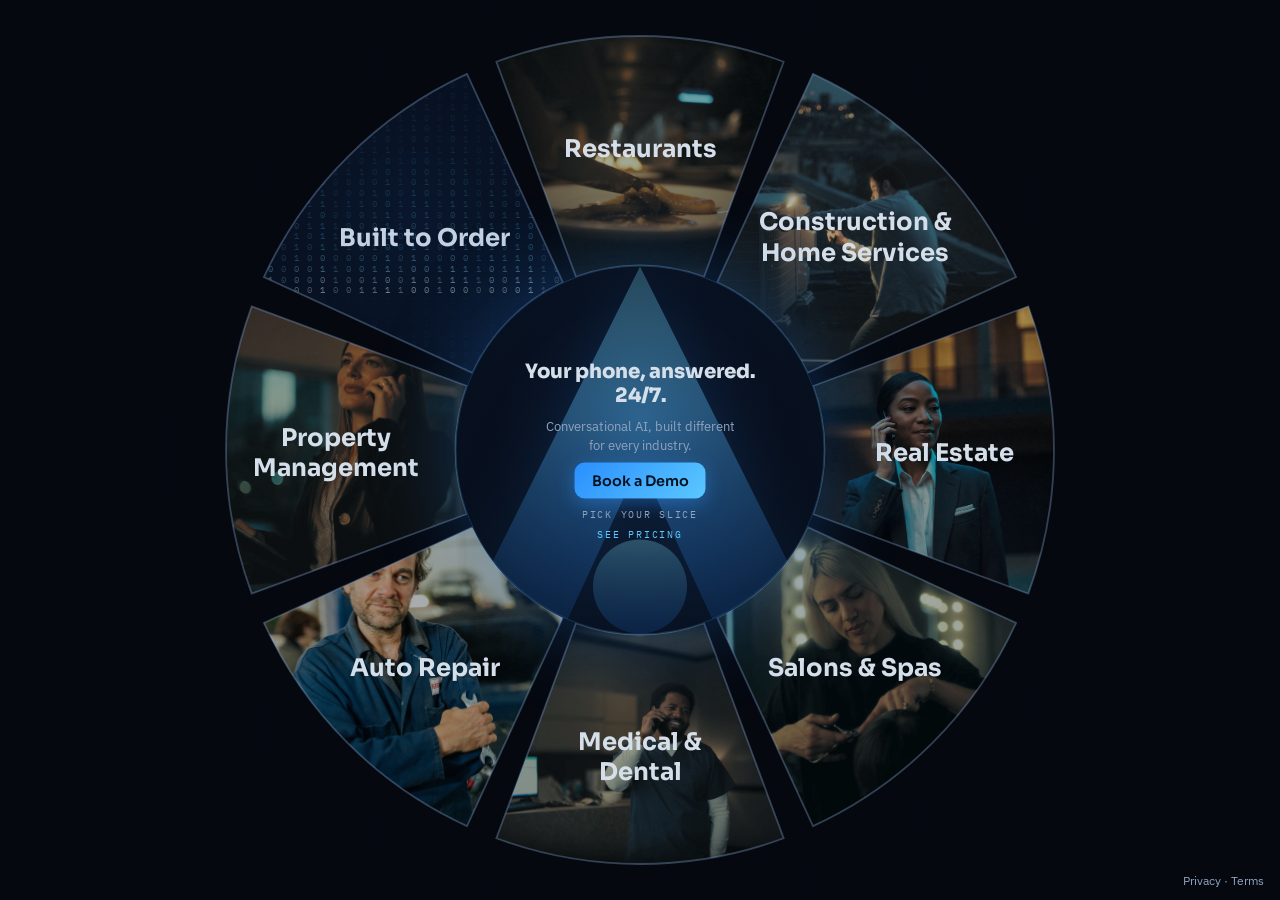
<file: index.html>
<!DOCTYPE html>
<html lang="en">
<head>
<meta charset="UTF-8">
<meta name="viewport" content="width=device-width, initial-scale=1.0">
<title>ReceptionAide · The power behind the powerhouse</title>
<meta name="description" content="ReceptionAide is the 24/7 Conversational AI front office. It answers your calls, books your jobs, and follows up while you work. Built different for every industry. Pick yours.">
<meta property="og:title" content="ReceptionAide · The power behind the powerhouse">
<meta property="og:description" content="The 24/7 Conversational AI front office. Answers your calls, books your jobs, and follows up. Built different for every industry.">
<meta property="og:type" content="website">
<meta property="og:url" content="https://receptionaide.com/">
<meta property="og:image" content="https://receptionaide.com/img/hands-smartphone-glowing-incoming-call-waveform.jpg">
<meta name="theme-color" content="#05080F">
<link rel="icon" href="data:image/svg+xml,<svg xmlns='http://www.w3.org/2000/svg' viewBox='0 0 40 40'><path d='M20 5 L34 33 H26 L20 20 L14 33 H6 Z' fill='%235BC8FF'/><circle cx='20' cy='27' r='3.4' fill='%235BC8FF'/></svg>">
<link rel="preconnect" href="https://fonts.googleapis.com">
<link rel="preconnect" href="https://fonts.gstatic.com" crossorigin>
<link href="https://fonts.googleapis.com/css2?family=Sora:wght@400;600;700;800&family=IBM+Plex+Sans:wght@400;500;600&family=IBM+Plex+Mono:wght@500;600&display=swap" rel="stylesheet">
<style>
  :root{--ink:#05080F;--panel:#0D1E36;--line:rgba(91,200,255,.16);--line-soft:rgba(120,150,190,.14);
    --cyan:#5BC8FF;--blue:#2A8FFF;--silver:#C3D1E2;--white:#D5DFEA;--muted:#90A3BE;
    --grad:linear-gradient(135deg,#2A8FFF 0%,#5BC8FF 100%)}
  *{box-sizing:border-box;margin:0;padding:0}
  body{background:var(--ink);color:var(--white);font-family:"IBM Plex Sans",system-ui,sans-serif;min-height:100vh;overflow:hidden}
  a{color:inherit;text-decoration:none}
  .tag-concept{position:fixed;top:14px;left:14px;font-family:"IBM Plex Mono",monospace;font-size:.66rem;letter-spacing:.14em;text-transform:uppercase;color:#04111f;background:var(--grad);padding:7px 12px;border-radius:999px;z-index:50}
  .grid-bg{position:fixed;inset:0;opacity:.35;background-image:linear-gradient(rgba(91,200,255,.05) 1px,transparent 1px),linear-gradient(90deg,rgba(91,200,255,.05) 1px,transparent 1px);background-size:54px 54px;mask-image:radial-gradient(circle at 50% 50%,#000,transparent 76%);pointer-events:none}
  .stage{position:fixed;inset:0}
  svg.pie{width:100%;height:100%;display:block}
  .wedge{cursor:pointer}
  .wedge .tint{fill:rgba(6,12,24,.34);transition:fill .25s}
  .wedge .outline{fill:none;stroke:rgba(120,150,190,.4);stroke-width:2;transition:stroke .25s,filter .25s}
  .wedge:hover .tint{fill:rgba(6,12,24,.08)}
  .wedge:hover .outline{stroke:var(--cyan);stroke-width:2.6;filter:drop-shadow(0 0 8px rgba(91,200,255,.55))}
  .wedge-open .w-name{fill:var(--silver)}
  .wedge-open .tint{fill:rgba(6,12,24,.5)}
  .wedge-open:hover .tint{fill:rgba(6,12,24,.22)}
  .rain{font-family:"IBM Plex Mono",monospace;font-size:10px;fill:url(#trailGrad);text-anchor:middle;animation:rainfall linear infinite;pointer-events:none}
  @keyframes rainfall{to{transform:translateY(332px)}}
  .w-name{font-family:"Sora",sans-serif;font-size:27px;font-weight:700;fill:var(--white);text-anchor:middle;pointer-events:none}
  .hub{position:fixed;top:50%;left:50%;transform:translate(-50%,-50%);z-index:10;width:clamp(320px,41vmin,460px);height:clamp(320px,41vmin,460px);border-radius:50%;background:radial-gradient(circle at 50% 38%,#0E2244,#0A1628 82%);border:1px solid var(--line);box-shadow:0 0 90px rgba(42,143,255,.3),inset 0 0 46px rgba(42,143,255,.1)}
  .hub-bg{position:absolute;inset:0;border-radius:50%;overflow:hidden}
  .hub-bg svg{position:absolute;inset:0;width:100%;height:100%;filter:drop-shadow(0 0 30px rgba(42,143,255,.35))}
  .hub-bg::after{content:"";position:absolute;inset:0;background:radial-gradient(circle at 50% 42%,rgba(5,8,15,.45),rgba(6,11,22,.8) 78%)}
  .hub-fg{position:relative;z-index:2;height:100%;width:100%;display:flex;flex-direction:column;align-items:center;justify-content:center;gap:9px;text-align:center;padding:26px 4%}
  .hub h1{font-family:"Sora",sans-serif;font-size:clamp(.98rem,2.2vmin,1.3rem);font-weight:800;line-height:1.22;white-space:nowrap}
  .hub h1 small{display:block;font-size:1em}
  .hub p{color:var(--muted);font-size:clamp(.68rem,1.5vmin,.84rem);line-height:1.4;max-width:24ch}
  .hub .btn{font-family:"Sora",sans-serif;font-weight:600;font-size:clamp(.76rem,1.6vmin,.9rem);padding:9px 17px;border-radius:10px;border:none;cursor:pointer;background:var(--grad);color:#04111f;box-shadow:0 5px 18px rgba(42,143,255,.4);white-space:nowrap}
  .hub .pick{font-family:"IBM Plex Mono",monospace;font-size:.6rem;letter-spacing:.18em;text-transform:uppercase;color:var(--muted);white-space:nowrap}
  .hub .hub-pricing{color:var(--cyan);margin-top:-2px}
  .m-head .m-pricing{font-family:"IBM Plex Mono",monospace;font-size:.68rem;letter-spacing:.16em;text-transform:uppercase;color:var(--cyan)}
  .halo{position:fixed;top:50%;left:50%;transform:translate(-50%,-50%);border:2px solid rgba(91,200,255,.5);border-radius:50%;z-index:1;box-shadow:0 0 26px rgba(91,200,255,.3),inset 0 0 18px rgba(91,200,255,.18);animation:pulse 4.5s ease-out infinite;pointer-events:none}
  @keyframes pulse{0%{width:40vmin;height:40vmin;opacity:.95}100%{width:100vmin;height:100vmin;opacity:0}}
  .halo.h2{animation-delay:2.25s}
  .m-head,.m-grid,.m-note{display:none}
  @media(max-width:700px){
    body{overflow:auto}
    .stage,.halo,.hub,.foot-note{display:none}
    .m-head{display:block;text-align:center;padding:70px 20px 22px}
    .m-head img{height:30px;filter:drop-shadow(0 0 10px rgba(91,200,255,.4))}
    .m-head h1{font-family:"Sora",sans-serif;font-size:1.35rem;font-weight:800;margin-top:14px}
    .m-head h1 span{background:var(--grad);-webkit-background-clip:text;background-clip:text;color:transparent}
    .m-head p{color:var(--muted);font-size:.82rem;margin-top:6px}
    .m-grid{display:grid;grid-template-columns:repeat(3,1fr);gap:9px;padding:0 14px;max-width:520px;margin:0 auto}
    .m-tile{position:relative;aspect-ratio:1/1;border-radius:13px;overflow:hidden;border:1px solid var(--line-soft);background-size:cover;background-position:center;display:flex;align-items:flex-end}
    .m-tile .nm{font-family:"Sora",sans-serif;font-size:.76rem;font-weight:700;line-height:1.18;padding:8px 9px}
    .m-hub{background:radial-gradient(circle at 50% 40%,#10254a,#0A1628 85%);border:1px solid var(--line);display:flex;flex-direction:column;align-items:center;justify-content:center;gap:7px;text-align:center;box-shadow:inset 0 0 26px rgba(42,143,255,.14),0 0 22px rgba(42,143,255,.18)}
    .m-hub{position:relative;overflow:hidden}
    .m-hub .mark{position:absolute;inset:0;width:100%;height:100%;filter:drop-shadow(0 0 14px rgba(42,143,255,.4))}
    .m-hub::after{content:"";position:absolute;inset:0;background:radial-gradient(circle at 50% 45%,rgba(5,8,15,.35),rgba(6,11,22,.72) 82%)}
    .m-hub .b{position:relative;z-index:2}
    .m-other{background:var(--panel);display:flex;align-items:center;justify-content:center;text-align:center;padding:10px}
    .m-other .nm{color:var(--silver);padding:0}
    .m-hub .b{font-family:"Sora",sans-serif;font-weight:600;font-size:.64rem;padding:6px 10px;border-radius:8px;border:none;cursor:pointer;background:var(--grad);color:#04111f;white-space:nowrap}
    .m-note{display:block;text-align:center;color:var(--muted);font-size:.8rem;padding:18px 20px 40px}
    .m-note a{color:var(--cyan)}
  }
</style>
</head>
<body>
<div class="halo"></div><div class="halo h2"></div>

<div class="grid-bg"></div>
<div class="stage">
<svg class="pie" viewBox="0 0 1000 1000" preserveAspectRatio="xMidYMid meet" aria-hidden="false">
  <defs>
    <clipPath id="w0"><path d="M 428.9 307.7 L 340.4 68.6 A 460 460 0 0 1 659.6 68.6 L 571.1 307.7 A 205 205 0 0 0 428.9 307.7 Z"/></clipPath>
<clipPath id="w1"><path d="M 585.7 313.8 L 692.2 82.1 A 460 460 0 0 1 917.9 307.8 L 686.2 414.3 A 205 205 0 0 0 585.7 313.8 Z"/></clipPath>
<clipPath id="w2"><path d="M 692.3 428.9 L 931.4 340.4 A 460 460 0 0 1 931.4 659.6 L 692.3 571.1 A 205 205 0 0 0 692.3 428.9 Z"/></clipPath>
<clipPath id="w3"><path d="M 686.2 585.7 L 917.9 692.2 A 460 460 0 0 1 692.2 917.9 L 585.7 686.2 A 205 205 0 0 0 686.2 585.7 Z"/></clipPath>
<clipPath id="w4"><path d="M 571.1 692.3 L 659.6 931.4 A 460 460 0 0 1 340.4 931.4 L 428.9 692.3 A 205 205 0 0 0 571.1 692.3 Z"/></clipPath>
<clipPath id="w5"><path d="M 414.3 686.2 L 307.8 917.9 A 460 460 0 0 1 82.1 692.2 L 313.8 585.7 A 205 205 0 0 0 414.3 686.2 Z"/></clipPath>
<clipPath id="w6"><path d="M 307.7 571.1 L 68.6 659.6 A 460 460 0 0 1 68.6 340.4 L 307.7 428.9 A 205 205 0 0 0 307.7 571.1 Z"/></clipPath>
<clipPath id="w7"><path d="M 313.8 414.3 L 82.1 307.8 A 460 460 0 0 1 307.8 82.1 L 414.3 313.8 A 205 205 0 0 0 313.8 414.3 Z"/></clipPath>
<linearGradient id="trailGrad" gradientUnits="userSpaceOnUse" x1="0" y1="0" x2="0" y2="332" spreadMethod="repeat"><stop offset="0" stop-color="#5BC8FF" stop-opacity=".04"/><stop offset=".5" stop-color="#5BC8FF" stop-opacity=".22"/><stop offset=".84" stop-color="#5BC8FF" stop-opacity=".6"/><stop offset=".955" stop-color="#B9EBFF" stop-opacity=".95"/><stop offset=".985" stop-color="#F4FDFF" stop-opacity="1"/><stop offset="1" stop-color="#5BC8FF" stop-opacity=".04"/></linearGradient>
    <radialGradient id="panelGrad" cx="50%" cy="50%" r="75%">
      <stop offset="0%" stop-color="#0D2140"/>
      <stop offset="100%" stop-color="#07101F"/>
    </radialGradient>
  </defs>
  <a class="wedge" href="/restaurants/" aria-label="Restaurants">
    <image href="/img/restaurant-chef-plating-evening-service.jpg" x="340" y="40" width="319" height="268" preserveAspectRatio="xMidYMid slice" clip-path="url(#w0)"/>
    <path class="tint" d="M 428.9 307.7 L 340.4 68.6 A 460 460 0 0 1 659.6 68.6 L 571.1 307.7 A 205 205 0 0 0 428.9 307.7 Z"/>
    <path class="outline" d="M 428.9 307.7 L 340.4 68.6 A 460 460 0 0 1 659.6 68.6 L 571.1 307.7 A 205 205 0 0 0 428.9 307.7 Z"/>
    <text class="w-name" x="500" y="174"><tspan x="500" dy="0">Restaurants</tspan></text>
  </a>
  <a class="wedge" href="/hvac/" aria-label="Construction and">
    <image href="/img/hvac-tech-rooftop-condenser-wrench-dusk.jpg" x="586" y="82" width="332" height="332" preserveAspectRatio="xMidYMid slice" clip-path="url(#w1)"/>
    <path class="tint" d="M 585.7 313.8 L 692.2 82.1 A 460 460 0 0 1 917.9 307.8 L 686.2 414.3 A 205 205 0 0 0 585.7 313.8 Z"/>
    <path class="outline" d="M 585.7 313.8 L 692.2 82.1 A 460 460 0 0 1 917.9 307.8 L 686.2 414.3 A 205 205 0 0 0 585.7 313.8 Z"/>
    <text class="w-name" x="739" y="256"><tspan x="739" dy="0">Construction &amp;</tspan><tspan x="739" dy="34">Home Services</tspan></text>
  </a>
  <a class="wedge" href="/real-estate/" aria-label="Real Estate">
    <image href="/img/real-estate-agent-modern-home-dusk-phone-call.jpg" x="692" y="340" width="268" height="319" preserveAspectRatio="xMidYMid slice" clip-path="url(#w2)"/>
    <path class="tint" d="M 692.3 428.9 L 931.4 340.4 A 460 460 0 0 1 931.4 659.6 L 692.3 571.1 A 205 205 0 0 0 692.3 428.9 Z"/>
    <path class="outline" d="M 692.3 428.9 L 931.4 340.4 A 460 460 0 0 1 931.4 659.6 L 692.3 571.1 A 205 205 0 0 0 692.3 428.9 Z"/>
    <text class="w-name" x="838" y="512"><tspan x="838" dy="0">Real Estate</tspan></text>
  </a>
  <a class="wedge" href="/salons/" aria-label="Salons and Spas">
    <image href="/img/salon-stylist-cutting-hair-warm-light.jpg" x="586" y="586" width="332" height="332" preserveAspectRatio="xMidYMid slice" clip-path="url(#w3)"/>
    <path class="tint" d="M 686.2 585.7 L 917.9 692.2 A 460 460 0 0 1 692.2 917.9 L 585.7 686.2 A 205 205 0 0 0 686.2 585.7 Z"/>
    <path class="outline" d="M 686.2 585.7 L 917.9 692.2 A 460 460 0 0 1 692.2 917.9 L 585.7 686.2 A 205 205 0 0 0 686.2 585.7 Z"/>
    <text class="w-name" x="739" y="751"><tspan x="739" dy="0">Salons &amp; Spas</tspan></text>
  </a>
  <a class="wedge" href="/medical-dental/" aria-label="Medical and">
    <image href="/img/dental-office-front-desk-evening-phone-call.jpg" x="340" y="692" width="319" height="268" preserveAspectRatio="xMidYMid slice" clip-path="url(#w4)"/>
    <path class="tint" d="M 571.1 692.3 L 659.6 931.4 A 460 460 0 0 1 340.4 931.4 L 428.9 692.3 A 205 205 0 0 0 571.1 692.3 Z"/>
    <path class="outline" d="M 571.1 692.3 L 659.6 931.4 A 460 460 0 0 1 340.4 931.4 L 428.9 692.3 A 205 205 0 0 0 571.1 692.3 Z"/>
    <text class="w-name" x="500" y="833"><tspan x="500" dy="0">Medical &amp;</tspan><tspan x="500" dy="34">Dental</tspan></text>
  </a>
  <a class="wedge" href="/auto-repair/" aria-label="Auto Repair">
    <image href="/img/auto-mechanic-shop-bay-wrench-cars-on-lifts.jpg" x="82" y="586" width="332" height="332" preserveAspectRatio="xMidYMid slice" clip-path="url(#w5)"/>
    <path class="tint" d="M 414.3 686.2 L 307.8 917.9 A 460 460 0 0 1 82.1 692.2 L 313.8 585.7 A 205 205 0 0 0 414.3 686.2 Z"/>
    <path class="outline" d="M 414.3 686.2 L 307.8 917.9 A 460 460 0 0 1 82.1 692.2 L 313.8 585.7 A 205 205 0 0 0 414.3 686.2 Z"/>
    <text class="w-name" x="261" y="751"><tspan x="261" dy="0">Auto Repair</tspan></text>
  </a>
  <a class="wedge" href="/property-management/" aria-label="Property">
    <image href="/img/property-manager-apartment-lobby-phone-call.jpg" x="40" y="340" width="268" height="319" preserveAspectRatio="xMidYMid slice" clip-path="url(#w6)"/>
    <path class="tint" d="M 307.7 571.1 L 68.6 659.6 A 460 460 0 0 1 68.6 340.4 L 307.7 428.9 A 205 205 0 0 0 307.7 571.1 Z"/>
    <path class="outline" d="M 307.7 571.1 L 68.6 659.6 A 460 460 0 0 1 68.6 340.4 L 307.7 428.9 A 205 205 0 0 0 307.7 571.1 Z"/>
    <text class="w-name" x="162" y="495"><tspan x="162" dy="0">Property</tspan><tspan x="162" dy="34">Management</tspan></text>
  </a>
  <a class="wedge wedge-open" href="#" onclick="book();return false" aria-label="Built to Order">
    <path d="M 313.8 414.3 L 82.1 307.8 A 460 460 0 0 1 307.8 82.1 L 414.3 313.8 A 205 205 0 0 0 313.8 414.3 Z" fill="url(#panelGrad)"/><g clip-path="url(#w7)"><text class="rain" y="-250" style="animation-duration:6.6s;animation-delay:-1.0s;opacity:0.81"><tspan x="89.3" dy="12">0</tspan><tspan x="89.3" dy="12">0</tspan><tspan x="89.3" dy="12">1</tspan><tspan x="89.3" dy="12">0</tspan><tspan x="89.3" dy="12">0</tspan><tspan x="89.3" dy="12">0</tspan><tspan x="89.3" dy="12">0</tspan><tspan x="89.3" dy="12">1</tspan><tspan x="89.3" dy="12">1</tspan><tspan x="89.3" dy="12">0</tspan><tspan x="89.3" dy="12">0</tspan><tspan x="89.3" dy="12">0</tspan><tspan x="89.3" dy="12">1</tspan><tspan x="89.3" dy="12">0</tspan><tspan x="89.3" dy="12">0</tspan><tspan x="89.3" dy="12">0</tspan><tspan x="89.3" dy="12">0</tspan><tspan x="89.3" dy="12">1</tspan><tspan x="89.3" dy="12">0</tspan><tspan x="89.3" dy="12">0</tspan><tspan x="89.3" dy="12">0</tspan><tspan x="89.3" dy="12">0</tspan><tspan x="89.3" dy="12">1</tspan><tspan x="89.3" dy="12">1</tspan><tspan x="89.3" dy="12">0</tspan><tspan x="89.3" dy="12">0</tspan><tspan x="89.3" dy="12">1</tspan><tspan x="89.3" dy="12">0</tspan><tspan x="89.3" dy="12">0</tspan><tspan x="89.3" dy="12">0</tspan><tspan x="89.3" dy="12">1</tspan><tspan x="89.3" dy="12">0</tspan><tspan x="89.3" dy="12">0</tspan><tspan x="89.3" dy="12">0</tspan><tspan x="89.3" dy="12">0</tspan><tspan x="89.3" dy="12">1</tspan><tspan x="89.3" dy="12">1</tspan><tspan x="89.3" dy="12">1</tspan><tspan x="89.3" dy="12">1</tspan><tspan x="89.3" dy="12">1</tspan><tspan x="89.3" dy="12">1</tspan><tspan x="89.3" dy="12">1</tspan><tspan x="89.3" dy="12">0</tspan><tspan x="89.3" dy="12">0</tspan><tspan x="89.3" dy="12">0</tspan><tspan x="89.3" dy="12">0</tspan><tspan x="89.3" dy="12">1</tspan><tspan x="89.3" dy="12">1</tspan><tspan x="89.3" dy="12">1</tspan><tspan x="89.3" dy="12">1</tspan><tspan x="89.3" dy="12">1</tspan><tspan x="89.3" dy="12">0</tspan><tspan x="89.3" dy="12">0</tspan><tspan x="89.3" dy="12">1</tspan><tspan x="89.3" dy="12">0</tspan><tspan x="89.3" dy="12">1</tspan><tspan x="89.3" dy="12">0</tspan><tspan x="89.3" dy="12">1</tspan></text><text class="rain" y="-250" style="animation-duration:7.2s;animation-delay:-7.0s;opacity:0.49"><tspan x="103.8" dy="12">1</tspan><tspan x="103.8" dy="12">1</tspan><tspan x="103.8" dy="12">1</tspan><tspan x="103.8" dy="12">1</tspan><tspan x="103.8" dy="12">1</tspan><tspan x="103.8" dy="12">0</tspan><tspan x="103.8" dy="12">0</tspan><tspan x="103.8" dy="12">1</tspan><tspan x="103.8" dy="12">1</tspan><tspan x="103.8" dy="12">0</tspan><tspan x="103.8" dy="12">0</tspan><tspan x="103.8" dy="12">1</tspan><tspan x="103.8" dy="12">1</tspan><tspan x="103.8" dy="12">1</tspan><tspan x="103.8" dy="12">1</tspan><tspan x="103.8" dy="12">1</tspan><tspan x="103.8" dy="12">0</tspan><tspan x="103.8" dy="12">1</tspan><tspan x="103.8" dy="12">1</tspan><tspan x="103.8" dy="12">0</tspan><tspan x="103.8" dy="12">0</tspan><tspan x="103.8" dy="12">1</tspan><tspan x="103.8" dy="12">0</tspan><tspan x="103.8" dy="12">0</tspan><tspan x="103.8" dy="12">1</tspan><tspan x="103.8" dy="12">0</tspan><tspan x="103.8" dy="12">0</tspan><tspan x="103.8" dy="12">1</tspan><tspan x="103.8" dy="12">1</tspan><tspan x="103.8" dy="12">1</tspan><tspan x="103.8" dy="12">0</tspan><tspan x="103.8" dy="12">0</tspan><tspan x="103.8" dy="12">1</tspan><tspan x="103.8" dy="12">1</tspan><tspan x="103.8" dy="12">1</tspan><tspan x="103.8" dy="12">0</tspan><tspan x="103.8" dy="12">1</tspan><tspan x="103.8" dy="12">1</tspan><tspan x="103.8" dy="12">1</tspan><tspan x="103.8" dy="12">1</tspan><tspan x="103.8" dy="12">1</tspan><tspan x="103.8" dy="12">0</tspan><tspan x="103.8" dy="12">0</tspan><tspan x="103.8" dy="12">0</tspan><tspan x="103.8" dy="12">0</tspan><tspan x="103.8" dy="12">0</tspan><tspan x="103.8" dy="12">0</tspan><tspan x="103.8" dy="12">0</tspan><tspan x="103.8" dy="12">0</tspan><tspan x="103.8" dy="12">1</tspan><tspan x="103.8" dy="12">0</tspan><tspan x="103.8" dy="12">1</tspan><tspan x="103.8" dy="12">1</tspan><tspan x="103.8" dy="12">0</tspan><tspan x="103.8" dy="12">0</tspan><tspan x="103.8" dy="12">1</tspan><tspan x="103.8" dy="12">1</tspan><tspan x="103.8" dy="12">1</tspan></text><text class="rain" y="-250" style="animation-duration:10.7s;animation-delay:-7.4s;opacity:0.73"><tspan x="118.2" dy="12">0</tspan><tspan x="118.2" dy="12">1</tspan><tspan x="118.2" dy="12">1</tspan><tspan x="118.2" dy="12">1</tspan><tspan x="118.2" dy="12">1</tspan><tspan x="118.2" dy="12">1</tspan><tspan x="118.2" dy="12">0</tspan><tspan x="118.2" dy="12">1</tspan><tspan x="118.2" dy="12">1</tspan><tspan x="118.2" dy="12">0</tspan><tspan x="118.2" dy="12">0</tspan><tspan x="118.2" dy="12">0</tspan><tspan x="118.2" dy="12">0</tspan><tspan x="118.2" dy="12">1</tspan><tspan x="118.2" dy="12">0</tspan><tspan x="118.2" dy="12">0</tspan><tspan x="118.2" dy="12">1</tspan><tspan x="118.2" dy="12">0</tspan><tspan x="118.2" dy="12">0</tspan><tspan x="118.2" dy="12">0</tspan><tspan x="118.2" dy="12">0</tspan><tspan x="118.2" dy="12">0</tspan><tspan x="118.2" dy="12">1</tspan><tspan x="118.2" dy="12">0</tspan><tspan x="118.2" dy="12">0</tspan><tspan x="118.2" dy="12">0</tspan><tspan x="118.2" dy="12">1</tspan><tspan x="118.2" dy="12">0</tspan><tspan x="118.2" dy="12">1</tspan><tspan x="118.2" dy="12">1</tspan><tspan x="118.2" dy="12">1</tspan><tspan x="118.2" dy="12">1</tspan><tspan x="118.2" dy="12">0</tspan><tspan x="118.2" dy="12">0</tspan><tspan x="118.2" dy="12">1</tspan><tspan x="118.2" dy="12">1</tspan><tspan x="118.2" dy="12">1</tspan><tspan x="118.2" dy="12">1</tspan><tspan x="118.2" dy="12">1</tspan><tspan x="118.2" dy="12">0</tspan><tspan x="118.2" dy="12">0</tspan><tspan x="118.2" dy="12">0</tspan><tspan x="118.2" dy="12">1</tspan><tspan x="118.2" dy="12">1</tspan><tspan x="118.2" dy="12">1</tspan><tspan x="118.2" dy="12">0</tspan><tspan x="118.2" dy="12">0</tspan><tspan x="118.2" dy="12">0</tspan><tspan x="118.2" dy="12">1</tspan><tspan x="118.2" dy="12">0</tspan><tspan x="118.2" dy="12">0</tspan><tspan x="118.2" dy="12">1</tspan><tspan x="118.2" dy="12">0</tspan><tspan x="118.2" dy="12">1</tspan><tspan x="118.2" dy="12">1</tspan><tspan x="118.2" dy="12">0</tspan><tspan x="118.2" dy="12">1</tspan><tspan x="118.2" dy="12">0</tspan></text><text class="rain" y="-250" style="animation-duration:8.0s;animation-delay:-6.2s;opacity:0.63"><tspan x="132.6" dy="12">0</tspan><tspan x="132.6" dy="12">0</tspan><tspan x="132.6" dy="12">0</tspan><tspan x="132.6" dy="12">1</tspan><tspan x="132.6" dy="12">0</tspan><tspan x="132.6" dy="12">0</tspan><tspan x="132.6" dy="12">1</tspan><tspan x="132.6" dy="12">1</tspan><tspan x="132.6" dy="12">0</tspan><tspan x="132.6" dy="12">0</tspan><tspan x="132.6" dy="12">1</tspan><tspan x="132.6" dy="12">1</tspan><tspan x="132.6" dy="12">1</tspan><tspan x="132.6" dy="12">0</tspan><tspan x="132.6" dy="12">1</tspan><tspan x="132.6" dy="12">1</tspan><tspan x="132.6" dy="12">1</tspan><tspan x="132.6" dy="12">1</tspan><tspan x="132.6" dy="12">0</tspan><tspan x="132.6" dy="12">0</tspan><tspan x="132.6" dy="12">0</tspan><tspan x="132.6" dy="12">0</tspan><tspan x="132.6" dy="12">1</tspan><tspan x="132.6" dy="12">0</tspan><tspan x="132.6" dy="12">1</tspan><tspan x="132.6" dy="12">0</tspan><tspan x="132.6" dy="12">1</tspan><tspan x="132.6" dy="12">0</tspan><tspan x="132.6" dy="12">1</tspan><tspan x="132.6" dy="12">1</tspan><tspan x="132.6" dy="12">0</tspan><tspan x="132.6" dy="12">0</tspan><tspan x="132.6" dy="12">1</tspan><tspan x="132.6" dy="12">0</tspan><tspan x="132.6" dy="12">1</tspan><tspan x="132.6" dy="12">0</tspan><tspan x="132.6" dy="12">1</tspan><tspan x="132.6" dy="12">1</tspan><tspan x="132.6" dy="12">0</tspan><tspan x="132.6" dy="12">1</tspan><tspan x="132.6" dy="12">1</tspan><tspan x="132.6" dy="12">1</tspan><tspan x="132.6" dy="12">0</tspan><tspan x="132.6" dy="12">0</tspan><tspan x="132.6" dy="12">0</tspan><tspan x="132.6" dy="12">0</tspan><tspan x="132.6" dy="12">0</tspan><tspan x="132.6" dy="12">0</tspan><tspan x="132.6" dy="12">1</tspan><tspan x="132.6" dy="12">0</tspan><tspan x="132.6" dy="12">1</tspan><tspan x="132.6" dy="12">1</tspan><tspan x="132.6" dy="12">0</tspan><tspan x="132.6" dy="12">0</tspan><tspan x="132.6" dy="12">0</tspan><tspan x="132.6" dy="12">0</tspan><tspan x="132.6" dy="12">0</tspan><tspan x="132.6" dy="12">0</tspan></text><text class="rain" y="-250" style="animation-duration:7.3s;animation-delay:-6.4s;opacity:0.90"><tspan x="147.1" dy="12">0</tspan><tspan x="147.1" dy="12">0</tspan><tspan x="147.1" dy="12">1</tspan><tspan x="147.1" dy="12">0</tspan><tspan x="147.1" dy="12">1</tspan><tspan x="147.1" dy="12">0</tspan><tspan x="147.1" dy="12">1</tspan><tspan x="147.1" dy="12">1</tspan><tspan x="147.1" dy="12">1</tspan><tspan x="147.1" dy="12">0</tspan><tspan x="147.1" dy="12">0</tspan><tspan x="147.1" dy="12">1</tspan><tspan x="147.1" dy="12">1</tspan><tspan x="147.1" dy="12">1</tspan><tspan x="147.1" dy="12">0</tspan><tspan x="147.1" dy="12">0</tspan><tspan x="147.1" dy="12">0</tspan><tspan x="147.1" dy="12">1</tspan><tspan x="147.1" dy="12">0</tspan><tspan x="147.1" dy="12">0</tspan><tspan x="147.1" dy="12">0</tspan><tspan x="147.1" dy="12">0</tspan><tspan x="147.1" dy="12">0</tspan><tspan x="147.1" dy="12">1</tspan><tspan x="147.1" dy="12">0</tspan><tspan x="147.1" dy="12">0</tspan><tspan x="147.1" dy="12">1</tspan><tspan x="147.1" dy="12">1</tspan><tspan x="147.1" dy="12">0</tspan><tspan x="147.1" dy="12">0</tspan><tspan x="147.1" dy="12">0</tspan><tspan x="147.1" dy="12">0</tspan><tspan x="147.1" dy="12">1</tspan><tspan x="147.1" dy="12">0</tspan><tspan x="147.1" dy="12">0</tspan><tspan x="147.1" dy="12">1</tspan><tspan x="147.1" dy="12">0</tspan><tspan x="147.1" dy="12">0</tspan><tspan x="147.1" dy="12">1</tspan><tspan x="147.1" dy="12">1</tspan><tspan x="147.1" dy="12">0</tspan><tspan x="147.1" dy="12">1</tspan><tspan x="147.1" dy="12">1</tspan><tspan x="147.1" dy="12">1</tspan><tspan x="147.1" dy="12">0</tspan><tspan x="147.1" dy="12">1</tspan><tspan x="147.1" dy="12">0</tspan><tspan x="147.1" dy="12">1</tspan><tspan x="147.1" dy="12">0</tspan><tspan x="147.1" dy="12">1</tspan><tspan x="147.1" dy="12">0</tspan><tspan x="147.1" dy="12">1</tspan><tspan x="147.1" dy="12">1</tspan><tspan x="147.1" dy="12">1</tspan><tspan x="147.1" dy="12">0</tspan><tspan x="147.1" dy="12">0</tspan><tspan x="147.1" dy="12">1</tspan><tspan x="147.1" dy="12">0</tspan></text><text class="rain" y="-250" style="animation-duration:5.9s;animation-delay:-1.8s;opacity:0.52"><tspan x="161.5" dy="12">0</tspan><tspan x="161.5" dy="12">1</tspan><tspan x="161.5" dy="12">0</tspan><tspan x="161.5" dy="12">1</tspan><tspan x="161.5" dy="12">0</tspan><tspan x="161.5" dy="12">1</tspan><tspan x="161.5" dy="12">0</tspan><tspan x="161.5" dy="12">0</tspan><tspan x="161.5" dy="12">1</tspan><tspan x="161.5" dy="12">1</tspan><tspan x="161.5" dy="12">0</tspan><tspan x="161.5" dy="12">0</tspan><tspan x="161.5" dy="12">0</tspan><tspan x="161.5" dy="12">1</tspan><tspan x="161.5" dy="12">1</tspan><tspan x="161.5" dy="12">1</tspan><tspan x="161.5" dy="12">1</tspan><tspan x="161.5" dy="12">0</tspan><tspan x="161.5" dy="12">1</tspan><tspan x="161.5" dy="12">1</tspan><tspan x="161.5" dy="12">0</tspan><tspan x="161.5" dy="12">1</tspan><tspan x="161.5" dy="12">0</tspan><tspan x="161.5" dy="12">1</tspan><tspan x="161.5" dy="12">1</tspan><tspan x="161.5" dy="12">1</tspan><tspan x="161.5" dy="12">0</tspan><tspan x="161.5" dy="12">1</tspan><tspan x="161.5" dy="12">1</tspan><tspan x="161.5" dy="12">1</tspan><tspan x="161.5" dy="12">0</tspan><tspan x="161.5" dy="12">0</tspan><tspan x="161.5" dy="12">0</tspan><tspan x="161.5" dy="12">0</tspan><tspan x="161.5" dy="12">0</tspan><tspan x="161.5" dy="12">1</tspan><tspan x="161.5" dy="12">1</tspan><tspan x="161.5" dy="12">0</tspan><tspan x="161.5" dy="12">0</tspan><tspan x="161.5" dy="12">1</tspan><tspan x="161.5" dy="12">0</tspan><tspan x="161.5" dy="12">1</tspan><tspan x="161.5" dy="12">1</tspan><tspan x="161.5" dy="12">1</tspan><tspan x="161.5" dy="12">0</tspan><tspan x="161.5" dy="12">1</tspan><tspan x="161.5" dy="12">1</tspan><tspan x="161.5" dy="12">0</tspan><tspan x="161.5" dy="12">1</tspan><tspan x="161.5" dy="12">0</tspan><tspan x="161.5" dy="12">0</tspan><tspan x="161.5" dy="12">1</tspan><tspan x="161.5" dy="12">0</tspan><tspan x="161.5" dy="12">1</tspan><tspan x="161.5" dy="12">0</tspan><tspan x="161.5" dy="12">0</tspan><tspan x="161.5" dy="12">1</tspan><tspan x="161.5" dy="12">0</tspan></text><text class="rain" y="-250" style="animation-duration:8.5s;animation-delay:-1.9s;opacity:0.60"><tspan x="176.0" dy="12">0</tspan><tspan x="176.0" dy="12">1</tspan><tspan x="176.0" dy="12">0</tspan><tspan x="176.0" dy="12">1</tspan><tspan x="176.0" dy="12">1</tspan><tspan x="176.0" dy="12">1</tspan><tspan x="176.0" dy="12">0</tspan><tspan x="176.0" dy="12">0</tspan><tspan x="176.0" dy="12">0</tspan><tspan x="176.0" dy="12">0</tspan><tspan x="176.0" dy="12">0</tspan><tspan x="176.0" dy="12">1</tspan><tspan x="176.0" dy="12">0</tspan><tspan x="176.0" dy="12">0</tspan><tspan x="176.0" dy="12">0</tspan><tspan x="176.0" dy="12">1</tspan><tspan x="176.0" dy="12">1</tspan><tspan x="176.0" dy="12">0</tspan><tspan x="176.0" dy="12">1</tspan><tspan x="176.0" dy="12">1</tspan><tspan x="176.0" dy="12">0</tspan><tspan x="176.0" dy="12">1</tspan><tspan x="176.0" dy="12">1</tspan><tspan x="176.0" dy="12">0</tspan><tspan x="176.0" dy="12">1</tspan><tspan x="176.0" dy="12">0</tspan><tspan x="176.0" dy="12">0</tspan><tspan x="176.0" dy="12">0</tspan><tspan x="176.0" dy="12">0</tspan><tspan x="176.0" dy="12">1</tspan><tspan x="176.0" dy="12">0</tspan><tspan x="176.0" dy="12">1</tspan><tspan x="176.0" dy="12">0</tspan><tspan x="176.0" dy="12">1</tspan><tspan x="176.0" dy="12">1</tspan><tspan x="176.0" dy="12">1</tspan><tspan x="176.0" dy="12">1</tspan><tspan x="176.0" dy="12">0</tspan><tspan x="176.0" dy="12">0</tspan><tspan x="176.0" dy="12">1</tspan><tspan x="176.0" dy="12">0</tspan><tspan x="176.0" dy="12">0</tspan><tspan x="176.0" dy="12">1</tspan><tspan x="176.0" dy="12">1</tspan><tspan x="176.0" dy="12">0</tspan><tspan x="176.0" dy="12">0</tspan><tspan x="176.0" dy="12">0</tspan><tspan x="176.0" dy="12">0</tspan><tspan x="176.0" dy="12">1</tspan><tspan x="176.0" dy="12">1</tspan><tspan x="176.0" dy="12">0</tspan><tspan x="176.0" dy="12">0</tspan><tspan x="176.0" dy="12">0</tspan><tspan x="176.0" dy="12">1</tspan><tspan x="176.0" dy="12">1</tspan><tspan x="176.0" dy="12">0</tspan><tspan x="176.0" dy="12">1</tspan><tspan x="176.0" dy="12">0</tspan></text><text class="rain" y="-250" style="animation-duration:7.5s;animation-delay:-1.2s;opacity:0.70"><tspan x="190.4" dy="12">1</tspan><tspan x="190.4" dy="12">1</tspan><tspan x="190.4" dy="12">1</tspan><tspan x="190.4" dy="12">1</tspan><tspan x="190.4" dy="12">0</tspan><tspan x="190.4" dy="12">0</tspan><tspan x="190.4" dy="12">1</tspan><tspan x="190.4" dy="12">0</tspan><tspan x="190.4" dy="12">1</tspan><tspan x="190.4" dy="12">0</tspan><tspan x="190.4" dy="12">0</tspan><tspan x="190.4" dy="12">1</tspan><tspan x="190.4" dy="12">1</tspan><tspan x="190.4" dy="12">0</tspan><tspan x="190.4" dy="12">1</tspan><tspan x="190.4" dy="12">1</tspan><tspan x="190.4" dy="12">0</tspan><tspan x="190.4" dy="12">0</tspan><tspan x="190.4" dy="12">0</tspan><tspan x="190.4" dy="12">0</tspan><tspan x="190.4" dy="12">1</tspan><tspan x="190.4" dy="12">0</tspan><tspan x="190.4" dy="12">0</tspan><tspan x="190.4" dy="12">1</tspan><tspan x="190.4" dy="12">0</tspan><tspan x="190.4" dy="12">1</tspan><tspan x="190.4" dy="12">0</tspan><tspan x="190.4" dy="12">1</tspan><tspan x="190.4" dy="12">1</tspan><tspan x="190.4" dy="12">0</tspan><tspan x="190.4" dy="12">0</tspan><tspan x="190.4" dy="12">0</tspan><tspan x="190.4" dy="12">1</tspan><tspan x="190.4" dy="12">1</tspan><tspan x="190.4" dy="12">1</tspan><tspan x="190.4" dy="12">0</tspan><tspan x="190.4" dy="12">1</tspan><tspan x="190.4" dy="12">0</tspan><tspan x="190.4" dy="12">0</tspan><tspan x="190.4" dy="12">1</tspan><tspan x="190.4" dy="12">0</tspan><tspan x="190.4" dy="12">0</tspan><tspan x="190.4" dy="12">0</tspan><tspan x="190.4" dy="12">0</tspan><tspan x="190.4" dy="12">0</tspan><tspan x="190.4" dy="12">0</tspan><tspan x="190.4" dy="12">0</tspan><tspan x="190.4" dy="12">1</tspan><tspan x="190.4" dy="12">0</tspan><tspan x="190.4" dy="12">1</tspan><tspan x="190.4" dy="12">1</tspan><tspan x="190.4" dy="12">0</tspan><tspan x="190.4" dy="12">0</tspan><tspan x="190.4" dy="12">0</tspan><tspan x="190.4" dy="12">1</tspan><tspan x="190.4" dy="12">1</tspan><tspan x="190.4" dy="12">0</tspan><tspan x="190.4" dy="12">1</tspan></text><text class="rain" y="-250" style="animation-duration:9.7s;animation-delay:-7.2s;opacity:0.73"><tspan x="204.9" dy="12">0</tspan><tspan x="204.9" dy="12">0</tspan><tspan x="204.9" dy="12">1</tspan><tspan x="204.9" dy="12">1</tspan><tspan x="204.9" dy="12">0</tspan><tspan x="204.9" dy="12">1</tspan><tspan x="204.9" dy="12">0</tspan><tspan x="204.9" dy="12">0</tspan><tspan x="204.9" dy="12">0</tspan><tspan x="204.9" dy="12">1</tspan><tspan x="204.9" dy="12">1</tspan><tspan x="204.9" dy="12">1</tspan><tspan x="204.9" dy="12">0</tspan><tspan x="204.9" dy="12">1</tspan><tspan x="204.9" dy="12">1</tspan><tspan x="204.9" dy="12">0</tspan><tspan x="204.9" dy="12">0</tspan><tspan x="204.9" dy="12">0</tspan><tspan x="204.9" dy="12">0</tspan><tspan x="204.9" dy="12">1</tspan><tspan x="204.9" dy="12">1</tspan><tspan x="204.9" dy="12">1</tspan><tspan x="204.9" dy="12">0</tspan><tspan x="204.9" dy="12">0</tspan><tspan x="204.9" dy="12">1</tspan><tspan x="204.9" dy="12">0</tspan><tspan x="204.9" dy="12">1</tspan><tspan x="204.9" dy="12">1</tspan><tspan x="204.9" dy="12">0</tspan><tspan x="204.9" dy="12">0</tspan><tspan x="204.9" dy="12">1</tspan><tspan x="204.9" dy="12">1</tspan><tspan x="204.9" dy="12">1</tspan><tspan x="204.9" dy="12">1</tspan><tspan x="204.9" dy="12">1</tspan><tspan x="204.9" dy="12">1</tspan><tspan x="204.9" dy="12">0</tspan><tspan x="204.9" dy="12">0</tspan><tspan x="204.9" dy="12">1</tspan><tspan x="204.9" dy="12">0</tspan><tspan x="204.9" dy="12">1</tspan><tspan x="204.9" dy="12">0</tspan><tspan x="204.9" dy="12">1</tspan><tspan x="204.9" dy="12">1</tspan><tspan x="204.9" dy="12">0</tspan><tspan x="204.9" dy="12">1</tspan><tspan x="204.9" dy="12">1</tspan><tspan x="204.9" dy="12">1</tspan><tspan x="204.9" dy="12">0</tspan><tspan x="204.9" dy="12">0</tspan><tspan x="204.9" dy="12">0</tspan><tspan x="204.9" dy="12">0</tspan><tspan x="204.9" dy="12">0</tspan><tspan x="204.9" dy="12">1</tspan><tspan x="204.9" dy="12">1</tspan><tspan x="204.9" dy="12">0</tspan><tspan x="204.9" dy="12">1</tspan><tspan x="204.9" dy="12">0</tspan></text><text class="rain" y="-250" style="animation-duration:9.1s;animation-delay:-2.1s;opacity:0.94"><tspan x="219.3" dy="12">1</tspan><tspan x="219.3" dy="12">1</tspan><tspan x="219.3" dy="12">0</tspan><tspan x="219.3" dy="12">0</tspan><tspan x="219.3" dy="12">0</tspan><tspan x="219.3" dy="12">1</tspan><tspan x="219.3" dy="12">1</tspan><tspan x="219.3" dy="12">1</tspan><tspan x="219.3" dy="12">1</tspan><tspan x="219.3" dy="12">0</tspan><tspan x="219.3" dy="12">1</tspan><tspan x="219.3" dy="12">1</tspan><tspan x="219.3" dy="12">1</tspan><tspan x="219.3" dy="12">1</tspan><tspan x="219.3" dy="12">0</tspan><tspan x="219.3" dy="12">1</tspan><tspan x="219.3" dy="12">0</tspan><tspan x="219.3" dy="12">1</tspan><tspan x="219.3" dy="12">1</tspan><tspan x="219.3" dy="12">1</tspan><tspan x="219.3" dy="12">0</tspan><tspan x="219.3" dy="12">0</tspan><tspan x="219.3" dy="12">0</tspan><tspan x="219.3" dy="12">1</tspan><tspan x="219.3" dy="12">1</tspan><tspan x="219.3" dy="12">1</tspan><tspan x="219.3" dy="12">0</tspan><tspan x="219.3" dy="12">1</tspan><tspan x="219.3" dy="12">1</tspan><tspan x="219.3" dy="12">0</tspan><tspan x="219.3" dy="12">1</tspan><tspan x="219.3" dy="12">1</tspan><tspan x="219.3" dy="12">1</tspan><tspan x="219.3" dy="12">0</tspan><tspan x="219.3" dy="12">1</tspan><tspan x="219.3" dy="12">0</tspan><tspan x="219.3" dy="12">0</tspan><tspan x="219.3" dy="12">1</tspan><tspan x="219.3" dy="12">0</tspan><tspan x="219.3" dy="12">0</tspan><tspan x="219.3" dy="12">1</tspan><tspan x="219.3" dy="12">1</tspan><tspan x="219.3" dy="12">1</tspan><tspan x="219.3" dy="12">0</tspan><tspan x="219.3" dy="12">1</tspan><tspan x="219.3" dy="12">1</tspan><tspan x="219.3" dy="12">0</tspan><tspan x="219.3" dy="12">1</tspan><tspan x="219.3" dy="12">0</tspan><tspan x="219.3" dy="12">0</tspan><tspan x="219.3" dy="12">0</tspan><tspan x="219.3" dy="12">1</tspan><tspan x="219.3" dy="12">1</tspan><tspan x="219.3" dy="12">0</tspan><tspan x="219.3" dy="12">1</tspan><tspan x="219.3" dy="12">1</tspan><tspan x="219.3" dy="12">0</tspan><tspan x="219.3" dy="12">0</tspan></text><text class="rain" y="-250" style="animation-duration:5.6s;animation-delay:-2.3s;opacity:0.60"><tspan x="233.8" dy="12">1</tspan><tspan x="233.8" dy="12">1</tspan><tspan x="233.8" dy="12">1</tspan><tspan x="233.8" dy="12">0</tspan><tspan x="233.8" dy="12">1</tspan><tspan x="233.8" dy="12">1</tspan><tspan x="233.8" dy="12">1</tspan><tspan x="233.8" dy="12">0</tspan><tspan x="233.8" dy="12">0</tspan><tspan x="233.8" dy="12">0</tspan><tspan x="233.8" dy="12">0</tspan><tspan x="233.8" dy="12">0</tspan><tspan x="233.8" dy="12">1</tspan><tspan x="233.8" dy="12">0</tspan><tspan x="233.8" dy="12">1</tspan><tspan x="233.8" dy="12">1</tspan><tspan x="233.8" dy="12">1</tspan><tspan x="233.8" dy="12">1</tspan><tspan x="233.8" dy="12">0</tspan><tspan x="233.8" dy="12">0</tspan><tspan x="233.8" dy="12">0</tspan><tspan x="233.8" dy="12">0</tspan><tspan x="233.8" dy="12">0</tspan><tspan x="233.8" dy="12">1</tspan><tspan x="233.8" dy="12">0</tspan><tspan x="233.8" dy="12">1</tspan><tspan x="233.8" dy="12">0</tspan><tspan x="233.8" dy="12">1</tspan><tspan x="233.8" dy="12">1</tspan><tspan x="233.8" dy="12">0</tspan><tspan x="233.8" dy="12">0</tspan><tspan x="233.8" dy="12">1</tspan><tspan x="233.8" dy="12">1</tspan><tspan x="233.8" dy="12">1</tspan><tspan x="233.8" dy="12">0</tspan><tspan x="233.8" dy="12">1</tspan><tspan x="233.8" dy="12">1</tspan><tspan x="233.8" dy="12">1</tspan><tspan x="233.8" dy="12">0</tspan><tspan x="233.8" dy="12">1</tspan><tspan x="233.8" dy="12">1</tspan><tspan x="233.8" dy="12">1</tspan><tspan x="233.8" dy="12">0</tspan><tspan x="233.8" dy="12">0</tspan><tspan x="233.8" dy="12">0</tspan><tspan x="233.8" dy="12">1</tspan><tspan x="233.8" dy="12">0</tspan><tspan x="233.8" dy="12">1</tspan><tspan x="233.8" dy="12">1</tspan><tspan x="233.8" dy="12">1</tspan><tspan x="233.8" dy="12">1</tspan><tspan x="233.8" dy="12">1</tspan><tspan x="233.8" dy="12">0</tspan><tspan x="233.8" dy="12">0</tspan><tspan x="233.8" dy="12">0</tspan><tspan x="233.8" dy="12">1</tspan><tspan x="233.8" dy="12">1</tspan><tspan x="233.8" dy="12">1</tspan></text><text class="rain" y="-250" style="animation-duration:4.5s;animation-delay:-1.8s;opacity:0.96"><tspan x="248.2" dy="12">1</tspan><tspan x="248.2" dy="12">1</tspan><tspan x="248.2" dy="12">0</tspan><tspan x="248.2" dy="12">0</tspan><tspan x="248.2" dy="12">0</tspan><tspan x="248.2" dy="12">0</tspan><tspan x="248.2" dy="12">0</tspan><tspan x="248.2" dy="12">0</tspan><tspan x="248.2" dy="12">1</tspan><tspan x="248.2" dy="12">0</tspan><tspan x="248.2" dy="12">0</tspan><tspan x="248.2" dy="12">0</tspan><tspan x="248.2" dy="12">0</tspan><tspan x="248.2" dy="12">0</tspan><tspan x="248.2" dy="12">0</tspan><tspan x="248.2" dy="12">1</tspan><tspan x="248.2" dy="12">0</tspan><tspan x="248.2" dy="12">1</tspan><tspan x="248.2" dy="12">1</tspan><tspan x="248.2" dy="12">0</tspan><tspan x="248.2" dy="12">0</tspan><tspan x="248.2" dy="12">0</tspan><tspan x="248.2" dy="12">1</tspan><tspan x="248.2" dy="12">0</tspan><tspan x="248.2" dy="12">1</tspan><tspan x="248.2" dy="12">1</tspan><tspan x="248.2" dy="12">0</tspan><tspan x="248.2" dy="12">0</tspan><tspan x="248.2" dy="12">0</tspan><tspan x="248.2" dy="12">1</tspan><tspan x="248.2" dy="12">1</tspan><tspan x="248.2" dy="12">1</tspan><tspan x="248.2" dy="12">1</tspan><tspan x="248.2" dy="12">0</tspan><tspan x="248.2" dy="12">1</tspan><tspan x="248.2" dy="12">0</tspan><tspan x="248.2" dy="12">0</tspan><tspan x="248.2" dy="12">0</tspan><tspan x="248.2" dy="12">1</tspan><tspan x="248.2" dy="12">1</tspan><tspan x="248.2" dy="12">0</tspan><tspan x="248.2" dy="12">0</tspan><tspan x="248.2" dy="12">0</tspan><tspan x="248.2" dy="12">1</tspan><tspan x="248.2" dy="12">1</tspan><tspan x="248.2" dy="12">0</tspan><tspan x="248.2" dy="12">1</tspan><tspan x="248.2" dy="12">0</tspan><tspan x="248.2" dy="12">1</tspan><tspan x="248.2" dy="12">1</tspan><tspan x="248.2" dy="12">0</tspan><tspan x="248.2" dy="12">1</tspan><tspan x="248.2" dy="12">0</tspan><tspan x="248.2" dy="12">1</tspan><tspan x="248.2" dy="12">1</tspan><tspan x="248.2" dy="12">1</tspan><tspan x="248.2" dy="12">1</tspan><tspan x="248.2" dy="12">0</tspan></text><text class="rain" y="-250" style="animation-duration:4.5s;animation-delay:-1.3s;opacity:0.91"><tspan x="262.7" dy="12">0</tspan><tspan x="262.7" dy="12">0</tspan><tspan x="262.7" dy="12">1</tspan><tspan x="262.7" dy="12">0</tspan><tspan x="262.7" dy="12">1</tspan><tspan x="262.7" dy="12">0</tspan><tspan x="262.7" dy="12">0</tspan><tspan x="262.7" dy="12">1</tspan><tspan x="262.7" dy="12">0</tspan><tspan x="262.7" dy="12">1</tspan><tspan x="262.7" dy="12">1</tspan><tspan x="262.7" dy="12">0</tspan><tspan x="262.7" dy="12">1</tspan><tspan x="262.7" dy="12">0</tspan><tspan x="262.7" dy="12">0</tspan><tspan x="262.7" dy="12">1</tspan><tspan x="262.7" dy="12">1</tspan><tspan x="262.7" dy="12">0</tspan><tspan x="262.7" dy="12">0</tspan><tspan x="262.7" dy="12">1</tspan><tspan x="262.7" dy="12">0</tspan><tspan x="262.7" dy="12">0</tspan><tspan x="262.7" dy="12">0</tspan><tspan x="262.7" dy="12">0</tspan><tspan x="262.7" dy="12">1</tspan><tspan x="262.7" dy="12">0</tspan><tspan x="262.7" dy="12">0</tspan><tspan x="262.7" dy="12">0</tspan><tspan x="262.7" dy="12">1</tspan><tspan x="262.7" dy="12">1</tspan><tspan x="262.7" dy="12">1</tspan><tspan x="262.7" dy="12">0</tspan><tspan x="262.7" dy="12">0</tspan><tspan x="262.7" dy="12">0</tspan><tspan x="262.7" dy="12">1</tspan><tspan x="262.7" dy="12">0</tspan><tspan x="262.7" dy="12">0</tspan><tspan x="262.7" dy="12">1</tspan><tspan x="262.7" dy="12">0</tspan><tspan x="262.7" dy="12">1</tspan><tspan x="262.7" dy="12">1</tspan><tspan x="262.7" dy="12">1</tspan><tspan x="262.7" dy="12">1</tspan><tspan x="262.7" dy="12">1</tspan><tspan x="262.7" dy="12">0</tspan><tspan x="262.7" dy="12">0</tspan><tspan x="262.7" dy="12">0</tspan><tspan x="262.7" dy="12">0</tspan><tspan x="262.7" dy="12">1</tspan><tspan x="262.7" dy="12">0</tspan><tspan x="262.7" dy="12">1</tspan><tspan x="262.7" dy="12">1</tspan><tspan x="262.7" dy="12">0</tspan><tspan x="262.7" dy="12">0</tspan><tspan x="262.7" dy="12">1</tspan><tspan x="262.7" dy="12">1</tspan><tspan x="262.7" dy="12">1</tspan><tspan x="262.7" dy="12">1</tspan></text><text class="rain" y="-250" style="animation-duration:5.1s;animation-delay:-3.6s;opacity:0.56"><tspan x="277.1" dy="12">1</tspan><tspan x="277.1" dy="12">0</tspan><tspan x="277.1" dy="12">1</tspan><tspan x="277.1" dy="12">1</tspan><tspan x="277.1" dy="12">1</tspan><tspan x="277.1" dy="12">0</tspan><tspan x="277.1" dy="12">1</tspan><tspan x="277.1" dy="12">0</tspan><tspan x="277.1" dy="12">1</tspan><tspan x="277.1" dy="12">0</tspan><tspan x="277.1" dy="12">1</tspan><tspan x="277.1" dy="12">0</tspan><tspan x="277.1" dy="12">1</tspan><tspan x="277.1" dy="12">0</tspan><tspan x="277.1" dy="12">0</tspan><tspan x="277.1" dy="12">1</tspan><tspan x="277.1" dy="12">0</tspan><tspan x="277.1" dy="12">0</tspan><tspan x="277.1" dy="12">1</tspan><tspan x="277.1" dy="12">1</tspan><tspan x="277.1" dy="12">1</tspan><tspan x="277.1" dy="12">1</tspan><tspan x="277.1" dy="12">0</tspan><tspan x="277.1" dy="12">1</tspan><tspan x="277.1" dy="12">1</tspan><tspan x="277.1" dy="12">1</tspan><tspan x="277.1" dy="12">1</tspan><tspan x="277.1" dy="12">0</tspan><tspan x="277.1" dy="12">0</tspan><tspan x="277.1" dy="12">0</tspan><tspan x="277.1" dy="12">0</tspan><tspan x="277.1" dy="12">0</tspan><tspan x="277.1" dy="12">1</tspan><tspan x="277.1" dy="12">1</tspan><tspan x="277.1" dy="12">1</tspan><tspan x="277.1" dy="12">1</tspan><tspan x="277.1" dy="12">1</tspan><tspan x="277.1" dy="12">1</tspan><tspan x="277.1" dy="12">0</tspan><tspan x="277.1" dy="12">1</tspan><tspan x="277.1" dy="12">0</tspan><tspan x="277.1" dy="12">0</tspan><tspan x="277.1" dy="12">1</tspan><tspan x="277.1" dy="12">0</tspan><tspan x="277.1" dy="12">0</tspan><tspan x="277.1" dy="12">1</tspan><tspan x="277.1" dy="12">1</tspan><tspan x="277.1" dy="12">1</tspan><tspan x="277.1" dy="12">1</tspan><tspan x="277.1" dy="12">0</tspan><tspan x="277.1" dy="12">0</tspan><tspan x="277.1" dy="12">1</tspan><tspan x="277.1" dy="12">0</tspan><tspan x="277.1" dy="12">0</tspan><tspan x="277.1" dy="12">1</tspan><tspan x="277.1" dy="12">0</tspan><tspan x="277.1" dy="12">0</tspan><tspan x="277.1" dy="12">1</tspan></text><text class="rain" y="-250" style="animation-duration:8.1s;animation-delay:-2.6s;opacity:0.99"><tspan x="291.5" dy="12">0</tspan><tspan x="291.5" dy="12">0</tspan><tspan x="291.5" dy="12">1</tspan><tspan x="291.5" dy="12">0</tspan><tspan x="291.5" dy="12">0</tspan><tspan x="291.5" dy="12">0</tspan><tspan x="291.5" dy="12">1</tspan><tspan x="291.5" dy="12">1</tspan><tspan x="291.5" dy="12">1</tspan><tspan x="291.5" dy="12">0</tspan><tspan x="291.5" dy="12">0</tspan><tspan x="291.5" dy="12">0</tspan><tspan x="291.5" dy="12">1</tspan><tspan x="291.5" dy="12">1</tspan><tspan x="291.5" dy="12">0</tspan><tspan x="291.5" dy="12">0</tspan><tspan x="291.5" dy="12">1</tspan><tspan x="291.5" dy="12">1</tspan><tspan x="291.5" dy="12">1</tspan><tspan x="291.5" dy="12">1</tspan><tspan x="291.5" dy="12">1</tspan><tspan x="291.5" dy="12">1</tspan><tspan x="291.5" dy="12">1</tspan><tspan x="291.5" dy="12">0</tspan><tspan x="291.5" dy="12">1</tspan><tspan x="291.5" dy="12">0</tspan><tspan x="291.5" dy="12">0</tspan><tspan x="291.5" dy="12">0</tspan><tspan x="291.5" dy="12">0</tspan><tspan x="291.5" dy="12">0</tspan><tspan x="291.5" dy="12">1</tspan><tspan x="291.5" dy="12">0</tspan><tspan x="291.5" dy="12">1</tspan><tspan x="291.5" dy="12">0</tspan><tspan x="291.5" dy="12">1</tspan><tspan x="291.5" dy="12">1</tspan><tspan x="291.5" dy="12">0</tspan><tspan x="291.5" dy="12">0</tspan><tspan x="291.5" dy="12">0</tspan><tspan x="291.5" dy="12">1</tspan><tspan x="291.5" dy="12">0</tspan><tspan x="291.5" dy="12">0</tspan><tspan x="291.5" dy="12">0</tspan><tspan x="291.5" dy="12">1</tspan><tspan x="291.5" dy="12">0</tspan><tspan x="291.5" dy="12">1</tspan><tspan x="291.5" dy="12">1</tspan><tspan x="291.5" dy="12">0</tspan><tspan x="291.5" dy="12">1</tspan><tspan x="291.5" dy="12">0</tspan><tspan x="291.5" dy="12">0</tspan><tspan x="291.5" dy="12">0</tspan><tspan x="291.5" dy="12">0</tspan><tspan x="291.5" dy="12">0</tspan><tspan x="291.5" dy="12">0</tspan><tspan x="291.5" dy="12">1</tspan><tspan x="291.5" dy="12">0</tspan><tspan x="291.5" dy="12">1</tspan></text><text class="rain" y="-250" style="animation-duration:8.4s;animation-delay:-6.5s;opacity:0.82"><tspan x="306.0" dy="12">0</tspan><tspan x="306.0" dy="12">0</tspan><tspan x="306.0" dy="12">1</tspan><tspan x="306.0" dy="12">0</tspan><tspan x="306.0" dy="12">0</tspan><tspan x="306.0" dy="12">1</tspan><tspan x="306.0" dy="12">1</tspan><tspan x="306.0" dy="12">0</tspan><tspan x="306.0" dy="12">0</tspan><tspan x="306.0" dy="12">0</tspan><tspan x="306.0" dy="12">1</tspan><tspan x="306.0" dy="12">0</tspan><tspan x="306.0" dy="12">0</tspan><tspan x="306.0" dy="12">0</tspan><tspan x="306.0" dy="12">1</tspan><tspan x="306.0" dy="12">1</tspan><tspan x="306.0" dy="12">1</tspan><tspan x="306.0" dy="12">0</tspan><tspan x="306.0" dy="12">1</tspan><tspan x="306.0" dy="12">0</tspan><tspan x="306.0" dy="12">0</tspan><tspan x="306.0" dy="12">0</tspan><tspan x="306.0" dy="12">1</tspan><tspan x="306.0" dy="12">1</tspan><tspan x="306.0" dy="12">0</tspan><tspan x="306.0" dy="12">1</tspan><tspan x="306.0" dy="12">0</tspan><tspan x="306.0" dy="12">1</tspan><tspan x="306.0" dy="12">0</tspan><tspan x="306.0" dy="12">0</tspan><tspan x="306.0" dy="12">0</tspan><tspan x="306.0" dy="12">1</tspan><tspan x="306.0" dy="12">1</tspan><tspan x="306.0" dy="12">1</tspan><tspan x="306.0" dy="12">1</tspan><tspan x="306.0" dy="12">1</tspan><tspan x="306.0" dy="12">1</tspan><tspan x="306.0" dy="12">0</tspan><tspan x="306.0" dy="12">1</tspan><tspan x="306.0" dy="12">1</tspan><tspan x="306.0" dy="12">1</tspan><tspan x="306.0" dy="12">1</tspan><tspan x="306.0" dy="12">0</tspan><tspan x="306.0" dy="12">1</tspan><tspan x="306.0" dy="12">0</tspan><tspan x="306.0" dy="12">1</tspan><tspan x="306.0" dy="12">1</tspan><tspan x="306.0" dy="12">0</tspan><tspan x="306.0" dy="12">0</tspan><tspan x="306.0" dy="12">1</tspan><tspan x="306.0" dy="12">0</tspan><tspan x="306.0" dy="12">1</tspan><tspan x="306.0" dy="12">0</tspan><tspan x="306.0" dy="12">0</tspan><tspan x="306.0" dy="12">1</tspan><tspan x="306.0" dy="12">1</tspan><tspan x="306.0" dy="12">1</tspan><tspan x="306.0" dy="12">0</tspan></text><text class="rain" y="-250" style="animation-duration:5.3s;animation-delay:-0.3s;opacity:0.53"><tspan x="320.4" dy="12">1</tspan><tspan x="320.4" dy="12">0</tspan><tspan x="320.4" dy="12">1</tspan><tspan x="320.4" dy="12">0</tspan><tspan x="320.4" dy="12">0</tspan><tspan x="320.4" dy="12">1</tspan><tspan x="320.4" dy="12">1</tspan><tspan x="320.4" dy="12">0</tspan><tspan x="320.4" dy="12">0</tspan><tspan x="320.4" dy="12">0</tspan><tspan x="320.4" dy="12">0</tspan><tspan x="320.4" dy="12">1</tspan><tspan x="320.4" dy="12">1</tspan><tspan x="320.4" dy="12">0</tspan><tspan x="320.4" dy="12">1</tspan><tspan x="320.4" dy="12">0</tspan><tspan x="320.4" dy="12">0</tspan><tspan x="320.4" dy="12">1</tspan><tspan x="320.4" dy="12">1</tspan><tspan x="320.4" dy="12">0</tspan><tspan x="320.4" dy="12">1</tspan><tspan x="320.4" dy="12">0</tspan><tspan x="320.4" dy="12">0</tspan><tspan x="320.4" dy="12">0</tspan><tspan x="320.4" dy="12">1</tspan><tspan x="320.4" dy="12">0</tspan><tspan x="320.4" dy="12">1</tspan><tspan x="320.4" dy="12">0</tspan><tspan x="320.4" dy="12">0</tspan><tspan x="320.4" dy="12">0</tspan><tspan x="320.4" dy="12">1</tspan><tspan x="320.4" dy="12">0</tspan><tspan x="320.4" dy="12">1</tspan><tspan x="320.4" dy="12">1</tspan><tspan x="320.4" dy="12">0</tspan><tspan x="320.4" dy="12">0</tspan><tspan x="320.4" dy="12">0</tspan><tspan x="320.4" dy="12">0</tspan><tspan x="320.4" dy="12">0</tspan><tspan x="320.4" dy="12">0</tspan><tspan x="320.4" dy="12">1</tspan><tspan x="320.4" dy="12">0</tspan><tspan x="320.4" dy="12">1</tspan><tspan x="320.4" dy="12">1</tspan><tspan x="320.4" dy="12">1</tspan><tspan x="320.4" dy="12">1</tspan><tspan x="320.4" dy="12">1</tspan><tspan x="320.4" dy="12">0</tspan><tspan x="320.4" dy="12">1</tspan><tspan x="320.4" dy="12">1</tspan><tspan x="320.4" dy="12">1</tspan><tspan x="320.4" dy="12">1</tspan><tspan x="320.4" dy="12">1</tspan><tspan x="320.4" dy="12">0</tspan><tspan x="320.4" dy="12">0</tspan><tspan x="320.4" dy="12">0</tspan><tspan x="320.4" dy="12">1</tspan><tspan x="320.4" dy="12">1</tspan></text><text class="rain" y="-250" style="animation-duration:6.0s;animation-delay:-4.6s;opacity:0.88"><tspan x="334.9" dy="12">1</tspan><tspan x="334.9" dy="12">0</tspan><tspan x="334.9" dy="12">1</tspan><tspan x="334.9" dy="12">1</tspan><tspan x="334.9" dy="12">0</tspan><tspan x="334.9" dy="12">0</tspan><tspan x="334.9" dy="12">0</tspan><tspan x="334.9" dy="12">1</tspan><tspan x="334.9" dy="12">1</tspan><tspan x="334.9" dy="12">1</tspan><tspan x="334.9" dy="12">0</tspan><tspan x="334.9" dy="12">1</tspan><tspan x="334.9" dy="12">0</tspan><tspan x="334.9" dy="12">0</tspan><tspan x="334.9" dy="12">0</tspan><tspan x="334.9" dy="12">0</tspan><tspan x="334.9" dy="12">1</tspan><tspan x="334.9" dy="12">0</tspan><tspan x="334.9" dy="12">0</tspan><tspan x="334.9" dy="12">1</tspan><tspan x="334.9" dy="12">0</tspan><tspan x="334.9" dy="12">0</tspan><tspan x="334.9" dy="12">0</tspan><tspan x="334.9" dy="12">0</tspan><tspan x="334.9" dy="12">0</tspan><tspan x="334.9" dy="12">0</tspan><tspan x="334.9" dy="12">1</tspan><tspan x="334.9" dy="12">1</tspan><tspan x="334.9" dy="12">0</tspan><tspan x="334.9" dy="12">0</tspan><tspan x="334.9" dy="12">0</tspan><tspan x="334.9" dy="12">1</tspan><tspan x="334.9" dy="12">1</tspan><tspan x="334.9" dy="12">0</tspan><tspan x="334.9" dy="12">1</tspan><tspan x="334.9" dy="12">1</tspan><tspan x="334.9" dy="12">1</tspan><tspan x="334.9" dy="12">0</tspan><tspan x="334.9" dy="12">1</tspan><tspan x="334.9" dy="12">1</tspan><tspan x="334.9" dy="12">0</tspan><tspan x="334.9" dy="12">1</tspan><tspan x="334.9" dy="12">0</tspan><tspan x="334.9" dy="12">1</tspan><tspan x="334.9" dy="12">1</tspan><tspan x="334.9" dy="12">0</tspan><tspan x="334.9" dy="12">0</tspan><tspan x="334.9" dy="12">0</tspan><tspan x="334.9" dy="12">1</tspan><tspan x="334.9" dy="12">0</tspan><tspan x="334.9" dy="12">1</tspan><tspan x="334.9" dy="12">1</tspan><tspan x="334.9" dy="12">1</tspan><tspan x="334.9" dy="12">0</tspan><tspan x="334.9" dy="12">1</tspan><tspan x="334.9" dy="12">0</tspan><tspan x="334.9" dy="12">0</tspan><tspan x="334.9" dy="12">1</tspan></text><text class="rain" y="-250" style="animation-duration:10.8s;animation-delay:-4.9s;opacity:0.74"><tspan x="349.3" dy="12">0</tspan><tspan x="349.3" dy="12">1</tspan><tspan x="349.3" dy="12">1</tspan><tspan x="349.3" dy="12">1</tspan><tspan x="349.3" dy="12">1</tspan><tspan x="349.3" dy="12">1</tspan><tspan x="349.3" dy="12">1</tspan><tspan x="349.3" dy="12">0</tspan><tspan x="349.3" dy="12">1</tspan><tspan x="349.3" dy="12">1</tspan><tspan x="349.3" dy="12">0</tspan><tspan x="349.3" dy="12">1</tspan><tspan x="349.3" dy="12">0</tspan><tspan x="349.3" dy="12">0</tspan><tspan x="349.3" dy="12">0</tspan><tspan x="349.3" dy="12">1</tspan><tspan x="349.3" dy="12">1</tspan><tspan x="349.3" dy="12">1</tspan><tspan x="349.3" dy="12">1</tspan><tspan x="349.3" dy="12">0</tspan><tspan x="349.3" dy="12">0</tspan><tspan x="349.3" dy="12">0</tspan><tspan x="349.3" dy="12">0</tspan><tspan x="349.3" dy="12">1</tspan><tspan x="349.3" dy="12">1</tspan><tspan x="349.3" dy="12">1</tspan><tspan x="349.3" dy="12">1</tspan><tspan x="349.3" dy="12">0</tspan><tspan x="349.3" dy="12">0</tspan><tspan x="349.3" dy="12">1</tspan><tspan x="349.3" dy="12">0</tspan><tspan x="349.3" dy="12">0</tspan><tspan x="349.3" dy="12">0</tspan><tspan x="349.3" dy="12">0</tspan><tspan x="349.3" dy="12">0</tspan><tspan x="349.3" dy="12">1</tspan><tspan x="349.3" dy="12">1</tspan><tspan x="349.3" dy="12">0</tspan><tspan x="349.3" dy="12">1</tspan><tspan x="349.3" dy="12">0</tspan><tspan x="349.3" dy="12">1</tspan><tspan x="349.3" dy="12">1</tspan><tspan x="349.3" dy="12">0</tspan><tspan x="349.3" dy="12">0</tspan><tspan x="349.3" dy="12">1</tspan><tspan x="349.3" dy="12">1</tspan><tspan x="349.3" dy="12">0</tspan><tspan x="349.3" dy="12">0</tspan><tspan x="349.3" dy="12">0</tspan><tspan x="349.3" dy="12">0</tspan><tspan x="349.3" dy="12">0</tspan><tspan x="349.3" dy="12">1</tspan><tspan x="349.3" dy="12">0</tspan><tspan x="349.3" dy="12">0</tspan><tspan x="349.3" dy="12">0</tspan><tspan x="349.3" dy="12">1</tspan><tspan x="349.3" dy="12">1</tspan><tspan x="349.3" dy="12">1</tspan></text><text class="rain" y="-250" style="animation-duration:10.8s;animation-delay:-0.6s;opacity:0.90"><tspan x="363.8" dy="12">1</tspan><tspan x="363.8" dy="12">1</tspan><tspan x="363.8" dy="12">1</tspan><tspan x="363.8" dy="12">0</tspan><tspan x="363.8" dy="12">0</tspan><tspan x="363.8" dy="12">0</tspan><tspan x="363.8" dy="12">0</tspan><tspan x="363.8" dy="12">0</tspan><tspan x="363.8" dy="12">0</tspan><tspan x="363.8" dy="12">1</tspan><tspan x="363.8" dy="12">0</tspan><tspan x="363.8" dy="12">0</tspan><tspan x="363.8" dy="12">0</tspan><tspan x="363.8" dy="12">0</tspan><tspan x="363.8" dy="12">0</tspan><tspan x="363.8" dy="12">0</tspan><tspan x="363.8" dy="12">0</tspan><tspan x="363.8" dy="12">0</tspan><tspan x="363.8" dy="12">1</tspan><tspan x="363.8" dy="12">0</tspan><tspan x="363.8" dy="12">1</tspan><tspan x="363.8" dy="12">0</tspan><tspan x="363.8" dy="12">1</tspan><tspan x="363.8" dy="12">0</tspan><tspan x="363.8" dy="12">1</tspan><tspan x="363.8" dy="12">0</tspan><tspan x="363.8" dy="12">1</tspan><tspan x="363.8" dy="12">0</tspan><tspan x="363.8" dy="12">1</tspan><tspan x="363.8" dy="12">1</tspan><tspan x="363.8" dy="12">1</tspan><tspan x="363.8" dy="12">0</tspan><tspan x="363.8" dy="12">1</tspan><tspan x="363.8" dy="12">0</tspan><tspan x="363.8" dy="12">0</tspan><tspan x="363.8" dy="12">0</tspan><tspan x="363.8" dy="12">1</tspan><tspan x="363.8" dy="12">0</tspan><tspan x="363.8" dy="12">0</tspan><tspan x="363.8" dy="12">0</tspan><tspan x="363.8" dy="12">1</tspan><tspan x="363.8" dy="12">1</tspan><tspan x="363.8" dy="12">0</tspan><tspan x="363.8" dy="12">1</tspan><tspan x="363.8" dy="12">1</tspan><tspan x="363.8" dy="12">1</tspan><tspan x="363.8" dy="12">1</tspan><tspan x="363.8" dy="12">0</tspan><tspan x="363.8" dy="12">0</tspan><tspan x="363.8" dy="12">0</tspan><tspan x="363.8" dy="12">0</tspan><tspan x="363.8" dy="12">1</tspan><tspan x="363.8" dy="12">0</tspan><tspan x="363.8" dy="12">0</tspan><tspan x="363.8" dy="12">0</tspan><tspan x="363.8" dy="12">1</tspan><tspan x="363.8" dy="12">0</tspan><tspan x="363.8" dy="12">1</tspan></text><text class="rain" y="-250" style="animation-duration:6.6s;animation-delay:-1.6s;opacity:0.95"><tspan x="378.2" dy="12">1</tspan><tspan x="378.2" dy="12">1</tspan><tspan x="378.2" dy="12">0</tspan><tspan x="378.2" dy="12">0</tspan><tspan x="378.2" dy="12">1</tspan><tspan x="378.2" dy="12">0</tspan><tspan x="378.2" dy="12">1</tspan><tspan x="378.2" dy="12">0</tspan><tspan x="378.2" dy="12">1</tspan><tspan x="378.2" dy="12">0</tspan><tspan x="378.2" dy="12">0</tspan><tspan x="378.2" dy="12">0</tspan><tspan x="378.2" dy="12">0</tspan><tspan x="378.2" dy="12">0</tspan><tspan x="378.2" dy="12">0</tspan><tspan x="378.2" dy="12">0</tspan><tspan x="378.2" dy="12">0</tspan><tspan x="378.2" dy="12">1</tspan><tspan x="378.2" dy="12">0</tspan><tspan x="378.2" dy="12">0</tspan><tspan x="378.2" dy="12">0</tspan><tspan x="378.2" dy="12">0</tspan><tspan x="378.2" dy="12">0</tspan><tspan x="378.2" dy="12">0</tspan><tspan x="378.2" dy="12">0</tspan><tspan x="378.2" dy="12">0</tspan><tspan x="378.2" dy="12">0</tspan><tspan x="378.2" dy="12">1</tspan><tspan x="378.2" dy="12">0</tspan><tspan x="378.2" dy="12">0</tspan><tspan x="378.2" dy="12">1</tspan><tspan x="378.2" dy="12">0</tspan><tspan x="378.2" dy="12">0</tspan><tspan x="378.2" dy="12">0</tspan><tspan x="378.2" dy="12">0</tspan><tspan x="378.2" dy="12">0</tspan><tspan x="378.2" dy="12">0</tspan><tspan x="378.2" dy="12">0</tspan><tspan x="378.2" dy="12">0</tspan><tspan x="378.2" dy="12">1</tspan><tspan x="378.2" dy="12">1</tspan><tspan x="378.2" dy="12">0</tspan><tspan x="378.2" dy="12">0</tspan><tspan x="378.2" dy="12">0</tspan><tspan x="378.2" dy="12">0</tspan><tspan x="378.2" dy="12">1</tspan><tspan x="378.2" dy="12">1</tspan><tspan x="378.2" dy="12">1</tspan><tspan x="378.2" dy="12">1</tspan><tspan x="378.2" dy="12">1</tspan><tspan x="378.2" dy="12">0</tspan><tspan x="378.2" dy="12">1</tspan><tspan x="378.2" dy="12">1</tspan><tspan x="378.2" dy="12">1</tspan><tspan x="378.2" dy="12">0</tspan><tspan x="378.2" dy="12">1</tspan><tspan x="378.2" dy="12">1</tspan><tspan x="378.2" dy="12">1</tspan></text><text class="rain" y="-250" style="animation-duration:10.0s;animation-delay:-6.2s;opacity:0.47"><tspan x="392.7" dy="12">1</tspan><tspan x="392.7" dy="12">0</tspan><tspan x="392.7" dy="12">1</tspan><tspan x="392.7" dy="12">0</tspan><tspan x="392.7" dy="12">1</tspan><tspan x="392.7" dy="12">1</tspan><tspan x="392.7" dy="12">0</tspan><tspan x="392.7" dy="12">0</tspan><tspan x="392.7" dy="12">0</tspan><tspan x="392.7" dy="12">1</tspan><tspan x="392.7" dy="12">0</tspan><tspan x="392.7" dy="12">1</tspan><tspan x="392.7" dy="12">0</tspan><tspan x="392.7" dy="12">0</tspan><tspan x="392.7" dy="12">1</tspan><tspan x="392.7" dy="12">0</tspan><tspan x="392.7" dy="12">0</tspan><tspan x="392.7" dy="12">1</tspan><tspan x="392.7" dy="12">1</tspan><tspan x="392.7" dy="12">0</tspan><tspan x="392.7" dy="12">1</tspan><tspan x="392.7" dy="12">0</tspan><tspan x="392.7" dy="12">1</tspan><tspan x="392.7" dy="12">1</tspan><tspan x="392.7" dy="12">1</tspan><tspan x="392.7" dy="12">0</tspan><tspan x="392.7" dy="12">1</tspan><tspan x="392.7" dy="12">0</tspan><tspan x="392.7" dy="12">0</tspan><tspan x="392.7" dy="12">1</tspan><tspan x="392.7" dy="12">0</tspan><tspan x="392.7" dy="12">0</tspan><tspan x="392.7" dy="12">0</tspan><tspan x="392.7" dy="12">1</tspan><tspan x="392.7" dy="12">0</tspan><tspan x="392.7" dy="12">1</tspan><tspan x="392.7" dy="12">1</tspan><tspan x="392.7" dy="12">0</tspan><tspan x="392.7" dy="12">1</tspan><tspan x="392.7" dy="12">1</tspan><tspan x="392.7" dy="12">0</tspan><tspan x="392.7" dy="12">1</tspan><tspan x="392.7" dy="12">0</tspan><tspan x="392.7" dy="12">1</tspan><tspan x="392.7" dy="12">0</tspan><tspan x="392.7" dy="12">1</tspan><tspan x="392.7" dy="12">1</tspan><tspan x="392.7" dy="12">1</tspan><tspan x="392.7" dy="12">0</tspan><tspan x="392.7" dy="12">1</tspan><tspan x="392.7" dy="12">0</tspan><tspan x="392.7" dy="12">1</tspan><tspan x="392.7" dy="12">0</tspan><tspan x="392.7" dy="12">0</tspan><tspan x="392.7" dy="12">1</tspan><tspan x="392.7" dy="12">1</tspan><tspan x="392.7" dy="12">0</tspan><tspan x="392.7" dy="12">1</tspan></text><text class="rain" y="-250" style="animation-duration:8.8s;animation-delay:-6.5s;opacity:0.54"><tspan x="407.1" dy="12">1</tspan><tspan x="407.1" dy="12">1</tspan><tspan x="407.1" dy="12">0</tspan><tspan x="407.1" dy="12">0</tspan><tspan x="407.1" dy="12">1</tspan><tspan x="407.1" dy="12">1</tspan><tspan x="407.1" dy="12">0</tspan><tspan x="407.1" dy="12">0</tspan><tspan x="407.1" dy="12">1</tspan><tspan x="407.1" dy="12">1</tspan><tspan x="407.1" dy="12">0</tspan><tspan x="407.1" dy="12">0</tspan><tspan x="407.1" dy="12">0</tspan><tspan x="407.1" dy="12">1</tspan><tspan x="407.1" dy="12">1</tspan><tspan x="407.1" dy="12">0</tspan><tspan x="407.1" dy="12">0</tspan><tspan x="407.1" dy="12">1</tspan><tspan x="407.1" dy="12">0</tspan><tspan x="407.1" dy="12">1</tspan><tspan x="407.1" dy="12">0</tspan><tspan x="407.1" dy="12">0</tspan><tspan x="407.1" dy="12">0</tspan><tspan x="407.1" dy="12">0</tspan><tspan x="407.1" dy="12">1</tspan><tspan x="407.1" dy="12">0</tspan><tspan x="407.1" dy="12">0</tspan><tspan x="407.1" dy="12">1</tspan><tspan x="407.1" dy="12">1</tspan><tspan x="407.1" dy="12">1</tspan><tspan x="407.1" dy="12">1</tspan><tspan x="407.1" dy="12">0</tspan><tspan x="407.1" dy="12">0</tspan><tspan x="407.1" dy="12">0</tspan><tspan x="407.1" dy="12">1</tspan><tspan x="407.1" dy="12">0</tspan><tspan x="407.1" dy="12">1</tspan><tspan x="407.1" dy="12">1</tspan><tspan x="407.1" dy="12">0</tspan><tspan x="407.1" dy="12">0</tspan><tspan x="407.1" dy="12">1</tspan><tspan x="407.1" dy="12">1</tspan><tspan x="407.1" dy="12">0</tspan><tspan x="407.1" dy="12">1</tspan><tspan x="407.1" dy="12">1</tspan><tspan x="407.1" dy="12">0</tspan><tspan x="407.1" dy="12">0</tspan><tspan x="407.1" dy="12">1</tspan><tspan x="407.1" dy="12">1</tspan><tspan x="407.1" dy="12">0</tspan><tspan x="407.1" dy="12">0</tspan><tspan x="407.1" dy="12">1</tspan><tspan x="407.1" dy="12">1</tspan><tspan x="407.1" dy="12">0</tspan><tspan x="407.1" dy="12">0</tspan><tspan x="407.1" dy="12">0</tspan><tspan x="407.1" dy="12">0</tspan><tspan x="407.1" dy="12">1</tspan></text></g>
    <path class="tint" d="M 313.8 414.3 L 82.1 307.8 A 460 460 0 0 1 307.8 82.1 L 414.3 313.8 A 205 205 0 0 0 313.8 414.3 Z"/>
    <path class="outline" d="M 313.8 414.3 L 82.1 307.8 A 460 460 0 0 1 307.8 82.1 L 414.3 313.8 A 205 205 0 0 0 313.8 414.3 Z"/>
    <text class="w-name" x="261" y="273"><tspan x="261" dy="0">Built to Order</tspan></text>
  </a>
</svg>
</div>

<div class="hub">
  <div class="hub-bg" aria-hidden="true"><svg viewBox="6 5 28 28.1" preserveAspectRatio="xMidYMid meet"><defs><linearGradient id="markGrad" x1="0" y1="0" x2="0" y2="1"><stop offset="0" stop-color="#6FD3FF"/><stop offset="1" stop-color="#1F7BF0"/></linearGradient></defs><path d="M20 5 L34 33 H26 L20 20 L14 33 H6 Z" fill="url(#markGrad)"/><circle cx="20" cy="29.5" r="3.6" fill="url(#markGrad)"/></svg></div>
  <div class="hub-fg">
    <h1>Your phone, answered.<small>24/7.</small></h1>
    <p>Conversational AI, built different for every industry.</p>
    <button class="btn" onclick="book()">Book a Demo</button>
    <div class="pick">Pick your slice</div>
    <a class="pick hub-pricing" href="/pricing/">See pricing</a>
  </div>
</div>

<div class="m-head">
  <img src="/img/receptionaide-logo.png" alt="ReceptionAide">
  <h1>Your phone, answered. <span>24/7.</span></h1>
  <p>Built different for every industry. Pick yours.</p>
  <p><a class="m-pricing" href="/pricing/">See pricing</a></p>
</div>
<div class="m-grid">
  <a class="m-tile" href="/restaurants/" style="background-image:linear-gradient(0deg,rgba(5,8,15,.85) 16%,rgba(5,8,15,.12) 62%),url('/img/restaurant-chef-plating-evening-service.jpg')"><span class="nm">Restaurants</span></a>
  <a class="m-tile" href="/hvac/" style="background-image:linear-gradient(0deg,rgba(5,8,15,.85) 16%,rgba(5,8,15,.12) 62%),url('/img/hvac-tech-rooftop-condenser-wrench-dusk.jpg')"><span class="nm">Construction &amp; Home Services</span></a>
  <a class="m-tile" href="/real-estate/" style="background-image:linear-gradient(0deg,rgba(5,8,15,.85) 16%,rgba(5,8,15,.12) 62%),url('/img/real-estate-agent-modern-home-dusk-phone-call.jpg')"><span class="nm">Real Estate</span></a>
  <a class="m-tile" href="/salons/" style="background-image:linear-gradient(0deg,rgba(5,8,15,.85) 16%,rgba(5,8,15,.12) 62%),url('/img/salon-stylist-cutting-hair-warm-light.jpg')"><span class="nm">Salons &amp; Spas</span></a>
  <div class="m-tile m-hub"><svg class="mark" viewBox="6 5 28 28.1" preserveAspectRatio="xMidYMid meet" aria-hidden="true"><defs><linearGradient id="markGradM" x1="0" y1="0" x2="0" y2="1"><stop offset="0" stop-color="#6FD3FF"/><stop offset="1" stop-color="#1F7BF0"/></linearGradient></defs><path d="M20 5 L34 33 H26 L20 20 L14 33 H6 Z" fill="url(#markGradM)"/><circle cx="20" cy="29.5" r="3.6" fill="url(#markGradM)"/></svg><button class="b" onclick="book()">Book a Demo</button></div>
  <a class="m-tile" href="/medical-dental/" style="background-image:linear-gradient(0deg,rgba(5,8,15,.85) 16%,rgba(5,8,15,.12) 62%),url('/img/dental-office-front-desk-evening-phone-call.jpg')"><span class="nm">Medical &amp; Dental</span></a>
  <a class="m-tile" href="/auto-repair/" style="background-image:linear-gradient(0deg,rgba(5,8,15,.85) 16%,rgba(5,8,15,.12) 62%),url('/img/auto-mechanic-shop-bay-wrench-cars-on-lifts.jpg')"><span class="nm">Auto Repair</span></a>
  <a class="m-tile" href="/property-management/" style="background-image:linear-gradient(0deg,rgba(5,8,15,.85) 16%,rgba(5,8,15,.12) 62%),url('/img/property-manager-apartment-lobby-phone-call.jpg')"><span class="nm">Property Management</span></a>
  <a class="m-tile m-other" href="#" onclick="book();return false"><span class="nm">Built to Order. We'll build Yours →</span></a>
</div>

<div class="legal"><a href="/privacy.html">Privacy</a> · <a href="/terms.html">Terms</a></div>
<style>.legal{position:fixed;bottom:12px;right:16px;z-index:40;font-size:.72rem;color:var(--muted)}.legal a:hover{color:var(--white)}@media(max-width:700px){.legal{position:static;text-align:center;padding:14px 0 30px}}</style>
<script>function book(){window.open('https://api.leadconnectorhq.com/widget/booking/zF5lnnLqKPt5QJeqKkJN','_blank','noopener');}</script>
</body>
</html>
</file>
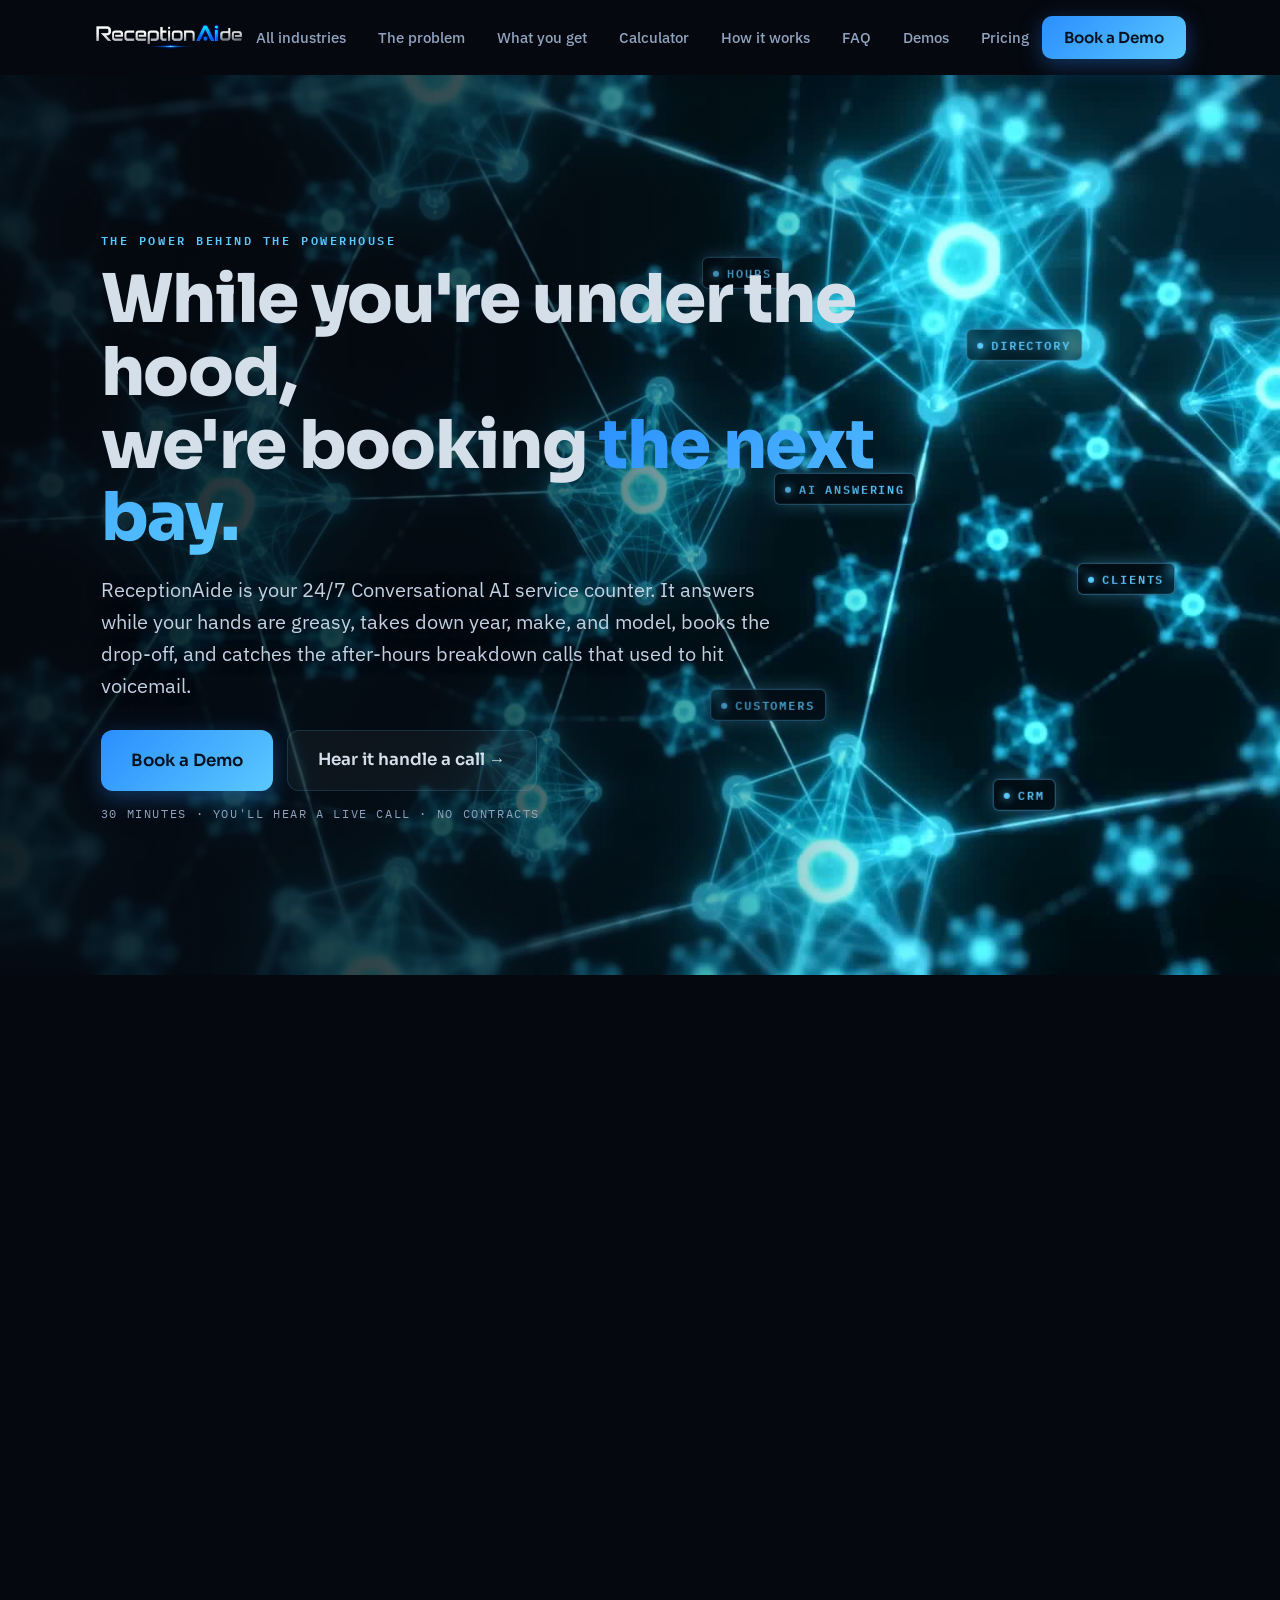
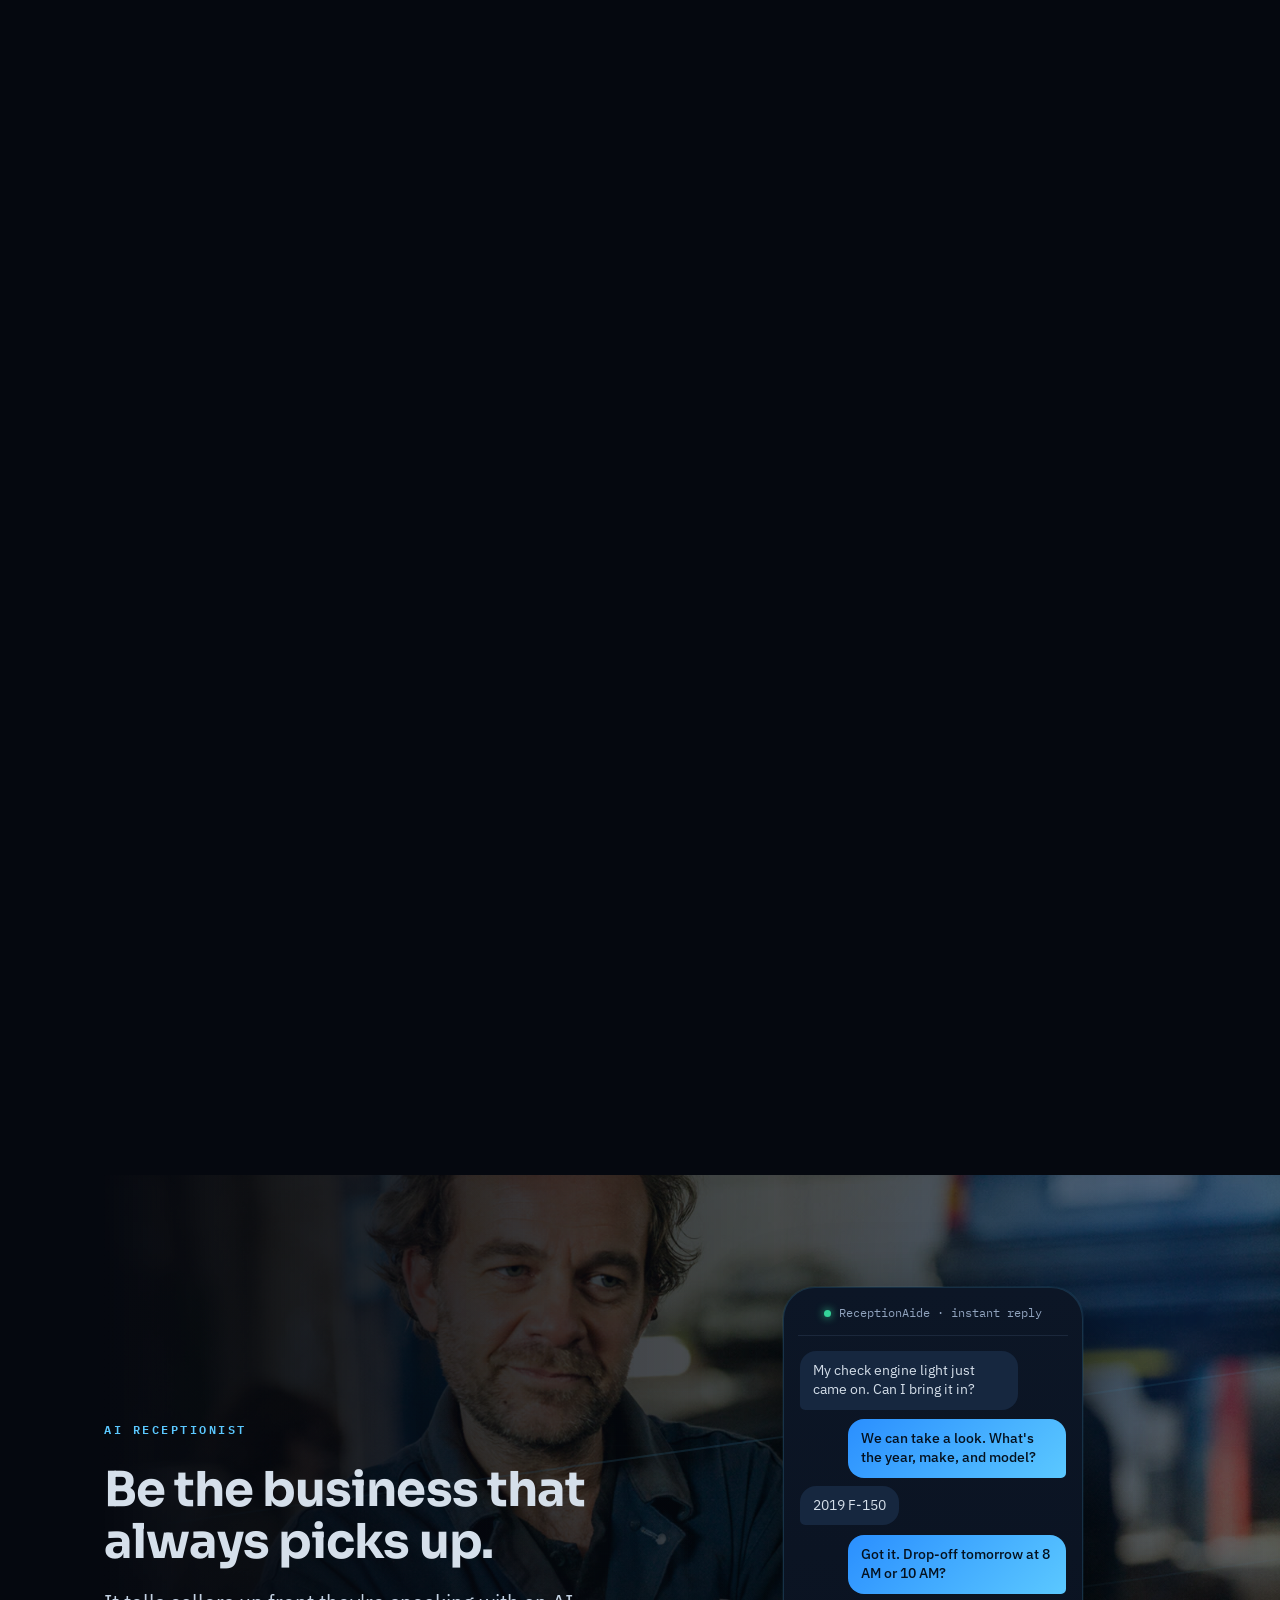
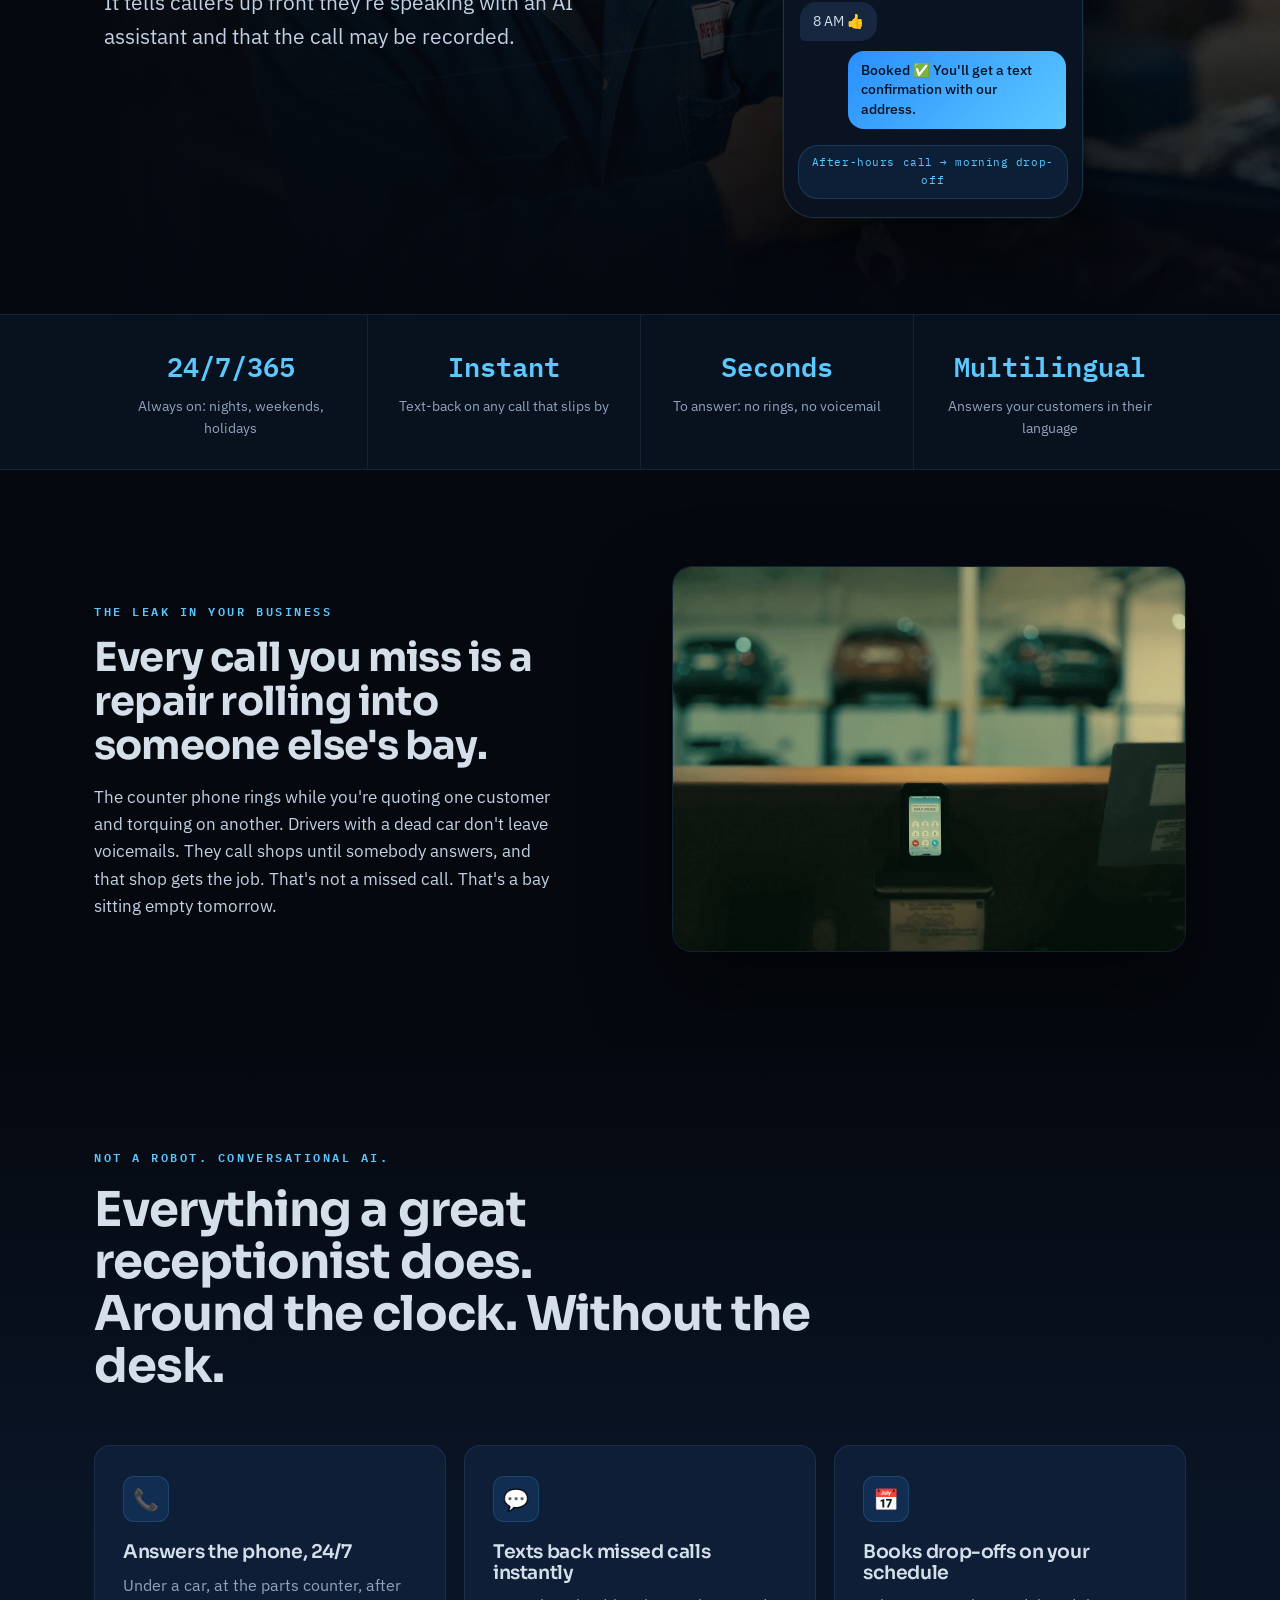
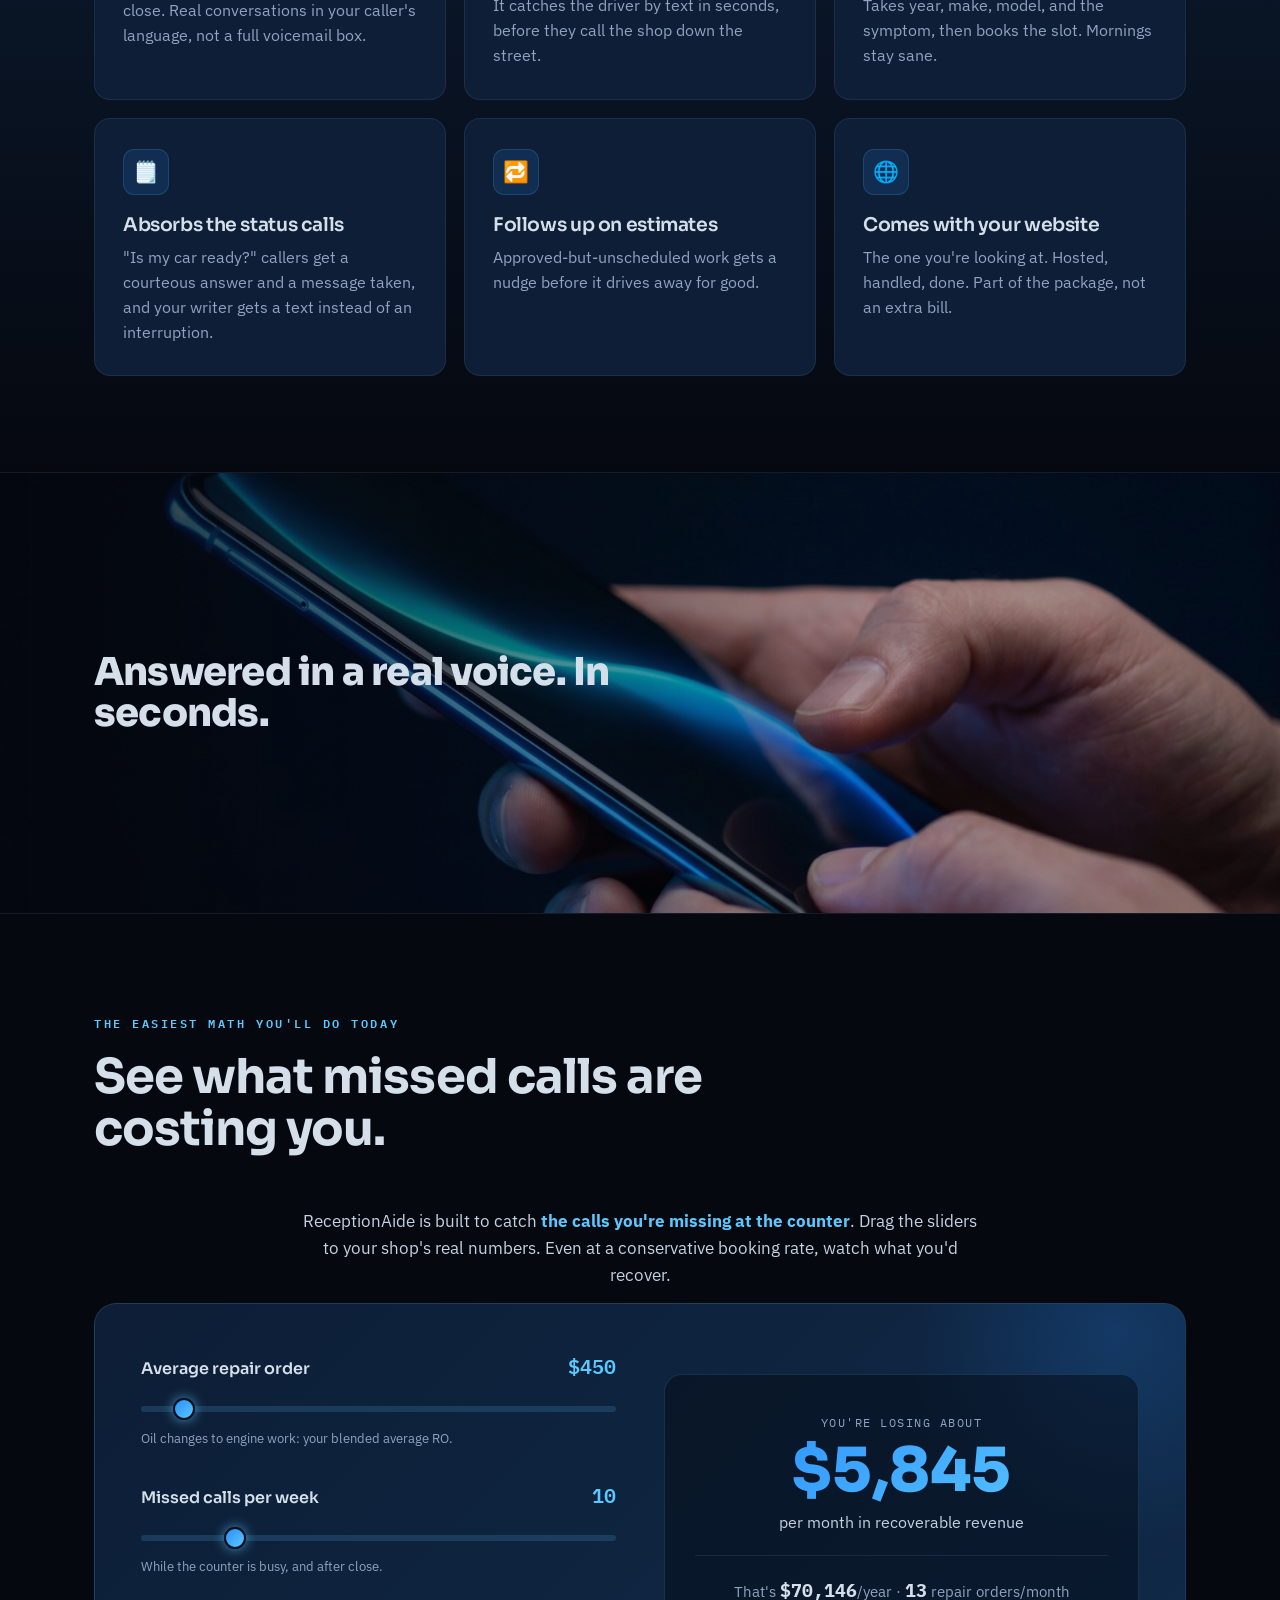
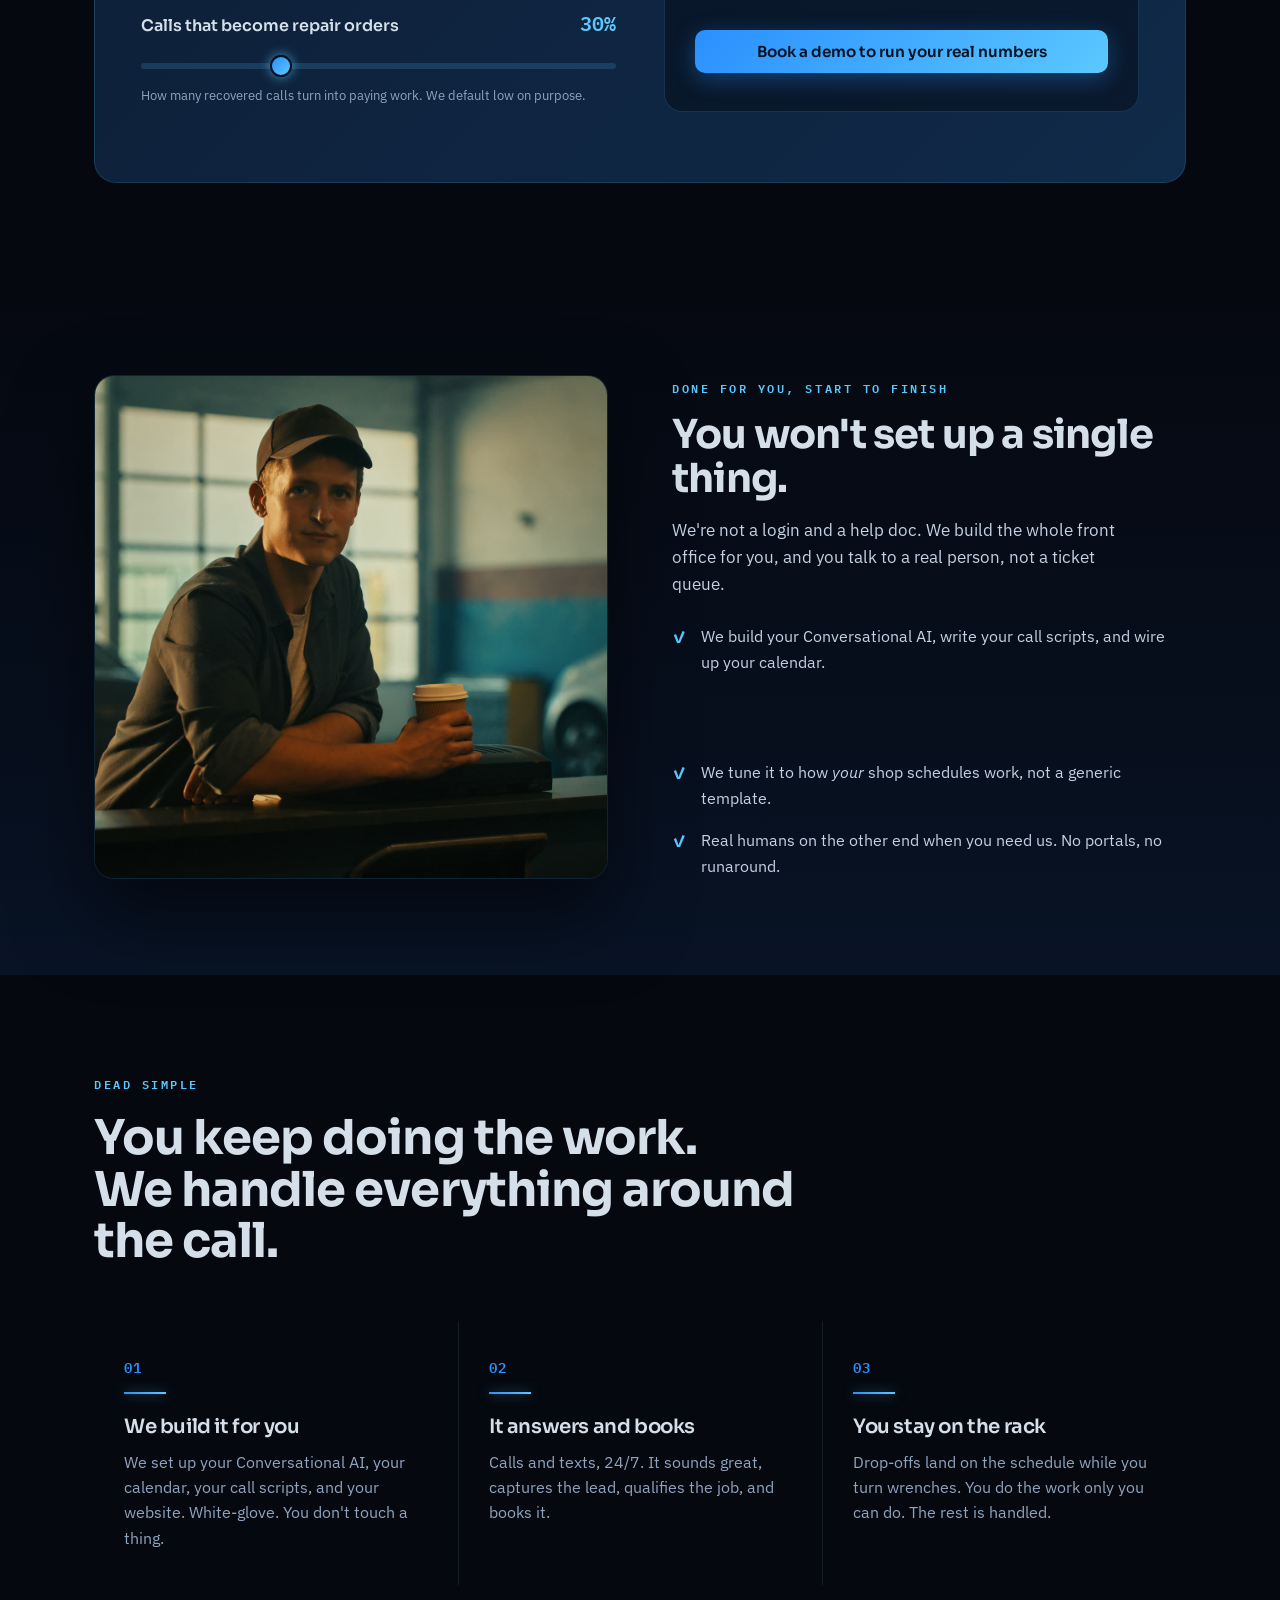
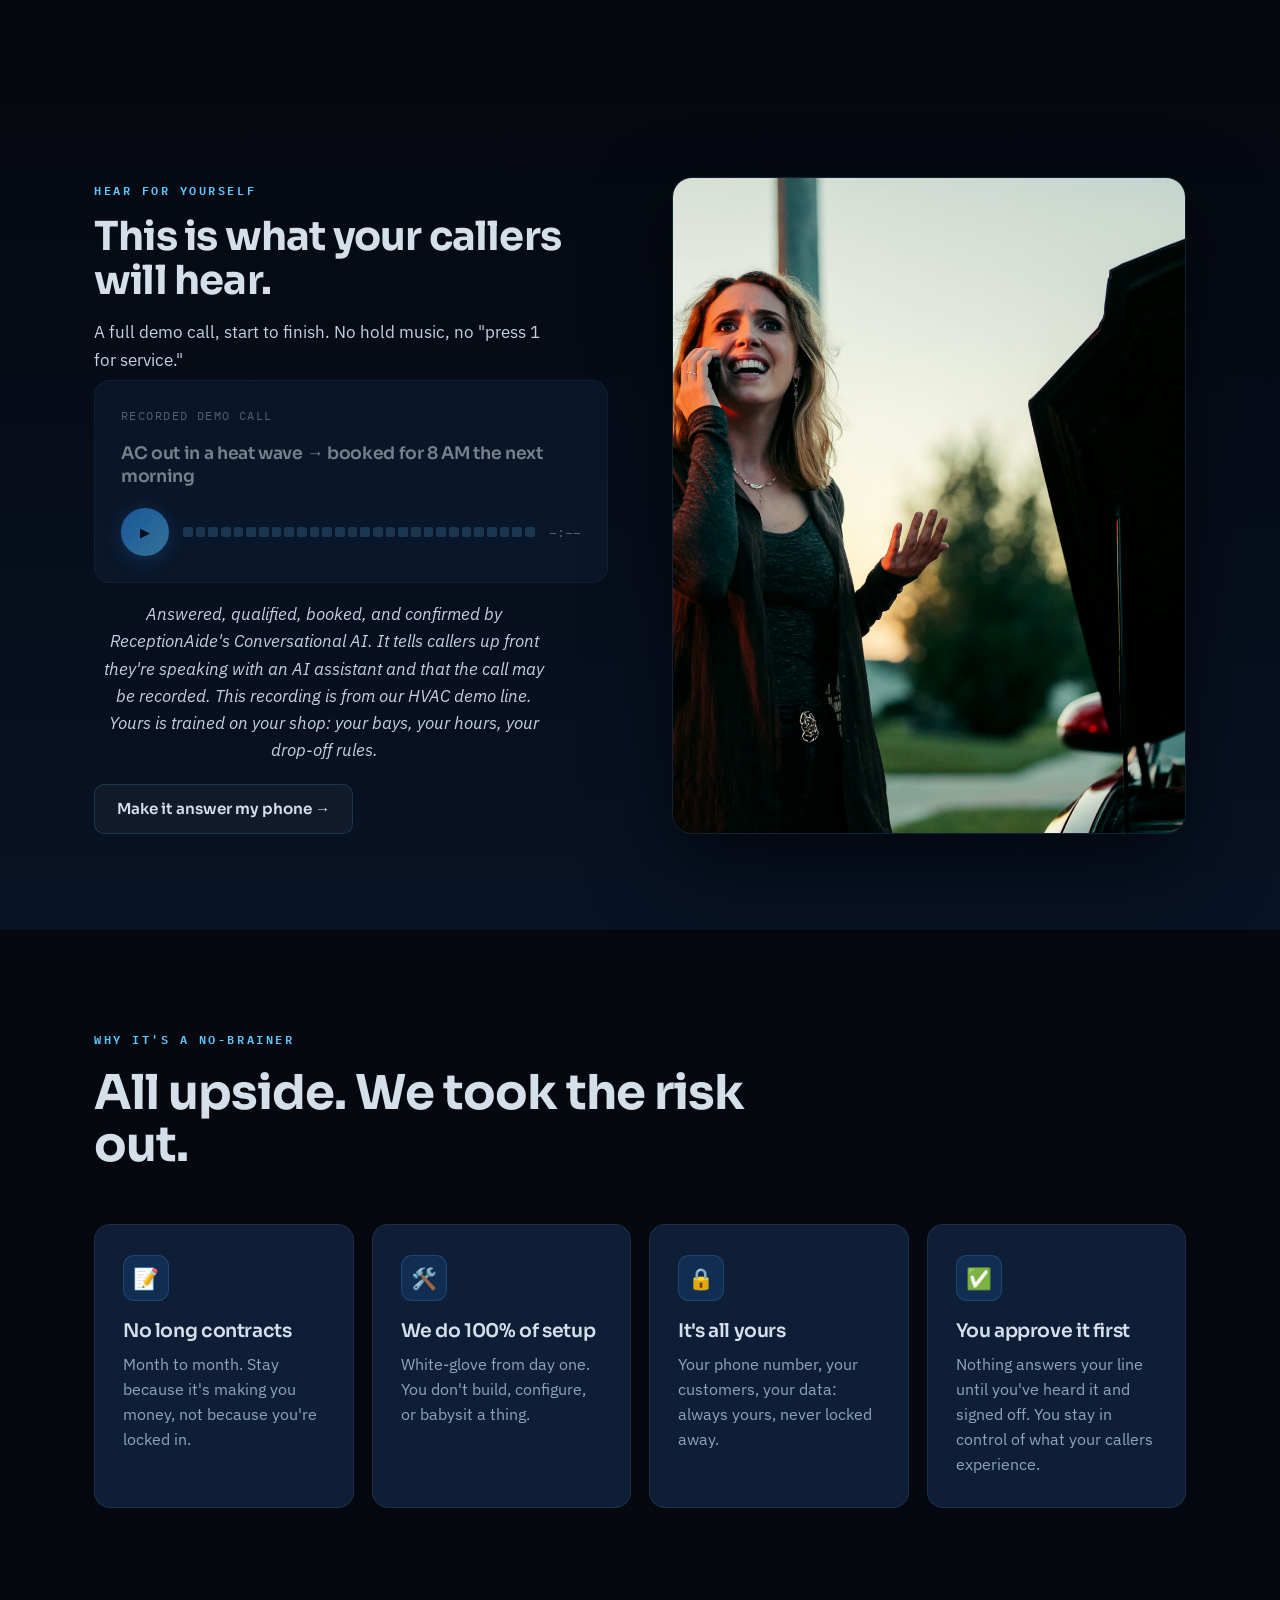
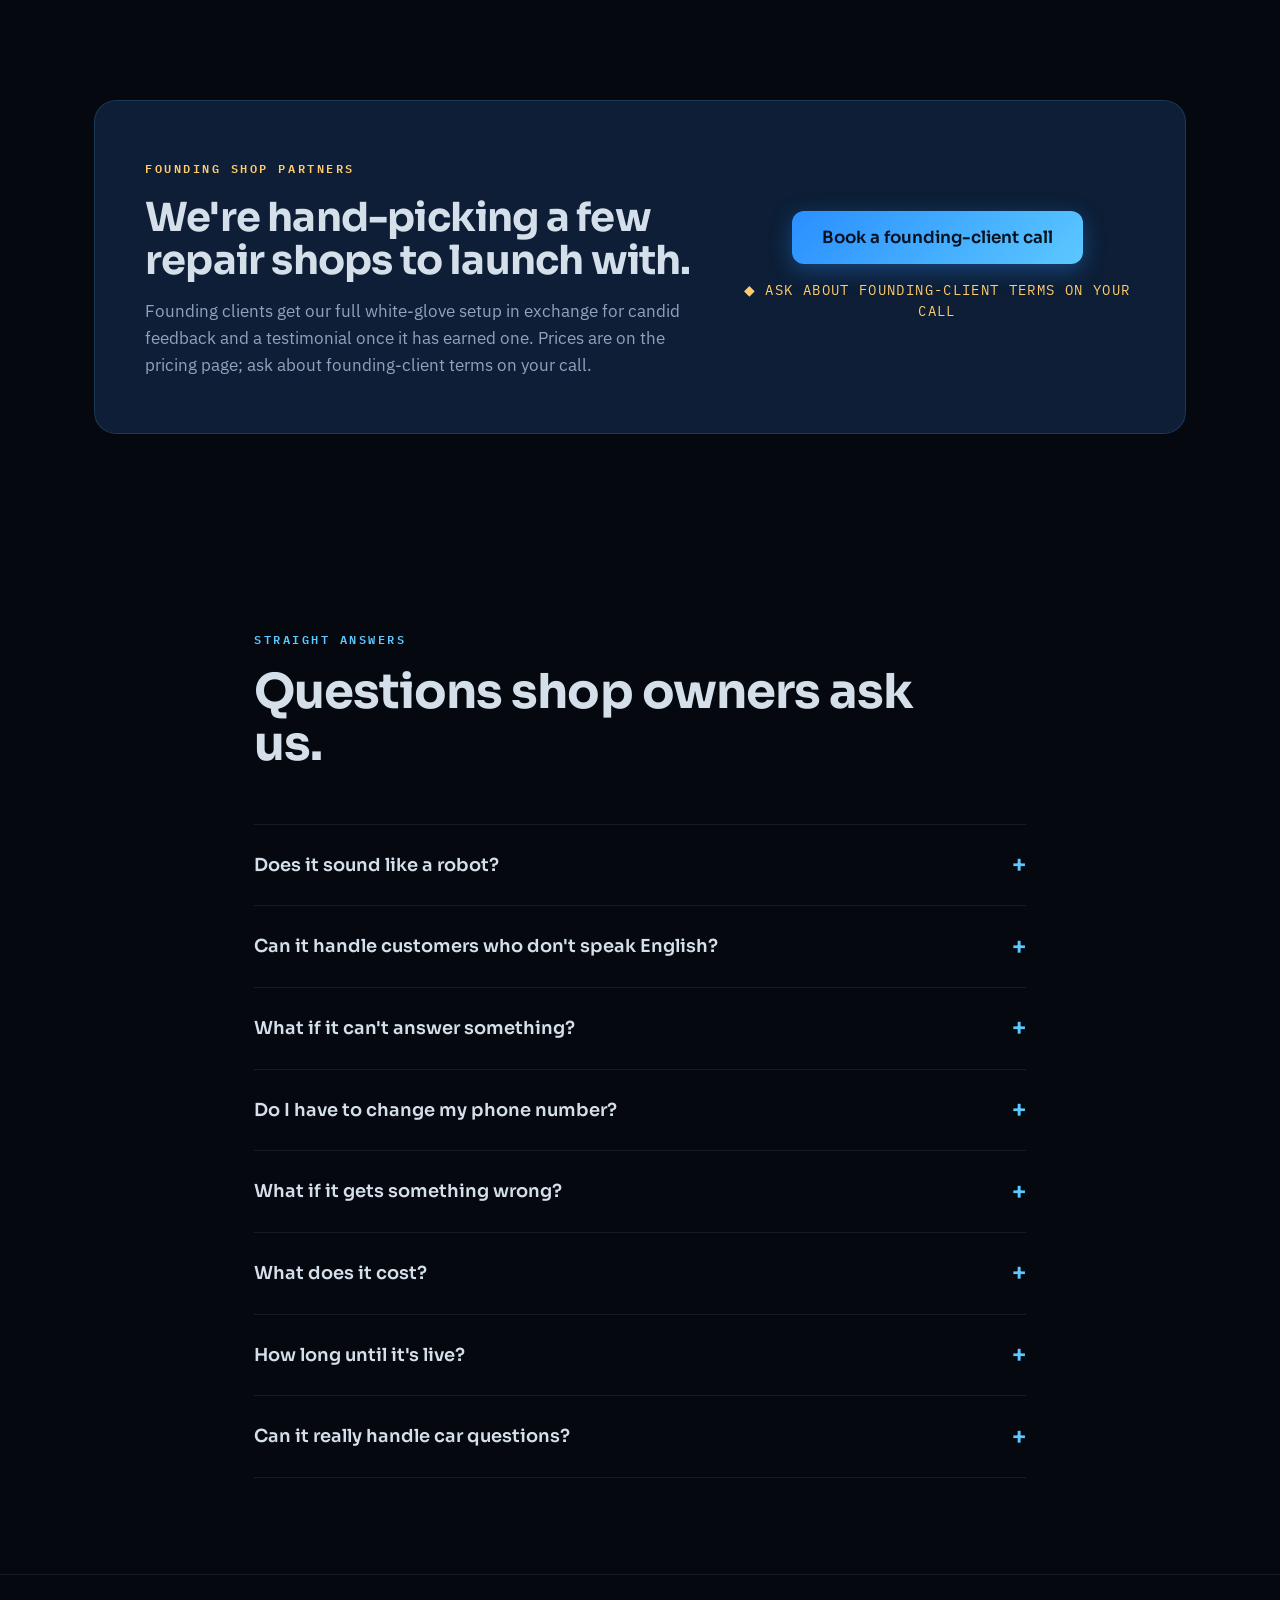
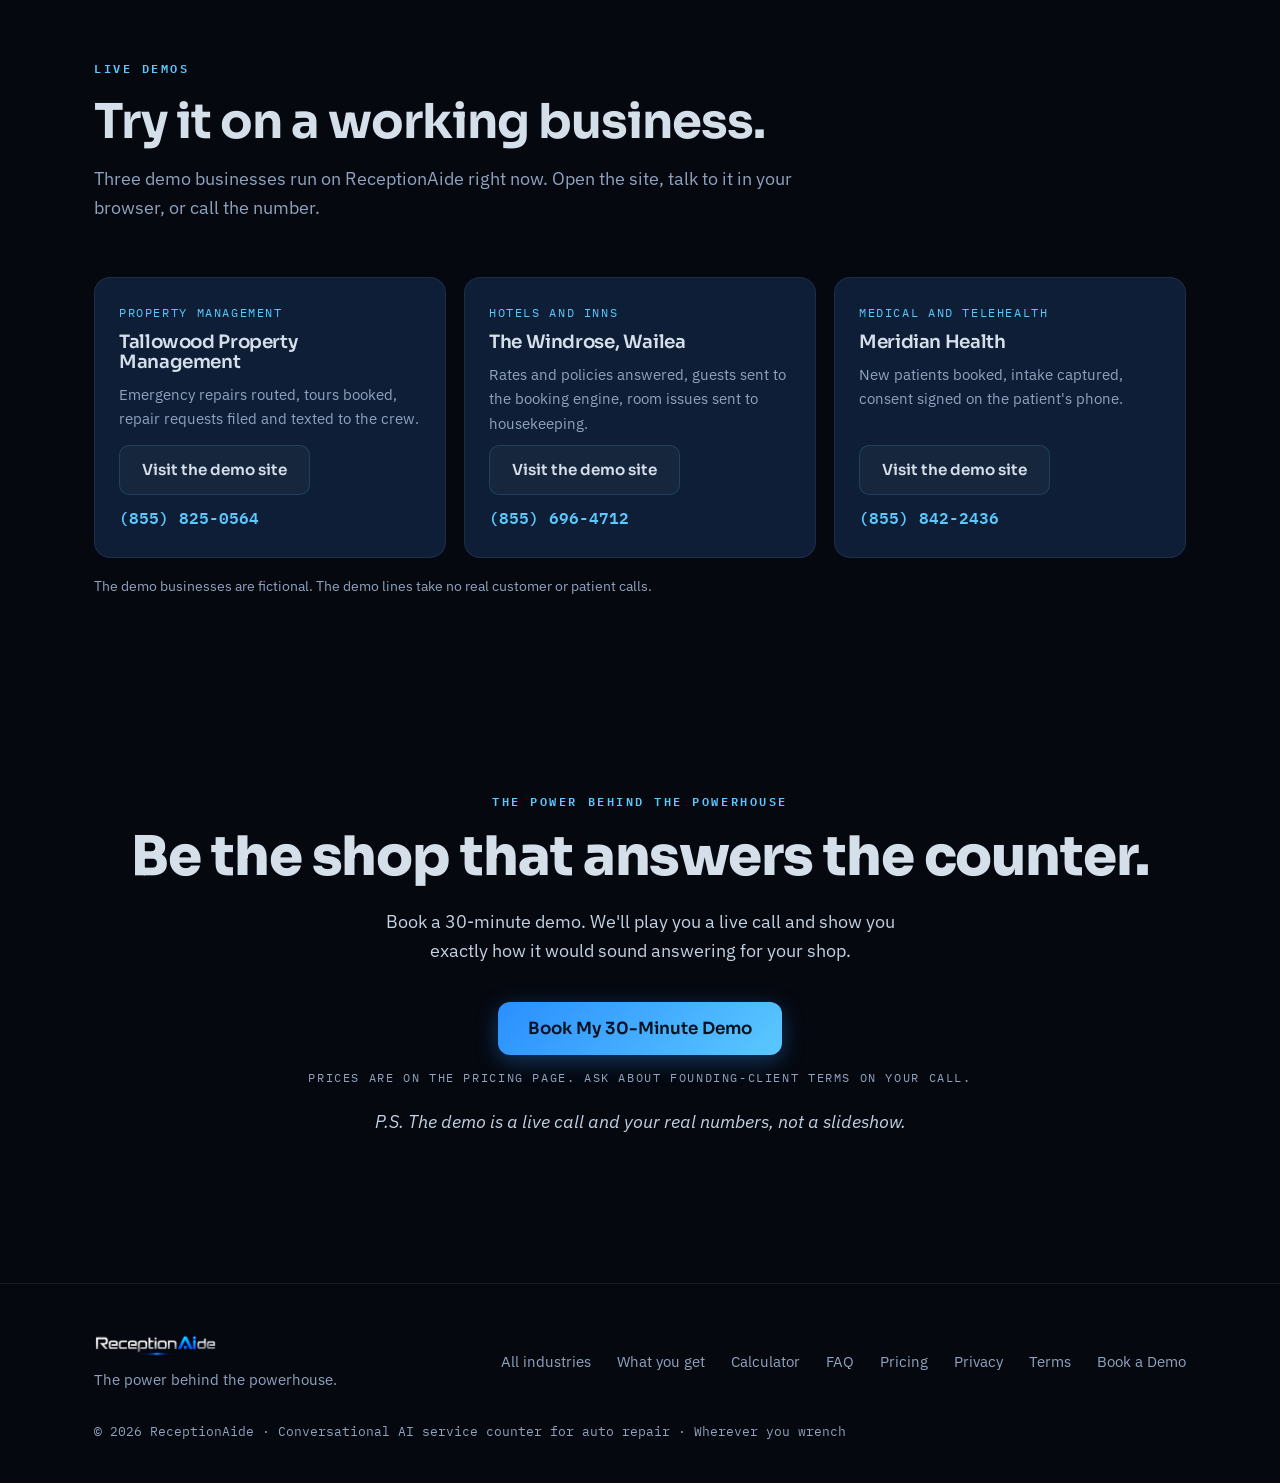
<file: auto-repair/index.html>
<!DOCTYPE html>
<html lang="en">
<head>
<meta charset="UTF-8">
<meta name="viewport" content="width=device-width, initial-scale=1.0">
<title>ReceptionAide for Auto Repair · The power behind the powerhouse</title>
<meta name="description" content="ReceptionAide is the 24/7 Conversational AI service counter for auto repair shops. It answers while your hands are greasy, books drop-offs with year, make, and model, and catches after-hours breakdown calls. Book a demo.">
<meta property="og:title" content="ReceptionAide for Auto Repair · The power behind the powerhouse">
<meta property="og:description" content="The 24/7 Conversational AI service counter for auto shops. Answers while you wrench, books drop-offs, catches after-hours breakdowns.">
<meta property="og:type" content="website">
<meta property="og:url" content="https://receptionaide.com/auto-repair/">
<meta property="og:image" content="https://receptionaide.com/img/auto-mechanic-shop-bay-wrench-cars-on-lifts.jpg">
<meta name="theme-color" content="#05080F">
<link rel="icon" href="data:image/svg+xml,<svg xmlns='http://www.w3.org/2000/svg' viewBox='0 0 40 40'><path d='M20 5 L34 33 H26 L20 20 L14 33 H6 Z' fill='%235BC8FF'/><circle cx='20' cy='27' r='3.4' fill='%235BC8FF'/></svg>">
<link rel="preconnect" href="https://fonts.googleapis.com">
<link rel="preconnect" href="https://fonts.gstatic.com" crossorigin>
<link href="https://fonts.googleapis.com/css2?family=Sora:wght@400;600;700;800&family=IBM+Plex+Sans:wght@400;500;600&family=IBM+Plex+Mono:wght@500;600&display=swap" rel="stylesheet">
<link rel="stylesheet" href="/scroll-story.css">
<script src="/scroll-story.js" defer></script>
<style>
  :root{
    --ink:#05080F;--navy:#0A1628;--panel:#0D1E36;--panel-2:#102A49;
    --line:rgba(91,200,255,.16);--line-soft:rgba(120,150,190,.14);
    --blue:#2A8FFF;--cyan:#5BC8FF;--silver:#C3D1E2;--white:#D5DFEA;--muted:#90A3BE;
    --grad:linear-gradient(135deg,#2A8FFF 0%,#5BC8FF 100%);--maxw:1140px;
  }
  *{box-sizing:border-box;margin:0;padding:0}
  html{scroll-behavior:smooth}
  body{background:var(--ink);color:var(--white);font-family:"IBM Plex Sans",system-ui,sans-serif;line-height:1.6;-webkit-font-smoothing:antialiased;overflow-x:hidden;overflow-x:clip}
  a{color:inherit;text-decoration:none}
  .wrap{max-width:var(--maxw);margin:0 auto;padding:0 24px}
  .eyebrow{font-family:"IBM Plex Mono",monospace;font-size:.72rem;font-weight:600;letter-spacing:.22em;text-transform:uppercase;color:var(--cyan);display:inline-block;margin-bottom:18px}
  h1,h2,h3{font-family:"Sora",sans-serif;line-height:1.08;letter-spacing:-.02em}
  .section{padding:96px 0;position:relative}
  .section-head{max-width:720px;margin-bottom:54px}
  .section-head h2{font-size:clamp(1.9rem,4.4vw,3rem);font-weight:700}
  .section-head p{color:var(--muted);font-size:1.12rem;margin-top:18px}

  #power{position:fixed;top:0;left:0;height:3px;width:0;z-index:120;background:var(--grad);box-shadow:0 0 14px rgba(91,200,255,.8);transition:width .1s linear}

  header{position:sticky;top:0;z-index:100;transition:background .3s,border-color .3s;border-bottom:1px solid transparent}
  header.scrolled{background:rgba(7,12,22,.82);backdrop-filter:blur(14px);border-bottom:1px solid var(--line-soft)}
  .nav{display:flex;align-items:center;justify-content:space-between;height:74px}
  .brand{display:flex;align-items:center;gap:11px;font-family:"Sora",sans-serif;font-weight:700;font-size:1.32rem}
  .brand .mark{width:30px;height:30px;flex:0 0 auto}
  .logo-img{height:34px;width:auto;display:block;animation:logoGlow 3.6s ease-in-out infinite}
  .foot .logo-img{height:28px}
  @keyframes logoGlow{0%,100%{filter:drop-shadow(0 0 3px rgba(91,200,255,.12))}50%{filter:drop-shadow(0 0 11px rgba(91,200,255,.42))}}
  .wordmark .r{color:var(--white)}
  .wordmark .ai{background:var(--grad);-webkit-background-clip:text;background-clip:text;color:transparent;animation:glow 3.4s ease-in-out infinite}
  .wordmark .de{color:var(--silver)}
  @keyframes glow{0%,100%{filter:drop-shadow(0 0 4px rgba(91,200,255,.25))}50%{filter:drop-shadow(0 0 12px rgba(91,200,255,.7))}}
  .nav-links{display:flex;align-items:center;gap:32px}
  .nav-links a{color:var(--muted);font-size:.95rem;font-weight:500;transition:color .2s}
  .nav-links a:hover{color:var(--white)}
  .btn{font-family:"Sora",sans-serif;font-weight:600;font-size:.95rem;padding:12px 22px;border-radius:10px;cursor:pointer;border:none;display:inline-flex;align-items:center;gap:9px;transition:transform .2s,box-shadow .2s,background .2s}
  .btn-primary{background:var(--grad);color:#04111f;box-shadow:0 6px 22px rgba(42,143,255,.35)}
  .btn-primary:hover{transform:translateY(-2px);box-shadow:0 10px 32px rgba(42,143,255,.55)}
  .btn-ghost{background:rgba(255,255,255,.04);color:var(--white);border:1px solid var(--line)}
  .btn-ghost:hover{background:rgba(91,200,255,.1);border-color:var(--cyan)}
  .btn-lg{padding:16px 30px;font-size:1.05rem;border-radius:12px}

  .hero{position:relative;padding:112px 0 96px;overflow:hidden}
  .hero-bg{position:absolute;inset:0;z-index:0;overflow:hidden}
  .blob{position:absolute;border-radius:50%;filter:blur(90px);opacity:.55}
  .blob.b1{width:620px;height:620px;background:radial-gradient(circle,#1559b8,transparent 70%);top:-200px;right:-160px;animation:drift1 16s ease-in-out infinite}
  .blob.b2{width:520px;height:520px;background:radial-gradient(circle,#0b3f7a,transparent 70%);bottom:-220px;left:-140px;animation:drift2 19s ease-in-out infinite}
  .streak{position:absolute;height:2px;width:140%;left:-20%;background:linear-gradient(90deg,transparent,rgba(91,200,255,.55),transparent);opacity:.5}
  .streak.s1{top:38%;transform:rotate(-8deg);animation:slide 9s linear infinite}
  .streak.s2{top:64%;transform:rotate(-8deg);animation:slide 13s linear infinite;animation-delay:-4s;opacity:.3}
  @keyframes slide{0%{transform:translateX(-30%) rotate(-8deg)}100%{transform:translateX(30%) rotate(-8deg)}}
  @keyframes drift1{0%,100%{transform:translate(0,0)}50%{transform:translate(-40px,40px)}}
  @keyframes drift2{0%,100%{transform:translate(0,0)}50%{transform:translate(40px,-30px)}}
  .hero-grid{position:absolute;inset:0;z-index:0;opacity:.4;background-image:linear-gradient(rgba(91,200,255,.05) 1px,transparent 1px),linear-gradient(90deg,rgba(91,200,255,.05) 1px,transparent 1px);background-size:54px 54px;mask-image:radial-gradient(ellipse 80% 60% at 50% 30%,#000,transparent 75%)}
  .hero-inner{position:relative;z-index:2;max-width:880px}
  .hero h1{font-size:clamp(2.4rem,6vw,4.5rem);font-weight:800;margin:8px 0 24px}
  .hero h1 .hl{background:var(--grad);-webkit-background-clip:text;background-clip:text;color:transparent}
  .hero p.sub{font-size:clamp(1.08rem,2.2vw,1.32rem);color:var(--silver);max-width:660px;margin-bottom:36px}
  .hero-cta{display:flex;gap:14px;flex-wrap:wrap;margin-bottom:0}

  /* stat band */
  .stats{border-top:1px solid var(--line-soft);border-bottom:1px solid var(--line-soft);background:rgba(13,30,54,.4)}
  .stat-row{display:grid;grid-template-columns:repeat(4,1fr);gap:0}
  .stat{padding:30px 20px;text-align:center;border-left:1px solid var(--line-soft)}
  .stat:first-child{border-left:none}
  .stat .v{font-family:"IBM Plex Mono",monospace;font-size:1.7rem;font-weight:600;color:var(--cyan)}
  .stat .l{color:var(--muted);font-size:.86rem;margin-top:6px}

  .problem .section-head h2{font-size:clamp(1.9rem,4.6vw,3.1rem)}
  .lead-line{color:var(--white)}

  .features{background:linear-gradient(180deg,var(--ink),var(--navy) 50%,var(--ink))}
  .grid3{display:grid;grid-template-columns:repeat(3,1fr);gap:18px}
  .card{background:var(--panel);border:1px solid var(--line-soft);border-radius:16px;padding:30px 28px;transition:transform .22s,border-color .22s,box-shadow .22s}
  .card:hover{transform:translateY(-4px);border-color:var(--line);box-shadow:0 14px 40px rgba(3,12,26,.6)}
  .card .ico{width:46px;height:46px;border-radius:11px;background:rgba(42,143,255,.14);border:1px solid var(--line);display:flex;align-items:center;justify-content:center;margin-bottom:20px;font-size:1.3rem}
  .card h3{font-size:1.18rem;font-weight:600;margin-bottom:10px}
  .card p{color:var(--muted);font-size:.98rem}
  .close-line{text-align:center;font-family:"Sora",sans-serif;font-weight:600;font-size:clamp(1.2rem,2.6vw,1.6rem);margin-top:48px;color:var(--silver)}
  .close-line b{color:var(--cyan)}

  .steps{display:grid;grid-template-columns:repeat(3,1fr);gap:0}
  .step{padding:34px 30px;position:relative;border-left:1px solid var(--line-soft)}
  .step:first-child{border-left:none}
  .step .n{font-family:"IBM Plex Mono",monospace;font-size:.9rem;font-weight:600;color:var(--blue);letter-spacing:.1em}
  .step .bar{height:2px;width:42px;background:var(--grad);margin:14px 0 22px;box-shadow:0 0 12px rgba(91,200,255,.6)}
  .step h3{font-size:1.24rem;font-weight:600;margin-bottom:12px}
  .step p{color:var(--muted);font-size:.99rem}

  /* trust block */
  .trust{background:linear-gradient(180deg,var(--ink),#081325)}
  .trust-inner{display:grid;grid-template-columns:1fr 1fr;gap:46px;align-items:center}
  .trust-inner h2{font-size:clamp(1.8rem,4vw,2.7rem);font-weight:700}
  .trust-inner p{color:var(--muted);font-size:1.1rem;margin-top:18px}
  .trust-list{list-style:none;display:flex;flex-direction:column;gap:16px}
  .trust-list li{display:flex;gap:14px;align-items:flex-start;font-size:1.02rem;color:var(--silver)}
  .trust-list .ck{color:var(--cyan);font-weight:700;flex:0 0 auto;margin-top:1px}

  /* calculator */
  .calc-box{background:linear-gradient(135deg,var(--panel),var(--panel-2));border:1px solid var(--line);border-radius:22px;padding:46px;display:grid;grid-template-columns:1fr 1fr;gap:48px;align-items:center;position:relative;overflow:hidden}
  .calc-box::before{content:"";position:absolute;width:420px;height:420px;border-radius:50%;background:radial-gradient(circle,rgba(42,143,255,.18),transparent 70%);top:-180px;right:-140px}
  .calc-controls{position:relative;z-index:2}
  .slider-group{margin-bottom:30px}
  .slider-top{display:flex;justify-content:space-between;align-items:baseline;margin-bottom:12px}
  .slider-top label{font-family:"Sora",sans-serif;font-weight:600;font-size:1rem}
  .slider-top .val{font-family:"IBM Plex Mono",monospace;font-size:1.25rem;font-weight:600;color:var(--cyan)}
  input[type=range]{-webkit-appearance:none;appearance:none;width:100%;height:6px;border-radius:5px;background:rgba(91,200,255,.16);outline:none}
  input[type=range]::-webkit-slider-thumb{-webkit-appearance:none;appearance:none;width:22px;height:22px;border-radius:50%;background:var(--grad);cursor:pointer;box-shadow:0 0 12px rgba(91,200,255,.7);border:2px solid #08111f}
  input[type=range]::-moz-range-thumb{width:22px;height:22px;border:2px solid #08111f;border-radius:50%;background:#3da0ff;cursor:pointer;box-shadow:0 0 12px rgba(91,200,255,.7)}
  .slider-sub{color:var(--muted);font-size:.82rem;margin-top:8px}
  .calc-out{position:relative;z-index:2;text-align:center;background:rgba(5,10,20,.5);border:1px solid var(--line);border-radius:18px;padding:38px 30px}
  .calc-out .pre{font-family:"IBM Plex Mono",monospace;font-size:.78rem;letter-spacing:.12em;text-transform:uppercase;color:var(--muted)}
  .calc-out .big{font-family:"Sora",sans-serif;font-weight:800;font-size:clamp(2.6rem,6vw,3.8rem);background:var(--grad);-webkit-background-clip:text;background-clip:text;color:transparent;margin:8px 0;line-height:1}
  .calc-out .big-sub{color:var(--silver);font-size:1rem}
  .calc-out .yr{margin-top:20px;padding-top:20px;border-top:1px solid var(--line-soft);color:var(--muted);font-size:.95rem}
  .calc-out .yr b{font-family:"IBM Plex Mono",monospace;color:var(--white);font-size:1.15rem}
  .calc-out .btn{margin-top:24px;width:100%;justify-content:center}
  .calc-frame{text-align:center;max-width:680px;margin:0 auto 14px;color:var(--silver);font-size:1.05rem}
  .calc-frame b{color:var(--cyan)}

  .founding-box{background:var(--panel);border:1px solid var(--line);border-radius:22px;padding:54px 50px;display:grid;grid-template-columns:1.4fr 1fr;gap:40px;align-items:center}
  .founding-box .eyebrow{color:#FFCB6B}
  .founding-box h2{font-size:clamp(1.7rem,3.6vw,2.5rem);font-weight:700}
  .founding-box p{color:var(--muted);margin-top:16px;font-size:1.05rem}
  .founding-cta{text-align:center}
  .spots{font-family:"IBM Plex Mono",monospace;color:#FFCB6B;font-size:.85rem;letter-spacing:.1em;margin-top:16px}

  .audio{background:linear-gradient(180deg,var(--ink),#081325)}
  .audio-grid{display:grid;grid-template-columns:repeat(3,1fr);gap:18px}
  .player{background:var(--panel);border:1px solid var(--line-soft);border-radius:16px;padding:26px;transition:border-color .2s;cursor:pointer}
  .player:hover{border-color:var(--line)}
  .player .tag{font-family:"IBM Plex Mono",monospace;font-size:.74rem;letter-spacing:.12em;text-transform:uppercase;color:var(--muted);margin-bottom:16px}
  .player h3{font-size:1.08rem;font-weight:600;margin-bottom:20px;line-height:1.35}
  .player-ctrl{display:flex;align-items:center;gap:14px}
  .play{width:48px;height:48px;flex:0 0 auto;border-radius:50%;border:none;cursor:pointer;background:var(--grad);display:flex;align-items:center;justify-content:center;box-shadow:0 4px 16px rgba(42,143,255,.4);transition:transform .15s;color:#04111f}
  .play:hover{transform:scale(1.07)}
  .wave{display:flex;align-items:center;gap:3px;height:34px;flex:1;cursor:pointer}
  .wave i{flex:1;background:rgba(91,200,255,.35);border-radius:2px;height:30%;transition:background .15s,height .15s}
  .wave i.done{background:var(--cyan);height:70%}
  .player.playing .wave i{animation:bounce 1s ease-in-out infinite}
  .player.unavailable{opacity:.55;pointer-events:none}
  .wave i:nth-child(2n){animation-delay:.15s}.wave i:nth-child(3n){animation-delay:.3s}.wave i:nth-child(4n){animation-delay:.45s}
  @keyframes bounce{0%,100%{height:25%}50%{height:90%}}
  .dur{font-family:"IBM Plex Mono",monospace;font-size:.82rem;color:var(--muted)}
  .audio-note{text-align:center;color:var(--muted);font-size:.88rem;margin-top:26px;font-style:italic}

  .faq-item{border-top:1px solid var(--line-soft);padding:26px 0;cursor:pointer}
  .faq-item:last-child{border-bottom:1px solid var(--line-soft)}
  .faq-q{display:flex;justify-content:space-between;align-items:center;gap:20px;font-family:"Sora",sans-serif;font-weight:600;font-size:1.12rem}
  .faq-q .plus{color:var(--cyan);font-size:1.5rem;flex:0 0 auto;transition:transform .25s;line-height:1}
  .faq-item.open .plus{transform:rotate(45deg)}
  .faq-a{max-height:0;overflow:hidden;transition:max-height .3s ease;color:var(--muted)}
  .faq-a p{padding-top:14px;font-size:1.02rem}

  .final{text-align:center;padding:110px 0}
  .final h2{font-size:clamp(2.1rem,5vw,3.4rem);font-weight:800}
  .final p{color:var(--silver);font-size:1.15rem;max-width:560px;margin:20px auto 36px}
  .cta-note{margin-top:14px;font-family:"IBM Plex Mono",monospace;font-size:.72rem;letter-spacing:.14em;text-transform:uppercase;color:var(--muted)}
  .ps-line{margin-top:22px;color:var(--muted);font-size:.92rem;font-style:italic}

  footer{border-top:1px solid var(--line-soft);padding:48px 0 40px}
  .foot{display:flex;justify-content:space-between;align-items:center;gap:24px;flex-wrap:wrap}
  .foot .tag{color:var(--muted);font-size:.92rem;margin-top:8px}
  .foot-links{display:flex;flex-wrap:wrap;gap:10px 26px;color:var(--muted);font-size:.92rem}
  .foot-links a:hover{color:var(--white)}
  .copy{color:var(--muted);font-size:.84rem;margin-top:30px;font-family:"IBM Plex Mono",monospace}


  /* hero 2-col + phone */
  .hero-inner{display:grid;grid-template-columns:1.05fr .95fr;gap:48px;align-items:center;max-width:1120px}
  .hero-visual{display:flex;justify-content:center;position:relative;z-index:2}
  .phone{width:300px;max-width:100%;background:linear-gradient(180deg,#0c1626,#0a1220);border:1px solid var(--line);border-radius:32px;padding:16px 14px 18px;box-shadow:0 30px 80px rgba(0,0,0,.6),0 0 0 1px rgba(91,200,255,.08);position:relative}
  .phone-top{display:flex;align-items:center;gap:8px;justify-content:center;font-size:.72rem;color:var(--muted);font-family:"IBM Plex Mono",monospace;padding-bottom:13px;border-bottom:1px solid var(--line-soft);margin-bottom:13px}
  .pdot{width:7px;height:7px;border-radius:50%;background:#34d399;box-shadow:0 0 8px #34d399}
  .thread{display:flex;flex-direction:column;gap:9px;padding:2px}
  .msg{max-width:82%;padding:10px 13px;border-radius:16px;font-size:.86rem;line-height:1.4;opacity:0;animation:pop .5s ease forwards;animation-delay:var(--d)}
  .msg.in{align-self:flex-start;background:#16273f;color:var(--white);border-bottom-left-radius:5px}
  .msg.out{align-self:flex-end;background:var(--grad);color:#04111f;border-bottom-right-radius:5px;font-weight:500}
  @keyframes pop{from{opacity:0;transform:translateY(8px) scale(.96)}to{opacity:1;transform:none}}
  .phone-badge{margin-top:15px;text-align:center;font-family:"IBM Plex Mono",monospace;font-size:.7rem;letter-spacing:.05em;color:var(--cyan);background:rgba(42,143,255,.1);border:1px solid var(--line);border-radius:20px;padding:8px 12px}

  /* risk grid */
  .grid4{display:grid;grid-template-columns:repeat(4,1fr);gap:18px}
  .card.guarantee{border-color:rgba(91,200,255,.4);border-style:dashed}

  /* scroll motion: /scroll-story (shared pair at /scroll-story.css and /scroll-story.js); theme only, no overrides of the pair */
  :root{--ss-chapter-color:rgba(213,223,234,.45);--ss-chapter-active:var(--cyan);--ss-chapter-left:20px}
  @media(max-width:1359px){.ss-chapters{display:none!important}}
  .ss-js .card.ss-reveal.is-in:hover{transform:translateY(-4px)}
  /* the clip runs 104 frames (ends on the logo), so the scene holds longer and the copy timing is scaled to keep pace */
  .scene{--ss-scrub-height:300vh;--ss-copy-fade:.2}
  .scene .ss-scrub-pin{background:var(--ink)}
  .scene .ss-scrub-copy .wrap{width:100%}
  .scene .ss-scrub-copy .eyebrow{margin-bottom:14px}
  .scene .ss-scrub-copy h1{font-size:clamp(2.2rem,5.6vw,4.2rem);font-weight:800;margin:0 0 20px;max-width:15ch}
  .scene .ss-scrub-copy h1 .hl{background:var(--grad);-webkit-background-clip:text;background-clip:text;color:transparent}
  .scene .ss-scrub-copy p.sub{color:var(--silver);font-size:clamp(1rem,1.9vw,1.25rem);max-width:56ch;margin:0 0 28px;text-shadow:0 1px 14px rgba(0,0,0,.8)}
  .scene .ss-scrub-copy .cta-note{margin-top:14px}
  /* opener: the copy sits mid-screen at the start and fades as the clip plays; faded buttons stop taking clicks */
  .ss-js .scene.ss-scrub:not(.is-static) .ss-scrub-copy{justify-content:center;padding-bottom:0}
  .scene.copy-gone .ss-scrub-copy a,.scene.copy-gone .ss-scrub-copy button{pointer-events:none}
  .ss-js .scene .ss-scrub-copy{z-index:2}
  /* scrim behind the opener copy so it reads over the bright network; it fades with the copy */
  .ss-js .scene:not(.is-static) .ss-scrub-copy{background:linear-gradient(90deg,rgba(5,8,15,.9) 0%,rgba(5,8,15,.7) 38%,rgba(5,8,15,0) 70%)}
  @media(max-width:767px){.ss-js .scene:not(.is-static) .ss-scrub-copy{background:rgba(5,8,15,.72)}}
  /* knowledge-base labels: tags on the network that pull toward the center and fade as the camera pulls back */
  .ss-labels{display:none}
  .ss-js .scene:not(.is-static) .ss-labels{display:block;position:absolute;inset:0;z-index:1;pointer-events:none;
    opacity:calc(1 - min(1, var(--ss-p, 0) / .23))}
  .ss-labels span{position:absolute;left:calc(50% + (var(--x) - 50%) * (1 - min(1, var(--ss-p, 0) / .23) * .7));top:calc(50% + (var(--y) - 50%) * (1 - min(1, var(--ss-p, 0) / .23) * .7));
    transform:translate(-50%,-50%) scale(calc(1 - min(1, var(--ss-p, 0) / .23) * .5));
    font-family:"IBM Plex Mono",monospace;font-size:.72rem;font-weight:600;letter-spacing:.16em;text-transform:uppercase;color:var(--cyan);
    background:rgba(5,8,15,.55);border:1px solid rgba(91,200,255,.45);border-radius:6px;padding:6px 10px;white-space:nowrap;
    box-shadow:0 0 18px rgba(91,200,255,.35);backdrop-filter:blur(4px)}
  .ss-labels span::before{content:"";display:inline-block;width:6px;height:6px;border-radius:50%;background:var(--cyan);box-shadow:0 0 8px var(--cyan);margin-right:8px;vertical-align:1px}
  @media(max-width:767px){.ss-js .scene:not(.is-static) .ss-labels{display:none}}
  .hero h2{font-size:clamp(1.9rem,4.4vw,3rem);font-weight:700;margin:8px 0 18px}

  @media(max-width:860px){
    .nav-links{display:none}
    .logo-img{height:28px}
    .grid3,.grid4,.steps,.audio-grid,.calc-box,.trust-inner,.hero-inner{grid-template-columns:1fr}
    .hero-inner{gap:40px}
    .hero-visual{order:2}
    .stat-row{grid-template-columns:1fr 1fr}
    .stat:nth-child(3){border-left:none}
    .stat{min-width:0;padding:26px 10px}
    .stat .v{font-size:1.2rem}
    .step{border-left:none;border-top:1px solid var(--line-soft);padding:28px 4px}
    .step:first-child{border-top:none}
    .founding-box{grid-template-columns:1fr;text-align:center;padding:40px 28px}
    .calc-box{padding:32px 24px;gap:34px}.section{padding:72px 0}
  }
  @media(prefers-reduced-motion:reduce){*{animation:none!important;scroll-behavior:auto!important;transition:none!important}.msg,.ss-reveal{opacity:1!important;transform:none!important}}

  /* ---- IMAGE INTEGRATION (test build) ---- */
  /* hero photographic backdrop — figure sits in the gap between copy and the phone card */
  .hero-photo{position:absolute;inset:0;z-index:0;background-size:cover;background-position:65% 28%;background-repeat:no-repeat;opacity:.6}
  @media(max-width:860px){.hero-photo{background-size:cover;background-position:70% 30%}}
  .hero-scrim{position:absolute;inset:0;z-index:1;background:linear-gradient(90deg,var(--ink) 8%,rgba(5,8,15,.62) 44%,rgba(5,8,15,.20) 100%),linear-gradient(0deg,var(--ink),transparent 58%)}
  .hero .hero-inner{z-index:2}

  /* modern split section: crisp full-strength image one side, clean copy the other; stacks on mobile */
  .split > .wrap{display:grid;grid-template-columns:1fr 1fr;gap:clamp(34px,5vw,76px);align-items:stretch}
  .split-copy{align-self:center}
  .split-copy .eyebrow{margin-bottom:16px}
  .split-copy h2{font-family:"Sora",sans-serif;font-size:clamp(1.7rem,3.2vw,2.5rem);font-weight:700;line-height:1.1;letter-spacing:-.02em;margin-bottom:16px}
  .split-copy > p,.split-copy .lead-line{color:var(--silver);font-size:1.06rem;max-width:46ch}
  .split-media{position:relative;border-radius:20px;overflow:hidden;border:1px solid var(--line);box-shadow:0 34px 80px rgba(0,0,0,.55);min-height:360px;background:#02040a}
  .split-media img{width:100%;height:100%;object-fit:cover;display:block}
  .split-media .split-tag{position:absolute;left:16px;bottom:16px;z-index:2;font-family:"IBM Plex Mono",monospace;font-size:.6rem;font-weight:600;letter-spacing:.16em;text-transform:uppercase;color:var(--cyan);background:rgba(5,8,15,.55);backdrop-filter:blur(8px);padding:7px 12px;border-radius:9px;border:1px solid var(--line)}
  .split .audio-grid{grid-template-columns:1fr;gap:14px;margin-top:6px}
  .split .trust-list{margin-top:24px}
  .split .audio-note{margin-top:18px}
  @media(max-width:860px){.split > .wrap{grid-template-columns:1fr;gap:30px}.split-media{min-height:250px}}
  /* framed section shot */
  .shot{margin:0;border:1px solid var(--line);border-radius:16px;overflow:hidden;line-height:0;box-shadow:0 20px 60px rgba(0,0,0,.5);position:relative}
  .shot img{width:100%;height:auto;display:block}
  .shot.tall img{aspect-ratio:16/9;object-fit:cover}
  .shot figcaption{position:absolute;left:0;right:0;bottom:0;z-index:2;padding:22px 24px;font-family:"IBM Plex Mono",monospace;font-size:.72rem;font-weight:600;letter-spacing:.16em;text-transform:uppercase;color:var(--cyan);background:linear-gradient(0deg,rgba(5,8,15,.9),transparent);line-height:1.4}
  .shot::after{content:"";position:absolute;inset:0;z-index:1;background:linear-gradient(120deg,transparent 55%,rgba(42,143,255,.12));pointer-events:none}
  .shot-wrap{margin-top:44px}
  /* two-up: copy beside image */
  .media-2{display:grid;grid-template-columns:1fr 1fr;gap:40px;align-items:center}
  .media-2.rev .shot{order:-1}
  @media(max-width:820px){.media-2{grid-template-columns:1fr;gap:28px}.media-2.rev .shot{order:0}}
  /* full-bleed band image */
  .band{position:relative;margin:0;line-height:0;border-top:1px solid var(--line-soft);border-bottom:1px solid var(--line-soft)}
  .band img{width:100%;height:auto;display:block;max-height:440px;object-fit:cover}
  .band .band-cap{position:absolute;inset:0;display:flex;align-items:center;z-index:2}
  .band .band-cap .wrap{width:100%}
  .band .band-cap h3{font-family:"Sora",sans-serif;font-weight:800;font-size:clamp(1.5rem,3.4vw,2.4rem);max-width:520px;letter-spacing:-.02em}
  .band::before{content:"";position:absolute;inset:0;z-index:1;background:linear-gradient(90deg,rgba(5,8,15,.86),rgba(5,8,15,.20) 70%)}
</style>
</head>
<body>

<div id="power"></div>

<header id="hdr">
  <div class="wrap nav">
    <a class="brand" href="/">
      <img class="logo-img" src="/img/receptionaide-logo.png" alt="ReceptionAide">
    </a>
    <nav class="nav-links">
      <a href="/">All industries</a><a href="#problem">The problem</a><a href="#what">What you get</a><a href="#calc">Calculator</a><a href="#how">How it works</a><a href="#faq">FAQ</a><a href="#demos">Demos</a><a href="/pricing/">Pricing</a>
    </nav>
    <button class="btn btn-primary" onclick="book()">Book a Demo</button>
  </div>
</header>

<main id="top">

  <!-- Pinned scrub scene, the page opener: shared with /property-management/, brief in ../campaigns/content/02-brief/scroll-property-management-call-path.md. Assets from make-scrub-assets.sh. -->
  <section class="ss-scrub scene" id="start" data-ss-chapter="Start" data-ss-base="/media/scenes/call-path" data-ss-frames="104" data-ss-mode="auto">
    <div class="ss-scrub-pin">
      <img class="ss-scrub-poster" src="/media/scenes/call-path/poster.jpg" alt="A glowing network of connected nodes in cyan and blue on near-black, the opening frame of a camera move that pulls back through a tunnel of light to a phone showing an incoming ReceptionAide call on a dark floor, which collapses into a streak of light and opens into the ReceptionAide logo." width="1920" height="1080" loading="eager" fetchpriority="high" decoding="async">
      <div class="ss-labels" aria-hidden="true">
        <span style="--x:58%;--y:22%">Hours</span>
        <span style="--x:80%;--y:30%">Directory</span>
        <span style="--x:66%;--y:46%">AI answering</span>
        <span style="--x:88%;--y:56%">Clients</span>
        <span style="--x:60%;--y:70%">Customers</span>
        <span style="--x:80%;--y:80%">CRM</span>
      </div>
      <div class="ss-scrub-copy">
        <div class="wrap">
          <span class="eyebrow">The power behind the powerhouse</span>
          <h1>While you're under the hood,<br>we're booking <span class="hl">the next bay.</span></h1>
          <p class="sub">ReceptionAide is your 24/7 Conversational AI service counter. It answers while your hands are greasy, takes down year, make, and model, books the drop-off, and catches the after-hours breakdown calls that used to hit voicemail.</p>
          <div class="hero-cta">
            <button class="btn btn-primary btn-lg" onclick="book()">Book a Demo</button>
            <a class="btn btn-ghost btn-lg" href="#audio">Hear it handle a call →</a>
          </div>
          <div class="cta-note">30 minutes · You'll hear a live call · No contracts</div>
        </div>
      </div>
    </div>
  </section>

  <section class="hero" id="demo-call" data-ss-chapter="The call">
    <div class="hero-bg" aria-hidden="true">
      <div class="hero-photo" style="background-image:url('/img/auto-mechanic-shop-bay-wrench-cars-on-lifts.jpg');background-size:cover;background-position:60% 25%"></div>
      <div class="hero-scrim"></div>
      <div class="hero-grid"></div><div class="blob b1"></div><div class="blob b2"></div><div class="streak s1"></div><div class="streak s2"></div>
    </div>
    <div class="wrap hero-inner">
      <div class="hero-copy ss-reveal">
        <span class="eyebrow">AI receptionist</span>
        <h2>Be the business that always picks up.</h2>
        <p class="sub">It tells callers up front they're speaking with an AI assistant and that the call may be recorded.</p>
      </div>
      <div class="hero-visual ss-reveal">
        <div class="phone">
          <div class="phone-top"><span class="pdot"></span>ReceptionAide · instant reply</div>
          <div class="thread">
            <div class="msg in" style="--d:.3s">My check engine light just came on. Can I bring it in?</div>
            <div class="msg out" style="--d:1.0s">We can take a look. What's the year, make, and model?</div>
            <div class="msg in" style="--d:1.9s">2019 F-150</div>
            <div class="msg out" style="--d:2.7s">Got it. Drop-off tomorrow at 8 AM or 10 AM?</div>
            <div class="msg in" style="--d:3.5s">8 AM 👍</div>
            <div class="msg out" style="--d:4.3s">Booked ✅ You'll get a text confirmation with our address.</div>
          </div>
          <div class="phone-badge">After-hours call → morning drop-off</div>
        </div>
      </div>
    </div>
  </section>

  <section class="stats">
    <div class="wrap"><div class="stat-row ss-stagger">
      <div class="stat ss-reveal"><div class="v">24/7/365</div><div class="l">Always on: nights, weekends, holidays</div></div>
      <div class="stat ss-reveal"><div class="v">Instant</div><div class="l">Text-back on any call that slips by</div></div>
      <div class="stat ss-reveal"><div class="v">Seconds</div><div class="l">To answer: no rings, no voicemail</div></div>
      <div class="stat ss-reveal"><div class="v">Multilingual</div><div class="l">Answers your customers in their language</div></div>
    </div></div>
  </section>

  <section class="section problem split" id="problem" data-ss-chapter="The problem">
    <div class="wrap">
      <div class="split-copy ss-reveal">
        <span class="eyebrow">The leak in your business</span>
        <h2>Every call you miss is a repair rolling into someone else's bay.</h2>
        <p class="lead-line">The counter phone rings while you're quoting one customer and torquing on another. Drivers with a dead car don't leave voicemails. They call shops until somebody answers, and that shop gets the job. That's not a missed call. That's a bay sitting empty tomorrow.</p>
      </div>
      <figure class="split-media ss-reveal">
        <img src="/img/auto-shop-counter-phone-ringing-unmanned.jpg" alt="An auto shop service counter with a phone glowing with an incoming call, nobody there to answer it.">
      </figure>
    </div>
  </section>

  <section class="section features" id="what" data-ss-chapter="What you get">
    <div class="wrap">
      <div class="section-head ss-reveal">
        <span class="eyebrow">Not a robot. Conversational AI.</span>
        <h2>Everything a great receptionist does.<br>Around the clock. Without the desk.</h2>
      </div>
      <div class="grid3 ss-stagger">
        <div class="card ss-reveal"><div class="ico">📞</div><h3>Answers the phone, 24/7</h3><p>Under a car, at the parts counter, after close. Real conversations in your caller's language, not a full voicemail box.</p></div>
        <div class="card ss-reveal"><div class="ico">💬</div><h3>Texts back missed calls instantly</h3><p>It catches the driver by text in seconds, before they call the shop down the street.</p></div>
        <div class="card ss-reveal"><div class="ico">📅</div><h3>Books drop-offs on your schedule</h3><p>Takes year, make, model, and the symptom, then books the slot. Mornings stay sane.</p></div>
        <div class="card ss-reveal"><div class="ico">🗒️</div><h3>Absorbs the status calls</h3><p>"Is my car ready?" callers get a courteous answer and a message taken, and your writer gets a text instead of an interruption.</p></div>
        <div class="card ss-reveal"><div class="ico">🔁</div><h3>Follows up on estimates</h3><p>Approved-but-unscheduled work gets a nudge before it drives away for good.</p></div>
        <div class="card ss-reveal"><div class="ico">🌐</div><h3>Comes with your website</h3><p>The one you're looking at. Hosted, handled, done. Part of the package, not an extra bill.</p></div>
      </div>
    </div>
  </section>

  <figure class="band ss-reveal">
    <img src="/img/hands-smartphone-glowing-incoming-call-waveform.jpg" alt="Two hands holding a phone in the dark, the screen glowing with a cyan-blue voice waveform.">
    <div class="band-cap"><div class="wrap"><h3>Answered in a real voice. In seconds.</h3></div></div>
  </figure>

  <!-- CALCULATOR -->
  <section class="section" id="calc" data-ss-chapter="Calculator">
    <div class="wrap">
      <div class="section-head ss-reveal" style="max-width:780px">
        <span class="eyebrow">The easiest math you'll do today</span>
        <h2>See what missed calls are costing you.</h2>
      </div>
      <p class="calc-frame ss-reveal">ReceptionAide is built to catch <b>the calls you're missing at the counter</b>. Drag the sliders to your shop's real numbers. Even at a conservative booking rate, watch what you'd recover.</p>
      <div class="calc-box ss-reveal">
        <div class="calc-controls">
          <div class="slider-group">
            <div class="slider-top"><label for="avg">Average repair order</label><span class="val" id="avgV">$450</span></div>
            <input type="range" id="avg" min="100" max="5000" step="25" value="450">
            <div class="slider-sub">Oil changes to engine work: your blended average RO.</div>
          </div>
          <div class="slider-group">
            <div class="slider-top"><label for="calls">Missed calls per week</label><span class="val" id="callsV">10</span></div>
            <input type="range" id="calls" min="1" max="50" step="1" value="10">
            <div class="slider-sub">While the counter is busy, and after close.</div>
          </div>
          <div class="slider-group">
            <div class="slider-top"><label for="close">Calls that become repair orders</label><span class="val" id="closeV">30%</span></div>
            <input type="range" id="close" min="10" max="80" step="5" value="30">
            <div class="slider-sub">How many recovered calls turn into paying work. We default low on purpose.</div>
          </div>
        </div>
        <div class="calc-out">
          <div class="pre">You're losing about</div>
          <div class="big" id="revMo">$5,846</div>
          <div class="big-sub">per month in recoverable revenue</div>
          <div class="yr">That's <b id="revYr">$70,148</b>/year · <b id="jobsMo">13</b> repair orders/month</div>
          <button class="btn btn-primary" onclick="book()">Book a demo to run your real numbers</button>
        </div>
      </div>
    </div>
  </section>

  <!-- TRUST / DONE-FOR-YOU -->
  <section class="section trust split">
    <div class="wrap">
      <figure class="split-media ss-reveal">
        <img src="/img/shop-owner-counter-morning-coffee.jpg" alt="A shop owner leans on his service counter with a morning coffee, calm, the garage bay behind him.">
      </figure>
      <div class="split-copy ss-reveal">
        <span class="eyebrow">Done for you, start to finish</span>
        <h2>You won't set up a single thing.</h2>
        <p>We're not a login and a help doc. We build the whole front office for you, and you talk to a real person, not a ticket queue.</p>
        <ul class="trust-list ss-stagger">
          <li class="ss-reveal"><span class="ck">✓</span><span>We build your Conversational AI, write your call scripts, and wire up your calendar.</span></li>
          <li class="ss-reveal"><span class="ck">✓</span><span>We stand up your website and connect your existing phone number.</span></li>
          <li class="ss-reveal"><span class="ck">✓</span><span>We tune it to how <em>your</em> shop schedules work, not a generic template.</span></li>
          <li class="ss-reveal"><span class="ck">✓</span><span>Real humans on the other end when you need us. No portals, no runaround.</span></li>
        </ul>
      </div>
    </div>
  </section>

  <section class="section" id="how" data-ss-chapter="How it works">
    <div class="wrap">
      <div class="section-head ss-reveal">
        <span class="eyebrow">Dead simple</span>
        <h2>You keep doing the work.<br>We handle everything around the call.</h2>
      </div>
      <div class="steps ss-stagger">
        <div class="step ss-reveal"><div class="n">01</div><div class="bar"></div><h3>We build it for you</h3><p>We set up your Conversational AI, your calendar, your call scripts, and your website. White-glove. You don't touch a thing.</p></div>
        <div class="step ss-reveal"><div class="n">02</div><div class="bar"></div><h3>It answers and books</h3><p>Calls and texts, 24/7. It sounds great, captures the lead, qualifies the job, and books it.</p></div>
        <div class="step ss-reveal"><div class="n">03</div><div class="bar"></div><h3>You stay on the rack</h3><p>Drop-offs land on the schedule while you turn wrenches. You do the work only you can do. The rest is handled.</p></div>
      </div>
    </div>
  </section>

  <section class="section audio split" id="audio" data-ss-chapter="Hear it">
    <div class="wrap">
      <div class="split-copy ss-reveal">
        <span class="eyebrow">Hear for yourself</span>
        <h2>This is what your callers will hear.</h2>
        <p>A full demo call, start to finish. No hold music, no "press 1 for service."</p>
        <div class="audio-grid">
        <div class="player" id="demoPlayer"><div class="tag">Recorded demo call</div><h3>AC out in a heat wave → booked for 8 AM the next morning</h3><div class="player-ctrl"><button class="play" aria-label="Play demo call">▶</button><div class="wave" id="demoWave"><i></i><i></i><i></i><i></i><i></i><i></i><i></i><i></i><i></i><i></i><i></i><i></i><i></i><i></i><i></i><i></i><i></i><i></i><i></i><i></i><i></i><i></i><i></i><i></i><i></i><i></i><i></i><i></i></div><span class="dur" id="demoTime">2:39</span></div><audio id="demoAudio" src="/audio/receptionaide-demo-call.m4a" preload="metadata"></audio></div>
        </div>
        <p class="audio-note">Answered, qualified, booked, and confirmed by ReceptionAide's Conversational AI. It tells callers up front they're speaking with an AI assistant and that the call may be recorded. This recording is from our HVAC demo line. Yours is trained on your shop: your bays, your hours, your drop-off rules.</p>
        <a class="btn btn-ghost" href="#" onclick="book();return false" style="margin-top:20px">Make it answer my phone →</a>
      </div>
      <figure class="split-media ss-reveal">
        <img src="/img/driver-roadside-relieved-phone-dusk.jpg" alt="A driver beside her car at dusk looks relieved as her call gets answered and a drop-off gets booked.">
      </figure>
    </div>
  </section>

  <section class="section" id="why">
    <div class="wrap">
      <div class="section-head ss-reveal">
        <span class="eyebrow">Why it's a no-brainer</span>
        <h2>All upside. We took the risk out.</h2>
      </div>
      <div class="grid4 ss-stagger">
        <div class="card ss-reveal"><div class="ico">📝</div><h3>No long contracts</h3><p>Month to month. Stay because it's making you money, not because you're locked in.</p></div>
        <div class="card ss-reveal"><div class="ico">🛠️</div><h3>We do 100% of setup</h3><p>White-glove from day one. You don't build, configure, or babysit a thing.</p></div>
        <div class="card ss-reveal"><div class="ico">🔒</div><h3>It's all yours</h3><p>Your phone number, your customers, your data: always yours, never locked away.</p></div>
        <div class="card ss-reveal"><div class="ico">✅</div><h3>You approve it first</h3><p>Nothing answers your line until you've heard it and signed off. You stay in control of what your callers experience.</p></div>
      </div>
    </div>
  </section>

  <section class="section" id="founding">
    <div class="wrap">
      <div class="founding-box ss-reveal">
        <div>
          <span class="eyebrow">Founding shop partners</span>
          <h2>We're hand-picking a few repair shops to launch with.</h2>
          <p>Founding clients get our full white-glove setup in exchange for candid feedback and a testimonial once it has earned one. Prices are on the <a href="/pricing/">pricing page</a>; ask about founding-client terms on your call.</p>
        </div>
        <div class="founding-cta">
          <button class="btn btn-primary btn-lg" onclick="book()">Book a founding-client call</button>
          <div class="spots">◆ ASK ABOUT FOUNDING-CLIENT TERMS ON YOUR CALL</div>
        </div>
      </div>
    </div>
  </section>

  <section class="section" id="faq" data-ss-chapter="FAQ">
    <div class="wrap" style="max-width:820px">
      <div class="section-head ss-reveal"><span class="eyebrow">Straight answers</span><h2>Questions shop owners ask us.</h2></div>
      <div class="faq-item ss-reveal" onclick="fq(this)"><div class="faq-q">Does it sound like a robot?<span class="plus">+</span></div><div class="faq-a"><p>No. Callers hear a natural, friendly voice and have a real back-and-forth. It introduces itself as an AI assistant up front, then simply takes care of the caller: answers their questions, books the appointment, confirms the details.</p></div></div>
      <div class="faq-item ss-reveal" onclick="fq(this)"><div class="faq-q">Can it handle customers who don't speak English?<span class="plus">+</span></div><div class="faq-a"><p>Yes. It's multilingual. It answers in English, Spanish, and other languages, so a language barrier doesn't cost you the job.</p></div></div>
      <div class="faq-item ss-reveal" onclick="fq(this)"><div class="faq-q">What if it can't answer something?<span class="plus">+</span></div><div class="faq-a"><p>It takes a detailed message or routes the call to you, and texts you a full summary either way. Nothing gets buried in a voicemail box.</p></div></div>
      <div class="faq-item ss-reveal" onclick="fq(this)"><div class="faq-q">Do I have to change my phone number?<span class="plus">+</span></div><div class="faq-a"><p>No. We forward your existing number, so your customers call the same number they always have. Nothing changes on your trucks or your signs.</p></div></div>
      <div class="faq-item ss-reveal" onclick="fq(this)"><div class="faq-q">What if it gets something wrong?<span class="plus">+</span></div><div class="faq-a"><p>It works from your playbook only: your services, your prices, your rules. Anything outside the playbook becomes a message or a transfer to you, never a guess. And nothing answers your line until you've heard it and signed off.</p></div></div>
      <div class="faq-item ss-reveal" onclick="fq(this)"><div class="faq-q">What does it cost?<span class="plus">+</span></div><div class="faq-a"><p>Plans and build fees are on the <a href="/pricing/">pricing page</a>, identical in every industry, and we quote what it shows. No long contracts.</p></div></div>
      <div class="faq-item ss-reveal" onclick="fq(this)"><div class="faq-q">How long until it's live?<span class="plus">+</span></div><div class="faq-a"><p>Days, not months. We do the building, you approve it and go.</p></div></div>
      <div class="faq-item ss-reveal" onclick="fq(this)"><div class="faq-q">Can it really handle car questions?<span class="plus">+</span></div><div class="faq-a"><p>It handles the front-counter side: symptoms, drop-off times, hours, towing questions, year-make-model intake. Diagnosis stays with your techs, and anything it can't answer becomes a clean message with a call-back number.</p></div></div>
    </div>
  </section>

    <section class="demos" id="demos" data-ss-chapter="Demos">
    <style>
  .demos{padding:80px 0;border-top:1px solid var(--line-soft)}
  .demos .grid3{gap:18px}
  .demo-card{background:var(--panel);border:1px solid var(--line-soft);border-radius:16px;padding:26px 24px;display:flex;flex-direction:column;gap:10px}
  .demo-card .k{font-family:"IBM Plex Mono",monospace;font-size:.72rem;letter-spacing:.14em;text-transform:uppercase;color:var(--cyan)}
  .demo-card h3{font-family:"Sora",sans-serif;font-size:1.15rem;font-weight:600}
  .demo-card p{color:var(--muted);font-size:.95rem;flex:1}
  .demo-card .acts{display:flex;gap:10px;flex-wrap:wrap;align-items:center}
  .demo-card .tel{font-family:"IBM Plex Mono",monospace;color:var(--cyan);font-weight:600}
  .demos .fine{color:var(--muted);font-size:.85rem;margin-top:18px}
</style>
    <div class="wrap">
      <div class="section-head ss-reveal"><span class="eyebrow">Live demos</span><h2>Try it on a working business.</h2><p>Three demo businesses run on ReceptionAide right now. Open the site, talk to it in your browser, or call the number.</p></div>
      <div class="grid3 ss-stagger">
        <div class="demo-card ss-reveal"><span class="k">Property management</span><h3>Tallowood Property Management</h3><p>Emergency repairs routed, tours booked, repair requests filed and texted to the crew.</p>
          <div class="acts"><a class="btn btn-ghost" href="/property/" target="_blank" rel="noopener">Visit the demo site</a><a class="tel" href="tel:+18558250564">(855) 825-0564</a></div></div>
        <div class="demo-card ss-reveal"><span class="k">Hotels and inns</span><h3>The Windrose, Wailea</h3><p>Rates and policies answered, guests sent to the booking engine, room issues sent to housekeeping.</p>
          <div class="acts"><a class="btn btn-ghost" href="/hotel/" target="_blank" rel="noopener">Visit the demo site</a><a class="tel" href="tel:+18556964712">(855) 696-4712</a></div></div>
        <div class="demo-card ss-reveal"><span class="k">Medical and telehealth</span><h3>Meridian Health</h3><p>New patients booked, intake captured, consent signed on the patient's phone.</p>
          <div class="acts"><a class="btn btn-ghost" href="/medical/" target="_blank" rel="noopener">Visit the demo site</a><a class="tel" href="tel:+18558422436">(855) 842-2436</a></div></div>
      </div>
      <p class="fine">The demo businesses are fictional. The demo lines take no real customer or patient calls.</p>
    </div>
  </section>

  <section class="final">
    <div class="wrap">
      <span class="eyebrow ss-reveal">The power behind the powerhouse</span>
      <h2 class="ss-reveal">Be the shop that answers the counter.</h2>
      <p class="ss-reveal">Book a 30-minute demo. We'll play you a live call and show you exactly how it would sound answering for your shop.</p>
      <button class="btn btn-primary btn-lg" onclick="book()">Book My 30-Minute Demo</button>
      <div class="cta-note">Prices are on the pricing page. Ask about founding-client terms on your call.</div>
      <p class="ps-line">P.S. The demo is a live call and your real numbers, not a slideshow.</p>
    </div>
  </section>

</main>

<footer>
  <div class="wrap">
    <div class="foot">
      <div>
        <span class="brand" style="font-size:1.15rem"><img class="logo-img" src="/img/receptionaide-logo.png" alt="ReceptionAide"></span>
        <div class="tag">The power behind the powerhouse.</div>
      </div>
      <div class="foot-links"><a href="/">All industries</a><a href="#what">What you get</a><a href="#calc">Calculator</a><a href="#faq">FAQ</a><a href="/pricing/">Pricing</a><a href="/privacy.html">Privacy</a><a href="/terms.html">Terms</a><a href="#" onclick="book();return false">Book a Demo</a></div>
    </div>
    <div class="copy">© 2026 ReceptionAide · Conversational AI service counter for auto repair · Wherever you wrench</div>
  </div>
</footer>

<script>
  const power=document.getElementById('power'),hdr=document.getElementById('hdr'),scene=document.querySelector('.scene');
  function onScroll(){const h=document.documentElement;const p=h.scrollTop/(h.scrollHeight-h.clientHeight);power.style.width=(p*100)+'%';hdr.classList.toggle('scrolled',h.scrollTop>20);if(scene){const r=scene.getBoundingClientRect(),q=-r.top/Math.max(1,scene.offsetHeight-innerHeight);scene.classList.toggle('copy-gone',q>.16);}}
  document.addEventListener('scroll',onScroll,{passive:true});onScroll();

  // demo call player
  const dp=document.getElementById('demoPlayer'),dAudio=document.getElementById('demoAudio'),
        dBtn=dp.querySelector('.play'),dWave=document.getElementById('demoWave'),
        dBars=[...dWave.querySelectorAll('i')],dTime=document.getElementById('demoTime');
  const fmt=s=>isFinite(s)&&s>=0?Math.floor(s/60)+':'+String(Math.floor(s%60)).padStart(2,'0'):'–:––';
  function dPaint(){const p=dAudio.duration?dAudio.currentTime/dAudio.duration:0;dBars.forEach((b,i)=>b.classList.toggle('done',(i+.5)/dBars.length<=p));}
  dAudio.addEventListener('loadedmetadata',()=>{dTime.textContent=fmt(dAudio.duration);});
  dAudio.addEventListener('timeupdate',()=>{dTime.textContent=fmt(dAudio.currentTime)+' / '+fmt(dAudio.duration);dPaint();});
  dAudio.addEventListener('ended',()=>{dp.classList.remove('playing');dBtn.textContent='▶';dTime.textContent=fmt(dAudio.duration);dBars.forEach(b=>b.classList.remove('done'));});
  dAudio.addEventListener('error',()=>{dp.classList.add('unavailable');dTime.textContent='–:––';});
  dp.addEventListener('click',e=>{
    if(e.target.closest('.wave')){if(dAudio.duration){const r=dWave.getBoundingClientRect();dAudio.currentTime=Math.max(0,Math.min(1,(e.clientX-r.left)/r.width))*dAudio.duration;dPaint();}return;}
    if(dAudio.paused){dAudio.play();dp.classList.add('playing');dBtn.textContent='❚❚';}
    else{dAudio.pause();dp.classList.remove('playing');dBtn.textContent='▶';}
  });
  function fq(el){el.classList.toggle('open');const a=el.querySelector('.faq-a');a.style.maxHeight=el.classList.contains('open')?a.scrollHeight+'px':0;}
  function book(){window.open('https://api.leadconnectorhq.com/widget/booking/zF5lnnLqKPt5QJeqKkJN','_blank','noopener');}

  // calculator
  const avg=document.getElementById('avg'),calls=document.getElementById('calls'),close=document.getElementById('close');
  function money(n){return '$'+Math.round(n).toLocaleString();}
  function calc(){
    const a=+avg.value,c=+calls.value,cl=+close.value;
    document.getElementById('avgV').textContent=money(a);
    document.getElementById('callsV').textContent=c;
    document.getElementById('closeV').textContent=cl+'%';
    const jobsMo=c*4.33*(cl/100), revMo=jobsMo*a;
    document.getElementById('revMo').textContent=money(revMo);
    document.getElementById('revYr').textContent=money(revMo*12);
    document.getElementById('jobsMo').textContent=Math.round(jobsMo);
  }
  [avg,calls,close].forEach(s=>s.addEventListener('input',calc));calc();
</script>
</body>
</html>
</file>
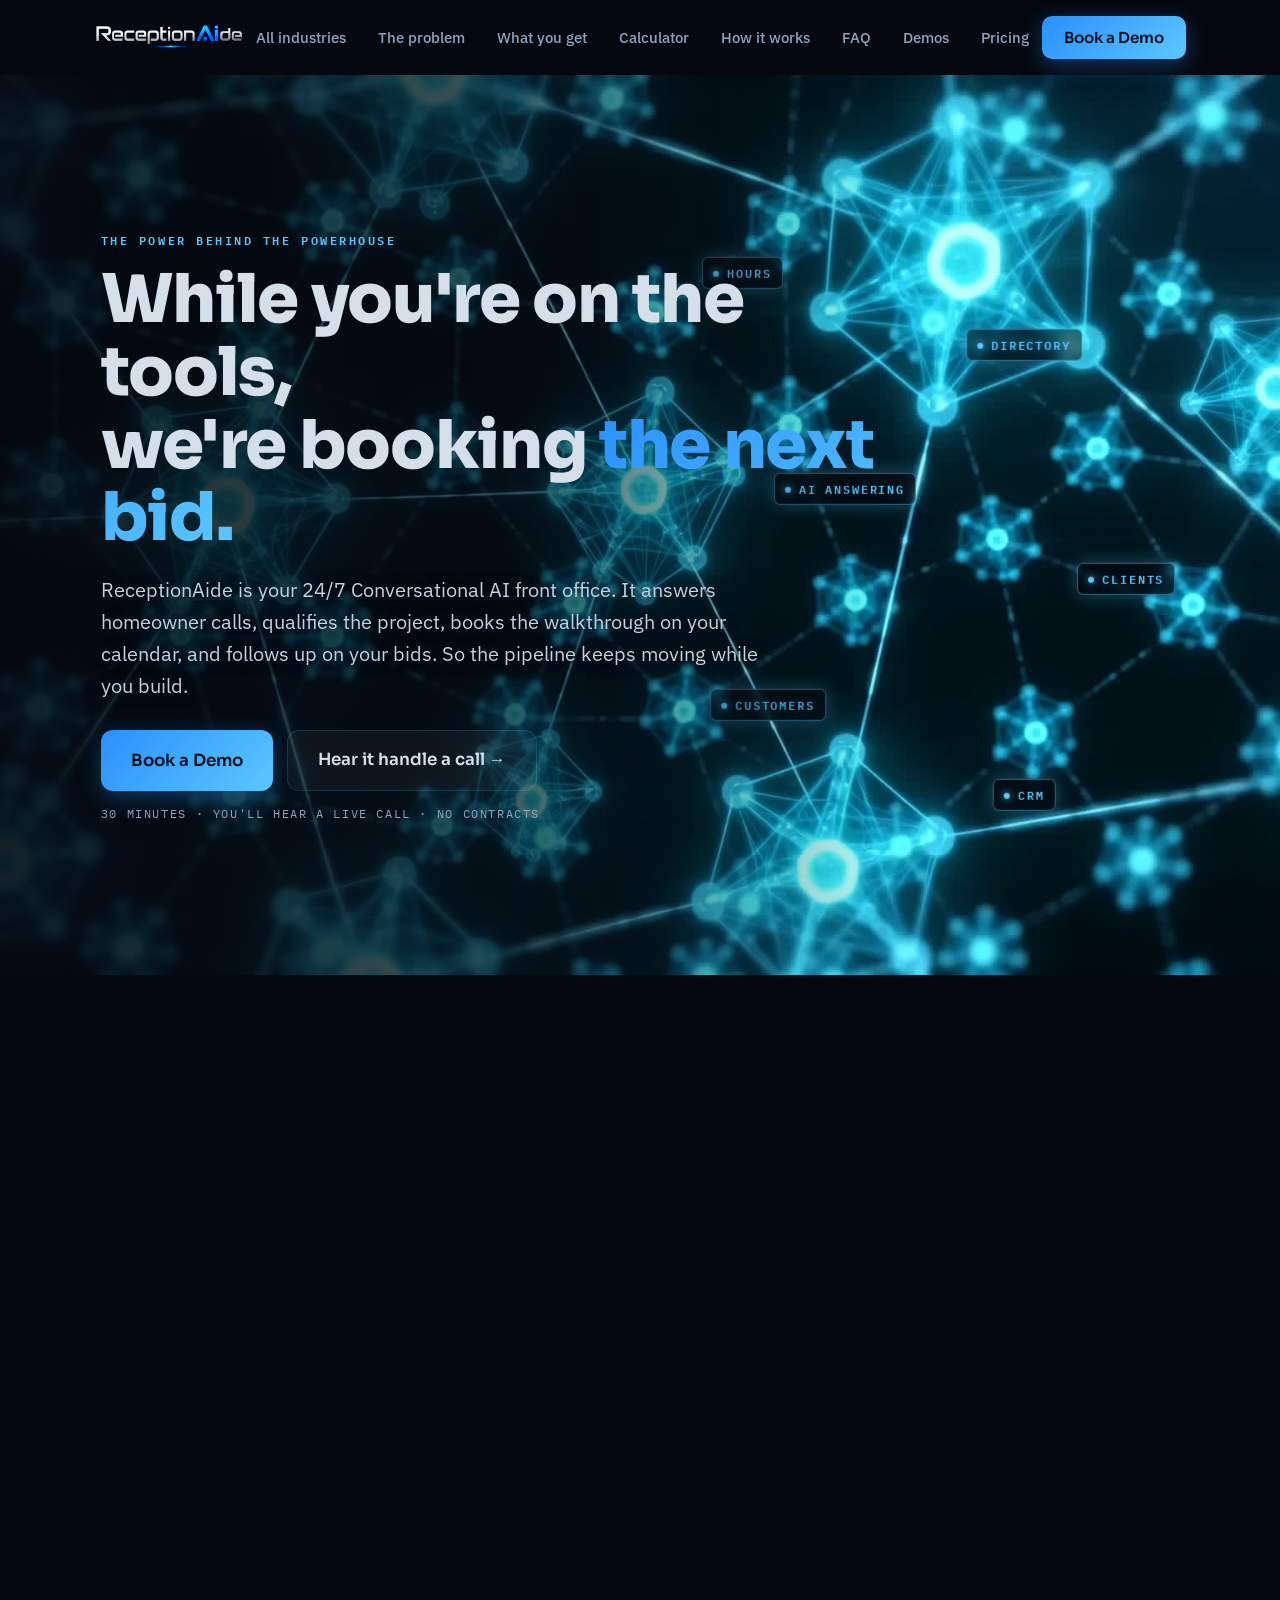
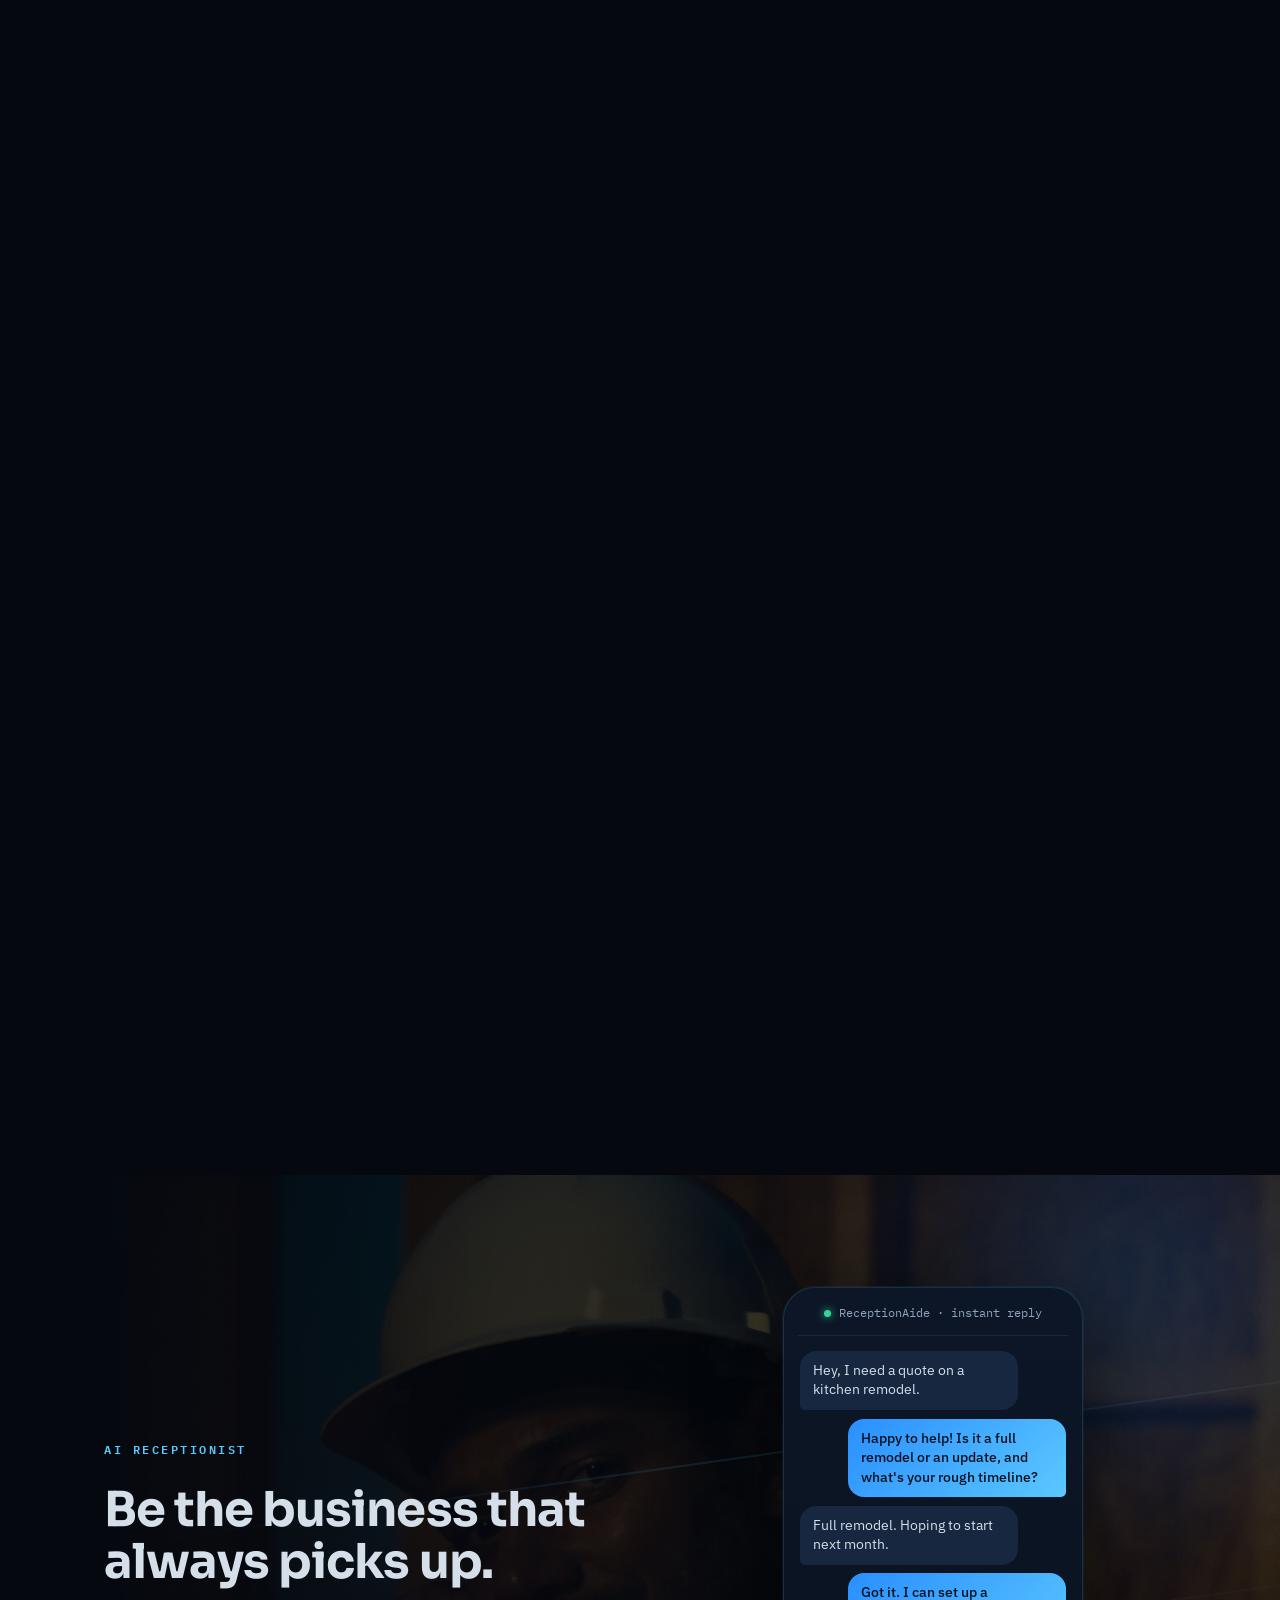
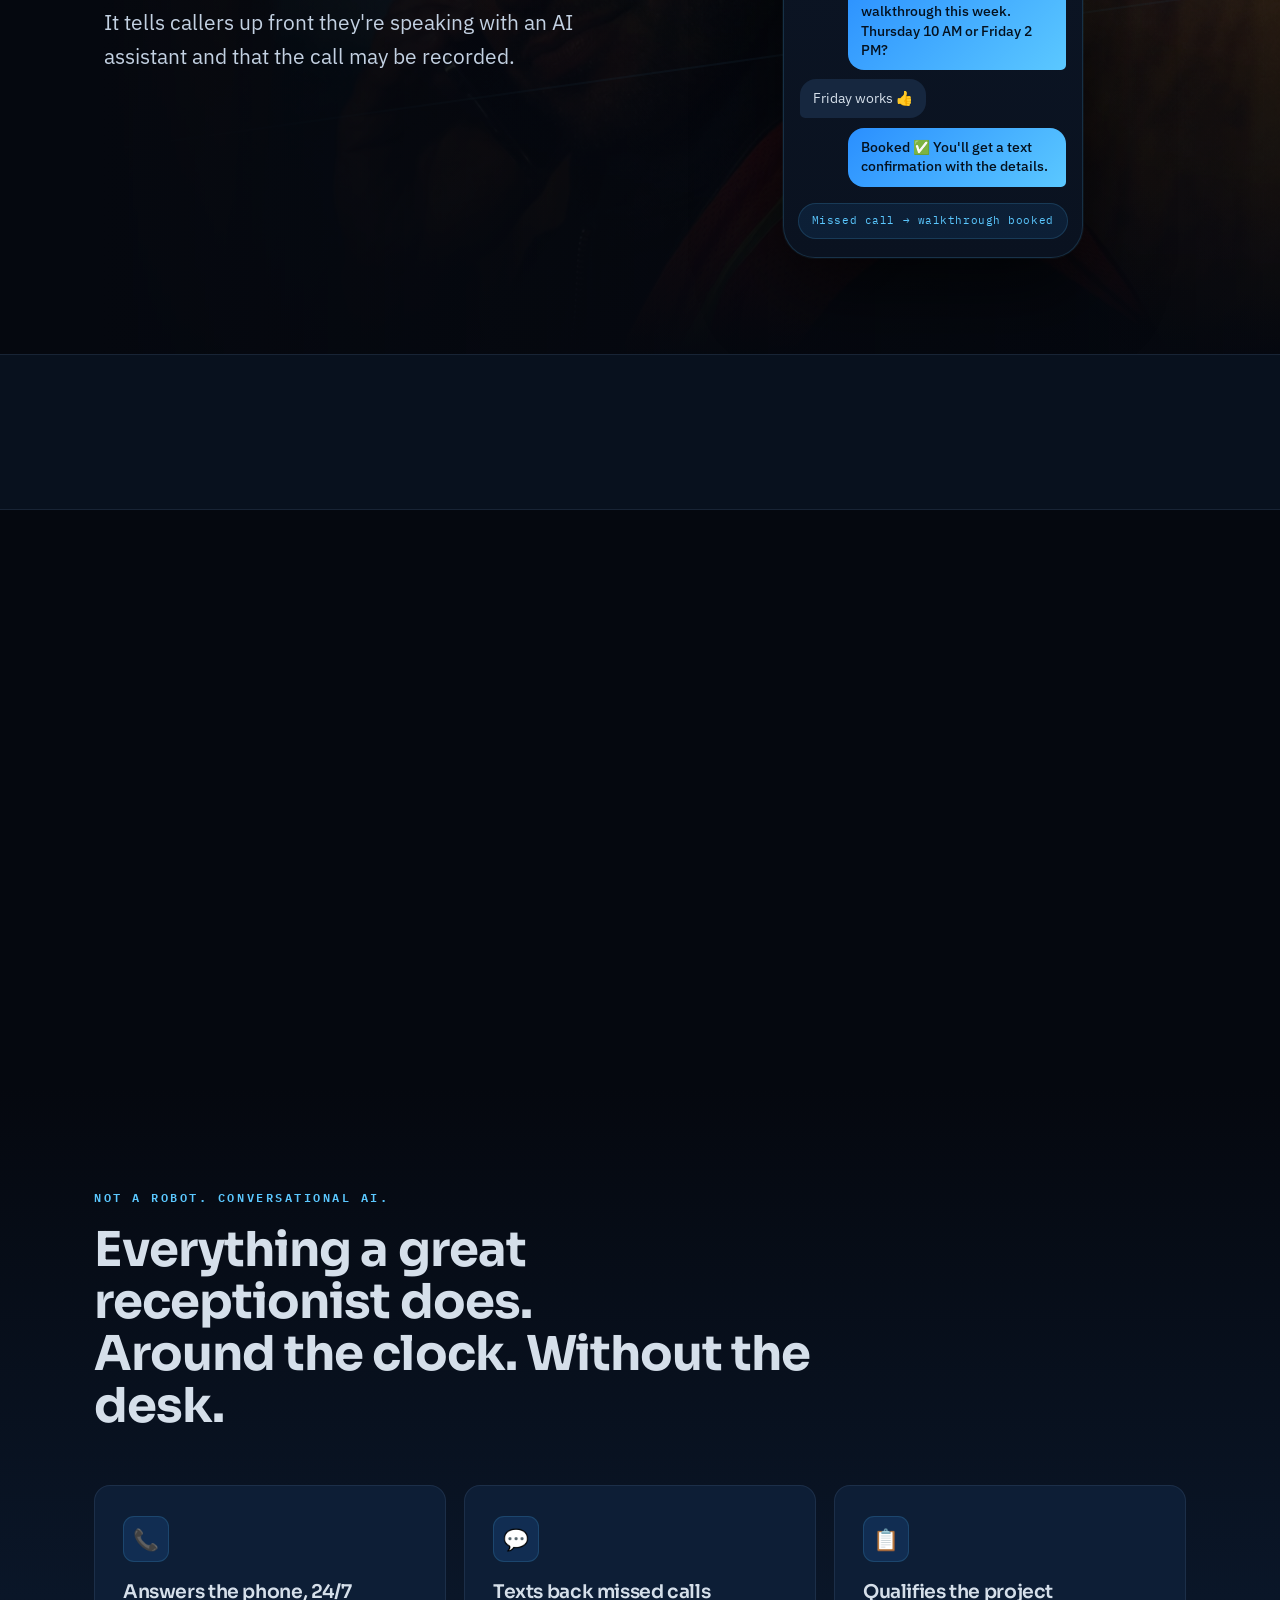
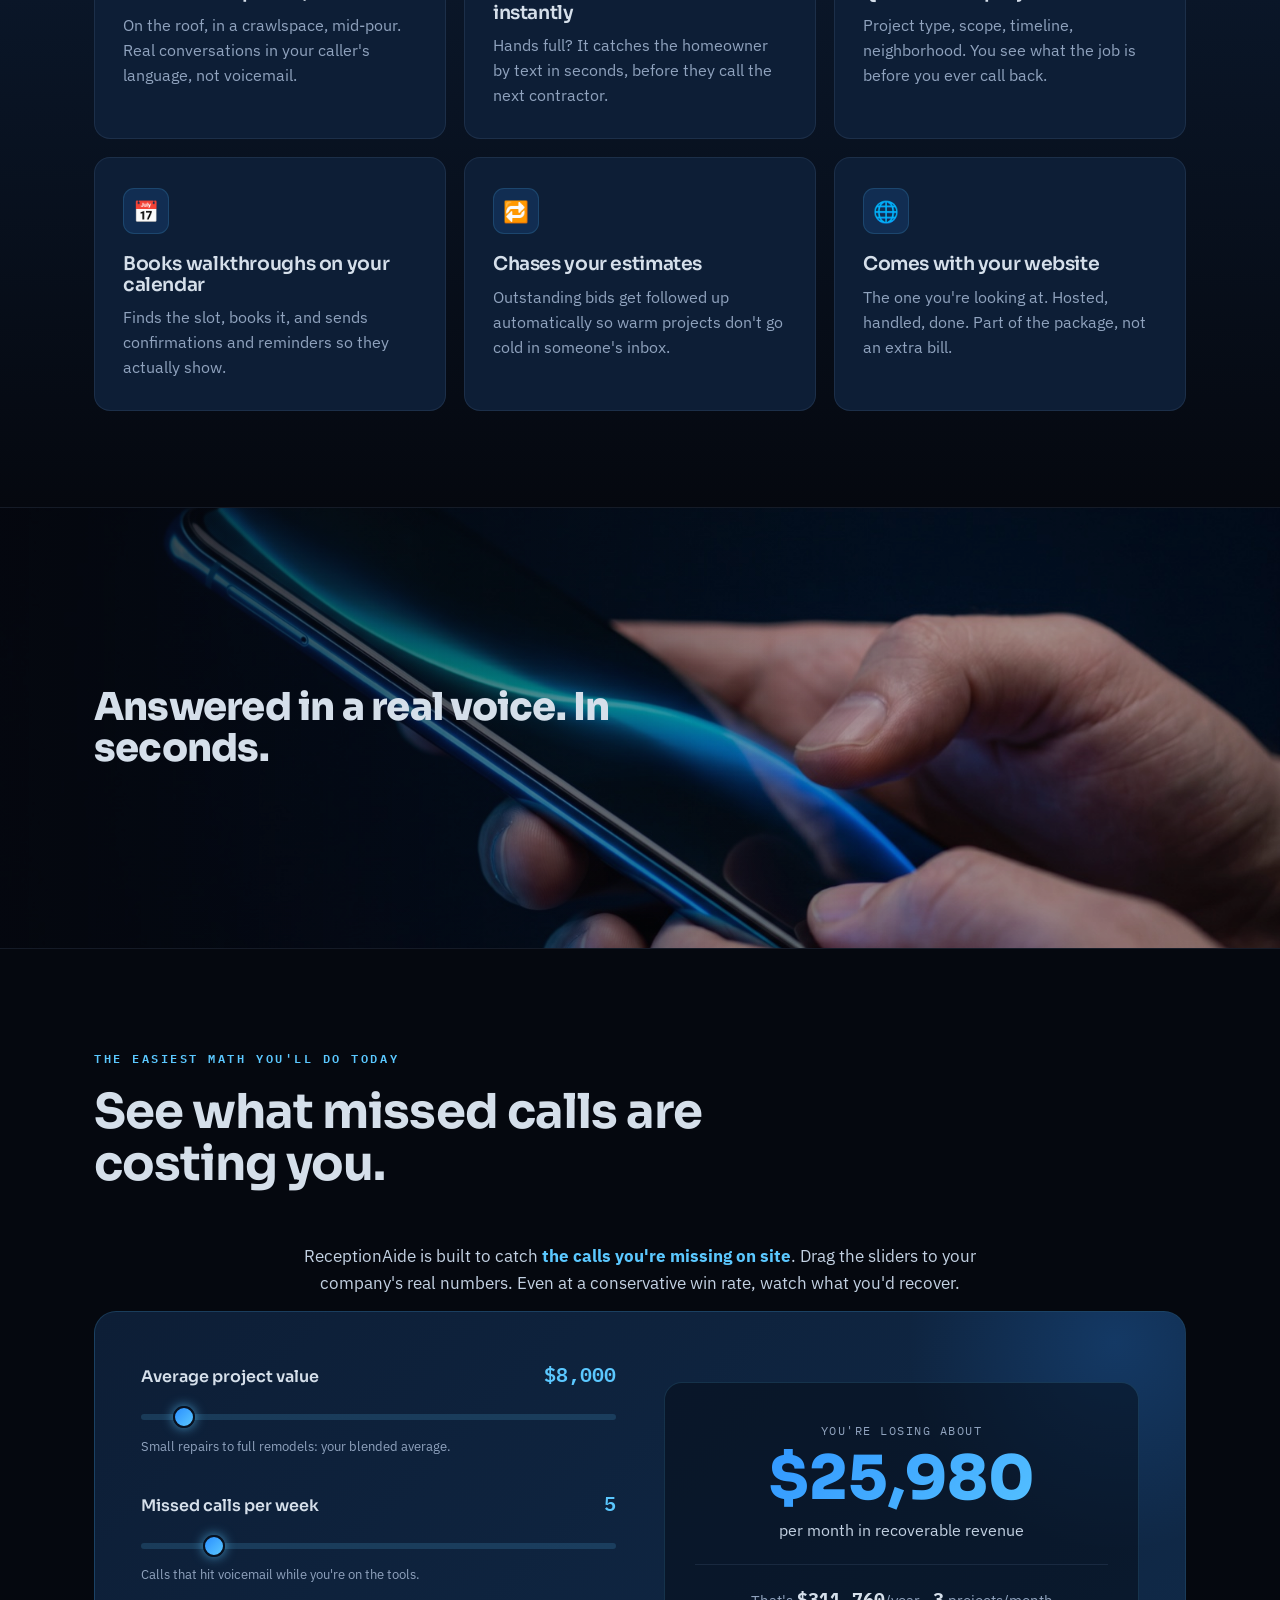
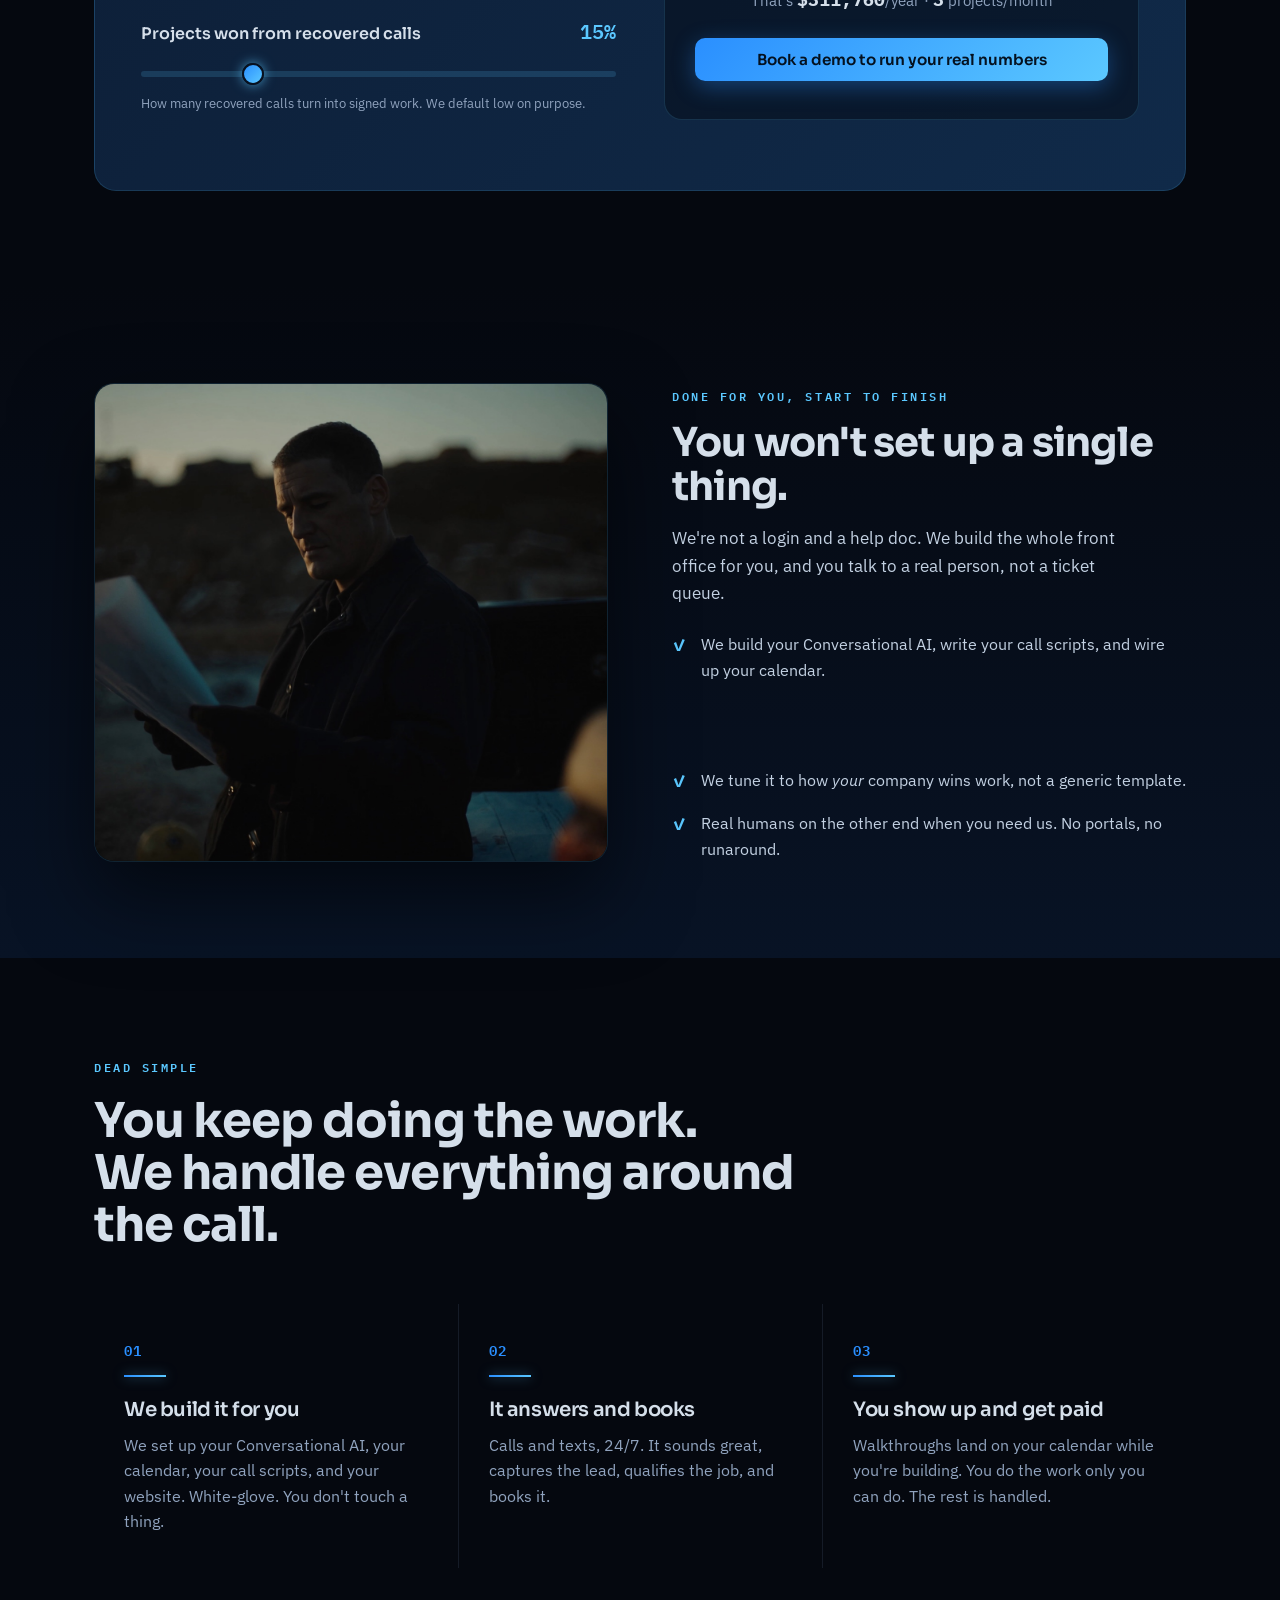
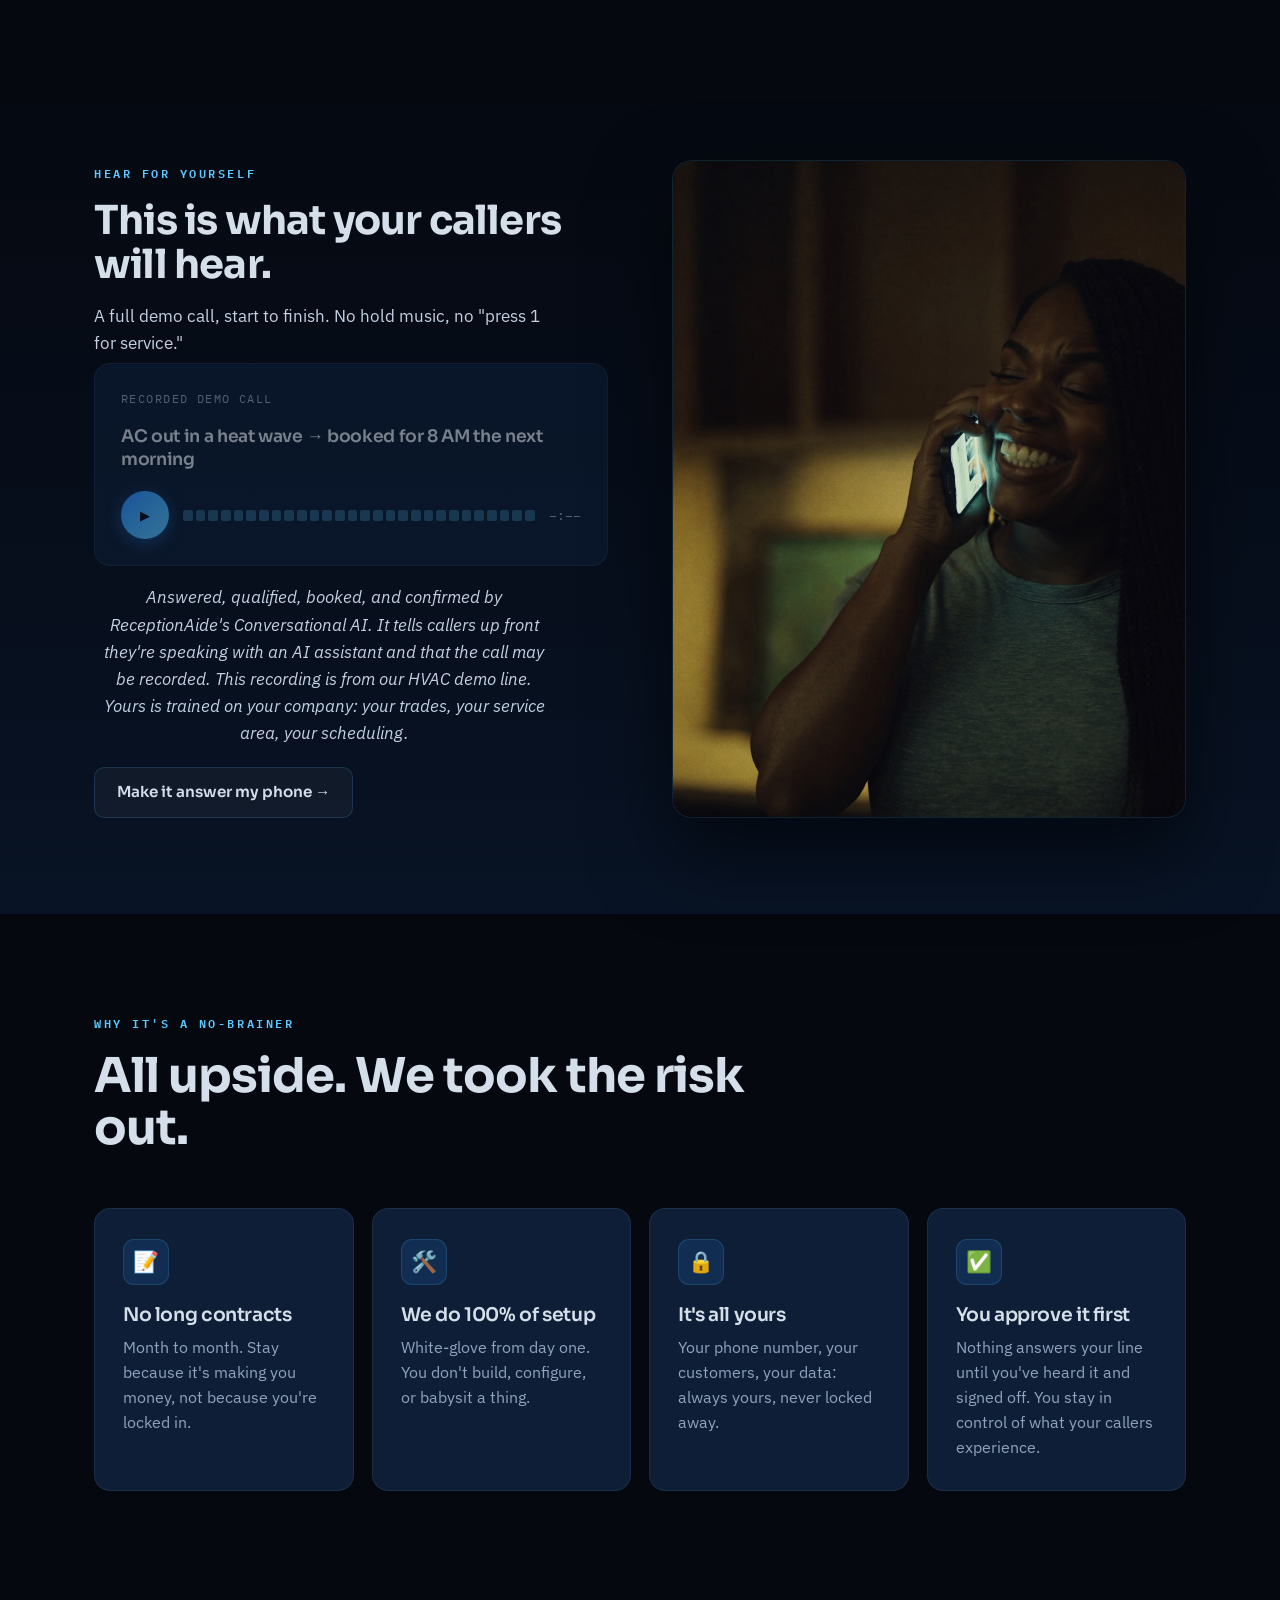
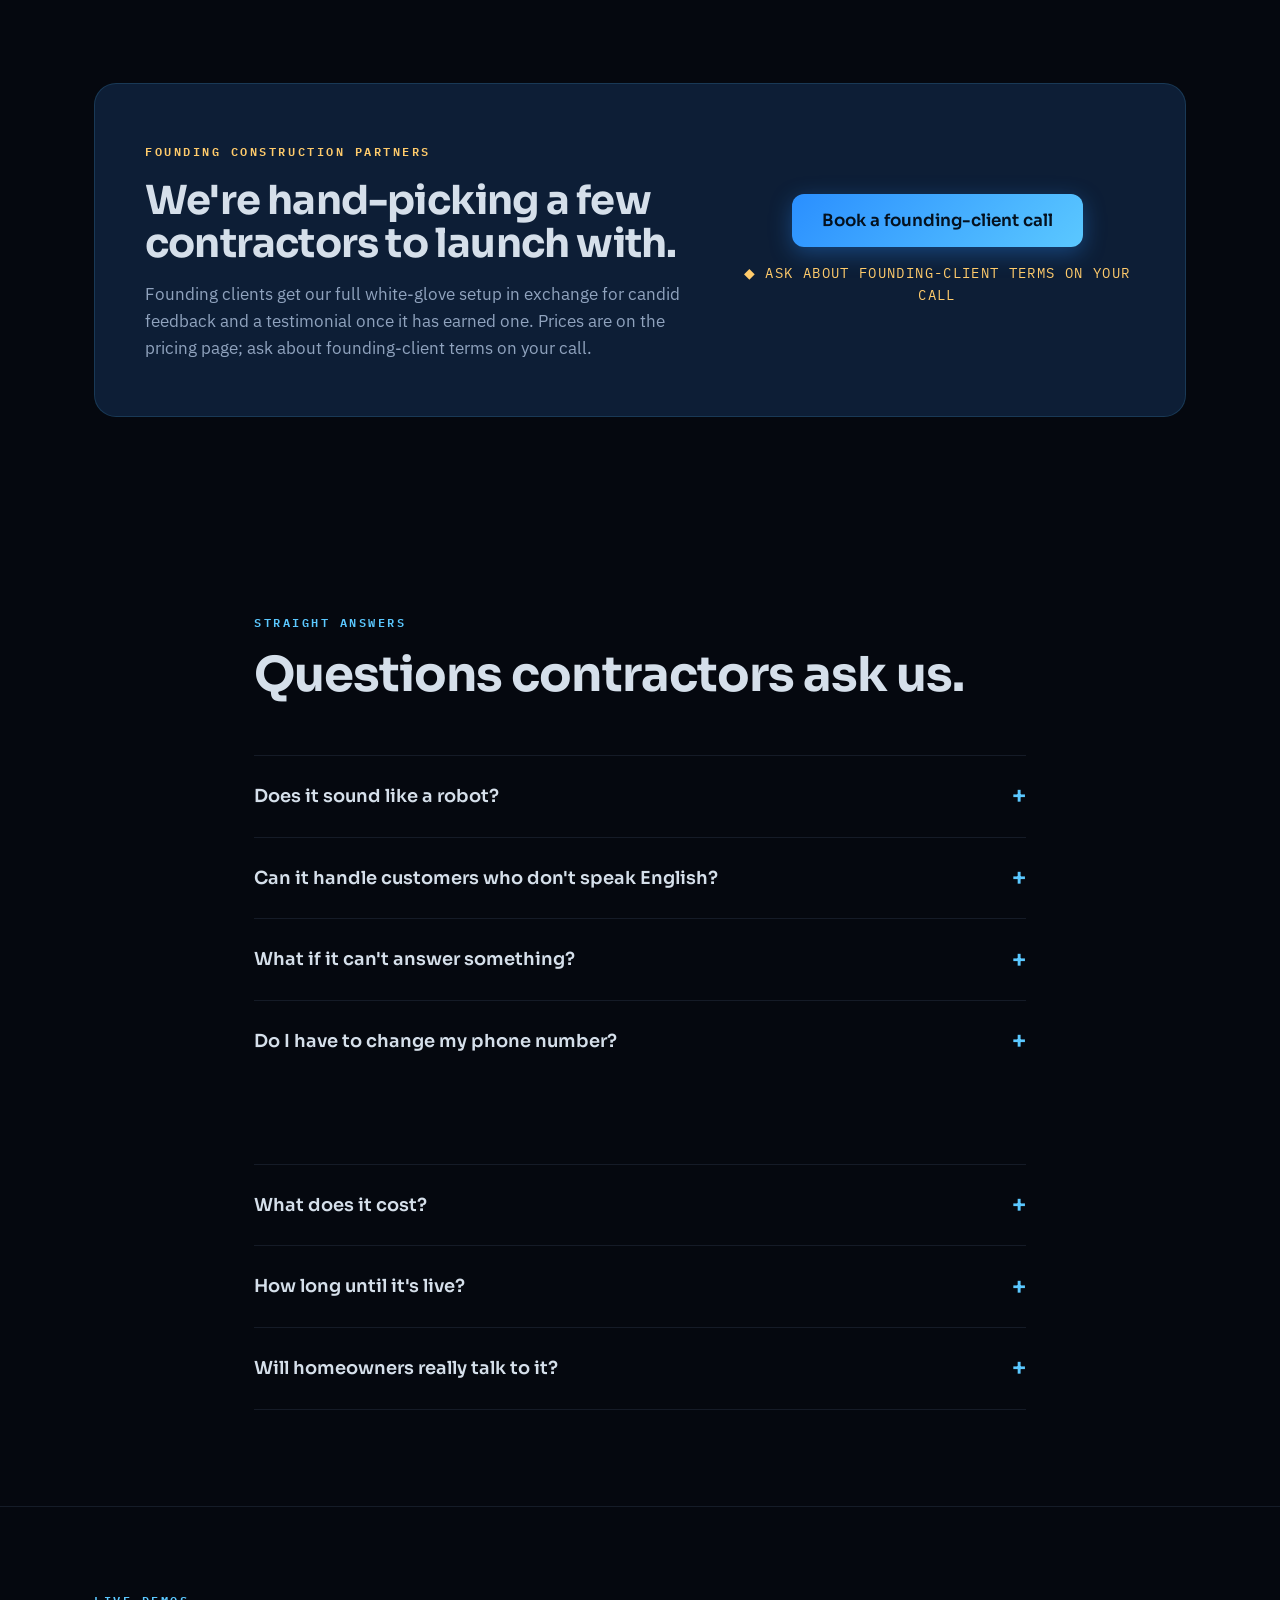
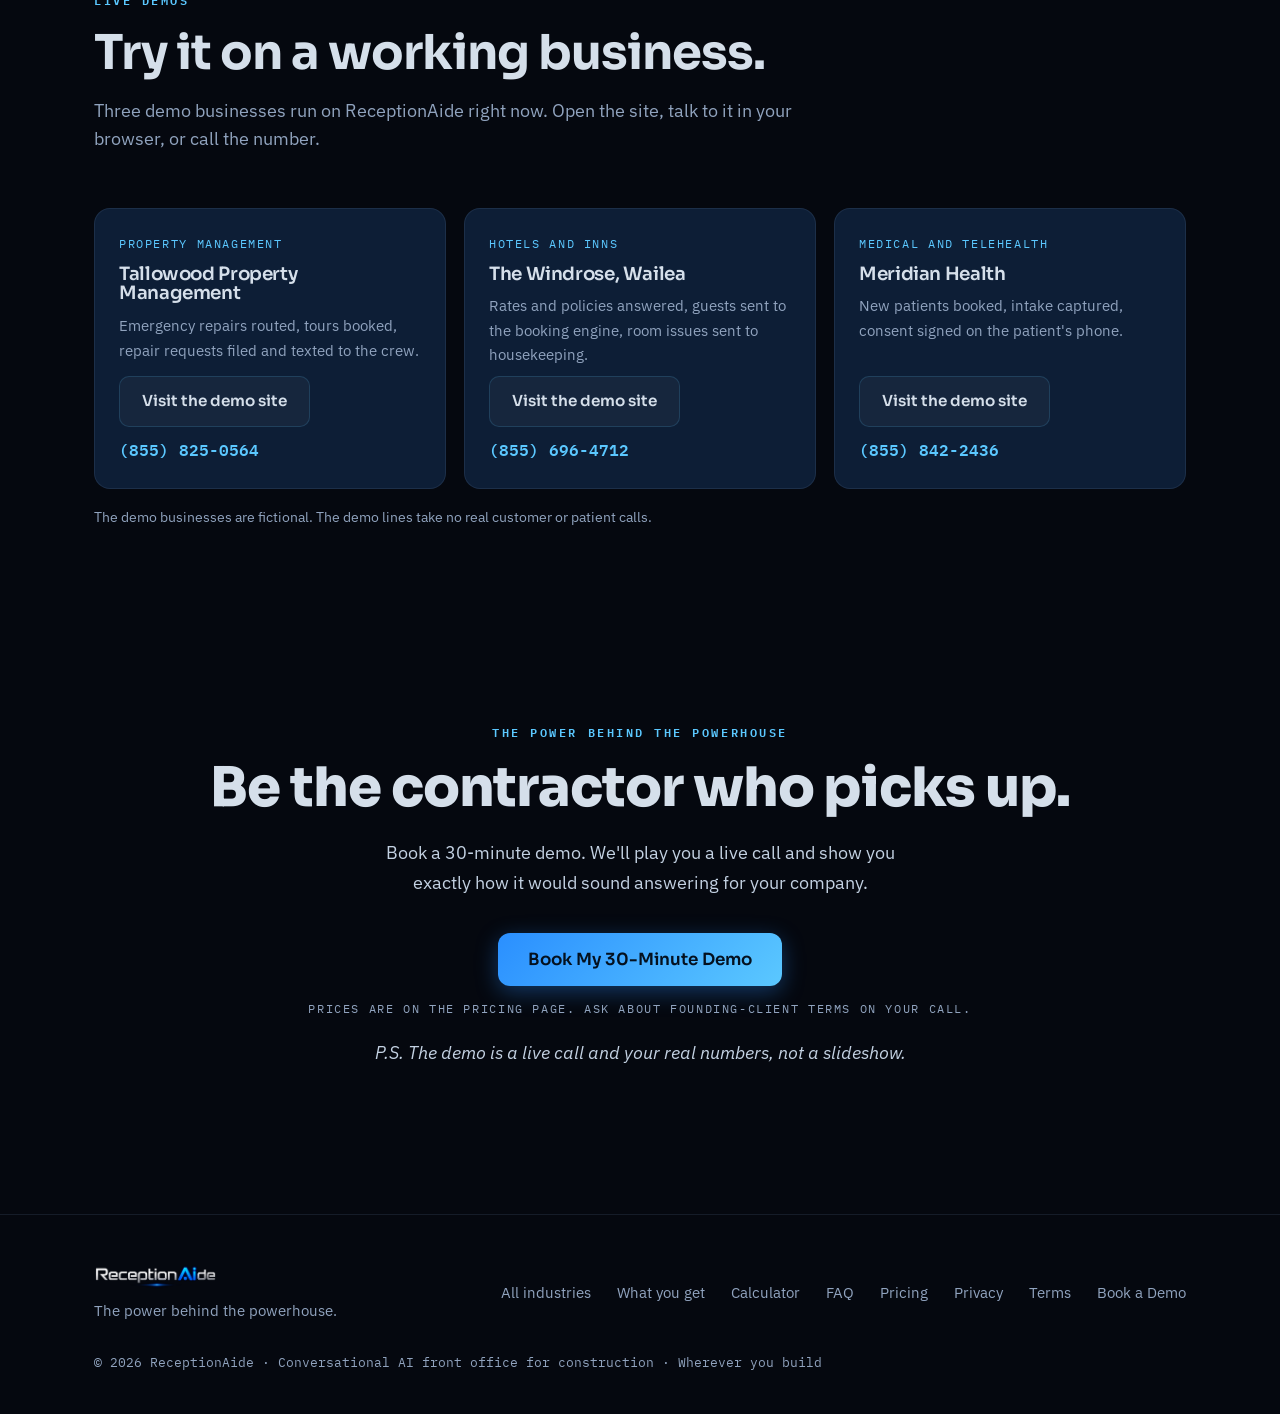
<file: construction/index.html>
<!DOCTYPE html>
<html lang="en">
<head>
<meta charset="UTF-8">
<meta name="viewport" content="width=device-width, initial-scale=1.0">
<title>ReceptionAide for Construction · The power behind the powerhouse</title>
<meta name="description" content="ReceptionAide is the 24/7 Conversational AI front office for construction companies and trades. It answers homeowner calls, qualifies projects, books walkthroughs, and follows up on bids. Book a demo.">
<meta property="og:title" content="ReceptionAide for Construction · The power behind the powerhouse">
<meta property="og:description" content="The 24/7 Conversational AI front office for construction and trades. Answers homeowners, qualifies projects, and books walkthroughs while you build.">
<meta property="og:type" content="website">
<meta property="og:url" content="https://receptionaide.com/construction/">
<meta property="og:image" content="https://receptionaide.com/img/construction-contractor-job-site-dusk-phone-call.jpg">
<meta name="theme-color" content="#05080F">
<link rel="icon" href="data:image/svg+xml,<svg xmlns='http://www.w3.org/2000/svg' viewBox='0 0 40 40'><path d='M20 5 L34 33 H26 L20 20 L14 33 H6 Z' fill='%235BC8FF'/><circle cx='20' cy='27' r='3.4' fill='%235BC8FF'/></svg>">
<link rel="preconnect" href="https://fonts.googleapis.com">
<link rel="preconnect" href="https://fonts.gstatic.com" crossorigin>
<link href="https://fonts.googleapis.com/css2?family=Sora:wght@400;600;700;800&family=IBM+Plex+Sans:wght@400;500;600&family=IBM+Plex+Mono:wght@500;600&display=swap" rel="stylesheet">
<link rel="stylesheet" href="/scroll-story.css">
<script src="/scroll-story.js" defer></script>
<style>
  :root{
    --ink:#05080F;--navy:#0A1628;--panel:#0D1E36;--panel-2:#102A49;
    --line:rgba(91,200,255,.16);--line-soft:rgba(120,150,190,.14);
    --blue:#2A8FFF;--cyan:#5BC8FF;--silver:#C3D1E2;--white:#D5DFEA;--muted:#90A3BE;
    --grad:linear-gradient(135deg,#2A8FFF 0%,#5BC8FF 100%);--maxw:1140px;
  }
  *{box-sizing:border-box;margin:0;padding:0}
  html{scroll-behavior:smooth}
  body{background:var(--ink);color:var(--white);font-family:"IBM Plex Sans",system-ui,sans-serif;line-height:1.6;-webkit-font-smoothing:antialiased;overflow-x:hidden;overflow-x:clip}
  a{color:inherit;text-decoration:none}
  .wrap{max-width:var(--maxw);margin:0 auto;padding:0 24px}
  .eyebrow{font-family:"IBM Plex Mono",monospace;font-size:.72rem;font-weight:600;letter-spacing:.22em;text-transform:uppercase;color:var(--cyan);display:inline-block;margin-bottom:18px}
  h1,h2,h3{font-family:"Sora",sans-serif;line-height:1.08;letter-spacing:-.02em}
  .section{padding:96px 0;position:relative}
  .section-head{max-width:720px;margin-bottom:54px}
  .section-head h2{font-size:clamp(1.9rem,4.4vw,3rem);font-weight:700}
  .section-head p{color:var(--muted);font-size:1.12rem;margin-top:18px}

  #power{position:fixed;top:0;left:0;height:3px;width:0;z-index:120;background:var(--grad);box-shadow:0 0 14px rgba(91,200,255,.8);transition:width .1s linear}

  header{position:sticky;top:0;z-index:100;transition:background .3s,border-color .3s;border-bottom:1px solid transparent}
  header.scrolled{background:rgba(7,12,22,.82);backdrop-filter:blur(14px);border-bottom:1px solid var(--line-soft)}
  .nav{display:flex;align-items:center;justify-content:space-between;height:74px}
  .brand{display:flex;align-items:center;gap:11px;font-family:"Sora",sans-serif;font-weight:700;font-size:1.32rem}
  .brand .mark{width:30px;height:30px;flex:0 0 auto}
  .logo-img{height:34px;width:auto;display:block;animation:logoGlow 3.6s ease-in-out infinite}
  .foot .logo-img{height:28px}
  @keyframes logoGlow{0%,100%{filter:drop-shadow(0 0 3px rgba(91,200,255,.12))}50%{filter:drop-shadow(0 0 11px rgba(91,200,255,.42))}}
  .wordmark .r{color:var(--white)}
  .wordmark .ai{background:var(--grad);-webkit-background-clip:text;background-clip:text;color:transparent;animation:glow 3.4s ease-in-out infinite}
  .wordmark .de{color:var(--silver)}
  @keyframes glow{0%,100%{filter:drop-shadow(0 0 4px rgba(91,200,255,.25))}50%{filter:drop-shadow(0 0 12px rgba(91,200,255,.7))}}
  .nav-links{display:flex;align-items:center;gap:32px}
  .nav-links a{color:var(--muted);font-size:.95rem;font-weight:500;transition:color .2s}
  .nav-links a:hover{color:var(--white)}
  .btn{font-family:"Sora",sans-serif;font-weight:600;font-size:.95rem;padding:12px 22px;border-radius:10px;cursor:pointer;border:none;display:inline-flex;align-items:center;gap:9px;transition:transform .2s,box-shadow .2s,background .2s}
  .btn-primary{background:var(--grad);color:#04111f;box-shadow:0 6px 22px rgba(42,143,255,.35)}
  .btn-primary:hover{transform:translateY(-2px);box-shadow:0 10px 32px rgba(42,143,255,.55)}
  .btn-ghost{background:rgba(255,255,255,.04);color:var(--white);border:1px solid var(--line)}
  .btn-ghost:hover{background:rgba(91,200,255,.1);border-color:var(--cyan)}
  .btn-lg{padding:16px 30px;font-size:1.05rem;border-radius:12px}

  .hero{position:relative;padding:112px 0 96px;overflow:hidden}
  .hero-bg{position:absolute;inset:0;z-index:0;overflow:hidden}
  .blob{position:absolute;border-radius:50%;filter:blur(90px);opacity:.55}
  .blob.b1{width:620px;height:620px;background:radial-gradient(circle,#1559b8,transparent 70%);top:-200px;right:-160px;animation:drift1 16s ease-in-out infinite}
  .blob.b2{width:520px;height:520px;background:radial-gradient(circle,#0b3f7a,transparent 70%);bottom:-220px;left:-140px;animation:drift2 19s ease-in-out infinite}
  .streak{position:absolute;height:2px;width:140%;left:-20%;background:linear-gradient(90deg,transparent,rgba(91,200,255,.55),transparent);opacity:.5}
  .streak.s1{top:38%;transform:rotate(-8deg);animation:slide 9s linear infinite}
  .streak.s2{top:64%;transform:rotate(-8deg);animation:slide 13s linear infinite;animation-delay:-4s;opacity:.3}
  @keyframes slide{0%{transform:translateX(-30%) rotate(-8deg)}100%{transform:translateX(30%) rotate(-8deg)}}
  @keyframes drift1{0%,100%{transform:translate(0,0)}50%{transform:translate(-40px,40px)}}
  @keyframes drift2{0%,100%{transform:translate(0,0)}50%{transform:translate(40px,-30px)}}
  .hero-grid{position:absolute;inset:0;z-index:0;opacity:.4;background-image:linear-gradient(rgba(91,200,255,.05) 1px,transparent 1px),linear-gradient(90deg,rgba(91,200,255,.05) 1px,transparent 1px);background-size:54px 54px;mask-image:radial-gradient(ellipse 80% 60% at 50% 30%,#000,transparent 75%)}
  .hero-inner{position:relative;z-index:2;max-width:880px}
  .hero h1{font-size:clamp(2.4rem,6vw,4.5rem);font-weight:800;margin:8px 0 24px}
  .hero h1 .hl{background:var(--grad);-webkit-background-clip:text;background-clip:text;color:transparent}
  .hero p.sub{font-size:clamp(1.08rem,2.2vw,1.32rem);color:var(--silver);max-width:660px;margin-bottom:36px}
  .hero-cta{display:flex;gap:14px;flex-wrap:wrap;margin-bottom:0}

  /* stat band */
  .stats{border-top:1px solid var(--line-soft);border-bottom:1px solid var(--line-soft);background:rgba(13,30,54,.4)}
  .stat-row{display:grid;grid-template-columns:repeat(4,1fr);gap:0}
  .stat{padding:30px 20px;text-align:center;border-left:1px solid var(--line-soft)}
  .stat:first-child{border-left:none}
  .stat .v{font-family:"IBM Plex Mono",monospace;font-size:1.7rem;font-weight:600;color:var(--cyan)}
  .stat .l{color:var(--muted);font-size:.86rem;margin-top:6px}

  .problem .section-head h2{font-size:clamp(1.9rem,4.6vw,3.1rem)}
  .lead-line{color:var(--white)}

  .features{background:linear-gradient(180deg,var(--ink),var(--navy) 50%,var(--ink))}
  .grid3{display:grid;grid-template-columns:repeat(3,1fr);gap:18px}
  .card{background:var(--panel);border:1px solid var(--line-soft);border-radius:16px;padding:30px 28px;transition:transform .22s,border-color .22s,box-shadow .22s}
  .card:hover{transform:translateY(-4px);border-color:var(--line);box-shadow:0 14px 40px rgba(3,12,26,.6)}
  .card .ico{width:46px;height:46px;border-radius:11px;background:rgba(42,143,255,.14);border:1px solid var(--line);display:flex;align-items:center;justify-content:center;margin-bottom:20px;font-size:1.3rem}
  .card h3{font-size:1.18rem;font-weight:600;margin-bottom:10px}
  .card p{color:var(--muted);font-size:.98rem}
  .close-line{text-align:center;font-family:"Sora",sans-serif;font-weight:600;font-size:clamp(1.2rem,2.6vw,1.6rem);margin-top:48px;color:var(--silver)}
  .close-line b{color:var(--cyan)}

  .steps{display:grid;grid-template-columns:repeat(3,1fr);gap:0}
  .step{padding:34px 30px;position:relative;border-left:1px solid var(--line-soft)}
  .step:first-child{border-left:none}
  .step .n{font-family:"IBM Plex Mono",monospace;font-size:.9rem;font-weight:600;color:var(--blue);letter-spacing:.1em}
  .step .bar{height:2px;width:42px;background:var(--grad);margin:14px 0 22px;box-shadow:0 0 12px rgba(91,200,255,.6)}
  .step h3{font-size:1.24rem;font-weight:600;margin-bottom:12px}
  .step p{color:var(--muted);font-size:.99rem}

  /* trust block */
  .trust{background:linear-gradient(180deg,var(--ink),#081325)}
  .trust-inner{display:grid;grid-template-columns:1fr 1fr;gap:46px;align-items:center}
  .trust-inner h2{font-size:clamp(1.8rem,4vw,2.7rem);font-weight:700}
  .trust-inner p{color:var(--muted);font-size:1.1rem;margin-top:18px}
  .trust-list{list-style:none;display:flex;flex-direction:column;gap:16px}
  .trust-list li{display:flex;gap:14px;align-items:flex-start;font-size:1.02rem;color:var(--silver)}
  .trust-list .ck{color:var(--cyan);font-weight:700;flex:0 0 auto;margin-top:1px}

  /* calculator */
  .calc-box{background:linear-gradient(135deg,var(--panel),var(--panel-2));border:1px solid var(--line);border-radius:22px;padding:46px;display:grid;grid-template-columns:1fr 1fr;gap:48px;align-items:center;position:relative;overflow:hidden}
  .calc-box::before{content:"";position:absolute;width:420px;height:420px;border-radius:50%;background:radial-gradient(circle,rgba(42,143,255,.18),transparent 70%);top:-180px;right:-140px}
  .calc-controls{position:relative;z-index:2}
  .slider-group{margin-bottom:30px}
  .slider-top{display:flex;justify-content:space-between;align-items:baseline;margin-bottom:12px}
  .slider-top label{font-family:"Sora",sans-serif;font-weight:600;font-size:1rem}
  .slider-top .val{font-family:"IBM Plex Mono",monospace;font-size:1.25rem;font-weight:600;color:var(--cyan)}
  input[type=range]{-webkit-appearance:none;appearance:none;width:100%;height:6px;border-radius:5px;background:rgba(91,200,255,.16);outline:none}
  input[type=range]::-webkit-slider-thumb{-webkit-appearance:none;appearance:none;width:22px;height:22px;border-radius:50%;background:var(--grad);cursor:pointer;box-shadow:0 0 12px rgba(91,200,255,.7);border:2px solid #08111f}
  input[type=range]::-moz-range-thumb{width:22px;height:22px;border:2px solid #08111f;border-radius:50%;background:#3da0ff;cursor:pointer;box-shadow:0 0 12px rgba(91,200,255,.7)}
  .slider-sub{color:var(--muted);font-size:.82rem;margin-top:8px}
  .calc-out{position:relative;z-index:2;text-align:center;background:rgba(5,10,20,.5);border:1px solid var(--line);border-radius:18px;padding:38px 30px}
  .calc-out .pre{font-family:"IBM Plex Mono",monospace;font-size:.78rem;letter-spacing:.12em;text-transform:uppercase;color:var(--muted)}
  .calc-out .big{font-family:"Sora",sans-serif;font-weight:800;font-size:clamp(2.6rem,6vw,3.8rem);background:var(--grad);-webkit-background-clip:text;background-clip:text;color:transparent;margin:8px 0;line-height:1}
  .calc-out .big-sub{color:var(--silver);font-size:1rem}
  .calc-out .yr{margin-top:20px;padding-top:20px;border-top:1px solid var(--line-soft);color:var(--muted);font-size:.95rem}
  .calc-out .yr b{font-family:"IBM Plex Mono",monospace;color:var(--white);font-size:1.15rem}
  .calc-out .btn{margin-top:24px;width:100%;justify-content:center}
  .calc-frame{text-align:center;max-width:680px;margin:0 auto 14px;color:var(--silver);font-size:1.05rem}
  .calc-frame b{color:var(--cyan)}

  .founding-box{background:var(--panel);border:1px solid var(--line);border-radius:22px;padding:54px 50px;display:grid;grid-template-columns:1.4fr 1fr;gap:40px;align-items:center}
  .founding-box .eyebrow{color:#FFCB6B}
  .founding-box h2{font-size:clamp(1.7rem,3.6vw,2.5rem);font-weight:700}
  .founding-box p{color:var(--muted);margin-top:16px;font-size:1.05rem}
  .founding-cta{text-align:center}
  .spots{font-family:"IBM Plex Mono",monospace;color:#FFCB6B;font-size:.85rem;letter-spacing:.1em;margin-top:16px}

  .audio{background:linear-gradient(180deg,var(--ink),#081325)}
  .audio-grid{display:grid;grid-template-columns:repeat(3,1fr);gap:18px}
  .player{background:var(--panel);border:1px solid var(--line-soft);border-radius:16px;padding:26px;transition:border-color .2s;cursor:pointer}
  .player:hover{border-color:var(--line)}
  .player .tag{font-family:"IBM Plex Mono",monospace;font-size:.74rem;letter-spacing:.12em;text-transform:uppercase;color:var(--muted);margin-bottom:16px}
  .player h3{font-size:1.08rem;font-weight:600;margin-bottom:20px;line-height:1.35}
  .player-ctrl{display:flex;align-items:center;gap:14px}
  .play{width:48px;height:48px;flex:0 0 auto;border-radius:50%;border:none;cursor:pointer;background:var(--grad);display:flex;align-items:center;justify-content:center;box-shadow:0 4px 16px rgba(42,143,255,.4);transition:transform .15s;color:#04111f}
  .play:hover{transform:scale(1.07)}
  .wave{display:flex;align-items:center;gap:3px;height:34px;flex:1;cursor:pointer}
  .wave i{flex:1;background:rgba(91,200,255,.35);border-radius:2px;height:30%;transition:background .15s,height .15s}
  .wave i.done{background:var(--cyan);height:70%}
  .player.playing .wave i{animation:bounce 1s ease-in-out infinite}
  .player.unavailable{opacity:.55;pointer-events:none}
  .wave i:nth-child(2n){animation-delay:.15s}.wave i:nth-child(3n){animation-delay:.3s}.wave i:nth-child(4n){animation-delay:.45s}
  @keyframes bounce{0%,100%{height:25%}50%{height:90%}}
  .dur{font-family:"IBM Plex Mono",monospace;font-size:.82rem;color:var(--muted)}
  .audio-note{text-align:center;color:var(--muted);font-size:.88rem;margin-top:26px;font-style:italic}

  .faq-item{border-top:1px solid var(--line-soft);padding:26px 0;cursor:pointer}
  .faq-item:last-child{border-bottom:1px solid var(--line-soft)}
  .faq-q{display:flex;justify-content:space-between;align-items:center;gap:20px;font-family:"Sora",sans-serif;font-weight:600;font-size:1.12rem}
  .faq-q .plus{color:var(--cyan);font-size:1.5rem;flex:0 0 auto;transition:transform .25s;line-height:1}
  .faq-item.open .plus{transform:rotate(45deg)}
  .faq-a{max-height:0;overflow:hidden;transition:max-height .3s ease;color:var(--muted)}
  .faq-a p{padding-top:14px;font-size:1.02rem}

  .final{text-align:center;padding:110px 0}
  .final h2{font-size:clamp(2.1rem,5vw,3.4rem);font-weight:800}
  .final p{color:var(--silver);font-size:1.15rem;max-width:560px;margin:20px auto 36px}
  .cta-note{margin-top:14px;font-family:"IBM Plex Mono",monospace;font-size:.72rem;letter-spacing:.14em;text-transform:uppercase;color:var(--muted)}
  .ps-line{margin-top:22px;color:var(--muted);font-size:.92rem;font-style:italic}

  footer{border-top:1px solid var(--line-soft);padding:48px 0 40px}
  .foot{display:flex;justify-content:space-between;align-items:center;gap:24px;flex-wrap:wrap}
  .foot .tag{color:var(--muted);font-size:.92rem;margin-top:8px}
  .foot-links{display:flex;flex-wrap:wrap;gap:10px 26px;color:var(--muted);font-size:.92rem}
  .foot-links a:hover{color:var(--white)}
  .copy{color:var(--muted);font-size:.84rem;margin-top:30px;font-family:"IBM Plex Mono",monospace}


  /* hero 2-col + phone */
  .hero-inner{display:grid;grid-template-columns:1.05fr .95fr;gap:48px;align-items:center;max-width:1120px}
  .hero-visual{display:flex;justify-content:center;position:relative;z-index:2}
  .phone{width:300px;max-width:100%;background:linear-gradient(180deg,#0c1626,#0a1220);border:1px solid var(--line);border-radius:32px;padding:16px 14px 18px;box-shadow:0 30px 80px rgba(0,0,0,.6),0 0 0 1px rgba(91,200,255,.08);position:relative}
  .phone-top{display:flex;align-items:center;gap:8px;justify-content:center;font-size:.72rem;color:var(--muted);font-family:"IBM Plex Mono",monospace;padding-bottom:13px;border-bottom:1px solid var(--line-soft);margin-bottom:13px}
  .pdot{width:7px;height:7px;border-radius:50%;background:#34d399;box-shadow:0 0 8px #34d399}
  .thread{display:flex;flex-direction:column;gap:9px;padding:2px}
  .msg{max-width:82%;padding:10px 13px;border-radius:16px;font-size:.86rem;line-height:1.4;opacity:0;animation:pop .5s ease forwards;animation-delay:var(--d)}
  .msg.in{align-self:flex-start;background:#16273f;color:var(--white);border-bottom-left-radius:5px}
  .msg.out{align-self:flex-end;background:var(--grad);color:#04111f;border-bottom-right-radius:5px;font-weight:500}
  @keyframes pop{from{opacity:0;transform:translateY(8px) scale(.96)}to{opacity:1;transform:none}}
  .phone-badge{margin-top:15px;text-align:center;font-family:"IBM Plex Mono",monospace;font-size:.7rem;letter-spacing:.05em;color:var(--cyan);background:rgba(42,143,255,.1);border:1px solid var(--line);border-radius:20px;padding:8px 12px}

  /* risk grid */
  .grid4{display:grid;grid-template-columns:repeat(4,1fr);gap:18px}
  .card.guarantee{border-color:rgba(91,200,255,.4);border-style:dashed}

  /* scroll motion: /scroll-story (shared pair at /scroll-story.css and /scroll-story.js); theme only, no overrides of the pair */
  :root{--ss-chapter-color:rgba(213,223,234,.45);--ss-chapter-active:var(--cyan);--ss-chapter-left:20px}
  @media(max-width:1359px){.ss-chapters{display:none!important}}
  .ss-js .card.ss-reveal.is-in:hover{transform:translateY(-4px)}
  /* the clip runs 104 frames (ends on the logo), so the scene holds longer and the copy timing is scaled to keep pace */
  .scene{--ss-scrub-height:300vh;--ss-copy-fade:.2}
  .scene .ss-scrub-pin{background:var(--ink)}
  .scene .ss-scrub-copy .wrap{width:100%}
  .scene .ss-scrub-copy .eyebrow{margin-bottom:14px}
  .scene .ss-scrub-copy h1{font-size:clamp(2.2rem,5.6vw,4.2rem);font-weight:800;margin:0 0 20px;max-width:15ch}
  .scene .ss-scrub-copy h1 .hl{background:var(--grad);-webkit-background-clip:text;background-clip:text;color:transparent}
  .scene .ss-scrub-copy p.sub{color:var(--silver);font-size:clamp(1rem,1.9vw,1.25rem);max-width:56ch;margin:0 0 28px;text-shadow:0 1px 14px rgba(0,0,0,.8)}
  .scene .ss-scrub-copy .cta-note{margin-top:14px}
  /* opener: the copy sits mid-screen at the start and fades as the clip plays; faded buttons stop taking clicks */
  .ss-js .scene.ss-scrub:not(.is-static) .ss-scrub-copy{justify-content:center;padding-bottom:0}
  .scene.copy-gone .ss-scrub-copy a,.scene.copy-gone .ss-scrub-copy button{pointer-events:none}
  .ss-js .scene .ss-scrub-copy{z-index:2}
  /* scrim behind the opener copy so it reads over the bright network; it fades with the copy */
  .ss-js .scene:not(.is-static) .ss-scrub-copy{background:linear-gradient(90deg,rgba(5,8,15,.9) 0%,rgba(5,8,15,.7) 38%,rgba(5,8,15,0) 70%)}
  @media(max-width:767px){.ss-js .scene:not(.is-static) .ss-scrub-copy{background:rgba(5,8,15,.72)}}
  /* knowledge-base labels: tags on the network that pull toward the center and fade as the camera pulls back */
  .ss-labels{display:none}
  .ss-js .scene:not(.is-static) .ss-labels{display:block;position:absolute;inset:0;z-index:1;pointer-events:none;
    opacity:calc(1 - min(1, var(--ss-p, 0) / .23))}
  .ss-labels span{position:absolute;left:calc(50% + (var(--x) - 50%) * (1 - min(1, var(--ss-p, 0) / .23) * .7));top:calc(50% + (var(--y) - 50%) * (1 - min(1, var(--ss-p, 0) / .23) * .7));
    transform:translate(-50%,-50%) scale(calc(1 - min(1, var(--ss-p, 0) / .23) * .5));
    font-family:"IBM Plex Mono",monospace;font-size:.72rem;font-weight:600;letter-spacing:.16em;text-transform:uppercase;color:var(--cyan);
    background:rgba(5,8,15,.55);border:1px solid rgba(91,200,255,.45);border-radius:6px;padding:6px 10px;white-space:nowrap;
    box-shadow:0 0 18px rgba(91,200,255,.35);backdrop-filter:blur(4px)}
  .ss-labels span::before{content:"";display:inline-block;width:6px;height:6px;border-radius:50%;background:var(--cyan);box-shadow:0 0 8px var(--cyan);margin-right:8px;vertical-align:1px}
  @media(max-width:767px){.ss-js .scene:not(.is-static) .ss-labels{display:none}}
  .hero h2{font-size:clamp(1.9rem,4.4vw,3rem);font-weight:700;margin:8px 0 18px}

  @media(max-width:860px){
    .nav-links{display:none}
    .logo-img{height:28px}
    .grid3,.grid4,.steps,.audio-grid,.calc-box,.trust-inner,.hero-inner{grid-template-columns:1fr}
    .hero-inner{gap:40px}
    .hero-visual{order:2}
    .stat-row{grid-template-columns:1fr 1fr}
    .stat:nth-child(3){border-left:none}
    .stat{min-width:0;padding:26px 10px}
    .stat .v{font-size:1.2rem}
    .step{border-left:none;border-top:1px solid var(--line-soft);padding:28px 4px}
    .step:first-child{border-top:none}
    .founding-box{grid-template-columns:1fr;text-align:center;padding:40px 28px}
    .calc-box{padding:32px 24px;gap:34px}.section{padding:72px 0}
  }
  @media(prefers-reduced-motion:reduce){*{animation:none!important;scroll-behavior:auto!important;transition:none!important}.msg,.ss-reveal{opacity:1!important;transform:none!important}}

  /* ---- IMAGE INTEGRATION (test build) ---- */
  /* hero photographic backdrop — figure sits in the gap between copy and the phone card */
  .hero-photo{position:absolute;inset:0;z-index:0;background-size:cover;background-position:65% 28%;background-repeat:no-repeat;opacity:.6}
  @media(max-width:860px){.hero-photo{background-size:cover;background-position:70% 30%}}
  .hero-scrim{position:absolute;inset:0;z-index:1;background:linear-gradient(90deg,var(--ink) 8%,rgba(5,8,15,.62) 44%,rgba(5,8,15,.20) 100%),linear-gradient(0deg,var(--ink),transparent 58%)}
  .hero .hero-inner{z-index:2}

  /* modern split section: crisp full-strength image one side, clean copy the other; stacks on mobile */
  .split > .wrap{display:grid;grid-template-columns:1fr 1fr;gap:clamp(34px,5vw,76px);align-items:stretch}
  .split-copy{align-self:center}
  .split-copy .eyebrow{margin-bottom:16px}
  .split-copy h2{font-family:"Sora",sans-serif;font-size:clamp(1.7rem,3.2vw,2.5rem);font-weight:700;line-height:1.1;letter-spacing:-.02em;margin-bottom:16px}
  .split-copy > p,.split-copy .lead-line{color:var(--silver);font-size:1.06rem;max-width:46ch}
  .split-media{position:relative;border-radius:20px;overflow:hidden;border:1px solid var(--line);box-shadow:0 34px 80px rgba(0,0,0,.55);min-height:360px;background:#02040a}
  .split-media img{width:100%;height:100%;object-fit:cover;display:block}
  .split-media .split-tag{position:absolute;left:16px;bottom:16px;z-index:2;font-family:"IBM Plex Mono",monospace;font-size:.6rem;font-weight:600;letter-spacing:.16em;text-transform:uppercase;color:var(--cyan);background:rgba(5,8,15,.55);backdrop-filter:blur(8px);padding:7px 12px;border-radius:9px;border:1px solid var(--line)}
  .split .audio-grid{grid-template-columns:1fr;gap:14px;margin-top:6px}
  .split .trust-list{margin-top:24px}
  .split .audio-note{margin-top:18px}
  @media(max-width:860px){.split > .wrap{grid-template-columns:1fr;gap:30px}.split-media{min-height:250px}}
  /* framed section shot */
  .shot{margin:0;border:1px solid var(--line);border-radius:16px;overflow:hidden;line-height:0;box-shadow:0 20px 60px rgba(0,0,0,.5);position:relative}
  .shot img{width:100%;height:auto;display:block}
  .shot.tall img{aspect-ratio:16/9;object-fit:cover}
  .shot figcaption{position:absolute;left:0;right:0;bottom:0;z-index:2;padding:22px 24px;font-family:"IBM Plex Mono",monospace;font-size:.72rem;font-weight:600;letter-spacing:.16em;text-transform:uppercase;color:var(--cyan);background:linear-gradient(0deg,rgba(5,8,15,.9),transparent);line-height:1.4}
  .shot::after{content:"";position:absolute;inset:0;z-index:1;background:linear-gradient(120deg,transparent 55%,rgba(42,143,255,.12));pointer-events:none}
  .shot-wrap{margin-top:44px}
  /* two-up: copy beside image */
  .media-2{display:grid;grid-template-columns:1fr 1fr;gap:40px;align-items:center}
  .media-2.rev .shot{order:-1}
  @media(max-width:820px){.media-2{grid-template-columns:1fr;gap:28px}.media-2.rev .shot{order:0}}
  /* full-bleed band image */
  .band{position:relative;margin:0;line-height:0;border-top:1px solid var(--line-soft);border-bottom:1px solid var(--line-soft)}
  .band img{width:100%;height:auto;display:block;max-height:440px;object-fit:cover}
  .band .band-cap{position:absolute;inset:0;display:flex;align-items:center;z-index:2}
  .band .band-cap .wrap{width:100%}
  .band .band-cap h3{font-family:"Sora",sans-serif;font-weight:800;font-size:clamp(1.5rem,3.4vw,2.4rem);max-width:520px;letter-spacing:-.02em}
  .band::before{content:"";position:absolute;inset:0;z-index:1;background:linear-gradient(90deg,rgba(5,8,15,.86),rgba(5,8,15,.20) 70%)}
</style>
</head>
<body>

<div id="power"></div>

<header id="hdr">
  <div class="wrap nav">
    <a class="brand" href="/">
      <img class="logo-img" src="/img/receptionaide-logo.png" alt="ReceptionAide">
    </a>
    <nav class="nav-links">
      <a href="/">All industries</a><a href="#problem">The problem</a><a href="#what">What you get</a><a href="#calc">Calculator</a><a href="#how">How it works</a><a href="#faq">FAQ</a><a href="#demos">Demos</a><a href="/pricing/">Pricing</a>
    </nav>
    <button class="btn btn-primary" onclick="book()">Book a Demo</button>
  </div>
</header>

<main id="top">

  <!-- Pinned scrub scene, the page opener: shared with /property-management/, brief in ../campaigns/content/02-brief/scroll-property-management-call-path.md. Assets from make-scrub-assets.sh. -->
  <section class="ss-scrub scene" id="start" data-ss-chapter="Start" data-ss-base="/media/scenes/call-path" data-ss-frames="104" data-ss-mode="auto">
    <div class="ss-scrub-pin">
      <img class="ss-scrub-poster" src="/media/scenes/call-path/poster.jpg" alt="A glowing network of connected nodes in cyan and blue on near-black, the opening frame of a camera move that pulls back through a tunnel of light to a phone showing an incoming ReceptionAide call on a dark floor, which collapses into a streak of light and opens into the ReceptionAide logo." width="1920" height="1080" loading="eager" fetchpriority="high" decoding="async">
      <div class="ss-labels" aria-hidden="true">
        <span style="--x:58%;--y:22%">Hours</span>
        <span style="--x:80%;--y:30%">Directory</span>
        <span style="--x:66%;--y:46%">AI answering</span>
        <span style="--x:88%;--y:56%">Clients</span>
        <span style="--x:60%;--y:70%">Customers</span>
        <span style="--x:80%;--y:80%">CRM</span>
      </div>
      <div class="ss-scrub-copy">
        <div class="wrap">
          <span class="eyebrow">The power behind the powerhouse</span>
          <h1>While you're on the tools,<br>we're booking <span class="hl">the next bid.</span></h1>
          <p class="sub">ReceptionAide is your 24/7 Conversational AI front office. It answers homeowner calls, qualifies the project, books the walkthrough on your calendar, and follows up on your bids. So the pipeline keeps moving while you build.</p>
          <div class="hero-cta">
            <button class="btn btn-primary btn-lg" onclick="book()">Book a Demo</button>
            <a class="btn btn-ghost btn-lg" href="#audio">Hear it handle a call →</a>
          </div>
          <div class="cta-note">30 minutes · You'll hear a live call · No contracts</div>
        </div>
      </div>
    </div>
  </section>

  <section class="hero" id="demo-call" data-ss-chapter="The call">
    <div class="hero-bg" aria-hidden="true">
      <div class="hero-photo" style="background-image:url('/img/construction-contractor-job-site-dusk-phone-call.jpg');background-size:cover;background-position:68% 25%"></div>
      <div class="hero-scrim"></div>
      <div class="hero-grid"></div><div class="blob b1"></div><div class="blob b2"></div><div class="streak s1"></div><div class="streak s2"></div>
    </div>
    <div class="wrap hero-inner">
      <div class="hero-copy ss-reveal">
        <span class="eyebrow">AI receptionist</span>
        <h2>Be the business that always picks up.</h2>
        <p class="sub">It tells callers up front they're speaking with an AI assistant and that the call may be recorded.</p>
      </div>
      <div class="hero-visual ss-reveal">
        <div class="phone">
          <div class="phone-top"><span class="pdot"></span>ReceptionAide · instant reply</div>
          <div class="thread">
            <div class="msg in" style="--d:.3s">Hey, I need a quote on a kitchen remodel.</div>
            <div class="msg out" style="--d:1.0s">Happy to help! Is it a full remodel or an update, and what's your rough timeline?</div>
            <div class="msg in" style="--d:1.9s">Full remodel. Hoping to start next month.</div>
            <div class="msg out" style="--d:2.7s">Got it. I can set up a walkthrough this week. Thursday 10 AM or Friday 2 PM?</div>
            <div class="msg in" style="--d:3.5s">Friday works 👍</div>
            <div class="msg out" style="--d:4.3s">Booked ✅ You'll get a text confirmation with the details.</div>
          </div>
          <div class="phone-badge">Missed call → walkthrough booked</div>
        </div>
      </div>
    </div>
  </section>

  <section class="stats">
    <div class="wrap"><div class="stat-row ss-stagger">
      <div class="stat ss-reveal"><div class="v">24/7/365</div><div class="l">Always on: nights, weekends, holidays</div></div>
      <div class="stat ss-reveal"><div class="v">Instant</div><div class="l">Text-back on any call that slips by</div></div>
      <div class="stat ss-reveal"><div class="v">Seconds</div><div class="l">To answer: no rings, no voicemail</div></div>
      <div class="stat ss-reveal"><div class="v">Multilingual</div><div class="l">Answers your customers in their language</div></div>
    </div></div>
  </section>

  <section class="section problem split" id="problem" data-ss-chapter="The problem">
    <div class="wrap">
      <div class="split-copy ss-reveal">
        <span class="eyebrow">The leak in your business</span>
        <h2>Every call you miss is a bid that goes to another contractor.</h2>
        <p class="lead-line">You can't answer from a ladder or mid-pour. Homeowners calling about a project rarely leave a voicemail. They work down their list until a contractor picks up, and that contractor gets the walkthrough. That's not a missed call. That's a project you never got to price.</p>
      </div>
      <figure class="split-media ss-reveal">
        <img src="/img/construction-site-table-phone-ringing-unanswered-dusk.jpg" alt="A phone glows with an incoming call on top of blueprints on an empty construction site table at dusk.">
      </figure>
    </div>
  </section>

  <section class="section features" id="what" data-ss-chapter="What you get">
    <div class="wrap">
      <div class="section-head ss-reveal">
        <span class="eyebrow">Not a robot. Conversational AI.</span>
        <h2>Everything a great receptionist does.<br>Around the clock. Without the desk.</h2>
      </div>
      <div class="grid3 ss-stagger">
        <div class="card ss-reveal"><div class="ico">📞</div><h3>Answers the phone, 24/7</h3><p>On the roof, in a crawlspace, mid-pour. Real conversations in your caller's language, not voicemail.</p></div>
        <div class="card ss-reveal"><div class="ico">💬</div><h3>Texts back missed calls instantly</h3><p>Hands full? It catches the homeowner by text in seconds, before they call the next contractor.</p></div>
        <div class="card ss-reveal"><div class="ico">📋</div><h3>Qualifies the project</h3><p>Project type, scope, timeline, neighborhood. You see what the job is before you ever call back.</p></div>
        <div class="card ss-reveal"><div class="ico">📅</div><h3>Books walkthroughs on your calendar</h3><p>Finds the slot, books it, and sends confirmations and reminders so they actually show.</p></div>
        <div class="card ss-reveal"><div class="ico">🔁</div><h3>Chases your estimates</h3><p>Outstanding bids get followed up automatically so warm projects don't go cold in someone's inbox.</p></div>
        <div class="card ss-reveal"><div class="ico">🌐</div><h3>Comes with your website</h3><p>The one you're looking at. Hosted, handled, done. Part of the package, not an extra bill.</p></div>
      </div>
    </div>
  </section>

  <figure class="band ss-reveal">
    <img src="/img/hands-smartphone-glowing-incoming-call-waveform.jpg" alt="Two hands holding a phone in the dark, the screen glowing with a cyan-blue voice waveform.">
    <div class="band-cap"><div class="wrap"><h3>Answered in a real voice. In seconds.</h3></div></div>
  </figure>

  <!-- CALCULATOR -->
  <section class="section" id="calc" data-ss-chapter="Calculator">
    <div class="wrap">
      <div class="section-head ss-reveal" style="max-width:780px">
        <span class="eyebrow">The easiest math you'll do today</span>
        <h2>See what missed calls are costing you.</h2>
      </div>
      <p class="calc-frame ss-reveal">ReceptionAide is built to catch <b>the calls you're missing on site</b>. Drag the sliders to your company's real numbers. Even at a conservative win rate, watch what you'd recover.</p>
      <div class="calc-box ss-reveal">
        <div class="calc-controls">
          <div class="slider-group">
            <div class="slider-top"><label for="avg">Average project value</label><span class="val" id="avgV">$8,000</span></div>
            <input type="range" id="avg" min="1000" max="100000" step="1000" value="8000">
            <div class="slider-sub">Small repairs to full remodels: your blended average.</div>
          </div>
          <div class="slider-group">
            <div class="slider-top"><label for="calls">Missed calls per week</label><span class="val" id="callsV">10</span></div>
            <input type="range" id="calls" min="1" max="30" step="1" value="5">
            <div class="slider-sub">Calls that hit voicemail while you're on the tools.</div>
          </div>
          <div class="slider-group">
            <div class="slider-top"><label for="close">Projects won from recovered calls</label><span class="val" id="closeV">15%</span></div>
            <input type="range" id="close" min="5" max="50" step="5" value="15">
            <div class="slider-sub">How many recovered calls turn into signed work. We default low on purpose.</div>
          </div>
        </div>
        <div class="calc-out">
          <div class="pre">You're losing about</div>
          <div class="big" id="revMo">$5,846</div>
          <div class="big-sub">per month in recoverable revenue</div>
          <div class="yr">That's <b id="revYr">$70,148</b>/year · <b id="jobsMo">13</b> projects/month</div>
          <button class="btn btn-primary" onclick="book()">Book a demo to run your real numbers</button>
        </div>
      </div>
    </div>
  </section>

  <!-- TRUST / DONE-FOR-YOU -->
  <section class="section trust split">
    <div class="wrap">
      <figure class="split-media ss-reveal">
        <img src="/img/contractor-calm-truck-tailgate-plans.jpg" alt="A contractor leans against his truck at dusk, calmly reviewing a set of plans.">
      </figure>
      <div class="split-copy ss-reveal">
        <span class="eyebrow">Done for you, start to finish</span>
        <h2>You won't set up a single thing.</h2>
        <p>We're not a login and a help doc. We build the whole front office for you, and you talk to a real person, not a ticket queue.</p>
        <ul class="trust-list ss-stagger">
          <li class="ss-reveal"><span class="ck">✓</span><span>We build your Conversational AI, write your call scripts, and wire up your calendar.</span></li>
          <li class="ss-reveal"><span class="ck">✓</span><span>We stand up your website and connect your existing phone number.</span></li>
          <li class="ss-reveal"><span class="ck">✓</span><span>We tune it to how <em>your</em> company wins work, not a generic template.</span></li>
          <li class="ss-reveal"><span class="ck">✓</span><span>Real humans on the other end when you need us. No portals, no runaround.</span></li>
        </ul>
      </div>
    </div>
  </section>

  <section class="section" id="how" data-ss-chapter="How it works">
    <div class="wrap">
      <div class="section-head ss-reveal">
        <span class="eyebrow">Dead simple</span>
        <h2>You keep doing the work.<br>We handle everything around the call.</h2>
      </div>
      <div class="steps ss-stagger">
        <div class="step ss-reveal"><div class="n">01</div><div class="bar"></div><h3>We build it for you</h3><p>We set up your Conversational AI, your calendar, your call scripts, and your website. White-glove. You don't touch a thing.</p></div>
        <div class="step ss-reveal"><div class="n">02</div><div class="bar"></div><h3>It answers and books</h3><p>Calls and texts, 24/7. It sounds great, captures the lead, qualifies the job, and books it.</p></div>
        <div class="step ss-reveal"><div class="n">03</div><div class="bar"></div><h3>You show up and get paid</h3><p>Walkthroughs land on your calendar while you're building. You do the work only you can do. The rest is handled.</p></div>
      </div>
    </div>
  </section>

  <section class="section audio split" id="audio" data-ss-chapter="Hear it">
    <div class="wrap">
      <div class="split-copy ss-reveal">
        <span class="eyebrow">Hear for yourself</span>
        <h2>This is what your callers will hear.</h2>
        <p>A full demo call, start to finish. No hold music, no "press 1 for service."</p>
        <div class="audio-grid">
        <div class="player" id="demoPlayer"><div class="tag">Recorded demo call</div><h3>AC out in a heat wave → booked for 8 AM the next morning</h3><div class="player-ctrl"><button class="play" aria-label="Play demo call">▶</button><div class="wave" id="demoWave"><i></i><i></i><i></i><i></i><i></i><i></i><i></i><i></i><i></i><i></i><i></i><i></i><i></i><i></i><i></i><i></i><i></i><i></i><i></i><i></i><i></i><i></i><i></i><i></i><i></i><i></i><i></i><i></i></div><span class="dur" id="demoTime">2:39</span></div><audio id="demoAudio" src="/audio/receptionaide-demo-call.m4a" preload="metadata"></audio></div>
        </div>
        <p class="audio-note">Answered, qualified, booked, and confirmed by ReceptionAide's Conversational AI. It tells callers up front they're speaking with an AI assistant and that the call may be recorded. This recording is from our HVAC demo line. Yours is trained on your company: your trades, your service area, your scheduling.</p>
        <a class="btn btn-ghost" href="#" onclick="book();return false" style="margin-top:20px">Make it answer my phone →</a>
      </div>
      <figure class="split-media ss-reveal">
        <img src="/img/homeowner-kitchen-remodel-call-relieved.jpg" alt="A homeowner in her half-renovated kitchen smiles with relief while talking on the phone in the evening.">
      </figure>
    </div>
  </section>

  <section class="section" id="why">
    <div class="wrap">
      <div class="section-head ss-reveal">
        <span class="eyebrow">Why it's a no-brainer</span>
        <h2>All upside. We took the risk out.</h2>
      </div>
      <div class="grid4 ss-stagger">
        <div class="card ss-reveal"><div class="ico">📝</div><h3>No long contracts</h3><p>Month to month. Stay because it's making you money, not because you're locked in.</p></div>
        <div class="card ss-reveal"><div class="ico">🛠️</div><h3>We do 100% of setup</h3><p>White-glove from day one. You don't build, configure, or babysit a thing.</p></div>
        <div class="card ss-reveal"><div class="ico">🔒</div><h3>It's all yours</h3><p>Your phone number, your customers, your data: always yours, never locked away.</p></div>
        <div class="card ss-reveal"><div class="ico">✅</div><h3>You approve it first</h3><p>Nothing answers your line until you've heard it and signed off. You stay in control of what your callers experience.</p></div>
      </div>
    </div>
  </section>

  <section class="section" id="founding">
    <div class="wrap">
      <div class="founding-box ss-reveal">
        <div>
          <span class="eyebrow">Founding construction partners</span>
          <h2>We're hand-picking a few contractors to launch with.</h2>
          <p>Founding clients get our full white-glove setup in exchange for candid feedback and a testimonial once it has earned one. Prices are on the <a href="/pricing/">pricing page</a>; ask about founding-client terms on your call.</p>
        </div>
        <div class="founding-cta">
          <button class="btn btn-primary btn-lg" onclick="book()">Book a founding-client call</button>
          <div class="spots">◆ ASK ABOUT FOUNDING-CLIENT TERMS ON YOUR CALL</div>
        </div>
      </div>
    </div>
  </section>

  <section class="section" id="faq" data-ss-chapter="FAQ">
    <div class="wrap" style="max-width:820px">
      <div class="section-head ss-reveal"><span class="eyebrow">Straight answers</span><h2>Questions contractors ask us.</h2></div>
      <div class="faq-item ss-reveal" onclick="fq(this)"><div class="faq-q">Does it sound like a robot?<span class="plus">+</span></div><div class="faq-a"><p>No. Callers hear a natural, friendly voice and have a real back-and-forth. It introduces itself as an AI assistant up front, then simply takes care of the caller: answers their questions, books the appointment, confirms the details.</p></div></div>
      <div class="faq-item ss-reveal" onclick="fq(this)"><div class="faq-q">Can it handle customers who don't speak English?<span class="plus">+</span></div><div class="faq-a"><p>Yes. It's multilingual. It answers in English, Spanish, and other languages, so a language barrier doesn't cost you the job.</p></div></div>
      <div class="faq-item ss-reveal" onclick="fq(this)"><div class="faq-q">What if it can't answer something?<span class="plus">+</span></div><div class="faq-a"><p>It takes a detailed message or routes the call to you, and texts you a full summary either way. Nothing gets buried in a voicemail box.</p></div></div>
      <div class="faq-item ss-reveal" onclick="fq(this)"><div class="faq-q">Do I have to change my phone number?<span class="plus">+</span></div><div class="faq-a"><p>No. We forward your existing number, so your customers call the same number they always have. Nothing changes on your trucks or your signs.</p></div></div>
      <div class="faq-item ss-reveal" onclick="fq(this)"><div class="faq-q">What if it gets something wrong?<span class="plus">+</span></div><div class="faq-a"><p>It works from your playbook only: your services, your prices, your rules. Anything outside the playbook becomes a message or a transfer to you, never a guess. And nothing answers your line until you've heard it and signed off.</p></div></div>
      <div class="faq-item ss-reveal" onclick="fq(this)"><div class="faq-q">What does it cost?<span class="plus">+</span></div><div class="faq-a"><p>Plans and build fees are on the <a href="/pricing/">pricing page</a>, identical in every industry, and we quote what it shows. No long contracts.</p></div></div>
      <div class="faq-item ss-reveal" onclick="fq(this)"><div class="faq-q">How long until it's live?<span class="plus">+</span></div><div class="faq-a"><p>Days, not months. We do the building, you approve it and go.</p></div></div>
      <div class="faq-item ss-reveal" onclick="fq(this)"><div class="faq-q">Will homeowners really talk to it?<span class="plus">+</span></div><div class="faq-a"><p>Yes. It answers naturally, asks the questions you'd ask about scope and timeline, and books the walkthrough. Anyone who'd rather leave a message for you can do that too, and you get a text summary either way.</p></div></div>
    </div>
  </section>

    <section class="demos" id="demos" data-ss-chapter="Demos">
    <style>
  .demos{padding:80px 0;border-top:1px solid var(--line-soft)}
  .demos .grid3{gap:18px}
  .demo-card{background:var(--panel);border:1px solid var(--line-soft);border-radius:16px;padding:26px 24px;display:flex;flex-direction:column;gap:10px}
  .demo-card .k{font-family:"IBM Plex Mono",monospace;font-size:.72rem;letter-spacing:.14em;text-transform:uppercase;color:var(--cyan)}
  .demo-card h3{font-family:"Sora",sans-serif;font-size:1.15rem;font-weight:600}
  .demo-card p{color:var(--muted);font-size:.95rem;flex:1}
  .demo-card .acts{display:flex;gap:10px;flex-wrap:wrap;align-items:center}
  .demo-card .tel{font-family:"IBM Plex Mono",monospace;color:var(--cyan);font-weight:600}
  .demos .fine{color:var(--muted);font-size:.85rem;margin-top:18px}
</style>
    <div class="wrap">
      <div class="section-head ss-reveal"><span class="eyebrow">Live demos</span><h2>Try it on a working business.</h2><p>Three demo businesses run on ReceptionAide right now. Open the site, talk to it in your browser, or call the number.</p></div>
      <div class="grid3 ss-stagger">
        <div class="demo-card ss-reveal"><span class="k">Property management</span><h3>Tallowood Property Management</h3><p>Emergency repairs routed, tours booked, repair requests filed and texted to the crew.</p>
          <div class="acts"><a class="btn btn-ghost" href="/property/" target="_blank" rel="noopener">Visit the demo site</a><a class="tel" href="tel:+18558250564">(855) 825-0564</a></div></div>
        <div class="demo-card ss-reveal"><span class="k">Hotels and inns</span><h3>The Windrose, Wailea</h3><p>Rates and policies answered, guests sent to the booking engine, room issues sent to housekeeping.</p>
          <div class="acts"><a class="btn btn-ghost" href="/hotel/" target="_blank" rel="noopener">Visit the demo site</a><a class="tel" href="tel:+18556964712">(855) 696-4712</a></div></div>
        <div class="demo-card ss-reveal"><span class="k">Medical and telehealth</span><h3>Meridian Health</h3><p>New patients booked, intake captured, consent signed on the patient's phone.</p>
          <div class="acts"><a class="btn btn-ghost" href="/medical/" target="_blank" rel="noopener">Visit the demo site</a><a class="tel" href="tel:+18558422436">(855) 842-2436</a></div></div>
      </div>
      <p class="fine">The demo businesses are fictional. The demo lines take no real customer or patient calls.</p>
    </div>
  </section>

  <section class="final">
    <div class="wrap">
      <span class="eyebrow ss-reveal">The power behind the powerhouse</span>
      <h2 class="ss-reveal">Be the contractor who picks up.</h2>
      <p class="ss-reveal">Book a 30-minute demo. We'll play you a live call and show you exactly how it would sound answering for your company.</p>
      <button class="btn btn-primary btn-lg" onclick="book()">Book My 30-Minute Demo</button>
      <div class="cta-note">Prices are on the pricing page. Ask about founding-client terms on your call.</div>
      <p class="ps-line">P.S. The demo is a live call and your real numbers, not a slideshow.</p>
    </div>
  </section>

</main>

<footer>
  <div class="wrap">
    <div class="foot">
      <div>
        <span class="brand" style="font-size:1.15rem"><img class="logo-img" src="/img/receptionaide-logo.png" alt="ReceptionAide"></span>
        <div class="tag">The power behind the powerhouse.</div>
      </div>
      <div class="foot-links"><a href="/">All industries</a><a href="#what">What you get</a><a href="#calc">Calculator</a><a href="#faq">FAQ</a><a href="/pricing/">Pricing</a><a href="/privacy.html">Privacy</a><a href="/terms.html">Terms</a><a href="#" onclick="book();return false">Book a Demo</a></div>
    </div>
    <div class="copy">© 2026 ReceptionAide · Conversational AI front office for construction · Wherever you build</div>
  </div>
</footer>

<script>
  const power=document.getElementById('power'),hdr=document.getElementById('hdr'),scene=document.querySelector('.scene');
  function onScroll(){const h=document.documentElement;const p=h.scrollTop/(h.scrollHeight-h.clientHeight);power.style.width=(p*100)+'%';hdr.classList.toggle('scrolled',h.scrollTop>20);if(scene){const r=scene.getBoundingClientRect(),q=-r.top/Math.max(1,scene.offsetHeight-innerHeight);scene.classList.toggle('copy-gone',q>.16);}}
  document.addEventListener('scroll',onScroll,{passive:true});onScroll();

  // demo call player
  const dp=document.getElementById('demoPlayer'),dAudio=document.getElementById('demoAudio'),
        dBtn=dp.querySelector('.play'),dWave=document.getElementById('demoWave'),
        dBars=[...dWave.querySelectorAll('i')],dTime=document.getElementById('demoTime');
  const fmt=s=>isFinite(s)&&s>=0?Math.floor(s/60)+':'+String(Math.floor(s%60)).padStart(2,'0'):'–:––';
  function dPaint(){const p=dAudio.duration?dAudio.currentTime/dAudio.duration:0;dBars.forEach((b,i)=>b.classList.toggle('done',(i+.5)/dBars.length<=p));}
  dAudio.addEventListener('loadedmetadata',()=>{dTime.textContent=fmt(dAudio.duration);});
  dAudio.addEventListener('timeupdate',()=>{dTime.textContent=fmt(dAudio.currentTime)+' / '+fmt(dAudio.duration);dPaint();});
  dAudio.addEventListener('ended',()=>{dp.classList.remove('playing');dBtn.textContent='▶';dTime.textContent=fmt(dAudio.duration);dBars.forEach(b=>b.classList.remove('done'));});
  dAudio.addEventListener('error',()=>{dp.classList.add('unavailable');dTime.textContent='–:––';});
  dp.addEventListener('click',e=>{
    if(e.target.closest('.wave')){if(dAudio.duration){const r=dWave.getBoundingClientRect();dAudio.currentTime=Math.max(0,Math.min(1,(e.clientX-r.left)/r.width))*dAudio.duration;dPaint();}return;}
    if(dAudio.paused){dAudio.play();dp.classList.add('playing');dBtn.textContent='❚❚';}
    else{dAudio.pause();dp.classList.remove('playing');dBtn.textContent='▶';}
  });
  function fq(el){el.classList.toggle('open');const a=el.querySelector('.faq-a');a.style.maxHeight=el.classList.contains('open')?a.scrollHeight+'px':0;}
  function book(){window.open('https://api.leadconnectorhq.com/widget/booking/zF5lnnLqKPt5QJeqKkJN','_blank','noopener');}

  // calculator
  const avg=document.getElementById('avg'),calls=document.getElementById('calls'),close=document.getElementById('close');
  function money(n){return '$'+Math.round(n).toLocaleString();}
  function calc(){
    const a=+avg.value,c=+calls.value,cl=+close.value;
    document.getElementById('avgV').textContent=money(a);
    document.getElementById('callsV').textContent=c;
    document.getElementById('closeV').textContent=cl+'%';
    const jobsMo=c*4.33*(cl/100), revMo=jobsMo*a;
    document.getElementById('revMo').textContent=money(revMo);
    document.getElementById('revYr').textContent=money(revMo*12);
    document.getElementById('jobsMo').textContent=Math.round(jobsMo);
  }
  [avg,calls,close].forEach(s=>s.addEventListener('input',calc));calc();
</script>
</body>
</html>
</file>
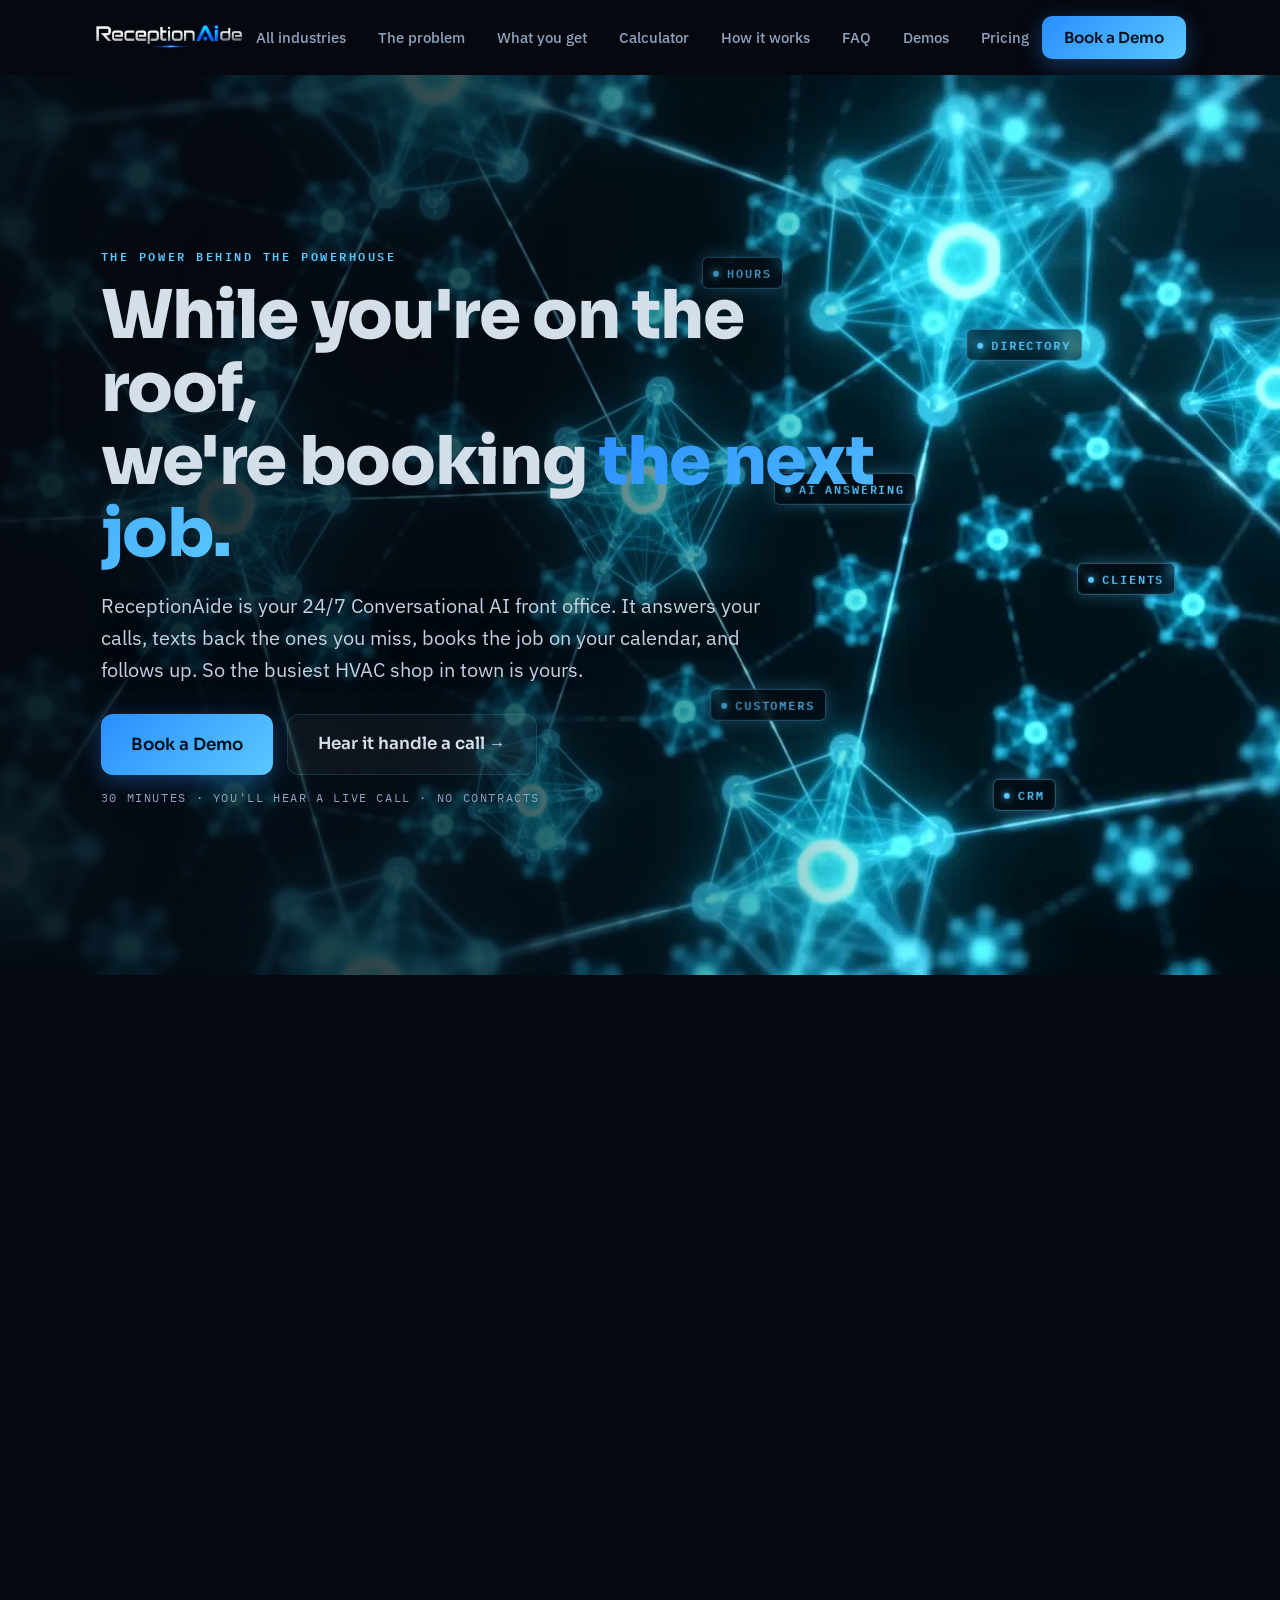
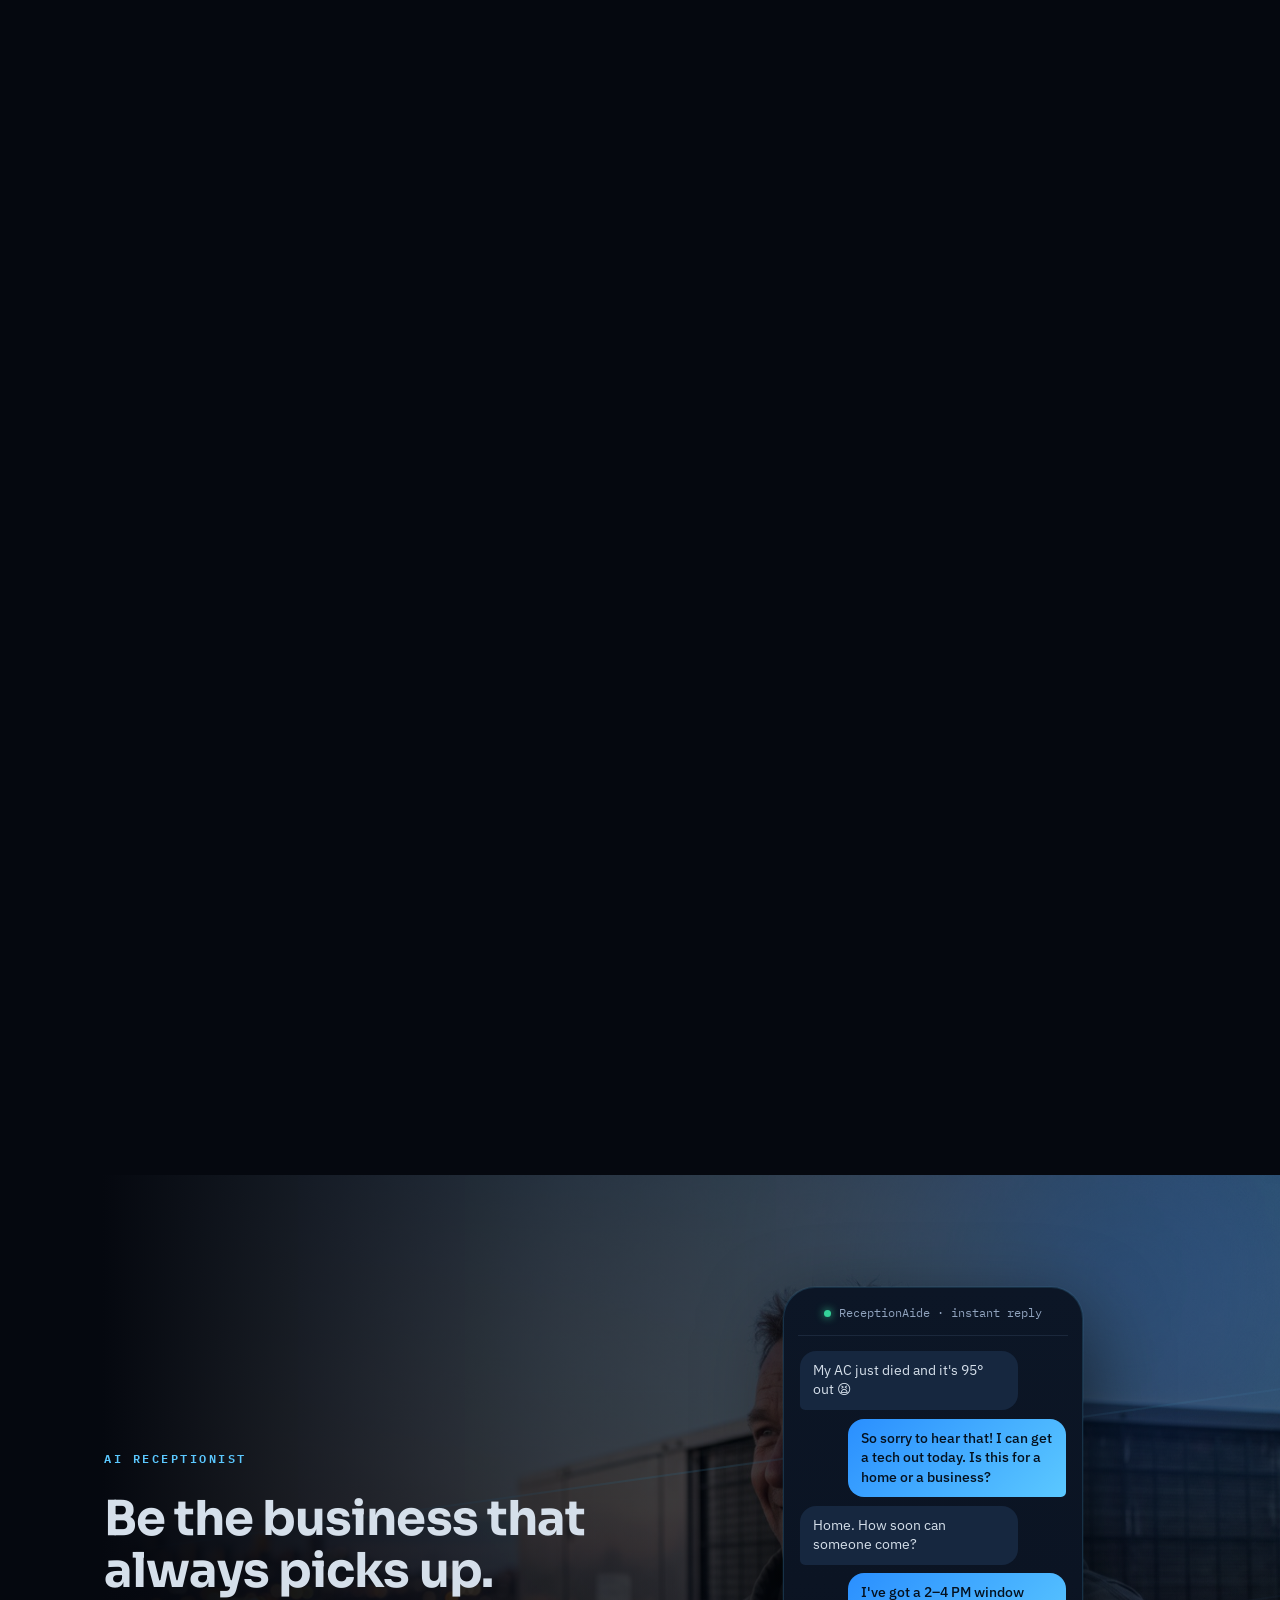
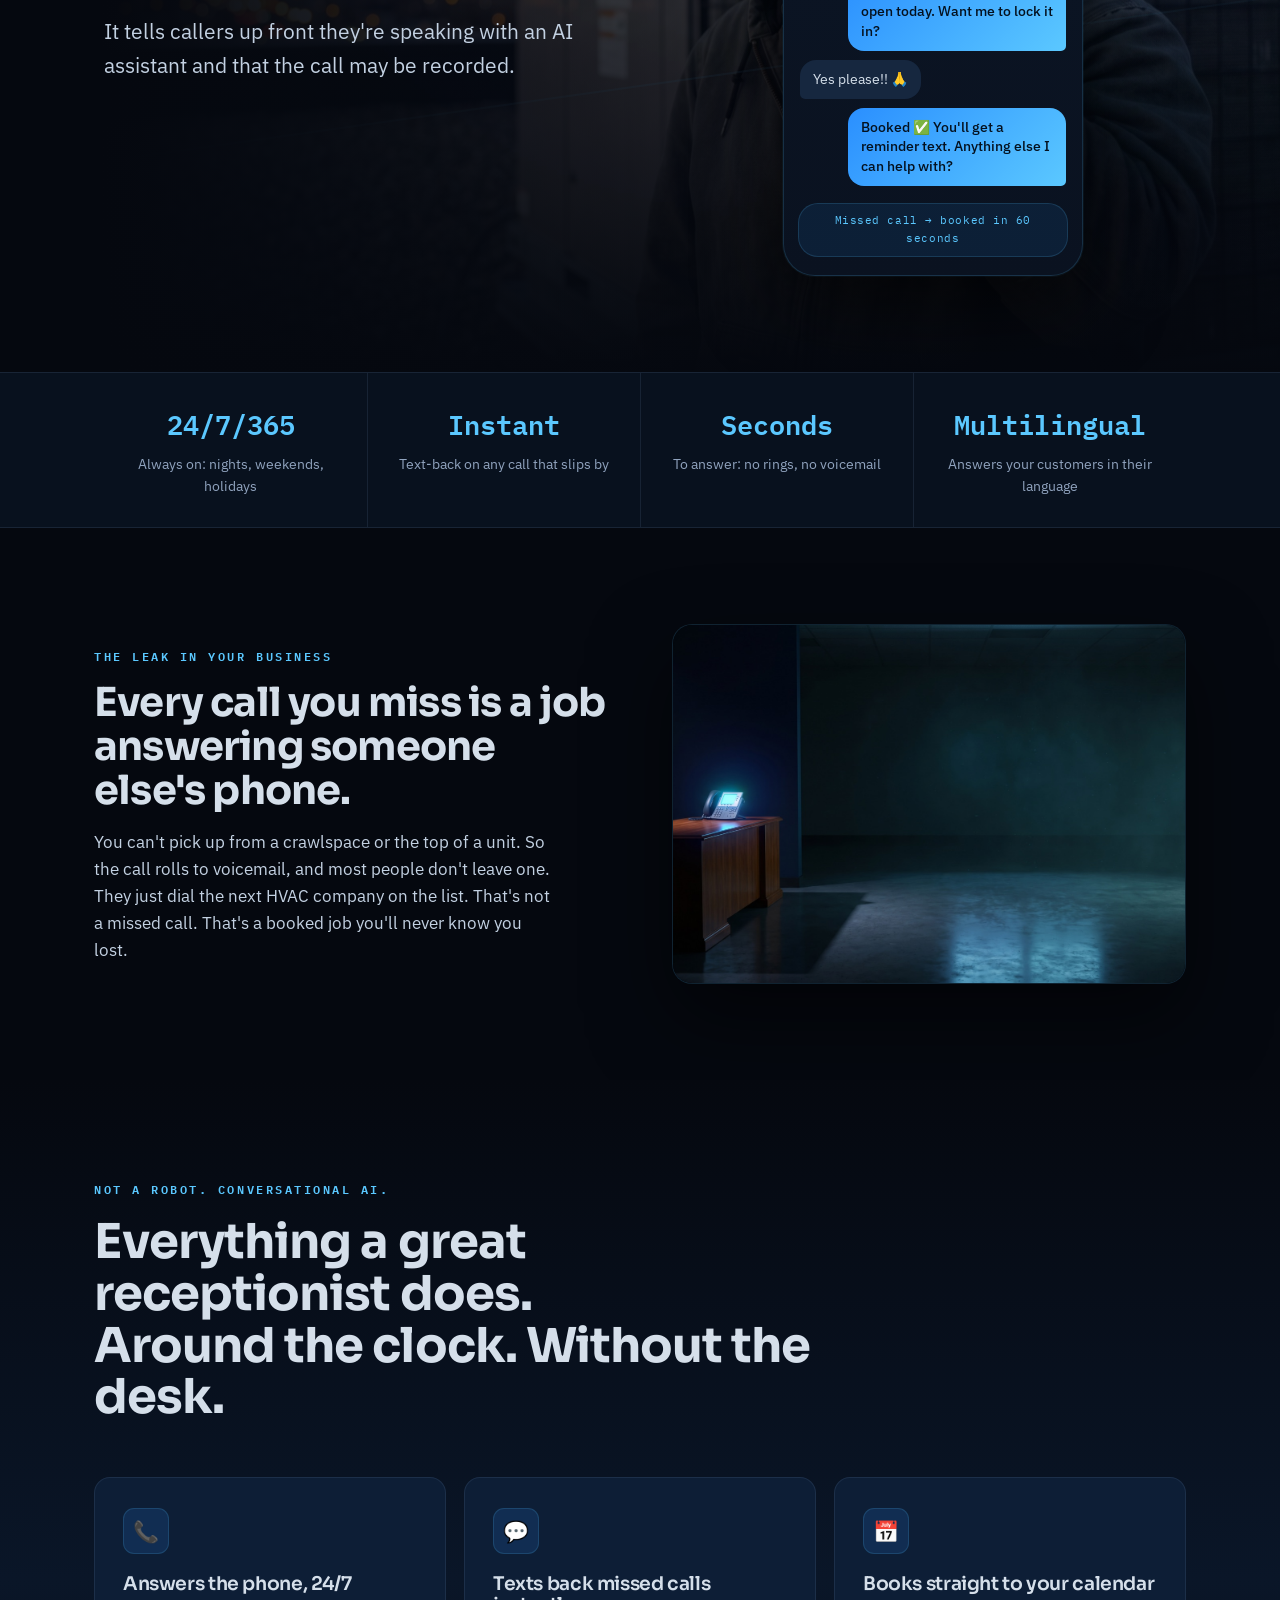
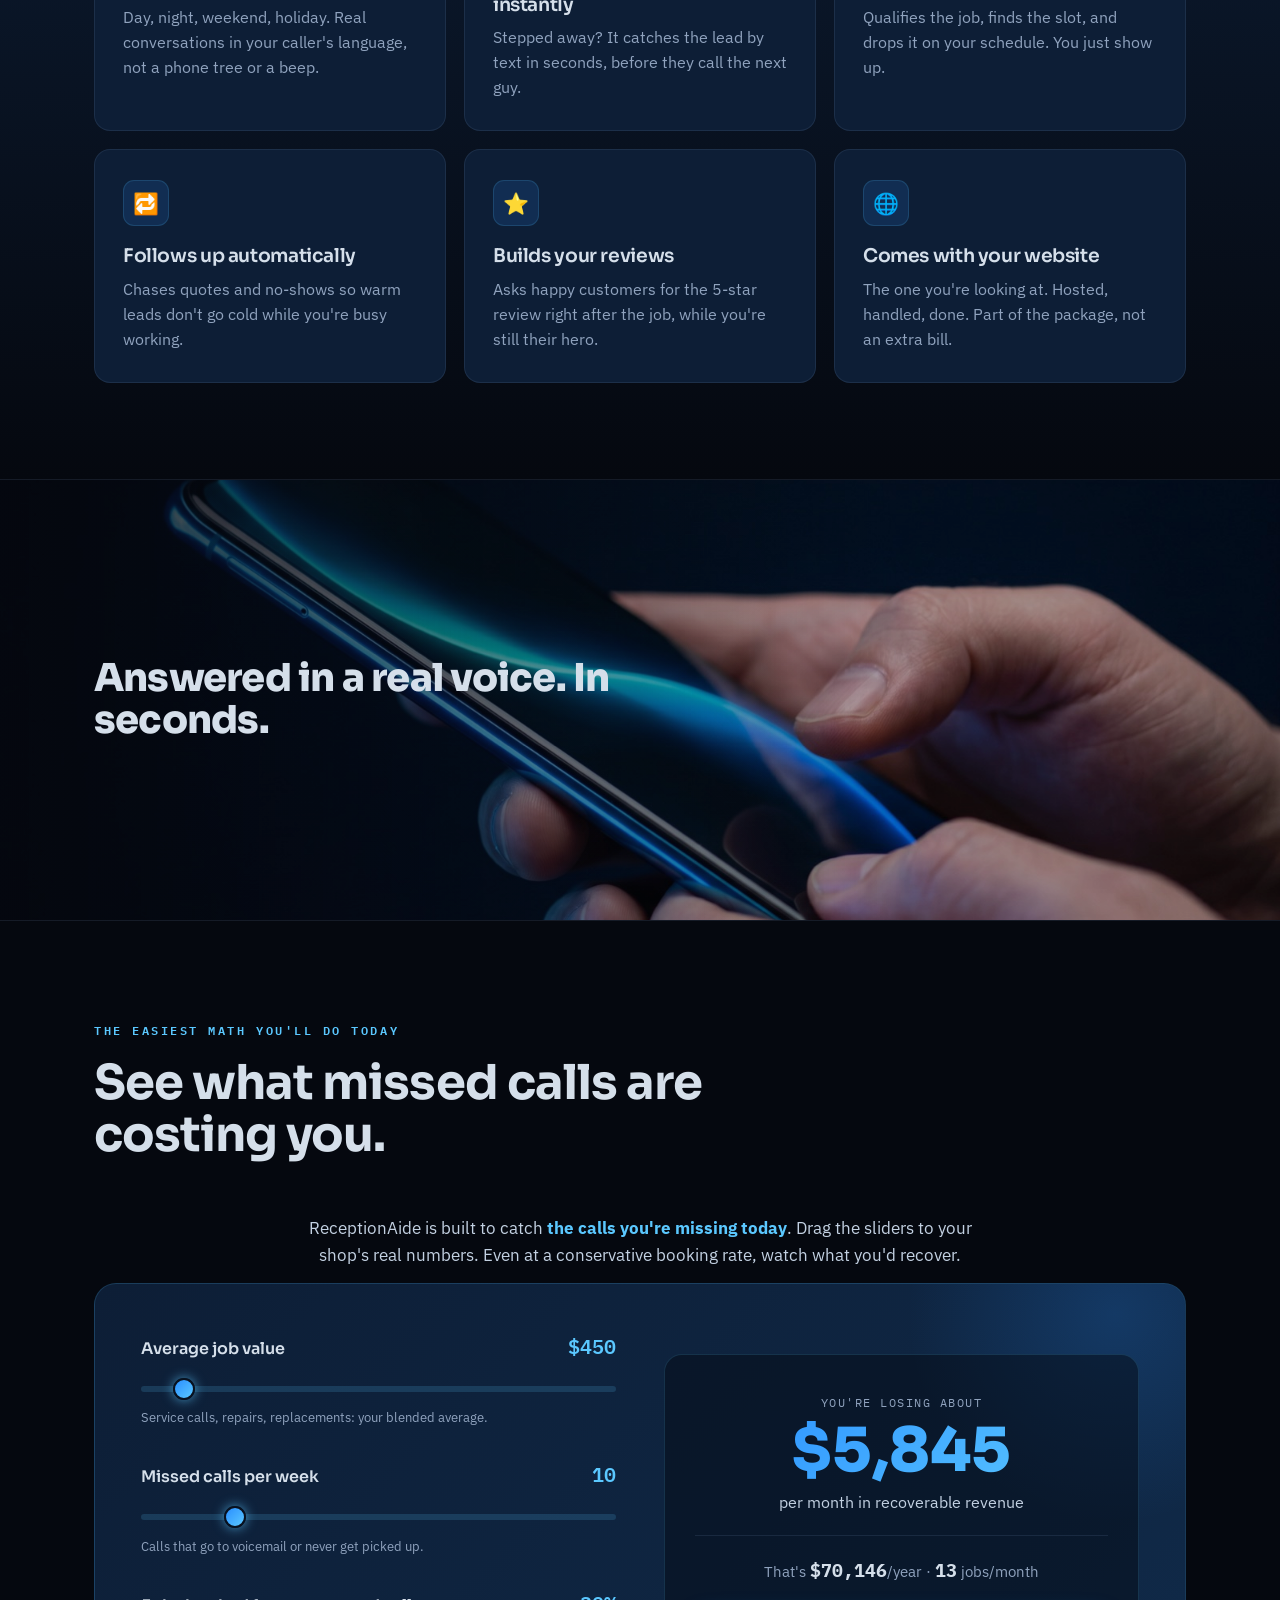
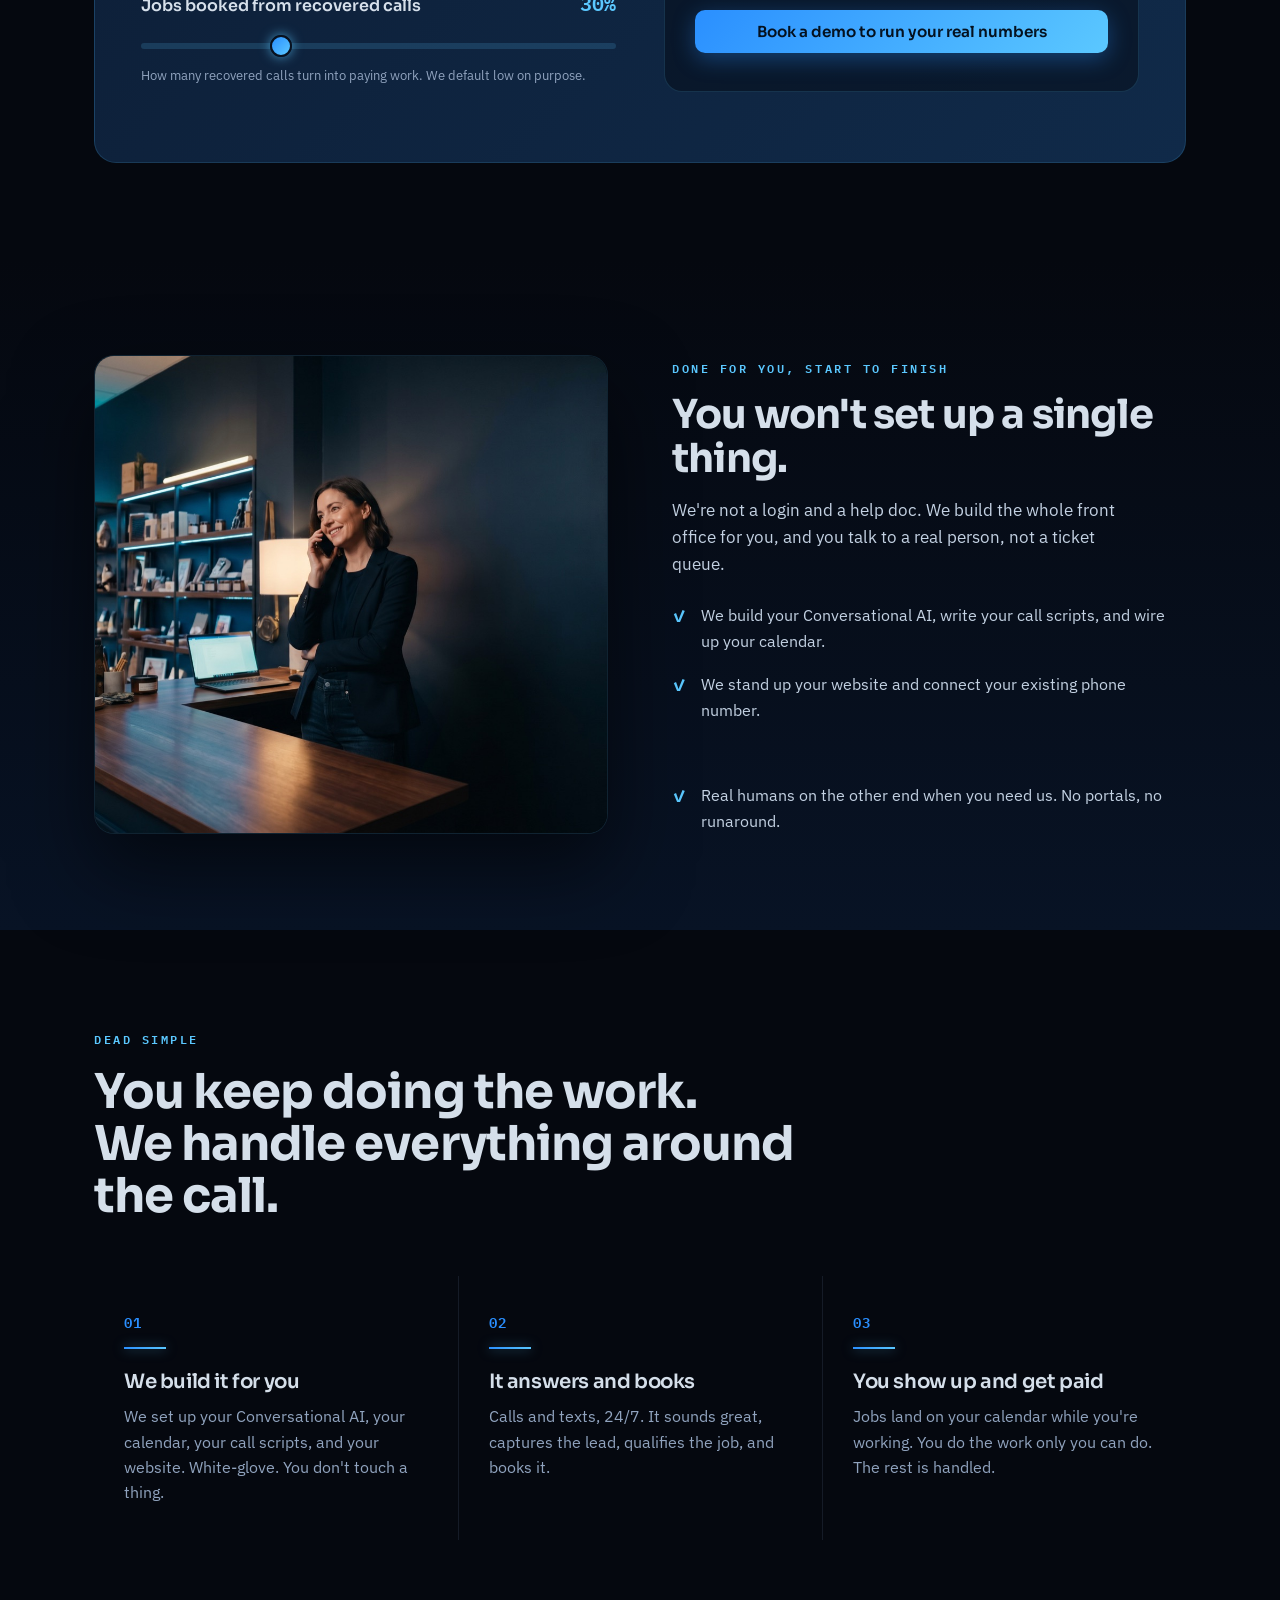
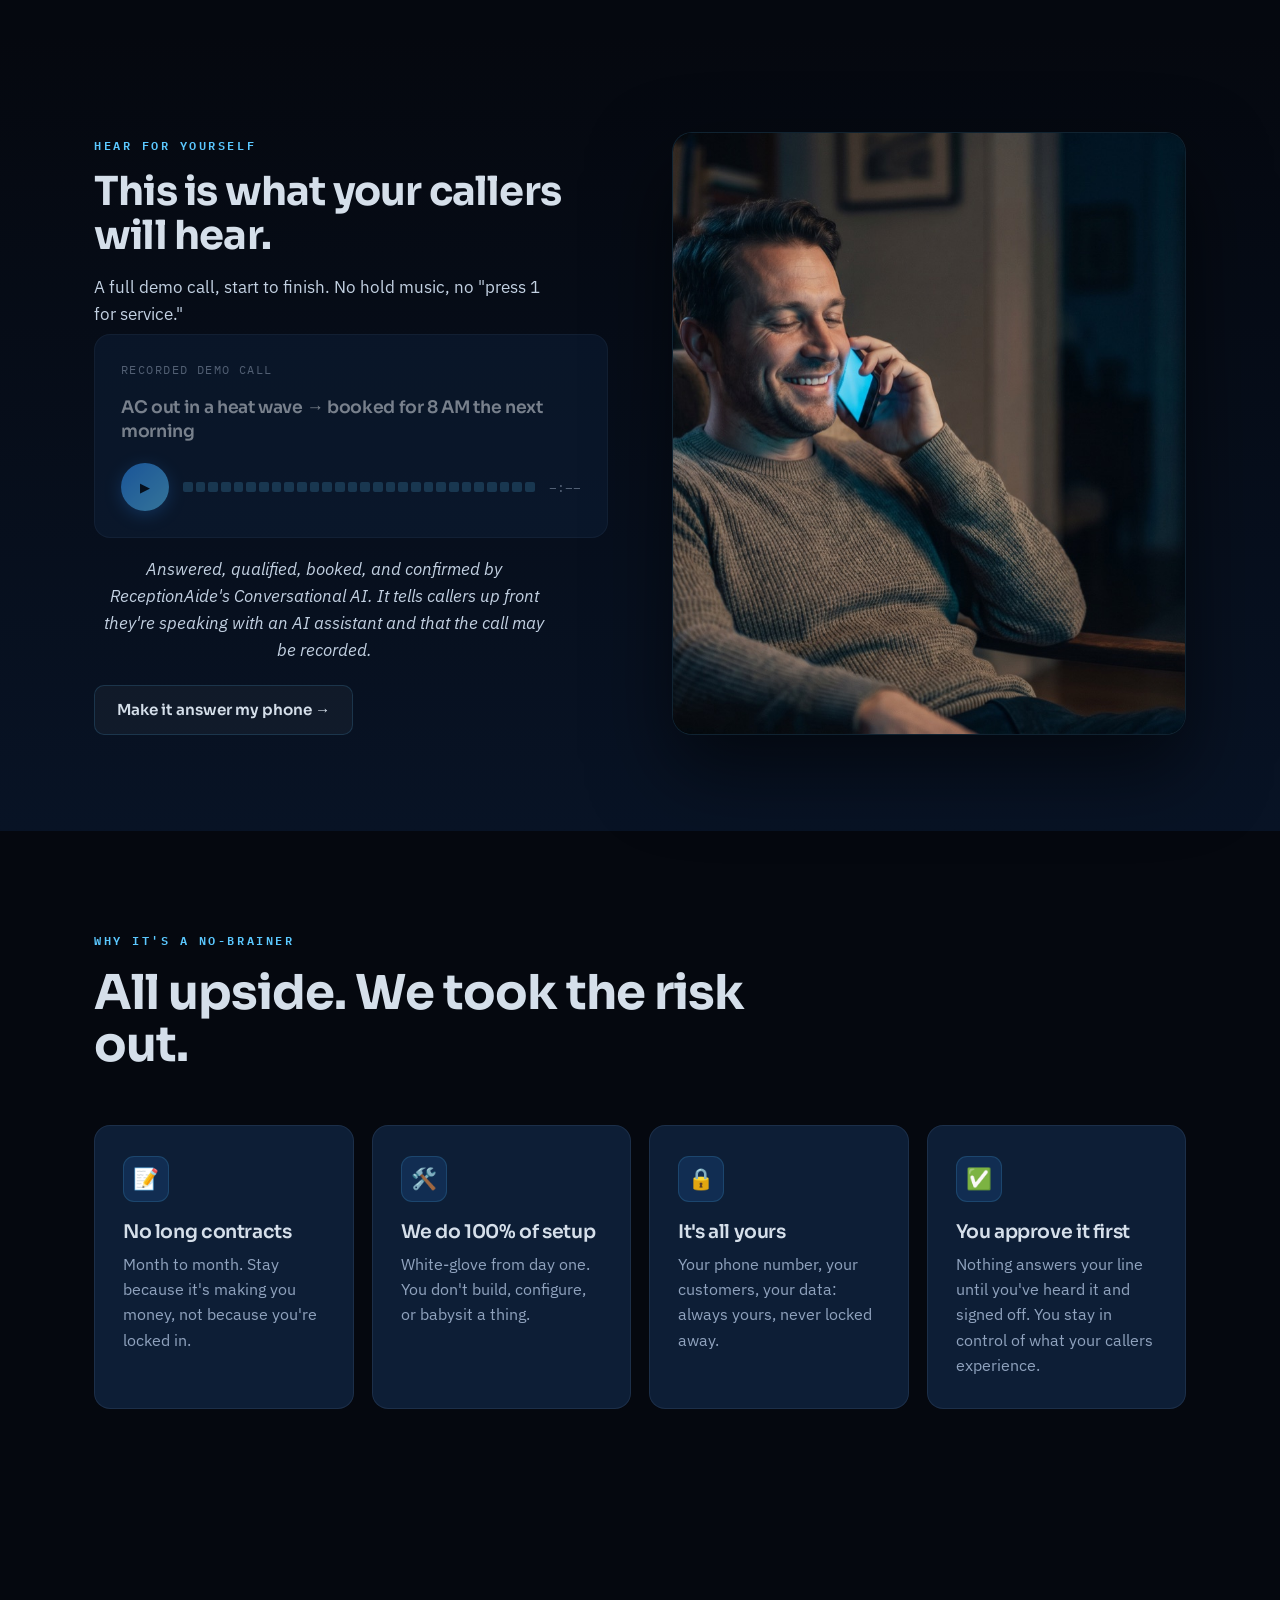
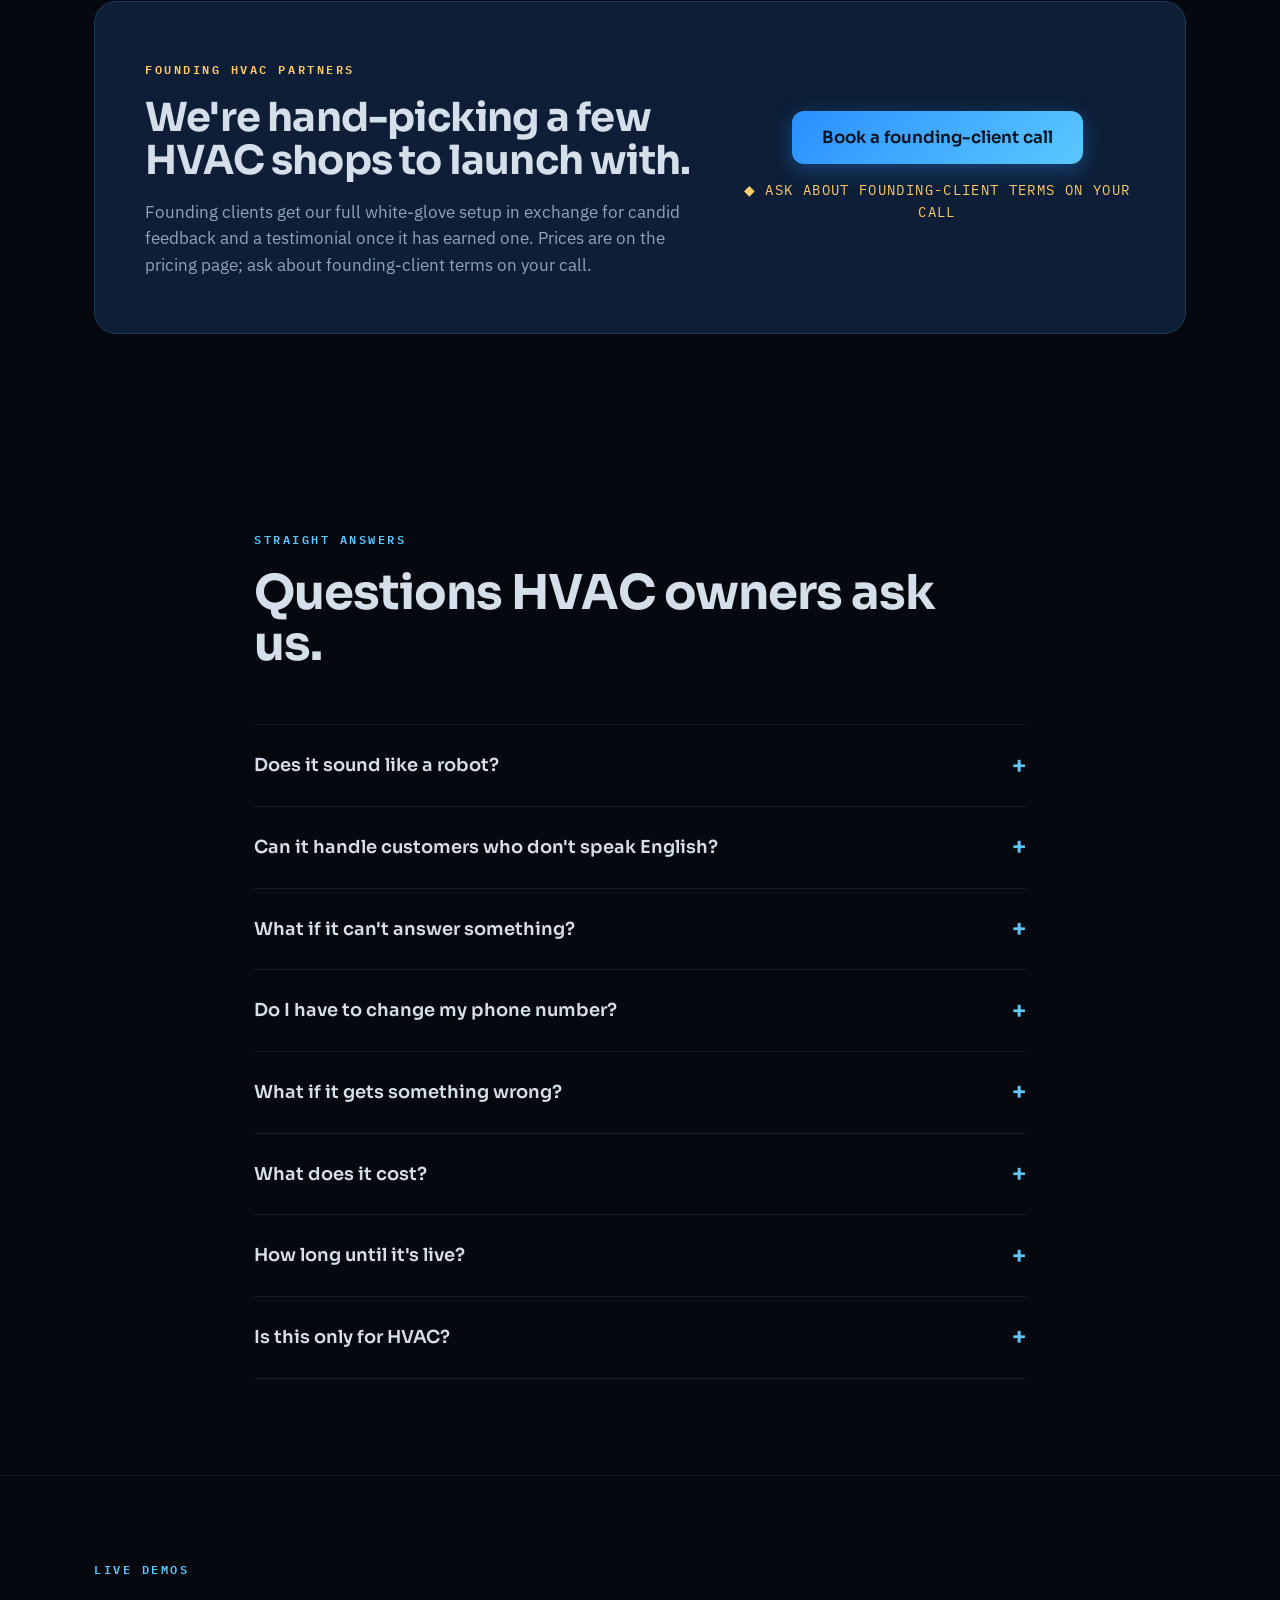
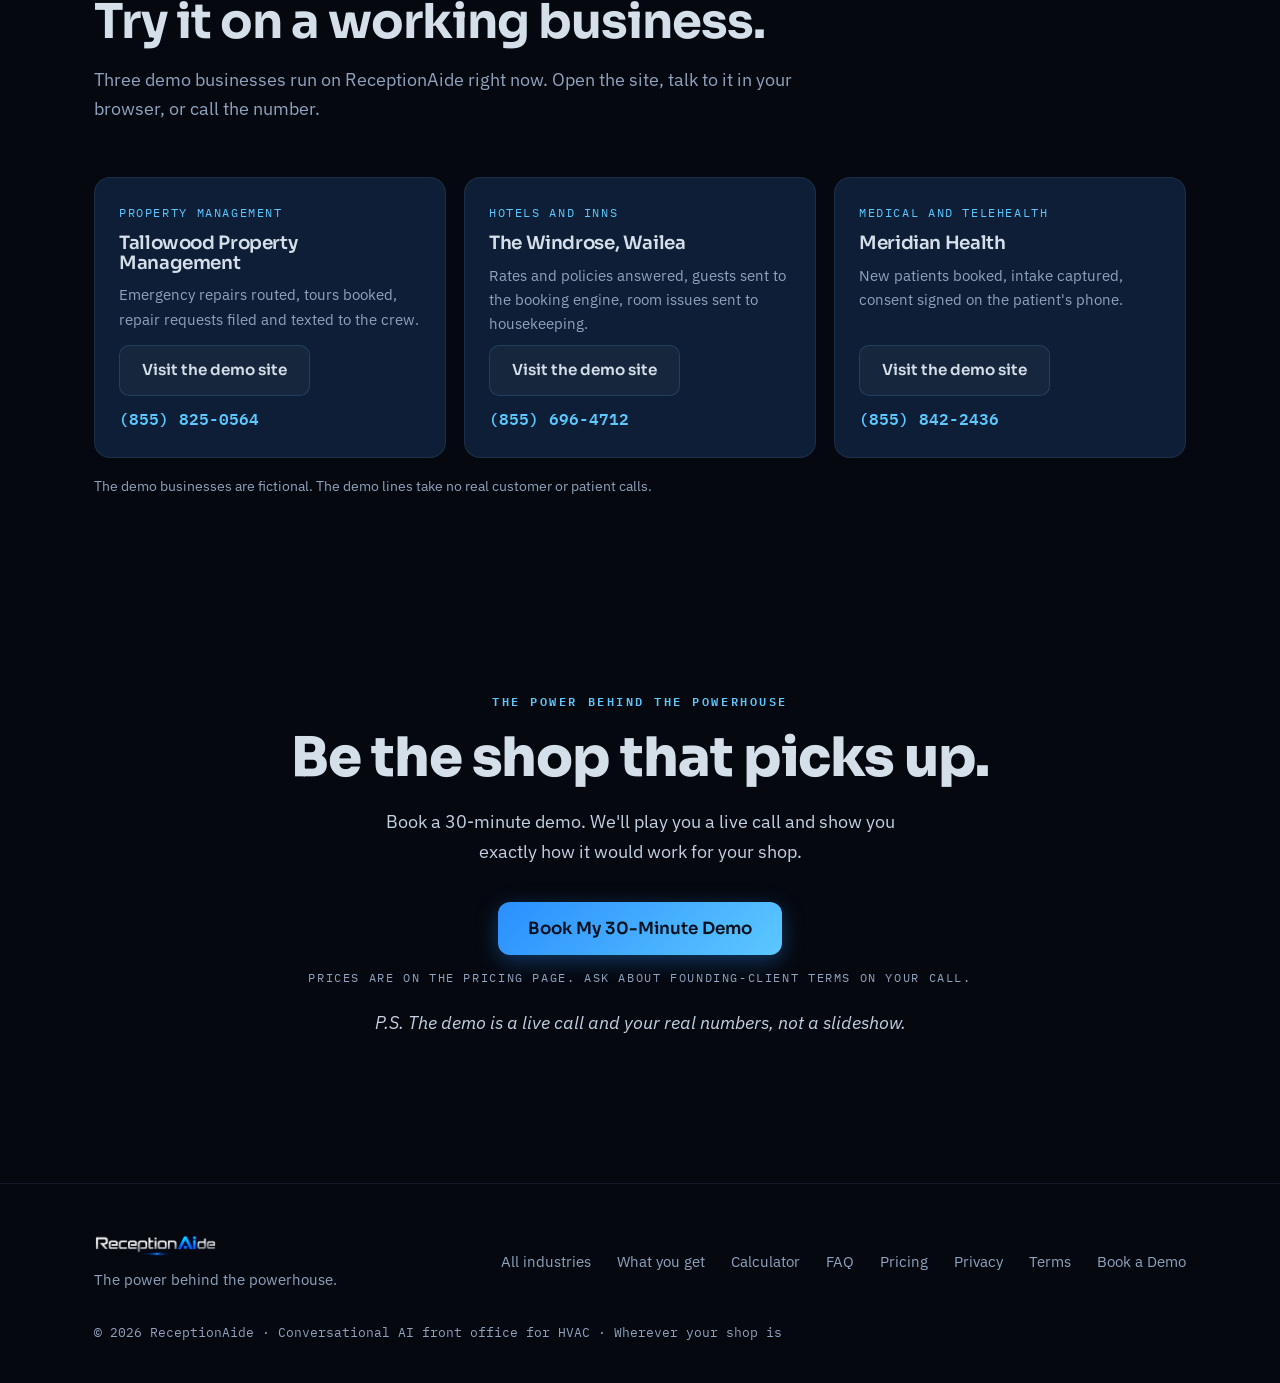
<file: hvac/index.html>
<!DOCTYPE html>
<html lang="en">
<head>
<meta charset="UTF-8">
<meta name="viewport" content="width=device-width, initial-scale=1.0">
<title>ReceptionAide for HVAC · The power behind the powerhouse</title>
<meta name="description" content="ReceptionAide is the 24/7 Conversational AI front office for HVAC shops. It answers your calls day and night, texts back missed ones, books jobs on your calendar, and follows up so leads stop slipping away. Book a demo.">
<meta property="og:title" content="ReceptionAide for HVAC · The power behind the powerhouse">
<meta property="og:description" content="The 24/7 Conversational AI front office for HVAC. Answers your calls, books your jobs, and follows up while you work.">
<meta property="og:type" content="website">
<meta property="og:url" content="https://receptionaide.com/hvac/">
<meta property="og:image" content="https://receptionaide.com/img/hero-rooftop-flipped.jpg">
<meta name="theme-color" content="#05080F">
<link rel="icon" href="data:image/svg+xml,<svg xmlns='http://www.w3.org/2000/svg' viewBox='0 0 40 40'><path d='M20 5 L34 33 H26 L20 20 L14 33 H6 Z' fill='%235BC8FF'/><circle cx='20' cy='27' r='3.4' fill='%235BC8FF'/></svg>">
<link rel="preconnect" href="https://fonts.googleapis.com">
<link rel="preconnect" href="https://fonts.gstatic.com" crossorigin>
<link href="https://fonts.googleapis.com/css2?family=Sora:wght@400;600;700;800&family=IBM+Plex+Sans:wght@400;500;600&family=IBM+Plex+Mono:wght@500;600&display=swap" rel="stylesheet">
<link rel="stylesheet" href="/scroll-story.css">
<script src="/scroll-story.js" defer></script>
<style>
  :root{
    --ink:#05080F;--navy:#0A1628;--panel:#0D1E36;--panel-2:#102A49;
    --line:rgba(91,200,255,.16);--line-soft:rgba(120,150,190,.14);
    --blue:#2A8FFF;--cyan:#5BC8FF;--silver:#C3D1E2;--white:#D5DFEA;--muted:#90A3BE;
    --grad:linear-gradient(135deg,#2A8FFF 0%,#5BC8FF 100%);--maxw:1140px;
  }
  *{box-sizing:border-box;margin:0;padding:0}
  html{scroll-behavior:smooth}
  body{background:var(--ink);color:var(--white);font-family:"IBM Plex Sans",system-ui,sans-serif;line-height:1.6;-webkit-font-smoothing:antialiased;overflow-x:hidden;overflow-x:clip}
  a{color:inherit;text-decoration:none}
  .wrap{max-width:var(--maxw);margin:0 auto;padding:0 24px}
  .eyebrow{font-family:"IBM Plex Mono",monospace;font-size:.72rem;font-weight:600;letter-spacing:.22em;text-transform:uppercase;color:var(--cyan);display:inline-block;margin-bottom:18px}
  h1,h2,h3{font-family:"Sora",sans-serif;line-height:1.08;letter-spacing:-.02em}
  .section{padding:96px 0;position:relative}
  .section-head{max-width:720px;margin-bottom:54px}
  .section-head h2{font-size:clamp(1.9rem,4.4vw,3rem);font-weight:700}
  .section-head p{color:var(--muted);font-size:1.12rem;margin-top:18px}

  #power{position:fixed;top:0;left:0;height:3px;width:0;z-index:120;background:var(--grad);box-shadow:0 0 14px rgba(91,200,255,.8);transition:width .1s linear}

  header{position:sticky;top:0;z-index:100;transition:background .3s,border-color .3s;border-bottom:1px solid transparent}
  header.scrolled{background:rgba(7,12,22,.82);backdrop-filter:blur(14px);border-bottom:1px solid var(--line-soft)}
  .nav{display:flex;align-items:center;justify-content:space-between;height:74px}
  .brand{display:flex;align-items:center;gap:11px;font-family:"Sora",sans-serif;font-weight:700;font-size:1.32rem}
  .brand .mark{width:30px;height:30px;flex:0 0 auto}
  .logo-img{height:34px;width:auto;display:block;animation:logoGlow 3.6s ease-in-out infinite}
  .foot .logo-img{height:28px}
  @keyframes logoGlow{0%,100%{filter:drop-shadow(0 0 3px rgba(91,200,255,.12))}50%{filter:drop-shadow(0 0 11px rgba(91,200,255,.42))}}
  .wordmark .r{color:var(--white)}
  .wordmark .ai{background:var(--grad);-webkit-background-clip:text;background-clip:text;color:transparent;animation:glow 3.4s ease-in-out infinite}
  .wordmark .de{color:var(--silver)}
  @keyframes glow{0%,100%{filter:drop-shadow(0 0 4px rgba(91,200,255,.25))}50%{filter:drop-shadow(0 0 12px rgba(91,200,255,.7))}}
  .nav-links{display:flex;align-items:center;gap:32px}
  .nav-links a{color:var(--muted);font-size:.95rem;font-weight:500;transition:color .2s}
  .nav-links a:hover{color:var(--white)}
  .btn{font-family:"Sora",sans-serif;font-weight:600;font-size:.95rem;padding:12px 22px;border-radius:10px;cursor:pointer;border:none;display:inline-flex;align-items:center;gap:9px;transition:transform .2s,box-shadow .2s,background .2s}
  .btn-primary{background:var(--grad);color:#04111f;box-shadow:0 6px 22px rgba(42,143,255,.35)}
  .btn-primary:hover{transform:translateY(-2px);box-shadow:0 10px 32px rgba(42,143,255,.55)}
  .btn-ghost{background:rgba(255,255,255,.04);color:var(--white);border:1px solid var(--line)}
  .btn-ghost:hover{background:rgba(91,200,255,.1);border-color:var(--cyan)}
  .btn-lg{padding:16px 30px;font-size:1.05rem;border-radius:12px}

  .hero{position:relative;padding:112px 0 96px;overflow:hidden}
  .hero-bg{position:absolute;inset:0;z-index:0;overflow:hidden}
  .blob{position:absolute;border-radius:50%;filter:blur(90px);opacity:.55}
  .blob.b1{width:620px;height:620px;background:radial-gradient(circle,#1559b8,transparent 70%);top:-200px;right:-160px;animation:drift1 16s ease-in-out infinite}
  .blob.b2{width:520px;height:520px;background:radial-gradient(circle,#0b3f7a,transparent 70%);bottom:-220px;left:-140px;animation:drift2 19s ease-in-out infinite}
  .streak{position:absolute;height:2px;width:140%;left:-20%;background:linear-gradient(90deg,transparent,rgba(91,200,255,.55),transparent);opacity:.5}
  .streak.s1{top:38%;transform:rotate(-8deg);animation:slide 9s linear infinite}
  .streak.s2{top:64%;transform:rotate(-8deg);animation:slide 13s linear infinite;animation-delay:-4s;opacity:.3}
  @keyframes slide{0%{transform:translateX(-30%) rotate(-8deg)}100%{transform:translateX(30%) rotate(-8deg)}}
  @keyframes drift1{0%,100%{transform:translate(0,0)}50%{transform:translate(-40px,40px)}}
  @keyframes drift2{0%,100%{transform:translate(0,0)}50%{transform:translate(40px,-30px)}}
  .hero-grid{position:absolute;inset:0;z-index:0;opacity:.4;background-image:linear-gradient(rgba(91,200,255,.05) 1px,transparent 1px),linear-gradient(90deg,rgba(91,200,255,.05) 1px,transparent 1px);background-size:54px 54px;mask-image:radial-gradient(ellipse 80% 60% at 50% 30%,#000,transparent 75%)}
  .hero-inner{position:relative;z-index:2;max-width:880px}
  .hero h1{font-size:clamp(2.4rem,6vw,4.5rem);font-weight:800;margin:8px 0 24px}
  .hero h1 .hl{background:var(--grad);-webkit-background-clip:text;background-clip:text;color:transparent}
  .hero p.sub{font-size:clamp(1.08rem,2.2vw,1.32rem);color:var(--silver);max-width:660px;margin-bottom:36px}
  .hero-cta{display:flex;gap:14px;flex-wrap:wrap;margin-bottom:0}

  /* stat band */
  .stats{border-top:1px solid var(--line-soft);border-bottom:1px solid var(--line-soft);background:rgba(13,30,54,.4)}
  .stat-row{display:grid;grid-template-columns:repeat(4,1fr);gap:0}
  .stat{padding:30px 20px;text-align:center;border-left:1px solid var(--line-soft)}
  .stat:first-child{border-left:none}
  .stat .v{font-family:"IBM Plex Mono",monospace;font-size:1.7rem;font-weight:600;color:var(--cyan)}
  .stat .l{color:var(--muted);font-size:.86rem;margin-top:6px}

  .problem .section-head h2{font-size:clamp(1.9rem,4.6vw,3.1rem)}
  .lead-line{color:var(--white)}

  .features{background:linear-gradient(180deg,var(--ink),var(--navy) 50%,var(--ink))}
  .grid3{display:grid;grid-template-columns:repeat(3,1fr);gap:18px}
  .card{background:var(--panel);border:1px solid var(--line-soft);border-radius:16px;padding:30px 28px;transition:transform .22s,border-color .22s,box-shadow .22s}
  .card:hover{transform:translateY(-4px);border-color:var(--line);box-shadow:0 14px 40px rgba(3,12,26,.6)}
  .card .ico{width:46px;height:46px;border-radius:11px;background:rgba(42,143,255,.14);border:1px solid var(--line);display:flex;align-items:center;justify-content:center;margin-bottom:20px;font-size:1.3rem}
  .card h3{font-size:1.18rem;font-weight:600;margin-bottom:10px}
  .card p{color:var(--muted);font-size:.98rem}
  .close-line{text-align:center;font-family:"Sora",sans-serif;font-weight:600;font-size:clamp(1.2rem,2.6vw,1.6rem);margin-top:48px;color:var(--silver)}
  .close-line b{color:var(--cyan)}

  .steps{display:grid;grid-template-columns:repeat(3,1fr);gap:0}
  .step{padding:34px 30px;position:relative;border-left:1px solid var(--line-soft)}
  .step:first-child{border-left:none}
  .step .n{font-family:"IBM Plex Mono",monospace;font-size:.9rem;font-weight:600;color:var(--blue);letter-spacing:.1em}
  .step .bar{height:2px;width:42px;background:var(--grad);margin:14px 0 22px;box-shadow:0 0 12px rgba(91,200,255,.6)}
  .step h3{font-size:1.24rem;font-weight:600;margin-bottom:12px}
  .step p{color:var(--muted);font-size:.99rem}

  /* trust block */
  .trust{background:linear-gradient(180deg,var(--ink),#081325)}
  .trust-inner{display:grid;grid-template-columns:1fr 1fr;gap:46px;align-items:center}
  .trust-inner h2{font-size:clamp(1.8rem,4vw,2.7rem);font-weight:700}
  .trust-inner p{color:var(--muted);font-size:1.1rem;margin-top:18px}
  .trust-list{list-style:none;display:flex;flex-direction:column;gap:16px}
  .trust-list li{display:flex;gap:14px;align-items:flex-start;font-size:1.02rem;color:var(--silver)}
  .trust-list .ck{color:var(--cyan);font-weight:700;flex:0 0 auto;margin-top:1px}

  /* calculator */
  .calc-box{background:linear-gradient(135deg,var(--panel),var(--panel-2));border:1px solid var(--line);border-radius:22px;padding:46px;display:grid;grid-template-columns:1fr 1fr;gap:48px;align-items:center;position:relative;overflow:hidden}
  .calc-box::before{content:"";position:absolute;width:420px;height:420px;border-radius:50%;background:radial-gradient(circle,rgba(42,143,255,.18),transparent 70%);top:-180px;right:-140px}
  .calc-controls{position:relative;z-index:2}
  .slider-group{margin-bottom:30px}
  .slider-top{display:flex;justify-content:space-between;align-items:baseline;margin-bottom:12px}
  .slider-top label{font-family:"Sora",sans-serif;font-weight:600;font-size:1rem}
  .slider-top .val{font-family:"IBM Plex Mono",monospace;font-size:1.25rem;font-weight:600;color:var(--cyan)}
  input[type=range]{-webkit-appearance:none;appearance:none;width:100%;height:6px;border-radius:5px;background:rgba(91,200,255,.16);outline:none}
  input[type=range]::-webkit-slider-thumb{-webkit-appearance:none;appearance:none;width:22px;height:22px;border-radius:50%;background:var(--grad);cursor:pointer;box-shadow:0 0 12px rgba(91,200,255,.7);border:2px solid #08111f}
  input[type=range]::-moz-range-thumb{width:22px;height:22px;border:2px solid #08111f;border-radius:50%;background:#3da0ff;cursor:pointer;box-shadow:0 0 12px rgba(91,200,255,.7)}
  .slider-sub{color:var(--muted);font-size:.82rem;margin-top:8px}
  .calc-out{position:relative;z-index:2;text-align:center;background:rgba(5,10,20,.5);border:1px solid var(--line);border-radius:18px;padding:38px 30px}
  .calc-out .pre{font-family:"IBM Plex Mono",monospace;font-size:.78rem;letter-spacing:.12em;text-transform:uppercase;color:var(--muted)}
  .calc-out .big{font-family:"Sora",sans-serif;font-weight:800;font-size:clamp(2.6rem,6vw,3.8rem);background:var(--grad);-webkit-background-clip:text;background-clip:text;color:transparent;margin:8px 0;line-height:1}
  .calc-out .big-sub{color:var(--silver);font-size:1rem}
  .calc-out .yr{margin-top:20px;padding-top:20px;border-top:1px solid var(--line-soft);color:var(--muted);font-size:.95rem}
  .calc-out .yr b{font-family:"IBM Plex Mono",monospace;color:var(--white);font-size:1.15rem}
  .calc-out .btn{margin-top:24px;width:100%;justify-content:center}
  .calc-frame{text-align:center;max-width:680px;margin:0 auto 14px;color:var(--silver);font-size:1.05rem}
  .calc-frame b{color:var(--cyan)}

  .founding-box{background:var(--panel);border:1px solid var(--line);border-radius:22px;padding:54px 50px;display:grid;grid-template-columns:1.4fr 1fr;gap:40px;align-items:center}
  .founding-box .eyebrow{color:#FFCB6B}
  .founding-box h2{font-size:clamp(1.7rem,3.6vw,2.5rem);font-weight:700}
  .founding-box p{color:var(--muted);margin-top:16px;font-size:1.05rem}
  .founding-cta{text-align:center}
  .spots{font-family:"IBM Plex Mono",monospace;color:#FFCB6B;font-size:.85rem;letter-spacing:.1em;margin-top:16px}

  .audio{background:linear-gradient(180deg,var(--ink),#081325)}
  .audio-grid{display:grid;grid-template-columns:repeat(3,1fr);gap:18px}
  .player{background:var(--panel);border:1px solid var(--line-soft);border-radius:16px;padding:26px;transition:border-color .2s;cursor:pointer}
  .player:hover{border-color:var(--line)}
  .player .tag{font-family:"IBM Plex Mono",monospace;font-size:.74rem;letter-spacing:.12em;text-transform:uppercase;color:var(--muted);margin-bottom:16px}
  .player h3{font-size:1.08rem;font-weight:600;margin-bottom:20px;line-height:1.35}
  .player-ctrl{display:flex;align-items:center;gap:14px}
  .play{width:48px;height:48px;flex:0 0 auto;border-radius:50%;border:none;cursor:pointer;background:var(--grad);display:flex;align-items:center;justify-content:center;box-shadow:0 4px 16px rgba(42,143,255,.4);transition:transform .15s;color:#04111f}
  .play:hover{transform:scale(1.07)}
  .wave{display:flex;align-items:center;gap:3px;height:34px;flex:1;cursor:pointer}
  .wave i{flex:1;background:rgba(91,200,255,.35);border-radius:2px;height:30%;transition:background .15s,height .15s}
  .wave i.done{background:var(--cyan);height:70%}
  .player.playing .wave i{animation:bounce 1s ease-in-out infinite}
  .player.unavailable{opacity:.55;pointer-events:none}
  .wave i:nth-child(2n){animation-delay:.15s}.wave i:nth-child(3n){animation-delay:.3s}.wave i:nth-child(4n){animation-delay:.45s}
  @keyframes bounce{0%,100%{height:25%}50%{height:90%}}
  .dur{font-family:"IBM Plex Mono",monospace;font-size:.82rem;color:var(--muted)}
  .audio-note{text-align:center;color:var(--muted);font-size:.88rem;margin-top:26px;font-style:italic}

  .faq-item{border-top:1px solid var(--line-soft);padding:26px 0;cursor:pointer}
  .faq-item:last-child{border-bottom:1px solid var(--line-soft)}
  .faq-q{display:flex;justify-content:space-between;align-items:center;gap:20px;font-family:"Sora",sans-serif;font-weight:600;font-size:1.12rem}
  .faq-q .plus{color:var(--cyan);font-size:1.5rem;flex:0 0 auto;transition:transform .25s;line-height:1}
  .faq-item.open .plus{transform:rotate(45deg)}
  .faq-a{max-height:0;overflow:hidden;transition:max-height .3s ease;color:var(--muted)}
  .faq-a p{padding-top:14px;font-size:1.02rem}

  .final{text-align:center;padding:110px 0}
  .final h2{font-size:clamp(2.1rem,5vw,3.4rem);font-weight:800}
  .final p{color:var(--silver);font-size:1.15rem;max-width:560px;margin:20px auto 36px}
  .cta-note{margin-top:14px;font-family:"IBM Plex Mono",monospace;font-size:.72rem;letter-spacing:.14em;text-transform:uppercase;color:var(--muted)}
  .ps-line{margin-top:22px;color:var(--muted);font-size:.92rem;font-style:italic}

  footer{border-top:1px solid var(--line-soft);padding:48px 0 40px}
  .foot{display:flex;justify-content:space-between;align-items:center;gap:24px;flex-wrap:wrap}
  .foot .tag{color:var(--muted);font-size:.92rem;margin-top:8px}
  .foot-links{display:flex;flex-wrap:wrap;gap:10px 26px;color:var(--muted);font-size:.92rem}
  .foot-links a:hover{color:var(--white)}
  .copy{color:var(--muted);font-size:.84rem;margin-top:30px;font-family:"IBM Plex Mono",monospace}


  /* hero 2-col + phone */
  .hero-inner{display:grid;grid-template-columns:1.05fr .95fr;gap:48px;align-items:center;max-width:1120px}
  .hero-visual{display:flex;justify-content:center;position:relative;z-index:2}
  .phone{width:300px;max-width:100%;background:linear-gradient(180deg,#0c1626,#0a1220);border:1px solid var(--line);border-radius:32px;padding:16px 14px 18px;box-shadow:0 30px 80px rgba(0,0,0,.6),0 0 0 1px rgba(91,200,255,.08);position:relative}
  .phone-top{display:flex;align-items:center;gap:8px;justify-content:center;font-size:.72rem;color:var(--muted);font-family:"IBM Plex Mono",monospace;padding-bottom:13px;border-bottom:1px solid var(--line-soft);margin-bottom:13px}
  .pdot{width:7px;height:7px;border-radius:50%;background:#34d399;box-shadow:0 0 8px #34d399}
  .thread{display:flex;flex-direction:column;gap:9px;padding:2px}
  .msg{max-width:82%;padding:10px 13px;border-radius:16px;font-size:.86rem;line-height:1.4;opacity:0;animation:pop .5s ease forwards;animation-delay:var(--d)}
  .msg.in{align-self:flex-start;background:#16273f;color:var(--white);border-bottom-left-radius:5px}
  .msg.out{align-self:flex-end;background:var(--grad);color:#04111f;border-bottom-right-radius:5px;font-weight:500}
  @keyframes pop{from{opacity:0;transform:translateY(8px) scale(.96)}to{opacity:1;transform:none}}
  .phone-badge{margin-top:15px;text-align:center;font-family:"IBM Plex Mono",monospace;font-size:.7rem;letter-spacing:.05em;color:var(--cyan);background:rgba(42,143,255,.1);border:1px solid var(--line);border-radius:20px;padding:8px 12px}

  /* risk grid */
  .grid4{display:grid;grid-template-columns:repeat(4,1fr);gap:18px}
  .card.guarantee{border-color:rgba(91,200,255,.4);border-style:dashed}

  /* scroll motion: /scroll-story (shared pair at /scroll-story.css and /scroll-story.js); theme only, no overrides of the pair */
  :root{--ss-chapter-color:rgba(213,223,234,.45);--ss-chapter-active:var(--cyan);--ss-chapter-left:20px}
  @media(max-width:1359px){.ss-chapters{display:none!important}}
  .ss-js .card.ss-reveal.is-in:hover{transform:translateY(-4px)}
  /* the clip runs 104 frames (ends on the logo), so the scene holds longer and the copy timing is scaled to keep pace */
  .scene{--ss-scrub-height:300vh;--ss-copy-fade:.2}
  .scene .ss-scrub-pin{background:var(--ink)}
  .scene .ss-scrub-copy .wrap{width:100%}
  .scene .ss-scrub-copy .eyebrow{margin-bottom:14px}
  .scene .ss-scrub-copy h1{font-size:clamp(2.2rem,5.6vw,4.2rem);font-weight:800;margin:0 0 20px;max-width:15ch}
  .scene .ss-scrub-copy h1 .hl{background:var(--grad);-webkit-background-clip:text;background-clip:text;color:transparent}
  .scene .ss-scrub-copy p.sub{color:var(--silver);font-size:clamp(1rem,1.9vw,1.25rem);max-width:56ch;margin:0 0 28px;text-shadow:0 1px 14px rgba(0,0,0,.8)}
  .scene .ss-scrub-copy .cta-note{margin-top:14px}
  /* opener: the copy sits mid-screen at the start and fades as the clip plays; faded buttons stop taking clicks */
  .ss-js .scene.ss-scrub:not(.is-static) .ss-scrub-copy{justify-content:center;padding-bottom:0}
  .scene.copy-gone .ss-scrub-copy a,.scene.copy-gone .ss-scrub-copy button{pointer-events:none}
  .ss-js .scene .ss-scrub-copy{z-index:2}
  /* scrim behind the opener copy so it reads over the bright network; it fades with the copy */
  .ss-js .scene:not(.is-static) .ss-scrub-copy{background:linear-gradient(90deg,rgba(5,8,15,.9) 0%,rgba(5,8,15,.7) 38%,rgba(5,8,15,0) 70%)}
  @media(max-width:767px){.ss-js .scene:not(.is-static) .ss-scrub-copy{background:rgba(5,8,15,.72)}}
  /* knowledge-base labels: tags on the network that pull toward the center and fade as the camera pulls back */
  .ss-labels{display:none}
  .ss-js .scene:not(.is-static) .ss-labels{display:block;position:absolute;inset:0;z-index:1;pointer-events:none;
    opacity:calc(1 - min(1, var(--ss-p, 0) / .23))}
  .ss-labels span{position:absolute;left:calc(50% + (var(--x) - 50%) * (1 - min(1, var(--ss-p, 0) / .23) * .7));top:calc(50% + (var(--y) - 50%) * (1 - min(1, var(--ss-p, 0) / .23) * .7));
    transform:translate(-50%,-50%) scale(calc(1 - min(1, var(--ss-p, 0) / .23) * .5));
    font-family:"IBM Plex Mono",monospace;font-size:.72rem;font-weight:600;letter-spacing:.16em;text-transform:uppercase;color:var(--cyan);
    background:rgba(5,8,15,.55);border:1px solid rgba(91,200,255,.45);border-radius:6px;padding:6px 10px;white-space:nowrap;
    box-shadow:0 0 18px rgba(91,200,255,.35);backdrop-filter:blur(4px)}
  .ss-labels span::before{content:"";display:inline-block;width:6px;height:6px;border-radius:50%;background:var(--cyan);box-shadow:0 0 8px var(--cyan);margin-right:8px;vertical-align:1px}
  @media(max-width:767px){.ss-js .scene:not(.is-static) .ss-labels{display:none}}
  .hero h2{font-size:clamp(1.9rem,4.4vw,3rem);font-weight:700;margin:8px 0 18px}

  @media(max-width:860px){
    .nav-links{display:none}
    .logo-img{height:28px}
    .grid3,.grid4,.steps,.audio-grid,.calc-box,.trust-inner,.hero-inner{grid-template-columns:1fr}
    .hero-inner{gap:40px}
    .hero-visual{order:2}
    .stat-row{grid-template-columns:1fr 1fr}
    .stat:nth-child(3){border-left:none}
    .stat{min-width:0;padding:26px 10px}
    .stat .v{font-size:1.2rem}
    .step{border-left:none;border-top:1px solid var(--line-soft);padding:28px 4px}
    .step:first-child{border-top:none}
    .founding-box{grid-template-columns:1fr;text-align:center;padding:40px 28px}
    .calc-box{padding:32px 24px;gap:34px}.section{padding:72px 0}
  }
  @media(prefers-reduced-motion:reduce){*{animation:none!important;scroll-behavior:auto!important;transition:none!important}.msg,.ss-reveal{opacity:1!important;transform:none!important}}

  /* ---- IMAGE INTEGRATION (test build) ---- */
  /* hero photographic backdrop — figure sits in the gap between copy and the phone card */
  .hero-photo{position:absolute;inset:0;z-index:0;background-size:cover;background-position:65% 28%;background-repeat:no-repeat;opacity:.6}
  @media(max-width:860px){.hero-photo{background-size:cover;background-position:70% 30%}}
  .hero-scrim{position:absolute;inset:0;z-index:1;background:linear-gradient(90deg,var(--ink) 8%,rgba(5,8,15,.62) 44%,rgba(5,8,15,.20) 100%),linear-gradient(0deg,var(--ink),transparent 58%)}
  .hero .hero-inner{z-index:2}

  /* modern split section: crisp full-strength image one side, clean copy the other; stacks on mobile */
  .split > .wrap{display:grid;grid-template-columns:1fr 1fr;gap:clamp(34px,5vw,76px);align-items:stretch}
  .split-copy{align-self:center}
  .split-copy .eyebrow{margin-bottom:16px}
  .split-copy h2{font-family:"Sora",sans-serif;font-size:clamp(1.7rem,3.2vw,2.5rem);font-weight:700;line-height:1.1;letter-spacing:-.02em;margin-bottom:16px}
  .split-copy > p,.split-copy .lead-line{color:var(--silver);font-size:1.06rem;max-width:46ch}
  .split-media{position:relative;border-radius:20px;overflow:hidden;border:1px solid var(--line);box-shadow:0 34px 80px rgba(0,0,0,.55);min-height:360px;background:#02040a}
  .split-media img{width:100%;height:100%;object-fit:cover;display:block}
  .split-media .split-tag{position:absolute;left:16px;bottom:16px;z-index:2;font-family:"IBM Plex Mono",monospace;font-size:.6rem;font-weight:600;letter-spacing:.16em;text-transform:uppercase;color:var(--cyan);background:rgba(5,8,15,.55);backdrop-filter:blur(8px);padding:7px 12px;border-radius:9px;border:1px solid var(--line)}
  .split .audio-grid{grid-template-columns:1fr;gap:14px;margin-top:6px}
  .split .trust-list{margin-top:24px}
  .split .audio-note{margin-top:18px}
  @media(max-width:860px){.split > .wrap{grid-template-columns:1fr;gap:30px}.split-media{min-height:250px}}
  /* framed section shot */
  .shot{margin:0;border:1px solid var(--line);border-radius:16px;overflow:hidden;line-height:0;box-shadow:0 20px 60px rgba(0,0,0,.5);position:relative}
  .shot img{width:100%;height:auto;display:block}
  .shot.tall img{aspect-ratio:16/9;object-fit:cover}
  .shot figcaption{position:absolute;left:0;right:0;bottom:0;z-index:2;padding:22px 24px;font-family:"IBM Plex Mono",monospace;font-size:.72rem;font-weight:600;letter-spacing:.16em;text-transform:uppercase;color:var(--cyan);background:linear-gradient(0deg,rgba(5,8,15,.9),transparent);line-height:1.4}
  .shot::after{content:"";position:absolute;inset:0;z-index:1;background:linear-gradient(120deg,transparent 55%,rgba(42,143,255,.12));pointer-events:none}
  .shot-wrap{margin-top:44px}
  /* two-up: copy beside image */
  .media-2{display:grid;grid-template-columns:1fr 1fr;gap:40px;align-items:center}
  .media-2.rev .shot{order:-1}
  @media(max-width:820px){.media-2{grid-template-columns:1fr;gap:28px}.media-2.rev .shot{order:0}}
  /* full-bleed band image */
  .band{position:relative;margin:0;line-height:0;border-top:1px solid var(--line-soft);border-bottom:1px solid var(--line-soft)}
  .band img{width:100%;height:auto;display:block;max-height:440px;object-fit:cover}
  .band .band-cap{position:absolute;inset:0;display:flex;align-items:center;z-index:2}
  .band .band-cap .wrap{width:100%}
  .band .band-cap h3{font-family:"Sora",sans-serif;font-weight:800;font-size:clamp(1.5rem,3.4vw,2.4rem);max-width:520px;letter-spacing:-.02em}
  .band::before{content:"";position:absolute;inset:0;z-index:1;background:linear-gradient(90deg,rgba(5,8,15,.86),rgba(5,8,15,.20) 70%)}
</style>
</head>
<body>

<div id="power"></div>

<header id="hdr">
  <div class="wrap nav">
    <a class="brand" href="/">
      <img class="logo-img" src="/img/receptionaide-logo.png" alt="ReceptionAide">
    </a>
    <nav class="nav-links">
      <a href="/">All industries</a><a href="#problem">The problem</a><a href="#what">What you get</a><a href="#calc">Calculator</a><a href="#how">How it works</a><a href="#faq">FAQ</a><a href="#demos">Demos</a><a href="/pricing/">Pricing</a>
    </nav>
    <button class="btn btn-primary" onclick="book()">Book a Demo</button>
  </div>
</header>

<main id="top">

  <!-- Pinned scrub scene, the page opener: shared with /property-management/, brief in ../campaigns/content/02-brief/scroll-property-management-call-path.md. Assets from make-scrub-assets.sh. -->
  <section class="ss-scrub scene" id="start" data-ss-chapter="Start" data-ss-base="/media/scenes/call-path" data-ss-frames="104" data-ss-mode="auto">
    <div class="ss-scrub-pin">
      <img class="ss-scrub-poster" src="/media/scenes/call-path/poster.jpg" alt="A glowing network of connected nodes in cyan and blue on near-black, the opening frame of a camera move that pulls back through a tunnel of light to a phone showing an incoming ReceptionAide call on a dark floor, which collapses into a streak of light and opens into the ReceptionAide logo." width="1920" height="1080" loading="eager" fetchpriority="high" decoding="async">
      <div class="ss-labels" aria-hidden="true">
        <span style="--x:58%;--y:22%">Hours</span>
        <span style="--x:80%;--y:30%">Directory</span>
        <span style="--x:66%;--y:46%">AI answering</span>
        <span style="--x:88%;--y:56%">Clients</span>
        <span style="--x:60%;--y:70%">Customers</span>
        <span style="--x:80%;--y:80%">CRM</span>
      </div>
      <div class="ss-scrub-copy">
        <div class="wrap">
          <span class="eyebrow">The power behind the powerhouse</span>
          <h1>While you're on the roof,<br>we're booking <span class="hl">the next job.</span></h1>
          <p class="sub">ReceptionAide is your 24/7 Conversational AI front office. It answers your calls, texts back the ones you miss, books the job on your calendar, and follows up. So the busiest HVAC shop in town is yours.</p>
          <div class="hero-cta">
            <button class="btn btn-primary btn-lg" onclick="book()">Book a Demo</button>
            <a class="btn btn-ghost btn-lg" href="#audio">Hear it handle a call →</a>
          </div>
          <div class="cta-note">30 minutes · You'll hear a live call · No contracts</div>
        </div>
      </div>
    </div>
  </section>

  <section class="hero" id="demo-call" data-ss-chapter="The call">
    <div class="hero-bg" aria-hidden="true">
      <div class="hero-photo" style="background-image:url('/img/hero-rooftop-flipped.jpg')"></div>
      <div class="hero-scrim"></div>
      <div class="hero-grid"></div><div class="blob b1"></div><div class="blob b2"></div><div class="streak s1"></div><div class="streak s2"></div>
    </div>
    <div class="wrap hero-inner">
      <div class="hero-copy ss-reveal">
        <span class="eyebrow">AI receptionist</span>
        <h2>Be the business that always picks up.</h2>
        <p class="sub">It tells callers up front they're speaking with an AI assistant and that the call may be recorded.</p>
      </div>
      <div class="hero-visual ss-reveal">
        <div class="phone">
          <div class="phone-top"><span class="pdot"></span>ReceptionAide · instant reply</div>
          <div class="thread">
            <div class="msg in" style="--d:.3s">My AC just died and it's 95° out 😫</div>
            <div class="msg out" style="--d:1.0s">So sorry to hear that! I can get a tech out today. Is this for a home or a business?</div>
            <div class="msg in" style="--d:1.9s">Home. How soon can someone come?</div>
            <div class="msg out" style="--d:2.7s">I've got a 2–4 PM window open today. Want me to lock it in?</div>
            <div class="msg in" style="--d:3.5s">Yes please!! 🙏</div>
            <div class="msg out" style="--d:4.3s">Booked ✅ You'll get a reminder text. Anything else I can help with?</div>
          </div>
          <div class="phone-badge">Missed call → booked in 60 seconds</div>
        </div>
      </div>
    </div>
  </section>

  <section class="stats">
    <div class="wrap"><div class="stat-row ss-stagger">
      <div class="stat ss-reveal"><div class="v">24/7/365</div><div class="l">Always on: nights, weekends, holidays</div></div>
      <div class="stat ss-reveal"><div class="v">Instant</div><div class="l">Text-back on any call that slips by</div></div>
      <div class="stat ss-reveal"><div class="v">Seconds</div><div class="l">To answer: no rings, no voicemail</div></div>
      <div class="stat ss-reveal"><div class="v">Multilingual</div><div class="l">Answers your customers in their language</div></div>
    </div></div>
  </section>

  <section class="section problem split" id="problem" data-ss-chapter="The problem">
    <div class="wrap">
      <div class="split-copy ss-reveal">
        <span class="eyebrow">The leak in your business</span>
        <h2>Every call you miss is a job answering someone else's phone.</h2>
        <p class="lead-line">You can't pick up from a crawlspace or the top of a unit. So the call rolls to voicemail, and most people don't leave one. They just dial the next HVAC company on the list. That's not a missed call. That's a booked job you'll never know you lost.</p>
      </div>
      <figure class="split-media ss-reveal">
        <img src="/img/empty-front-desk-phone-ringing-missed-call.jpg" alt="A desk phone glowing alone in a dark, empty office at night with no one there to answer it.">
      </figure>
    </div>
  </section>

  <section class="section features" id="what" data-ss-chapter="What you get">
    <div class="wrap">
      <div class="section-head ss-reveal">
        <span class="eyebrow">Not a robot. Conversational AI.</span>
        <h2>Everything a great receptionist does.<br>Around the clock. Without the desk.</h2>
      </div>
      <div class="grid3 ss-stagger">
        <div class="card ss-reveal"><div class="ico">📞</div><h3>Answers the phone, 24/7</h3><p>Day, night, weekend, holiday. Real conversations in your caller's language, not a phone tree or a beep.</p></div>
        <div class="card ss-reveal"><div class="ico">💬</div><h3>Texts back missed calls instantly</h3><p>Stepped away? It catches the lead by text in seconds, before they call the next guy.</p></div>
        <div class="card ss-reveal"><div class="ico">📅</div><h3>Books straight to your calendar</h3><p>Qualifies the job, finds the slot, and drops it on your schedule. You just show up.</p></div>
        <div class="card ss-reveal"><div class="ico">🔁</div><h3>Follows up automatically</h3><p>Chases quotes and no-shows so warm leads don't go cold while you're busy working.</p></div>
        <div class="card ss-reveal"><div class="ico">⭐</div><h3>Builds your reviews</h3><p>Asks happy customers for the 5-star review right after the job, while you're still their hero.</p></div>
        <div class="card ss-reveal"><div class="ico">🌐</div><h3>Comes with your website</h3><p>The one you're looking at. Hosted, handled, done. Part of the package, not an extra bill.</p></div>
      </div>
    </div>
  </section>

  <figure class="band ss-reveal">
    <img src="/img/hands-smartphone-glowing-incoming-call-waveform.jpg" alt="Two hands holding a phone in the dark, the screen glowing with a cyan-blue voice waveform.">
    <div class="band-cap"><div class="wrap"><h3>Answered in a real voice. In seconds.</h3></div></div>
  </figure>

  <!-- CALCULATOR -->
  <section class="section" id="calc" data-ss-chapter="Calculator">
    <div class="wrap">
      <div class="section-head ss-reveal" style="max-width:780px">
        <span class="eyebrow">The easiest math you'll do today</span>
        <h2>See what missed calls are costing you.</h2>
      </div>
      <p class="calc-frame ss-reveal">ReceptionAide is built to catch <b>the calls you're missing today</b>. Drag the sliders to your shop's real numbers. Even at a conservative booking rate, watch what you'd recover.</p>
      <div class="calc-box ss-reveal">
        <div class="calc-controls">
          <div class="slider-group">
            <div class="slider-top"><label for="avg">Average job value</label><span class="val" id="avgV">$450</span></div>
            <input type="range" id="avg" min="100" max="5000" step="50" value="450">
            <div class="slider-sub">Service calls, repairs, replacements: your blended average.</div>
          </div>
          <div class="slider-group">
            <div class="slider-top"><label for="calls">Missed calls per week</label><span class="val" id="callsV">10</span></div>
            <input type="range" id="calls" min="1" max="50" step="1" value="10">
            <div class="slider-sub">Calls that go to voicemail or never get picked up.</div>
          </div>
          <div class="slider-group">
            <div class="slider-top"><label for="close">Jobs booked from recovered calls</label><span class="val" id="closeV">30%</span></div>
            <input type="range" id="close" min="10" max="80" step="5" value="30">
            <div class="slider-sub">How many recovered calls turn into paying work. We default low on purpose.</div>
          </div>
        </div>
        <div class="calc-out">
          <div class="pre">You're losing about</div>
          <div class="big" id="revMo">$5,846</div>
          <div class="big-sub">per month in recoverable revenue</div>
          <div class="yr">That's <b id="revYr">$70,148</b>/year · <b id="jobsMo">13</b> jobs/month</div>
          <button class="btn btn-primary" onclick="book()">Book a demo to run your real numbers</button>
        </div>
      </div>
    </div>
  </section>

  <!-- TRUST / DONE-FOR-YOU -->
  <section class="section trust split">
    <div class="wrap">
      <figure class="split-media ss-reveal">
        <img src="/img/salon-owner-front-office-handled-calm.jpg" alt="A boutique owner takes a call at her front counter with a calm smile while her shop runs behind her.">
      </figure>
      <div class="split-copy ss-reveal">
        <span class="eyebrow">Done for you, start to finish</span>
        <h2>You won't set up a single thing.</h2>
        <p>We're not a login and a help doc. We build the whole front office for you, and you talk to a real person, not a ticket queue.</p>
        <ul class="trust-list ss-stagger">
          <li class="ss-reveal"><span class="ck">✓</span><span>We build your Conversational AI, write your call scripts, and wire up your calendar.</span></li>
          <li class="ss-reveal"><span class="ck">✓</span><span>We stand up your website and connect your existing phone number.</span></li>
          <li class="ss-reveal"><span class="ck">✓</span><span>We tune it to how <em>your</em> shop books jobs, not a generic template.</span></li>
          <li class="ss-reveal"><span class="ck">✓</span><span>Real humans on the other end when you need us. No portals, no runaround.</span></li>
        </ul>
      </div>
    </div>
  </section>

  <section class="section" id="how" data-ss-chapter="How it works">
    <div class="wrap">
      <div class="section-head ss-reveal">
        <span class="eyebrow">Dead simple</span>
        <h2>You keep doing the work.<br>We handle everything around the call.</h2>
      </div>
      <div class="steps ss-stagger">
        <div class="step ss-reveal"><div class="n">01</div><div class="bar"></div><h3>We build it for you</h3><p>We set up your Conversational AI, your calendar, your call scripts, and your website. White-glove. You don't touch a thing.</p></div>
        <div class="step ss-reveal"><div class="n">02</div><div class="bar"></div><h3>It answers and books</h3><p>Calls and texts, 24/7. It sounds great, captures the lead, qualifies the job, and books it.</p></div>
        <div class="step ss-reveal"><div class="n">03</div><div class="bar"></div><h3>You show up and get paid</h3><p>Jobs land on your calendar while you're working. You do the work only you can do. The rest is handled.</p></div>
      </div>
    </div>
  </section>

  <section class="section audio split" id="audio" data-ss-chapter="Hear it">
    <div class="wrap">
      <div class="split-copy ss-reveal">
        <span class="eyebrow">Hear for yourself</span>
        <h2>This is what your callers will hear.</h2>
        <p>A full demo call, start to finish. No hold music, no "press 1 for service."</p>
        <div class="audio-grid">
        <div class="player" id="demoPlayer"><div class="tag">Recorded demo call</div><h3>AC out in a heat wave → booked for 8 AM the next morning</h3><div class="player-ctrl"><button class="play" aria-label="Play demo call">▶</button><div class="wave" id="demoWave"><i></i><i></i><i></i><i></i><i></i><i></i><i></i><i></i><i></i><i></i><i></i><i></i><i></i><i></i><i></i><i></i><i></i><i></i><i></i><i></i><i></i><i></i><i></i><i></i><i></i><i></i><i></i><i></i></div><span class="dur" id="demoTime">2:39</span></div><audio id="demoAudio" src="/audio/receptionaide-demo-call.m4a" preload="metadata"></audio></div>
        </div>
        <p class="audio-note">Answered, qualified, booked, and confirmed by ReceptionAide's Conversational AI. It tells callers up front they're speaking with an AI assistant and that the call may be recorded.</p>
        <a class="btn btn-ghost" href="#" onclick="book();return false" style="margin-top:20px">Make it answer my phone →</a>
      </div>
      <figure class="split-media ss-reveal">
        <img src="/img/homeowner-relieved-caller-getting-through.jpg" alt="A man at home smiles with relief as he talks on the phone in the evening, warm lamplight beside him.">
      </figure>
    </div>
  </section>

  <section class="section" id="why">
    <div class="wrap">
      <div class="section-head ss-reveal">
        <span class="eyebrow">Why it's a no-brainer</span>
        <h2>All upside. We took the risk out.</h2>
      </div>
      <div class="grid4 ss-stagger">
        <div class="card ss-reveal"><div class="ico">📝</div><h3>No long contracts</h3><p>Month to month. Stay because it's making you money, not because you're locked in.</p></div>
        <div class="card ss-reveal"><div class="ico">🛠️</div><h3>We do 100% of setup</h3><p>White-glove from day one. You don't build, configure, or babysit a thing.</p></div>
        <div class="card ss-reveal"><div class="ico">🔒</div><h3>It's all yours</h3><p>Your phone number, your customers, your data: always yours, never locked away.</p></div>
        <div class="card ss-reveal"><div class="ico">✅</div><h3>You approve it first</h3><p>Nothing answers your line until you've heard it and signed off. You stay in control of what your callers experience.</p></div>
      </div>
    </div>
  </section>

  <section class="section" id="founding">
    <div class="wrap">
      <div class="founding-box ss-reveal">
        <div>
          <span class="eyebrow">Founding HVAC partners</span>
          <h2>We're hand-picking a few HVAC shops to launch with.</h2>
          <p>Founding clients get our full white-glove setup in exchange for candid feedback and a testimonial once it has earned one. Prices are on the <a href="/pricing/">pricing page</a>; ask about founding-client terms on your call.</p>
        </div>
        <div class="founding-cta">
          <button class="btn btn-primary btn-lg" onclick="book()">Book a founding-client call</button>
          <div class="spots">◆ ASK ABOUT FOUNDING-CLIENT TERMS ON YOUR CALL</div>
        </div>
      </div>
    </div>
  </section>

  <section class="section" id="faq" data-ss-chapter="FAQ">
    <div class="wrap" style="max-width:820px">
      <div class="section-head ss-reveal"><span class="eyebrow">Straight answers</span><h2>Questions HVAC owners ask us.</h2></div>
      <div class="faq-item ss-reveal" onclick="fq(this)"><div class="faq-q">Does it sound like a robot?<span class="plus">+</span></div><div class="faq-a"><p>No. Callers hear a natural, friendly voice and have a real back-and-forth. It introduces itself as an AI assistant up front, then simply takes care of the caller: answers their questions, books the appointment, confirms the details.</p></div></div>
      <div class="faq-item ss-reveal" onclick="fq(this)"><div class="faq-q">Can it handle customers who don't speak English?<span class="plus">+</span></div><div class="faq-a"><p>Yes. It's multilingual. It answers in English, Spanish, and other languages, so a language barrier doesn't cost you the job.</p></div></div>
      <div class="faq-item ss-reveal" onclick="fq(this)"><div class="faq-q">What if it can't answer something?<span class="plus">+</span></div><div class="faq-a"><p>It takes a detailed message or routes the call to you, and texts you a full summary either way. Nothing gets buried in a voicemail box.</p></div></div>
      <div class="faq-item ss-reveal" onclick="fq(this)"><div class="faq-q">Do I have to change my phone number?<span class="plus">+</span></div><div class="faq-a"><p>No. We forward your existing number, so your customers call the same number they always have. Nothing changes on your trucks or your signs.</p></div></div>
      <div class="faq-item ss-reveal" onclick="fq(this)"><div class="faq-q">What if it gets something wrong?<span class="plus">+</span></div><div class="faq-a"><p>It works from your playbook only: your services, your prices, your rules. Anything outside the playbook becomes a message or a transfer to you, never a guess. And nothing answers your line until you've heard it and signed off.</p></div></div>
      <div class="faq-item ss-reveal" onclick="fq(this)"><div class="faq-q">What does it cost?<span class="plus">+</span></div><div class="faq-a"><p>Plans and build fees are on the <a href="/pricing/">pricing page</a>, identical in every industry, and we quote what it shows. No long contracts.</p></div></div>
      <div class="faq-item ss-reveal" onclick="fq(this)"><div class="faq-q">How long until it's live?<span class="plus">+</span></div><div class="faq-a"><p>Days, not months. We do the building, you approve it and go.</p></div></div>
      <div class="faq-item ss-reveal" onclick="fq(this)"><div class="faq-q">Is this only for HVAC?<span class="plus">+</span></div><div class="faq-a"><p>This page is tuned for HVAC: your jobs, your scripts, your busy season. We also build for restaurants, construction, and real estate. Pick your industry from the front page and the whole pitch changes with you.</p></div></div>
    </div>
  </section>

    <section class="demos" id="demos" data-ss-chapter="Demos">
    <style>
  .demos{padding:80px 0;border-top:1px solid var(--line-soft)}
  .demos .grid3{gap:18px}
  .demo-card{background:var(--panel);border:1px solid var(--line-soft);border-radius:16px;padding:26px 24px;display:flex;flex-direction:column;gap:10px}
  .demo-card .k{font-family:"IBM Plex Mono",monospace;font-size:.72rem;letter-spacing:.14em;text-transform:uppercase;color:var(--cyan)}
  .demo-card h3{font-family:"Sora",sans-serif;font-size:1.15rem;font-weight:600}
  .demo-card p{color:var(--muted);font-size:.95rem;flex:1}
  .demo-card .acts{display:flex;gap:10px;flex-wrap:wrap;align-items:center}
  .demo-card .tel{font-family:"IBM Plex Mono",monospace;color:var(--cyan);font-weight:600}
  .demos .fine{color:var(--muted);font-size:.85rem;margin-top:18px}
</style>
    <div class="wrap">
      <div class="section-head ss-reveal"><span class="eyebrow">Live demos</span><h2>Try it on a working business.</h2><p>Three demo businesses run on ReceptionAide right now. Open the site, talk to it in your browser, or call the number.</p></div>
      <div class="grid3 ss-stagger">
        <div class="demo-card ss-reveal"><span class="k">Property management</span><h3>Tallowood Property Management</h3><p>Emergency repairs routed, tours booked, repair requests filed and texted to the crew.</p>
          <div class="acts"><a class="btn btn-ghost" href="/property/" target="_blank" rel="noopener">Visit the demo site</a><a class="tel" href="tel:+18558250564">(855) 825-0564</a></div></div>
        <div class="demo-card ss-reveal"><span class="k">Hotels and inns</span><h3>The Windrose, Wailea</h3><p>Rates and policies answered, guests sent to the booking engine, room issues sent to housekeeping.</p>
          <div class="acts"><a class="btn btn-ghost" href="/hotel/" target="_blank" rel="noopener">Visit the demo site</a><a class="tel" href="tel:+18556964712">(855) 696-4712</a></div></div>
        <div class="demo-card ss-reveal"><span class="k">Medical and telehealth</span><h3>Meridian Health</h3><p>New patients booked, intake captured, consent signed on the patient's phone.</p>
          <div class="acts"><a class="btn btn-ghost" href="/medical/" target="_blank" rel="noopener">Visit the demo site</a><a class="tel" href="tel:+18558422436">(855) 842-2436</a></div></div>
      </div>
      <p class="fine">The demo businesses are fictional. The demo lines take no real customer or patient calls.</p>
    </div>
  </section>

  <section class="final">
    <div class="wrap">
      <span class="eyebrow ss-reveal">The power behind the powerhouse</span>
      <h2 class="ss-reveal">Be the shop that picks up.</h2>
      <p class="ss-reveal">Book a 30-minute demo. We'll play you a live call and show you exactly how it would work for your shop.</p>
      <button class="btn btn-primary btn-lg" onclick="book()">Book My 30-Minute Demo</button>
      <div class="cta-note">Prices are on the pricing page. Ask about founding-client terms on your call.</div>
      <p class="ps-line">P.S. The demo is a live call and your real numbers, not a slideshow.</p>
    </div>
  </section>

</main>

<footer>
  <div class="wrap">
    <div class="foot">
      <div>
        <span class="brand" style="font-size:1.15rem"><img class="logo-img" src="/img/receptionaide-logo.png" alt="ReceptionAide"></span>
        <div class="tag">The power behind the powerhouse.</div>
      </div>
      <div class="foot-links"><a href="/">All industries</a><a href="#what">What you get</a><a href="#calc">Calculator</a><a href="#faq">FAQ</a><a href="/pricing/">Pricing</a><a href="/privacy.html">Privacy</a><a href="/terms.html">Terms</a><a href="#" onclick="book();return false">Book a Demo</a></div>
    </div>
    <div class="copy">© 2026 ReceptionAide · Conversational AI front office for HVAC · Wherever your shop is</div>
  </div>
</footer>

<script>
  const power=document.getElementById('power'),hdr=document.getElementById('hdr'),scene=document.querySelector('.scene');
  function onScroll(){const h=document.documentElement;const p=h.scrollTop/(h.scrollHeight-h.clientHeight);power.style.width=(p*100)+'%';hdr.classList.toggle('scrolled',h.scrollTop>20);if(scene){const r=scene.getBoundingClientRect(),q=-r.top/Math.max(1,scene.offsetHeight-innerHeight);scene.classList.toggle('copy-gone',q>.16);}}
  document.addEventListener('scroll',onScroll,{passive:true});onScroll();

  // demo call player
  const dp=document.getElementById('demoPlayer'),dAudio=document.getElementById('demoAudio'),
        dBtn=dp.querySelector('.play'),dWave=document.getElementById('demoWave'),
        dBars=[...dWave.querySelectorAll('i')],dTime=document.getElementById('demoTime');
  const fmt=s=>isFinite(s)&&s>=0?Math.floor(s/60)+':'+String(Math.floor(s%60)).padStart(2,'0'):'–:––';
  function dPaint(){const p=dAudio.duration?dAudio.currentTime/dAudio.duration:0;dBars.forEach((b,i)=>b.classList.toggle('done',(i+.5)/dBars.length<=p));}
  dAudio.addEventListener('loadedmetadata',()=>{dTime.textContent=fmt(dAudio.duration);});
  dAudio.addEventListener('timeupdate',()=>{dTime.textContent=fmt(dAudio.currentTime)+' / '+fmt(dAudio.duration);dPaint();});
  dAudio.addEventListener('ended',()=>{dp.classList.remove('playing');dBtn.textContent='▶';dTime.textContent=fmt(dAudio.duration);dBars.forEach(b=>b.classList.remove('done'));});
  dAudio.addEventListener('error',()=>{dp.classList.add('unavailable');dTime.textContent='–:––';});
  dp.addEventListener('click',e=>{
    if(e.target.closest('.wave')){if(dAudio.duration){const r=dWave.getBoundingClientRect();dAudio.currentTime=Math.max(0,Math.min(1,(e.clientX-r.left)/r.width))*dAudio.duration;dPaint();}return;}
    if(dAudio.paused){dAudio.play();dp.classList.add('playing');dBtn.textContent='❚❚';}
    else{dAudio.pause();dp.classList.remove('playing');dBtn.textContent='▶';}
  });
  function fq(el){el.classList.toggle('open');const a=el.querySelector('.faq-a');a.style.maxHeight=el.classList.contains('open')?a.scrollHeight+'px':0;}
  function book(){window.open('https://api.leadconnectorhq.com/widget/booking/zF5lnnLqKPt5QJeqKkJN','_blank','noopener');}

  // calculator
  const avg=document.getElementById('avg'),calls=document.getElementById('calls'),close=document.getElementById('close');
  function money(n){return '$'+Math.round(n).toLocaleString();}
  function calc(){
    const a=+avg.value,c=+calls.value,cl=+close.value;
    document.getElementById('avgV').textContent=money(a);
    document.getElementById('callsV').textContent=c;
    document.getElementById('closeV').textContent=cl+'%';
    const jobsMo=c*4.33*(cl/100), revMo=jobsMo*a;
    document.getElementById('revMo').textContent=money(revMo);
    document.getElementById('revYr').textContent=money(revMo*12);
    document.getElementById('jobsMo').textContent=Math.round(jobsMo);
  }
  [avg,calls,close].forEach(s=>s.addEventListener('input',calc));calc();
</script>
</body>
</html>
</file>
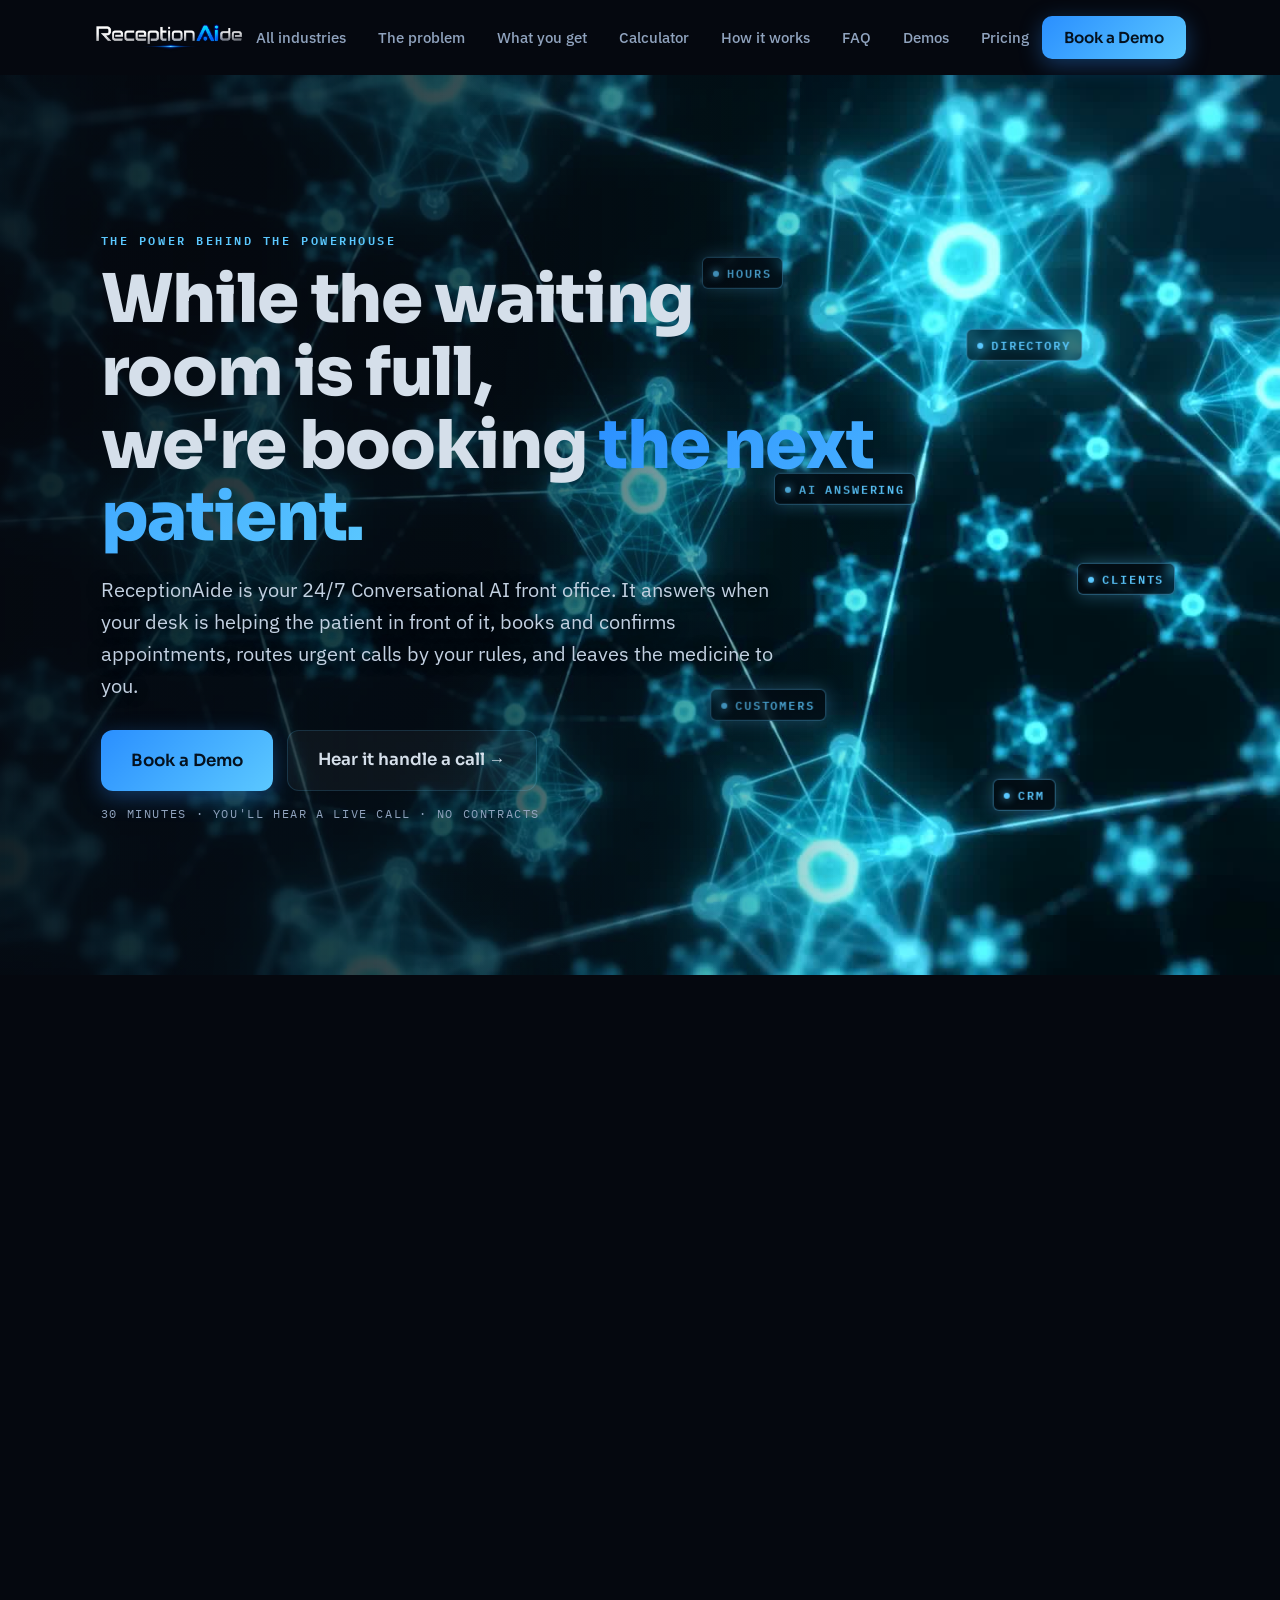
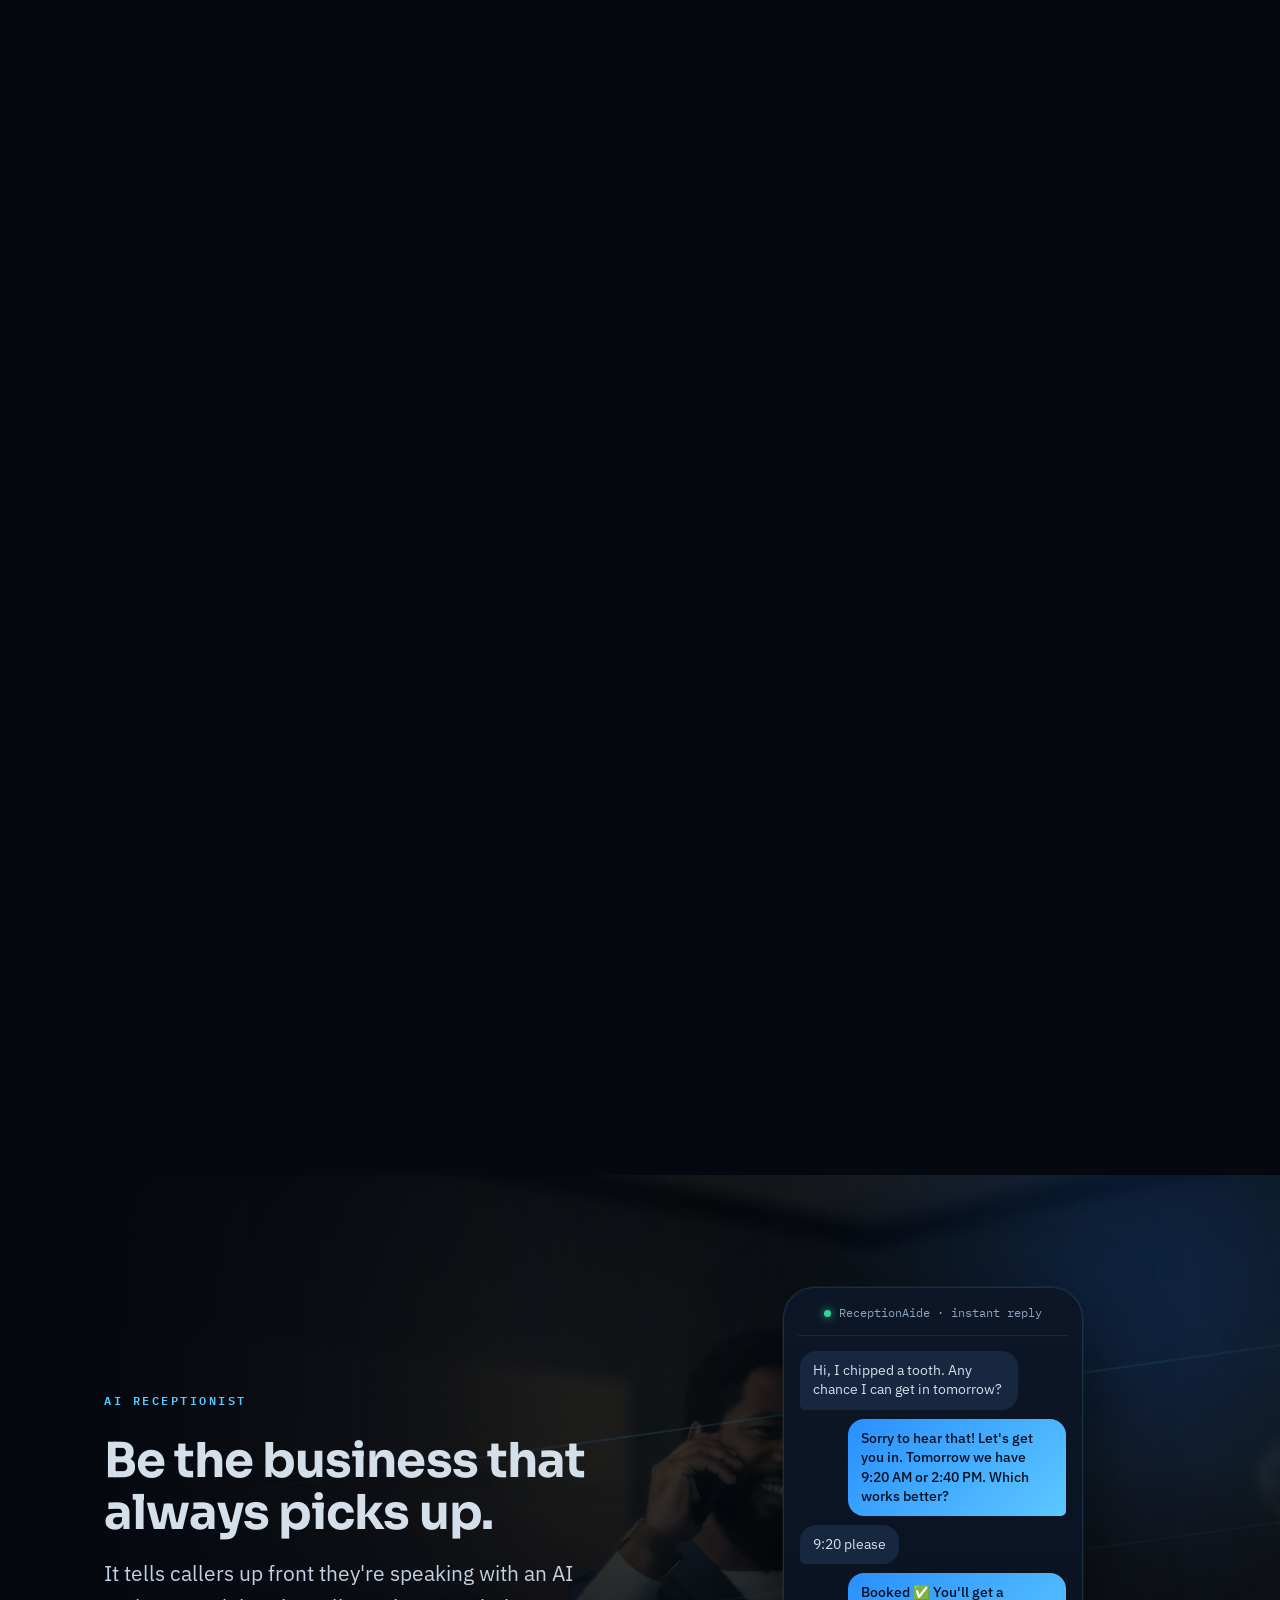
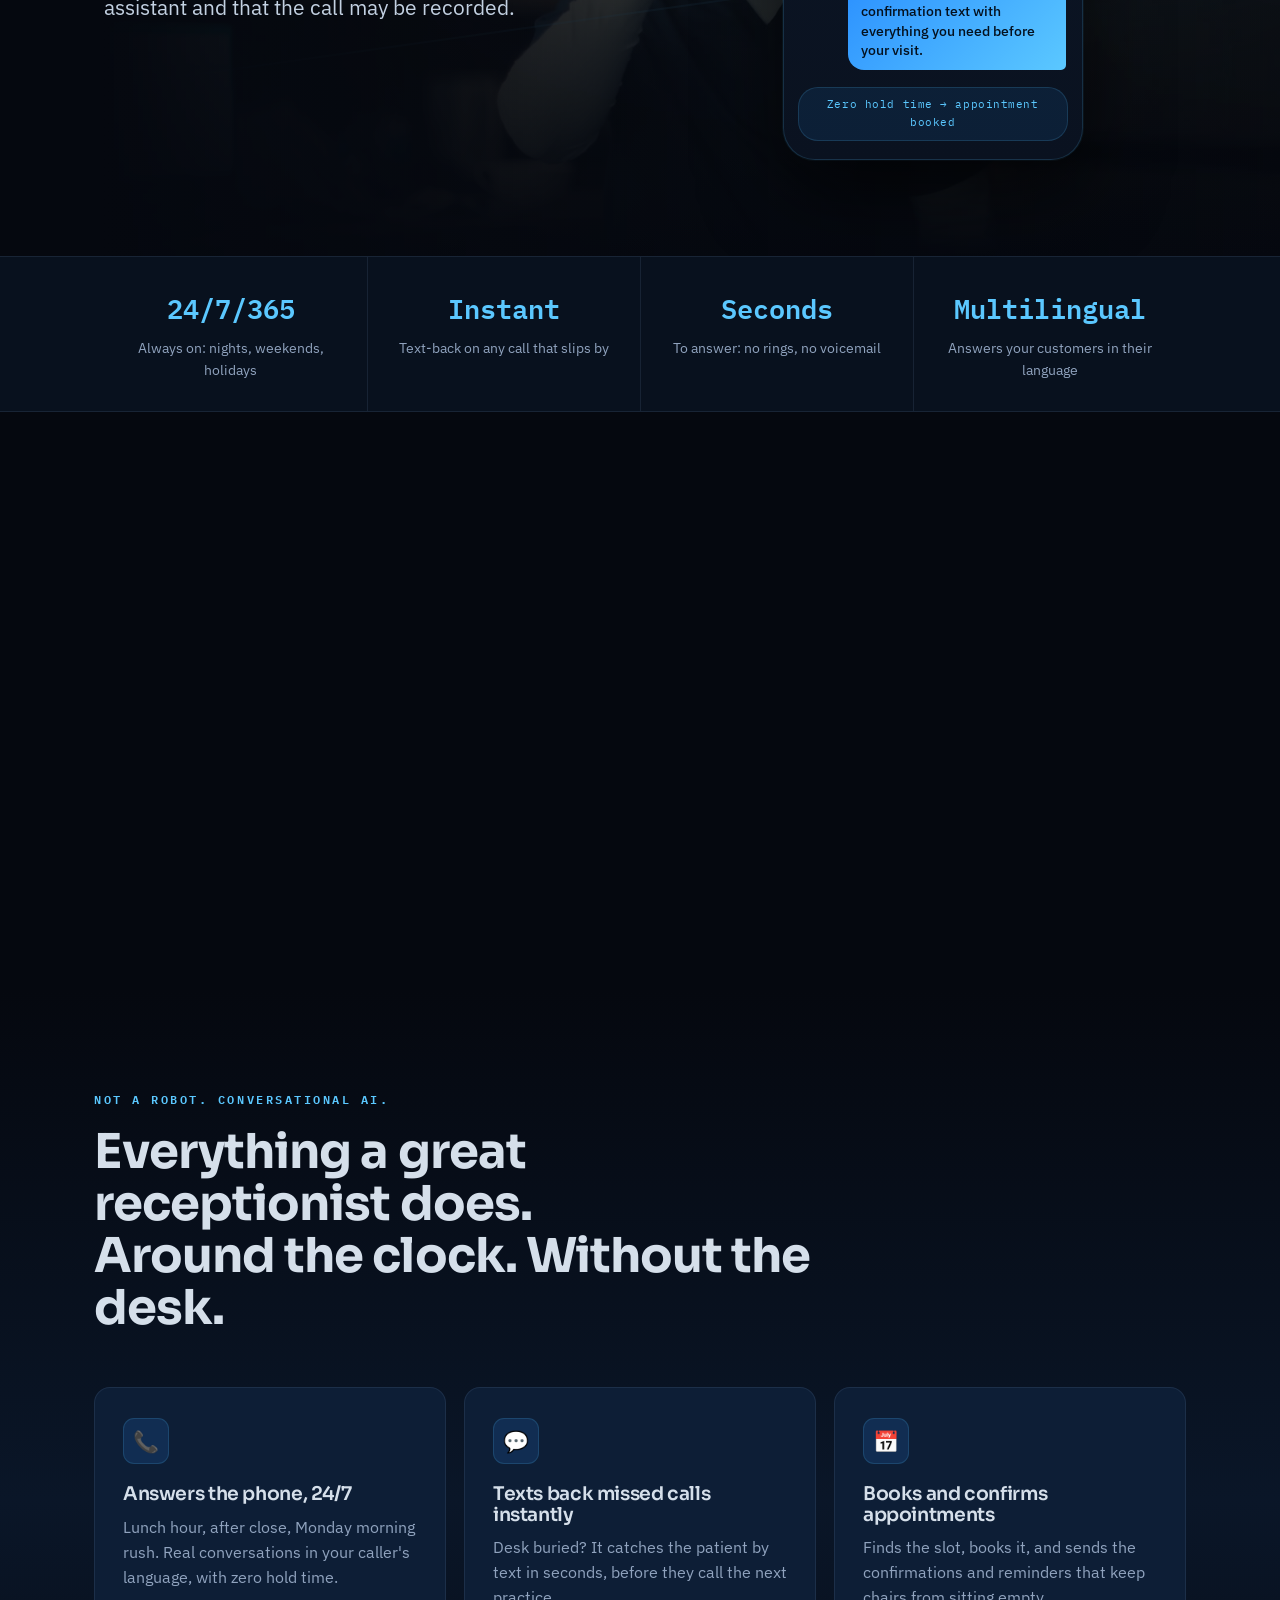
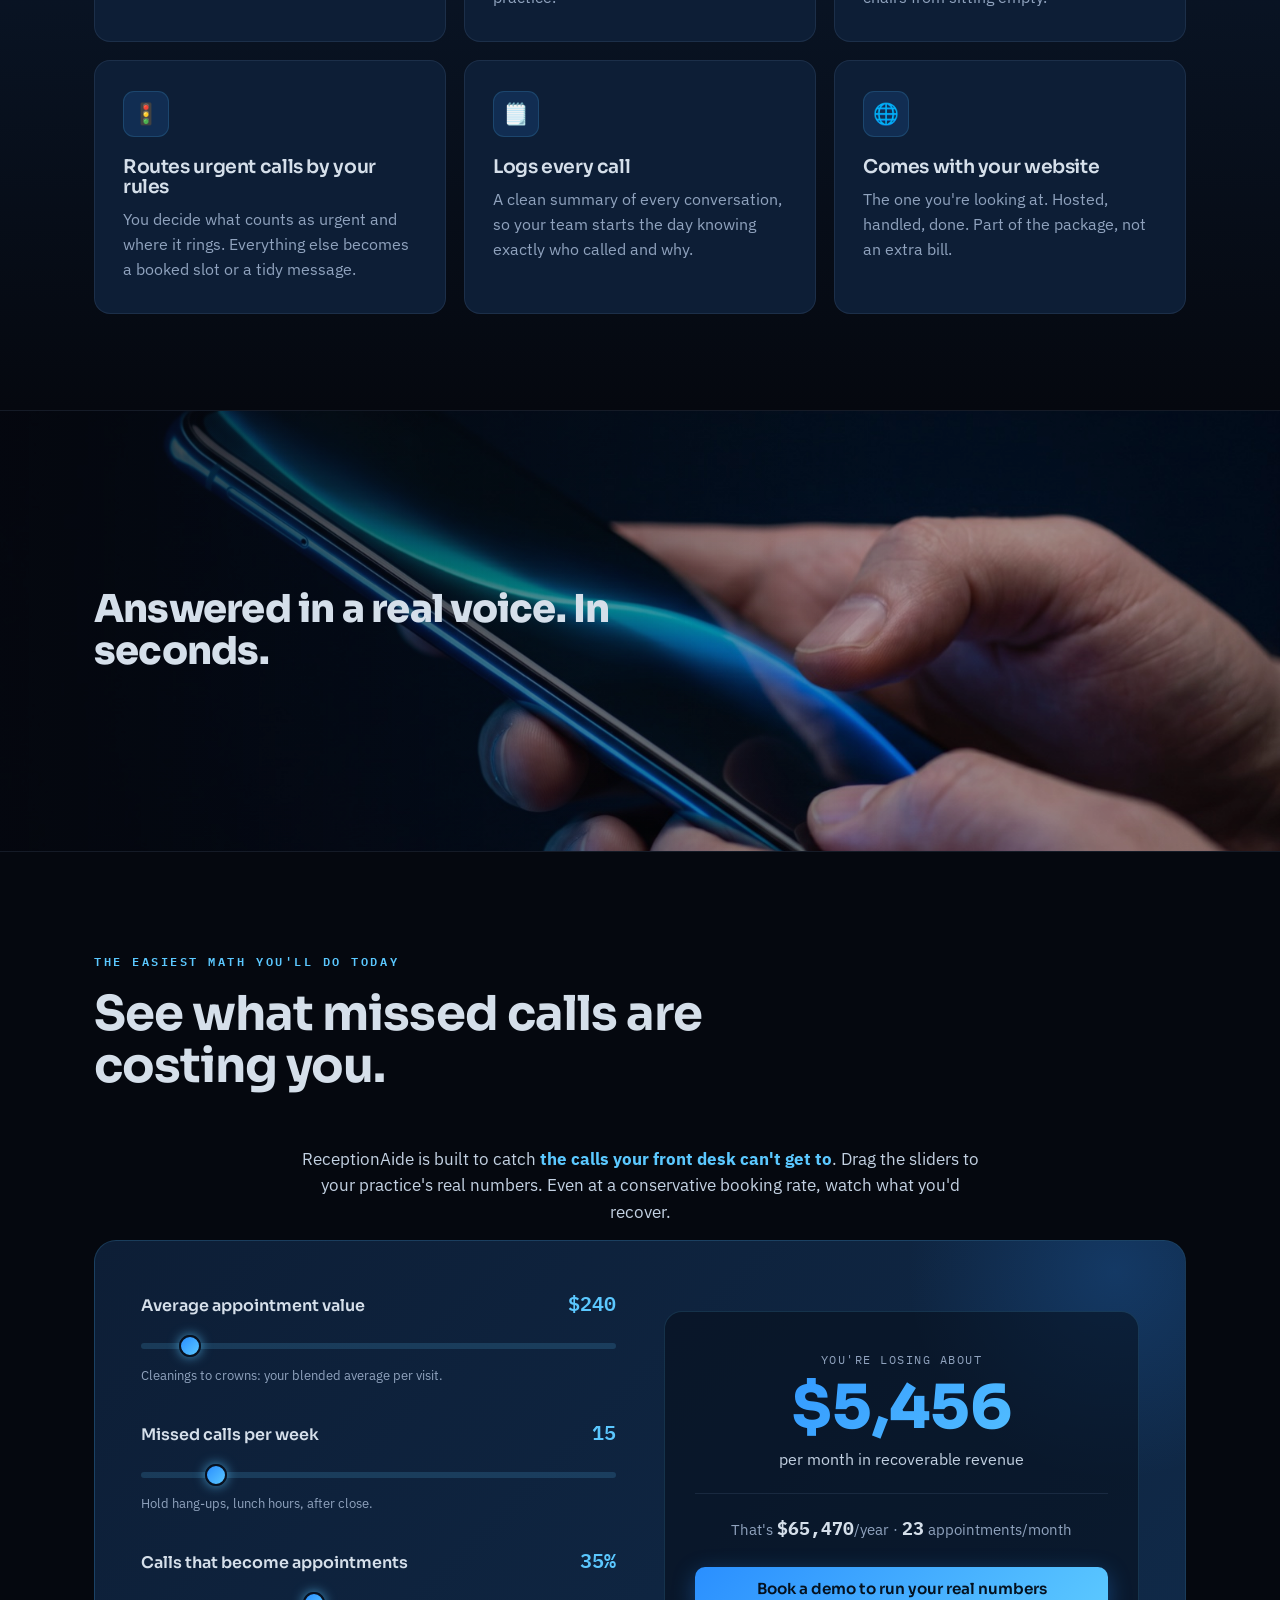
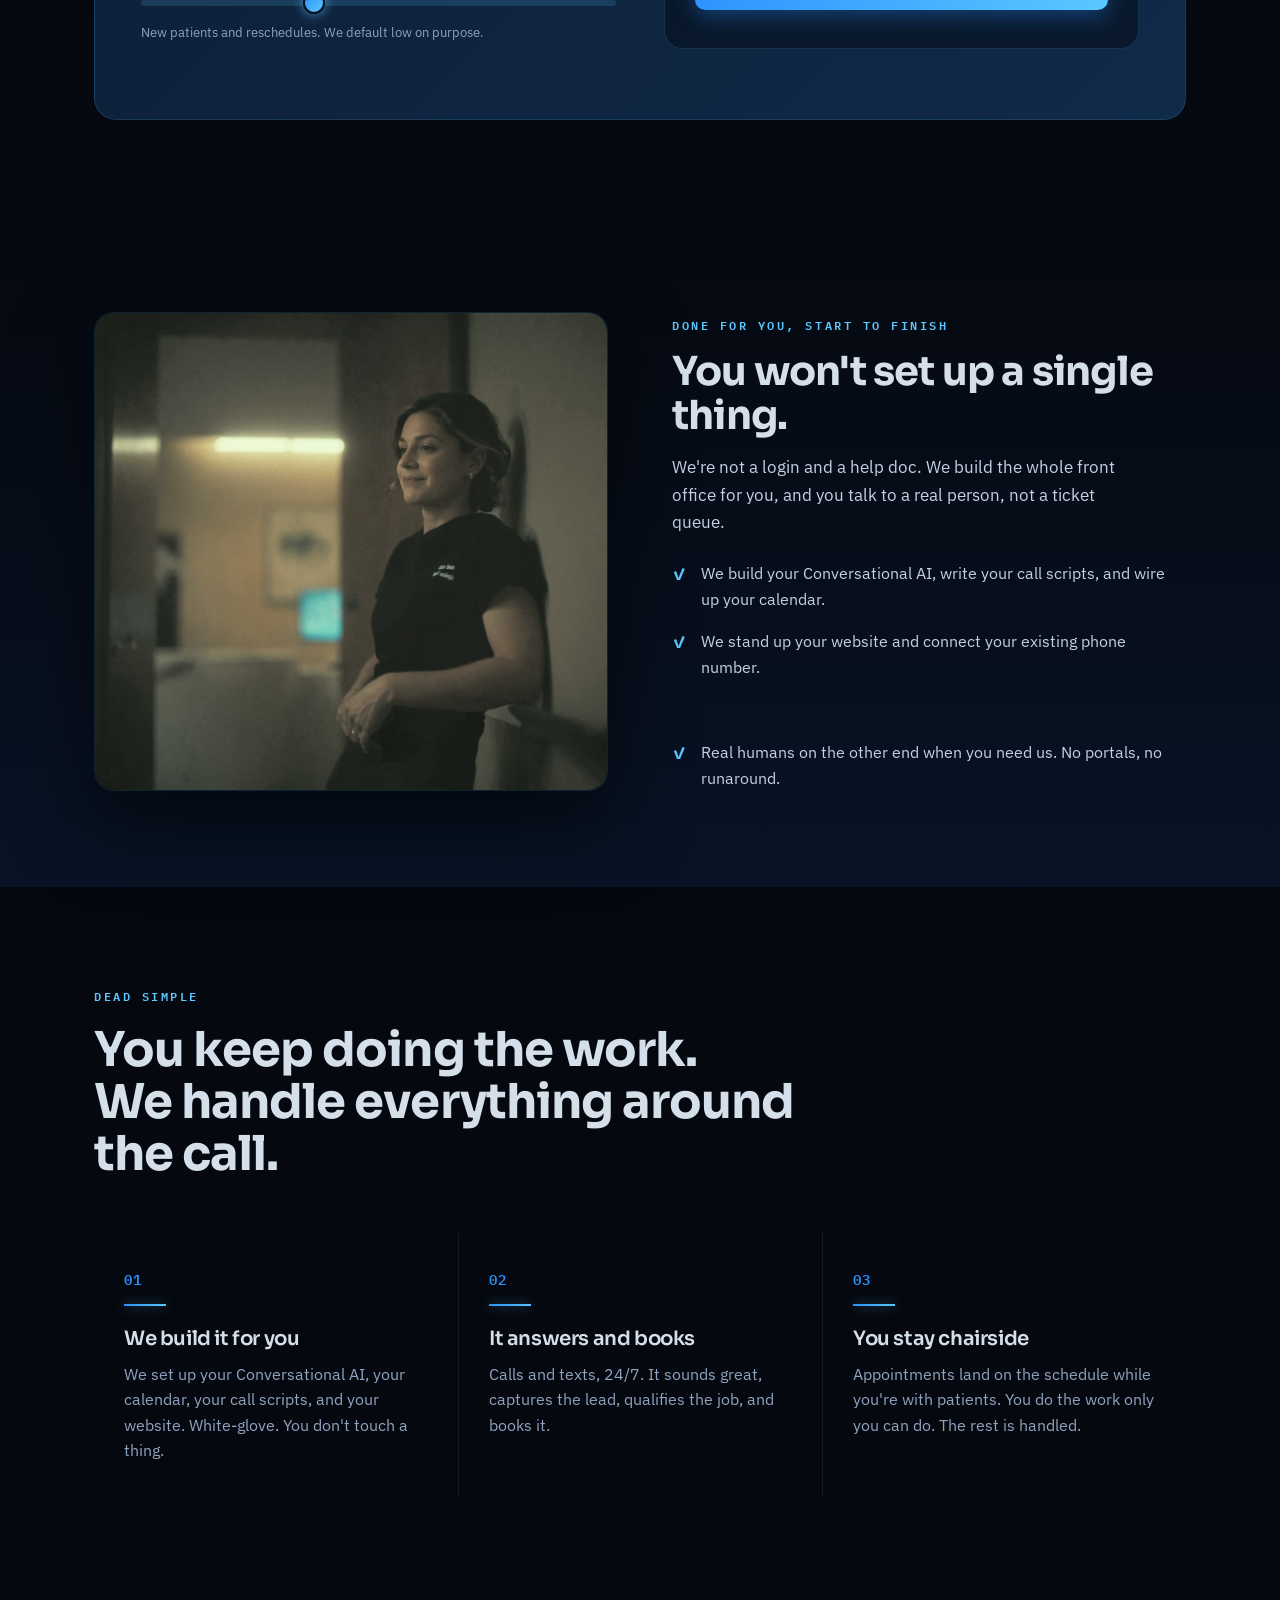
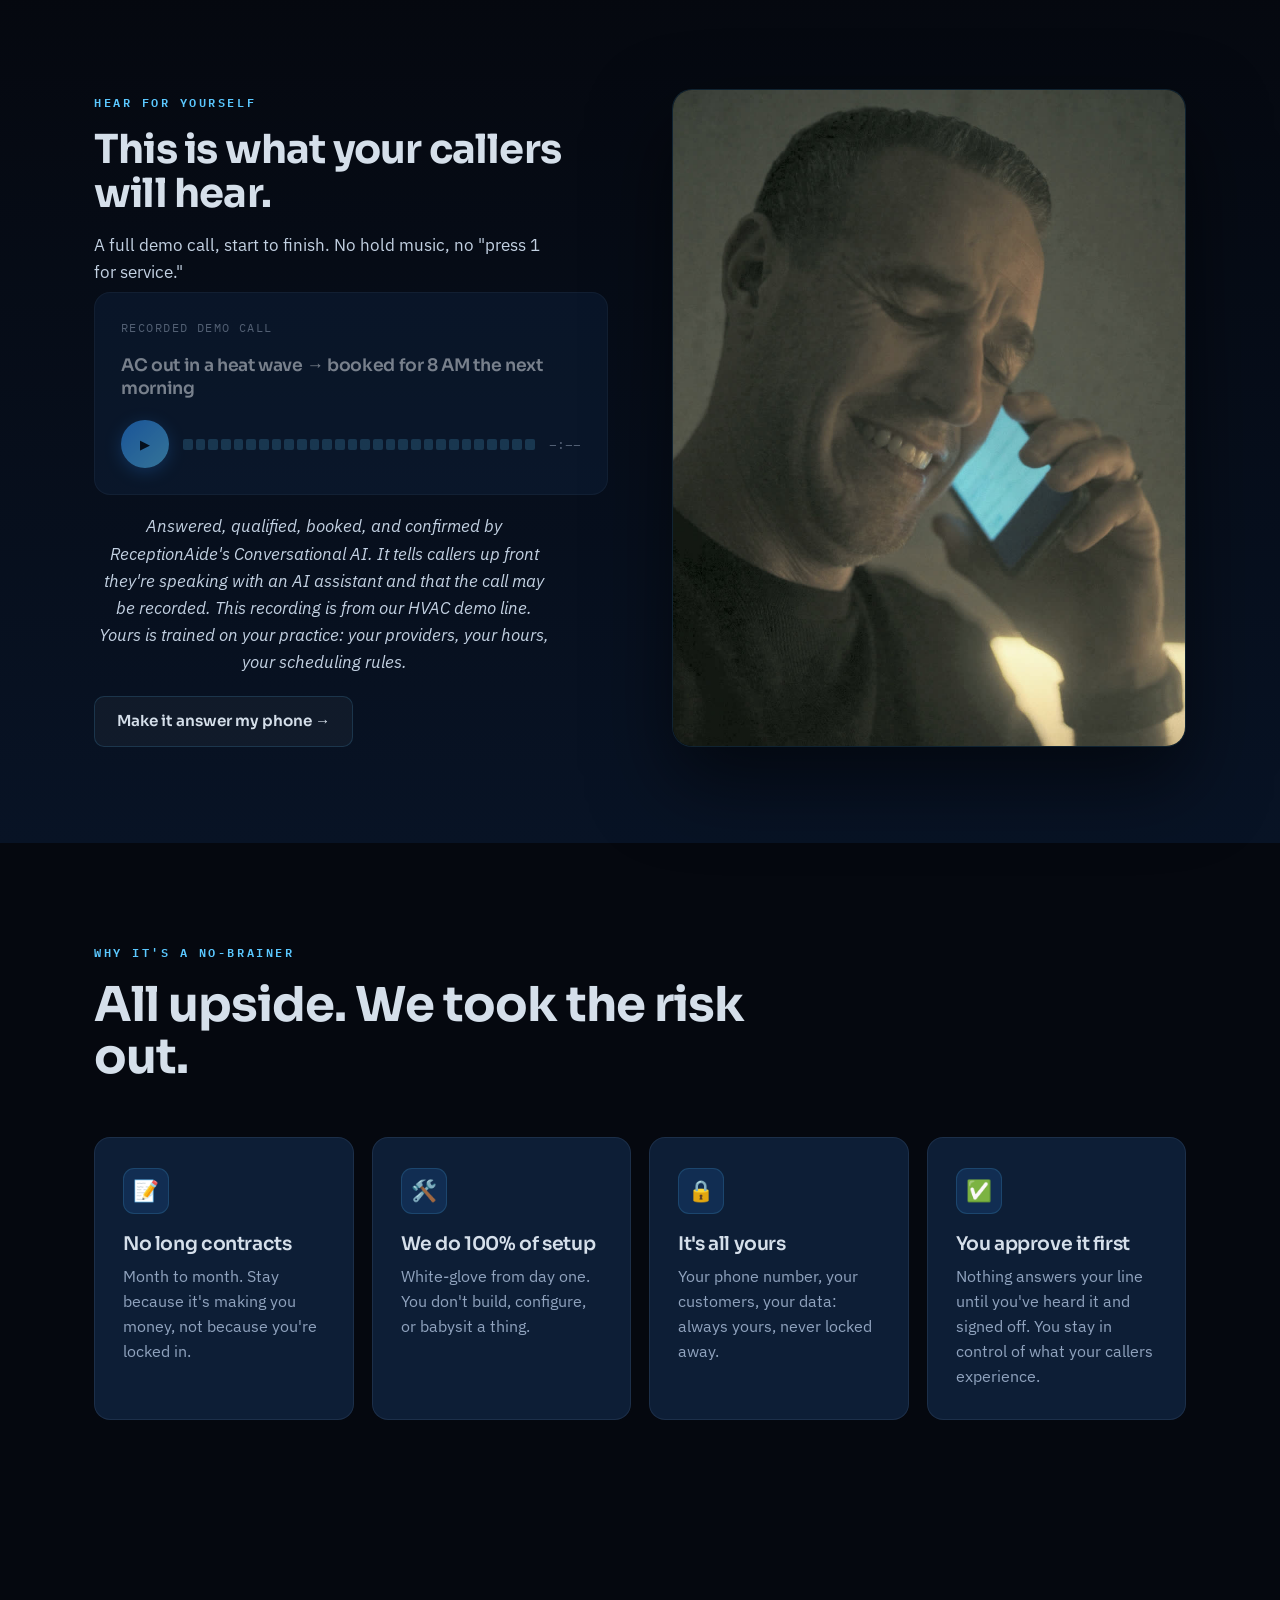
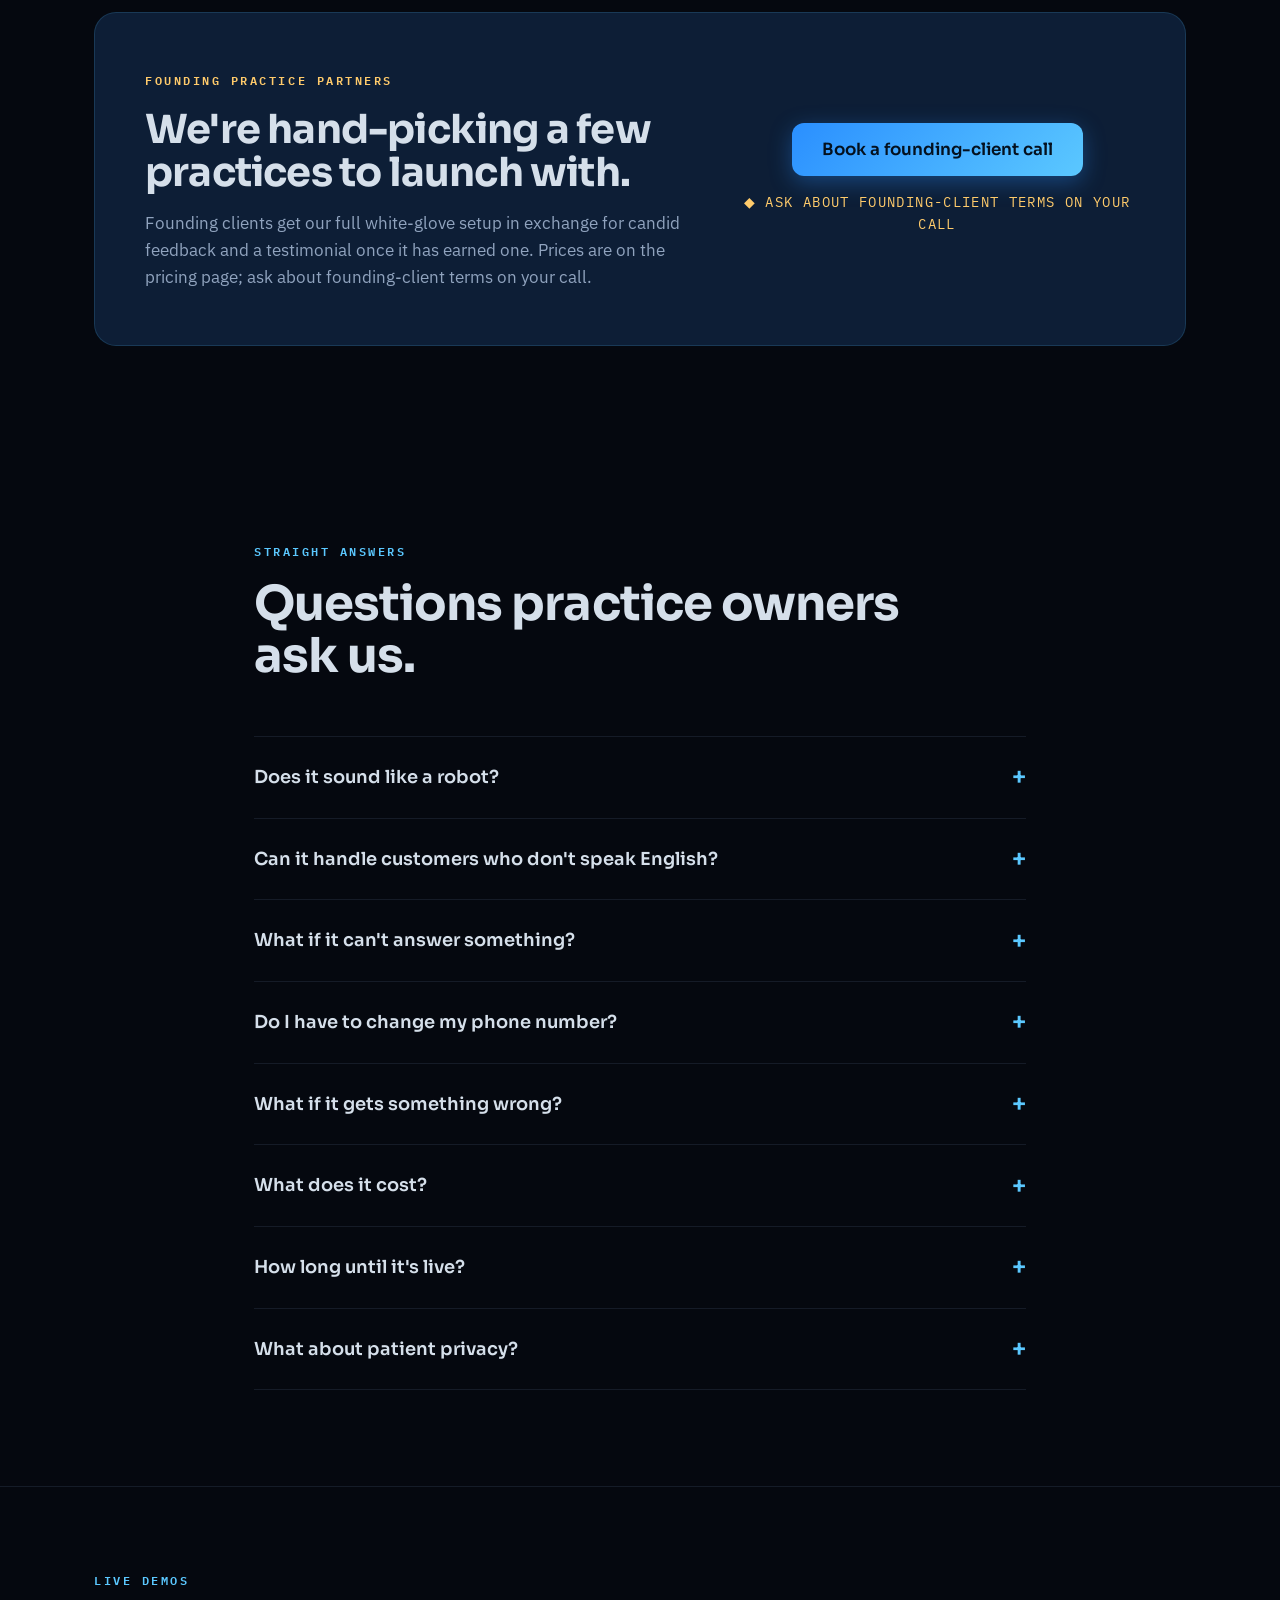
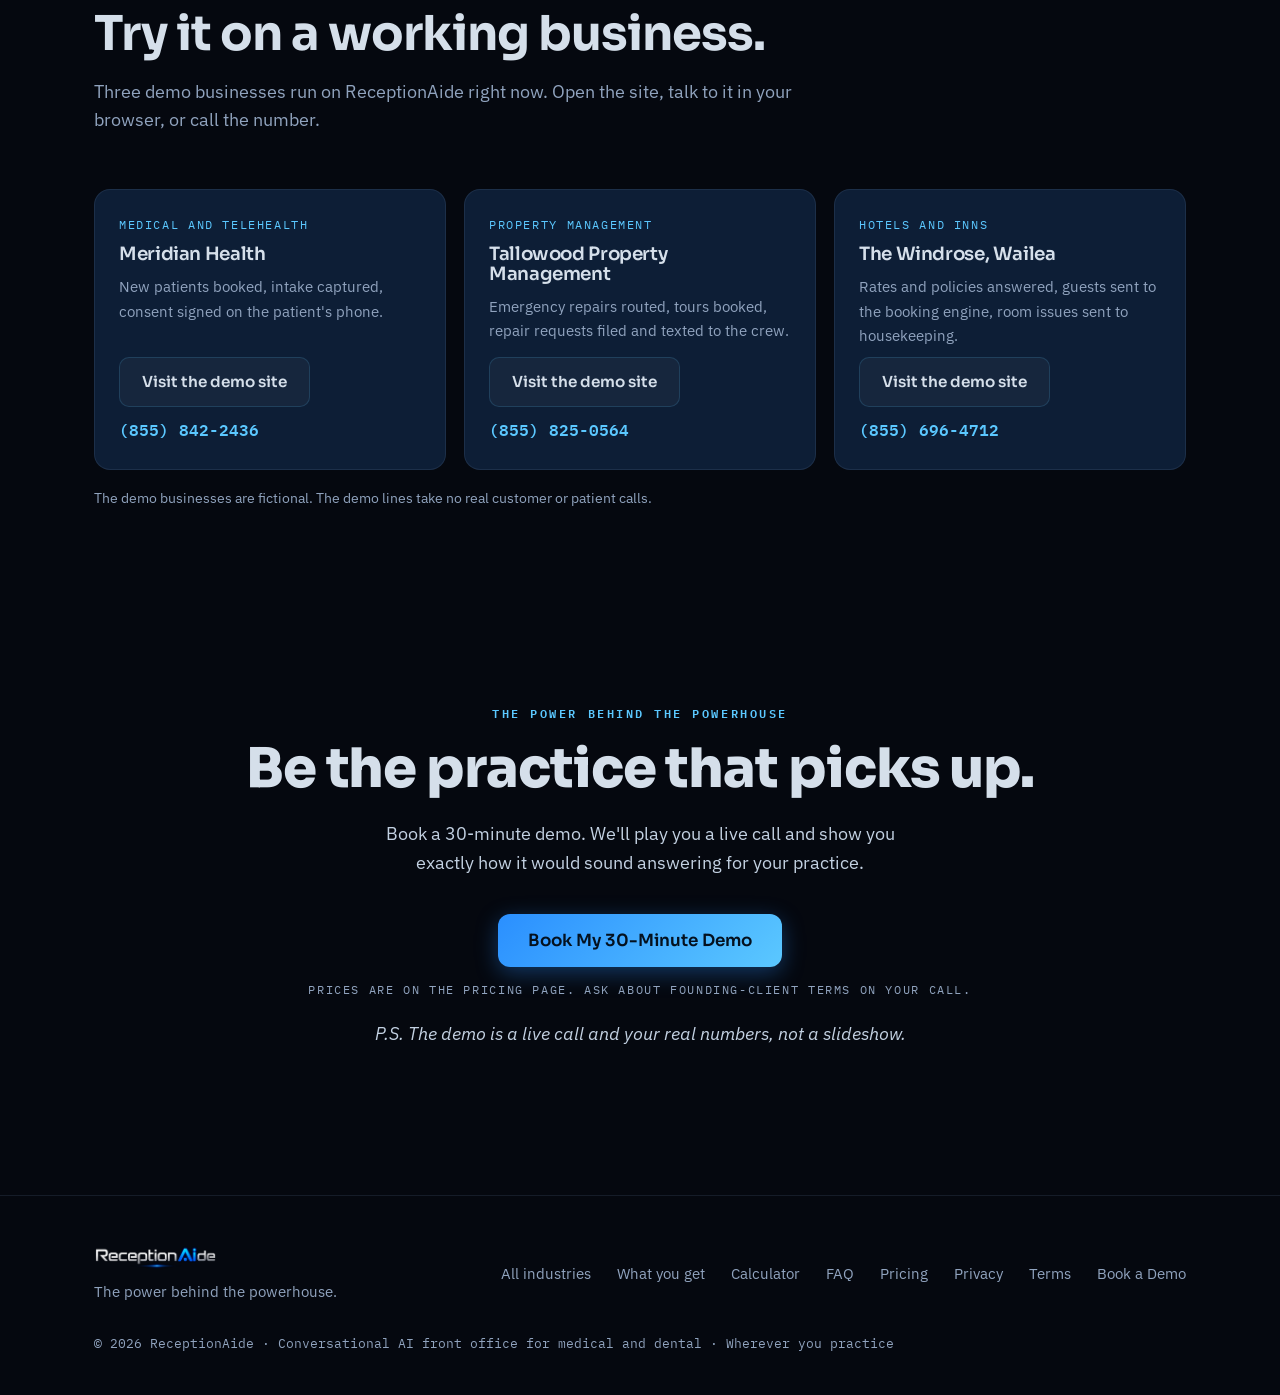
<file: medical-dental/index.html>
<!DOCTYPE html>
<html lang="en">
<head>
<meta charset="UTF-8">
<meta name="viewport" content="width=device-width, initial-scale=1.0">
<title>ReceptionAide for Medical &amp; Dental · The power behind the powerhouse</title>
<meta name="description" content="ReceptionAide is the 24/7 Conversational AI front office for medical and dental practices. It answers when your desk is buried, books and confirms appointments, and routes urgent calls by your rules. Book a demo.">
<meta property="og:title" content="ReceptionAide for Medical &amp; Dental · The power behind the powerhouse">
<meta property="og:description" content="The 24/7 Conversational AI front office for practices. Answers when the desk is buried, books appointments, routes urgent calls by your rules.">
<meta property="og:type" content="website">
<meta property="og:url" content="https://receptionaide.com/medical-dental/">
<meta property="og:image" content="https://receptionaide.com/img/dental-office-front-desk-evening-phone-call.jpg">
<meta name="theme-color" content="#05080F">
<link rel="icon" href="data:image/svg+xml,<svg xmlns='http://www.w3.org/2000/svg' viewBox='0 0 40 40'><path d='M20 5 L34 33 H26 L20 20 L14 33 H6 Z' fill='%235BC8FF'/><circle cx='20' cy='27' r='3.4' fill='%235BC8FF'/></svg>">
<link rel="preconnect" href="https://fonts.googleapis.com">
<link rel="preconnect" href="https://fonts.gstatic.com" crossorigin>
<link href="https://fonts.googleapis.com/css2?family=Sora:wght@400;600;700;800&family=IBM+Plex+Sans:wght@400;500;600&family=IBM+Plex+Mono:wght@500;600&display=swap" rel="stylesheet">
<link rel="stylesheet" href="/scroll-story.css">
<script src="/scroll-story.js" defer></script>
<style>
  :root{
    --ink:#05080F;--navy:#0A1628;--panel:#0D1E36;--panel-2:#102A49;
    --line:rgba(91,200,255,.16);--line-soft:rgba(120,150,190,.14);
    --blue:#2A8FFF;--cyan:#5BC8FF;--silver:#C3D1E2;--white:#D5DFEA;--muted:#90A3BE;
    --grad:linear-gradient(135deg,#2A8FFF 0%,#5BC8FF 100%);--maxw:1140px;
  }
  *{box-sizing:border-box;margin:0;padding:0}
  html{scroll-behavior:smooth}
  body{background:var(--ink);color:var(--white);font-family:"IBM Plex Sans",system-ui,sans-serif;line-height:1.6;-webkit-font-smoothing:antialiased;overflow-x:hidden;overflow-x:clip}
  a{color:inherit;text-decoration:none}
  .wrap{max-width:var(--maxw);margin:0 auto;padding:0 24px}
  .eyebrow{font-family:"IBM Plex Mono",monospace;font-size:.72rem;font-weight:600;letter-spacing:.22em;text-transform:uppercase;color:var(--cyan);display:inline-block;margin-bottom:18px}
  h1,h2,h3{font-family:"Sora",sans-serif;line-height:1.08;letter-spacing:-.02em}
  .section{padding:96px 0;position:relative}
  .section-head{max-width:720px;margin-bottom:54px}
  .section-head h2{font-size:clamp(1.9rem,4.4vw,3rem);font-weight:700}
  .section-head p{color:var(--muted);font-size:1.12rem;margin-top:18px}

  #power{position:fixed;top:0;left:0;height:3px;width:0;z-index:120;background:var(--grad);box-shadow:0 0 14px rgba(91,200,255,.8);transition:width .1s linear}

  header{position:sticky;top:0;z-index:100;transition:background .3s,border-color .3s;border-bottom:1px solid transparent}
  header.scrolled{background:rgba(7,12,22,.82);backdrop-filter:blur(14px);border-bottom:1px solid var(--line-soft)}
  .nav{display:flex;align-items:center;justify-content:space-between;height:74px}
  .brand{display:flex;align-items:center;gap:11px;font-family:"Sora",sans-serif;font-weight:700;font-size:1.32rem}
  .brand .mark{width:30px;height:30px;flex:0 0 auto}
  .logo-img{height:34px;width:auto;display:block;animation:logoGlow 3.6s ease-in-out infinite}
  .foot .logo-img{height:28px}
  @keyframes logoGlow{0%,100%{filter:drop-shadow(0 0 3px rgba(91,200,255,.12))}50%{filter:drop-shadow(0 0 11px rgba(91,200,255,.42))}}
  .wordmark .r{color:var(--white)}
  .wordmark .ai{background:var(--grad);-webkit-background-clip:text;background-clip:text;color:transparent;animation:glow 3.4s ease-in-out infinite}
  .wordmark .de{color:var(--silver)}
  @keyframes glow{0%,100%{filter:drop-shadow(0 0 4px rgba(91,200,255,.25))}50%{filter:drop-shadow(0 0 12px rgba(91,200,255,.7))}}
  .nav-links{display:flex;align-items:center;gap:32px}
  .nav-links a{color:var(--muted);font-size:.95rem;font-weight:500;transition:color .2s}
  .nav-links a:hover{color:var(--white)}
  .btn{font-family:"Sora",sans-serif;font-weight:600;font-size:.95rem;padding:12px 22px;border-radius:10px;cursor:pointer;border:none;display:inline-flex;align-items:center;gap:9px;transition:transform .2s,box-shadow .2s,background .2s}
  .btn-primary{background:var(--grad);color:#04111f;box-shadow:0 6px 22px rgba(42,143,255,.35)}
  .btn-primary:hover{transform:translateY(-2px);box-shadow:0 10px 32px rgba(42,143,255,.55)}
  .btn-ghost{background:rgba(255,255,255,.04);color:var(--white);border:1px solid var(--line)}
  .btn-ghost:hover{background:rgba(91,200,255,.1);border-color:var(--cyan)}
  .btn-lg{padding:16px 30px;font-size:1.05rem;border-radius:12px}

  .hero{position:relative;padding:112px 0 96px;overflow:hidden}
  .hero-bg{position:absolute;inset:0;z-index:0;overflow:hidden}
  .blob{position:absolute;border-radius:50%;filter:blur(90px);opacity:.55}
  .blob.b1{width:620px;height:620px;background:radial-gradient(circle,#1559b8,transparent 70%);top:-200px;right:-160px;animation:drift1 16s ease-in-out infinite}
  .blob.b2{width:520px;height:520px;background:radial-gradient(circle,#0b3f7a,transparent 70%);bottom:-220px;left:-140px;animation:drift2 19s ease-in-out infinite}
  .streak{position:absolute;height:2px;width:140%;left:-20%;background:linear-gradient(90deg,transparent,rgba(91,200,255,.55),transparent);opacity:.5}
  .streak.s1{top:38%;transform:rotate(-8deg);animation:slide 9s linear infinite}
  .streak.s2{top:64%;transform:rotate(-8deg);animation:slide 13s linear infinite;animation-delay:-4s;opacity:.3}
  @keyframes slide{0%{transform:translateX(-30%) rotate(-8deg)}100%{transform:translateX(30%) rotate(-8deg)}}
  @keyframes drift1{0%,100%{transform:translate(0,0)}50%{transform:translate(-40px,40px)}}
  @keyframes drift2{0%,100%{transform:translate(0,0)}50%{transform:translate(40px,-30px)}}
  .hero-grid{position:absolute;inset:0;z-index:0;opacity:.4;background-image:linear-gradient(rgba(91,200,255,.05) 1px,transparent 1px),linear-gradient(90deg,rgba(91,200,255,.05) 1px,transparent 1px);background-size:54px 54px;mask-image:radial-gradient(ellipse 80% 60% at 50% 30%,#000,transparent 75%)}
  .hero-inner{position:relative;z-index:2;max-width:880px}
  .hero h1{font-size:clamp(2.4rem,6vw,4.5rem);font-weight:800;margin:8px 0 24px}
  .hero h1 .hl{background:var(--grad);-webkit-background-clip:text;background-clip:text;color:transparent}
  .hero p.sub{font-size:clamp(1.08rem,2.2vw,1.32rem);color:var(--silver);max-width:660px;margin-bottom:36px}
  .hero-cta{display:flex;gap:14px;flex-wrap:wrap;margin-bottom:0}

  /* stat band */
  .stats{border-top:1px solid var(--line-soft);border-bottom:1px solid var(--line-soft);background:rgba(13,30,54,.4)}
  .stat-row{display:grid;grid-template-columns:repeat(4,1fr);gap:0}
  .stat{padding:30px 20px;text-align:center;border-left:1px solid var(--line-soft)}
  .stat:first-child{border-left:none}
  .stat .v{font-family:"IBM Plex Mono",monospace;font-size:1.7rem;font-weight:600;color:var(--cyan)}
  .stat .l{color:var(--muted);font-size:.86rem;margin-top:6px}

  .problem .section-head h2{font-size:clamp(1.9rem,4.6vw,3.1rem)}
  .lead-line{color:var(--white)}

  .features{background:linear-gradient(180deg,var(--ink),var(--navy) 50%,var(--ink))}
  .grid3{display:grid;grid-template-columns:repeat(3,1fr);gap:18px}
  .card{background:var(--panel);border:1px solid var(--line-soft);border-radius:16px;padding:30px 28px;transition:transform .22s,border-color .22s,box-shadow .22s}
  .card:hover{transform:translateY(-4px);border-color:var(--line);box-shadow:0 14px 40px rgba(3,12,26,.6)}
  .card .ico{width:46px;height:46px;border-radius:11px;background:rgba(42,143,255,.14);border:1px solid var(--line);display:flex;align-items:center;justify-content:center;margin-bottom:20px;font-size:1.3rem}
  .card h3{font-size:1.18rem;font-weight:600;margin-bottom:10px}
  .card p{color:var(--muted);font-size:.98rem}
  .close-line{text-align:center;font-family:"Sora",sans-serif;font-weight:600;font-size:clamp(1.2rem,2.6vw,1.6rem);margin-top:48px;color:var(--silver)}
  .close-line b{color:var(--cyan)}

  .steps{display:grid;grid-template-columns:repeat(3,1fr);gap:0}
  .step{padding:34px 30px;position:relative;border-left:1px solid var(--line-soft)}
  .step:first-child{border-left:none}
  .step .n{font-family:"IBM Plex Mono",monospace;font-size:.9rem;font-weight:600;color:var(--blue);letter-spacing:.1em}
  .step .bar{height:2px;width:42px;background:var(--grad);margin:14px 0 22px;box-shadow:0 0 12px rgba(91,200,255,.6)}
  .step h3{font-size:1.24rem;font-weight:600;margin-bottom:12px}
  .step p{color:var(--muted);font-size:.99rem}

  /* trust block */
  .trust{background:linear-gradient(180deg,var(--ink),#081325)}
  .trust-inner{display:grid;grid-template-columns:1fr 1fr;gap:46px;align-items:center}
  .trust-inner h2{font-size:clamp(1.8rem,4vw,2.7rem);font-weight:700}
  .trust-inner p{color:var(--muted);font-size:1.1rem;margin-top:18px}
  .trust-list{list-style:none;display:flex;flex-direction:column;gap:16px}
  .trust-list li{display:flex;gap:14px;align-items:flex-start;font-size:1.02rem;color:var(--silver)}
  .trust-list .ck{color:var(--cyan);font-weight:700;flex:0 0 auto;margin-top:1px}

  /* calculator */
  .calc-box{background:linear-gradient(135deg,var(--panel),var(--panel-2));border:1px solid var(--line);border-radius:22px;padding:46px;display:grid;grid-template-columns:1fr 1fr;gap:48px;align-items:center;position:relative;overflow:hidden}
  .calc-box::before{content:"";position:absolute;width:420px;height:420px;border-radius:50%;background:radial-gradient(circle,rgba(42,143,255,.18),transparent 70%);top:-180px;right:-140px}
  .calc-controls{position:relative;z-index:2}
  .slider-group{margin-bottom:30px}
  .slider-top{display:flex;justify-content:space-between;align-items:baseline;margin-bottom:12px}
  .slider-top label{font-family:"Sora",sans-serif;font-weight:600;font-size:1rem}
  .slider-top .val{font-family:"IBM Plex Mono",monospace;font-size:1.25rem;font-weight:600;color:var(--cyan)}
  input[type=range]{-webkit-appearance:none;appearance:none;width:100%;height:6px;border-radius:5px;background:rgba(91,200,255,.16);outline:none}
  input[type=range]::-webkit-slider-thumb{-webkit-appearance:none;appearance:none;width:22px;height:22px;border-radius:50%;background:var(--grad);cursor:pointer;box-shadow:0 0 12px rgba(91,200,255,.7);border:2px solid #08111f}
  input[type=range]::-moz-range-thumb{width:22px;height:22px;border:2px solid #08111f;border-radius:50%;background:#3da0ff;cursor:pointer;box-shadow:0 0 12px rgba(91,200,255,.7)}
  .slider-sub{color:var(--muted);font-size:.82rem;margin-top:8px}
  .calc-out{position:relative;z-index:2;text-align:center;background:rgba(5,10,20,.5);border:1px solid var(--line);border-radius:18px;padding:38px 30px}
  .calc-out .pre{font-family:"IBM Plex Mono",monospace;font-size:.78rem;letter-spacing:.12em;text-transform:uppercase;color:var(--muted)}
  .calc-out .big{font-family:"Sora",sans-serif;font-weight:800;font-size:clamp(2.6rem,6vw,3.8rem);background:var(--grad);-webkit-background-clip:text;background-clip:text;color:transparent;margin:8px 0;line-height:1}
  .calc-out .big-sub{color:var(--silver);font-size:1rem}
  .calc-out .yr{margin-top:20px;padding-top:20px;border-top:1px solid var(--line-soft);color:var(--muted);font-size:.95rem}
  .calc-out .yr b{font-family:"IBM Plex Mono",monospace;color:var(--white);font-size:1.15rem}
  .calc-out .btn{margin-top:24px;width:100%;justify-content:center}
  .calc-frame{text-align:center;max-width:680px;margin:0 auto 14px;color:var(--silver);font-size:1.05rem}
  .calc-frame b{color:var(--cyan)}

  .founding-box{background:var(--panel);border:1px solid var(--line);border-radius:22px;padding:54px 50px;display:grid;grid-template-columns:1.4fr 1fr;gap:40px;align-items:center}
  .founding-box .eyebrow{color:#FFCB6B}
  .founding-box h2{font-size:clamp(1.7rem,3.6vw,2.5rem);font-weight:700}
  .founding-box p{color:var(--muted);margin-top:16px;font-size:1.05rem}
  .founding-cta{text-align:center}
  .spots{font-family:"IBM Plex Mono",monospace;color:#FFCB6B;font-size:.85rem;letter-spacing:.1em;margin-top:16px}

  .audio{background:linear-gradient(180deg,var(--ink),#081325)}
  .audio-grid{display:grid;grid-template-columns:repeat(3,1fr);gap:18px}
  .player{background:var(--panel);border:1px solid var(--line-soft);border-radius:16px;padding:26px;transition:border-color .2s;cursor:pointer}
  .player:hover{border-color:var(--line)}
  .player .tag{font-family:"IBM Plex Mono",monospace;font-size:.74rem;letter-spacing:.12em;text-transform:uppercase;color:var(--muted);margin-bottom:16px}
  .player h3{font-size:1.08rem;font-weight:600;margin-bottom:20px;line-height:1.35}
  .player-ctrl{display:flex;align-items:center;gap:14px}
  .play{width:48px;height:48px;flex:0 0 auto;border-radius:50%;border:none;cursor:pointer;background:var(--grad);display:flex;align-items:center;justify-content:center;box-shadow:0 4px 16px rgba(42,143,255,.4);transition:transform .15s;color:#04111f}
  .play:hover{transform:scale(1.07)}
  .wave{display:flex;align-items:center;gap:3px;height:34px;flex:1;cursor:pointer}
  .wave i{flex:1;background:rgba(91,200,255,.35);border-radius:2px;height:30%;transition:background .15s,height .15s}
  .wave i.done{background:var(--cyan);height:70%}
  .player.playing .wave i{animation:bounce 1s ease-in-out infinite}
  .player.unavailable{opacity:.55;pointer-events:none}
  .wave i:nth-child(2n){animation-delay:.15s}.wave i:nth-child(3n){animation-delay:.3s}.wave i:nth-child(4n){animation-delay:.45s}
  @keyframes bounce{0%,100%{height:25%}50%{height:90%}}
  .dur{font-family:"IBM Plex Mono",monospace;font-size:.82rem;color:var(--muted)}
  .audio-note{text-align:center;color:var(--muted);font-size:.88rem;margin-top:26px;font-style:italic}

  .faq-item{border-top:1px solid var(--line-soft);padding:26px 0;cursor:pointer}
  .faq-item:last-child{border-bottom:1px solid var(--line-soft)}
  .faq-q{display:flex;justify-content:space-between;align-items:center;gap:20px;font-family:"Sora",sans-serif;font-weight:600;font-size:1.12rem}
  .faq-q .plus{color:var(--cyan);font-size:1.5rem;flex:0 0 auto;transition:transform .25s;line-height:1}
  .faq-item.open .plus{transform:rotate(45deg)}
  .faq-a{max-height:0;overflow:hidden;transition:max-height .3s ease;color:var(--muted)}
  .faq-a p{padding-top:14px;font-size:1.02rem}

  .final{text-align:center;padding:110px 0}
  .final h2{font-size:clamp(2.1rem,5vw,3.4rem);font-weight:800}
  .final p{color:var(--silver);font-size:1.15rem;max-width:560px;margin:20px auto 36px}
  .cta-note{margin-top:14px;font-family:"IBM Plex Mono",monospace;font-size:.72rem;letter-spacing:.14em;text-transform:uppercase;color:var(--muted)}
  .ps-line{margin-top:22px;color:var(--muted);font-size:.92rem;font-style:italic}

  footer{border-top:1px solid var(--line-soft);padding:48px 0 40px}
  .foot{display:flex;justify-content:space-between;align-items:center;gap:24px;flex-wrap:wrap}
  .foot .tag{color:var(--muted);font-size:.92rem;margin-top:8px}
  .foot-links{display:flex;flex-wrap:wrap;gap:10px 26px;color:var(--muted);font-size:.92rem}
  .foot-links a:hover{color:var(--white)}
  .copy{color:var(--muted);font-size:.84rem;margin-top:30px;font-family:"IBM Plex Mono",monospace}


  /* hero 2-col + phone */
  .hero-inner{display:grid;grid-template-columns:1.05fr .95fr;gap:48px;align-items:center;max-width:1120px}
  .hero-visual{display:flex;justify-content:center;position:relative;z-index:2}
  .phone{width:300px;max-width:100%;background:linear-gradient(180deg,#0c1626,#0a1220);border:1px solid var(--line);border-radius:32px;padding:16px 14px 18px;box-shadow:0 30px 80px rgba(0,0,0,.6),0 0 0 1px rgba(91,200,255,.08);position:relative}
  .phone-top{display:flex;align-items:center;gap:8px;justify-content:center;font-size:.72rem;color:var(--muted);font-family:"IBM Plex Mono",monospace;padding-bottom:13px;border-bottom:1px solid var(--line-soft);margin-bottom:13px}
  .pdot{width:7px;height:7px;border-radius:50%;background:#34d399;box-shadow:0 0 8px #34d399}
  .thread{display:flex;flex-direction:column;gap:9px;padding:2px}
  .msg{max-width:82%;padding:10px 13px;border-radius:16px;font-size:.86rem;line-height:1.4;opacity:0;animation:pop .5s ease forwards;animation-delay:var(--d)}
  .msg.in{align-self:flex-start;background:#16273f;color:var(--white);border-bottom-left-radius:5px}
  .msg.out{align-self:flex-end;background:var(--grad);color:#04111f;border-bottom-right-radius:5px;font-weight:500}
  @keyframes pop{from{opacity:0;transform:translateY(8px) scale(.96)}to{opacity:1;transform:none}}
  .phone-badge{margin-top:15px;text-align:center;font-family:"IBM Plex Mono",monospace;font-size:.7rem;letter-spacing:.05em;color:var(--cyan);background:rgba(42,143,255,.1);border:1px solid var(--line);border-radius:20px;padding:8px 12px}

  /* risk grid */
  .grid4{display:grid;grid-template-columns:repeat(4,1fr);gap:18px}
  .card.guarantee{border-color:rgba(91,200,255,.4);border-style:dashed}

  /* scroll motion: /scroll-story (shared pair at /scroll-story.css and /scroll-story.js); theme only, no overrides of the pair */
  :root{--ss-chapter-color:rgba(213,223,234,.45);--ss-chapter-active:var(--cyan);--ss-chapter-left:20px}
  @media(max-width:1359px){.ss-chapters{display:none!important}}
  .ss-js .card.ss-reveal.is-in:hover{transform:translateY(-4px)}
  /* the clip runs 104 frames (ends on the logo), so the scene holds longer and the copy timing is scaled to keep pace */
  .scene{--ss-scrub-height:300vh;--ss-copy-fade:.2}
  .scene .ss-scrub-pin{background:var(--ink)}
  .scene .ss-scrub-copy .wrap{width:100%}
  .scene .ss-scrub-copy .eyebrow{margin-bottom:14px}
  .scene .ss-scrub-copy h1{font-size:clamp(2.2rem,5.6vw,4.2rem);font-weight:800;margin:0 0 20px;max-width:15ch}
  .scene .ss-scrub-copy h1 .hl{background:var(--grad);-webkit-background-clip:text;background-clip:text;color:transparent}
  .scene .ss-scrub-copy p.sub{color:var(--silver);font-size:clamp(1rem,1.9vw,1.25rem);max-width:56ch;margin:0 0 28px;text-shadow:0 1px 14px rgba(0,0,0,.8)}
  .scene .ss-scrub-copy .cta-note{margin-top:14px}
  /* opener: the copy sits mid-screen at the start and fades as the clip plays; faded buttons stop taking clicks */
  .ss-js .scene.ss-scrub:not(.is-static) .ss-scrub-copy{justify-content:center;padding-bottom:0}
  .scene.copy-gone .ss-scrub-copy a,.scene.copy-gone .ss-scrub-copy button{pointer-events:none}
  .ss-js .scene .ss-scrub-copy{z-index:2}
  /* scrim behind the opener copy so it reads over the bright network; it fades with the copy */
  .ss-js .scene:not(.is-static) .ss-scrub-copy{background:linear-gradient(90deg,rgba(5,8,15,.9) 0%,rgba(5,8,15,.7) 38%,rgba(5,8,15,0) 70%)}
  @media(max-width:767px){.ss-js .scene:not(.is-static) .ss-scrub-copy{background:rgba(5,8,15,.72)}}
  /* knowledge-base labels: tags on the network that pull toward the center and fade as the camera pulls back */
  .ss-labels{display:none}
  .ss-js .scene:not(.is-static) .ss-labels{display:block;position:absolute;inset:0;z-index:1;pointer-events:none;
    opacity:calc(1 - min(1, var(--ss-p, 0) / .23))}
  .ss-labels span{position:absolute;left:calc(50% + (var(--x) - 50%) * (1 - min(1, var(--ss-p, 0) / .23) * .7));top:calc(50% + (var(--y) - 50%) * (1 - min(1, var(--ss-p, 0) / .23) * .7));
    transform:translate(-50%,-50%) scale(calc(1 - min(1, var(--ss-p, 0) / .23) * .5));
    font-family:"IBM Plex Mono",monospace;font-size:.72rem;font-weight:600;letter-spacing:.16em;text-transform:uppercase;color:var(--cyan);
    background:rgba(5,8,15,.55);border:1px solid rgba(91,200,255,.45);border-radius:6px;padding:6px 10px;white-space:nowrap;
    box-shadow:0 0 18px rgba(91,200,255,.35);backdrop-filter:blur(4px)}
  .ss-labels span::before{content:"";display:inline-block;width:6px;height:6px;border-radius:50%;background:var(--cyan);box-shadow:0 0 8px var(--cyan);margin-right:8px;vertical-align:1px}
  @media(max-width:767px){.ss-js .scene:not(.is-static) .ss-labels{display:none}}
  .hero h2{font-size:clamp(1.9rem,4.4vw,3rem);font-weight:700;margin:8px 0 18px}

  @media(max-width:860px){
    .nav-links{display:none}
    .logo-img{height:28px}
    .grid3,.grid4,.steps,.audio-grid,.calc-box,.trust-inner,.hero-inner{grid-template-columns:1fr}
    .hero-inner{gap:40px}
    .hero-visual{order:2}
    .stat-row{grid-template-columns:1fr 1fr}
    .stat:nth-child(3){border-left:none}
    .stat{min-width:0;padding:26px 10px}
    .stat .v{font-size:1.2rem}
    .step{border-left:none;border-top:1px solid var(--line-soft);padding:28px 4px}
    .step:first-child{border-top:none}
    .founding-box{grid-template-columns:1fr;text-align:center;padding:40px 28px}
    .calc-box{padding:32px 24px;gap:34px}.section{padding:72px 0}
  }
  @media(prefers-reduced-motion:reduce){*{animation:none!important;scroll-behavior:auto!important;transition:none!important}.msg,.ss-reveal{opacity:1!important;transform:none!important}}

  /* ---- IMAGE INTEGRATION (test build) ---- */
  /* hero photographic backdrop — figure sits in the gap between copy and the phone card */
  .hero-photo{position:absolute;inset:0;z-index:0;background-size:cover;background-position:65% 28%;background-repeat:no-repeat;opacity:.6}
  @media(max-width:860px){.hero-photo{background-size:cover;background-position:70% 30%}}
  .hero-scrim{position:absolute;inset:0;z-index:1;background:linear-gradient(90deg,var(--ink) 8%,rgba(5,8,15,.62) 44%,rgba(5,8,15,.20) 100%),linear-gradient(0deg,var(--ink),transparent 58%)}
  .hero .hero-inner{z-index:2}

  /* modern split section: crisp full-strength image one side, clean copy the other; stacks on mobile */
  .split > .wrap{display:grid;grid-template-columns:1fr 1fr;gap:clamp(34px,5vw,76px);align-items:stretch}
  .split-copy{align-self:center}
  .split-copy .eyebrow{margin-bottom:16px}
  .split-copy h2{font-family:"Sora",sans-serif;font-size:clamp(1.7rem,3.2vw,2.5rem);font-weight:700;line-height:1.1;letter-spacing:-.02em;margin-bottom:16px}
  .split-copy > p,.split-copy .lead-line{color:var(--silver);font-size:1.06rem;max-width:46ch}
  .split-media{position:relative;border-radius:20px;overflow:hidden;border:1px solid var(--line);box-shadow:0 34px 80px rgba(0,0,0,.55);min-height:360px;background:#02040a}
  .split-media img{width:100%;height:100%;object-fit:cover;display:block}
  .split-media .split-tag{position:absolute;left:16px;bottom:16px;z-index:2;font-family:"IBM Plex Mono",monospace;font-size:.6rem;font-weight:600;letter-spacing:.16em;text-transform:uppercase;color:var(--cyan);background:rgba(5,8,15,.55);backdrop-filter:blur(8px);padding:7px 12px;border-radius:9px;border:1px solid var(--line)}
  .split .audio-grid{grid-template-columns:1fr;gap:14px;margin-top:6px}
  .split .trust-list{margin-top:24px}
  .split .audio-note{margin-top:18px}
  @media(max-width:860px){.split > .wrap{grid-template-columns:1fr;gap:30px}.split-media{min-height:250px}}
  /* framed section shot */
  .shot{margin:0;border:1px solid var(--line);border-radius:16px;overflow:hidden;line-height:0;box-shadow:0 20px 60px rgba(0,0,0,.5);position:relative}
  .shot img{width:100%;height:auto;display:block}
  .shot.tall img{aspect-ratio:16/9;object-fit:cover}
  .shot figcaption{position:absolute;left:0;right:0;bottom:0;z-index:2;padding:22px 24px;font-family:"IBM Plex Mono",monospace;font-size:.72rem;font-weight:600;letter-spacing:.16em;text-transform:uppercase;color:var(--cyan);background:linear-gradient(0deg,rgba(5,8,15,.9),transparent);line-height:1.4}
  .shot::after{content:"";position:absolute;inset:0;z-index:1;background:linear-gradient(120deg,transparent 55%,rgba(42,143,255,.12));pointer-events:none}
  .shot-wrap{margin-top:44px}
  /* two-up: copy beside image */
  .media-2{display:grid;grid-template-columns:1fr 1fr;gap:40px;align-items:center}
  .media-2.rev .shot{order:-1}
  @media(max-width:820px){.media-2{grid-template-columns:1fr;gap:28px}.media-2.rev .shot{order:0}}
  /* full-bleed band image */
  .band{position:relative;margin:0;line-height:0;border-top:1px solid var(--line-soft);border-bottom:1px solid var(--line-soft)}
  .band img{width:100%;height:auto;display:block;max-height:440px;object-fit:cover}
  .band .band-cap{position:absolute;inset:0;display:flex;align-items:center;z-index:2}
  .band .band-cap .wrap{width:100%}
  .band .band-cap h3{font-family:"Sora",sans-serif;font-weight:800;font-size:clamp(1.5rem,3.4vw,2.4rem);max-width:520px;letter-spacing:-.02em}
  .band::before{content:"";position:absolute;inset:0;z-index:1;background:linear-gradient(90deg,rgba(5,8,15,.86),rgba(5,8,15,.20) 70%)}
</style>
</head>
<body>

<div id="power"></div>

<header id="hdr">
  <div class="wrap nav">
    <a class="brand" href="/">
      <img class="logo-img" src="/img/receptionaide-logo.png" alt="ReceptionAide">
    </a>
    <nav class="nav-links">
      <a href="/">All industries</a><a href="#problem">The problem</a><a href="#what">What you get</a><a href="#calc">Calculator</a><a href="#how">How it works</a><a href="#faq">FAQ</a><a href="#demos">Demos</a><a href="/pricing/">Pricing</a>
    </nav>
    <button class="btn btn-primary" onclick="book()">Book a Demo</button>
  </div>
</header>

<main id="top">

  <!-- Pinned scrub scene, the page opener: shared with /property-management/, brief in ../campaigns/content/02-brief/scroll-property-management-call-path.md. Assets from make-scrub-assets.sh. -->
  <section class="ss-scrub scene" id="start" data-ss-chapter="Start" data-ss-base="/media/scenes/call-path" data-ss-frames="104" data-ss-mode="auto">
    <div class="ss-scrub-pin">
      <img class="ss-scrub-poster" src="/media/scenes/call-path/poster.jpg" alt="A glowing network of connected nodes in cyan and blue on near-black, the opening frame of a camera move that pulls back through a tunnel of light to a phone showing an incoming ReceptionAide call on a dark floor, which collapses into a streak of light and opens into the ReceptionAide logo." width="1920" height="1080" loading="eager" fetchpriority="high" decoding="async">
      <div class="ss-labels" aria-hidden="true">
        <span style="--x:58%;--y:22%">Hours</span>
        <span style="--x:80%;--y:30%">Directory</span>
        <span style="--x:66%;--y:46%">AI answering</span>
        <span style="--x:88%;--y:56%">Clients</span>
        <span style="--x:60%;--y:70%">Customers</span>
        <span style="--x:80%;--y:80%">CRM</span>
      </div>
      <div class="ss-scrub-copy">
        <div class="wrap">
          <span class="eyebrow">The power behind the powerhouse</span>
          <h1>While the waiting room is full,<br>we're booking <span class="hl">the next patient.</span></h1>
          <p class="sub">ReceptionAide is your 24/7 Conversational AI front office. It answers when your desk is helping the patient in front of it, books and confirms appointments, routes urgent calls by your rules, and leaves the medicine to you.</p>
          <div class="hero-cta">
            <button class="btn btn-primary btn-lg" onclick="book()">Book a Demo</button>
            <a class="btn btn-ghost btn-lg" href="#audio">Hear it handle a call →</a>
          </div>
          <div class="cta-note">30 minutes · You'll hear a live call · No contracts</div>
        </div>
      </div>
    </div>
  </section>

  <section class="hero" id="demo-call" data-ss-chapter="The call">
    <div class="hero-bg" aria-hidden="true">
      <div class="hero-photo" style="background-image:url('/img/dental-office-front-desk-evening-phone-call.jpg');background-size:cover;background-position:68% 30%"></div>
      <div class="hero-scrim"></div>
      <div class="hero-grid"></div><div class="blob b1"></div><div class="blob b2"></div><div class="streak s1"></div><div class="streak s2"></div>
    </div>
    <div class="wrap hero-inner">
      <div class="hero-copy ss-reveal">
        <span class="eyebrow">AI receptionist</span>
        <h2>Be the business that always picks up.</h2>
        <p class="sub">It tells callers up front they're speaking with an AI assistant and that the call may be recorded.</p>
      </div>
      <div class="hero-visual ss-reveal">
        <div class="phone">
          <div class="phone-top"><span class="pdot"></span>ReceptionAide · instant reply</div>
          <div class="thread">
            <div class="msg in" style="--d:.3s">Hi, I chipped a tooth. Any chance I can get in tomorrow?</div>
            <div class="msg out" style="--d:1.0s">Sorry to hear that! Let's get you in. Tomorrow we have 9:20 AM or 2:40 PM. Which works better?</div>
            <div class="msg in" style="--d:1.9s">9:20 please</div>
            <div class="msg out" style="--d:2.7s">Booked ✅ You'll get a confirmation text with everything you need before your visit.</div>
          </div>
          <div class="phone-badge">Zero hold time → appointment booked</div>
        </div>
      </div>
    </div>
  </section>

  <section class="stats">
    <div class="wrap"><div class="stat-row ss-stagger">
      <div class="stat ss-reveal"><div class="v">24/7/365</div><div class="l">Always on: nights, weekends, holidays</div></div>
      <div class="stat ss-reveal"><div class="v">Instant</div><div class="l">Text-back on any call that slips by</div></div>
      <div class="stat ss-reveal"><div class="v">Seconds</div><div class="l">To answer: no rings, no voicemail</div></div>
      <div class="stat ss-reveal"><div class="v">Multilingual</div><div class="l">Answers your customers in their language</div></div>
    </div></div>
  </section>

  <section class="section problem split" id="problem" data-ss-chapter="The problem">
    <div class="wrap">
      <div class="split-copy ss-reveal">
        <span class="eyebrow">The leak in your business</span>
        <h2>Every caller stuck on hold is a patient calling the next practice.</h2>
        <p class="lead-line">Your front desk is checking someone in, the second line is ringing, and the third caller just hung up. New patients don't wait on hold and they don't leave voicemails. They book wherever a call gets answered. That's not a missed call. That's a chart that never got opened.</p>
      </div>
      <figure class="split-media ss-reveal">
        <img src="/img/dental-reception-empty-phone-ringing-night.jpg" alt="An empty dental office reception desk at night, a phone glowing with an incoming call nobody is there to take.">
      </figure>
    </div>
  </section>

  <section class="section features" id="what" data-ss-chapter="What you get">
    <div class="wrap">
      <div class="section-head ss-reveal">
        <span class="eyebrow">Not a robot. Conversational AI.</span>
        <h2>Everything a great receptionist does.<br>Around the clock. Without the desk.</h2>
      </div>
      <div class="grid3 ss-stagger">
        <div class="card ss-reveal"><div class="ico">📞</div><h3>Answers the phone, 24/7</h3><p>Lunch hour, after close, Monday morning rush. Real conversations in your caller's language, with zero hold time.</p></div>
        <div class="card ss-reveal"><div class="ico">💬</div><h3>Texts back missed calls instantly</h3><p>Desk buried? It catches the patient by text in seconds, before they call the next practice.</p></div>
        <div class="card ss-reveal"><div class="ico">📅</div><h3>Books and confirms appointments</h3><p>Finds the slot, books it, and sends the confirmations and reminders that keep chairs from sitting empty.</p></div>
        <div class="card ss-reveal"><div class="ico">🚦</div><h3>Routes urgent calls by your rules</h3><p>You decide what counts as urgent and where it rings. Everything else becomes a booked slot or a tidy message.</p></div>
        <div class="card ss-reveal"><div class="ico">🗒️</div><h3>Logs every call</h3><p>A clean summary of every conversation, so your team starts the day knowing exactly who called and why.</p></div>
        <div class="card ss-reveal"><div class="ico">🌐</div><h3>Comes with your website</h3><p>The one you're looking at. Hosted, handled, done. Part of the package, not an extra bill.</p></div>
      </div>
    </div>
  </section>

  <figure class="band ss-reveal">
    <img src="/img/hands-smartphone-glowing-incoming-call-waveform.jpg" alt="Two hands holding a phone in the dark, the screen glowing with a cyan-blue voice waveform.">
    <div class="band-cap"><div class="wrap"><h3>Answered in a real voice. In seconds.</h3></div></div>
  </figure>

  <!-- CALCULATOR -->
  <section class="section" id="calc" data-ss-chapter="Calculator">
    <div class="wrap">
      <div class="section-head ss-reveal" style="max-width:780px">
        <span class="eyebrow">The easiest math you'll do today</span>
        <h2>See what missed calls are costing you.</h2>
      </div>
      <p class="calc-frame ss-reveal">ReceptionAide is built to catch <b>the calls your front desk can't get to</b>. Drag the sliders to your practice's real numbers. Even at a conservative booking rate, watch what you'd recover.</p>
      <div class="calc-box ss-reveal">
        <div class="calc-controls">
          <div class="slider-group">
            <div class="slider-top"><label for="avg">Average appointment value</label><span class="val" id="avgV">$240</span></div>
            <input type="range" id="avg" min="80" max="2000" step="20" value="240">
            <div class="slider-sub">Cleanings to crowns: your blended average per visit.</div>
          </div>
          <div class="slider-group">
            <div class="slider-top"><label for="calls">Missed calls per week</label><span class="val" id="callsV">10</span></div>
            <input type="range" id="calls" min="1" max="100" step="1" value="15">
            <div class="slider-sub">Hold hang-ups, lunch hours, after close.</div>
          </div>
          <div class="slider-group">
            <div class="slider-top"><label for="close">Calls that become appointments</label><span class="val" id="closeV">35%</span></div>
            <input type="range" id="close" min="10" max="80" step="5" value="35">
            <div class="slider-sub">New patients and reschedules. We default low on purpose.</div>
          </div>
        </div>
        <div class="calc-out">
          <div class="pre">You're losing about</div>
          <div class="big" id="revMo">$5,846</div>
          <div class="big-sub">per month in recoverable revenue</div>
          <div class="yr">That's <b id="revYr">$70,148</b>/year · <b id="jobsMo">13</b> appointments/month</div>
          <button class="btn btn-primary" onclick="book()">Book a demo to run your real numbers</button>
        </div>
      </div>
    </div>
  </section>

  <!-- TRUST / DONE-FOR-YOU -->
  <section class="section trust split">
    <div class="wrap">
      <figure class="split-media ss-reveal">
        <img src="/img/dentist-doorway-calm-smile.jpg" alt="A dentist in scrubs leans against a treatment room doorway with a calm smile.">
      </figure>
      <div class="split-copy ss-reveal">
        <span class="eyebrow">Done for you, start to finish</span>
        <h2>You won't set up a single thing.</h2>
        <p>We're not a login and a help doc. We build the whole front office for you, and you talk to a real person, not a ticket queue.</p>
        <ul class="trust-list ss-stagger">
          <li class="ss-reveal"><span class="ck">✓</span><span>We build your Conversational AI, write your call scripts, and wire up your calendar.</span></li>
          <li class="ss-reveal"><span class="ck">✓</span><span>We stand up your website and connect your existing phone number.</span></li>
          <li class="ss-reveal"><span class="ck">✓</span><span>We tune it to how <em>your</em> practice schedules, not a generic template.</span></li>
          <li class="ss-reveal"><span class="ck">✓</span><span>Real humans on the other end when you need us. No portals, no runaround.</span></li>
        </ul>
      </div>
    </div>
  </section>

  <section class="section" id="how" data-ss-chapter="How it works">
    <div class="wrap">
      <div class="section-head ss-reveal">
        <span class="eyebrow">Dead simple</span>
        <h2>You keep doing the work.<br>We handle everything around the call.</h2>
      </div>
      <div class="steps ss-stagger">
        <div class="step ss-reveal"><div class="n">01</div><div class="bar"></div><h3>We build it for you</h3><p>We set up your Conversational AI, your calendar, your call scripts, and your website. White-glove. You don't touch a thing.</p></div>
        <div class="step ss-reveal"><div class="n">02</div><div class="bar"></div><h3>It answers and books</h3><p>Calls and texts, 24/7. It sounds great, captures the lead, qualifies the job, and books it.</p></div>
        <div class="step ss-reveal"><div class="n">03</div><div class="bar"></div><h3>You stay chairside</h3><p>Appointments land on the schedule while you're with patients. You do the work only you can do. The rest is handled.</p></div>
      </div>
    </div>
  </section>

  <section class="section audio split" id="audio" data-ss-chapter="Hear it">
    <div class="wrap">
      <div class="split-copy ss-reveal">
        <span class="eyebrow">Hear for yourself</span>
        <h2>This is what your callers will hear.</h2>
        <p>A full demo call, start to finish. No hold music, no "press 1 for service."</p>
        <div class="audio-grid">
        <div class="player" id="demoPlayer"><div class="tag">Recorded demo call</div><h3>AC out in a heat wave → booked for 8 AM the next morning</h3><div class="player-ctrl"><button class="play" aria-label="Play demo call">▶</button><div class="wave" id="demoWave"><i></i><i></i><i></i><i></i><i></i><i></i><i></i><i></i><i></i><i></i><i></i><i></i><i></i><i></i><i></i><i></i><i></i><i></i><i></i><i></i><i></i><i></i><i></i><i></i><i></i><i></i><i></i><i></i></div><span class="dur" id="demoTime">2:39</span></div><audio id="demoAudio" src="/audio/receptionaide-demo-call.m4a" preload="metadata"></audio></div>
        </div>
        <p class="audio-note">Answered, qualified, booked, and confirmed by ReceptionAide's Conversational AI. It tells callers up front they're speaking with an AI assistant and that the call may be recorded. This recording is from our HVAC demo line. Yours is trained on your practice: your providers, your hours, your scheduling rules.</p>
        <a class="btn btn-ghost" href="#" onclick="book();return false" style="margin-top:20px">Make it answer my phone →</a>
      </div>
      <figure class="split-media ss-reveal">
        <img src="/img/patient-booking-appointment-relief-kitchen.jpg" alt="A man in his kitchen smiles with relief as his appointment gets booked over the phone.">
      </figure>
    </div>
  </section>

  <section class="section" id="why">
    <div class="wrap">
      <div class="section-head ss-reveal">
        <span class="eyebrow">Why it's a no-brainer</span>
        <h2>All upside. We took the risk out.</h2>
      </div>
      <div class="grid4 ss-stagger">
        <div class="card ss-reveal"><div class="ico">📝</div><h3>No long contracts</h3><p>Month to month. Stay because it's making you money, not because you're locked in.</p></div>
        <div class="card ss-reveal"><div class="ico">🛠️</div><h3>We do 100% of setup</h3><p>White-glove from day one. You don't build, configure, or babysit a thing.</p></div>
        <div class="card ss-reveal"><div class="ico">🔒</div><h3>It's all yours</h3><p>Your phone number, your customers, your data: always yours, never locked away.</p></div>
        <div class="card ss-reveal"><div class="ico">✅</div><h3>You approve it first</h3><p>Nothing answers your line until you've heard it and signed off. You stay in control of what your callers experience.</p></div>
      </div>
    </div>
  </section>

  <section class="section" id="founding">
    <div class="wrap">
      <div class="founding-box ss-reveal">
        <div>
          <span class="eyebrow">Founding practice partners</span>
          <h2>We're hand-picking a few practices to launch with.</h2>
          <p>Founding clients get our full white-glove setup in exchange for candid feedback and a testimonial once it has earned one. Prices are on the <a href="/pricing/">pricing page</a>; ask about founding-client terms on your call.</p>
        </div>
        <div class="founding-cta">
          <button class="btn btn-primary btn-lg" onclick="book()">Book a founding-client call</button>
          <div class="spots">◆ ASK ABOUT FOUNDING-CLIENT TERMS ON YOUR CALL</div>
        </div>
      </div>
    </div>
  </section>

  <section class="section" id="faq" data-ss-chapter="FAQ">
    <div class="wrap" style="max-width:820px">
      <div class="section-head ss-reveal"><span class="eyebrow">Straight answers</span><h2>Questions practice owners ask us.</h2></div>
      <div class="faq-item ss-reveal" onclick="fq(this)"><div class="faq-q">Does it sound like a robot?<span class="plus">+</span></div><div class="faq-a"><p>No. Callers hear a natural, friendly voice and have a real back-and-forth. It introduces itself as an AI assistant up front, then simply takes care of the caller: answers their questions, books the appointment, confirms the details.</p></div></div>
      <div class="faq-item ss-reveal" onclick="fq(this)"><div class="faq-q">Can it handle customers who don't speak English?<span class="plus">+</span></div><div class="faq-a"><p>Yes. It's multilingual. It answers in English, Spanish, and other languages, so a language barrier doesn't cost you the job.</p></div></div>
      <div class="faq-item ss-reveal" onclick="fq(this)"><div class="faq-q">What if it can't answer something?<span class="plus">+</span></div><div class="faq-a"><p>It takes a detailed message or routes the call to you, and texts you a full summary either way. Nothing gets buried in a voicemail box.</p></div></div>
      <div class="faq-item ss-reveal" onclick="fq(this)"><div class="faq-q">Do I have to change my phone number?<span class="plus">+</span></div><div class="faq-a"><p>No. We forward your existing number, so your customers call the same number they always have. Nothing changes on your trucks or your signs.</p></div></div>
      <div class="faq-item ss-reveal" onclick="fq(this)"><div class="faq-q">What if it gets something wrong?<span class="plus">+</span></div><div class="faq-a"><p>It works from your playbook only: your services, your prices, your rules. Anything outside the playbook becomes a message or a transfer to you, never a guess. And nothing answers your line until you've heard it and signed off.</p></div></div>
      <div class="faq-item ss-reveal" onclick="fq(this)"><div class="faq-q">What does it cost?<span class="plus">+</span></div><div class="faq-a"><p>Plans and build fees are on the <a href="/pricing/">pricing page</a>, identical in every industry, and we quote what it shows. No long contracts.</p></div></div>
      <div class="faq-item ss-reveal" onclick="fq(this)"><div class="faq-q">How long until it's live?<span class="plus">+</span></div><div class="faq-a"><p>Days, not months. We do the building, you approve it and go.</p></div></div>
      <div class="faq-item ss-reveal" onclick="fq(this)"><div class="faq-q">What about patient privacy?<span class="plus">+</span></div><div class="faq-a"><p>We configure call handling around your privacy requirements, and the assistant never gives medical advice: it books, routes, and takes messages. Bring your compliance questions to the demo and we'll walk through exactly how your setup would work.</p></div></div>
    </div>
  </section>

    <section class="demos" id="demos" data-ss-chapter="Demos">
    <style>
  .demos{padding:80px 0;border-top:1px solid var(--line-soft)}
  .demos .grid3{gap:18px}
  .demo-card{background:var(--panel);border:1px solid var(--line-soft);border-radius:16px;padding:26px 24px;display:flex;flex-direction:column;gap:10px}
  .demo-card .k{font-family:"IBM Plex Mono",monospace;font-size:.72rem;letter-spacing:.14em;text-transform:uppercase;color:var(--cyan)}
  .demo-card h3{font-family:"Sora",sans-serif;font-size:1.15rem;font-weight:600}
  .demo-card p{color:var(--muted);font-size:.95rem;flex:1}
  .demo-card .acts{display:flex;gap:10px;flex-wrap:wrap;align-items:center}
  .demo-card .tel{font-family:"IBM Plex Mono",monospace;color:var(--cyan);font-weight:600}
  .demos .fine{color:var(--muted);font-size:.85rem;margin-top:18px}
</style>
    <div class="wrap">
      <div class="section-head ss-reveal"><span class="eyebrow">Live demos</span><h2>Try it on a working business.</h2><p>Three demo businesses run on ReceptionAide right now. Open the site, talk to it in your browser, or call the number.</p></div>
      <div class="grid3 ss-stagger">
        <div class="demo-card ss-reveal"><span class="k">Medical and telehealth</span><h3>Meridian Health</h3><p>New patients booked, intake captured, consent signed on the patient's phone.</p>
          <div class="acts"><a class="btn btn-ghost" href="/medical/" target="_blank" rel="noopener">Visit the demo site</a><a class="tel" href="tel:+18558422436">(855) 842-2436</a></div></div>
        <div class="demo-card ss-reveal"><span class="k">Property management</span><h3>Tallowood Property Management</h3><p>Emergency repairs routed, tours booked, repair requests filed and texted to the crew.</p>
          <div class="acts"><a class="btn btn-ghost" href="/property/" target="_blank" rel="noopener">Visit the demo site</a><a class="tel" href="tel:+18558250564">(855) 825-0564</a></div></div>
        <div class="demo-card ss-reveal"><span class="k">Hotels and inns</span><h3>The Windrose, Wailea</h3><p>Rates and policies answered, guests sent to the booking engine, room issues sent to housekeeping.</p>
          <div class="acts"><a class="btn btn-ghost" href="/hotel/" target="_blank" rel="noopener">Visit the demo site</a><a class="tel" href="tel:+18556964712">(855) 696-4712</a></div></div>
      </div>
      <p class="fine">The demo businesses are fictional. The demo lines take no real customer or patient calls.</p>
    </div>
  </section>

  <section class="final">
    <div class="wrap">
      <span class="eyebrow ss-reveal">The power behind the powerhouse</span>
      <h2 class="ss-reveal">Be the practice that picks up.</h2>
      <p class="ss-reveal">Book a 30-minute demo. We'll play you a live call and show you exactly how it would sound answering for your practice.</p>
      <button class="btn btn-primary btn-lg" onclick="book()">Book My 30-Minute Demo</button>
      <div class="cta-note">Prices are on the pricing page. Ask about founding-client terms on your call.</div>
      <p class="ps-line">P.S. The demo is a live call and your real numbers, not a slideshow.</p>
    </div>
  </section>

</main>

<footer>
  <div class="wrap">
    <div class="foot">
      <div>
        <span class="brand" style="font-size:1.15rem"><img class="logo-img" src="/img/receptionaide-logo.png" alt="ReceptionAide"></span>
        <div class="tag">The power behind the powerhouse.</div>
      </div>
      <div class="foot-links"><a href="/">All industries</a><a href="#what">What you get</a><a href="#calc">Calculator</a><a href="#faq">FAQ</a><a href="/pricing/">Pricing</a><a href="/privacy.html">Privacy</a><a href="/terms.html">Terms</a><a href="#" onclick="book();return false">Book a Demo</a></div>
    </div>
    <div class="copy">© 2026 ReceptionAide · Conversational AI front office for medical and dental · Wherever you practice</div>
  </div>
</footer>

<script>
  const power=document.getElementById('power'),hdr=document.getElementById('hdr'),scene=document.querySelector('.scene');
  function onScroll(){const h=document.documentElement;const p=h.scrollTop/(h.scrollHeight-h.clientHeight);power.style.width=(p*100)+'%';hdr.classList.toggle('scrolled',h.scrollTop>20);if(scene){const r=scene.getBoundingClientRect(),q=-r.top/Math.max(1,scene.offsetHeight-innerHeight);scene.classList.toggle('copy-gone',q>.16);}}
  document.addEventListener('scroll',onScroll,{passive:true});onScroll();

  // demo call player
  const dp=document.getElementById('demoPlayer'),dAudio=document.getElementById('demoAudio'),
        dBtn=dp.querySelector('.play'),dWave=document.getElementById('demoWave'),
        dBars=[...dWave.querySelectorAll('i')],dTime=document.getElementById('demoTime');
  const fmt=s=>isFinite(s)&&s>=0?Math.floor(s/60)+':'+String(Math.floor(s%60)).padStart(2,'0'):'–:––';
  function dPaint(){const p=dAudio.duration?dAudio.currentTime/dAudio.duration:0;dBars.forEach((b,i)=>b.classList.toggle('done',(i+.5)/dBars.length<=p));}
  dAudio.addEventListener('loadedmetadata',()=>{dTime.textContent=fmt(dAudio.duration);});
  dAudio.addEventListener('timeupdate',()=>{dTime.textContent=fmt(dAudio.currentTime)+' / '+fmt(dAudio.duration);dPaint();});
  dAudio.addEventListener('ended',()=>{dp.classList.remove('playing');dBtn.textContent='▶';dTime.textContent=fmt(dAudio.duration);dBars.forEach(b=>b.classList.remove('done'));});
  dAudio.addEventListener('error',()=>{dp.classList.add('unavailable');dTime.textContent='–:––';});
  dp.addEventListener('click',e=>{
    if(e.target.closest('.wave')){if(dAudio.duration){const r=dWave.getBoundingClientRect();dAudio.currentTime=Math.max(0,Math.min(1,(e.clientX-r.left)/r.width))*dAudio.duration;dPaint();}return;}
    if(dAudio.paused){dAudio.play();dp.classList.add('playing');dBtn.textContent='❚❚';}
    else{dAudio.pause();dp.classList.remove('playing');dBtn.textContent='▶';}
  });
  function fq(el){el.classList.toggle('open');const a=el.querySelector('.faq-a');a.style.maxHeight=el.classList.contains('open')?a.scrollHeight+'px':0;}
  function book(){window.open('https://api.leadconnectorhq.com/widget/booking/zF5lnnLqKPt5QJeqKkJN','_blank','noopener');}

  // calculator
  const avg=document.getElementById('avg'),calls=document.getElementById('calls'),close=document.getElementById('close');
  function money(n){return '$'+Math.round(n).toLocaleString();}
  function calc(){
    const a=+avg.value,c=+calls.value,cl=+close.value;
    document.getElementById('avgV').textContent=money(a);
    document.getElementById('callsV').textContent=c;
    document.getElementById('closeV').textContent=cl+'%';
    const jobsMo=c*4.33*(cl/100), revMo=jobsMo*a;
    document.getElementById('revMo').textContent=money(revMo);
    document.getElementById('revYr').textContent=money(revMo*12);
    document.getElementById('jobsMo').textContent=Math.round(jobsMo);
  }
  [avg,calls,close].forEach(s=>s.addEventListener('input',calc));calc();
</script>
</body>
</html>
</file>
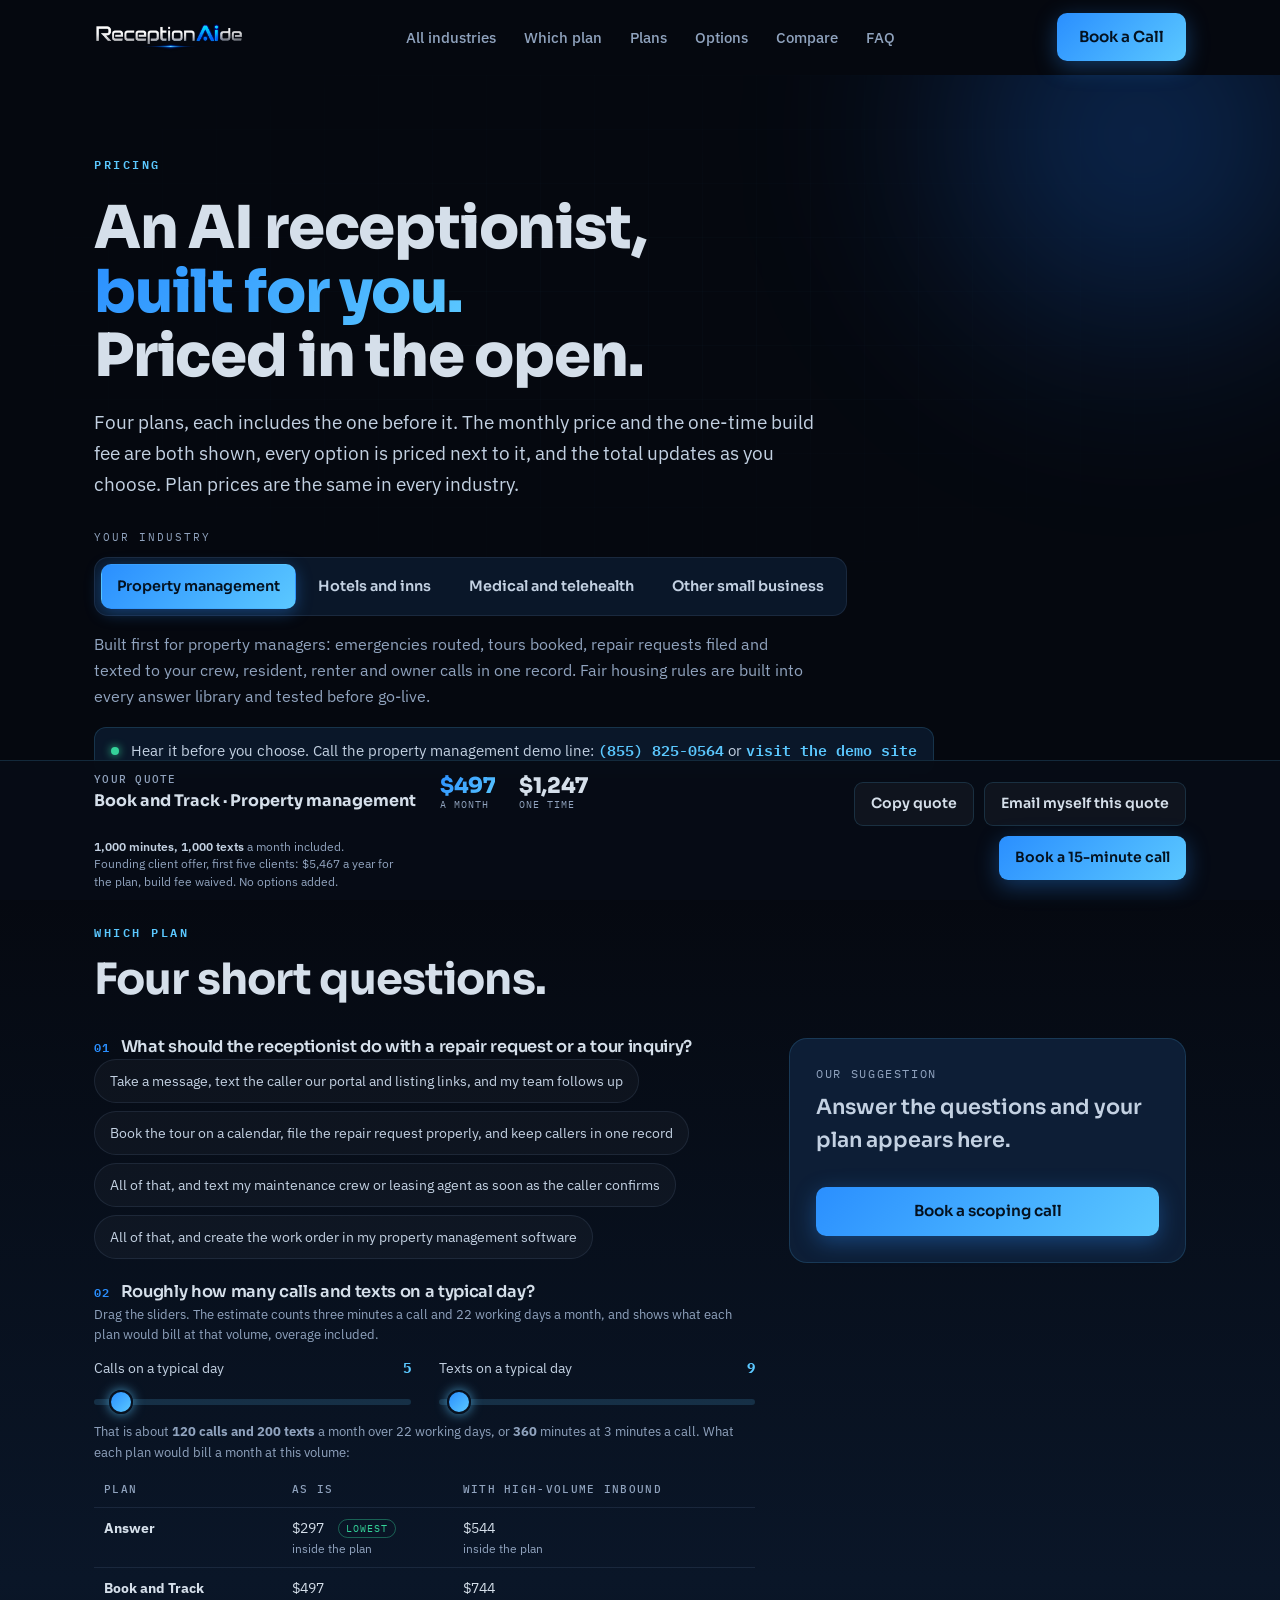
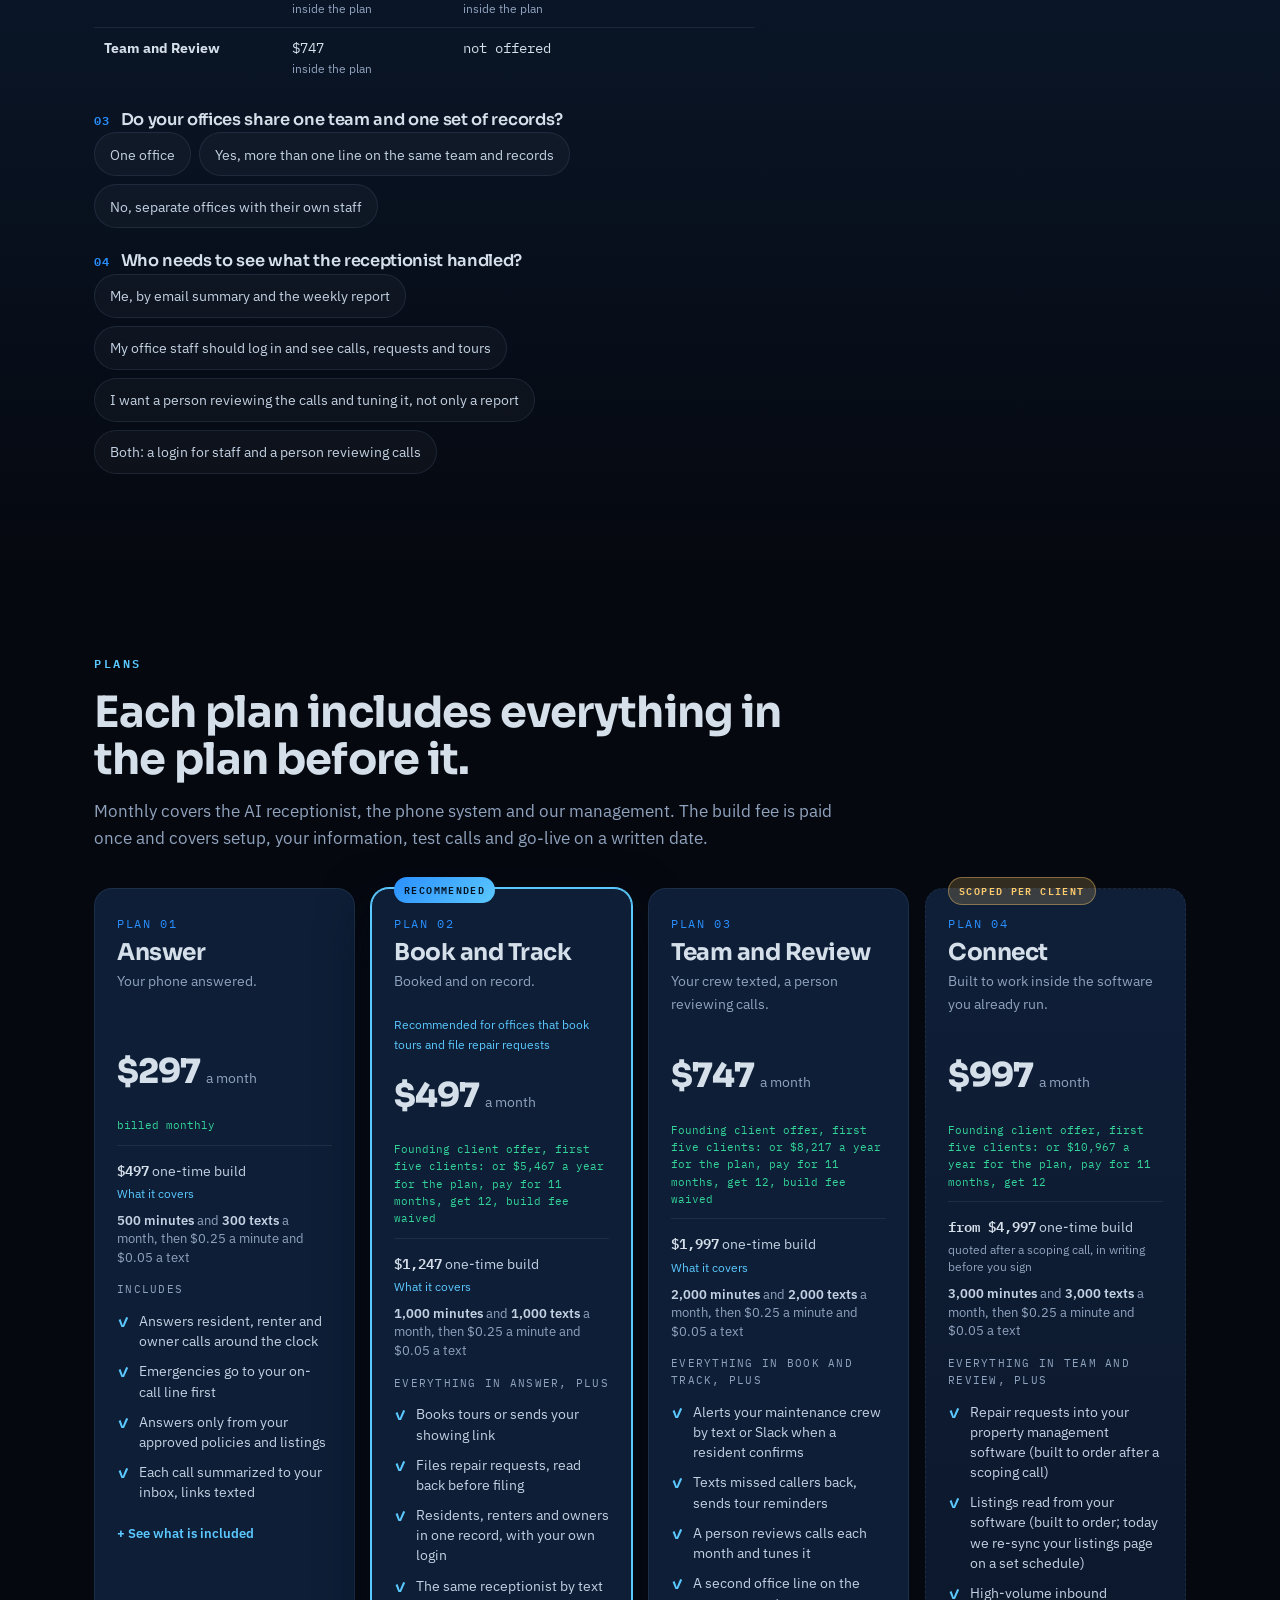
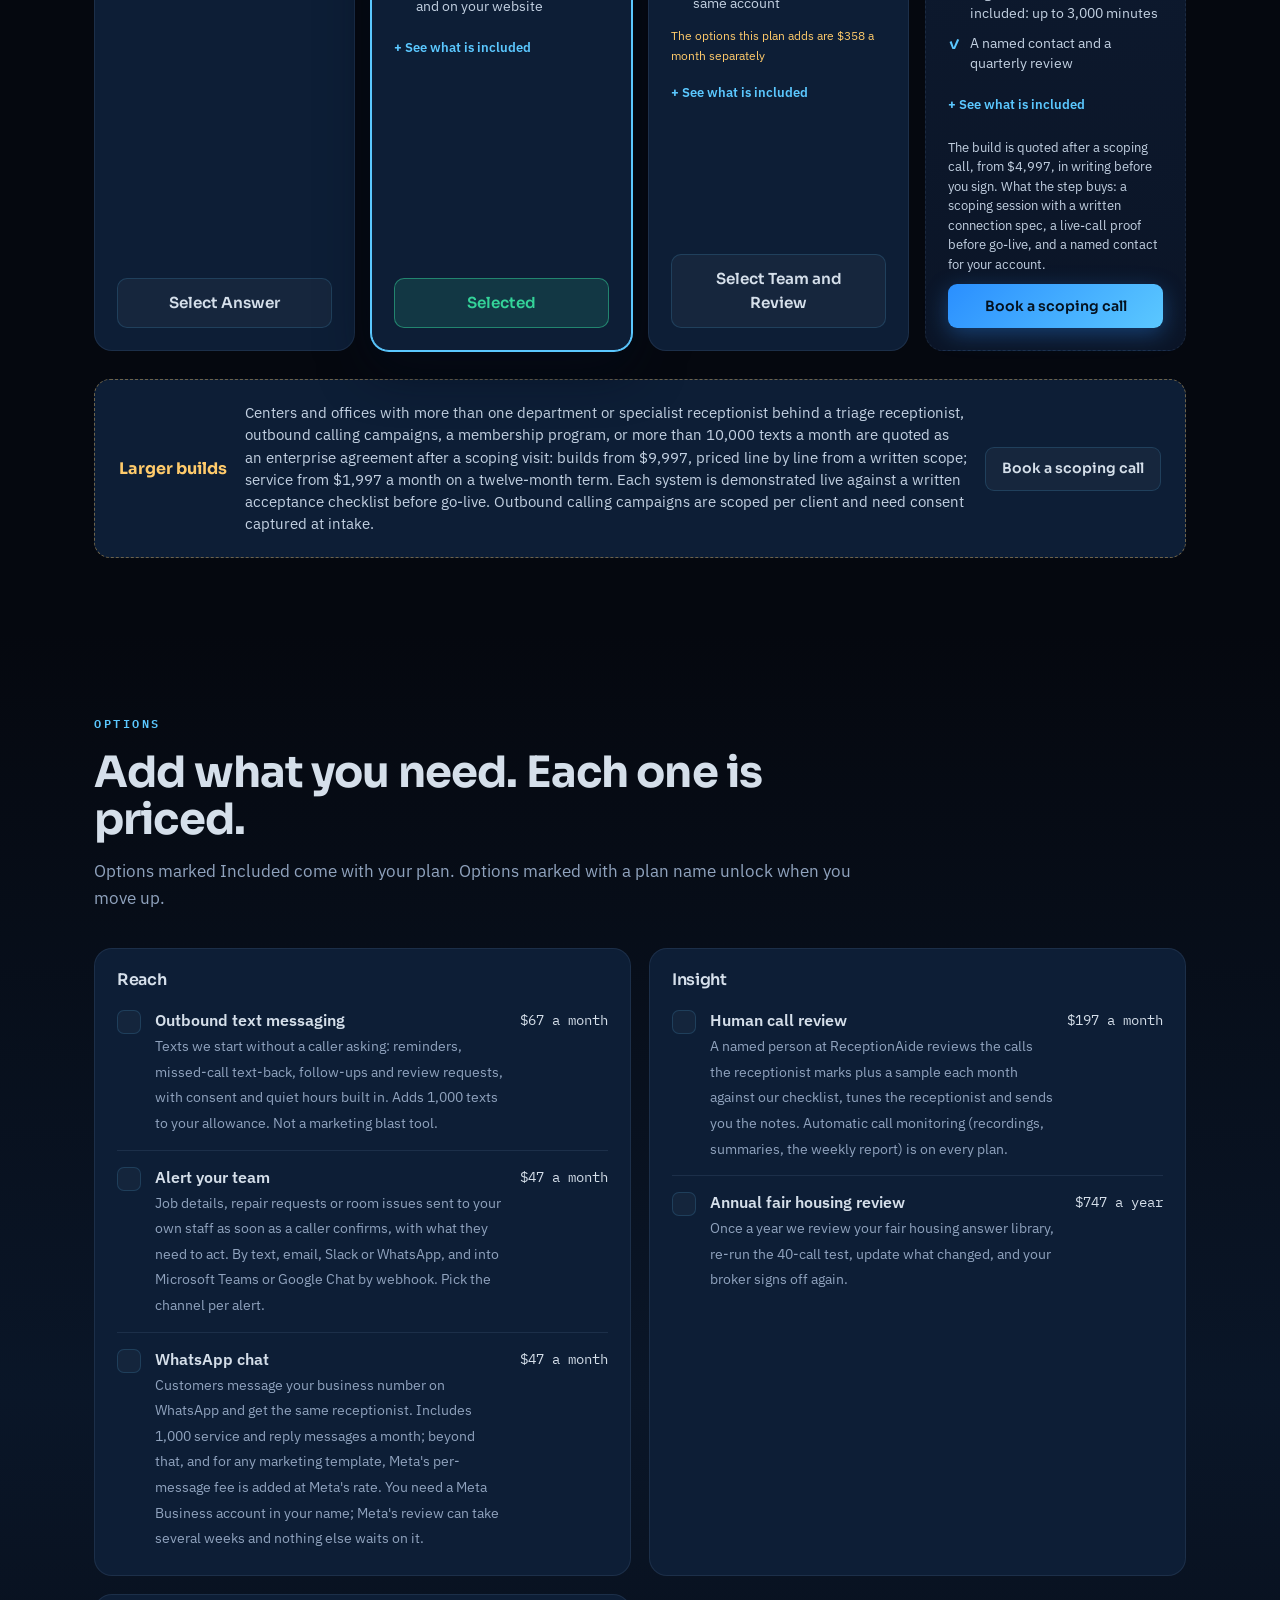
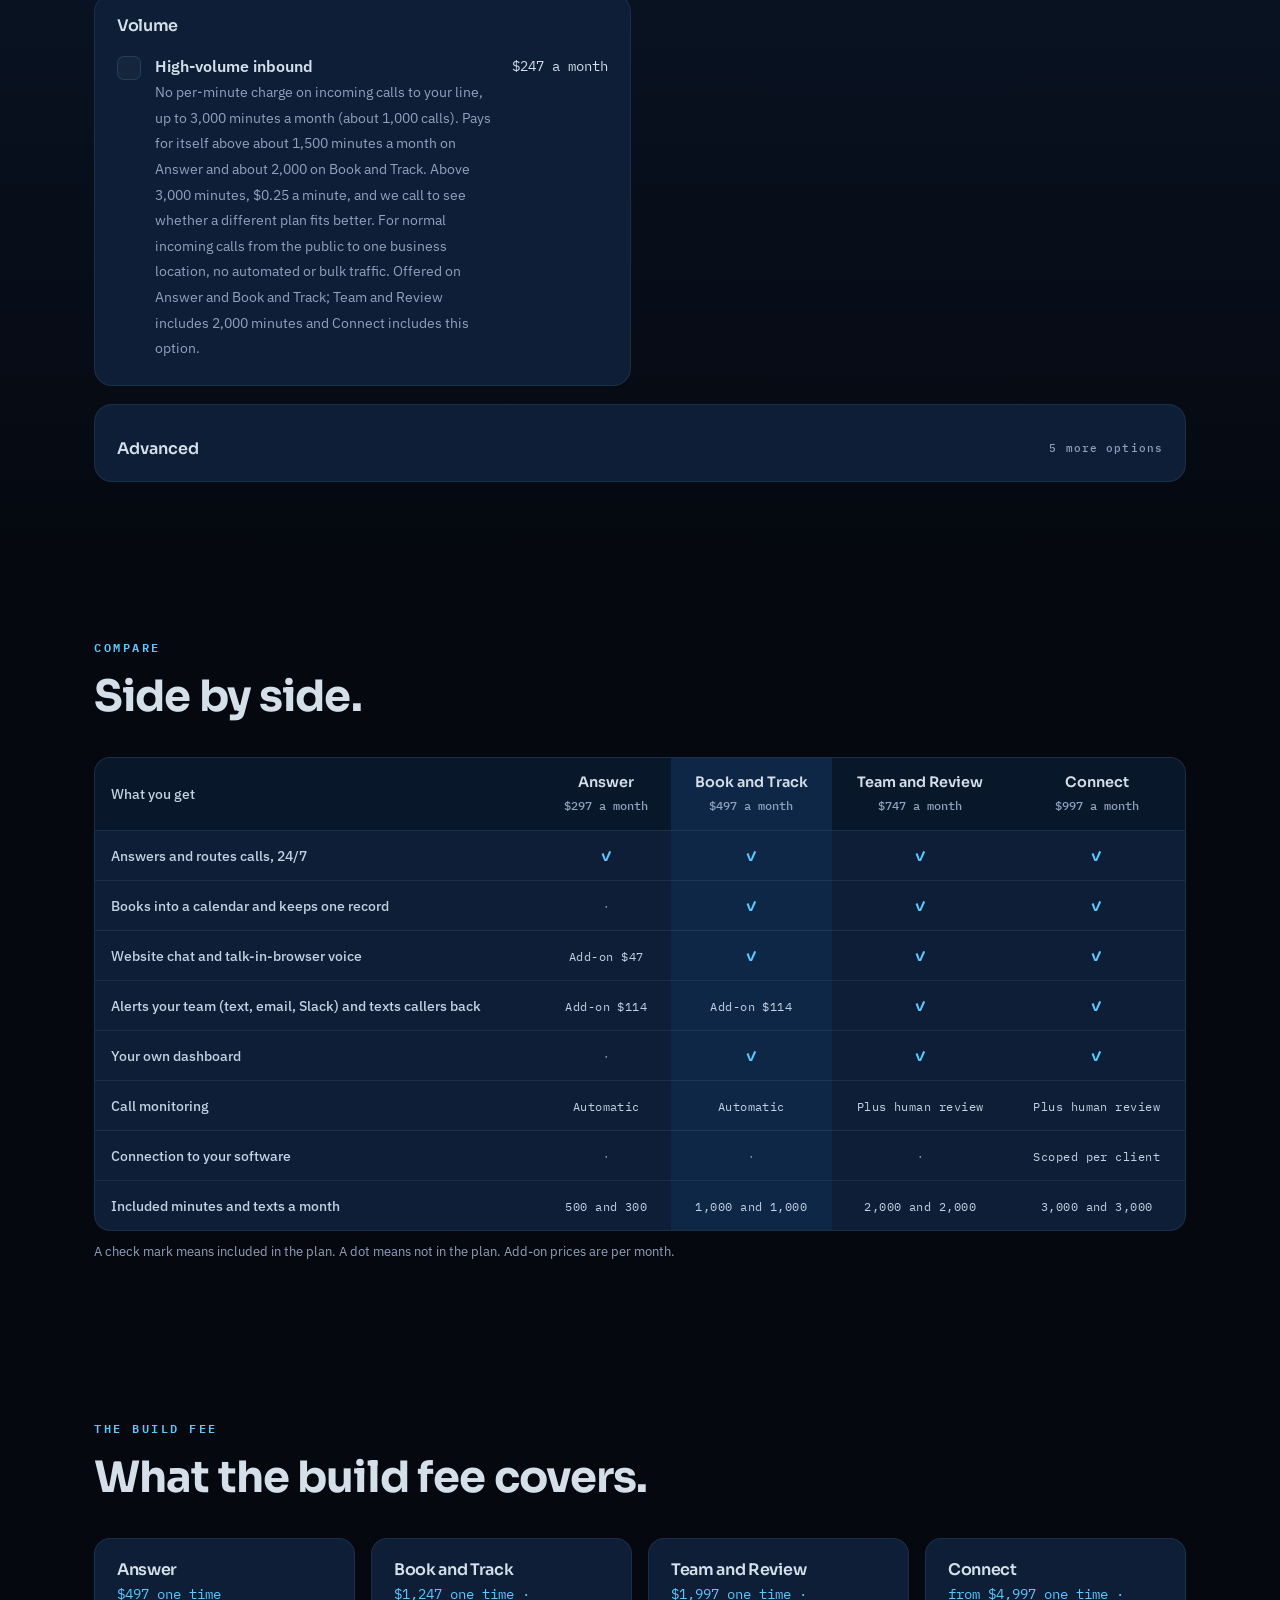
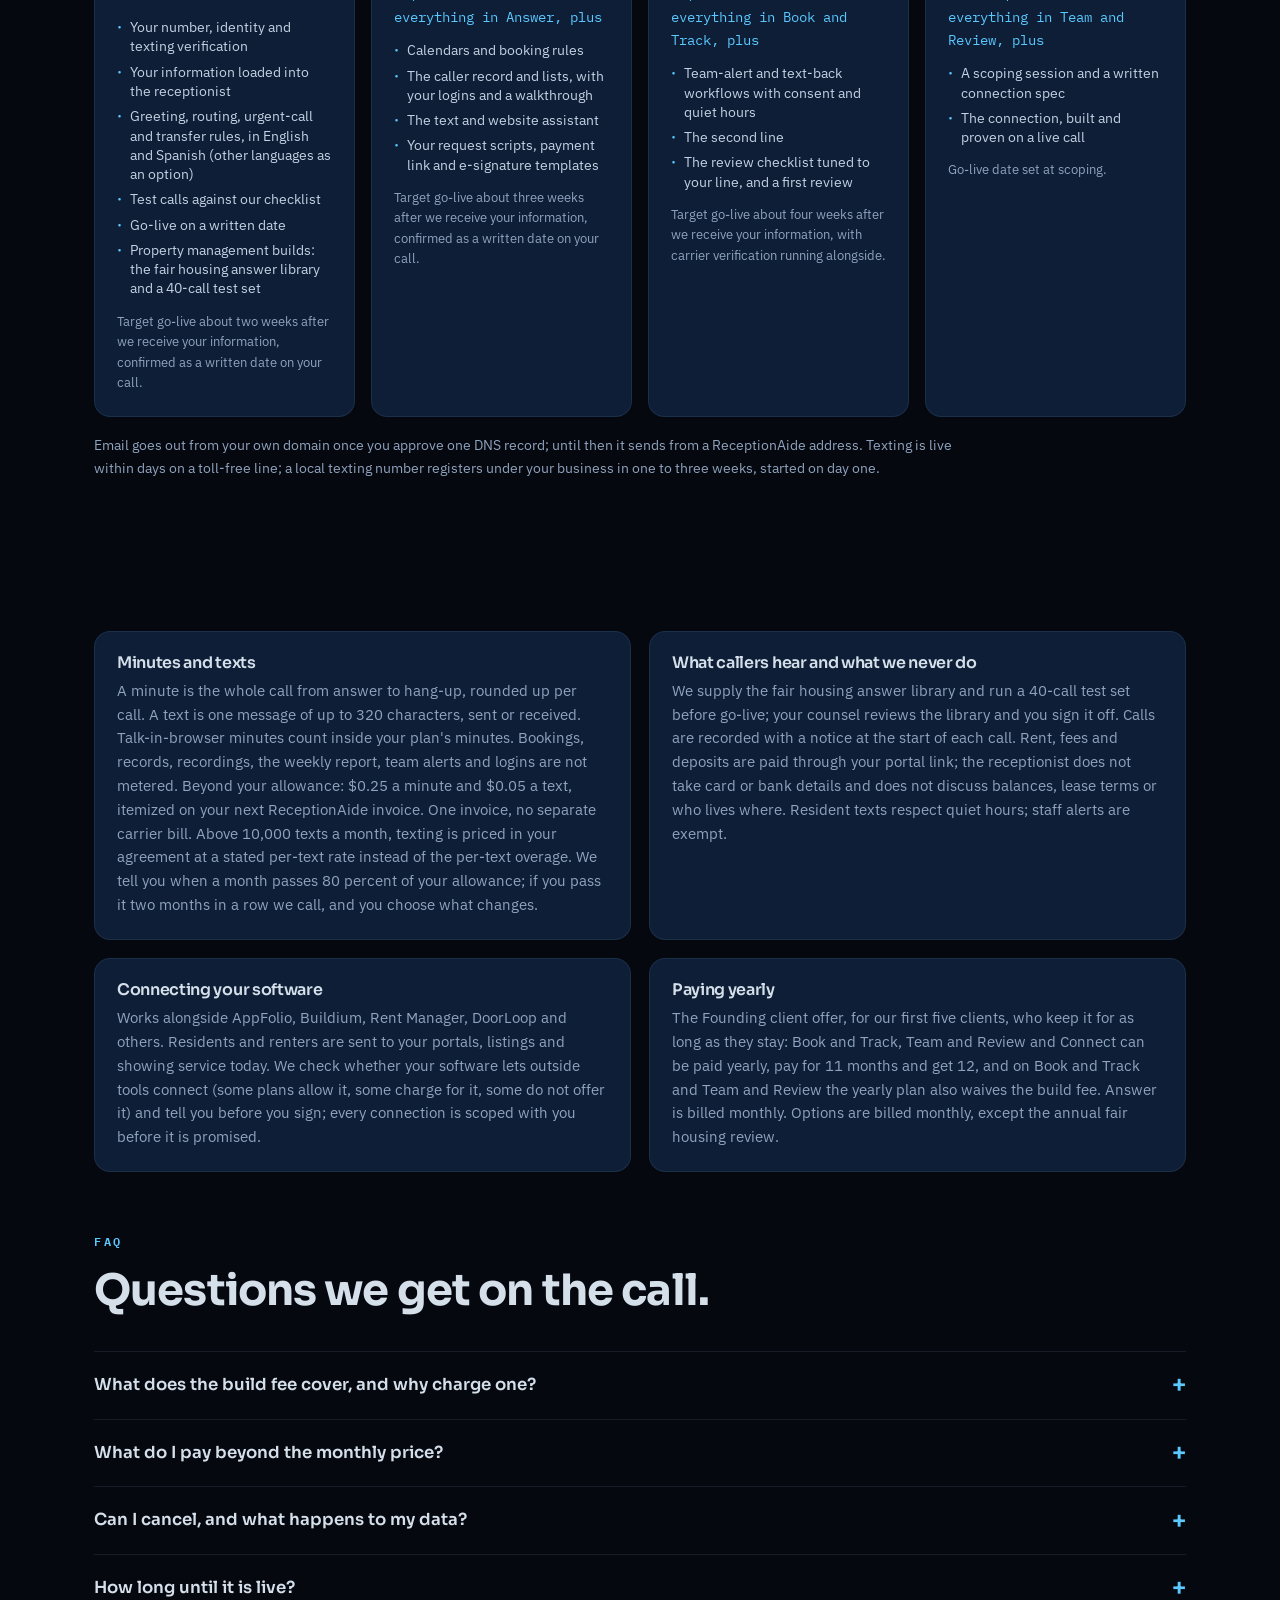
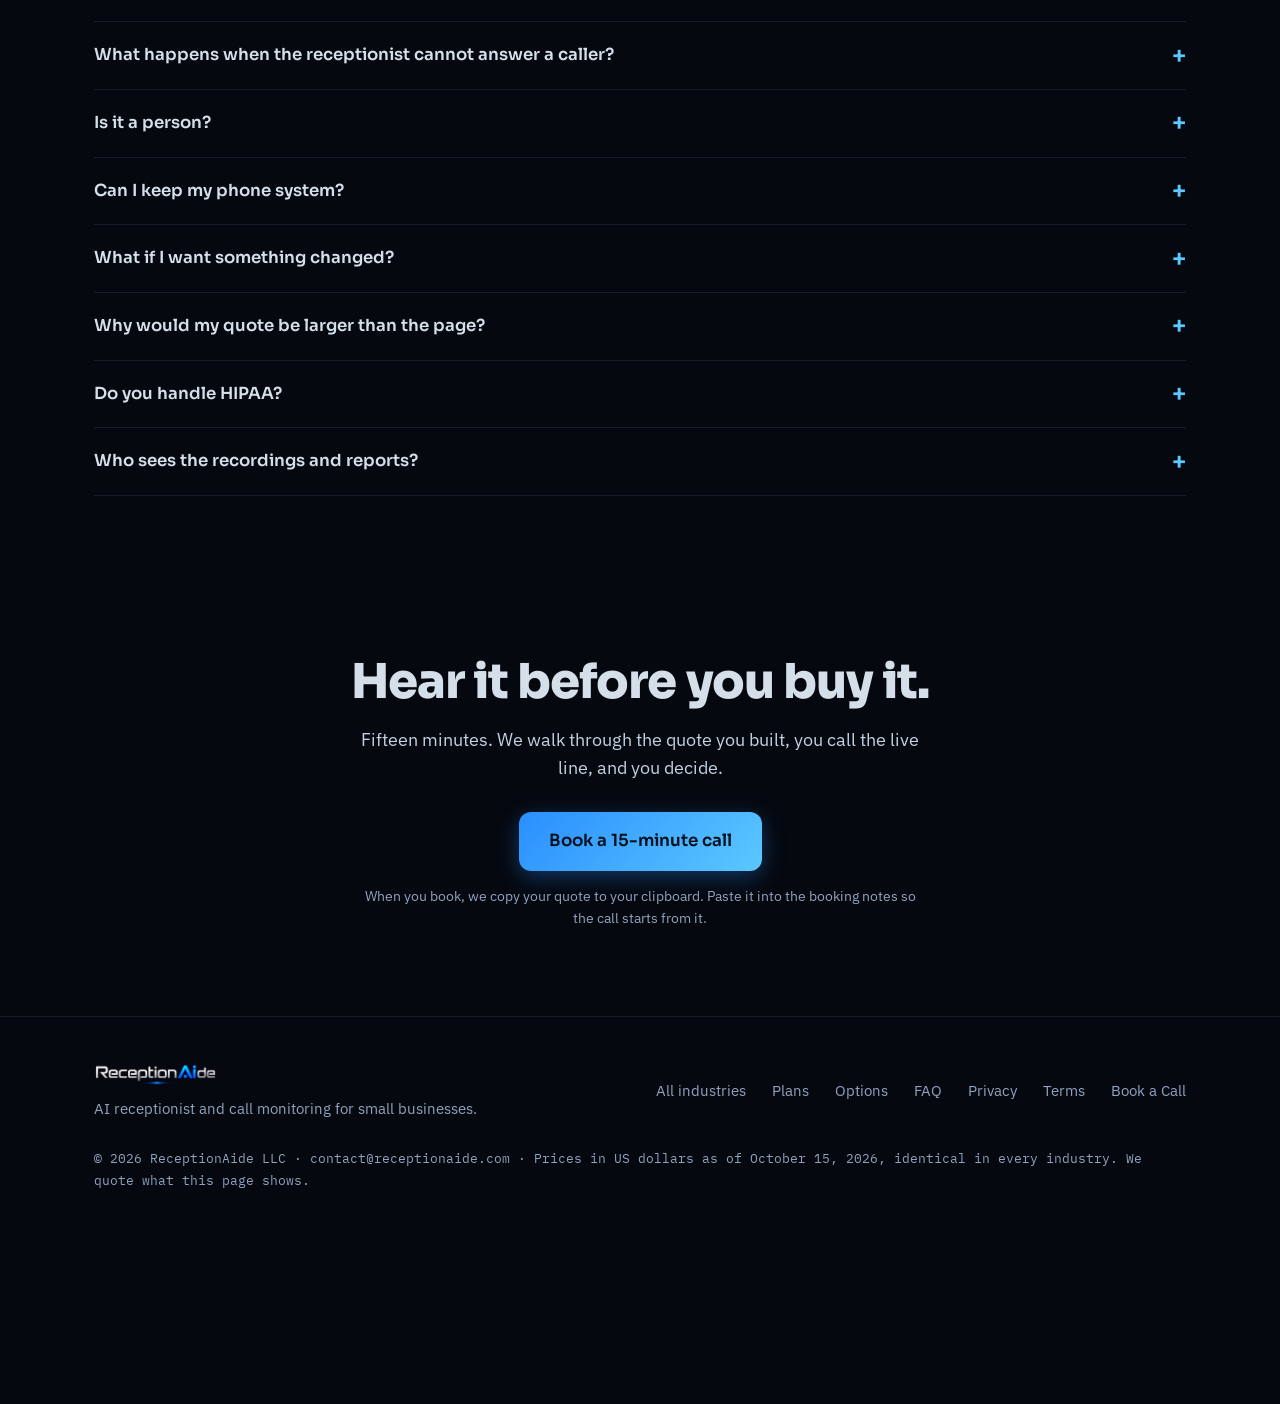
<file: pricing/index.html>
<!DOCTYPE html>
<html lang="en">
<head>
<meta charset="UTF-8">
<meta name="viewport" content="width=device-width, initial-scale=1.0">
<title>Pricing · ReceptionAide</title>
<meta name="description" content="ReceptionAide pricing: four plans for an AI receptionist built for you, each with a monthly price and a one-time build fee, priced options, and a running total you can send to anyone.">
<meta property="og:title" content="Pricing · ReceptionAide">
<meta property="og:description" content="Four plans, priced options, and a running total. Pick your industry and see what an AI receptionist built for you costs.">
<meta property="og:type" content="website">
<meta property="og:url" content="https://receptionaide.com/pricing/">
<meta property="og:image" content="https://receptionaide.com/img/hands-smartphone-glowing-incoming-call-waveform.jpg">
<meta name="theme-color" content="#05080F">
<link rel="canonical" href="https://receptionaide.com/pricing/">
<link rel="icon" href="data:image/svg+xml,<svg xmlns='http://www.w3.org/2000/svg' viewBox='0 0 40 40'><path d='M20 5 L34 33 H26 L20 20 L14 33 H6 Z' fill='%235BC8FF'/><circle cx='20' cy='27' r='3.4' fill='%235BC8FF'/></svg>">
<link rel="preconnect" href="https://fonts.googleapis.com">
<link rel="preconnect" href="https://fonts.gstatic.com" crossorigin>
<link href="https://fonts.googleapis.com/css2?family=Sora:wght@400;600;700;800&family=IBM+Plex+Sans:wght@400;500;600&family=IBM+Plex+Mono:wght@500;600&display=swap" rel="stylesheet">
<style>
  :root{
    --ink:#05080F;--navy:#0A1628;--panel:#0D1E36;--panel-2:#102A49;
    --line:rgba(91,200,255,.16);--line-soft:rgba(120,150,190,.14);
    --blue:#2A8FFF;--cyan:#5BC8FF;--silver:#C3D1E2;--white:#D5DFEA;--muted:#90A3BE;
    --ok:#34d399;--gold:#FFCB6B;--grad:linear-gradient(135deg,#2A8FFF 0%,#5BC8FF 100%);--maxw:1140px;
  }
  *{box-sizing:border-box;margin:0;padding:0}
  html{scroll-behavior:smooth}
  body{background:var(--ink);color:var(--white);font-family:"IBM Plex Sans",system-ui,sans-serif;line-height:1.6;-webkit-font-smoothing:antialiased;overflow-x:clip;padding-bottom:100px}
  a{color:inherit;text-decoration:none}
  button{font:inherit;color:inherit}
  ul{list-style:none}
  .wrap{max-width:var(--maxw);margin:0 auto;padding:0 24px}
  .eyebrow{font-family:"IBM Plex Mono",monospace;font-size:.72rem;font-weight:600;letter-spacing:.22em;text-transform:uppercase;color:var(--cyan);display:inline-block;margin-bottom:18px}
  h1,h2,h3{font-family:"Sora",sans-serif;line-height:1.08;letter-spacing:-.02em}
  .section{padding:76px 0;position:relative}
  .section-head{max-width:760px;margin-bottom:36px}
  .section-head h2{font-size:clamp(1.8rem,4vw,2.7rem);font-weight:700}
  .section-head p{color:var(--muted);font-size:1.06rem;margin-top:14px}
  .mono{font-family:"IBM Plex Mono",monospace}
  .sr{position:absolute;width:1px;height:1px;overflow:hidden;clip:rect(0 0 0 0);white-space:nowrap}
  :focus-visible{outline:2px solid var(--cyan);outline-offset:3px}
  .ns{display:block;background:var(--panel);border:1px solid var(--line);border-radius:12px;padding:16px 20px;margin:20px 0;color:var(--silver)}

  header{position:sticky;top:0;z-index:100;transition:background .3s,border-color .3s;border-bottom:1px solid transparent}
  header.scrolled{background:rgba(7,12,22,.82);backdrop-filter:blur(14px);border-bottom:1px solid var(--line-soft)}
  .nav{display:flex;align-items:center;justify-content:space-between;height:74px}
  .logo-img{height:34px;width:auto;display:block}
  .nav-links{display:flex;align-items:center;gap:28px}
  .nav-links a{color:var(--muted);font-size:.95rem;font-weight:500;transition:color .2s}
  .nav-links a:hover{color:var(--white)}
  .btn{font-family:"Sora",sans-serif;font-weight:600;font-size:.95rem;padding:12px 22px;border-radius:10px;cursor:pointer;border:none;display:inline-flex;align-items:center;justify-content:center;gap:9px;transition:transform .2s,box-shadow .2s,background .2s,border-color .2s;min-height:44px}
  .btn-primary{background:var(--grad);color:#04111f;box-shadow:0 6px 22px rgba(42,143,255,.35)}
  .btn-primary:hover{transform:translateY(-2px);box-shadow:0 10px 32px rgba(42,143,255,.55)}
  .btn-ghost{background:rgba(255,255,255,.04);color:var(--white);border:1px solid var(--line)}
  .btn-ghost:hover{background:rgba(91,200,255,.1);border-color:var(--cyan)}
  .btn-sm{padding:9px 16px;font-size:.88rem;border-radius:9px}
  .btn-link{background:none;border:none;color:var(--cyan);padding:6px 0;font-weight:600;cursor:pointer;font-size:.9rem}

  /* hero */
  .hero{position:relative;padding:76px 0;overflow:hidden}
  .hero-grid{position:absolute;inset:0;z-index:0;opacity:.4;background-image:linear-gradient(rgba(91,200,255,.05) 1px,transparent 1px),linear-gradient(90deg,rgba(91,200,255,.05) 1px,transparent 1px);background-size:54px 54px;mask-image:radial-gradient(ellipse 80% 60% at 50% 30%,#000,transparent 75%)}
  .blob{position:absolute;border-radius:50%;filter:blur(90px);opacity:.5;z-index:0}
  .blob.b1{width:560px;height:560px;background:radial-gradient(circle,#1559b8,transparent 70%);top:-220px;right:-140px}
  .hero-inner{position:relative;z-index:2}
  .hero h1{max-width:900px}
  .hero h1 .hl{white-space:nowrap}
  .hero h1{font-size:clamp(2.1rem,5.2vw,3.7rem);font-weight:800;margin:6px 0 18px}
  .hero h1 .hl{background:var(--grad);-webkit-background-clip:text;background-clip:text;color:transparent}
  .hero p.sub{font-size:clamp(1.02rem,2vw,1.2rem);color:var(--silver);max-width:720px;margin-bottom:30px}

  .seg-label{font-family:"IBM Plex Mono",monospace;font-size:.7rem;letter-spacing:.18em;text-transform:uppercase;color:var(--muted);margin-bottom:10px}
  .seg{display:inline-flex;flex-wrap:wrap;gap:6px;padding:6px;border-radius:14px;background:rgba(13,30,54,.7);border:1px solid var(--line-soft);max-width:100%}
  .seg:empty{display:none}
  .seg button{background:transparent;border:1px solid transparent;color:var(--silver);font-family:"Sora",sans-serif;font-weight:600;font-size:.9rem;padding:10px 15px;border-radius:10px;cursor:pointer;transition:background .2s,color .2s;white-space:nowrap;min-height:44px}
  .seg button:hover{color:var(--white);background:rgba(91,200,255,.08)}
  .seg button[aria-pressed=true]{background:var(--grad);color:#04111f;box-shadow:0 4px 16px rgba(42,143,255,.35)}
  .ind-intro{color:var(--muted);margin-top:16px;font-size:1rem;max-width:720px;min-height:1.6em}
  .demo-line{display:inline-flex;align-items:center;gap:12px;margin-top:18px;padding:10px 16px;border-radius:12px;background:rgba(13,30,54,.7);border:1px solid var(--line);font-size:.95rem;color:var(--silver);max-width:100%}
  .demo-line:empty{display:none}
  .demo-line .dot{width:8px;height:8px;border-radius:50%;background:var(--ok);box-shadow:0 0 8px var(--ok);flex:0 0 auto}
  .demo-line a{font-family:"IBM Plex Mono",monospace;font-weight:600;color:var(--cyan);white-space:nowrap}

  /* tier cards */
  .tiers{display:grid;grid-template-columns:repeat(4,1fr);gap:16px;align-items:stretch}
  .tier{background:var(--panel);border:1px solid var(--line-soft);border-radius:18px;padding:26px 22px 22px;display:flex;flex-direction:column;position:relative;transition:transform .22s,border-color .22s,box-shadow .22s;cursor:pointer}
  .tier:hover{transform:translateY(-3px);border-color:var(--line)}
  .tier.rec{border-color:rgba(91,200,255,.45)}
  .tier.sel{border-color:var(--cyan);box-shadow:0 0 0 1px var(--cyan),0 18px 50px rgba(3,12,26,.6)}
  .tier.scoped{background:linear-gradient(180deg,#0f1f38,#0b1527);border-style:dashed;cursor:default}
  .tier.scoped:hover{transform:none}
  .tier .badge{position:absolute;top:-12px;left:22px;font-family:"IBM Plex Mono",monospace;font-size:.62rem;letter-spacing:.14em;text-transform:uppercase;background:var(--grad);color:#04111f;padding:5px 10px;border-radius:999px;font-weight:600}
  .tier.scoped .badge{background:rgba(255,203,107,.18);color:var(--gold);border:1px solid rgba(255,203,107,.4)}
  .tier .num{font-family:"IBM Plex Mono",monospace;font-size:.74rem;letter-spacing:.14em;color:var(--blue)}
  .tier h3{font-size:1.45rem;font-weight:700;margin:6px 0 4px}
  .tier .tag{color:var(--muted);font-size:.9rem;min-height:2.9em}
  .tier .rec-why{font-size:.78rem;color:var(--cyan);min-height:1.3em;margin-top:4px}
  .tier .price{margin:14px 0 2px;display:flex;align-items:baseline;gap:6px;flex-wrap:wrap}
  .tier .price .amt{font-family:"Sora",sans-serif;font-weight:800;font-size:2.1rem;letter-spacing:-.03em}
  .tier .price .per{color:var(--muted);font-size:.9rem}
  .tier .price-note{font-size:.76rem;color:var(--muted);min-height:1.2em}
  .tier .annual-note{font-family:"IBM Plex Mono",monospace;font-size:.68rem;color:var(--ok);min-height:1.2em;margin-top:2px}
  .tier .build{margin-top:10px;padding-top:12px;border-top:1px solid var(--line-soft);font-size:.9rem;color:var(--silver)}
  .tier .build b{font-family:"IBM Plex Mono",monospace;color:var(--white);font-weight:600}
  .tier .build small{display:block;color:var(--muted);font-size:.76rem;line-height:1.4;margin-top:3px}
  .tier .build a{color:var(--cyan)}
  .tier .usage{margin-top:10px;font-size:.8rem;color:var(--muted);line-height:1.45}
  .tier .usage b{color:var(--silver);font-weight:600}
  .tier .plus{margin-top:14px;font-family:"IBM Plex Mono",monospace;font-size:.66rem;letter-spacing:.12em;text-transform:uppercase;color:var(--muted)}
  .tier ul.feat{margin-top:8px}
  .tier ul.feat li{display:flex;gap:9px;align-items:flex-start;color:var(--silver);font-size:.9rem;padding:5px 0;line-height:1.4}
  .tier ul.feat li .ck{color:var(--cyan);font-weight:700;flex:0 0 auto;margin-top:1px}
  .tier .worth{margin-top:8px;font-size:.78rem;color:var(--gold)}
  .tier details{margin-top:10px;font-size:.84rem;color:var(--muted)}
  .tier details summary{cursor:pointer;color:var(--cyan);font-weight:600;font-size:.84rem;list-style:none;padding:6px 0}
  .tier details summary::-webkit-details-marker{display:none}
  .tier details summary::before{content:"+ ";font-weight:700}
  .tier details[open] summary::before{content:"- "}
  .tier details ul{margin-top:8px;padding-left:14px}
  .tier details li{list-style:disc;padding:3px 0;line-height:1.4}
  .tier .spacer{flex:1}
  .tier .pick{margin-top:16px;width:100%}
  .tier.sel .pick{background:rgba(52,211,153,.14);border-color:rgba(52,211,153,.5);color:var(--ok)}
  .tier .scope-note{margin-top:16px;font-size:.84rem;color:var(--silver);line-height:1.45}
  .tier .scope-btn{margin-top:10px;width:100%}
  .opt-note{color:var(--muted);font-size:.95rem;margin:-14px 0 18px}
  .opt-note:empty{display:none}
  .trust{margin-top:18px;text-align:center;color:var(--muted);font-size:.9rem}
  .tier.na{opacity:.75;cursor:default}.tier.na:hover{transform:none}
  .enterprise{margin-top:28px;background:var(--panel);border:1px dashed rgba(255,203,107,.4);border-radius:16px;padding:22px 24px;display:grid;grid-template-columns:auto 1fr auto;gap:18px;align-items:center}
  .enterprise:empty{display:none}
  .enterprise .ent-title{font-family:"Sora",sans-serif;font-weight:700;color:var(--gold);white-space:nowrap}
  .enterprise p{color:var(--silver);font-size:.92rem;line-height:1.5;min-width:0}
  @media(max-width:860px){.enterprise{grid-template-columns:1fr}}

  /* fit helper */
  .fit{background:linear-gradient(180deg,var(--ink),var(--navy) 55%,var(--ink))}
  details.fit-wrap summary{list-style:none;cursor:pointer;display:flex;align-items:flex-start;justify-content:space-between;gap:16px}
  details.fit-wrap summary::-webkit-details-marker{display:none}
  details.fit-wrap summary .mark{font-family:"IBM Plex Mono",monospace;color:var(--cyan);font-size:1.4rem;font-weight:600;flex:0 0 auto;margin-top:6px}
  details.fit-wrap[open] summary .mark{transform:rotate(45deg)}
  details.fit-wrap summary h2{font-size:clamp(1.8rem,4vw,2.7rem);font-weight:700;margin-bottom:34px}
  details.fit-wrap summary .eyebrow{display:block}
  .fit-lead{color:var(--muted);font-size:1.06rem;margin:14px 0 30px;max-width:760px}
  .fit-grid{display:grid;grid-template-columns:1.25fr .75fr;gap:34px;align-items:start}
  .q{margin-bottom:24px}
  .q h3{font-size:1.02rem;font-weight:600;margin-bottom:4px}
  .q h3 .n{color:var(--blue);font-family:"IBM Plex Mono",monospace;font-size:.78rem;margin-right:10px;letter-spacing:.1em}
  .q .hint{font-size:.8rem;color:var(--muted);margin-bottom:10px}
  .chips{display:flex;flex-wrap:wrap;gap:8px}
  .chip{background:rgba(255,255,255,.03);border:1px solid var(--line-soft);color:var(--silver);border-radius:999px;padding:10px 15px;font-size:.9rem;cursor:pointer;transition:border-color .2s,background .2s,color .2s;text-align:left;line-height:1.35;min-height:44px}
  .chip:hover{border-color:var(--cyan);color:var(--white)}
  .chip[aria-pressed=true]{background:rgba(42,143,255,.16);border-color:var(--cyan);color:var(--white)}
  .q .ans-note{margin-top:8px;font-size:.86rem;color:var(--gold)}
  .sliders{display:grid;grid-template-columns:1fr 1fr;gap:18px 28px;margin:6px 0 10px}
  .sliders label{display:block}
  .sliders label span{display:flex;justify-content:space-between;font-size:.9rem;color:var(--silver);margin-bottom:8px}
  .sliders label b{font-family:"IBM Plex Mono",monospace;color:var(--cyan)}
  input[type=range]{-webkit-appearance:none;appearance:none;width:100%;height:6px;border-radius:5px;background:rgba(91,200,255,.16);outline:none}
  input[type=range]::-webkit-slider-thumb{-webkit-appearance:none;appearance:none;width:24px;height:24px;border-radius:50%;background:var(--grad);cursor:pointer;box-shadow:0 0 12px rgba(91,200,255,.7);border:2px solid #08111f}
  input[type=range]::-moz-range-thumb{width:24px;height:24px;border:2px solid #08111f;border-radius:50%;background:#3da0ff;cursor:pointer}
  input[type=range]:focus-visible{outline:2px solid var(--cyan);outline-offset:4px}
  table.vol{width:100%;border-collapse:collapse;margin-top:8px;font-size:.9rem}
  table.vol th,table.vol td{padding:8px 10px;border-top:1px solid var(--line-soft);text-align:left;vertical-align:top}
  table.vol thead th{border-top:none;font-family:"IBM Plex Mono",monospace;font-size:.68rem;letter-spacing:.12em;text-transform:uppercase;color:var(--muted);font-weight:500}
  table.vol td{font-family:"IBM Plex Mono",monospace;color:var(--white)}
  table.vol td small{display:block;font-family:"IBM Plex Sans",system-ui,sans-serif;color:var(--muted);font-size:.78rem}
  table.vol .low{font-family:"IBM Plex Mono",monospace;font-size:.62rem;color:var(--ok);letter-spacing:.1em;text-transform:uppercase;border:1px solid rgba(52,211,153,.4);border-radius:999px;padding:2px 7px;margin-left:6px;vertical-align:middle}
  @media(max-width:560px){.sliders{grid-template-columns:1fr}}
  .fit-out{background:var(--panel);border:1px solid var(--line);border-radius:18px;padding:26px;position:sticky;top:92px}
  .fit-out .pre{font-family:"IBM Plex Mono",monospace;font-size:.72rem;letter-spacing:.14em;text-transform:uppercase;color:var(--muted)}
  .fit-out .name{font-family:"Sora",sans-serif;font-weight:800;font-size:1.8rem;margin:8px 0 4px;background:var(--grad);-webkit-background-clip:text;background-clip:text;color:transparent}
  .fit-out.empty .name{background:none;-webkit-text-fill-color:var(--silver);color:var(--silver);font-size:1.3rem;font-weight:600}
  .fit-out .why{color:var(--muted);font-size:.93rem;margin:8px 0 14px}
  .fit-out h4{font-family:"IBM Plex Mono",monospace;font-size:.66rem;letter-spacing:.14em;text-transform:uppercase;color:var(--muted);margin:12px 0 4px}
  .fit-out ul{color:var(--silver);font-size:.9rem}
  .fit-out li{padding:3px 0}
  .fit-out li::before{content:"+ ";color:var(--cyan);font-weight:700}
  .fit-out li.sug::before{content:"? ";color:var(--gold)}
  .fit-out .btn{width:100%;margin-top:16px}

  /* options */
  .groups{display:grid;grid-template-columns:1fr 1fr;gap:18px}
  .group{background:var(--panel);border:1px solid var(--line-soft);border-radius:18px;padding:22px 22px 10px}
  .group h3{font-size:1rem;font-weight:600;margin-bottom:6px;display:flex;justify-content:space-between;align-items:center}
  .group h3 .cnt{font-family:"IBM Plex Mono",monospace;font-size:.7rem;color:var(--muted);letter-spacing:.1em}
  .group.adv{grid-column:1 / -1}
  .group.adv details summary{cursor:pointer;font-family:"Sora",sans-serif;font-weight:600;font-size:1rem;list-style:none;display:flex;justify-content:space-between;align-items:center;padding:6px 0;min-height:44px}
  .group.adv details summary::-webkit-details-marker{display:none}
  .group.adv details summary .hintt{font-family:"IBM Plex Mono",monospace;font-size:.7rem;color:var(--muted);letter-spacing:.1em;font-weight:500}
  .group.adv .adv-grid{display:grid;grid-template-columns:1fr 1fr;gap:0 28px}
  .opt{display:grid;grid-template-columns:auto 1fr auto;gap:14px;align-items:start;padding:14px 0;border-top:1px solid var(--line-soft)}
  .opt:first-of-type{border-top:none}
  .opt input{appearance:none;-webkit-appearance:none;width:24px;height:24px;margin-top:2px;border-radius:7px;border:1px solid var(--line);background:rgba(255,255,255,.03);cursor:pointer;position:relative;flex:0 0 auto}
  .opt input:checked{background:var(--grad);border-color:transparent}
  .opt input:checked::after{content:"";position:absolute;left:8px;top:3px;width:5px;height:11px;border:solid #04111f;border-width:0 2.5px 2.5px 0;transform:rotate(45deg)}
  .opt input:disabled{cursor:not-allowed;opacity:.55}
  .opt label{cursor:pointer;display:block}
  .opt .t{font-weight:600;font-size:.98rem;display:flex;flex-wrap:wrap;gap:8px;align-items:center}
  .opt .d{color:var(--muted);font-size:.86rem;margin-top:3px;line-height:1.45}
  .opt .state{font-family:"IBM Plex Mono",monospace;font-size:.62rem;letter-spacing:.1em;text-transform:uppercase;padding:3px 8px;border-radius:999px;border:1px solid var(--line-soft);color:var(--muted)}
  .opt .state.inc{color:var(--ok);border-color:rgba(52,211,153,.4)}
  .opt .state.req{color:var(--gold);border-color:rgba(255,203,107,.4)}
  .opt .p{text-align:right;font-family:"IBM Plex Mono",monospace;font-size:.9rem;color:var(--white);white-space:nowrap}
  .opt .p small{display:block;color:var(--muted);font-size:.74rem}
  .opt .p .incl{color:var(--ok)}
  .opt.off .t,.opt.off .p{opacity:.5}
  .qty{display:inline-flex;align-items:center;gap:4px;margin-top:8px;border:1px solid var(--line-soft);border-radius:8px;padding:2px}
  .qty button{width:36px;height:36px;border:none;background:rgba(255,255,255,.05);border-radius:6px;cursor:pointer;font-weight:700;line-height:1}
  .qty button:hover{background:rgba(91,200,255,.15)}
  .qty span{font-family:"IBM Plex Mono",monospace;min-width:22px;text-align:center;font-size:.88rem}

  /* compare */
  .cmp-wrap{overflow-x:auto;border:1px solid var(--line-soft);border-radius:16px;background:var(--panel)}
  table.cmp{width:100%;border-collapse:collapse;min-width:720px}
  .cmp th,.cmp td{padding:13px 16px;text-align:center;border-top:1px solid var(--line-soft);font-size:.9rem}
  .cmp thead th{font-family:"Sora",sans-serif;font-weight:600;border-top:none;background:rgba(5,10,20,.35)}
  .cmp th[scope=row],.cmp thead th:first-child{text-align:left;color:var(--silver);font-weight:500;font-family:"IBM Plex Sans",system-ui,sans-serif}
  .cmp td .y{color:var(--cyan);font-weight:700}
  .cmp td .n{color:var(--muted)}
  .cmp td .o{font-family:"IBM Plex Mono",monospace;font-size:.72rem;color:var(--silver);letter-spacing:.04em}
  .cmp th.sel,.cmp td.sel{background:rgba(42,143,255,.08)}
  .cmp-hint{color:var(--muted);font-size:.84rem;margin-top:10px}

  /* build covers */
  .build-grid{display:grid;grid-template-columns:repeat(4,1fr);gap:16px}
  .bcard{background:var(--panel);border:1px solid var(--line-soft);border-radius:16px;padding:22px}
  .bcard h3{font-size:1rem;font-weight:600;margin-bottom:4px}
  .bcard .fee{font-family:"IBM Plex Mono",monospace;color:var(--cyan);font-size:.9rem;margin-bottom:10px}
  .bcard li{font-size:.86rem;color:var(--silver);padding:3px 0;display:flex;gap:8px;line-height:1.4}
  .bcard li::before{content:"·";color:var(--cyan);font-weight:700}
  .bcard .go{margin-top:10px;font-size:.8rem;color:var(--muted)}
  .build-note{margin-top:16px;color:var(--muted);font-size:.9rem;max-width:860px}

  /* notes + faq */
  .note-grid{display:grid;grid-template-columns:1fr 1fr;gap:18px;margin-bottom:56px}
  .note{background:var(--panel);border:1px solid var(--line-soft);border-radius:16px;padding:22px}
  .note h3{font-size:1rem;font-weight:600;margin-bottom:8px}
  .note p{color:var(--muted);font-size:.93rem}
  .faq-item{border-top:1px solid var(--line-soft)}
  .faq-item:last-child{border-bottom:1px solid var(--line-soft)}
  .faq-q{width:100%;background:none;border:none;text-align:left;display:flex;justify-content:space-between;align-items:center;gap:20px;font-family:"Sora",sans-serif;font-weight:600;font-size:1.04rem;padding:20px 0;cursor:pointer;color:var(--white)}
  .faq-q .plus{color:var(--cyan);font-size:1.5rem;flex:0 0 auto;transition:transform .25s;line-height:1}
  .faq-q[aria-expanded=true] .plus{transform:rotate(45deg)}
  .faq-a{display:none;color:var(--muted);padding:0 0 20px}
  .faq-a.open{display:block}
  .faq-a p{font-size:.97rem}

  .final{text-align:center;padding:84px 0 56px}
  .final h2{font-size:clamp(1.9rem,4.4vw,3rem);font-weight:800}
  .final p{color:var(--silver);font-size:1.1rem;max-width:560px;margin:18px auto 30px}
  .final .how{color:var(--muted);font-size:.88rem;margin-top:14px}

  footer{border-top:1px solid var(--line-soft);padding:44px 0 36px}
  .foot{display:flex;justify-content:space-between;align-items:center;gap:24px;flex-wrap:wrap}
  .foot .tag{color:var(--muted);font-size:.92rem;margin-top:8px}
  .foot .logo-img{height:28px}
  .foot-links{display:flex;flex-wrap:wrap;gap:10px 26px;color:var(--muted);font-size:.92rem}
  .foot-links a:hover{color:var(--white)}
  .copy{color:var(--muted);font-size:.84rem;margin-top:28px;font-family:"IBM Plex Mono",monospace;line-height:1.6}

  /* sticky quote bar */
  .quote{position:fixed;left:0;right:0;bottom:0;z-index:90;background:rgba(7,12,22,.92);backdrop-filter:blur(16px);border-top:1px solid var(--line)}
  .quote .wrap{display:flex;align-items:center;justify-content:space-between;gap:18px;min-height:80px;padding-top:10px;padding-bottom:10px}
  .q-left{display:flex;align-items:center;gap:24px;flex-wrap:wrap}
  .q-tier{font-family:"Sora",sans-serif;font-weight:700;font-size:1rem}
  .q-tier small{display:block;font-family:"IBM Plex Mono",monospace;font-size:.66rem;letter-spacing:.12em;text-transform:uppercase;color:var(--muted);font-weight:500}
  .q-num{line-height:1.15}
  .q-num .v{font-family:"Sora",sans-serif;font-weight:800;font-size:1.35rem;letter-spacing:-.02em}
  .q-num .v.grad{background:var(--grad);-webkit-background-clip:text;background-clip:text;color:transparent}
  .q-num small{display:block;font-family:"IBM Plex Mono",monospace;font-size:.64rem;letter-spacing:.1em;text-transform:uppercase;color:var(--muted)}
  .q-meta{color:var(--muted);font-size:.78rem;max-width:300px;line-height:1.4}
  .q-meta b{color:var(--silver);font-weight:600}
  .q-right{display:flex;gap:10px;align-items:center;flex-wrap:wrap;justify-content:flex-end}
  .q-right .btn .s{display:none}
  .nudge{color:var(--gold);font-size:.8rem;max-width:320px;line-height:1.4}
  .nudge:empty{display:none}
  .nudge button{color:var(--gold);text-decoration:underline;background:none;border:none;cursor:pointer;font-weight:600}
  .q-detail,.q-more{display:none}
  .toast{position:fixed;left:50%;bottom:104px;transform:translateX(-50%) translateY(10px);background:var(--panel-2);border:1px solid var(--line);color:var(--white);padding:10px 16px;border-radius:10px;font-size:.9rem;opacity:0;pointer-events:none;transition:opacity .25s,transform .25s;z-index:95;max-width:90vw;text-align:center}
  .toast.show{opacity:1;transform:translateX(-50%) translateY(0)}

  @media(max-width:1180px){.q-meta,.nudge{display:none}}
  @media(max-width:1000px){.tiers,.build-grid{grid-template-columns:1fr 1fr}}
  @media(max-width:860px){
    .nav-links{display:none}
    .nav .btn{padding:9px 14px;font-size:.86rem;white-space:nowrap}
    .logo-img{height:28px}
    .hero{padding:52px 0 56px}
    .section{padding:56px 0}
    .fit-grid,.groups,.note-grid,.group.adv .adv-grid{grid-template-columns:1fr}
    .fit-out{position:static}
    .q-tier small,.q-tier .ind,.q-num .ann{display:none}
    .quote .wrap{flex-direction:column;align-items:stretch;gap:8px;min-height:0;padding-top:10px;padding-bottom:10px}
    .q-left{display:grid;grid-template-columns:1fr auto auto auto;align-items:center;gap:10px}
    #qEstWrap{grid-column:1 / -1;display:flex;gap:8px;align-items:baseline}#qEstWrap[hidden]{display:none}
    .q-tier{font-size:.98rem}
    .q-num .v{font-size:1.08rem}
    .q-right{flex-wrap:nowrap}
    .q-right .btn{flex:1;min-width:0;padding:10px 8px;font-size:.84rem;white-space:nowrap}
    .q-right .btn .l{display:none}
    .q-right .btn .s{display:inline}
    .q-more{display:inline}
    .q-detail.open{display:block;color:var(--muted);font-size:.8rem;line-height:1.45;padding-top:4px}
    .q-detail.open b{color:var(--silver)}
  }
  @media(max-width:560px){.tiers,.build-grid{grid-template-columns:1fr}.seg button{padding:9px 12px;font-size:.84rem}.tier .rec-why:empty,.tier .price-note:empty,.tier .tag{min-height:0}.tier .rec-why:empty,.tier .price-note:empty{display:none}}
  @media(prefers-reduced-motion:reduce){*{animation:none!important;scroll-behavior:auto!important;transition:none!important}}
</style>
</head>
<body>

<header id="hdr">
  <div class="wrap nav">
    <a class="brand" href="/"><img class="logo-img" src="/img/receptionaide-logo.png" alt="ReceptionAide"></a>
    <nav class="nav-links" aria-label="Page sections">
      <a href="/">All industries</a><a href="#fit">Which plan</a><a href="#plans">Plans</a><a href="#options">Options</a><a href="#compare">Compare</a><a href="#faq">FAQ</a>
    </nav>
    <button class="btn btn-primary" onclick="book()">Book a Call</button>
  </div>
</header>

<main>
  <section class="hero">
    <div class="hero-grid" aria-hidden="true"></div><div class="blob b1" aria-hidden="true"></div>
    <div class="wrap hero-inner">
      <span class="eyebrow">Pricing</span>
      <h1>An AI receptionist, <span class="hl">built for you.</span><br>Priced in the open.</h1>
      <p class="sub">Four plans, each includes the one before it. The monthly price and the one-time build fee are both shown, every option is priced next to it, and the total updates as you choose. Plan prices are the same in every industry.</p>
      <noscript><p class="ns">This page needs JavaScript to show the plans and totals. For the price list, email contact@receptionaide.com.</p></noscript>
      <div class="seg-label">Your industry</div>
      <div class="seg" id="industrySeg" role="group" aria-label="Choose your industry"></div>
      <p class="ind-intro" id="indIntro"></p>
      <div class="demo-line" id="demoLine"></div>
    </div>
  </section>

  <section class="section fit" id="fit">
    <div class="wrap">
      <details class="fit-wrap" id="fitWrap" open>
        <summary><h2><span class="eyebrow">Which plan</span>Four short questions.</h2></summary>
        <div class="fit-grid">
          <div id="questions"></div>
          <aside class="fit-out empty" id="fitOut" aria-live="polite">
            <div class="pre">Our suggestion</div>
            <div class="name" id="fitName">Answer the four questions to see a suggestion.</div>
            <div class="why" id="fitWhy"></div>
            <div id="fitLists"></div>
            <button class="btn btn-primary" id="fitApply" hidden>Book a scoping call</button>
          </aside>
        </div>
      </details>
    </div>
  </section>

  <section class="section" id="plans">
    <div class="wrap">
      <div class="section-head">
        <span class="eyebrow">Plans</span>
        <h2>Each plan includes everything in the plan before it.</h2>
        <p>Monthly covers the AI receptionist, the phone system and our management. The build fee is paid once and covers setup, your information, test calls and go-live on a written date.</p>
      </div>
      <div class="tiers" id="tierGrid"></div>
      <div class="enterprise" id="enterprise"></div>
    </div>
  </section>

  <section class="section" id="options" style="background:linear-gradient(180deg,var(--ink),var(--navy) 50%,var(--ink))">
    <div class="wrap">
      <div class="section-head">
        <span class="eyebrow">Options</span>
        <h2>Add what you need. Each one is priced.</h2>
        <p>Options marked Included come with your plan. Options marked with a plan name unlock when you move up.</p>
      </div>
      <p class="opt-note" id="optNote"></p>
      <div class="groups" id="groups"></div>
    </div>
  </section>

  <section class="section" id="compare">
    <div class="wrap">
      <div class="section-head"><span class="eyebrow">Compare</span><h2>Side by side.</h2></div>
      <div class="cmp-wrap"><table class="cmp" id="cmpTable"></table></div>
      <p class="cmp-hint">A check mark means included in the plan. A dot means not in the plan. Add-on prices are per month.</p>
    </div>
  </section>

  <section class="section" id="build">
    <div class="wrap">
      <div class="section-head"><span class="eyebrow">The build fee</span><h2>What the build fee covers.</h2></div>
      <div class="build-grid" id="buildGrid"></div>
      <p class="build-note" id="buildNote"></p>
    </div>
  </section>

  <section class="section" id="faq">
    <div class="wrap">
      <div class="note-grid">
        <div class="note"><h3>Minutes and texts</h3><p id="usageNote"></p></div>
        <div class="note"><h3>What callers hear and what we never do</h3><p id="complianceNote"></p></div>
        <div class="note"><h3>Connecting your software</h3><p id="integrationNote"></p></div>
        <div class="note"><h3>Paying yearly</h3><p id="annualNote"></p></div>
      </div>
      <div class="section-head"><span class="eyebrow">FAQ</span><h2>Questions we get on the call.</h2></div>
      <div id="faqList"></div>
    </div>
  </section>

  <section class="final">
    <div class="wrap">
      <h2>Hear it before you buy it.</h2>
      <p>Fifteen minutes. We walk through the quote you built, you call the live line, and you decide.</p>
      <button class="btn btn-primary" style="padding:16px 30px;font-size:1.05rem;border-radius:12px" onclick="book()">Book a 15-minute call</button>
      <p class="how">When you book, we copy your quote to your clipboard. Paste it into the booking notes so the call starts from it.</p>
    </div>
  </section>
</main>

<footer>
  <div class="wrap">
    <div class="foot">
      <div>
        <img class="logo-img" src="/img/receptionaide-logo.png" alt="ReceptionAide">
        <div class="tag">AI receptionist and call monitoring for small businesses.</div>
      </div>
      <div class="foot-links"><a href="/">All industries</a><a href="#plans">Plans</a><a href="#options">Options</a><a href="#faq">FAQ</a><a href="/privacy.html">Privacy</a><a href="/terms.html">Terms</a><a href="#" onclick="book();return false">Book a Call</a></div>
    </div>
    <div class="copy">© 2026 ReceptionAide LLC · contact@receptionaide.com · Prices in US dollars as of <span id="priceDate">October 15, 2026</span>, identical in every industry. We quote what this page shows.</div>
  </div>
</footer>

<div class="quote" id="quote" aria-live="polite">
  <div class="wrap">
    <div class="q-left">
      <div class="q-tier"><small>Your quote</small><span id="qTier">Pick a plan</span></div>
      <div class="q-num"><span class="v grad" id="qMonthly">$0</span><small>a month</small></div>
      <div class="q-num"><span class="v" id="qBuild">$0</span><small>one time</small></div>
      <div class="q-num" id="qEstWrap" hidden><span class="v" id="qEst">$0</span><small>at your volume</small></div>
      <button class="btn-link q-more" id="qMore" onclick="toggleDetail()" aria-expanded="false" aria-controls="qDetail">Details</button>
      <div class="q-meta" id="qMeta"></div>
      <div class="nudge" id="nudge"></div>
    </div>
    <div class="q-right">
      <button class="btn btn-ghost btn-sm" onclick="copyQuote()"><span class="l">Copy quote</span><span class="s">Copy</span></button>
      <button class="btn btn-ghost btn-sm" id="emailBtn" onclick="emailQuote()"><span class="l">Email myself this quote</span><span class="s">Email</span></button>
      <button class="btn btn-primary btn-sm book" onclick="book()"><span class="l">Book a 15-minute call</span><span class="s">Book a call</span></button>
    </div>
    <div class="q-detail" id="qDetail"></div>
  </div>
</div>
<div class="toast" id="toast" role="status"></div>

<script src="/pricing/pricing-data.js"></script>
<script>
(function(){
  const D=window.RA_PRICING;
  const $=id=>document.getElementById(id);
  if(!D){document.querySelector('.hero-inner').insertAdjacentHTML('beforeend','<p class="ns">The price list did not load. For prices, email contact@receptionaide.com.</p>');window.book=function(){window.open('https://api.leadconnectorhq.com/widget/booking/zF5lnnLqKPt5QJeqKkJN','_blank','noopener');};return;}
  const money=n=>'$'+Math.round(n).toLocaleString('en-US');
  const num=n=>n.toLocaleString('en-US');
  const esc=s=>String(s).replace(/&/g,'&amp;').replace(/</g,'&lt;').replace(/"/g,'&quot;');
  const selectable=D.tiers.filter(t=>!t.scoped);
  const state={industry:D.industries[0].key,tier:(selectable.find(t=>t.recommended)||selectable[1]||selectable[0]).id,addons:{},answers:[],usage:{calls:120,texts:200}};
  const MPC=D.minutesPerCall||3;const DPM=D.daysPerMonth||22;const daily=m=>Math.round(m/DPM);
  const indMin=()=>(ind().minTier||1);
  const belowMin=t=>t.id<indMin();
  const addonList=D.addonGroups.flatMap(g=>g.addons);
  const addon=k=>addonList.find(a=>a.key===k);
  const ind=()=>D.industries.find(i=>i.key===state.industry)||D.industries[0];
  const tier=()=>D.tiers.find(t=>t.id===state.tier)||null;
  const noPlan=()=>!tier();
  const tierById=id=>D.tiers.find(t=>t.id===id);
  const tierFeatures=t=>{const f=ind().tierFeatures;return (f&&f[t.id]&&f[t.id].length)?f[t.id]:t.features;};
  const cur=()=>state.tier||0;
  const isIncluded=(a,tid)=>!!(a.includedFrom&&(tid||cur())>=a.includedFrom);
  const includedQty=(a,tid)=>(a.includedQtyFrom&&(tid||cur())>=a.includedQtyFrom)?(a.includedQty||1):0;
  const isLocked=(a,tid)=>{const t=tid||state.tier;if(!t)return false;return !!((a.minTier&&t<a.minTier)||(a.maxTier&&t>a.maxTier));};
  const isRequired=a=>(ind().requiredAddons||[]).includes(a.key);
  const isForIndustry=a=>!a.industries||a.industries.includes(state.industry);
  const addonMonthly=(a,tid)=>a.monthlyByTier?(a.monthlyByTier[tid||state.tier]||a.monthly):a.monthly;
  const addonYearly=a=>a.yearly||0;
  const reqAddons=()=>(ind().requiredAddons||[]).map(addon).filter(Boolean);
  const requiredMonthly=tid=>reqAddons().reduce((s,a)=>s+addonMonthly(a,tid),0);
  const requiredOnce=()=>reqAddons().reduce((s,a)=>s+a.oneTime,0);
  const chosenAddons=()=>Object.entries(state.addons).map(([k,q])=>({a:addon(k),q})).filter(x=>x.a&&isForIndustry(x.a)&&!isIncluded(x.a)&&!isLocked(x.a)&&!isRequired(x.a)&&x.q>0);

  // ---- URL state ----
  function readURL(){
    const p=new URLSearchParams(location.search);
    if(p.get('i')&&D.industries.some(i=>i.key===p.get('i')))state.industry=p.get('i');
    if(p.get('t')==='none')state.tier=null;else if(p.get('t')&&selectable.some(t=>t.id===+p.get('t')))state.tier=+p.get('t');
    if(state.tier!==null&&state.tier<indMin())state.tier=indMin();
    if(p.get('c')||p.get('x'))state.usageTouched=true;
    if(p.get('c'))state.usage.calls=Math.max(0,Math.min(2000,+p.get('c')||0));
    if(p.get('x'))state.usage.texts=Math.max(0,Math.min(6000,+p.get('x')||0));
    if(p.get('a'))p.get('a').split(',').forEach(s=>{const [k,q]=s.split(':');if(addon(k))state.addons[k]=Math.max(1,+q||1);});
  }
  function writeURL(){
    const p=new URLSearchParams();p.set('i',state.industry);p.set('t',state.tier===null?'none':state.tier);
    const a=chosenAddons().map(({a,q})=>q>1?a.key+':'+q:a.key);
    if(a.length)p.set('a',a.join(','));
    if(state.usageTouched){p.set('c',state.usage.calls);p.set('x',state.usage.texts);}
    try{history.replaceState(null,'',location.pathname+'?'+p.toString()+location.hash);}catch(e){}
  }

  // ---- industry ----
  function renderIndustry(){
    $('industrySeg').innerHTML=D.industries.map(i=>`<button type="button" data-fk="ind:${i.key}" aria-pressed="${i.key===state.industry}" onclick="setIndustry('${i.key}')">${esc(i.label)}</button>`).join('');
    $('indIntro').textContent=ind().intro||'';
    const dl=ind().demoLine;
    $('demoLine').innerHTML=dl?`<span class="dot" aria-hidden="true"></span><span>${esc(dl.label)}${dl.number?' <a href="tel:+1'+dl.number.replace(/\D/g,'')+'">'+esc(dl.number)+'</a>':''}${dl.site?' or <a href="'+dl.site+'" target="_blank" rel="noopener">visit the demo site</a>':''}</span>`:'';
    $('complianceNote').textContent=ind().compliance||'';
    $('integrationNote').textContent=ind().integration||'';
    $('emailBtn').style.display=ind().noEmailQuote?'none':'';
  }
  window.setIndustry=function(k){
    state.industry=k;state.answers=[];
    if(state.tier!==null&&state.tier<indMin())state.tier=indMin();
    Object.keys(state.addons).forEach(key=>{const a=addon(key);if(!a||!isForIndustry(a))delete state.addons[key];});
    renderAll();
  };

  // ---- tiers ----
  function newlyIncludedValue(t){
    return addonList.filter(a=>isForIndustry(a)&&!a.monthlyByTier&&((a.includedFrom===t.id)||(a.includedQtyFrom===t.id))).reduce((s,a)=>s+(a.includedQtyFrom===t.id?a.monthly*(a.includedQty||1):a.monthly),0);
  }
  function renderTiers(){
    const req=reqAddons();const reqO=requiredOnce();
    $('tierGrid').innerHTML=D.tiers.map((t,i)=>{
      const sel=t.id===state.tier&&!t.scoped;const reqM=requiredMonthly(t.id);const headline=t.monthly+reqM;const na=belowMin(t);
      const worth=t.scoped?0:newlyIncludedValue(t);
      const buildSmall=reqO?`<small>plus ${req.filter(a=>a.oneTime).map(a=>money(a.oneTime)+' '+esc(a.name)+' setup').join(' and ')}; ${t.buildFrom?'from ':''}${money(t.build+reqO)} one time in total</small>`:'';
      return `<article class="tier ${t.recommended?'rec':''} ${t.scoped?'scoped':''} ${na?'na':''} ${sel?'sel':''}" ${(t.scoped||na)?'':`onclick="pickTier(${t.id})"`} aria-label="${esc(t.name)} plan">
        ${t.scoped?'<span class="badge">Scoped per client</span>':t.recommended?'<span class="badge">'+esc(t.badge||'Recommended')+'</span>':''}
        <div class="num">PLAN 0${t.id}</div>
        <h3>${esc(t.name)}</h3>
        <div class="tag">${esc(t.tagline)}</div>
        <div class="rec-why">${t.recommended&&ind().recommendedReason?'Recommended '+esc(ind().recommendedReason):''}</div>
        ${na?`<div class="price"><span class="amt" style="font-size:1.25rem">Not offered for ${esc(ind().label.toLowerCase())}</span></div><div class="price-note">Plans for ${esc(ind().label.toLowerCase())} start at ${esc(tierById(indMin()).name)}.</div><div class="annual-note"></div>`:`<div class="price"><span class="amt">${money(headline)}</span><span class="per">a month</span></div>
        <div class="price-note">${reqM?'includes the '+req.map(a=>esc(a.name)+', '+money(addonMonthly(a,t.id))+' a month').join(' and ')+'; plan '+money(t.monthly):''}</div>
        <div class="annual-note">${t.annualMonths?(D.annualLabel?esc(D.annualLabel)+': ':'')+'or '+money(t.monthly*t.annualMonths)+' a year for the plan, pay for '+t.annualMonths+' months, get 12'+(t.buildWaivedOnAnnual?', build fee waived':''):'billed monthly'}</div>
        <div class="build"><b>${t.buildFrom?'from ':''}${money(t.build)}</b> one-time build${buildSmall}${t.scoped?'<small>quoted after a scoping call, in writing before you sign</small>':'<small><a href="#build" onclick="event.stopPropagation()">What it covers</a></small>'}</div>
        <div class="usage"><b>${num(t.minutes)} minutes</b> and <b>${num(t.texts)} texts</b> a month, then ${'$'+D.overagePerMinute.toFixed(2)} a minute and ${'$'+D.overagePerText.toFixed(2)} a text</div>`}
        <div class="plus">${i===0?'Includes':'Everything in '+esc(D.tiers[i-1].name)+', plus'}</div>
        <ul class="feat">${tierFeatures(t).map(f=>`<li><span class="ck" aria-hidden="true">✓</span><span>${esc(f)}</span></li>`).join('')}</ul>
        ${worth>=100?`<div class="worth">The options this plan adds are ${money(worth)} a month separately</div>`:''}
        <details onclick="event.stopPropagation()"><summary>See what is included</summary><ul>${(t.more||[]).map(m=>`<li>${esc(m)}</li>`).join('')}</ul></details>
        <div class="spacer"></div>
        ${t.scoped?`<div class="scope-note">${esc(t.scopedNote||'')}</div><button type="button" class="btn btn-primary btn-sm scope-btn" data-fk="tier:${t.id}" onclick="book()">Book a scoping call</button>`:na?`<button type="button" class="btn btn-ghost pick" data-fk="tier:${t.id}" onclick="event.stopPropagation();pickTier(${indMin()})">See ${esc(tierById(indMin()).name)}</button>`:`<button type="button" class="btn btn-ghost pick" data-fk="tier:${t.id}" aria-pressed="${sel}" onclick="event.stopPropagation();pickTier(${t.id})">${sel?'Selected':'Select '+esc(t.name)}</button>`}
      </article>`;}).join('');
    const E=D.enterprise;$('enterprise').innerHTML=E?`<div class="ent-title">${esc(E.title)}</div><p>${esc(E.text)}</p><button type="button" class="btn btn-ghost btn-sm" onclick="book()">Book a scoping call</button>`:'';
  }
  window.pickTier=function(id){
    const to=tierById(id);if(!to||to.scoped||belowMin(to))return;
    // Quantities on options with an included unit mean "beyond the included one"; adjust when the included count changes between plans.
    addonList.forEach(a=>{if(!a.qty||!a.includedQtyFrom||!state.addons[a.key])return;const before=includedQty(a,state.tier),after=includedQty(a,id);const q=state.addons[a.key]-(after-before);if(q<=0)delete state.addons[a.key];else state.addons[a.key]=q;});
    state.tier=id;renderAll();
  };

  // ---- usage estimate ----
  function volCost(t,withHV){
    const mins=state.usage.calls*MPC,tx=state.usage.texts;
    const allowM=withHV?3000:t.minutes;
    const base=t.monthly+requiredMonthly(t.id)+(withHV?247:0);
    const over=Math.max(0,mins-allowM)*D.overagePerMinute+Math.max(0,tx-t.texts)*D.overagePerText;
    return {total:base+over,over,mins,tx,base};
  }
  function volTable(){
    return selectable.filter(t=>!belowMin(t)).map(t=>{const a=volCost(t,false);const hv=addon('high_volume_inbound');const canHV=hv&&isForIndustry(hv)&&!(hv.maxTier&&t.id>hv.maxTier)&&!isIncluded(hv,t.id);const b=canHV?volCost(t,true):null;return {t,plain:a,hv:b};});
  }
  function volLowest(){
    const rows=volTable();let lowest=null;
    rows.forEach(r=>{[['plain',r.plain],['hv',r.hv]].forEach(([k,v])=>{if(v&&(!lowest||v.total<lowest.total-0.5))lowest={t:r.t,mode:k,total:v.total,over:v.over};});});
    return lowest;
  }
  window.setUsage=function(k,v){state.usage[k]=+v;state.usageTouched=true;if(suggestion()&&applySuggestion()){renderTiers();renderOptions();renderCompare();}renderUsage();renderFit();renderSummary();writeURL();};
  function renderUsage(){
    const el=$('usageBox');if(!el)return;
    const mins=state.usage.calls*MPC;
    $('uCalls').textContent=num(daily(state.usage.calls));$('uTexts').textContent=num(daily(state.usage.texts));$('uMonthly').textContent=`${num(state.usage.calls)} calls and ${num(state.usage.texts)} texts`;$('uMins').textContent=num(mins);
    const lowest=volLowest();
    $('uTable').innerHTML=volTable().map(r=>{const cell=(v,mode)=>v?`${money(v.total)}${lowest&&lowest.t.id===r.t.id&&lowest.mode===mode?' <span class="low">lowest</span>':''}${v.over?' <small>('+money(v.base)+' plan + '+money(v.over)+' overage)</small>':' <small>inside the plan</small>'}`:'';
      return `<tr><th scope="row">${esc(r.t.name)}</th><td>${cell(r.plain,'plain')}</td><td>${r.hv?cell(r.hv,'hv'):'<span class="muted">not offered</span>'}</td></tr>`;}).join('');
  }
  // ---- fit helper ----
  function renderQuestions(){
    const qs=ind().questions||[];
    $('questions').innerHTML=qs.map((q,qi)=>{if(q.type==='usage')return `<div class="q usage-q" id="usageBox"><h3 id="q${qi}"><span class="n">0${qi+1}</span>${esc(q.q)}</h3>${q.hint?`<div class="hint">${esc(q.hint)}</div>`:''}<div class="sliders"><label><span>Calls on a typical day <b id="uCalls"></b></span><input type="range" min="0" max="100" step="1" value="${daily(state.usage.calls)}" data-fk="u:calls" oninput="setUsage('calls',this.value*${DPM})" aria-label="Calls on a typical day"></label><label><span>Texts on a typical day <b id="uTexts"></b></span><input type="range" min="0" max="300" step="1" value="${daily(state.usage.texts)}" data-fk="u:texts" oninput="setUsage('texts',this.value*${DPM})" aria-label="Texts on a typical day"></label></div><div class="hint">That is about <b id="uMonthly"></b> a month over ${DPM} working days, or <b id="uMins"></b> minutes at ${MPC} minutes a call. What each plan would bill a month at this volume:</div><table class="vol"><thead><tr><th scope="col">Plan</th><th scope="col">As is</th><th scope="col">With High-volume inbound</th></tr></thead><tbody id="uTable"></tbody></table></div>`;const sel=state.answers[qi];const a=sel!==undefined?q.answers[sel]:null;
      return `<div class="q" role="group" aria-labelledby="q${qi}"><h3 id="q${qi}"><span class="n">0${qi+1}</span>${esc(q.q)}</h3>${q.hint?`<div class="hint">${esc(q.hint)}</div>`:''}<div class="chips">${q.answers.map((x,ai)=>`<button type="button" class="chip" data-fk="q:${qi}:${ai}" aria-pressed="${sel===ai}" onclick="answer(${qi},${ai})">${esc(x.label)}</button>`).join('')}</div>${a&&a.note?`<div class="ans-note">${esc(a.note)}</div>`:''}</div>`;}).join('');
    renderUsage();renderFit();
  }
  function applySuggestion(){
    const s=suggestion();if(!s||s.scoping)return false;
    const keep={};addonList.forEach(a=>{if(a.key==='high_volume_inbound')return;const fromAnswers=(ind().questions||[]).some(q=>q.answers&&q.answers.some(x=>(x.addons||[]).includes(a.key)));if(!fromAnswers&&state.addons[a.key])keep[a.key]=state.addons[a.key];});
    state.tier=s.tier.id;state.addons=keep;s.addons.forEach(k=>{state.addons[k]=1;});
    return true;
  }
  window.answer=function(qi,ai){state.answers[qi]=ai;if(applySuggestion())renderAll();else renderQuestions();restoreFocus();};
  function suggestion(){
    const qs=ind().questions||[];
    if(!qs.length||qs.some((q,i)=>q.type!=='usage'&&state.answers[i]===undefined))return null;
    let minTier=indMin(),scoping=false;const adds=new Set(),sugs=new Set();
    qs.forEach((q,i)=>{if(q.type==='usage')return;const a=q.answers[state.answers[i]];minTier=Math.max(minTier,a.minTier||1);if(a.scoping)scoping=true;(a.addons||[]).forEach(x=>adds.add(x));(a.suggest||[]).forEach(x=>sugs.add(x));});
    if(scoping)return {scoping:true};
    const lowest=volLowest();let volNote='';const base=tierById(minTier);
    if(lowest&&base){const mine=volCost(base,false);const hv=addon('high_volume_inbound');const canHV=hv&&isForIndustry(hv)&&!(hv.maxTier&&base.id>hv.maxTier)&&!isIncluded(hv,base.id);const mineHV=canHV?volCost(base,true):null;
      if(mineHV&&mineHV.total<mine.total-0.5){adds.add('high_volume_inbound');volNote=`At about ${num(daily(state.usage.calls))} calls a day (${num(state.usage.calls)} a month), ${base.name} plus High-volume inbound (${money(mineHV.total)}) costs less than ${base.name} with overage (${money(mine.total)}), so it is added. You keep the plan you want.`;}
      else if(lowest.t.id>base.id&&lowest.total<mine.total-0.5){volNote=`At ${num(state.usage.calls)} calls and ${num(state.usage.texts)} texts a month, ${base.name} would bill about ${money(mine.total)} with overage; ${lowest.t.name} would bill about ${money(lowest.total)} and includes more. Either works; the table shows both.`;}
      else if(mine.over){volNote=`At this volume ${base.name} bills about ${money(mine.total)} a month, ${money(mine.over)} of it overage.`;}
      const totalMins=state.usage.calls*MPC;if(totalMins>3000||state.usage.texts>10000)volNote+=` That is a lot for one line. The quote stands as shown, and a scoping call may find a better price for a build this size.`;}
    const t=tierById(minTier);
    const covered=(a,tid)=>isIncluded(a,tid)||includedQty(a,tid)>0;
    const addKeys=[...adds].filter(k=>{const a=addon(k);return a&&isForIndustry(a)&&!covered(a,minTier)&&!isRequired(a);});
    const sugKeys=[...sugs].filter(k=>{const a=addon(k);return a&&isForIndustry(a)&&!covered(a,minTier)&&!adds.has(k);});
    return {tier:t,addons:addKeys,suggest:sugKeys,volNote};
  }
  function renderFit(){
    const s=suggestion(),out=$('fitOut');
    $('fitApply').hidden=true;
    if(!s){out.classList.add('empty');$('fitName').textContent='Answer the questions and your plan appears here.';$('fitWhy').textContent='';$('fitLists').innerHTML='';return;}
    out.classList.remove('empty');
    if(s.scoping){$('fitName').textContent=(D.enterprise||{}).title||'A larger build';$('fitWhy').textContent='Quoted after a scoping visit, line by line from a written scope: builds from $9,997 and service from $1,997 a month. The plans below cover one receptionist on one line.';$('fitLists').innerHTML='';$('fitApply').hidden=false;return;}
    const reqM=requiredMonthly(s.tier.id),reqO=requiredOnce();
    $('fitName').textContent=s.tier.name;
    $('fitWhy').textContent=`${money(s.tier.monthly+reqM)} a month${reqM?' including the required '+reqAddons().map(a=>a.name).join(', '):''}, plus ${money(s.tier.build+reqO)} one time${reqO?' (build plus setup)':' for the build'}. ${s.tier.who||''}`;
    const line=k=>{const a=addon(k);const m=addonMonthly(a,s.tier.id);const y=addonYearly(a);return `${esc(a.name)}: ${y?money(y)+' a year':m?money(m)+' a month'+(a.oneTime?', '+money(a.oneTime)+' setup':''):money(a.oneTime)+' one time'}`;};
    const vc=volCost(s.tier,false);
    const vcHV=s.addons.includes('high_volume_inbound')?volCost(s.tier,true):null;const shown=vcHV||vc;const quoteTotal=totals().monthly+shown.over;
    $('fitLists').innerHTML=(s.volNote?`<h4>Your volume</h4><ul><li>${esc(s.volNote)}</li></ul>`:'')+(shown.over?`<h4>At your volume</h4><ul><li>About ${money(quoteTotal)} a month for this quote, including ${money(shown.over)} of overage</li></ul>`:'')+(s.addons.length?`<h4>Added to your quote</h4><ul>${s.addons.map(k=>`<li>${line(k)}</li>`).join('')}</ul>`:'')+(s.suggest.length?`<h4>Worth considering, not added</h4><ul>${s.suggest.map(k=>`<li class="sug">${line(k)}</li>`).join('')}</ul>`:'');
    $('fitWhy').textContent+=' It is selected below, and the quote bar shows the total.';
  }
  $('fitApply').addEventListener('click',()=>{book();});

  // ---- options ----
  function optRow(a){
    const inc=isIncluded(a),lock=isLocked(a),req=isRequired(a),incQ=includedQty(a),qty=state.addons[a.key]||0,on=qty>0;
    const checked=inc||req||(on&&!lock);
    const disabled=inc||lock||req||noPlan();
    let st='';
    if(inc)st='<span class="state inc">Included</span>';
    else if(lock)st=(a.maxTier&&state.tier>a.maxTier)?`<span class="state">Up to ${esc(tierById(a.maxTier).name)}</span>`:`<span class="state">From ${esc(tierById(a.minTier).name)}</span>`;
    else if(req)st=`<span class="state req">Required for ${esc(ind().label.toLowerCase())}</span>`;
    else if(incQ)st=`<span class="state inc">${incQ} included</span>`;
    if(a.term)st+=`<span class="state">${esc(a.term)}</span>`;
    const q=Math.max(1,qty);const id='opt-'+a.key;
    const qtyUI=(a.qty&&checked&&!inc)?`<span class="qty"><button type="button" data-fk="qty:${a.key}:-1" aria-label="Fewer ${esc(a.name)}" onclick="qtyChange('${a.key}',-1)">−</button><span aria-live="polite">${q}</span><button type="button" data-fk="qty:${a.key}:1" aria-label="More ${esc(a.name)}" onclick="qtyChange('${a.key}',1)">+</button></span>`:'';
    const m=addonMonthly(a)*(a.qty?q:1),o=a.oneTime*(a.qty?q:1);
    const oneTimeOnly=!m&&o>0;const y=addonYearly(a);
    const price=inc?'<span class="incl">Included</span>':y?`${money(y)} a year`:oneTimeOnly?`${money(o)} one time`:`${money(m)} a month`;
    const label=a.name+(incQ&&!inc?' (beyond the included one)':'');
    return `<div class="opt ${inc?'inc':''} ${lock?'off':''}"><input type="checkbox" id="${id}" data-fk="opt:${a.key}" ${checked?'checked':''} ${disabled?'disabled':''} onchange="toggleAddon('${a.key}',this.checked)"><label for="${id}"><span class="t">${esc(label)}${st}</span><span class="d">${esc(a.desc)}</span></label><span class="p">${price}${(!inc&&o&&!oneTimeOnly)?`<small>${money(o)} setup</small>`:''}${qtyUI}</span></div>`;
  }
  function renderOptions(){
    $('optNote').textContent=noPlan()?'Pick a plan to add options and see the total.':'';
    $('groups').innerHTML=D.addonGroups.map(g=>{
      const items=g.addons.filter(isForIndustry);if(!items.length)return '';
      const chosen=items.filter(a=>state.addons[a.key]&&!isIncluded(a)&&!isLocked(a)&&!isRequired(a)).length;
      if(g.advanced)return `<div class="group adv"><details ${chosen||state.advOpen?'open':''} ontoggle="advToggle(this)"><summary>${esc(g.label)}<span class="hintt">${chosen?chosen+' added · ':''}${items.length} more options</span></summary><div class="adv-grid">${items.map(optRow).join('')}</div></details></div>`;
      return `<div class="group"><h3>${esc(g.label)}<span class="cnt">${chosen?chosen+' added':''}</span></h3>${items.map(optRow).join('')}</div>`;}).join('');
  }
  window.advToggle=function(el){state.advOpen=el.open;};
  window.toggleAddon=function(k,on){if(on)state.addons[k]=state.addons[k]||1;else delete state.addons[k];renderAll();};
  window.qtyChange=function(k,d){const a=addon(k);state.addons[k]=Math.min(a.max||99,Math.max(1,(state.addons[k]||1)+d));renderAll();};

  // ---- compare ----
  function renderCompare(){
    const head=`<caption class="sr">Plan comparison</caption><thead><tr><th scope="col">What you get</th>${D.tiers.map(t=>`<th scope="col" class="${t.id===state.tier?'sel':''}">${esc(t.name)}<br><span class="mono" style="font-size:.74rem;color:var(--muted);font-weight:500">${money(t.monthly)} a month</span></th>`).join('')}</tr></thead>`;
    const rows=D.compare.map(r=>`<tr><th scope="row">${esc(r.label)}</th>${r.tiers.map((v,i)=>`<td class="${D.tiers[i].id===state.tier?'sel':''}">${v===true?'<span class="y" role="img" aria-label="Included">✓</span>':v===false?'<span class="n" role="img" aria-label="Not in this plan">·</span>':`<span class="o">${esc(v)}</span>`}</td>`).join('')}</tr>`).join('');
    $('cmpTable').innerHTML=head+'<tbody>'+rows+'</tbody>';
  }

  // ---- build covers ----
  function renderBuild(){
    const B=D.buildCovers||{shared:[]};
    $('buildGrid').innerHTML=D.tiers.map(t=>`<div class="bcard"><h3>${esc(t.name)}</h3><div class="fee">${t.buildFrom?'from ':''}${money(t.build)} one time${t.id>1?' · everything in '+esc(tierById(t.id-1).name)+', plus':''}</div><ul>${(t.id===1?B.shared:[]).concat(t.buildAdds||[]).map(x=>`<li>${esc(x)}</li>`).join('')}</ul><div class="go">${esc(t.goLive||'')}</div></div>`).join('');
    $('buildNote').textContent=B.note||'';
  }

  // ---- totals ----
  function totals(){
    const t=tier();if(!t)return {t:null,monthly:0,once:0,yearly:0,lines:[]};let monthly=t.monthly,once=t.build,yearly=0;const lines=[];
    reqAddons().forEach(a=>{monthly+=addonMonthly(a);once+=a.oneTime;lines.push({a,n:1,req:true});});
    chosenAddons().forEach(({a,q})=>{const n=a.qty?q:1;monthly+=addonMonthly(a)*n;once+=a.oneTime*n;yearly+=addonYearly(a)*n;lines.push({a,n});});
    return {t,monthly,once,yearly,lines};
  }
  function nudge(){
    const t=tier();if(!t)return null;const n=tierById(t.id+1);if(!n||n.scoped)return null;
    const chosen=chosenAddons();if(!chosen.length)return null;
    if(!chosen.every(({a,q})=>isIncluded(a,n.id)||(a.qty?includedQty(a,n.id)>=q:includedQty(a,n.id)>0)))return null;
    const cur=totals().monthly,next=n.monthly+requiredMonthly(n.id);
    if(cur<next-50)return null;
    return {n,diff:next-cur};
  }
  window.switchTo=function(id){pickTier(id);};
  function renderSummary(){
    const {t,monthly,once,yearly,lines}=totals();
    document.querySelectorAll('.q-right .btn:not(.book)').forEach(b=>{b.disabled=!t;b.style.opacity=t?'':'.5';});
    if(!t){$('qEstWrap').hidden=true;$('qTier').innerHTML=`Pick a plan<span class="ind"> · ${esc(ind().label)}</span>`;$('qMonthly').textContent='$0';$('qBuild').textContent='$0';$('qMeta').innerHTML='Choose a plan and the total appears here.';$('qDetail').innerHTML=$('qMeta').innerHTML;$('nudge').innerHTML='';$('usageNote').textContent=D.usage||'';$('annualNote').textContent=D.annualNote||'';$('priceDate').textContent=longDate(D.version);fitBar();return;}
    $('qTier').innerHTML=`${esc(t.name)}<span class="ind"> · ${esc(ind().label)}</span>`;
    $('qMonthly').textContent=money(monthly);
    $('qBuild').textContent=money(once);
    const opts=lines.length?lines.map(({a,n,req})=>esc(a.name)+(n>1?' ×'+n:'')+(req?' (required)':'')).join(', '):'No options added';
    const annual=t.annualMonths?`${D.annualLabel?esc(D.annualLabel)+': ':''}${money(t.monthly*t.annualMonths)} a year for the plan${t.buildWaivedOnAnnual?', build fee waived':''}.`:'Plan billed monthly.';
    const yr=yearly?` Plus ${money(yearly)} a year for yearly options.`:'';
    const vc=state.usageTouched?volCost(t,!!state.addons.high_volume_inbound&&!isIncluded(addon('high_volume_inbound'))):null;
    const est=vc?(vc.over?` At your estimate (about ${num(daily(state.usage.calls))} calls and ${num(daily(state.usage.texts))} texts a day) expect about ${money(vc.over)} a month of overage, about ${money(monthly+vc.over)} in all.`:` Your estimate (about ${num(daily(state.usage.calls))} calls and ${num(daily(state.usage.texts))} texts a day) fits inside the plan.`):'';
    $('qEstWrap').hidden=!(vc&&vc.over);if(vc&&vc.over)$('qEst').textContent='about '+money(monthly+vc.over);
    const meta=`<b>${num(t.minutes)} minutes, ${num(t.texts)} texts</b> a month included.${est} ${annual}${yr} ${opts}.`;
    $('qMeta').innerHTML=meta;$('qDetail').innerHTML=meta;
    const nd=nudge();
    $('nudge').innerHTML=nd?`${esc(nd.n.name)} includes everything you selected${nd.diff>0?' for '+money(nd.diff)+' more a month':nd.diff<0?' for '+money(-nd.diff)+' less a month':' at the same price'}. <button type="button" onclick="switchTo(${nd.n.id})">Switch</button>`:'';
    $('usageNote').textContent=D.usage||'';
    $('annualNote').textContent=D.annualNote||'';
    $('priceDate').textContent=longDate(D.version);
    fitBar();
  }
  function longDate(v){const m=/^(\d{4})-(\d{2})-(\d{2})/.exec(v||'');if(!m)return (v||'').replace(/-draft$/,'');const d=new Date(+m[1],+m[2]-1,+m[3]);return d.toLocaleDateString('en-US',{year:'numeric',month:'long',day:'numeric'});}
  window.toggleDetail=function(){const d=$('qDetail');d.classList.toggle('open');$('qMore').setAttribute('aria-expanded',d.classList.contains('open'));fitBar();};
  function fitBar(){const h=$('quote').offsetHeight;document.body.style.paddingBottom=(h+20)+'px';$('toast').style.bottom=(h+24)+'px';}
  function quoteText(){
    const {t,monthly,once,yearly,lines}=totals();
    if(!t)return `ReceptionAide pricing (${ind().label}): ${location.href}`;
    return [`ReceptionAide quote (${ind().label})`,`Plan: ${t.name}, ${money(t.monthly)} a month, ${money(t.build)} one-time build`,
      ...lines.map(({a,n,req})=>{const m=addonMonthly(a)*n;const y=addonYearly(a)*n;return `Option: ${a.name}${n>1?' x'+n:''}${req?' (required)':''}, ${y?money(y)+' a year':m?money(m)+' a month'+(a.oneTime?', '+money(a.oneTime*n)+' setup':''):money(a.oneTime*n)+' one time'}`;}),
      `Monthly total: ${money(monthly)}`,`One-time total: ${money(once)}`,...(yearly?[`Yearly options: ${money(yearly)} a year`]:[]),
      `Included: ${num(t.minutes)} minutes and ${num(t.texts)} texts a month, then $${D.overagePerMinute.toFixed(2)} a minute and $${D.overagePerText.toFixed(2)} a text`,...(state.usageTouched?[`Your estimate: about ${num(daily(state.usage.calls))} calls and ${num(daily(state.usage.texts))} texts a day (${num(state.usage.calls)} and ${num(state.usage.texts)} a month), about ${money(volCost(t,false).over)} of overage`]:[]),
      t.annualMonths?`${D.annualLabel||'Yearly option'} for the plan: ${money(t.monthly*t.annualMonths)} a year (pay for ${t.annualMonths} months, get 12${t.buildWaivedOnAnnual?', build fee waived':''})`:'Plan billed monthly',
      `Prices as of ${(D.version||'').replace(/-draft$/,'')}, identical in every industry.`,`Link: ${location.href}`].join('\n');
  }
  function copyText(txt,cb,fail){
    if(navigator.clipboard&&navigator.clipboard.writeText)navigator.clipboard.writeText(txt).then(cb,()=>fallback(txt,cb,fail));else fallback(txt,cb,fail);
  }
  function fallback(txt,cb,fail){const ta=document.createElement('textarea');ta.value=txt;ta.setAttribute('readonly','');ta.style.position='fixed';ta.style.left='-9999px';document.body.appendChild(ta);ta.select();try{document.execCommand('copy');cb();}catch(e){(fail||cb)();}document.body.removeChild(ta);}
  window.copyQuote=function(){copyText(quoteText(),()=>toast('Quote copied'),()=>toast('Copy did not work here. The link in your address bar carries the same quote.'));};
  window.emailQuote=function(){
    const {t}=totals();if(!t)return;
    location.href='mailto:?subject='+encodeURIComponent(`ReceptionAide quote: ${t.name}, ${ind().label}`)+'&body='+encodeURIComponent(quoteText());
  };
  window.book=function(){
    copyText(quoteText(),()=>toast('Your quote is copied. Paste it into the booking notes.'),()=>{});
    window.open(D.booking,'_blank','noopener');
  };
  let toastT;function toast(m){const el=$('toast');el.textContent=m;el.classList.add('show');clearTimeout(toastT);toastT=setTimeout(()=>el.classList.remove('show'),3200);}

  // ---- faq ----
  function renderFaq(){$('faqList').innerHTML=(D.faq||[]).map((f,i)=>`<div class="faq-item"><button type="button" class="faq-q" aria-expanded="false" aria-controls="faq-a-${i}" onclick="fq(this)"><span>${esc(f.q)}</span><span class="plus" aria-hidden="true">+</span></button><div class="faq-a" id="faq-a-${i}"><p>${esc(f.a)}</p></div></div>`).join('');}
  window.fq=function(btn){const a=document.getElementById(btn.getAttribute('aria-controls'));const open=!a.classList.contains('open');a.classList.toggle('open',open);btn.setAttribute('aria-expanded',open);};

  // ---- focus survives re-render ----
  let lastFocus=null;
  document.addEventListener('focusin',e=>{const el=e.target.closest&&e.target.closest('[data-fk]');if(el)lastFocus=el.getAttribute('data-fk');});
  function restoreFocus(){if(!lastFocus)return;const el=document.querySelector(`[data-fk="${lastFocus}"]`);if(el&&document.activeElement!==el){try{el.focus({preventScroll:true});}catch(e){}}}

  function renderAll(){renderIndustry();renderTiers();renderQuestions();renderOptions();renderCompare();renderSummary();writeURL();restoreFocus();}
  readURL();renderFaq();renderBuild();renderAll();
  window.addEventListener('resize',fitBar);

  const hdr=$('hdr');function onScroll(){hdr.classList.toggle('scrolled',document.documentElement.scrollTop>20);}
  document.addEventListener('scroll',onScroll,{passive:true});onScroll();
})();
</script>
</body>
</html>
</file>
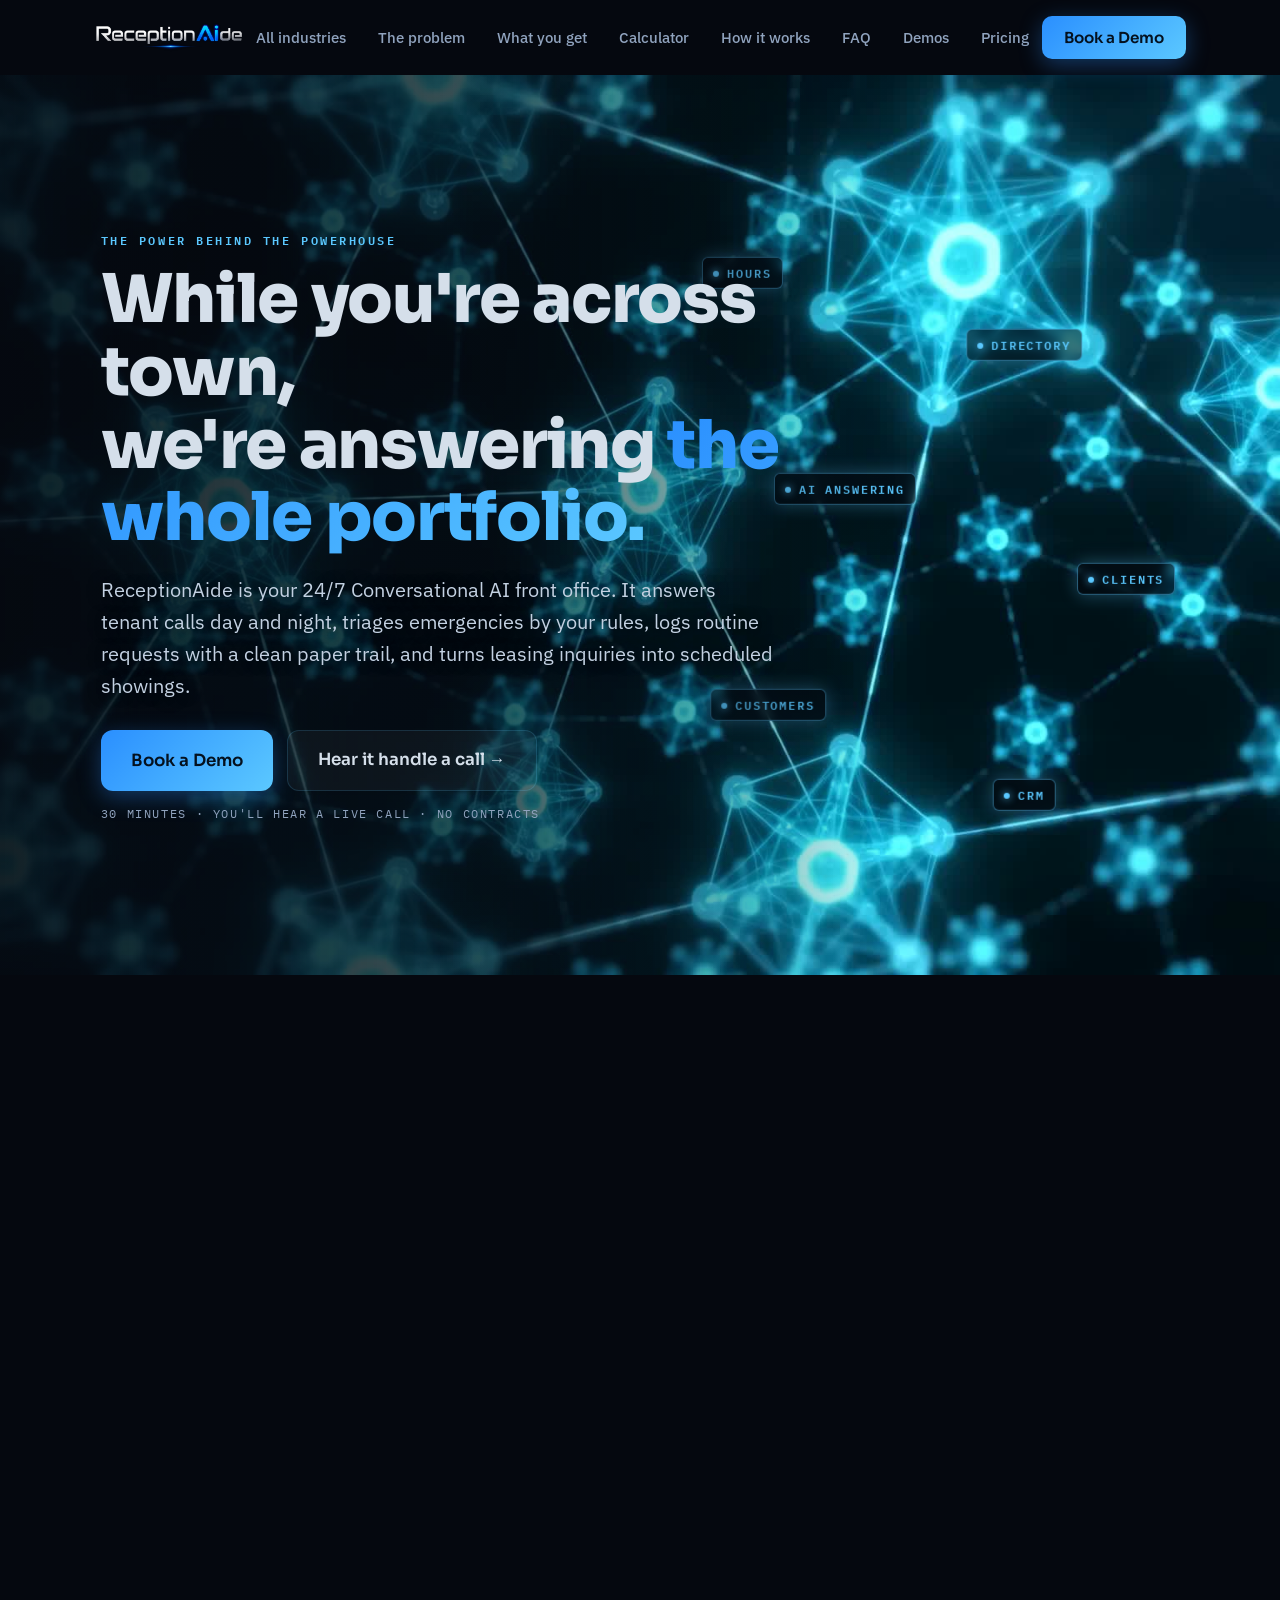
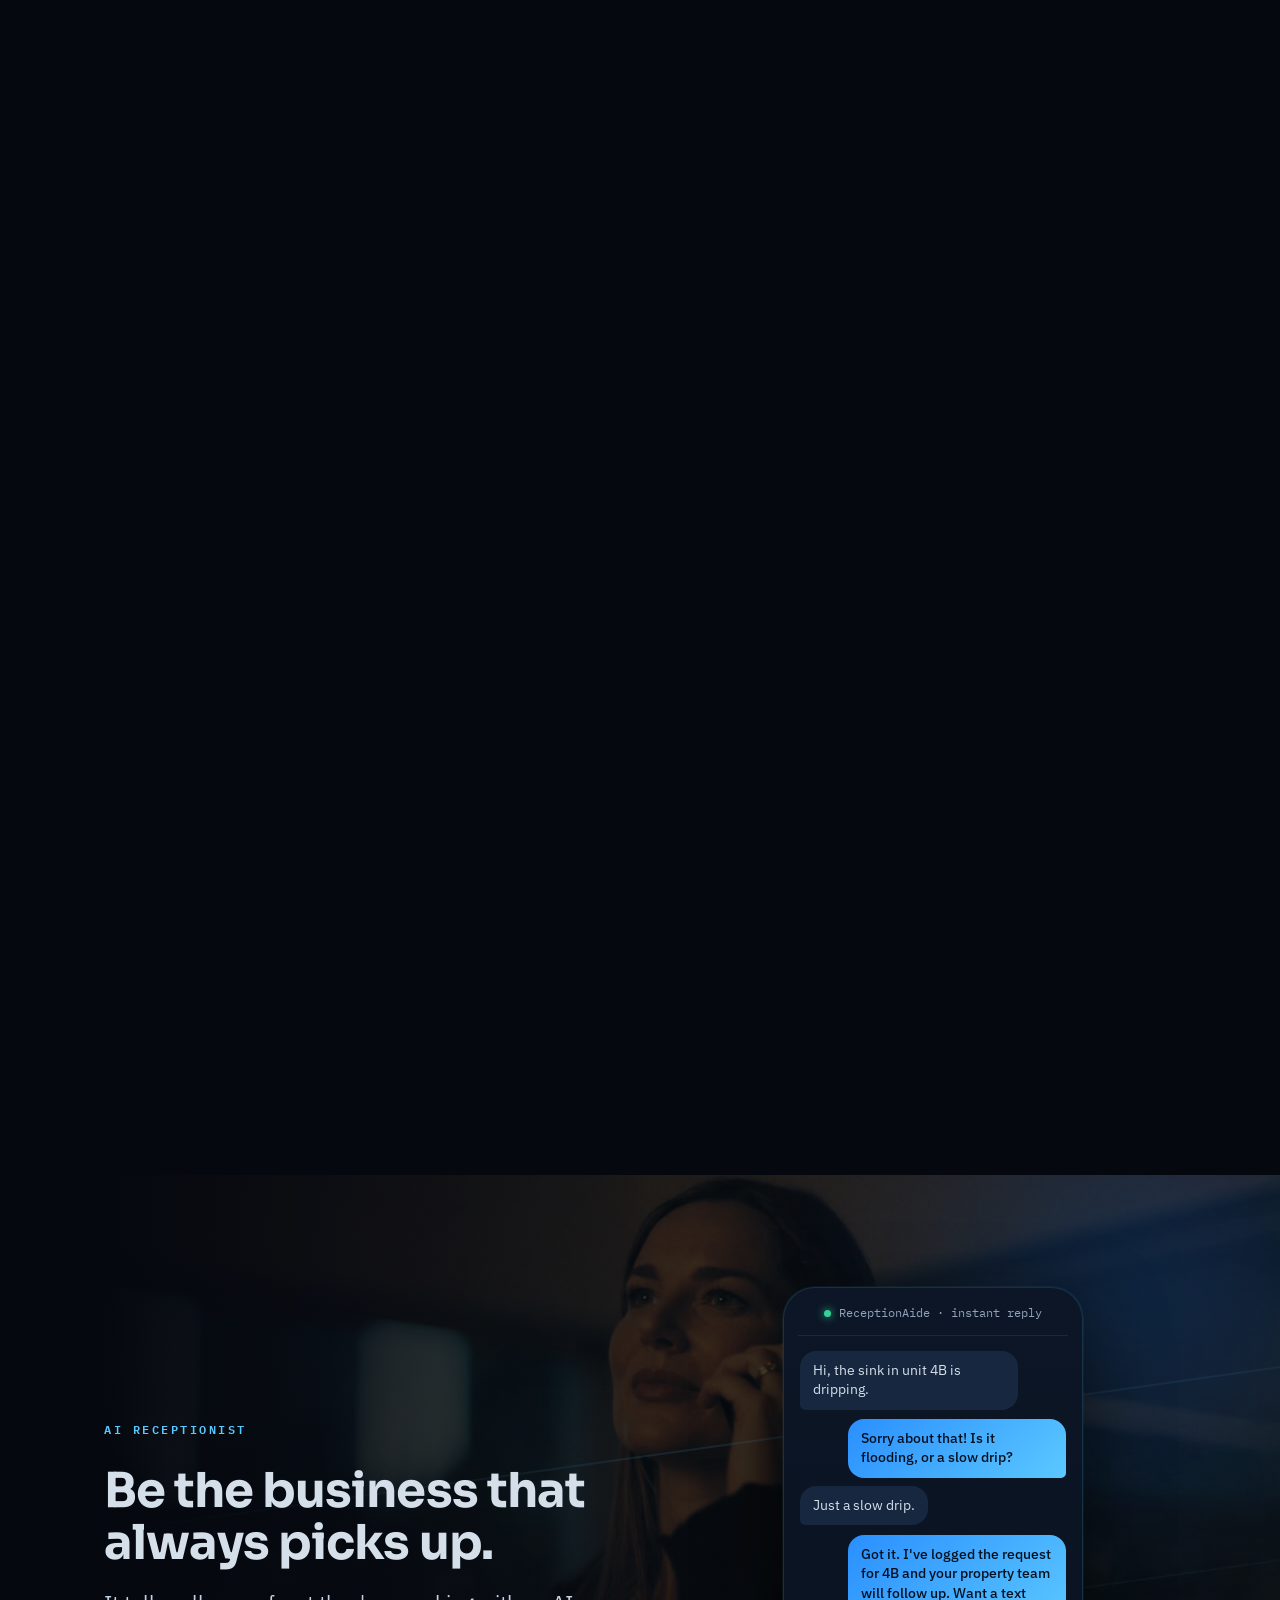
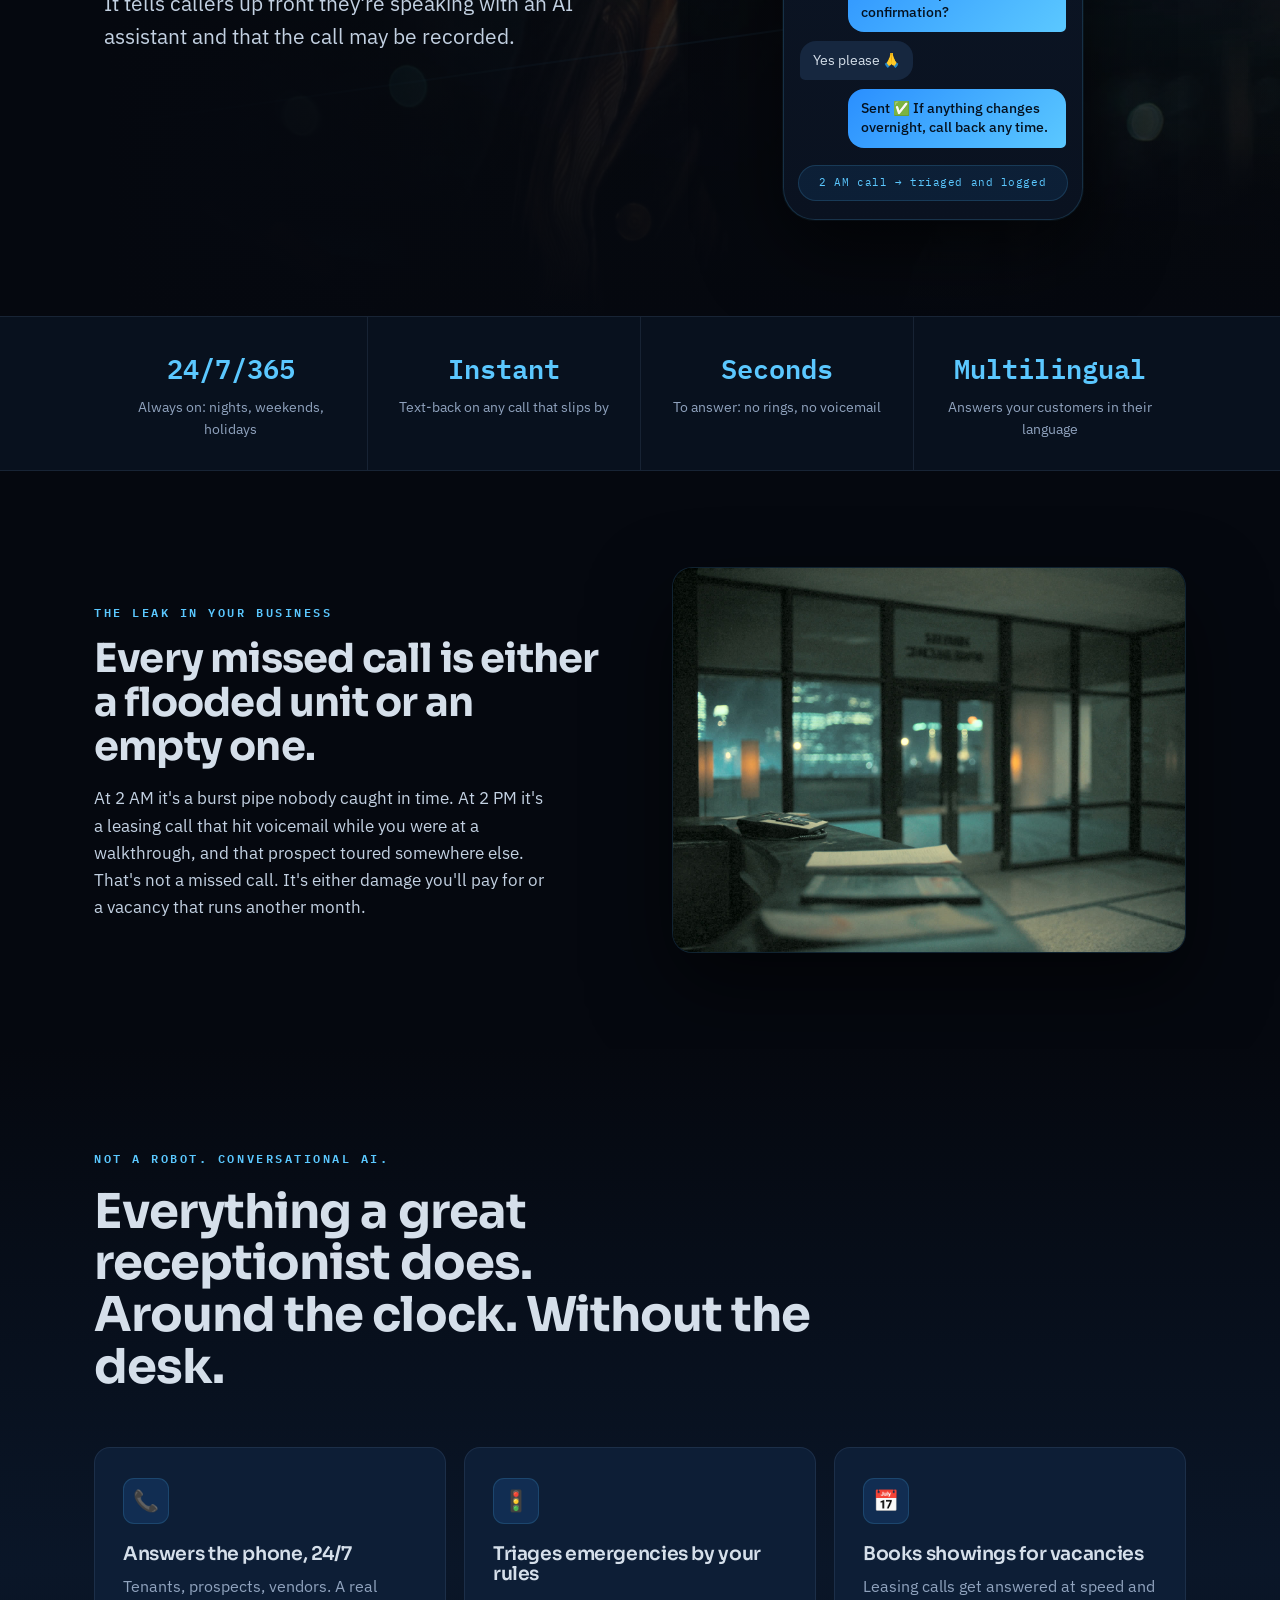
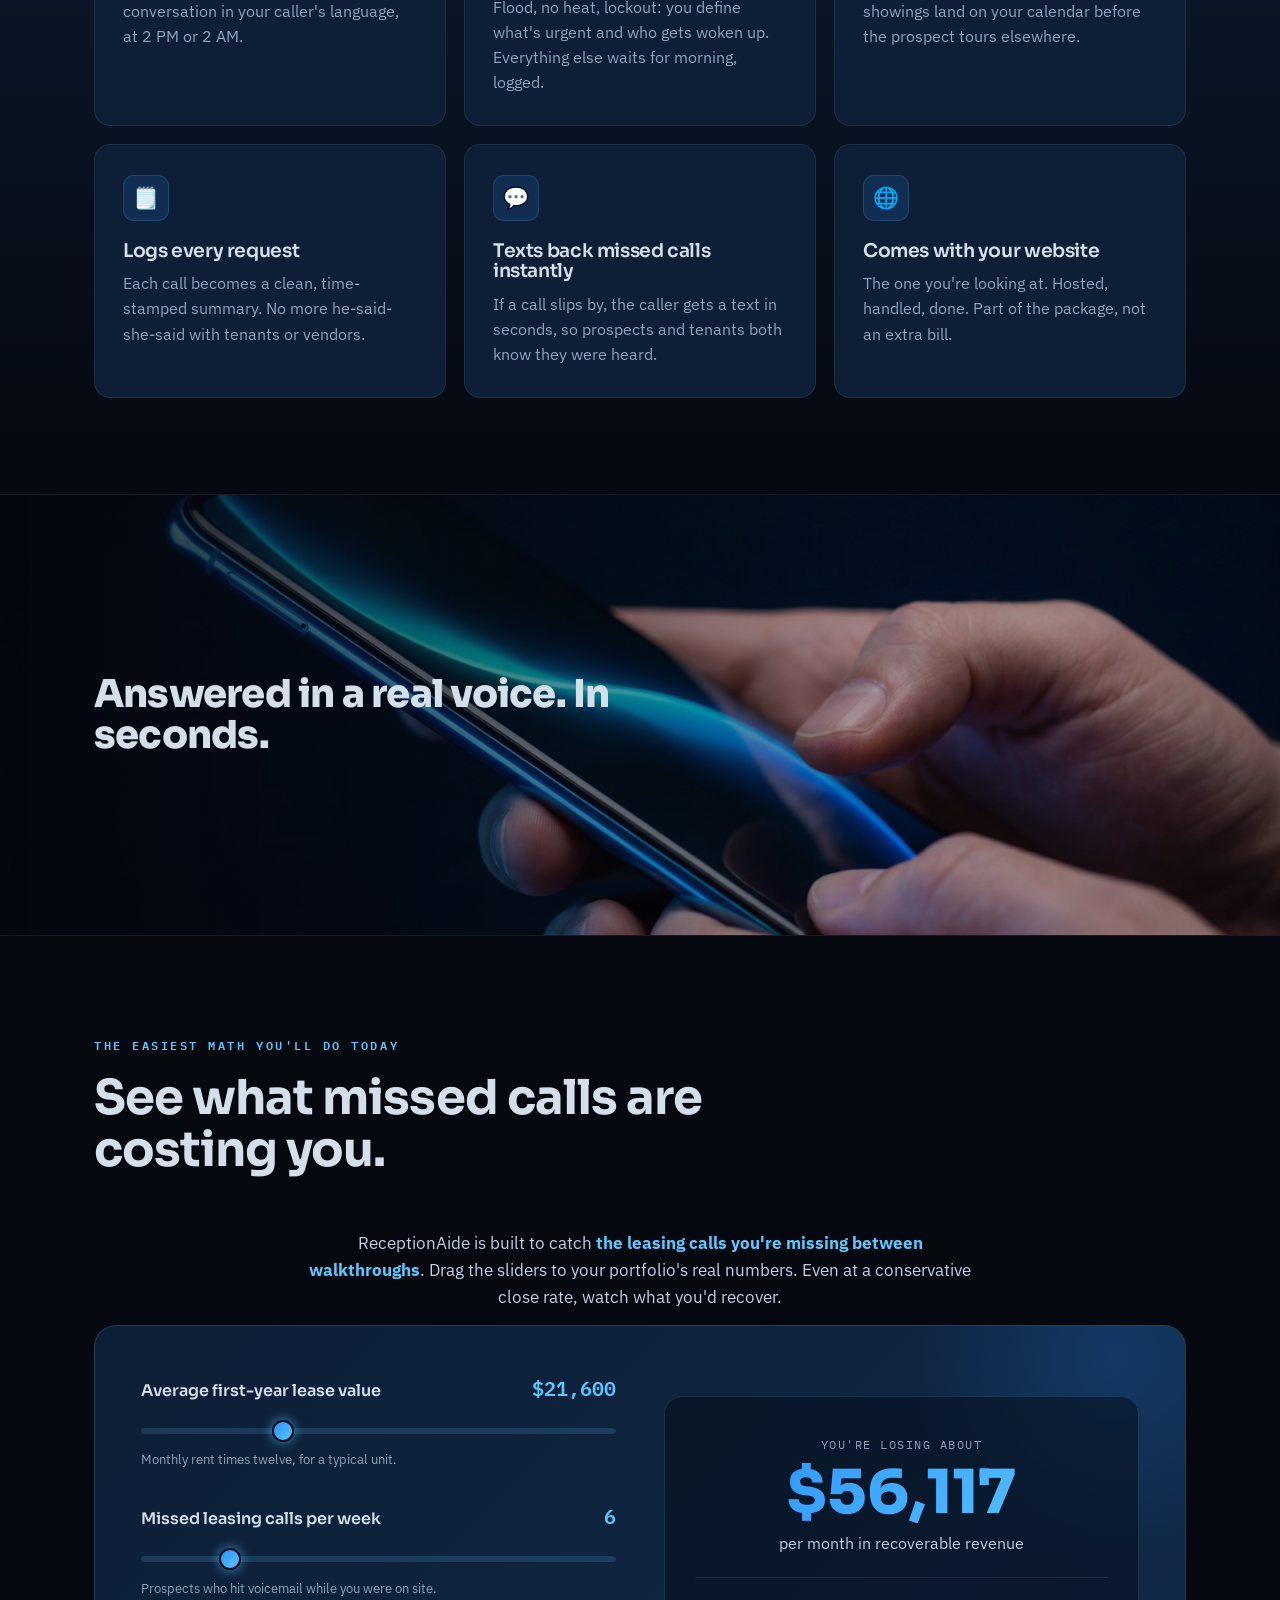
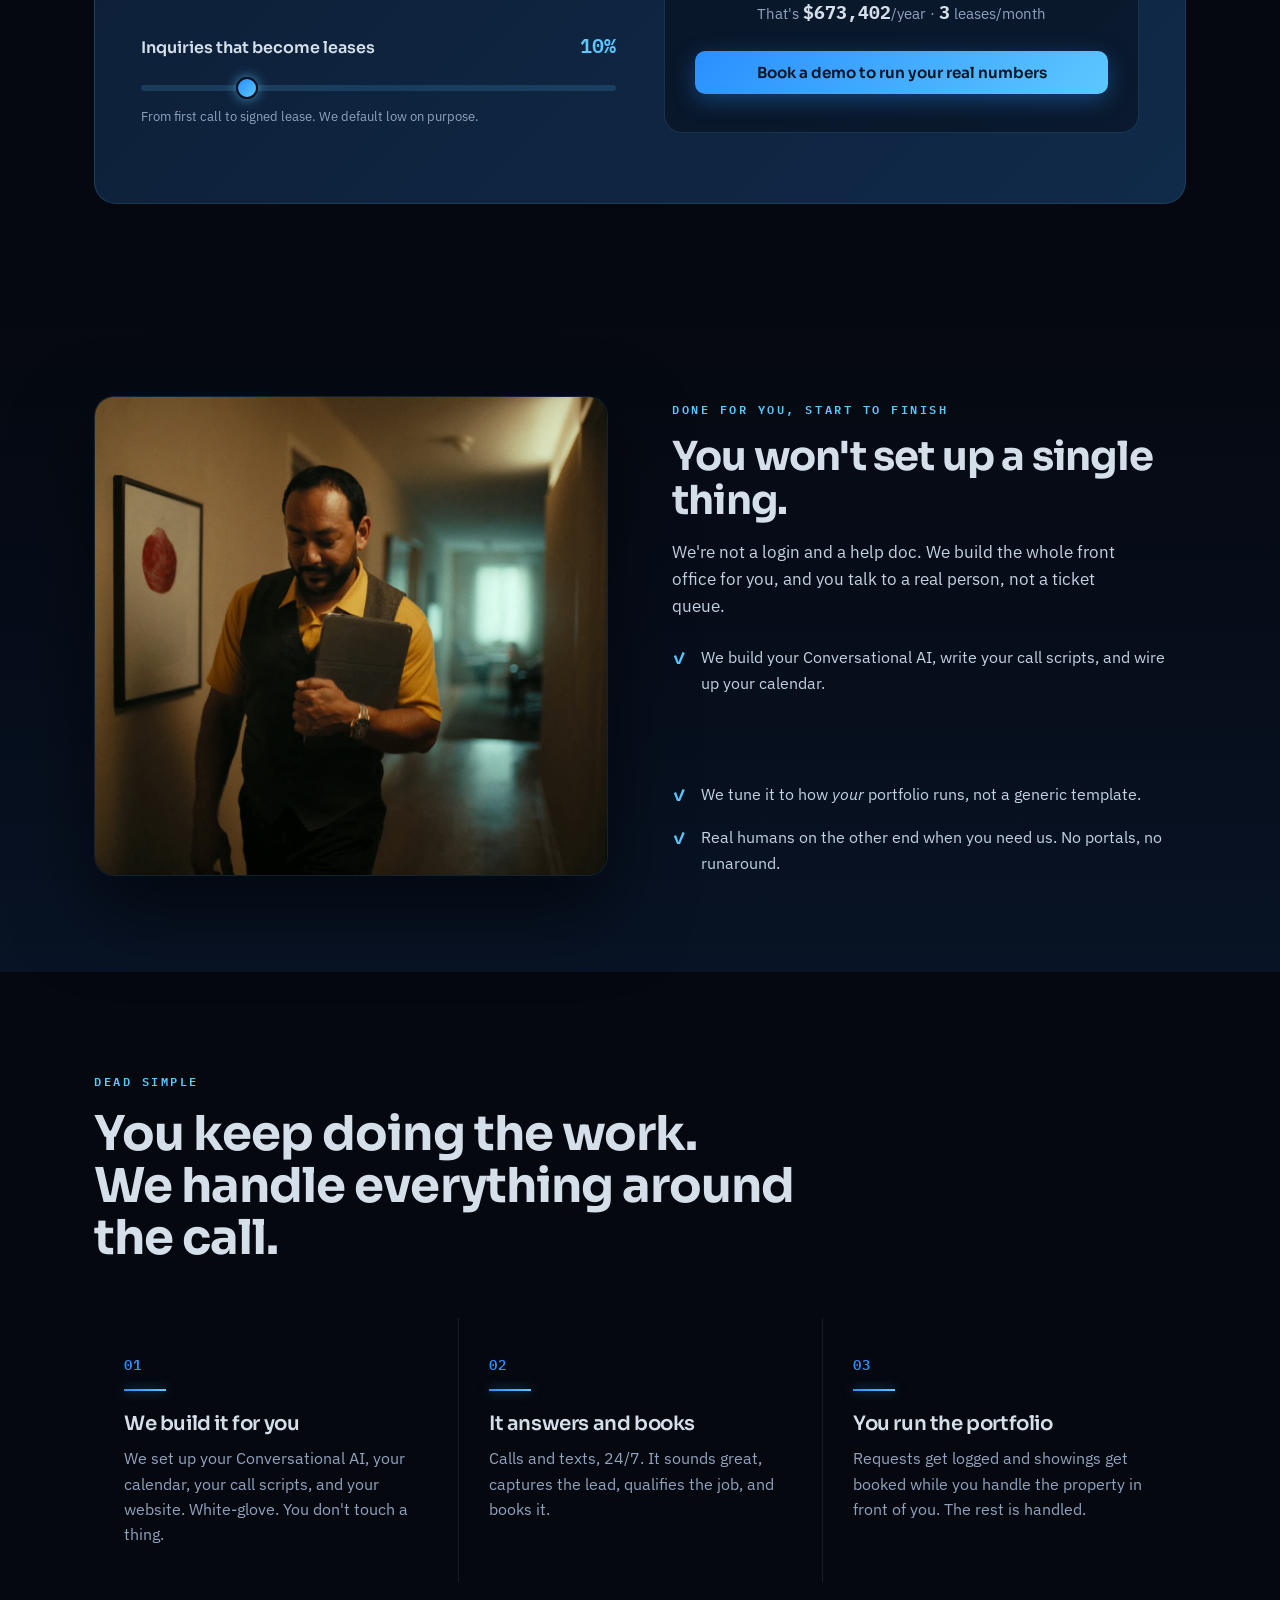
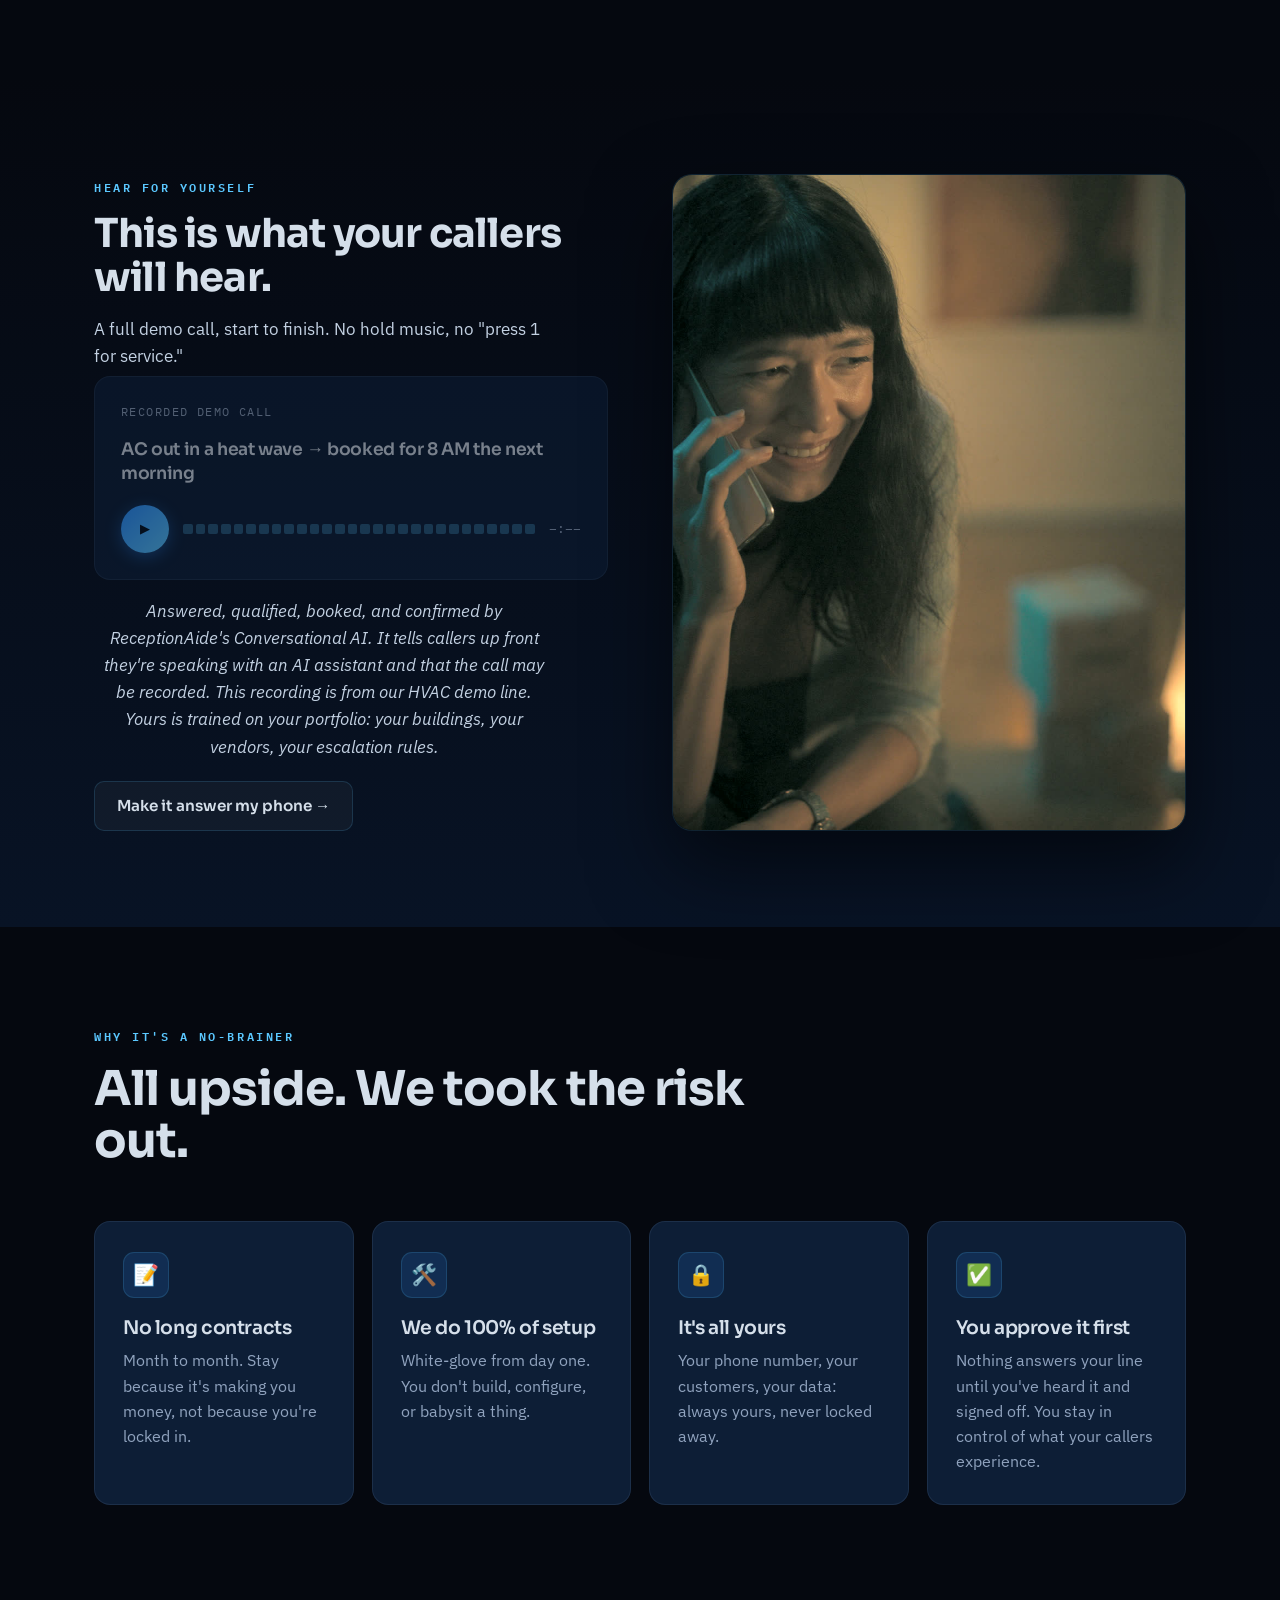
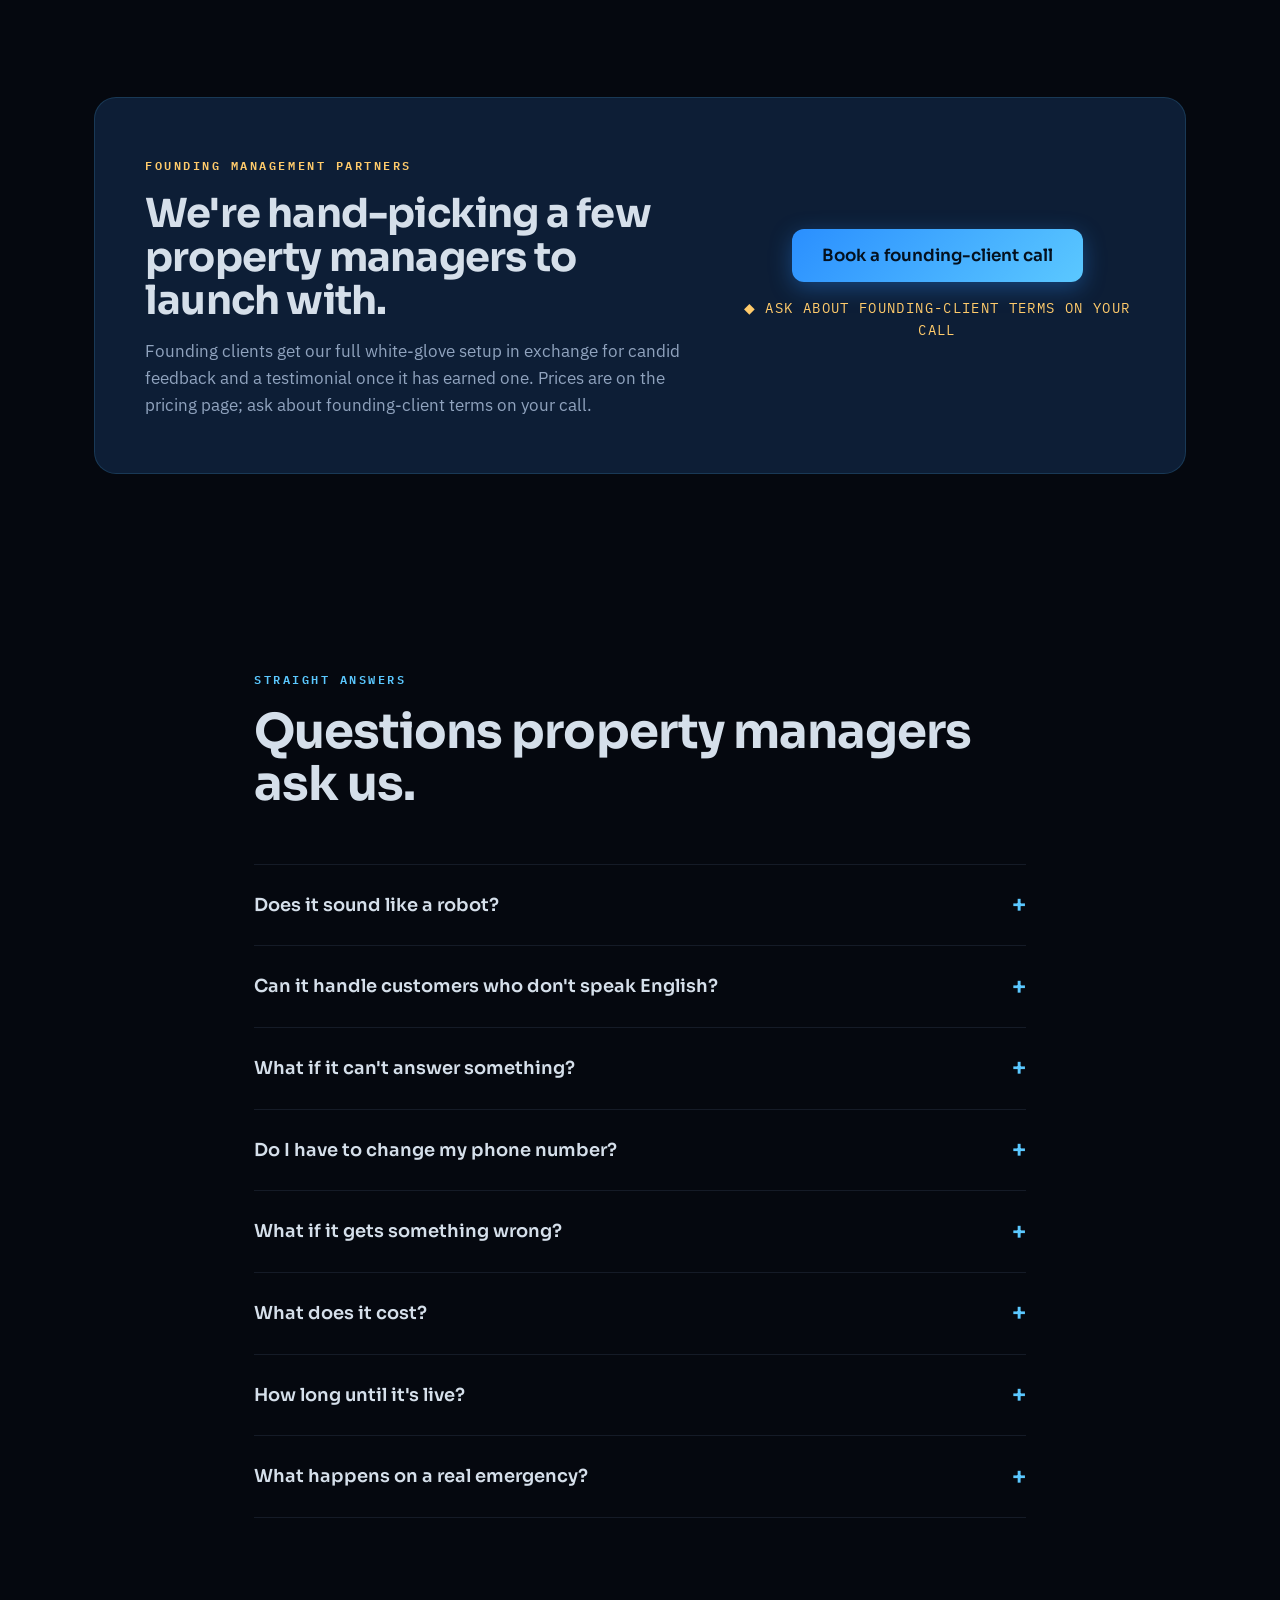
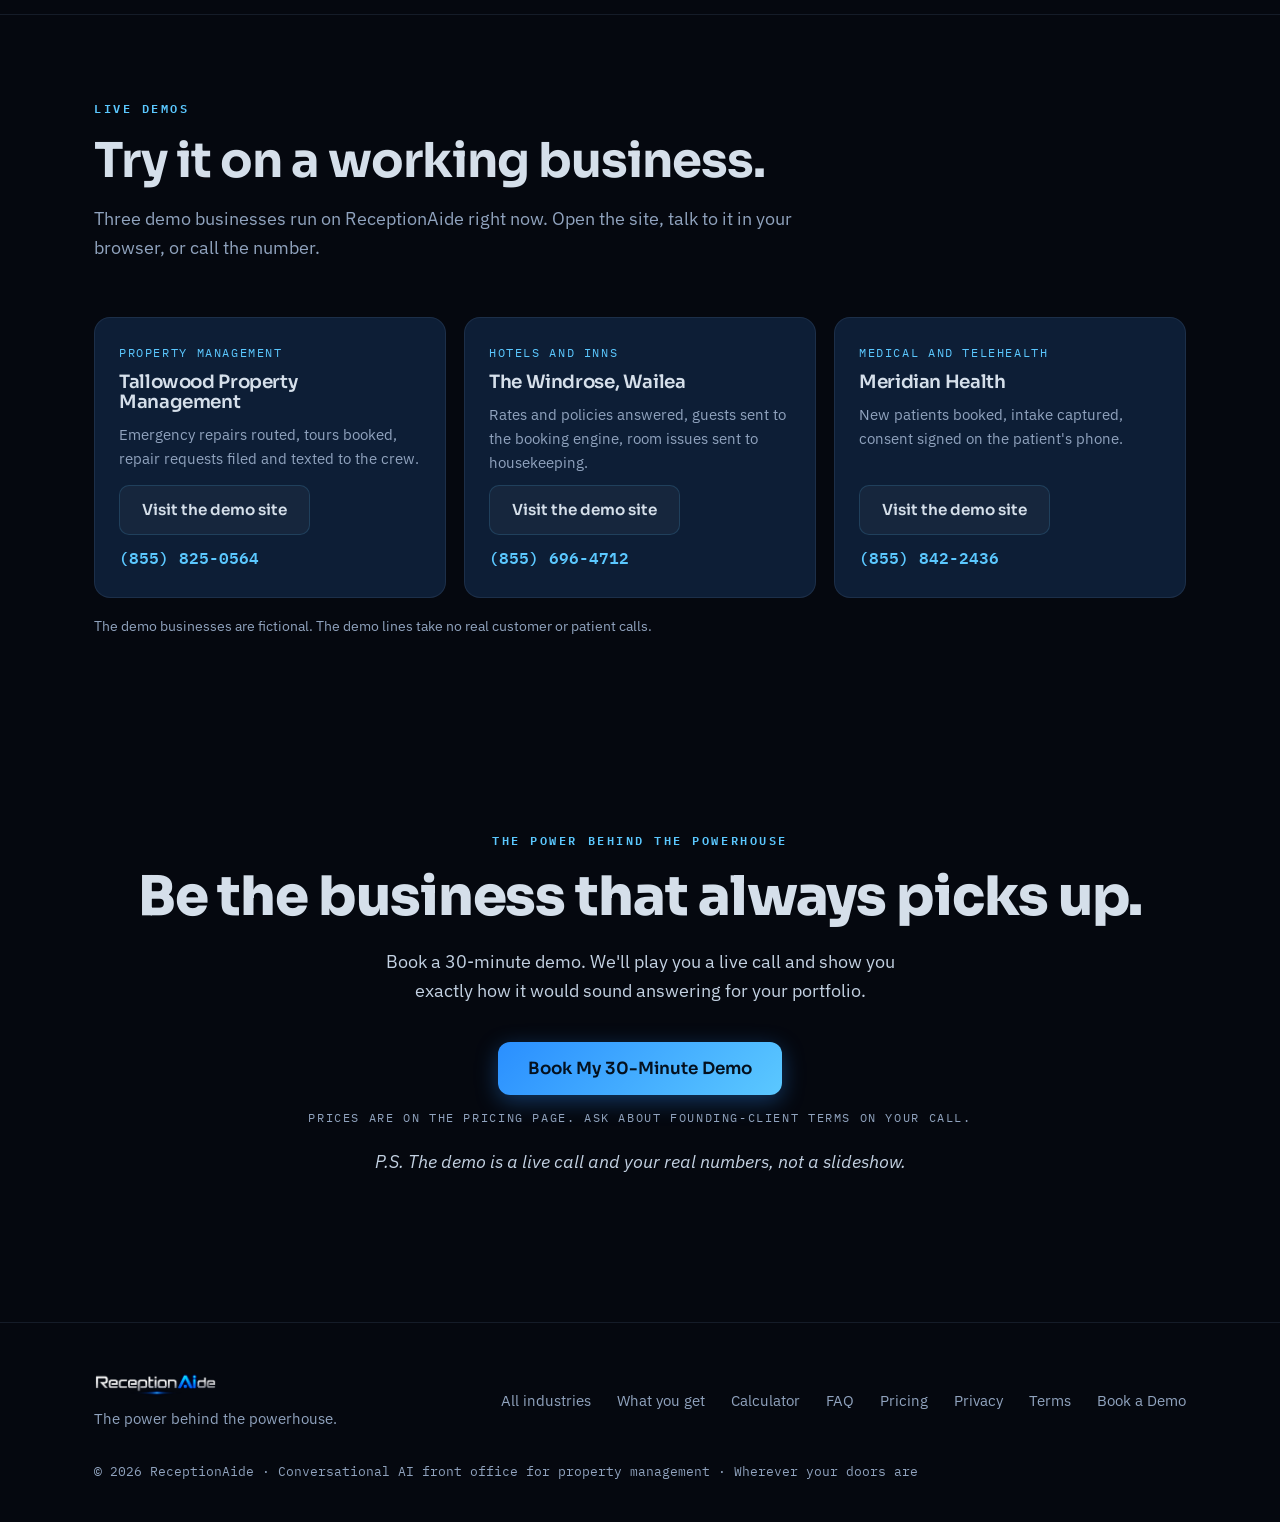
<file: property-management/index.html>
<!DOCTYPE html>
<html lang="en">
<head>
<meta charset="UTF-8">
<meta name="viewport" content="width=device-width, initial-scale=1.0">
<title>ReceptionAide for Property Management · The power behind the powerhouse</title>
<meta name="description" content="ReceptionAide is the 24/7 Conversational AI front office for property management. It answers tenant calls day and night, triages emergencies by your rules, logs every request, and books showings for your vacancies. Book a demo.">
<meta property="og:title" content="ReceptionAide for Property Management · The power behind the powerhouse">
<meta property="og:description" content="The 24/7 Conversational AI front office for property management. Answers tenants day and night, triages emergencies, books showings.">
<meta property="og:type" content="website">
<meta property="og:url" content="https://receptionaide.com/property-management/">
<meta property="og:image" content="https://receptionaide.com/img/property-manager-apartment-lobby-phone-call.jpg">
<meta name="theme-color" content="#05080F">
<link rel="icon" href="data:image/svg+xml,<svg xmlns='http://www.w3.org/2000/svg' viewBox='0 0 40 40'><path d='M20 5 L34 33 H26 L20 20 L14 33 H6 Z' fill='%235BC8FF'/><circle cx='20' cy='27' r='3.4' fill='%235BC8FF'/></svg>">
<link rel="preconnect" href="https://fonts.googleapis.com">
<link rel="preconnect" href="https://fonts.gstatic.com" crossorigin>
<link href="https://fonts.googleapis.com/css2?family=Sora:wght@400;600;700;800&family=IBM+Plex+Sans:wght@400;500;600&family=IBM+Plex+Mono:wght@500;600&display=swap" rel="stylesheet">
<link rel="stylesheet" href="/scroll-story.css">
<script src="/scroll-story.js" defer></script>
<style>
  :root{
    --ink:#05080F;--navy:#0A1628;--panel:#0D1E36;--panel-2:#102A49;
    --line:rgba(91,200,255,.16);--line-soft:rgba(120,150,190,.14);
    --blue:#2A8FFF;--cyan:#5BC8FF;--silver:#C3D1E2;--white:#D5DFEA;--muted:#90A3BE;
    --grad:linear-gradient(135deg,#2A8FFF 0%,#5BC8FF 100%);--maxw:1140px;
  }
  *{box-sizing:border-box;margin:0;padding:0}
  html{scroll-behavior:smooth}
  body{background:var(--ink);color:var(--white);font-family:"IBM Plex Sans",system-ui,sans-serif;line-height:1.6;-webkit-font-smoothing:antialiased;overflow-x:hidden;overflow-x:clip}
  a{color:inherit;text-decoration:none}
  .wrap{max-width:var(--maxw);margin:0 auto;padding:0 24px}
  .eyebrow{font-family:"IBM Plex Mono",monospace;font-size:.72rem;font-weight:600;letter-spacing:.22em;text-transform:uppercase;color:var(--cyan);display:inline-block;margin-bottom:18px}
  h1,h2,h3{font-family:"Sora",sans-serif;line-height:1.08;letter-spacing:-.02em}
  .section{padding:96px 0;position:relative}
  .section-head{max-width:720px;margin-bottom:54px}
  .section-head h2{font-size:clamp(1.9rem,4.4vw,3rem);font-weight:700}
  .section-head p{color:var(--muted);font-size:1.12rem;margin-top:18px}

  #power{position:fixed;top:0;left:0;height:3px;width:0;z-index:120;background:var(--grad);box-shadow:0 0 14px rgba(91,200,255,.8);transition:width .1s linear}

  header{position:sticky;top:0;z-index:100;transition:background .3s,border-color .3s;border-bottom:1px solid transparent}
  header.scrolled{background:rgba(7,12,22,.82);backdrop-filter:blur(14px);border-bottom:1px solid var(--line-soft)}
  .nav{display:flex;align-items:center;justify-content:space-between;height:74px}
  .brand{display:flex;align-items:center;gap:11px;font-family:"Sora",sans-serif;font-weight:700;font-size:1.32rem}
  .brand .mark{width:30px;height:30px;flex:0 0 auto}
  .logo-img{height:34px;width:auto;display:block;animation:logoGlow 3.6s ease-in-out infinite}
  .foot .logo-img{height:28px}
  @keyframes logoGlow{0%,100%{filter:drop-shadow(0 0 3px rgba(91,200,255,.12))}50%{filter:drop-shadow(0 0 11px rgba(91,200,255,.42))}}
  .wordmark .r{color:var(--white)}
  .wordmark .ai{background:var(--grad);-webkit-background-clip:text;background-clip:text;color:transparent;animation:glow 3.4s ease-in-out infinite}
  .wordmark .de{color:var(--silver)}
  @keyframes glow{0%,100%{filter:drop-shadow(0 0 4px rgba(91,200,255,.25))}50%{filter:drop-shadow(0 0 12px rgba(91,200,255,.7))}}
  .nav-links{display:flex;align-items:center;gap:32px}
  .nav-links a{color:var(--muted);font-size:.95rem;font-weight:500;transition:color .2s}
  .nav-links a:hover{color:var(--white)}
  .btn{font-family:"Sora",sans-serif;font-weight:600;font-size:.95rem;padding:12px 22px;border-radius:10px;cursor:pointer;border:none;display:inline-flex;align-items:center;gap:9px;transition:transform .2s,box-shadow .2s,background .2s}
  .btn-primary{background:var(--grad);color:#04111f;box-shadow:0 6px 22px rgba(42,143,255,.35)}
  .btn-primary:hover{transform:translateY(-2px);box-shadow:0 10px 32px rgba(42,143,255,.55)}
  .btn-ghost{background:rgba(255,255,255,.04);color:var(--white);border:1px solid var(--line)}
  .btn-ghost:hover{background:rgba(91,200,255,.1);border-color:var(--cyan)}
  .btn-lg{padding:16px 30px;font-size:1.05rem;border-radius:12px}

  .hero{position:relative;padding:112px 0 96px;overflow:hidden}
  .hero-bg{position:absolute;inset:0;z-index:0;overflow:hidden}
  .blob{position:absolute;border-radius:50%;filter:blur(90px);opacity:.55}
  .blob.b1{width:620px;height:620px;background:radial-gradient(circle,#1559b8,transparent 70%);top:-200px;right:-160px;animation:drift1 16s ease-in-out infinite}
  .blob.b2{width:520px;height:520px;background:radial-gradient(circle,#0b3f7a,transparent 70%);bottom:-220px;left:-140px;animation:drift2 19s ease-in-out infinite}
  .streak{position:absolute;height:2px;width:140%;left:-20%;background:linear-gradient(90deg,transparent,rgba(91,200,255,.55),transparent);opacity:.5}
  .streak.s1{top:38%;transform:rotate(-8deg);animation:slide 9s linear infinite}
  .streak.s2{top:64%;transform:rotate(-8deg);animation:slide 13s linear infinite;animation-delay:-4s;opacity:.3}
  @keyframes slide{0%{transform:translateX(-30%) rotate(-8deg)}100%{transform:translateX(30%) rotate(-8deg)}}
  @keyframes drift1{0%,100%{transform:translate(0,0)}50%{transform:translate(-40px,40px)}}
  @keyframes drift2{0%,100%{transform:translate(0,0)}50%{transform:translate(40px,-30px)}}
  .hero-grid{position:absolute;inset:0;z-index:0;opacity:.4;background-image:linear-gradient(rgba(91,200,255,.05) 1px,transparent 1px),linear-gradient(90deg,rgba(91,200,255,.05) 1px,transparent 1px);background-size:54px 54px;mask-image:radial-gradient(ellipse 80% 60% at 50% 30%,#000,transparent 75%)}
  .hero-inner{position:relative;z-index:2;max-width:880px}
  .hero h1{font-size:clamp(2.4rem,6vw,4.5rem);font-weight:800;margin:8px 0 24px}
  .hero h1 .hl{background:var(--grad);-webkit-background-clip:text;background-clip:text;color:transparent}
  .hero p.sub{font-size:clamp(1.08rem,2.2vw,1.32rem);color:var(--silver);max-width:660px;margin-bottom:36px}
  .hero-cta{display:flex;gap:14px;flex-wrap:wrap;margin-bottom:0}

  /* stat band */
  .stats{border-top:1px solid var(--line-soft);border-bottom:1px solid var(--line-soft);background:rgba(13,30,54,.4)}
  .stat-row{display:grid;grid-template-columns:repeat(4,1fr);gap:0}
  .stat{padding:30px 20px;text-align:center;border-left:1px solid var(--line-soft)}
  .stat:first-child{border-left:none}
  .stat .v{font-family:"IBM Plex Mono",monospace;font-size:1.7rem;font-weight:600;color:var(--cyan)}
  .stat .l{color:var(--muted);font-size:.86rem;margin-top:6px}

  .problem .section-head h2{font-size:clamp(1.9rem,4.6vw,3.1rem)}
  .lead-line{color:var(--white)}

  .features{background:linear-gradient(180deg,var(--ink),var(--navy) 50%,var(--ink))}
  .grid3{display:grid;grid-template-columns:repeat(3,1fr);gap:18px}
  .card{background:var(--panel);border:1px solid var(--line-soft);border-radius:16px;padding:30px 28px;transition:transform .22s,border-color .22s,box-shadow .22s}
  .card:hover{transform:translateY(-4px);border-color:var(--line);box-shadow:0 14px 40px rgba(3,12,26,.6)}
  .card .ico{width:46px;height:46px;border-radius:11px;background:rgba(42,143,255,.14);border:1px solid var(--line);display:flex;align-items:center;justify-content:center;margin-bottom:20px;font-size:1.3rem}
  .card h3{font-size:1.18rem;font-weight:600;margin-bottom:10px}
  .card p{color:var(--muted);font-size:.98rem}
  .close-line{text-align:center;font-family:"Sora",sans-serif;font-weight:600;font-size:clamp(1.2rem,2.6vw,1.6rem);margin-top:48px;color:var(--silver)}
  .close-line b{color:var(--cyan)}

  .steps{display:grid;grid-template-columns:repeat(3,1fr);gap:0}
  .step{padding:34px 30px;position:relative;border-left:1px solid var(--line-soft)}
  .step:first-child{border-left:none}
  .step .n{font-family:"IBM Plex Mono",monospace;font-size:.9rem;font-weight:600;color:var(--blue);letter-spacing:.1em}
  .step .bar{height:2px;width:42px;background:var(--grad);margin:14px 0 22px;box-shadow:0 0 12px rgba(91,200,255,.6)}
  .step h3{font-size:1.24rem;font-weight:600;margin-bottom:12px}
  .step p{color:var(--muted);font-size:.99rem}

  /* trust block */
  .trust{background:linear-gradient(180deg,var(--ink),#081325)}
  .trust-inner{display:grid;grid-template-columns:1fr 1fr;gap:46px;align-items:center}
  .trust-inner h2{font-size:clamp(1.8rem,4vw,2.7rem);font-weight:700}
  .trust-inner p{color:var(--muted);font-size:1.1rem;margin-top:18px}
  .trust-list{list-style:none;display:flex;flex-direction:column;gap:16px}
  .trust-list li{display:flex;gap:14px;align-items:flex-start;font-size:1.02rem;color:var(--silver)}
  .trust-list .ck{color:var(--cyan);font-weight:700;flex:0 0 auto;margin-top:1px}

  /* calculator */
  .calc-box{background:linear-gradient(135deg,var(--panel),var(--panel-2));border:1px solid var(--line);border-radius:22px;padding:46px;display:grid;grid-template-columns:1fr 1fr;gap:48px;align-items:center;position:relative;overflow:hidden}
  .calc-box::before{content:"";position:absolute;width:420px;height:420px;border-radius:50%;background:radial-gradient(circle,rgba(42,143,255,.18),transparent 70%);top:-180px;right:-140px}
  .calc-controls{position:relative;z-index:2}
  .slider-group{margin-bottom:30px}
  .slider-top{display:flex;justify-content:space-between;align-items:baseline;margin-bottom:12px}
  .slider-top label{font-family:"Sora",sans-serif;font-weight:600;font-size:1rem}
  .slider-top .val{font-family:"IBM Plex Mono",monospace;font-size:1.25rem;font-weight:600;color:var(--cyan)}
  input[type=range]{-webkit-appearance:none;appearance:none;width:100%;height:6px;border-radius:5px;background:rgba(91,200,255,.16);outline:none}
  input[type=range]::-webkit-slider-thumb{-webkit-appearance:none;appearance:none;width:22px;height:22px;border-radius:50%;background:var(--grad);cursor:pointer;box-shadow:0 0 12px rgba(91,200,255,.7);border:2px solid #08111f}
  input[type=range]::-moz-range-thumb{width:22px;height:22px;border:2px solid #08111f;border-radius:50%;background:#3da0ff;cursor:pointer;box-shadow:0 0 12px rgba(91,200,255,.7)}
  .slider-sub{color:var(--muted);font-size:.82rem;margin-top:8px}
  .calc-out{position:relative;z-index:2;text-align:center;background:rgba(5,10,20,.5);border:1px solid var(--line);border-radius:18px;padding:38px 30px}
  .calc-out .pre{font-family:"IBM Plex Mono",monospace;font-size:.78rem;letter-spacing:.12em;text-transform:uppercase;color:var(--muted)}
  .calc-out .big{font-family:"Sora",sans-serif;font-weight:800;font-size:clamp(2.6rem,6vw,3.8rem);background:var(--grad);-webkit-background-clip:text;background-clip:text;color:transparent;margin:8px 0;line-height:1}
  .calc-out .big-sub{color:var(--silver);font-size:1rem}
  .calc-out .yr{margin-top:20px;padding-top:20px;border-top:1px solid var(--line-soft);color:var(--muted);font-size:.95rem}
  .calc-out .yr b{font-family:"IBM Plex Mono",monospace;color:var(--white);font-size:1.15rem}
  .calc-out .btn{margin-top:24px;width:100%;justify-content:center}
  .calc-frame{text-align:center;max-width:680px;margin:0 auto 14px;color:var(--silver);font-size:1.05rem}
  .calc-frame b{color:var(--cyan)}

  .founding-box{background:var(--panel);border:1px solid var(--line);border-radius:22px;padding:54px 50px;display:grid;grid-template-columns:1.4fr 1fr;gap:40px;align-items:center}
  .founding-box .eyebrow{color:#FFCB6B}
  .founding-box h2{font-size:clamp(1.7rem,3.6vw,2.5rem);font-weight:700}
  .founding-box p{color:var(--muted);margin-top:16px;font-size:1.05rem}
  .founding-cta{text-align:center}
  .spots{font-family:"IBM Plex Mono",monospace;color:#FFCB6B;font-size:.85rem;letter-spacing:.1em;margin-top:16px}

  .audio{background:linear-gradient(180deg,var(--ink),#081325)}
  .audio-grid{display:grid;grid-template-columns:repeat(3,1fr);gap:18px}
  .player{background:var(--panel);border:1px solid var(--line-soft);border-radius:16px;padding:26px;transition:border-color .2s;cursor:pointer}
  .player:hover{border-color:var(--line)}
  .player .tag{font-family:"IBM Plex Mono",monospace;font-size:.74rem;letter-spacing:.12em;text-transform:uppercase;color:var(--muted);margin-bottom:16px}
  .player h3{font-size:1.08rem;font-weight:600;margin-bottom:20px;line-height:1.35}
  .player-ctrl{display:flex;align-items:center;gap:14px}
  .play{width:48px;height:48px;flex:0 0 auto;border-radius:50%;border:none;cursor:pointer;background:var(--grad);display:flex;align-items:center;justify-content:center;box-shadow:0 4px 16px rgba(42,143,255,.4);transition:transform .15s;color:#04111f}
  .play:hover{transform:scale(1.07)}
  .wave{display:flex;align-items:center;gap:3px;height:34px;flex:1;cursor:pointer}
  .wave i{flex:1;background:rgba(91,200,255,.35);border-radius:2px;height:30%;transition:background .15s,height .15s}
  .wave i.done{background:var(--cyan);height:70%}
  .player.playing .wave i{animation:bounce 1s ease-in-out infinite}
  .player.unavailable{opacity:.55;pointer-events:none}
  .wave i:nth-child(2n){animation-delay:.15s}.wave i:nth-child(3n){animation-delay:.3s}.wave i:nth-child(4n){animation-delay:.45s}
  @keyframes bounce{0%,100%{height:25%}50%{height:90%}}
  .dur{font-family:"IBM Plex Mono",monospace;font-size:.82rem;color:var(--muted)}
  .audio-note{text-align:center;color:var(--muted);font-size:.88rem;margin-top:26px;font-style:italic}

  .faq-item{border-top:1px solid var(--line-soft);padding:26px 0;cursor:pointer}
  .faq-item:last-child{border-bottom:1px solid var(--line-soft)}
  .faq-q{display:flex;justify-content:space-between;align-items:center;gap:20px;font-family:"Sora",sans-serif;font-weight:600;font-size:1.12rem}
  .faq-q .plus{color:var(--cyan);font-size:1.5rem;flex:0 0 auto;transition:transform .25s;line-height:1}
  .faq-item.open .plus{transform:rotate(45deg)}
  .faq-a{max-height:0;overflow:hidden;transition:max-height .3s ease;color:var(--muted)}
  .faq-a p{padding-top:14px;font-size:1.02rem}

  .final{text-align:center;padding:110px 0}
  .final h2{font-size:clamp(2.1rem,5vw,3.4rem);font-weight:800}
  .final p{color:var(--silver);font-size:1.15rem;max-width:560px;margin:20px auto 36px}
  .cta-note{margin-top:14px;font-family:"IBM Plex Mono",monospace;font-size:.72rem;letter-spacing:.14em;text-transform:uppercase;color:var(--muted)}
  .ps-line{margin-top:22px;color:var(--muted);font-size:.92rem;font-style:italic}

  footer{border-top:1px solid var(--line-soft);padding:48px 0 40px}
  .foot{display:flex;justify-content:space-between;align-items:center;gap:24px;flex-wrap:wrap}
  .foot .tag{color:var(--muted);font-size:.92rem;margin-top:8px}
  .foot-links{display:flex;flex-wrap:wrap;gap:10px 26px;color:var(--muted);font-size:.92rem}
  .foot-links a:hover{color:var(--white)}
  .copy{color:var(--muted);font-size:.84rem;margin-top:30px;font-family:"IBM Plex Mono",monospace}


  /* hero 2-col + phone */
  .hero-inner{display:grid;grid-template-columns:1.05fr .95fr;gap:48px;align-items:center;max-width:1120px}
  .hero-visual{display:flex;justify-content:center;position:relative;z-index:2}
  .phone{width:300px;max-width:100%;background:linear-gradient(180deg,#0c1626,#0a1220);border:1px solid var(--line);border-radius:32px;padding:16px 14px 18px;box-shadow:0 30px 80px rgba(0,0,0,.6),0 0 0 1px rgba(91,200,255,.08);position:relative}
  .phone-top{display:flex;align-items:center;gap:8px;justify-content:center;font-size:.72rem;color:var(--muted);font-family:"IBM Plex Mono",monospace;padding-bottom:13px;border-bottom:1px solid var(--line-soft);margin-bottom:13px}
  .pdot{width:7px;height:7px;border-radius:50%;background:#34d399;box-shadow:0 0 8px #34d399}
  .thread{display:flex;flex-direction:column;gap:9px;padding:2px}
  .msg{max-width:82%;padding:10px 13px;border-radius:16px;font-size:.86rem;line-height:1.4;opacity:0;animation:pop .5s ease forwards;animation-delay:var(--d)}
  .msg.in{align-self:flex-start;background:#16273f;color:var(--white);border-bottom-left-radius:5px}
  .msg.out{align-self:flex-end;background:var(--grad);color:#04111f;border-bottom-right-radius:5px;font-weight:500}
  @keyframes pop{from{opacity:0;transform:translateY(8px) scale(.96)}to{opacity:1;transform:none}}
  .phone-badge{margin-top:15px;text-align:center;font-family:"IBM Plex Mono",monospace;font-size:.7rem;letter-spacing:.05em;color:var(--cyan);background:rgba(42,143,255,.1);border:1px solid var(--line);border-radius:20px;padding:8px 12px}

  /* risk grid */
  .grid4{display:grid;grid-template-columns:repeat(4,1fr);gap:18px}
  .card.guarantee{border-color:rgba(91,200,255,.4);border-style:dashed}

  /* scroll motion: /scroll-story (shared pair at /scroll-story.css and /scroll-story.js); theme only, no overrides of the pair */
  :root{--ss-chapter-color:rgba(213,223,234,.45);--ss-chapter-active:var(--cyan);--ss-chapter-left:20px}
  @media(max-width:1359px){.ss-chapters{display:none!important}}
  .ss-js .card.ss-reveal.is-in:hover{transform:translateY(-4px)}
  /* the clip runs 104 frames (ends on the logo), so the scene holds longer and the copy timing is scaled to keep pace */
  .scene{--ss-scrub-height:300vh;--ss-copy-fade:.2}
  .scene .ss-scrub-pin{background:var(--ink)}
  .scene .ss-scrub-copy .wrap{width:100%}
  .scene .ss-scrub-copy .eyebrow{margin-bottom:14px}
  .scene .ss-scrub-copy h1{font-size:clamp(2.2rem,5.6vw,4.2rem);font-weight:800;margin:0 0 20px;max-width:15ch}
  .scene .ss-scrub-copy h1 .hl{background:var(--grad);-webkit-background-clip:text;background-clip:text;color:transparent}
  .scene .ss-scrub-copy p.sub{color:var(--silver);font-size:clamp(1rem,1.9vw,1.25rem);max-width:56ch;margin:0 0 28px;text-shadow:0 1px 14px rgba(0,0,0,.8)}
  .scene .ss-scrub-copy .cta-note{margin-top:14px}
  /* opener: the copy sits mid-screen at the start and fades as the clip plays; faded buttons stop taking clicks */
  .ss-js .scene.ss-scrub:not(.is-static) .ss-scrub-copy{justify-content:center;padding-bottom:0}
  .scene.copy-gone .ss-scrub-copy a,.scene.copy-gone .ss-scrub-copy button{pointer-events:none}
  .ss-js .scene .ss-scrub-copy{z-index:2}
  /* scrim behind the opener copy so it reads over the bright network; it fades with the copy */
  .ss-js .scene:not(.is-static) .ss-scrub-copy{background:linear-gradient(90deg,rgba(5,8,15,.9) 0%,rgba(5,8,15,.7) 38%,rgba(5,8,15,0) 70%)}
  @media(max-width:767px){.ss-js .scene:not(.is-static) .ss-scrub-copy{background:rgba(5,8,15,.72)}}
  /* knowledge-base labels: tags on the network that pull toward the center and fade as the camera pulls back */
  .ss-labels{display:none}
  .ss-js .scene:not(.is-static) .ss-labels{display:block;position:absolute;inset:0;z-index:1;pointer-events:none;
    opacity:calc(1 - min(1, var(--ss-p, 0) / .23))}
  .ss-labels span{position:absolute;left:calc(50% + (var(--x) - 50%) * (1 - min(1, var(--ss-p, 0) / .23) * .7));top:calc(50% + (var(--y) - 50%) * (1 - min(1, var(--ss-p, 0) / .23) * .7));
    transform:translate(-50%,-50%) scale(calc(1 - min(1, var(--ss-p, 0) / .23) * .5));
    font-family:"IBM Plex Mono",monospace;font-size:.72rem;font-weight:600;letter-spacing:.16em;text-transform:uppercase;color:var(--cyan);
    background:rgba(5,8,15,.55);border:1px solid rgba(91,200,255,.45);border-radius:6px;padding:6px 10px;white-space:nowrap;
    box-shadow:0 0 18px rgba(91,200,255,.35);backdrop-filter:blur(4px)}
  .ss-labels span::before{content:"";display:inline-block;width:6px;height:6px;border-radius:50%;background:var(--cyan);box-shadow:0 0 8px var(--cyan);margin-right:8px;vertical-align:1px}
  @media(max-width:767px){.ss-js .scene:not(.is-static) .ss-labels{display:none}}
  .hero h2{font-size:clamp(1.9rem,4.4vw,3rem);font-weight:700;margin:8px 0 18px}

  @media(max-width:860px){
    .nav-links{display:none}
    .logo-img{height:28px}
    .grid3,.grid4,.steps,.audio-grid,.calc-box,.trust-inner,.hero-inner{grid-template-columns:1fr}
    .hero-inner{gap:40px}
    .hero-visual{order:2}
    .stat-row{grid-template-columns:1fr 1fr}
    .stat:nth-child(3){border-left:none}
    .stat{min-width:0;padding:26px 10px}
    .stat .v{font-size:1.2rem}
    .step{border-left:none;border-top:1px solid var(--line-soft);padding:28px 4px}
    .step:first-child{border-top:none}
    .founding-box{grid-template-columns:1fr;text-align:center;padding:40px 28px}
    .calc-box{padding:32px 24px;gap:34px}.section{padding:72px 0}
  }
  @media(prefers-reduced-motion:reduce){*{animation:none!important;scroll-behavior:auto!important;transition:none!important}.msg,.ss-reveal{opacity:1!important;transform:none!important}}

  /* ---- IMAGE INTEGRATION (test build) ---- */
  /* hero photographic backdrop — figure sits in the gap between copy and the phone card */
  .hero-photo{position:absolute;inset:0;z-index:0;background-size:cover;background-position:65% 28%;background-repeat:no-repeat;opacity:.6}
  @media(max-width:860px){.hero-photo{background-size:cover;background-position:70% 30%}}
  .hero-scrim{position:absolute;inset:0;z-index:1;background:linear-gradient(90deg,var(--ink) 8%,rgba(5,8,15,.62) 44%,rgba(5,8,15,.20) 100%),linear-gradient(0deg,var(--ink),transparent 58%)}
  .hero .hero-inner{z-index:2}

  /* modern split section: crisp full-strength image one side, clean copy the other; stacks on mobile */
  .split > .wrap{display:grid;grid-template-columns:1fr 1fr;gap:clamp(34px,5vw,76px);align-items:stretch}
  .split-copy{align-self:center}
  .split-copy .eyebrow{margin-bottom:16px}
  .split-copy h2{font-family:"Sora",sans-serif;font-size:clamp(1.7rem,3.2vw,2.5rem);font-weight:700;line-height:1.1;letter-spacing:-.02em;margin-bottom:16px}
  .split-copy > p,.split-copy .lead-line{color:var(--silver);font-size:1.06rem;max-width:46ch}
  .split-media{position:relative;border-radius:20px;overflow:hidden;border:1px solid var(--line);box-shadow:0 34px 80px rgba(0,0,0,.55);min-height:360px;background:#02040a}
  .split-media img{width:100%;height:100%;object-fit:cover;display:block}
  .split-media .split-tag{position:absolute;left:16px;bottom:16px;z-index:2;font-family:"IBM Plex Mono",monospace;font-size:.6rem;font-weight:600;letter-spacing:.16em;text-transform:uppercase;color:var(--cyan);background:rgba(5,8,15,.55);backdrop-filter:blur(8px);padding:7px 12px;border-radius:9px;border:1px solid var(--line)}
  .split .audio-grid{grid-template-columns:1fr;gap:14px;margin-top:6px}
  .split .trust-list{margin-top:24px}
  .split .audio-note{margin-top:18px}
  @media(max-width:860px){.split > .wrap{grid-template-columns:1fr;gap:30px}.split-media{min-height:250px}}
  /* framed section shot */
  .shot{margin:0;border:1px solid var(--line);border-radius:16px;overflow:hidden;line-height:0;box-shadow:0 20px 60px rgba(0,0,0,.5);position:relative}
  .shot img{width:100%;height:auto;display:block}
  .shot.tall img{aspect-ratio:16/9;object-fit:cover}
  .shot figcaption{position:absolute;left:0;right:0;bottom:0;z-index:2;padding:22px 24px;font-family:"IBM Plex Mono",monospace;font-size:.72rem;font-weight:600;letter-spacing:.16em;text-transform:uppercase;color:var(--cyan);background:linear-gradient(0deg,rgba(5,8,15,.9),transparent);line-height:1.4}
  .shot::after{content:"";position:absolute;inset:0;z-index:1;background:linear-gradient(120deg,transparent 55%,rgba(42,143,255,.12));pointer-events:none}
  .shot-wrap{margin-top:44px}
  /* two-up: copy beside image */
  .media-2{display:grid;grid-template-columns:1fr 1fr;gap:40px;align-items:center}
  .media-2.rev .shot{order:-1}
  @media(max-width:820px){.media-2{grid-template-columns:1fr;gap:28px}.media-2.rev .shot{order:0}}
  /* full-bleed band image */
  .band{position:relative;margin:0;line-height:0;border-top:1px solid var(--line-soft);border-bottom:1px solid var(--line-soft)}
  .band img{width:100%;height:auto;display:block;max-height:440px;object-fit:cover}
  .band .band-cap{position:absolute;inset:0;display:flex;align-items:center;z-index:2}
  .band .band-cap .wrap{width:100%}
  .band .band-cap h3{font-family:"Sora",sans-serif;font-weight:800;font-size:clamp(1.5rem,3.4vw,2.4rem);max-width:520px;letter-spacing:-.02em}
  .band::before{content:"";position:absolute;inset:0;z-index:1;background:linear-gradient(90deg,rgba(5,8,15,.86),rgba(5,8,15,.20) 70%)}
</style>
</head>
<body>

<div id="power"></div>

<header id="hdr">
  <div class="wrap nav">
    <a class="brand" href="/">
      <img class="logo-img" src="/img/receptionaide-logo.png" alt="ReceptionAide">
    </a>
    <nav class="nav-links">
      <a href="/">All industries</a><a href="#problem">The problem</a><a href="#what">What you get</a><a href="#calc">Calculator</a><a href="#how">How it works</a><a href="#faq">FAQ</a><a href="#demos">Demos</a><a href="/pricing/">Pricing</a>
    </nav>
    <button class="btn btn-primary" onclick="book()">Book a Demo</button>
  </div>
</header>

<main id="top">

  <!-- Pinned scrub scene, the page opener: brief in ../campaigns/content/02-brief/scroll-property-management-call-path.md. Assets from make-scrub-assets.sh. -->
  <section class="ss-scrub scene" id="start" data-ss-chapter="Start" data-ss-base="/media/scenes/call-path" data-ss-frames="104" data-ss-mode="auto">
    <div class="ss-scrub-pin">
      <img class="ss-scrub-poster" src="/media/scenes/call-path/poster.jpg" alt="A glowing network of connected nodes in cyan and blue on near-black, the opening frame of a camera move that pulls back through a tunnel of light to a phone showing an incoming ReceptionAide call on a dark floor, which collapses into a streak of light and opens into the ReceptionAide logo." width="1920" height="1080" loading="eager" fetchpriority="high" decoding="async">
      <div class="ss-labels" aria-hidden="true">
        <span style="--x:58%;--y:22%">Hours</span>
        <span style="--x:80%;--y:30%">Directory</span>
        <span style="--x:66%;--y:46%">AI answering</span>
        <span style="--x:88%;--y:56%">Clients</span>
        <span style="--x:60%;--y:70%">Customers</span>
        <span style="--x:80%;--y:80%">CRM</span>
      </div>
      <div class="ss-scrub-copy">
        <div class="wrap">
          <span class="eyebrow">The power behind the powerhouse</span>
          <h1>While you're across town,<br>we're answering <span class="hl">the whole portfolio.</span></h1>
          <p class="sub">ReceptionAide is your 24/7 Conversational AI front office. It answers tenant calls day and night, triages emergencies by your rules, logs routine requests with a clean paper trail, and turns leasing inquiries into scheduled showings.</p>
          <div class="hero-cta">
            <button class="btn btn-primary btn-lg" onclick="book()">Book a Demo</button>
            <a class="btn btn-ghost btn-lg" href="#audio">Hear it handle a call →</a>
          </div>
          <div class="cta-note">30 minutes · You'll hear a live call · No contracts</div>
        </div>
      </div>
    </div>
  </section>

  <section class="hero" id="demo-call" data-ss-chapter="The call">
    <div class="hero-bg" aria-hidden="true">
      <div class="hero-photo" style="background-image:url('/img/property-manager-apartment-lobby-phone-call.jpg');background-size:cover;background-position:68% 30%"></div>
      <div class="hero-scrim"></div>
      <div class="hero-grid"></div><div class="blob b1"></div><div class="blob b2"></div><div class="streak s1"></div><div class="streak s2"></div>
    </div>
    <div class="wrap hero-inner">
      <div class="hero-copy ss-reveal">
        <span class="eyebrow">AI receptionist</span>
        <h2>Be the business that always picks up.</h2>
        <p class="sub">It tells callers up front they're speaking with an AI assistant and that the call may be recorded.</p>
      </div>
      <div class="hero-visual ss-reveal">
        <div class="phone">
          <div class="phone-top"><span class="pdot"></span>ReceptionAide · instant reply</div>
          <div class="thread">
            <div class="msg in" style="--d:.3s">Hi, the sink in unit 4B is dripping.</div>
            <div class="msg out" style="--d:1.0s">Sorry about that! Is it flooding, or a slow drip?</div>
            <div class="msg in" style="--d:1.9s">Just a slow drip.</div>
            <div class="msg out" style="--d:2.7s">Got it. I've logged the request for 4B and your property team will follow up. Want a text confirmation?</div>
            <div class="msg in" style="--d:3.5s">Yes please 🙏</div>
            <div class="msg out" style="--d:4.3s">Sent ✅ If anything changes overnight, call back any time.</div>
          </div>
          <div class="phone-badge">2 AM call → triaged and logged</div>
        </div>
      </div>
    </div>
  </section>

  <section class="stats">
    <div class="wrap"><div class="stat-row ss-stagger">
      <div class="stat ss-reveal"><div class="v">24/7/365</div><div class="l">Always on: nights, weekends, holidays</div></div>
      <div class="stat ss-reveal"><div class="v">Instant</div><div class="l">Text-back on any call that slips by</div></div>
      <div class="stat ss-reveal"><div class="v">Seconds</div><div class="l">To answer: no rings, no voicemail</div></div>
      <div class="stat ss-reveal"><div class="v">Multilingual</div><div class="l">Answers your customers in their language</div></div>
    </div></div>
  </section>

  <section class="section problem split" id="problem" data-ss-chapter="The problem">
    <div class="wrap">
      <div class="split-copy ss-reveal">
        <span class="eyebrow">The leak in your business</span>
        <h2>Every missed call is either a flooded unit or an empty one.</h2>
        <p class="lead-line">At 2 AM it's a burst pipe nobody caught in time. At 2 PM it's a leasing call that hit voicemail while you were at a walkthrough, and that prospect toured somewhere else. That's not a missed call. It's either damage you'll pay for or a vacancy that runs another month.</p>
      </div>
      <figure class="split-media ss-reveal">
        <img src="/img/apartment-lobby-desk-phone-ringing-night.jpg" alt="An empty apartment building lobby desk at night with a phone glowing with an incoming call.">
      </figure>
    </div>
  </section>

  <section class="section features" id="what" data-ss-chapter="What you get">
    <div class="wrap">
      <div class="section-head ss-reveal">
        <span class="eyebrow">Not a robot. Conversational AI.</span>
        <h2>Everything a great receptionist does.<br>Around the clock. Without the desk.</h2>
      </div>
      <div class="grid3 ss-stagger">
        <div class="card ss-reveal"><div class="ico">📞</div><h3>Answers the phone, 24/7</h3><p>Tenants, prospects, vendors. A real conversation in your caller's language, at 2 PM or 2 AM.</p></div>
        <div class="card ss-reveal"><div class="ico">🚦</div><h3>Triages emergencies by your rules</h3><p>Flood, no heat, lockout: you define what's urgent and who gets woken up. Everything else waits for morning, logged.</p></div>
        <div class="card ss-reveal"><div class="ico">📅</div><h3>Books showings for vacancies</h3><p>Leasing calls get answered at speed and showings land on your calendar before the prospect tours elsewhere.</p></div>
        <div class="card ss-reveal"><div class="ico">🗒️</div><h3>Logs every request</h3><p>Each call becomes a clean, time-stamped summary. No more he-said-she-said with tenants or vendors.</p></div>
        <div class="card ss-reveal"><div class="ico">💬</div><h3>Texts back missed calls instantly</h3><p>If a call slips by, the caller gets a text in seconds, so prospects and tenants both know they were heard.</p></div>
        <div class="card ss-reveal"><div class="ico">🌐</div><h3>Comes with your website</h3><p>The one you're looking at. Hosted, handled, done. Part of the package, not an extra bill.</p></div>
      </div>
    </div>
  </section>

  <figure class="band ss-reveal">
    <img src="/img/hands-smartphone-glowing-incoming-call-waveform.jpg" alt="Two hands holding a phone in the dark, the screen glowing with a cyan-blue voice waveform.">
    <div class="band-cap"><div class="wrap"><h3>Answered in a real voice. In seconds.</h3></div></div>
  </figure>

  <!-- CALCULATOR -->
  <section class="section" id="calc" data-ss-chapter="Calculator">
    <div class="wrap">
      <div class="section-head ss-reveal" style="max-width:780px">
        <span class="eyebrow">The easiest math you'll do today</span>
        <h2>See what missed calls are costing you.</h2>
      </div>
      <p class="calc-frame ss-reveal">ReceptionAide is built to catch <b>the leasing calls you're missing between walkthroughs</b>. Drag the sliders to your portfolio's real numbers. Even at a conservative close rate, watch what you'd recover.</p>
      <div class="calc-box ss-reveal">
        <div class="calc-controls">
          <div class="slider-group">
            <div class="slider-top"><label for="avg">Average first-year lease value</label><span class="val" id="avgV">$21,600</span></div>
            <input type="range" id="avg" min="6000" max="60000" step="600" value="21600">
            <div class="slider-sub">Monthly rent times twelve, for a typical unit.</div>
          </div>
          <div class="slider-group">
            <div class="slider-top"><label for="calls">Missed leasing calls per week</label><span class="val" id="callsV">10</span></div>
            <input type="range" id="calls" min="1" max="30" step="1" value="6">
            <div class="slider-sub">Prospects who hit voicemail while you were on site.</div>
          </div>
          <div class="slider-group">
            <div class="slider-top"><label for="close">Inquiries that become leases</label><span class="val" id="closeV">10%</span></div>
            <input type="range" id="close" min="2" max="40" step="1" value="10">
            <div class="slider-sub">From first call to signed lease. We default low on purpose.</div>
          </div>
        </div>
        <div class="calc-out">
          <div class="pre">You're losing about</div>
          <div class="big" id="revMo">$5,846</div>
          <div class="big-sub">per month in recoverable revenue</div>
          <div class="yr">That's <b id="revYr">$70,148</b>/year · <b id="jobsMo">13</b> leases/month</div>
          <button class="btn btn-primary" onclick="book()">Book a demo to run your real numbers</button>
        </div>
      </div>
    </div>
  </section>

  <!-- TRUST / DONE-FOR-YOU -->
  <section class="section trust split">
    <div class="wrap">
      <figure class="split-media ss-reveal">
        <img src="/img/property-manager-hallway-tablet-calm.jpg" alt="A property manager walks an apartment hallway with a tablet, calm and unhurried.">
      </figure>
      <div class="split-copy ss-reveal">
        <span class="eyebrow">Done for you, start to finish</span>
        <h2>You won't set up a single thing.</h2>
        <p>We're not a login and a help doc. We build the whole front office for you, and you talk to a real person, not a ticket queue.</p>
        <ul class="trust-list ss-stagger">
          <li class="ss-reveal"><span class="ck">✓</span><span>We build your Conversational AI, write your call scripts, and wire up your calendar.</span></li>
          <li class="ss-reveal"><span class="ck">✓</span><span>We stand up your website and connect your existing phone number.</span></li>
          <li class="ss-reveal"><span class="ck">✓</span><span>We tune it to how <em>your</em> portfolio runs, not a generic template.</span></li>
          <li class="ss-reveal"><span class="ck">✓</span><span>Real humans on the other end when you need us. No portals, no runaround.</span></li>
        </ul>
      </div>
    </div>
  </section>

  <section class="section" id="how" data-ss-chapter="How it works">
    <div class="wrap">
      <div class="section-head ss-reveal">
        <span class="eyebrow">Dead simple</span>
        <h2>You keep doing the work.<br>We handle everything around the call.</h2>
      </div>
      <div class="steps ss-stagger">
        <div class="step ss-reveal"><div class="n">01</div><div class="bar"></div><h3>We build it for you</h3><p>We set up your Conversational AI, your calendar, your call scripts, and your website. White-glove. You don't touch a thing.</p></div>
        <div class="step ss-reveal"><div class="n">02</div><div class="bar"></div><h3>It answers and books</h3><p>Calls and texts, 24/7. It sounds great, captures the lead, qualifies the job, and books it.</p></div>
        <div class="step ss-reveal"><div class="n">03</div><div class="bar"></div><h3>You run the portfolio</h3><p>Requests get logged and showings get booked while you handle the property in front of you. The rest is handled.</p></div>
      </div>
    </div>
  </section>

  <section class="section audio split" id="audio" data-ss-chapter="Hear it">
    <div class="wrap">
      <div class="split-copy ss-reveal">
        <span class="eyebrow">Hear for yourself</span>
        <h2>This is what your callers will hear.</h2>
        <p>A full demo call, start to finish. No hold music, no "press 1 for service."</p>
        <div class="audio-grid">
        <div class="player" id="demoPlayer"><div class="tag">Recorded demo call</div><h3>AC out in a heat wave → booked for 8 AM the next morning</h3><div class="player-ctrl"><button class="play" aria-label="Play demo call">▶</button><div class="wave" id="demoWave"><i></i><i></i><i></i><i></i><i></i><i></i><i></i><i></i><i></i><i></i><i></i><i></i><i></i><i></i><i></i><i></i><i></i><i></i><i></i><i></i><i></i><i></i><i></i><i></i><i></i><i></i><i></i><i></i></div><span class="dur" id="demoTime">2:39</span></div><audio id="demoAudio" src="/audio/receptionaide-demo-call.m4a" preload="metadata"></audio></div>
        </div>
        <p class="audio-note">Answered, qualified, booked, and confirmed by ReceptionAide's Conversational AI. It tells callers up front they're speaking with an AI assistant and that the call may be recorded. This recording is from our HVAC demo line. Yours is trained on your portfolio: your buildings, your vendors, your escalation rules.</p>
        <a class="btn btn-ghost" href="#" onclick="book();return false" style="margin-top:20px">Make it answer my phone →</a>
      </div>
      <figure class="split-media ss-reveal">
        <img src="/img/tenant-relieved-phone-apartment-evening.jpg" alt="A tenant in her apartment smiles with relief on the phone as her request gets logged.">
      </figure>
    </div>
  </section>

  <section class="section" id="why">
    <div class="wrap">
      <div class="section-head ss-reveal">
        <span class="eyebrow">Why it's a no-brainer</span>
        <h2>All upside. We took the risk out.</h2>
      </div>
      <div class="grid4 ss-stagger">
        <div class="card ss-reveal"><div class="ico">📝</div><h3>No long contracts</h3><p>Month to month. Stay because it's making you money, not because you're locked in.</p></div>
        <div class="card ss-reveal"><div class="ico">🛠️</div><h3>We do 100% of setup</h3><p>White-glove from day one. You don't build, configure, or babysit a thing.</p></div>
        <div class="card ss-reveal"><div class="ico">🔒</div><h3>It's all yours</h3><p>Your phone number, your customers, your data: always yours, never locked away.</p></div>
        <div class="card ss-reveal"><div class="ico">✅</div><h3>You approve it first</h3><p>Nothing answers your line until you've heard it and signed off. You stay in control of what your callers experience.</p></div>
      </div>
    </div>
  </section>

  <section class="section" id="founding">
    <div class="wrap">
      <div class="founding-box ss-reveal">
        <div>
          <span class="eyebrow">Founding management partners</span>
          <h2>We're hand-picking a few property managers to launch with.</h2>
          <p>Founding clients get our full white-glove setup in exchange for candid feedback and a testimonial once it has earned one. Prices are on the <a href="/pricing/">pricing page</a>; ask about founding-client terms on your call.</p>
        </div>
        <div class="founding-cta">
          <button class="btn btn-primary btn-lg" onclick="book()">Book a founding-client call</button>
          <div class="spots">◆ ASK ABOUT FOUNDING-CLIENT TERMS ON YOUR CALL</div>
        </div>
      </div>
    </div>
  </section>

  <section class="section" id="faq" data-ss-chapter="FAQ">
    <div class="wrap" style="max-width:820px">
      <div class="section-head ss-reveal"><span class="eyebrow">Straight answers</span><h2>Questions property managers ask us.</h2></div>
      <div class="faq-item ss-reveal" onclick="fq(this)"><div class="faq-q">Does it sound like a robot?<span class="plus">+</span></div><div class="faq-a"><p>No. Callers hear a natural, friendly voice and have a real back-and-forth. It introduces itself as an AI assistant up front, then simply takes care of the caller: answers their questions, books the appointment, confirms the details.</p></div></div>
      <div class="faq-item ss-reveal" onclick="fq(this)"><div class="faq-q">Can it handle customers who don't speak English?<span class="plus">+</span></div><div class="faq-a"><p>Yes. It's multilingual. It answers in English, Spanish, and other languages, so a language barrier doesn't cost you the job.</p></div></div>
      <div class="faq-item ss-reveal" onclick="fq(this)"><div class="faq-q">What if it can't answer something?<span class="plus">+</span></div><div class="faq-a"><p>It takes a detailed message or routes the call to you, and texts you a full summary either way. Nothing gets buried in a voicemail box.</p></div></div>
      <div class="faq-item ss-reveal" onclick="fq(this)"><div class="faq-q">Do I have to change my phone number?<span class="plus">+</span></div><div class="faq-a"><p>No. We forward your existing number, so your customers call the same number they always have. Nothing changes on your trucks or your signs.</p></div></div>
      <div class="faq-item ss-reveal" onclick="fq(this)"><div class="faq-q">What if it gets something wrong?<span class="plus">+</span></div><div class="faq-a"><p>It works from your playbook only: your services, your prices, your rules. Anything outside the playbook becomes a message or a transfer to you, never a guess. And nothing answers your line until you've heard it and signed off.</p></div></div>
      <div class="faq-item ss-reveal" onclick="fq(this)"><div class="faq-q">What does it cost?<span class="plus">+</span></div><div class="faq-a"><p>Plans and build fees are on the <a href="/pricing/">pricing page</a>, identical in every industry, and we quote what it shows. No long contracts.</p></div></div>
      <div class="faq-item ss-reveal" onclick="fq(this)"><div class="faq-q">How long until it's live?<span class="plus">+</span></div><div class="faq-a"><p>Days, not months. We do the building, you approve it and go.</p></div></div>
      <div class="faq-item ss-reveal" onclick="fq(this)"><div class="faq-q">What happens on a real emergency?<span class="plus">+</span></div><div class="faq-a"><p>Your escalation rules decide: a flooded unit can ring straight through to your on-call number, while a squeaky door becomes a logged request for the morning. You set the lines, it holds them.</p></div></div>
    </div>
  </section>

    <section class="demos" id="demos" data-ss-chapter="Demos">
    <style>
  .demos{padding:80px 0;border-top:1px solid var(--line-soft)}
  .demos .grid3{gap:18px}
  .demo-card{background:var(--panel);border:1px solid var(--line-soft);border-radius:16px;padding:26px 24px;display:flex;flex-direction:column;gap:10px}
  .demo-card .k{font-family:"IBM Plex Mono",monospace;font-size:.72rem;letter-spacing:.14em;text-transform:uppercase;color:var(--cyan)}
  .demo-card h3{font-family:"Sora",sans-serif;font-size:1.15rem;font-weight:600}
  .demo-card p{color:var(--muted);font-size:.95rem;flex:1}
  .demo-card .acts{display:flex;gap:10px;flex-wrap:wrap;align-items:center}
  .demo-card .tel{font-family:"IBM Plex Mono",monospace;color:var(--cyan);font-weight:600}
  .demos .fine{color:var(--muted);font-size:.85rem;margin-top:18px}
</style>
    <div class="wrap">
      <div class="section-head ss-reveal"><span class="eyebrow">Live demos</span><h2>Try it on a working business.</h2><p>Three demo businesses run on ReceptionAide right now. Open the site, talk to it in your browser, or call the number.</p></div>
      <div class="grid3 ss-stagger">
        <div class="demo-card ss-reveal"><span class="k">Property management</span><h3>Tallowood Property Management</h3><p>Emergency repairs routed, tours booked, repair requests filed and texted to the crew.</p>
          <div class="acts"><a class="btn btn-ghost" href="/property/" target="_blank" rel="noopener">Visit the demo site</a><a class="tel" href="tel:+18558250564">(855) 825-0564</a></div></div>
        <div class="demo-card ss-reveal"><span class="k">Hotels and inns</span><h3>The Windrose, Wailea</h3><p>Rates and policies answered, guests sent to the booking engine, room issues sent to housekeeping.</p>
          <div class="acts"><a class="btn btn-ghost" href="/hotel/" target="_blank" rel="noopener">Visit the demo site</a><a class="tel" href="tel:+18556964712">(855) 696-4712</a></div></div>
        <div class="demo-card ss-reveal"><span class="k">Medical and telehealth</span><h3>Meridian Health</h3><p>New patients booked, intake captured, consent signed on the patient's phone.</p>
          <div class="acts"><a class="btn btn-ghost" href="/medical/" target="_blank" rel="noopener">Visit the demo site</a><a class="tel" href="tel:+18558422436">(855) 842-2436</a></div></div>
      </div>
      <p class="fine">The demo businesses are fictional. The demo lines take no real customer or patient calls.</p>
    </div>
  </section>

  <section class="final">
    <div class="wrap">
      <span class="eyebrow ss-reveal">The power behind the powerhouse</span>
      <h2 class="ss-reveal">Be the business that always picks up.</h2>
      <p class="ss-reveal">Book a 30-minute demo. We'll play you a live call and show you exactly how it would sound answering for your portfolio.</p>
      <button class="btn btn-primary btn-lg" onclick="book()">Book My 30-Minute Demo</button>
      <div class="cta-note">Prices are on the pricing page. Ask about founding-client terms on your call.</div>
      <p class="ps-line">P.S. The demo is a live call and your real numbers, not a slideshow.</p>
    </div>
  </section>

</main>

<footer>
  <div class="wrap">
    <div class="foot">
      <div>
        <span class="brand" style="font-size:1.15rem"><img class="logo-img" src="/img/receptionaide-logo.png" alt="ReceptionAide"></span>
        <div class="tag">The power behind the powerhouse.</div>
      </div>
      <div class="foot-links"><a href="/">All industries</a><a href="#what">What you get</a><a href="#calc">Calculator</a><a href="#faq">FAQ</a><a href="/pricing/">Pricing</a><a href="/privacy.html">Privacy</a><a href="/terms.html">Terms</a><a href="#" onclick="book();return false">Book a Demo</a></div>
    </div>
    <div class="copy">© 2026 ReceptionAide · Conversational AI front office for property management · Wherever your doors are</div>
  </div>
</footer>

<script>
  const power=document.getElementById('power'),hdr=document.getElementById('hdr'),scene=document.querySelector('.scene');
  function onScroll(){const h=document.documentElement;const p=h.scrollTop/(h.scrollHeight-h.clientHeight);power.style.width=(p*100)+'%';hdr.classList.toggle('scrolled',h.scrollTop>20);if(scene){const r=scene.getBoundingClientRect(),q=-r.top/Math.max(1,scene.offsetHeight-innerHeight);scene.classList.toggle('copy-gone',q>.16);}}
  document.addEventListener('scroll',onScroll,{passive:true});onScroll();

  // demo call player
  const dp=document.getElementById('demoPlayer'),dAudio=document.getElementById('demoAudio'),
        dBtn=dp.querySelector('.play'),dWave=document.getElementById('demoWave'),
        dBars=[...dWave.querySelectorAll('i')],dTime=document.getElementById('demoTime');
  const fmt=s=>isFinite(s)&&s>=0?Math.floor(s/60)+':'+String(Math.floor(s%60)).padStart(2,'0'):'–:––';
  function dPaint(){const p=dAudio.duration?dAudio.currentTime/dAudio.duration:0;dBars.forEach((b,i)=>b.classList.toggle('done',(i+.5)/dBars.length<=p));}
  dAudio.addEventListener('loadedmetadata',()=>{dTime.textContent=fmt(dAudio.duration);});
  dAudio.addEventListener('timeupdate',()=>{dTime.textContent=fmt(dAudio.currentTime)+' / '+fmt(dAudio.duration);dPaint();});
  dAudio.addEventListener('ended',()=>{dp.classList.remove('playing');dBtn.textContent='▶';dTime.textContent=fmt(dAudio.duration);dBars.forEach(b=>b.classList.remove('done'));});
  dAudio.addEventListener('error',()=>{dp.classList.add('unavailable');dTime.textContent='–:––';});
  dp.addEventListener('click',e=>{
    if(e.target.closest('.wave')){if(dAudio.duration){const r=dWave.getBoundingClientRect();dAudio.currentTime=Math.max(0,Math.min(1,(e.clientX-r.left)/r.width))*dAudio.duration;dPaint();}return;}
    if(dAudio.paused){dAudio.play();dp.classList.add('playing');dBtn.textContent='❚❚';}
    else{dAudio.pause();dp.classList.remove('playing');dBtn.textContent='▶';}
  });
  function fq(el){el.classList.toggle('open');const a=el.querySelector('.faq-a');a.style.maxHeight=el.classList.contains('open')?a.scrollHeight+'px':0;}
  function book(){window.open('https://api.leadconnectorhq.com/widget/booking/zF5lnnLqKPt5QJeqKkJN','_blank','noopener');}

  // calculator
  const avg=document.getElementById('avg'),calls=document.getElementById('calls'),close=document.getElementById('close');
  function money(n){return '$'+Math.round(n).toLocaleString();}
  function calc(){
    const a=+avg.value,c=+calls.value,cl=+close.value;
    document.getElementById('avgV').textContent=money(a);
    document.getElementById('callsV').textContent=c;
    document.getElementById('closeV').textContent=cl+'%';
    const jobsMo=c*4.33*(cl/100), revMo=jobsMo*a;
    document.getElementById('revMo').textContent=money(revMo);
    document.getElementById('revYr').textContent=money(revMo*12);
    document.getElementById('jobsMo').textContent=Math.round(jobsMo);
  }
  [avg,calls,close].forEach(s=>s.addEventListener('input',calc));calc();
</script>
</body>
</html>
</file>
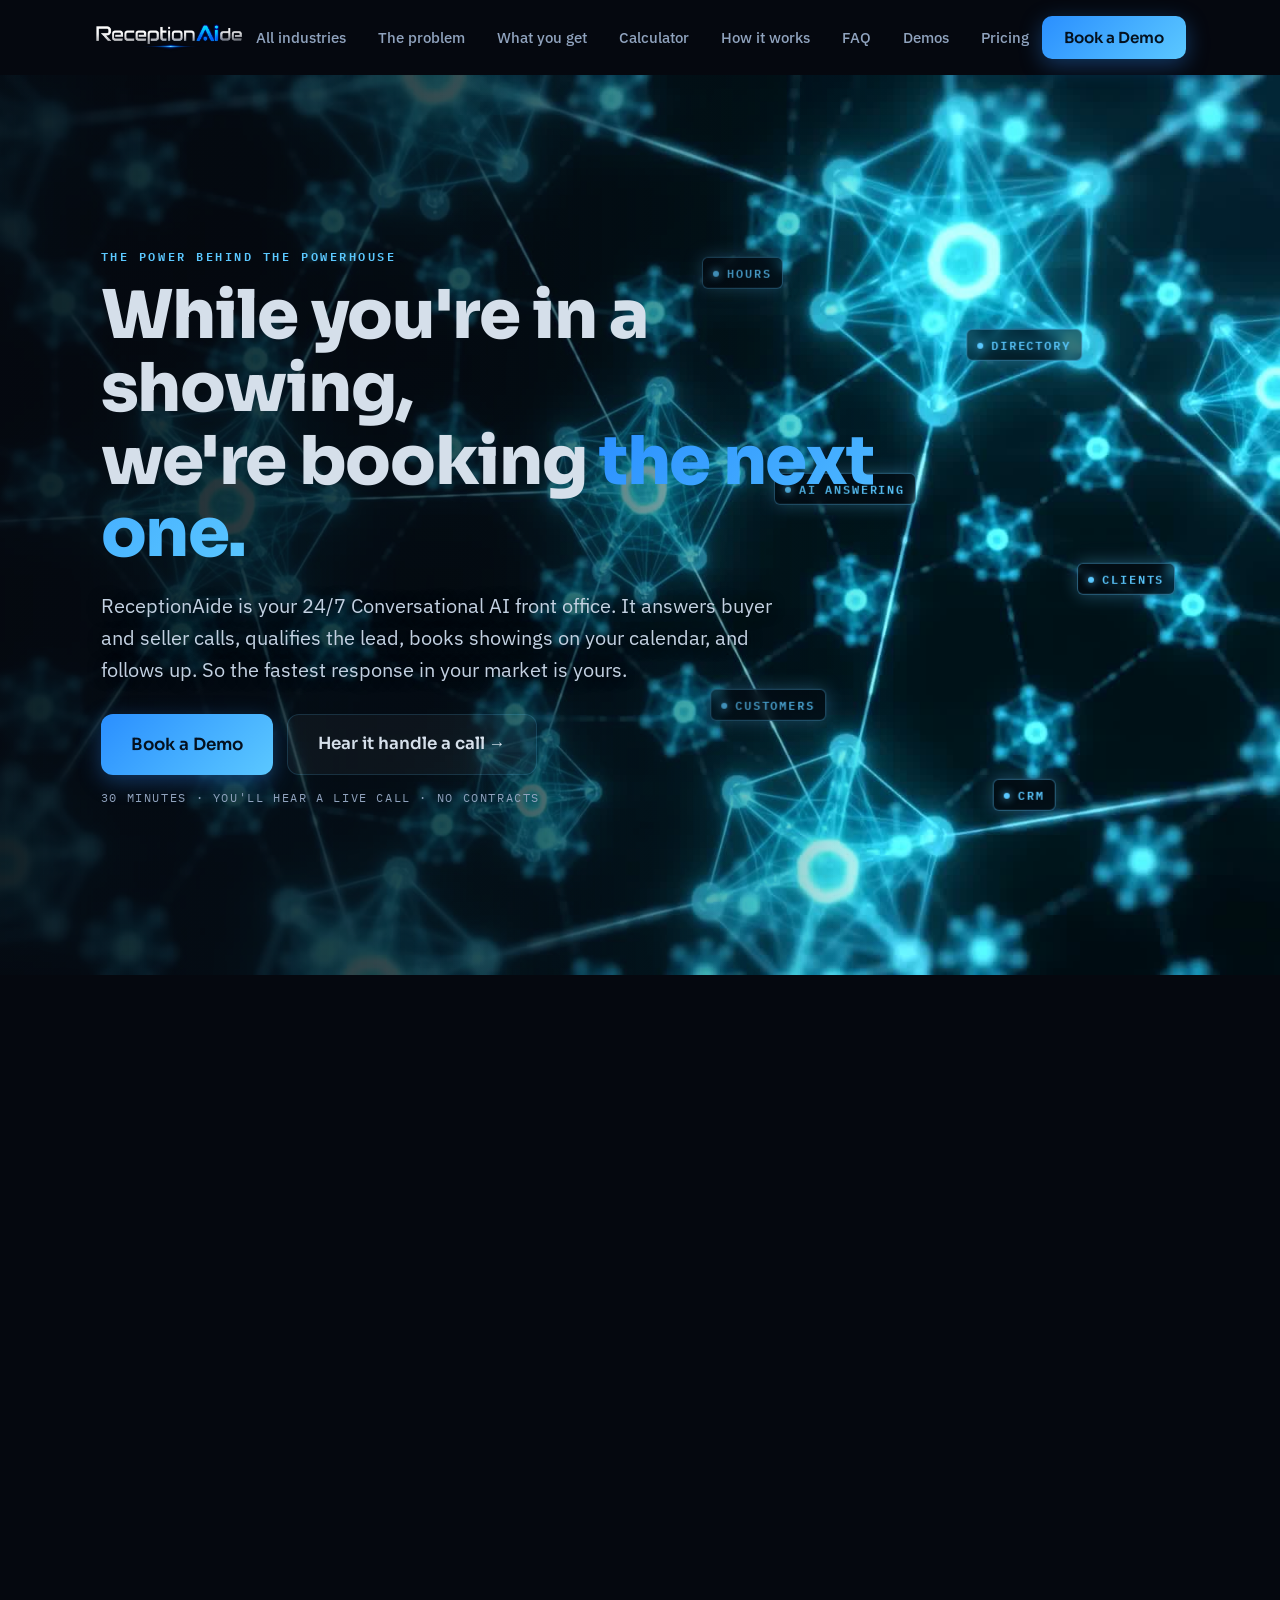
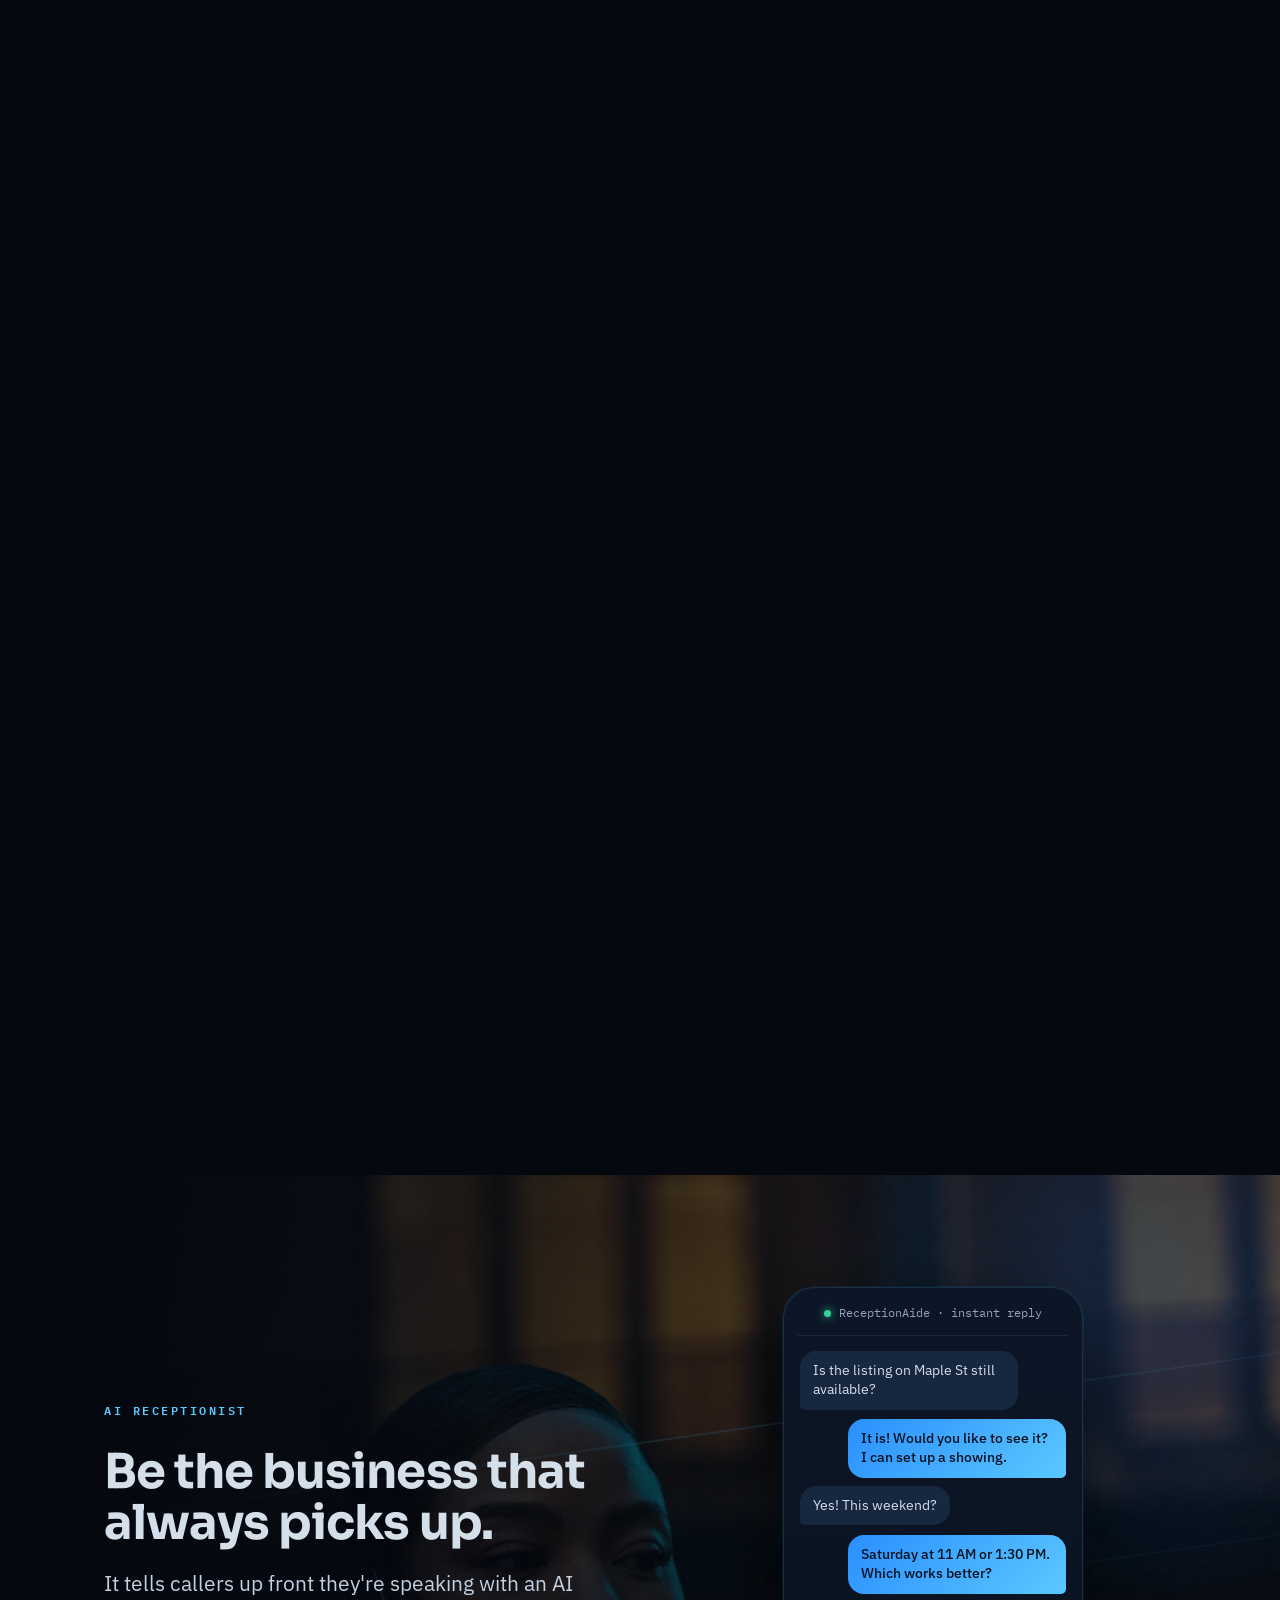
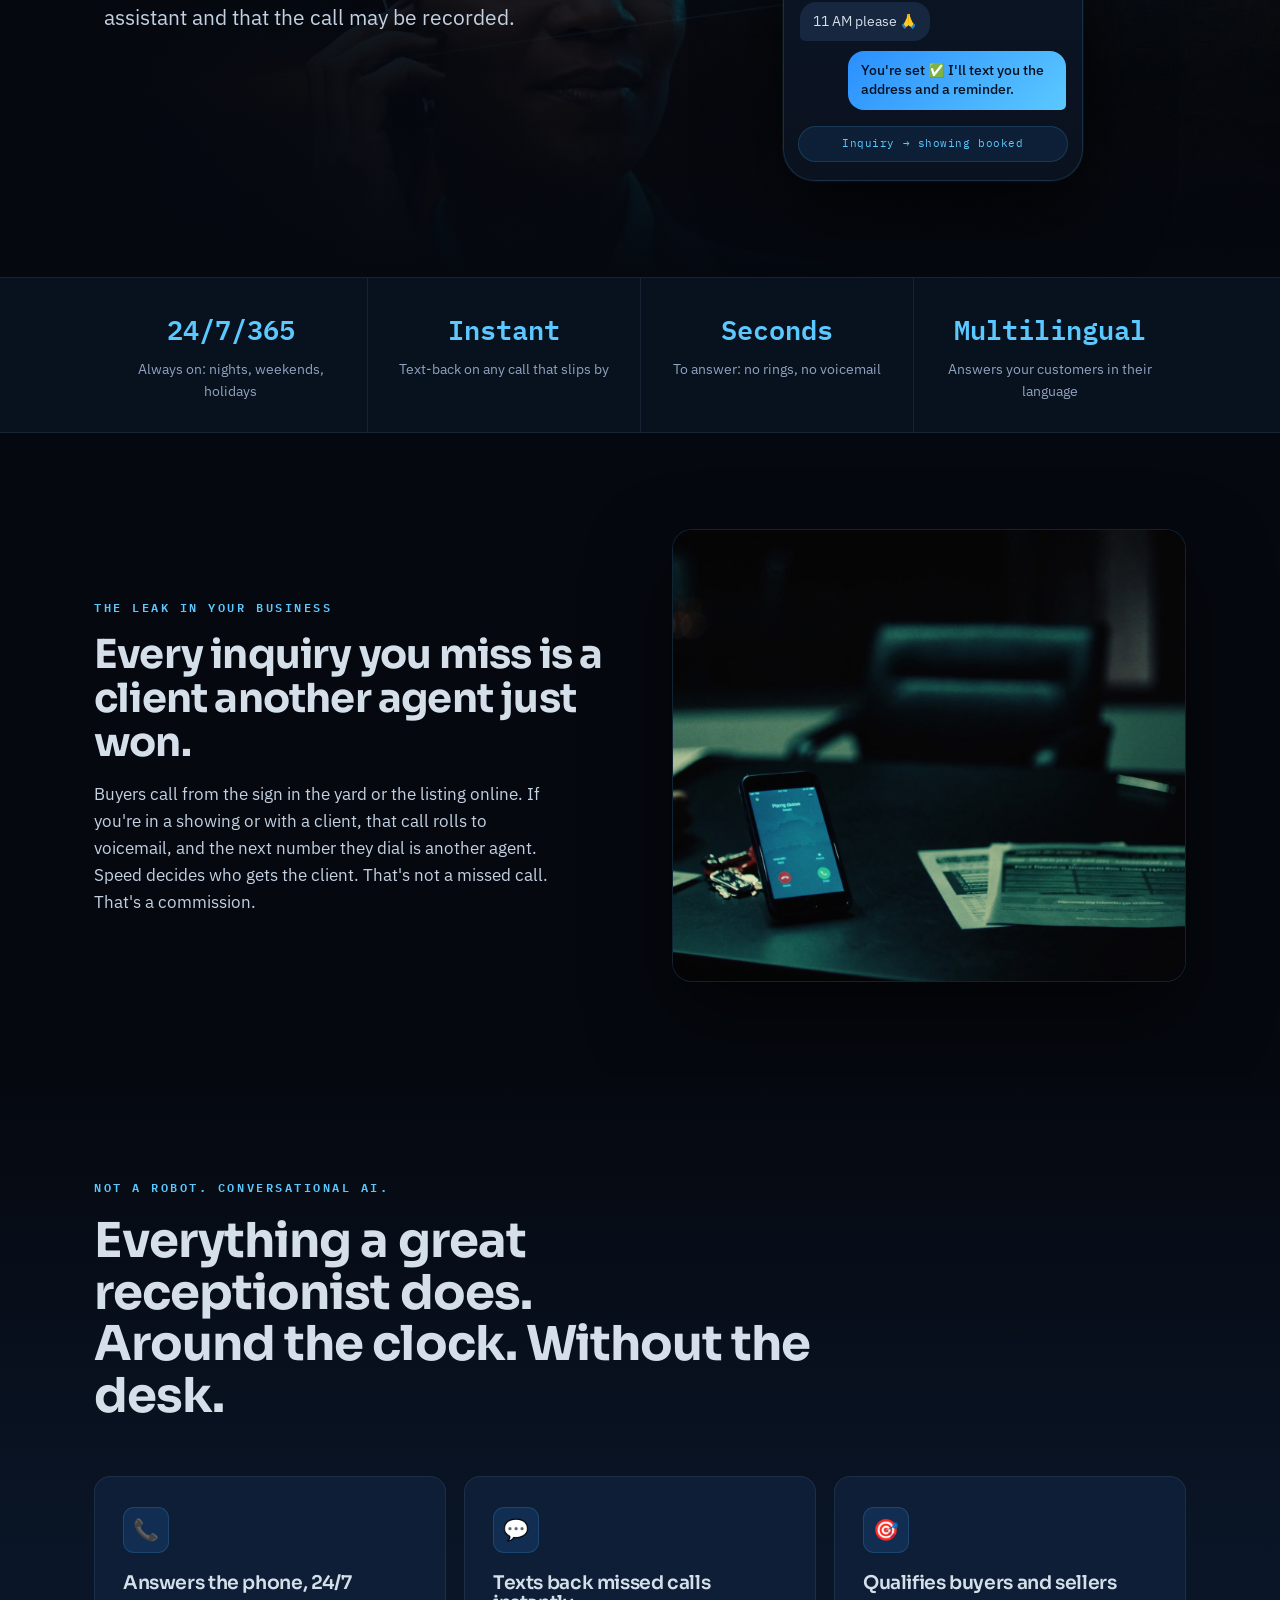
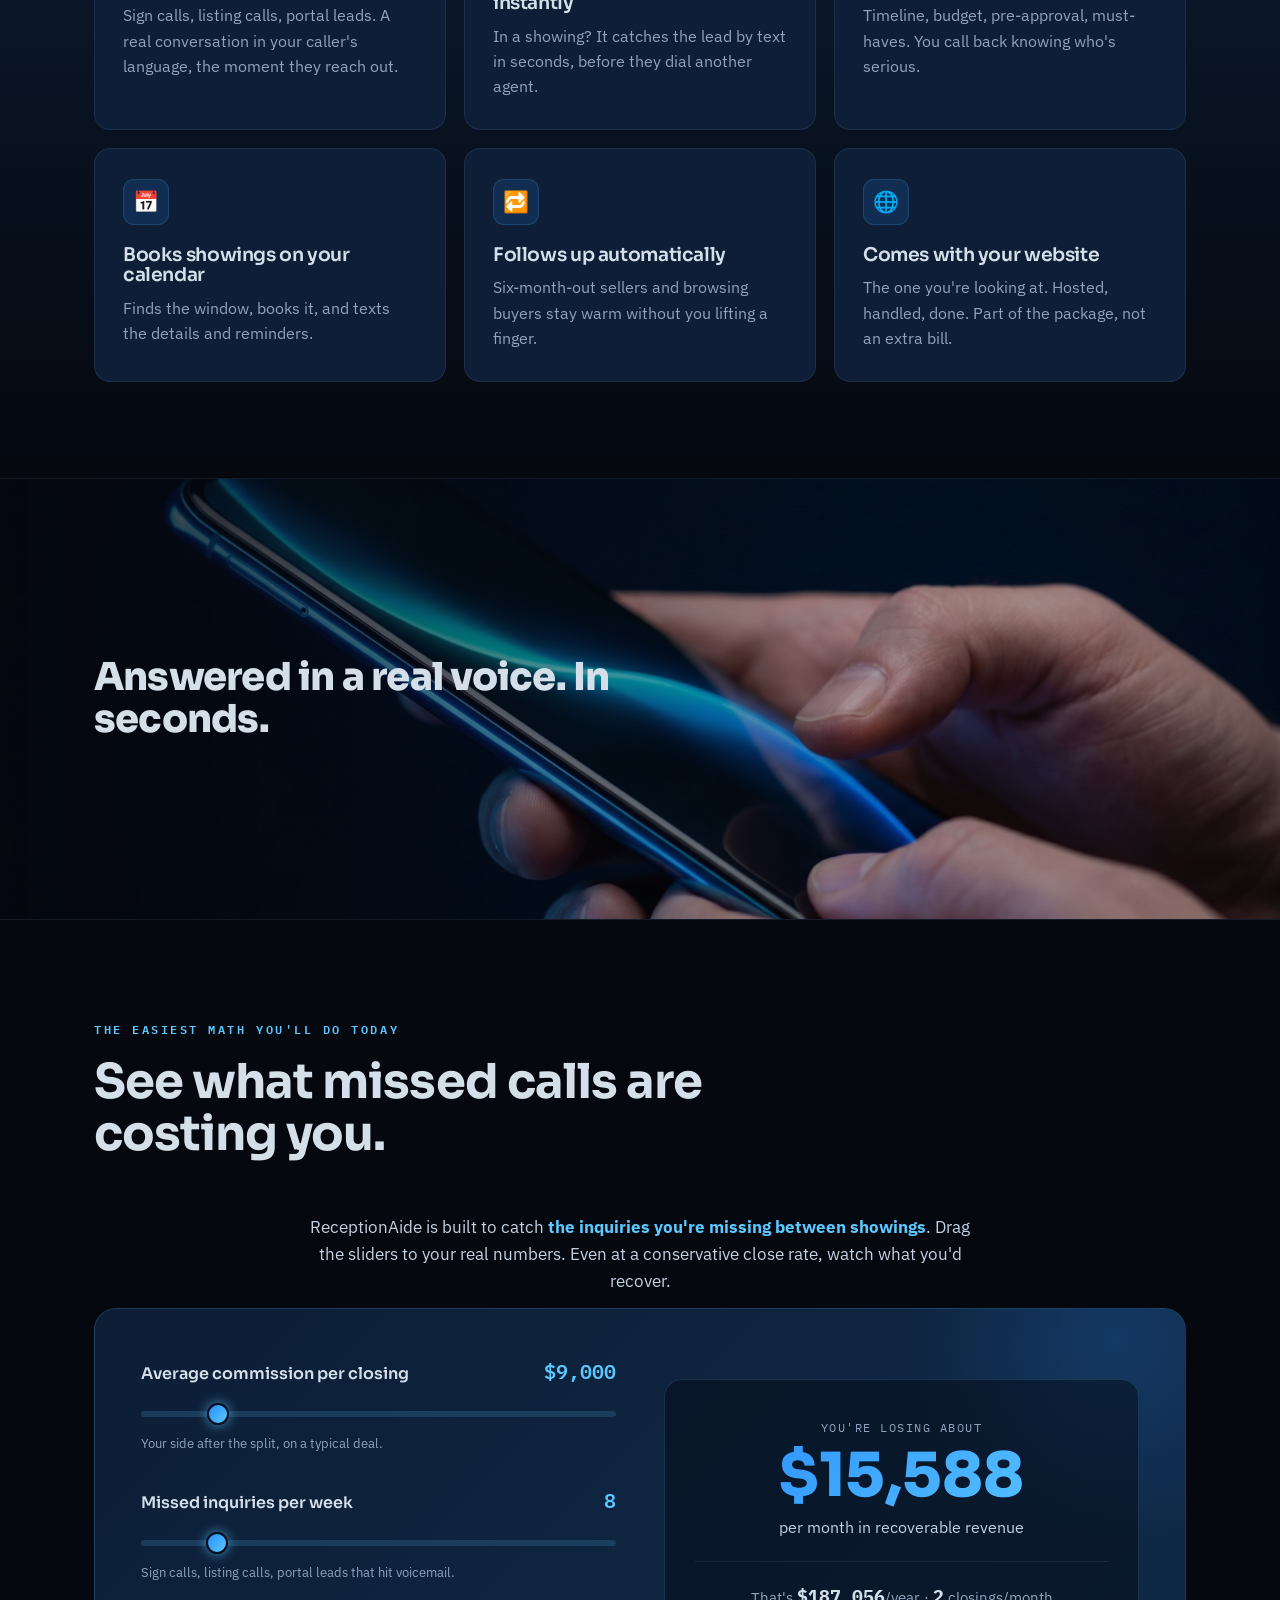
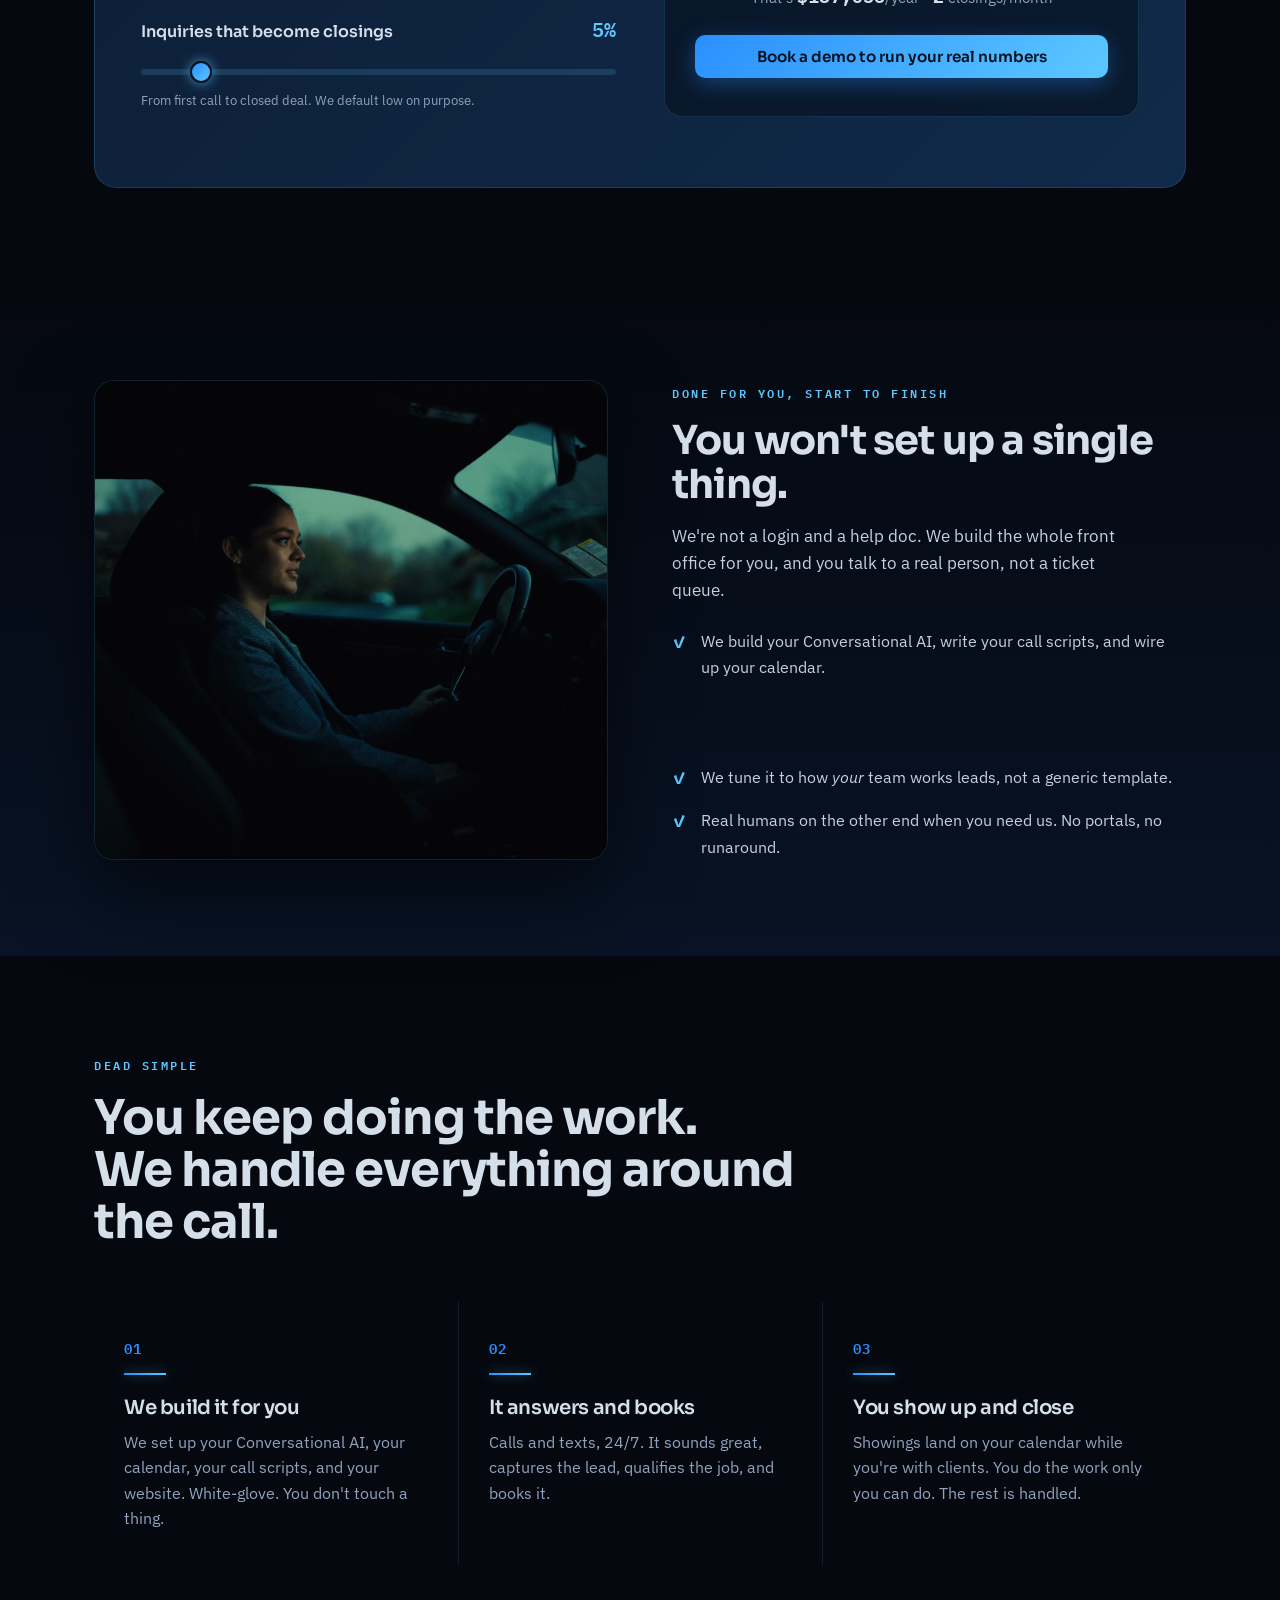
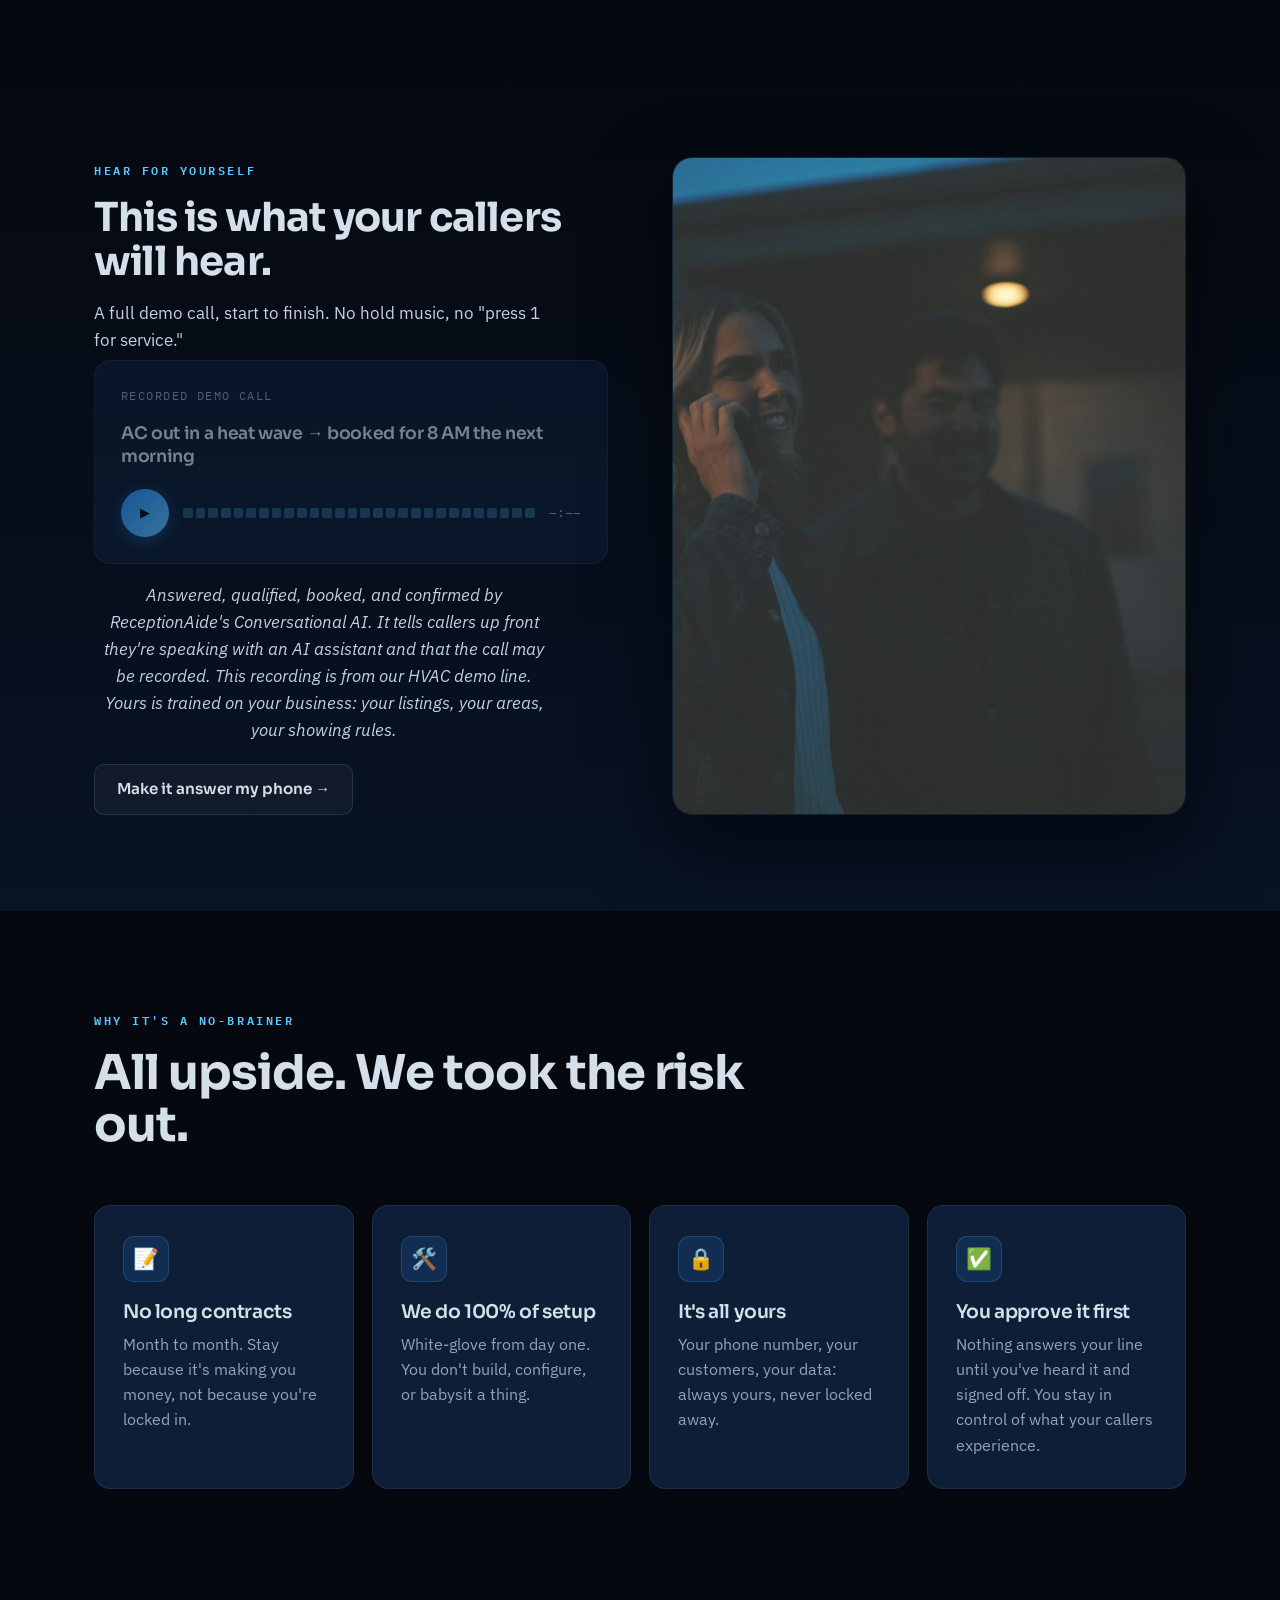
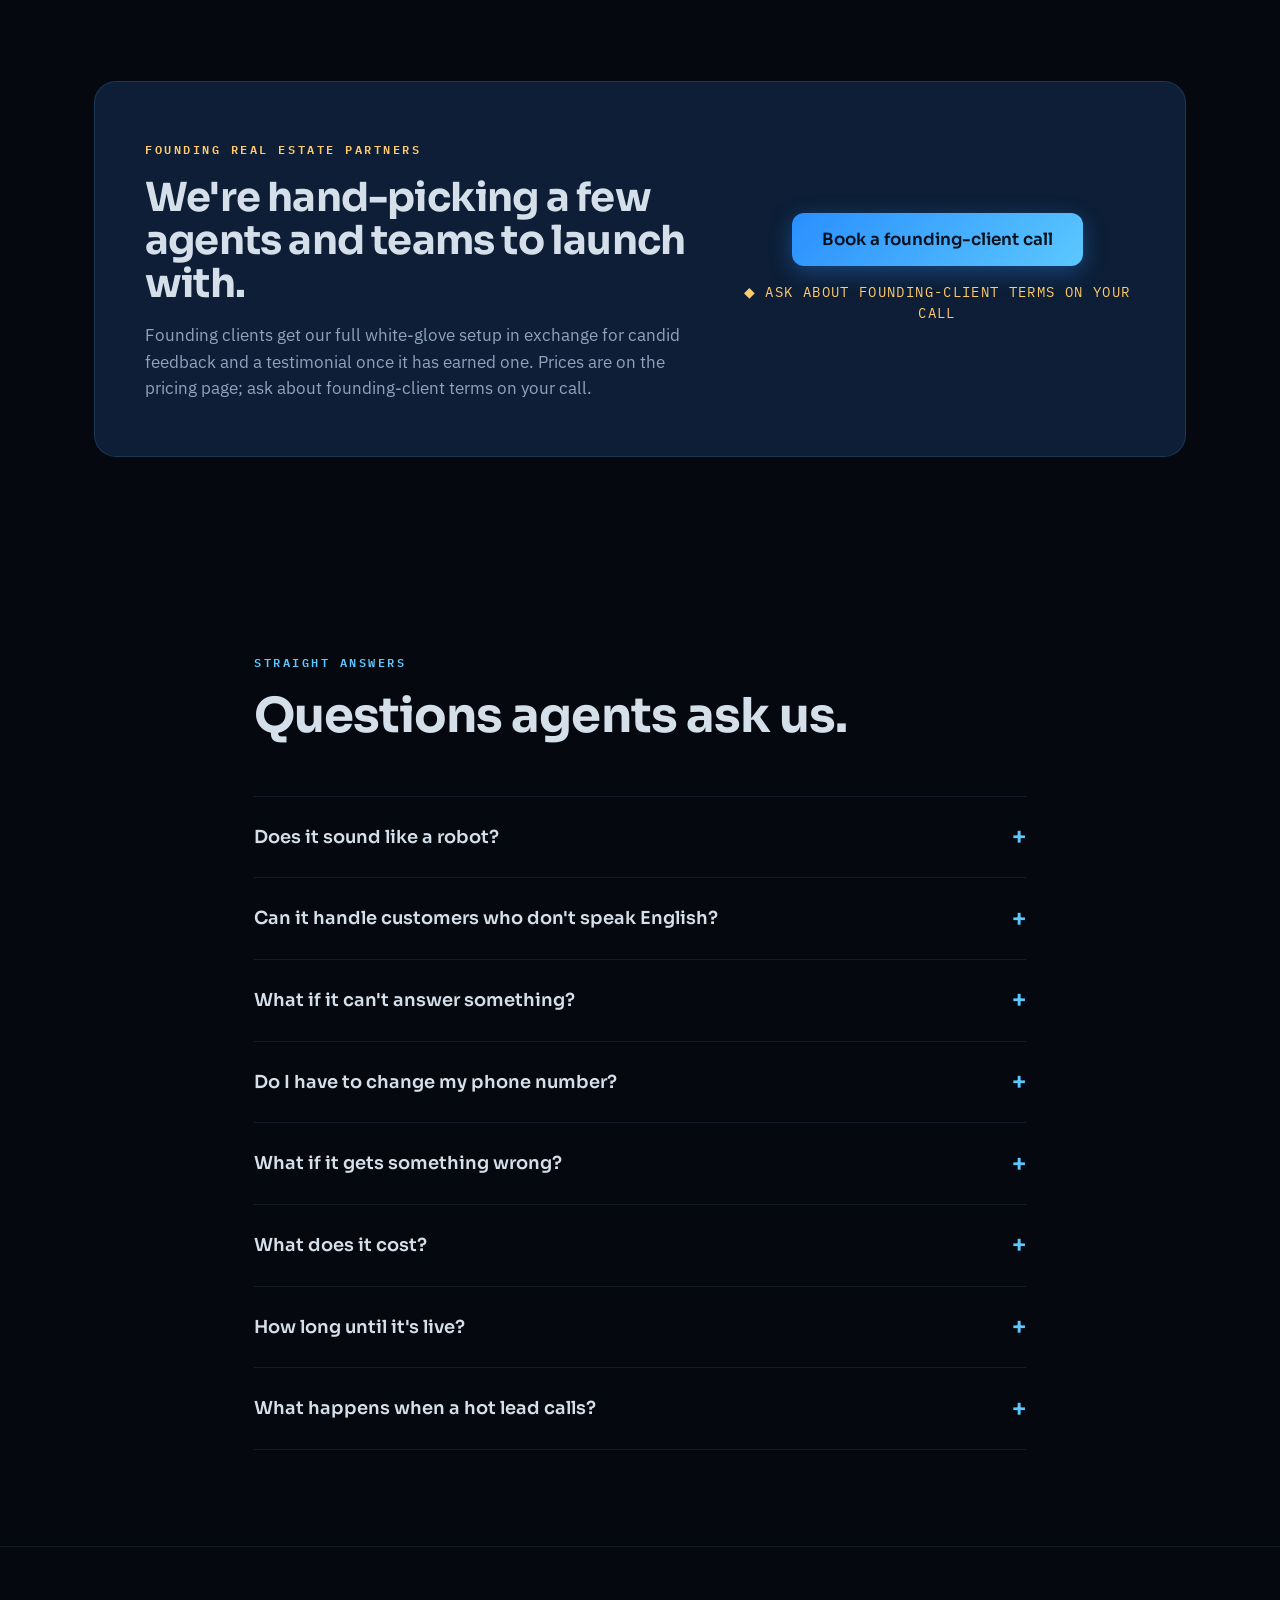
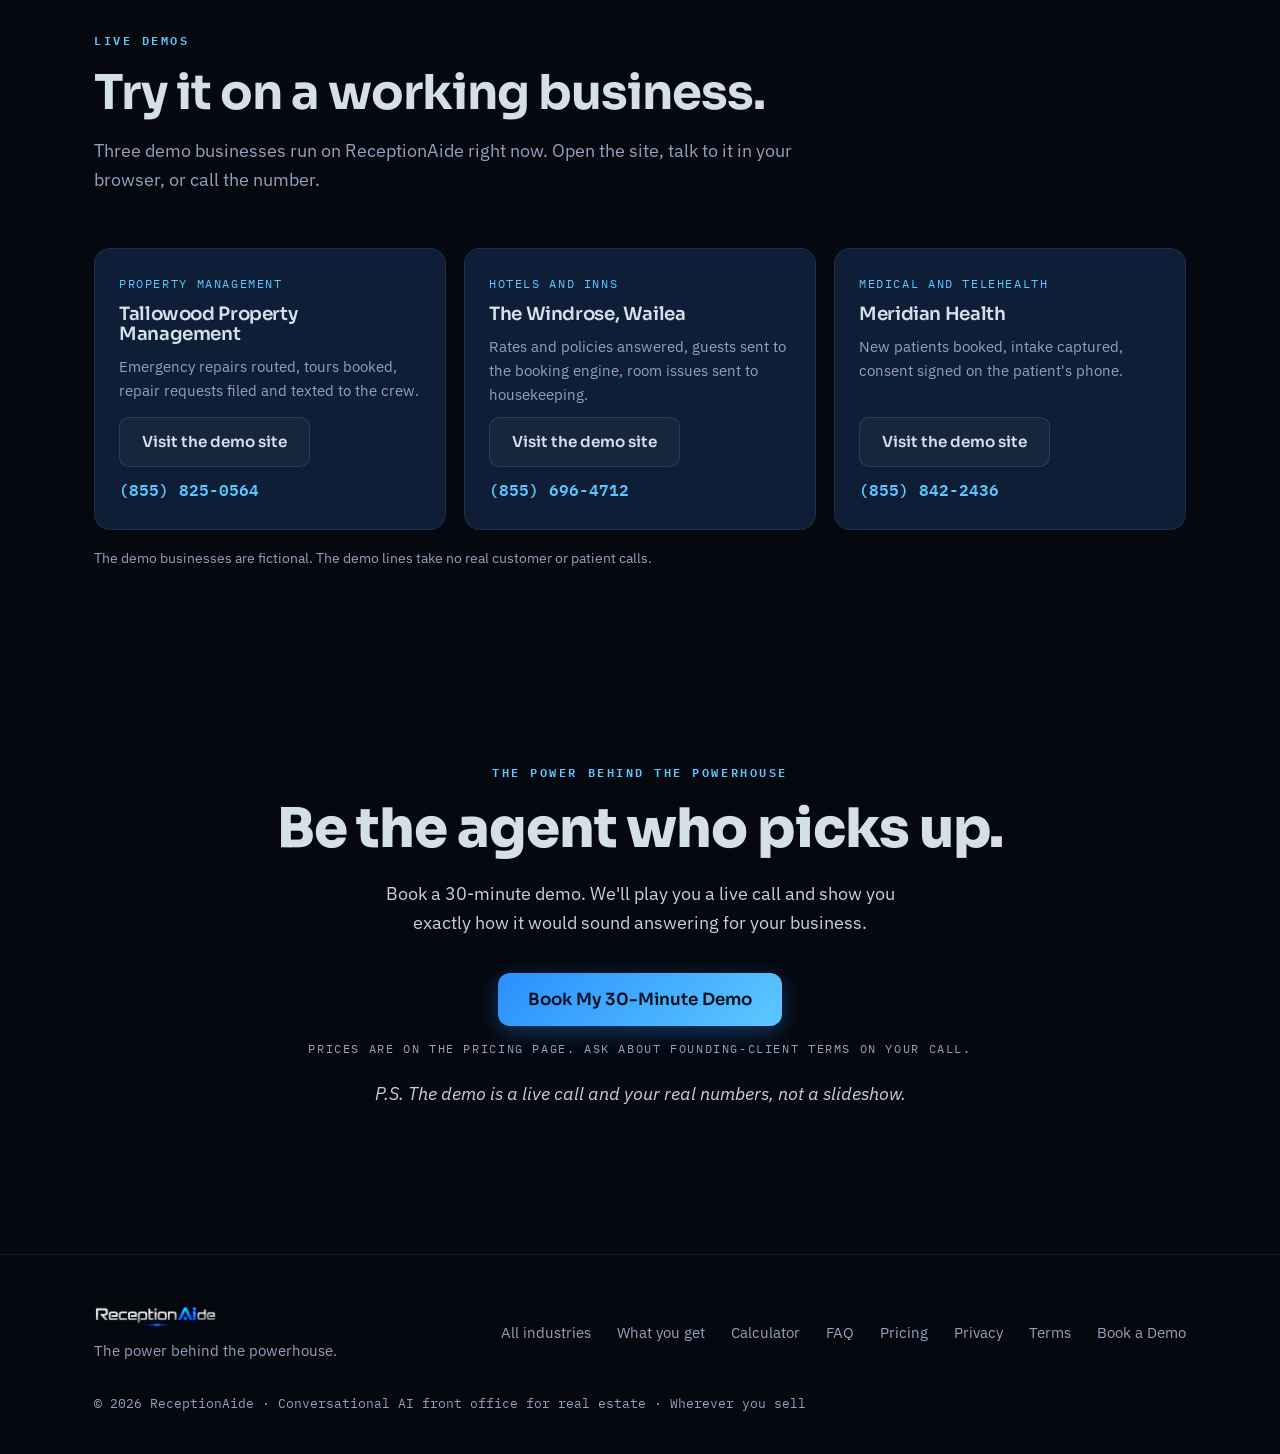
<file: real-estate/index.html>
<!DOCTYPE html>
<html lang="en">
<head>
<meta charset="UTF-8">
<meta name="viewport" content="width=device-width, initial-scale=1.0">
<title>ReceptionAide for Real Estate · The power behind the powerhouse</title>
<meta name="description" content="ReceptionAide is the 24/7 Conversational AI front office for real estate agents and teams. It answers inquiries at speed, qualifies leads, books showings, and follows up. Book a demo.">
<meta property="og:title" content="ReceptionAide for Real Estate · The power behind the powerhouse">
<meta property="og:description" content="The 24/7 Conversational AI front office for real estate. Answers inquiries at speed, qualifies leads, and books showings while you close.">
<meta property="og:type" content="website">
<meta property="og:url" content="https://receptionaide.com/real-estate/">
<meta property="og:image" content="https://receptionaide.com/img/real-estate-agent-modern-home-dusk-phone-call.jpg">
<meta name="theme-color" content="#05080F">
<link rel="icon" href="data:image/svg+xml,<svg xmlns='http://www.w3.org/2000/svg' viewBox='0 0 40 40'><path d='M20 5 L34 33 H26 L20 20 L14 33 H6 Z' fill='%235BC8FF'/><circle cx='20' cy='27' r='3.4' fill='%235BC8FF'/></svg>">
<link rel="preconnect" href="https://fonts.googleapis.com">
<link rel="preconnect" href="https://fonts.gstatic.com" crossorigin>
<link href="https://fonts.googleapis.com/css2?family=Sora:wght@400;600;700;800&family=IBM+Plex+Sans:wght@400;500;600&family=IBM+Plex+Mono:wght@500;600&display=swap" rel="stylesheet">
<link rel="stylesheet" href="/scroll-story.css">
<script src="/scroll-story.js" defer></script>
<style>
  :root{
    --ink:#05080F;--navy:#0A1628;--panel:#0D1E36;--panel-2:#102A49;
    --line:rgba(91,200,255,.16);--line-soft:rgba(120,150,190,.14);
    --blue:#2A8FFF;--cyan:#5BC8FF;--silver:#C3D1E2;--white:#D5DFEA;--muted:#90A3BE;
    --grad:linear-gradient(135deg,#2A8FFF 0%,#5BC8FF 100%);--maxw:1140px;
  }
  *{box-sizing:border-box;margin:0;padding:0}
  html{scroll-behavior:smooth}
  body{background:var(--ink);color:var(--white);font-family:"IBM Plex Sans",system-ui,sans-serif;line-height:1.6;-webkit-font-smoothing:antialiased;overflow-x:hidden;overflow-x:clip}
  a{color:inherit;text-decoration:none}
  .wrap{max-width:var(--maxw);margin:0 auto;padding:0 24px}
  .eyebrow{font-family:"IBM Plex Mono",monospace;font-size:.72rem;font-weight:600;letter-spacing:.22em;text-transform:uppercase;color:var(--cyan);display:inline-block;margin-bottom:18px}
  h1,h2,h3{font-family:"Sora",sans-serif;line-height:1.08;letter-spacing:-.02em}
  .section{padding:96px 0;position:relative}
  .section-head{max-width:720px;margin-bottom:54px}
  .section-head h2{font-size:clamp(1.9rem,4.4vw,3rem);font-weight:700}
  .section-head p{color:var(--muted);font-size:1.12rem;margin-top:18px}

  #power{position:fixed;top:0;left:0;height:3px;width:0;z-index:120;background:var(--grad);box-shadow:0 0 14px rgba(91,200,255,.8);transition:width .1s linear}

  header{position:sticky;top:0;z-index:100;transition:background .3s,border-color .3s;border-bottom:1px solid transparent}
  header.scrolled{background:rgba(7,12,22,.82);backdrop-filter:blur(14px);border-bottom:1px solid var(--line-soft)}
  .nav{display:flex;align-items:center;justify-content:space-between;height:74px}
  .brand{display:flex;align-items:center;gap:11px;font-family:"Sora",sans-serif;font-weight:700;font-size:1.32rem}
  .brand .mark{width:30px;height:30px;flex:0 0 auto}
  .logo-img{height:34px;width:auto;display:block;animation:logoGlow 3.6s ease-in-out infinite}
  .foot .logo-img{height:28px}
  @keyframes logoGlow{0%,100%{filter:drop-shadow(0 0 3px rgba(91,200,255,.12))}50%{filter:drop-shadow(0 0 11px rgba(91,200,255,.42))}}
  .wordmark .r{color:var(--white)}
  .wordmark .ai{background:var(--grad);-webkit-background-clip:text;background-clip:text;color:transparent;animation:glow 3.4s ease-in-out infinite}
  .wordmark .de{color:var(--silver)}
  @keyframes glow{0%,100%{filter:drop-shadow(0 0 4px rgba(91,200,255,.25))}50%{filter:drop-shadow(0 0 12px rgba(91,200,255,.7))}}
  .nav-links{display:flex;align-items:center;gap:32px}
  .nav-links a{color:var(--muted);font-size:.95rem;font-weight:500;transition:color .2s}
  .nav-links a:hover{color:var(--white)}
  .btn{font-family:"Sora",sans-serif;font-weight:600;font-size:.95rem;padding:12px 22px;border-radius:10px;cursor:pointer;border:none;display:inline-flex;align-items:center;gap:9px;transition:transform .2s,box-shadow .2s,background .2s}
  .btn-primary{background:var(--grad);color:#04111f;box-shadow:0 6px 22px rgba(42,143,255,.35)}
  .btn-primary:hover{transform:translateY(-2px);box-shadow:0 10px 32px rgba(42,143,255,.55)}
  .btn-ghost{background:rgba(255,255,255,.04);color:var(--white);border:1px solid var(--line)}
  .btn-ghost:hover{background:rgba(91,200,255,.1);border-color:var(--cyan)}
  .btn-lg{padding:16px 30px;font-size:1.05rem;border-radius:12px}

  .hero{position:relative;padding:112px 0 96px;overflow:hidden}
  .hero-bg{position:absolute;inset:0;z-index:0;overflow:hidden}
  .blob{position:absolute;border-radius:50%;filter:blur(90px);opacity:.55}
  .blob.b1{width:620px;height:620px;background:radial-gradient(circle,#1559b8,transparent 70%);top:-200px;right:-160px;animation:drift1 16s ease-in-out infinite}
  .blob.b2{width:520px;height:520px;background:radial-gradient(circle,#0b3f7a,transparent 70%);bottom:-220px;left:-140px;animation:drift2 19s ease-in-out infinite}
  .streak{position:absolute;height:2px;width:140%;left:-20%;background:linear-gradient(90deg,transparent,rgba(91,200,255,.55),transparent);opacity:.5}
  .streak.s1{top:38%;transform:rotate(-8deg);animation:slide 9s linear infinite}
  .streak.s2{top:64%;transform:rotate(-8deg);animation:slide 13s linear infinite;animation-delay:-4s;opacity:.3}
  @keyframes slide{0%{transform:translateX(-30%) rotate(-8deg)}100%{transform:translateX(30%) rotate(-8deg)}}
  @keyframes drift1{0%,100%{transform:translate(0,0)}50%{transform:translate(-40px,40px)}}
  @keyframes drift2{0%,100%{transform:translate(0,0)}50%{transform:translate(40px,-30px)}}
  .hero-grid{position:absolute;inset:0;z-index:0;opacity:.4;background-image:linear-gradient(rgba(91,200,255,.05) 1px,transparent 1px),linear-gradient(90deg,rgba(91,200,255,.05) 1px,transparent 1px);background-size:54px 54px;mask-image:radial-gradient(ellipse 80% 60% at 50% 30%,#000,transparent 75%)}
  .hero-inner{position:relative;z-index:2;max-width:880px}
  .hero h1{font-size:clamp(2.4rem,6vw,4.5rem);font-weight:800;margin:8px 0 24px}
  .hero h1 .hl{background:var(--grad);-webkit-background-clip:text;background-clip:text;color:transparent}
  .hero p.sub{font-size:clamp(1.08rem,2.2vw,1.32rem);color:var(--silver);max-width:660px;margin-bottom:36px}
  .hero-cta{display:flex;gap:14px;flex-wrap:wrap;margin-bottom:0}

  /* stat band */
  .stats{border-top:1px solid var(--line-soft);border-bottom:1px solid var(--line-soft);background:rgba(13,30,54,.4)}
  .stat-row{display:grid;grid-template-columns:repeat(4,1fr);gap:0}
  .stat{padding:30px 20px;text-align:center;border-left:1px solid var(--line-soft)}
  .stat:first-child{border-left:none}
  .stat .v{font-family:"IBM Plex Mono",monospace;font-size:1.7rem;font-weight:600;color:var(--cyan)}
  .stat .l{color:var(--muted);font-size:.86rem;margin-top:6px}

  .problem .section-head h2{font-size:clamp(1.9rem,4.6vw,3.1rem)}
  .lead-line{color:var(--white)}

  .features{background:linear-gradient(180deg,var(--ink),var(--navy) 50%,var(--ink))}
  .grid3{display:grid;grid-template-columns:repeat(3,1fr);gap:18px}
  .card{background:var(--panel);border:1px solid var(--line-soft);border-radius:16px;padding:30px 28px;transition:transform .22s,border-color .22s,box-shadow .22s}
  .card:hover{transform:translateY(-4px);border-color:var(--line);box-shadow:0 14px 40px rgba(3,12,26,.6)}
  .card .ico{width:46px;height:46px;border-radius:11px;background:rgba(42,143,255,.14);border:1px solid var(--line);display:flex;align-items:center;justify-content:center;margin-bottom:20px;font-size:1.3rem}
  .card h3{font-size:1.18rem;font-weight:600;margin-bottom:10px}
  .card p{color:var(--muted);font-size:.98rem}
  .close-line{text-align:center;font-family:"Sora",sans-serif;font-weight:600;font-size:clamp(1.2rem,2.6vw,1.6rem);margin-top:48px;color:var(--silver)}
  .close-line b{color:var(--cyan)}

  .steps{display:grid;grid-template-columns:repeat(3,1fr);gap:0}
  .step{padding:34px 30px;position:relative;border-left:1px solid var(--line-soft)}
  .step:first-child{border-left:none}
  .step .n{font-family:"IBM Plex Mono",monospace;font-size:.9rem;font-weight:600;color:var(--blue);letter-spacing:.1em}
  .step .bar{height:2px;width:42px;background:var(--grad);margin:14px 0 22px;box-shadow:0 0 12px rgba(91,200,255,.6)}
  .step h3{font-size:1.24rem;font-weight:600;margin-bottom:12px}
  .step p{color:var(--muted);font-size:.99rem}

  /* trust block */
  .trust{background:linear-gradient(180deg,var(--ink),#081325)}
  .trust-inner{display:grid;grid-template-columns:1fr 1fr;gap:46px;align-items:center}
  .trust-inner h2{font-size:clamp(1.8rem,4vw,2.7rem);font-weight:700}
  .trust-inner p{color:var(--muted);font-size:1.1rem;margin-top:18px}
  .trust-list{list-style:none;display:flex;flex-direction:column;gap:16px}
  .trust-list li{display:flex;gap:14px;align-items:flex-start;font-size:1.02rem;color:var(--silver)}
  .trust-list .ck{color:var(--cyan);font-weight:700;flex:0 0 auto;margin-top:1px}

  /* calculator */
  .calc-box{background:linear-gradient(135deg,var(--panel),var(--panel-2));border:1px solid var(--line);border-radius:22px;padding:46px;display:grid;grid-template-columns:1fr 1fr;gap:48px;align-items:center;position:relative;overflow:hidden}
  .calc-box::before{content:"";position:absolute;width:420px;height:420px;border-radius:50%;background:radial-gradient(circle,rgba(42,143,255,.18),transparent 70%);top:-180px;right:-140px}
  .calc-controls{position:relative;z-index:2}
  .slider-group{margin-bottom:30px}
  .slider-top{display:flex;justify-content:space-between;align-items:baseline;margin-bottom:12px}
  .slider-top label{font-family:"Sora",sans-serif;font-weight:600;font-size:1rem}
  .slider-top .val{font-family:"IBM Plex Mono",monospace;font-size:1.25rem;font-weight:600;color:var(--cyan)}
  input[type=range]{-webkit-appearance:none;appearance:none;width:100%;height:6px;border-radius:5px;background:rgba(91,200,255,.16);outline:none}
  input[type=range]::-webkit-slider-thumb{-webkit-appearance:none;appearance:none;width:22px;height:22px;border-radius:50%;background:var(--grad);cursor:pointer;box-shadow:0 0 12px rgba(91,200,255,.7);border:2px solid #08111f}
  input[type=range]::-moz-range-thumb{width:22px;height:22px;border:2px solid #08111f;border-radius:50%;background:#3da0ff;cursor:pointer;box-shadow:0 0 12px rgba(91,200,255,.7)}
  .slider-sub{color:var(--muted);font-size:.82rem;margin-top:8px}
  .calc-out{position:relative;z-index:2;text-align:center;background:rgba(5,10,20,.5);border:1px solid var(--line);border-radius:18px;padding:38px 30px}
  .calc-out .pre{font-family:"IBM Plex Mono",monospace;font-size:.78rem;letter-spacing:.12em;text-transform:uppercase;color:var(--muted)}
  .calc-out .big{font-family:"Sora",sans-serif;font-weight:800;font-size:clamp(2.6rem,6vw,3.8rem);background:var(--grad);-webkit-background-clip:text;background-clip:text;color:transparent;margin:8px 0;line-height:1}
  .calc-out .big-sub{color:var(--silver);font-size:1rem}
  .calc-out .yr{margin-top:20px;padding-top:20px;border-top:1px solid var(--line-soft);color:var(--muted);font-size:.95rem}
  .calc-out .yr b{font-family:"IBM Plex Mono",monospace;color:var(--white);font-size:1.15rem}
  .calc-out .btn{margin-top:24px;width:100%;justify-content:center}
  .calc-frame{text-align:center;max-width:680px;margin:0 auto 14px;color:var(--silver);font-size:1.05rem}
  .calc-frame b{color:var(--cyan)}

  .founding-box{background:var(--panel);border:1px solid var(--line);border-radius:22px;padding:54px 50px;display:grid;grid-template-columns:1.4fr 1fr;gap:40px;align-items:center}
  .founding-box .eyebrow{color:#FFCB6B}
  .founding-box h2{font-size:clamp(1.7rem,3.6vw,2.5rem);font-weight:700}
  .founding-box p{color:var(--muted);margin-top:16px;font-size:1.05rem}
  .founding-cta{text-align:center}
  .spots{font-family:"IBM Plex Mono",monospace;color:#FFCB6B;font-size:.85rem;letter-spacing:.1em;margin-top:16px}

  .audio{background:linear-gradient(180deg,var(--ink),#081325)}
  .audio-grid{display:grid;grid-template-columns:repeat(3,1fr);gap:18px}
  .player{background:var(--panel);border:1px solid var(--line-soft);border-radius:16px;padding:26px;transition:border-color .2s;cursor:pointer}
  .player:hover{border-color:var(--line)}
  .player .tag{font-family:"IBM Plex Mono",monospace;font-size:.74rem;letter-spacing:.12em;text-transform:uppercase;color:var(--muted);margin-bottom:16px}
  .player h3{font-size:1.08rem;font-weight:600;margin-bottom:20px;line-height:1.35}
  .player-ctrl{display:flex;align-items:center;gap:14px}
  .play{width:48px;height:48px;flex:0 0 auto;border-radius:50%;border:none;cursor:pointer;background:var(--grad);display:flex;align-items:center;justify-content:center;box-shadow:0 4px 16px rgba(42,143,255,.4);transition:transform .15s;color:#04111f}
  .play:hover{transform:scale(1.07)}
  .wave{display:flex;align-items:center;gap:3px;height:34px;flex:1;cursor:pointer}
  .wave i{flex:1;background:rgba(91,200,255,.35);border-radius:2px;height:30%;transition:background .15s,height .15s}
  .wave i.done{background:var(--cyan);height:70%}
  .player.playing .wave i{animation:bounce 1s ease-in-out infinite}
  .player.unavailable{opacity:.55;pointer-events:none}
  .wave i:nth-child(2n){animation-delay:.15s}.wave i:nth-child(3n){animation-delay:.3s}.wave i:nth-child(4n){animation-delay:.45s}
  @keyframes bounce{0%,100%{height:25%}50%{height:90%}}
  .dur{font-family:"IBM Plex Mono",monospace;font-size:.82rem;color:var(--muted)}
  .audio-note{text-align:center;color:var(--muted);font-size:.88rem;margin-top:26px;font-style:italic}

  .faq-item{border-top:1px solid var(--line-soft);padding:26px 0;cursor:pointer}
  .faq-item:last-child{border-bottom:1px solid var(--line-soft)}
  .faq-q{display:flex;justify-content:space-between;align-items:center;gap:20px;font-family:"Sora",sans-serif;font-weight:600;font-size:1.12rem}
  .faq-q .plus{color:var(--cyan);font-size:1.5rem;flex:0 0 auto;transition:transform .25s;line-height:1}
  .faq-item.open .plus{transform:rotate(45deg)}
  .faq-a{max-height:0;overflow:hidden;transition:max-height .3s ease;color:var(--muted)}
  .faq-a p{padding-top:14px;font-size:1.02rem}

  .final{text-align:center;padding:110px 0}
  .final h2{font-size:clamp(2.1rem,5vw,3.4rem);font-weight:800}
  .final p{color:var(--silver);font-size:1.15rem;max-width:560px;margin:20px auto 36px}
  .cta-note{margin-top:14px;font-family:"IBM Plex Mono",monospace;font-size:.72rem;letter-spacing:.14em;text-transform:uppercase;color:var(--muted)}
  .ps-line{margin-top:22px;color:var(--muted);font-size:.92rem;font-style:italic}

  footer{border-top:1px solid var(--line-soft);padding:48px 0 40px}
  .foot{display:flex;justify-content:space-between;align-items:center;gap:24px;flex-wrap:wrap}
  .foot .tag{color:var(--muted);font-size:.92rem;margin-top:8px}
  .foot-links{display:flex;flex-wrap:wrap;gap:10px 26px;color:var(--muted);font-size:.92rem}
  .foot-links a:hover{color:var(--white)}
  .copy{color:var(--muted);font-size:.84rem;margin-top:30px;font-family:"IBM Plex Mono",monospace}


  /* hero 2-col + phone */
  .hero-inner{display:grid;grid-template-columns:1.05fr .95fr;gap:48px;align-items:center;max-width:1120px}
  .hero-visual{display:flex;justify-content:center;position:relative;z-index:2}
  .phone{width:300px;max-width:100%;background:linear-gradient(180deg,#0c1626,#0a1220);border:1px solid var(--line);border-radius:32px;padding:16px 14px 18px;box-shadow:0 30px 80px rgba(0,0,0,.6),0 0 0 1px rgba(91,200,255,.08);position:relative}
  .phone-top{display:flex;align-items:center;gap:8px;justify-content:center;font-size:.72rem;color:var(--muted);font-family:"IBM Plex Mono",monospace;padding-bottom:13px;border-bottom:1px solid var(--line-soft);margin-bottom:13px}
  .pdot{width:7px;height:7px;border-radius:50%;background:#34d399;box-shadow:0 0 8px #34d399}
  .thread{display:flex;flex-direction:column;gap:9px;padding:2px}
  .msg{max-width:82%;padding:10px 13px;border-radius:16px;font-size:.86rem;line-height:1.4;opacity:0;animation:pop .5s ease forwards;animation-delay:var(--d)}
  .msg.in{align-self:flex-start;background:#16273f;color:var(--white);border-bottom-left-radius:5px}
  .msg.out{align-self:flex-end;background:var(--grad);color:#04111f;border-bottom-right-radius:5px;font-weight:500}
  @keyframes pop{from{opacity:0;transform:translateY(8px) scale(.96)}to{opacity:1;transform:none}}
  .phone-badge{margin-top:15px;text-align:center;font-family:"IBM Plex Mono",monospace;font-size:.7rem;letter-spacing:.05em;color:var(--cyan);background:rgba(42,143,255,.1);border:1px solid var(--line);border-radius:20px;padding:8px 12px}

  /* risk grid */
  .grid4{display:grid;grid-template-columns:repeat(4,1fr);gap:18px}
  .card.guarantee{border-color:rgba(91,200,255,.4);border-style:dashed}

  /* scroll motion: /scroll-story (shared pair at /scroll-story.css and /scroll-story.js); theme only, no overrides of the pair */
  :root{--ss-chapter-color:rgba(213,223,234,.45);--ss-chapter-active:var(--cyan);--ss-chapter-left:20px}
  @media(max-width:1359px){.ss-chapters{display:none!important}}
  .ss-js .card.ss-reveal.is-in:hover{transform:translateY(-4px)}
  /* the clip runs 104 frames (ends on the logo), so the scene holds longer and the copy timing is scaled to keep pace */
  .scene{--ss-scrub-height:300vh;--ss-copy-fade:.2}
  .scene .ss-scrub-pin{background:var(--ink)}
  .scene .ss-scrub-copy .wrap{width:100%}
  .scene .ss-scrub-copy .eyebrow{margin-bottom:14px}
  .scene .ss-scrub-copy h1{font-size:clamp(2.2rem,5.6vw,4.2rem);font-weight:800;margin:0 0 20px;max-width:15ch}
  .scene .ss-scrub-copy h1 .hl{background:var(--grad);-webkit-background-clip:text;background-clip:text;color:transparent}
  .scene .ss-scrub-copy p.sub{color:var(--silver);font-size:clamp(1rem,1.9vw,1.25rem);max-width:56ch;margin:0 0 28px;text-shadow:0 1px 14px rgba(0,0,0,.8)}
  .scene .ss-scrub-copy .cta-note{margin-top:14px}
  /* opener: the copy sits mid-screen at the start and fades as the clip plays; faded buttons stop taking clicks */
  .ss-js .scene.ss-scrub:not(.is-static) .ss-scrub-copy{justify-content:center;padding-bottom:0}
  .scene.copy-gone .ss-scrub-copy a,.scene.copy-gone .ss-scrub-copy button{pointer-events:none}
  .ss-js .scene .ss-scrub-copy{z-index:2}
  /* scrim behind the opener copy so it reads over the bright network; it fades with the copy */
  .ss-js .scene:not(.is-static) .ss-scrub-copy{background:linear-gradient(90deg,rgba(5,8,15,.9) 0%,rgba(5,8,15,.7) 38%,rgba(5,8,15,0) 70%)}
  @media(max-width:767px){.ss-js .scene:not(.is-static) .ss-scrub-copy{background:rgba(5,8,15,.72)}}
  /* knowledge-base labels: tags on the network that pull toward the center and fade as the camera pulls back */
  .ss-labels{display:none}
  .ss-js .scene:not(.is-static) .ss-labels{display:block;position:absolute;inset:0;z-index:1;pointer-events:none;
    opacity:calc(1 - min(1, var(--ss-p, 0) / .23))}
  .ss-labels span{position:absolute;left:calc(50% + (var(--x) - 50%) * (1 - min(1, var(--ss-p, 0) / .23) * .7));top:calc(50% + (var(--y) - 50%) * (1 - min(1, var(--ss-p, 0) / .23) * .7));
    transform:translate(-50%,-50%) scale(calc(1 - min(1, var(--ss-p, 0) / .23) * .5));
    font-family:"IBM Plex Mono",monospace;font-size:.72rem;font-weight:600;letter-spacing:.16em;text-transform:uppercase;color:var(--cyan);
    background:rgba(5,8,15,.55);border:1px solid rgba(91,200,255,.45);border-radius:6px;padding:6px 10px;white-space:nowrap;
    box-shadow:0 0 18px rgba(91,200,255,.35);backdrop-filter:blur(4px)}
  .ss-labels span::before{content:"";display:inline-block;width:6px;height:6px;border-radius:50%;background:var(--cyan);box-shadow:0 0 8px var(--cyan);margin-right:8px;vertical-align:1px}
  @media(max-width:767px){.ss-js .scene:not(.is-static) .ss-labels{display:none}}
  .hero h2{font-size:clamp(1.9rem,4.4vw,3rem);font-weight:700;margin:8px 0 18px}

  @media(max-width:860px){
    .nav-links{display:none}
    .logo-img{height:28px}
    .grid3,.grid4,.steps,.audio-grid,.calc-box,.trust-inner,.hero-inner{grid-template-columns:1fr}
    .hero-inner{gap:40px}
    .hero-visual{order:2}
    .stat-row{grid-template-columns:1fr 1fr}
    .stat:nth-child(3){border-left:none}
    .stat{min-width:0;padding:26px 10px}
    .stat .v{font-size:1.2rem}
    .step{border-left:none;border-top:1px solid var(--line-soft);padding:28px 4px}
    .step:first-child{border-top:none}
    .founding-box{grid-template-columns:1fr;text-align:center;padding:40px 28px}
    .calc-box{padding:32px 24px;gap:34px}.section{padding:72px 0}
  }
  @media(prefers-reduced-motion:reduce){*{animation:none!important;scroll-behavior:auto!important;transition:none!important}.msg,.ss-reveal{opacity:1!important;transform:none!important}}

  /* ---- IMAGE INTEGRATION (test build) ---- */
  /* hero photographic backdrop — figure sits in the gap between copy and the phone card */
  .hero-photo{position:absolute;inset:0;z-index:0;background-size:cover;background-position:65% 28%;background-repeat:no-repeat;opacity:.6}
  @media(max-width:860px){.hero-photo{background-size:cover;background-position:70% 30%}}
  .hero-scrim{position:absolute;inset:0;z-index:1;background:linear-gradient(90deg,var(--ink) 8%,rgba(5,8,15,.62) 44%,rgba(5,8,15,.20) 100%),linear-gradient(0deg,var(--ink),transparent 58%)}
  .hero .hero-inner{z-index:2}

  /* modern split section: crisp full-strength image one side, clean copy the other; stacks on mobile */
  .split > .wrap{display:grid;grid-template-columns:1fr 1fr;gap:clamp(34px,5vw,76px);align-items:stretch}
  .split-copy{align-self:center}
  .split-copy .eyebrow{margin-bottom:16px}
  .split-copy h2{font-family:"Sora",sans-serif;font-size:clamp(1.7rem,3.2vw,2.5rem);font-weight:700;line-height:1.1;letter-spacing:-.02em;margin-bottom:16px}
  .split-copy > p,.split-copy .lead-line{color:var(--silver);font-size:1.06rem;max-width:46ch}
  .split-media{position:relative;border-radius:20px;overflow:hidden;border:1px solid var(--line);box-shadow:0 34px 80px rgba(0,0,0,.55);min-height:360px;background:#02040a}
  .split-media img{width:100%;height:100%;object-fit:cover;display:block}
  .split-media .split-tag{position:absolute;left:16px;bottom:16px;z-index:2;font-family:"IBM Plex Mono",monospace;font-size:.6rem;font-weight:600;letter-spacing:.16em;text-transform:uppercase;color:var(--cyan);background:rgba(5,8,15,.55);backdrop-filter:blur(8px);padding:7px 12px;border-radius:9px;border:1px solid var(--line)}
  .split .audio-grid{grid-template-columns:1fr;gap:14px;margin-top:6px}
  .split .trust-list{margin-top:24px}
  .split .audio-note{margin-top:18px}
  @media(max-width:860px){.split > .wrap{grid-template-columns:1fr;gap:30px}.split-media{min-height:250px}}
  /* framed section shot */
  .shot{margin:0;border:1px solid var(--line);border-radius:16px;overflow:hidden;line-height:0;box-shadow:0 20px 60px rgba(0,0,0,.5);position:relative}
  .shot img{width:100%;height:auto;display:block}
  .shot.tall img{aspect-ratio:16/9;object-fit:cover}
  .shot figcaption{position:absolute;left:0;right:0;bottom:0;z-index:2;padding:22px 24px;font-family:"IBM Plex Mono",monospace;font-size:.72rem;font-weight:600;letter-spacing:.16em;text-transform:uppercase;color:var(--cyan);background:linear-gradient(0deg,rgba(5,8,15,.9),transparent);line-height:1.4}
  .shot::after{content:"";position:absolute;inset:0;z-index:1;background:linear-gradient(120deg,transparent 55%,rgba(42,143,255,.12));pointer-events:none}
  .shot-wrap{margin-top:44px}
  /* two-up: copy beside image */
  .media-2{display:grid;grid-template-columns:1fr 1fr;gap:40px;align-items:center}
  .media-2.rev .shot{order:-1}
  @media(max-width:820px){.media-2{grid-template-columns:1fr;gap:28px}.media-2.rev .shot{order:0}}
  /* full-bleed band image */
  .band{position:relative;margin:0;line-height:0;border-top:1px solid var(--line-soft);border-bottom:1px solid var(--line-soft)}
  .band img{width:100%;height:auto;display:block;max-height:440px;object-fit:cover}
  .band .band-cap{position:absolute;inset:0;display:flex;align-items:center;z-index:2}
  .band .band-cap .wrap{width:100%}
  .band .band-cap h3{font-family:"Sora",sans-serif;font-weight:800;font-size:clamp(1.5rem,3.4vw,2.4rem);max-width:520px;letter-spacing:-.02em}
  .band::before{content:"";position:absolute;inset:0;z-index:1;background:linear-gradient(90deg,rgba(5,8,15,.86),rgba(5,8,15,.20) 70%)}
</style>
</head>
<body>

<div id="power"></div>

<header id="hdr">
  <div class="wrap nav">
    <a class="brand" href="/">
      <img class="logo-img" src="/img/receptionaide-logo.png" alt="ReceptionAide">
    </a>
    <nav class="nav-links">
      <a href="/">All industries</a><a href="#problem">The problem</a><a href="#what">What you get</a><a href="#calc">Calculator</a><a href="#how">How it works</a><a href="#faq">FAQ</a><a href="#demos">Demos</a><a href="/pricing/">Pricing</a>
    </nav>
    <button class="btn btn-primary" onclick="book()">Book a Demo</button>
  </div>
</header>

<main id="top">

  <!-- Pinned scrub scene, the page opener: shared with /property-management/, brief in ../campaigns/content/02-brief/scroll-property-management-call-path.md. Assets from make-scrub-assets.sh. -->
  <section class="ss-scrub scene" id="start" data-ss-chapter="Start" data-ss-base="/media/scenes/call-path" data-ss-frames="104" data-ss-mode="auto">
    <div class="ss-scrub-pin">
      <img class="ss-scrub-poster" src="/media/scenes/call-path/poster.jpg" alt="A glowing network of connected nodes in cyan and blue on near-black, the opening frame of a camera move that pulls back through a tunnel of light to a phone showing an incoming ReceptionAide call on a dark floor, which collapses into a streak of light and opens into the ReceptionAide logo." width="1920" height="1080" loading="eager" fetchpriority="high" decoding="async">
      <div class="ss-labels" aria-hidden="true">
        <span style="--x:58%;--y:22%">Hours</span>
        <span style="--x:80%;--y:30%">Directory</span>
        <span style="--x:66%;--y:46%">AI answering</span>
        <span style="--x:88%;--y:56%">Clients</span>
        <span style="--x:60%;--y:70%">Customers</span>
        <span style="--x:80%;--y:80%">CRM</span>
      </div>
      <div class="ss-scrub-copy">
        <div class="wrap">
          <span class="eyebrow">The power behind the powerhouse</span>
          <h1>While you're in a showing,<br>we're booking <span class="hl">the next one.</span></h1>
          <p class="sub">ReceptionAide is your 24/7 Conversational AI front office. It answers buyer and seller calls, qualifies the lead, books showings on your calendar, and follows up. So the fastest response in your market is yours.</p>
          <div class="hero-cta">
            <button class="btn btn-primary btn-lg" onclick="book()">Book a Demo</button>
            <a class="btn btn-ghost btn-lg" href="#audio">Hear it handle a call →</a>
          </div>
          <div class="cta-note">30 minutes · You'll hear a live call · No contracts</div>
        </div>
      </div>
    </div>
  </section>

  <section class="hero" id="demo-call" data-ss-chapter="The call">
    <div class="hero-bg" aria-hidden="true">
      <div class="hero-photo" style="background-image:url('/img/real-estate-agent-modern-home-dusk-phone-call.jpg');background-size:cover;background-position:68% 25%"></div>
      <div class="hero-scrim"></div>
      <div class="hero-grid"></div><div class="blob b1"></div><div class="blob b2"></div><div class="streak s1"></div><div class="streak s2"></div>
    </div>
    <div class="wrap hero-inner">
      <div class="hero-copy ss-reveal">
        <span class="eyebrow">AI receptionist</span>
        <h2>Be the business that always picks up.</h2>
        <p class="sub">It tells callers up front they're speaking with an AI assistant and that the call may be recorded.</p>
      </div>
      <div class="hero-visual ss-reveal">
        <div class="phone">
          <div class="phone-top"><span class="pdot"></span>ReceptionAide · instant reply</div>
          <div class="thread">
            <div class="msg in" style="--d:.3s">Is the listing on Maple St still available?</div>
            <div class="msg out" style="--d:1.0s">It is! Would you like to see it? I can set up a showing.</div>
            <div class="msg in" style="--d:1.9s">Yes! This weekend?</div>
            <div class="msg out" style="--d:2.7s">Saturday at 11 AM or 1:30 PM. Which works better?</div>
            <div class="msg in" style="--d:3.5s">11 AM please 🙏</div>
            <div class="msg out" style="--d:4.3s">You're set ✅ I'll text you the address and a reminder.</div>
          </div>
          <div class="phone-badge">Inquiry → showing booked</div>
        </div>
      </div>
    </div>
  </section>

  <section class="stats">
    <div class="wrap"><div class="stat-row ss-stagger">
      <div class="stat ss-reveal"><div class="v">24/7/365</div><div class="l">Always on: nights, weekends, holidays</div></div>
      <div class="stat ss-reveal"><div class="v">Instant</div><div class="l">Text-back on any call that slips by</div></div>
      <div class="stat ss-reveal"><div class="v">Seconds</div><div class="l">To answer: no rings, no voicemail</div></div>
      <div class="stat ss-reveal"><div class="v">Multilingual</div><div class="l">Answers your customers in their language</div></div>
    </div></div>
  </section>

  <section class="section problem split" id="problem" data-ss-chapter="The problem">
    <div class="wrap">
      <div class="split-copy ss-reveal">
        <span class="eyebrow">The leak in your business</span>
        <h2>Every inquiry you miss is a client another agent just won.</h2>
        <p class="lead-line">Buyers call from the sign in the yard or the listing online. If you're in a showing or with a client, that call rolls to voicemail, and the next number they dial is another agent. Speed decides who gets the client. That's not a missed call. That's a commission.</p>
      </div>
      <figure class="split-media ss-reveal">
        <img src="/img/real-estate-office-desk-phone-missed-call-night.jpg" alt="A phone glows with a missed call on an empty real estate desk at night, listing flyers and keys beside it.">
      </figure>
    </div>
  </section>

  <section class="section features" id="what" data-ss-chapter="What you get">
    <div class="wrap">
      <div class="section-head ss-reveal">
        <span class="eyebrow">Not a robot. Conversational AI.</span>
        <h2>Everything a great receptionist does.<br>Around the clock. Without the desk.</h2>
      </div>
      <div class="grid3 ss-stagger">
        <div class="card ss-reveal"><div class="ico">📞</div><h3>Answers the phone, 24/7</h3><p>Sign calls, listing calls, portal leads. A real conversation in your caller's language, the moment they reach out.</p></div>
        <div class="card ss-reveal"><div class="ico">💬</div><h3>Texts back missed calls instantly</h3><p>In a showing? It catches the lead by text in seconds, before they dial another agent.</p></div>
        <div class="card ss-reveal"><div class="ico">🎯</div><h3>Qualifies buyers and sellers</h3><p>Timeline, budget, pre-approval, must-haves. You call back knowing who's serious.</p></div>
        <div class="card ss-reveal"><div class="ico">📅</div><h3>Books showings on your calendar</h3><p>Finds the window, books it, and texts the details and reminders.</p></div>
        <div class="card ss-reveal"><div class="ico">🔁</div><h3>Follows up automatically</h3><p>Six-month-out sellers and browsing buyers stay warm without you lifting a finger.</p></div>
        <div class="card ss-reveal"><div class="ico">🌐</div><h3>Comes with your website</h3><p>The one you're looking at. Hosted, handled, done. Part of the package, not an extra bill.</p></div>
      </div>
    </div>
  </section>

  <figure class="band ss-reveal">
    <img src="/img/hands-smartphone-glowing-incoming-call-waveform.jpg" alt="Two hands holding a phone in the dark, the screen glowing with a cyan-blue voice waveform.">
    <div class="band-cap"><div class="wrap"><h3>Answered in a real voice. In seconds.</h3></div></div>
  </figure>

  <!-- CALCULATOR -->
  <section class="section" id="calc" data-ss-chapter="Calculator">
    <div class="wrap">
      <div class="section-head ss-reveal" style="max-width:780px">
        <span class="eyebrow">The easiest math you'll do today</span>
        <h2>See what missed calls are costing you.</h2>
      </div>
      <p class="calc-frame ss-reveal">ReceptionAide is built to catch <b>the inquiries you're missing between showings</b>. Drag the sliders to your real numbers. Even at a conservative close rate, watch what you'd recover.</p>
      <div class="calc-box ss-reveal">
        <div class="calc-controls">
          <div class="slider-group">
            <div class="slider-top"><label for="avg">Average commission per closing</label><span class="val" id="avgV">$9,000</span></div>
            <input type="range" id="avg" min="2000" max="50000" step="500" value="9000">
            <div class="slider-sub">Your side after the split, on a typical deal.</div>
          </div>
          <div class="slider-group">
            <div class="slider-top"><label for="calls">Missed inquiries per week</label><span class="val" id="callsV">10</span></div>
            <input type="range" id="calls" min="1" max="50" step="1" value="8">
            <div class="slider-sub">Sign calls, listing calls, portal leads that hit voicemail.</div>
          </div>
          <div class="slider-group">
            <div class="slider-top"><label for="close">Inquiries that become closings</label><span class="val" id="closeV">5%</span></div>
            <input type="range" id="close" min="2" max="30" step="1" value="5">
            <div class="slider-sub">From first call to closed deal. We default low on purpose.</div>
          </div>
        </div>
        <div class="calc-out">
          <div class="pre">You're losing about</div>
          <div class="big" id="revMo">$5,846</div>
          <div class="big-sub">per month in recoverable revenue</div>
          <div class="yr">That's <b id="revYr">$70,148</b>/year · <b id="jobsMo">13</b> closings/month</div>
          <button class="btn btn-primary" onclick="book()">Book a demo to run your real numbers</button>
        </div>
      </div>
    </div>
  </section>

  <!-- TRUST / DONE-FOR-YOU -->
  <section class="section trust split">
    <div class="wrap">
      <figure class="split-media ss-reveal">
        <img src="/img/real-estate-agent-calm-between-showings.jpg" alt="A real estate agent sits calmly in her parked car at dusk between showings on a quiet suburban street.">
      </figure>
      <div class="split-copy ss-reveal">
        <span class="eyebrow">Done for you, start to finish</span>
        <h2>You won't set up a single thing.</h2>
        <p>We're not a login and a help doc. We build the whole front office for you, and you talk to a real person, not a ticket queue.</p>
        <ul class="trust-list ss-stagger">
          <li class="ss-reveal"><span class="ck">✓</span><span>We build your Conversational AI, write your call scripts, and wire up your calendar.</span></li>
          <li class="ss-reveal"><span class="ck">✓</span><span>We stand up your website and connect your existing phone number.</span></li>
          <li class="ss-reveal"><span class="ck">✓</span><span>We tune it to how <em>your</em> team works leads, not a generic template.</span></li>
          <li class="ss-reveal"><span class="ck">✓</span><span>Real humans on the other end when you need us. No portals, no runaround.</span></li>
        </ul>
      </div>
    </div>
  </section>

  <section class="section" id="how" data-ss-chapter="How it works">
    <div class="wrap">
      <div class="section-head ss-reveal">
        <span class="eyebrow">Dead simple</span>
        <h2>You keep doing the work.<br>We handle everything around the call.</h2>
      </div>
      <div class="steps ss-stagger">
        <div class="step ss-reveal"><div class="n">01</div><div class="bar"></div><h3>We build it for you</h3><p>We set up your Conversational AI, your calendar, your call scripts, and your website. White-glove. You don't touch a thing.</p></div>
        <div class="step ss-reveal"><div class="n">02</div><div class="bar"></div><h3>It answers and books</h3><p>Calls and texts, 24/7. It sounds great, captures the lead, qualifies the job, and books it.</p></div>
        <div class="step ss-reveal"><div class="n">03</div><div class="bar"></div><h3>You show up and close</h3><p>Showings land on your calendar while you're with clients. You do the work only you can do. The rest is handled.</p></div>
      </div>
    </div>
  </section>

  <section class="section audio split" id="audio" data-ss-chapter="Hear it">
    <div class="wrap">
      <div class="split-copy ss-reveal">
        <span class="eyebrow">Hear for yourself</span>
        <h2>This is what your callers will hear.</h2>
        <p>A full demo call, start to finish. No hold music, no "press 1 for service."</p>
        <div class="audio-grid">
        <div class="player" id="demoPlayer"><div class="tag">Recorded demo call</div><h3>AC out in a heat wave → booked for 8 AM the next morning</h3><div class="player-ctrl"><button class="play" aria-label="Play demo call">▶</button><div class="wave" id="demoWave"><i></i><i></i><i></i><i></i><i></i><i></i><i></i><i></i><i></i><i></i><i></i><i></i><i></i><i></i><i></i><i></i><i></i><i></i><i></i><i></i><i></i><i></i><i></i><i></i><i></i><i></i><i></i><i></i></div><span class="dur" id="demoTime">2:39</span></div><audio id="demoAudio" src="/audio/receptionaide-demo-call.m4a" preload="metadata"></audio></div>
        </div>
        <p class="audio-note">Answered, qualified, booked, and confirmed by ReceptionAide's Conversational AI. It tells callers up front they're speaking with an AI assistant and that the call may be recorded. This recording is from our HVAC demo line. Yours is trained on your business: your listings, your areas, your showing rules.</p>
        <a class="btn btn-ghost" href="#" onclick="book();return false" style="margin-top:20px">Make it answer my phone →</a>
      </div>
      <figure class="split-media ss-reveal">
        <img src="/img/homebuyer-couple-showing-confirmed-dusk.jpg" alt="A couple stands in front of a house at dusk, one of them smiling on the phone as their showing is confirmed.">
      </figure>
    </div>
  </section>

  <section class="section" id="why">
    <div class="wrap">
      <div class="section-head ss-reveal">
        <span class="eyebrow">Why it's a no-brainer</span>
        <h2>All upside. We took the risk out.</h2>
      </div>
      <div class="grid4 ss-stagger">
        <div class="card ss-reveal"><div class="ico">📝</div><h3>No long contracts</h3><p>Month to month. Stay because it's making you money, not because you're locked in.</p></div>
        <div class="card ss-reveal"><div class="ico">🛠️</div><h3>We do 100% of setup</h3><p>White-glove from day one. You don't build, configure, or babysit a thing.</p></div>
        <div class="card ss-reveal"><div class="ico">🔒</div><h3>It's all yours</h3><p>Your phone number, your customers, your data: always yours, never locked away.</p></div>
        <div class="card ss-reveal"><div class="ico">✅</div><h3>You approve it first</h3><p>Nothing answers your line until you've heard it and signed off. You stay in control of what your callers experience.</p></div>
      </div>
    </div>
  </section>

  <section class="section" id="founding">
    <div class="wrap">
      <div class="founding-box ss-reveal">
        <div>
          <span class="eyebrow">Founding real estate partners</span>
          <h2>We're hand-picking a few agents and teams to launch with.</h2>
          <p>Founding clients get our full white-glove setup in exchange for candid feedback and a testimonial once it has earned one. Prices are on the <a href="/pricing/">pricing page</a>; ask about founding-client terms on your call.</p>
        </div>
        <div class="founding-cta">
          <button class="btn btn-primary btn-lg" onclick="book()">Book a founding-client call</button>
          <div class="spots">◆ ASK ABOUT FOUNDING-CLIENT TERMS ON YOUR CALL</div>
        </div>
      </div>
    </div>
  </section>

  <section class="section" id="faq" data-ss-chapter="FAQ">
    <div class="wrap" style="max-width:820px">
      <div class="section-head ss-reveal"><span class="eyebrow">Straight answers</span><h2>Questions agents ask us.</h2></div>
      <div class="faq-item ss-reveal" onclick="fq(this)"><div class="faq-q">Does it sound like a robot?<span class="plus">+</span></div><div class="faq-a"><p>No. Callers hear a natural, friendly voice and have a real back-and-forth. It introduces itself as an AI assistant up front, then simply takes care of the caller: answers their questions, books the appointment, confirms the details.</p></div></div>
      <div class="faq-item ss-reveal" onclick="fq(this)"><div class="faq-q">Can it handle customers who don't speak English?<span class="plus">+</span></div><div class="faq-a"><p>Yes. It's multilingual. It answers in English, Spanish, and other languages, so a language barrier doesn't cost you the job.</p></div></div>
      <div class="faq-item ss-reveal" onclick="fq(this)"><div class="faq-q">What if it can't answer something?<span class="plus">+</span></div><div class="faq-a"><p>It takes a detailed message or routes the call to you, and texts you a full summary either way. Nothing gets buried in a voicemail box.</p></div></div>
      <div class="faq-item ss-reveal" onclick="fq(this)"><div class="faq-q">Do I have to change my phone number?<span class="plus">+</span></div><div class="faq-a"><p>No. We forward your existing number, so your customers call the same number they always have. Nothing changes on your trucks or your signs.</p></div></div>
      <div class="faq-item ss-reveal" onclick="fq(this)"><div class="faq-q">What if it gets something wrong?<span class="plus">+</span></div><div class="faq-a"><p>It works from your playbook only: your services, your prices, your rules. Anything outside the playbook becomes a message or a transfer to you, never a guess. And nothing answers your line until you've heard it and signed off.</p></div></div>
      <div class="faq-item ss-reveal" onclick="fq(this)"><div class="faq-q">What does it cost?<span class="plus">+</span></div><div class="faq-a"><p>Plans and build fees are on the <a href="/pricing/">pricing page</a>, identical in every industry, and we quote what it shows. No long contracts.</p></div></div>
      <div class="faq-item ss-reveal" onclick="fq(this)"><div class="faq-q">How long until it's live?<span class="plus">+</span></div><div class="faq-a"><p>Days, not months. We do the building, you approve it and go.</p></div></div>
      <div class="faq-item ss-reveal" onclick="fq(this)"><div class="faq-q">What happens when a hot lead calls?<span class="plus">+</span></div><div class="faq-a"><p>Your rules decide: it can route the call straight to your cell, or book the showing and text you a summary the second the call ends. Either way the lead gets an answer instead of your voicemail.</p></div></div>
    </div>
  </section>

    <section class="demos" id="demos" data-ss-chapter="Demos">
    <style>
  .demos{padding:80px 0;border-top:1px solid var(--line-soft)}
  .demos .grid3{gap:18px}
  .demo-card{background:var(--panel);border:1px solid var(--line-soft);border-radius:16px;padding:26px 24px;display:flex;flex-direction:column;gap:10px}
  .demo-card .k{font-family:"IBM Plex Mono",monospace;font-size:.72rem;letter-spacing:.14em;text-transform:uppercase;color:var(--cyan)}
  .demo-card h3{font-family:"Sora",sans-serif;font-size:1.15rem;font-weight:600}
  .demo-card p{color:var(--muted);font-size:.95rem;flex:1}
  .demo-card .acts{display:flex;gap:10px;flex-wrap:wrap;align-items:center}
  .demo-card .tel{font-family:"IBM Plex Mono",monospace;color:var(--cyan);font-weight:600}
  .demos .fine{color:var(--muted);font-size:.85rem;margin-top:18px}
</style>
    <div class="wrap">
      <div class="section-head ss-reveal"><span class="eyebrow">Live demos</span><h2>Try it on a working business.</h2><p>Three demo businesses run on ReceptionAide right now. Open the site, talk to it in your browser, or call the number.</p></div>
      <div class="grid3 ss-stagger">
        <div class="demo-card ss-reveal"><span class="k">Property management</span><h3>Tallowood Property Management</h3><p>Emergency repairs routed, tours booked, repair requests filed and texted to the crew.</p>
          <div class="acts"><a class="btn btn-ghost" href="/property/" target="_blank" rel="noopener">Visit the demo site</a><a class="tel" href="tel:+18558250564">(855) 825-0564</a></div></div>
        <div class="demo-card ss-reveal"><span class="k">Hotels and inns</span><h3>The Windrose, Wailea</h3><p>Rates and policies answered, guests sent to the booking engine, room issues sent to housekeeping.</p>
          <div class="acts"><a class="btn btn-ghost" href="/hotel/" target="_blank" rel="noopener">Visit the demo site</a><a class="tel" href="tel:+18556964712">(855) 696-4712</a></div></div>
        <div class="demo-card ss-reveal"><span class="k">Medical and telehealth</span><h3>Meridian Health</h3><p>New patients booked, intake captured, consent signed on the patient's phone.</p>
          <div class="acts"><a class="btn btn-ghost" href="/medical/" target="_blank" rel="noopener">Visit the demo site</a><a class="tel" href="tel:+18558422436">(855) 842-2436</a></div></div>
      </div>
      <p class="fine">The demo businesses are fictional. The demo lines take no real customer or patient calls.</p>
    </div>
  </section>

  <section class="final">
    <div class="wrap">
      <span class="eyebrow ss-reveal">The power behind the powerhouse</span>
      <h2 class="ss-reveal">Be the agent who picks up.</h2>
      <p class="ss-reveal">Book a 30-minute demo. We'll play you a live call and show you exactly how it would sound answering for your business.</p>
      <button class="btn btn-primary btn-lg" onclick="book()">Book My 30-Minute Demo</button>
      <div class="cta-note">Prices are on the pricing page. Ask about founding-client terms on your call.</div>
      <p class="ps-line">P.S. The demo is a live call and your real numbers, not a slideshow.</p>
    </div>
  </section>

</main>

<footer>
  <div class="wrap">
    <div class="foot">
      <div>
        <span class="brand" style="font-size:1.15rem"><img class="logo-img" src="/img/receptionaide-logo.png" alt="ReceptionAide"></span>
        <div class="tag">The power behind the powerhouse.</div>
      </div>
      <div class="foot-links"><a href="/">All industries</a><a href="#what">What you get</a><a href="#calc">Calculator</a><a href="#faq">FAQ</a><a href="/pricing/">Pricing</a><a href="/privacy.html">Privacy</a><a href="/terms.html">Terms</a><a href="#" onclick="book();return false">Book a Demo</a></div>
    </div>
    <div class="copy">© 2026 ReceptionAide · Conversational AI front office for real estate · Wherever you sell</div>
  </div>
</footer>

<script>
  const power=document.getElementById('power'),hdr=document.getElementById('hdr'),scene=document.querySelector('.scene');
  function onScroll(){const h=document.documentElement;const p=h.scrollTop/(h.scrollHeight-h.clientHeight);power.style.width=(p*100)+'%';hdr.classList.toggle('scrolled',h.scrollTop>20);if(scene){const r=scene.getBoundingClientRect(),q=-r.top/Math.max(1,scene.offsetHeight-innerHeight);scene.classList.toggle('copy-gone',q>.16);}}
  document.addEventListener('scroll',onScroll,{passive:true});onScroll();

  // demo call player
  const dp=document.getElementById('demoPlayer'),dAudio=document.getElementById('demoAudio'),
        dBtn=dp.querySelector('.play'),dWave=document.getElementById('demoWave'),
        dBars=[...dWave.querySelectorAll('i')],dTime=document.getElementById('demoTime');
  const fmt=s=>isFinite(s)&&s>=0?Math.floor(s/60)+':'+String(Math.floor(s%60)).padStart(2,'0'):'–:––';
  function dPaint(){const p=dAudio.duration?dAudio.currentTime/dAudio.duration:0;dBars.forEach((b,i)=>b.classList.toggle('done',(i+.5)/dBars.length<=p));}
  dAudio.addEventListener('loadedmetadata',()=>{dTime.textContent=fmt(dAudio.duration);});
  dAudio.addEventListener('timeupdate',()=>{dTime.textContent=fmt(dAudio.currentTime)+' / '+fmt(dAudio.duration);dPaint();});
  dAudio.addEventListener('ended',()=>{dp.classList.remove('playing');dBtn.textContent='▶';dTime.textContent=fmt(dAudio.duration);dBars.forEach(b=>b.classList.remove('done'));});
  dAudio.addEventListener('error',()=>{dp.classList.add('unavailable');dTime.textContent='–:––';});
  dp.addEventListener('click',e=>{
    if(e.target.closest('.wave')){if(dAudio.duration){const r=dWave.getBoundingClientRect();dAudio.currentTime=Math.max(0,Math.min(1,(e.clientX-r.left)/r.width))*dAudio.duration;dPaint();}return;}
    if(dAudio.paused){dAudio.play();dp.classList.add('playing');dBtn.textContent='❚❚';}
    else{dAudio.pause();dp.classList.remove('playing');dBtn.textContent='▶';}
  });
  function fq(el){el.classList.toggle('open');const a=el.querySelector('.faq-a');a.style.maxHeight=el.classList.contains('open')?a.scrollHeight+'px':0;}
  function book(){window.open('https://api.leadconnectorhq.com/widget/booking/zF5lnnLqKPt5QJeqKkJN','_blank','noopener');}

  // calculator
  const avg=document.getElementById('avg'),calls=document.getElementById('calls'),close=document.getElementById('close');
  function money(n){return '$'+Math.round(n).toLocaleString();}
  function calc(){
    const a=+avg.value,c=+calls.value,cl=+close.value;
    document.getElementById('avgV').textContent=money(a);
    document.getElementById('callsV').textContent=c;
    document.getElementById('closeV').textContent=cl+'%';
    const jobsMo=c*4.33*(cl/100), revMo=jobsMo*a;
    document.getElementById('revMo').textContent=money(revMo);
    document.getElementById('revYr').textContent=money(revMo*12);
    document.getElementById('jobsMo').textContent=Math.round(jobsMo);
  }
  [avg,calls,close].forEach(s=>s.addEventListener('input',calc));calc();
</script>
</body>
</html>
</file>
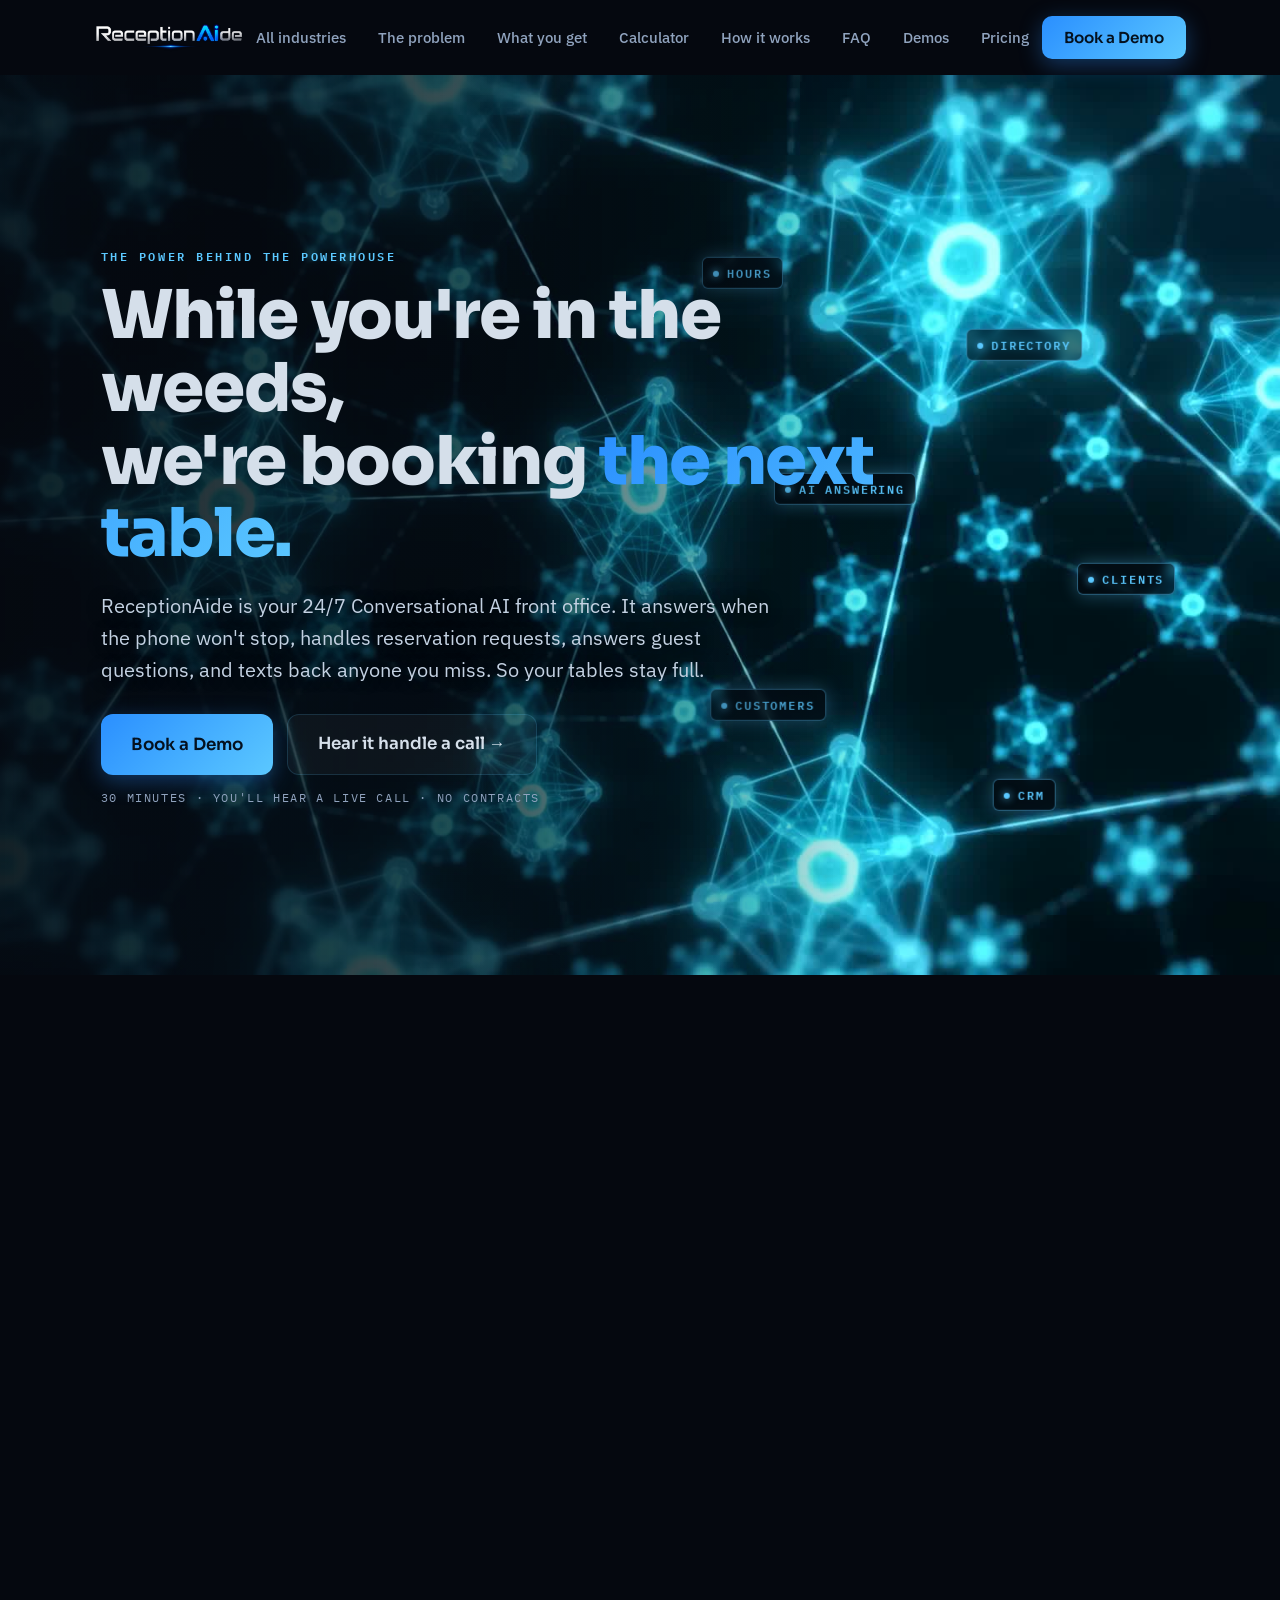
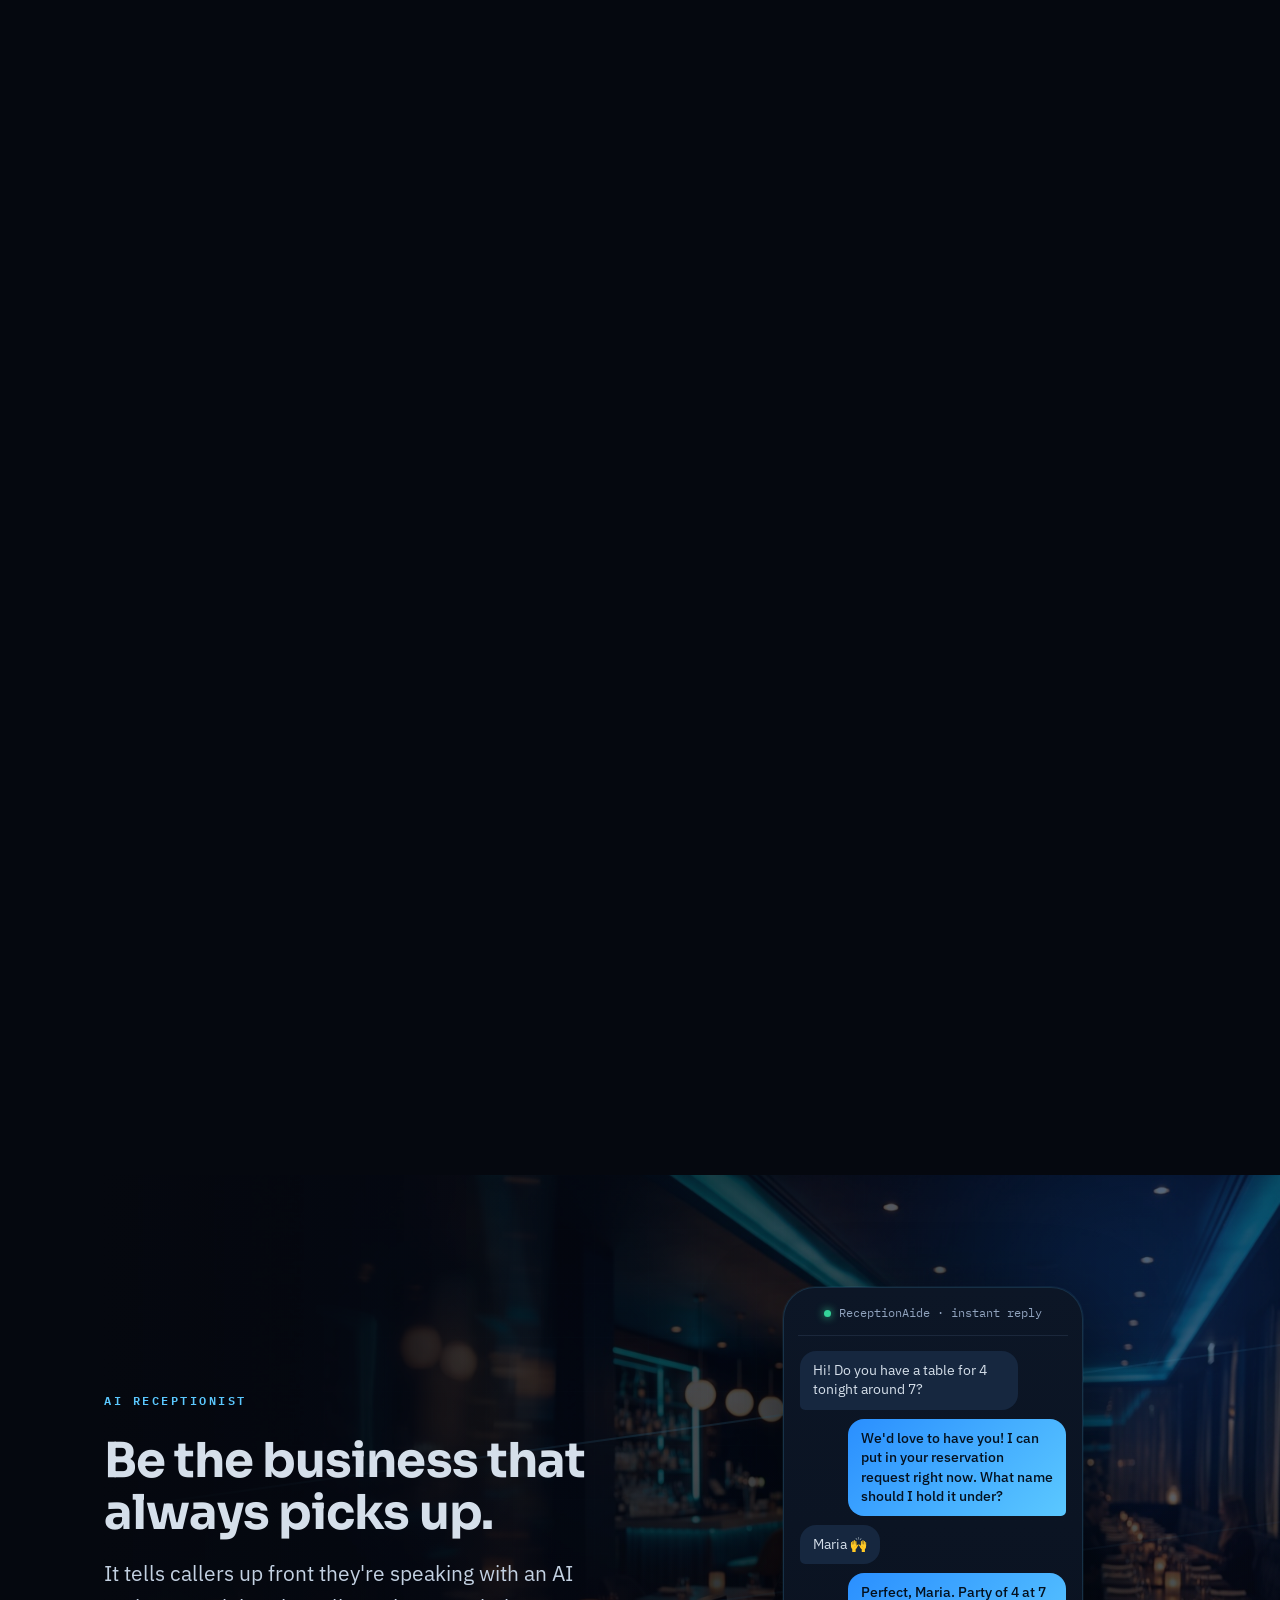
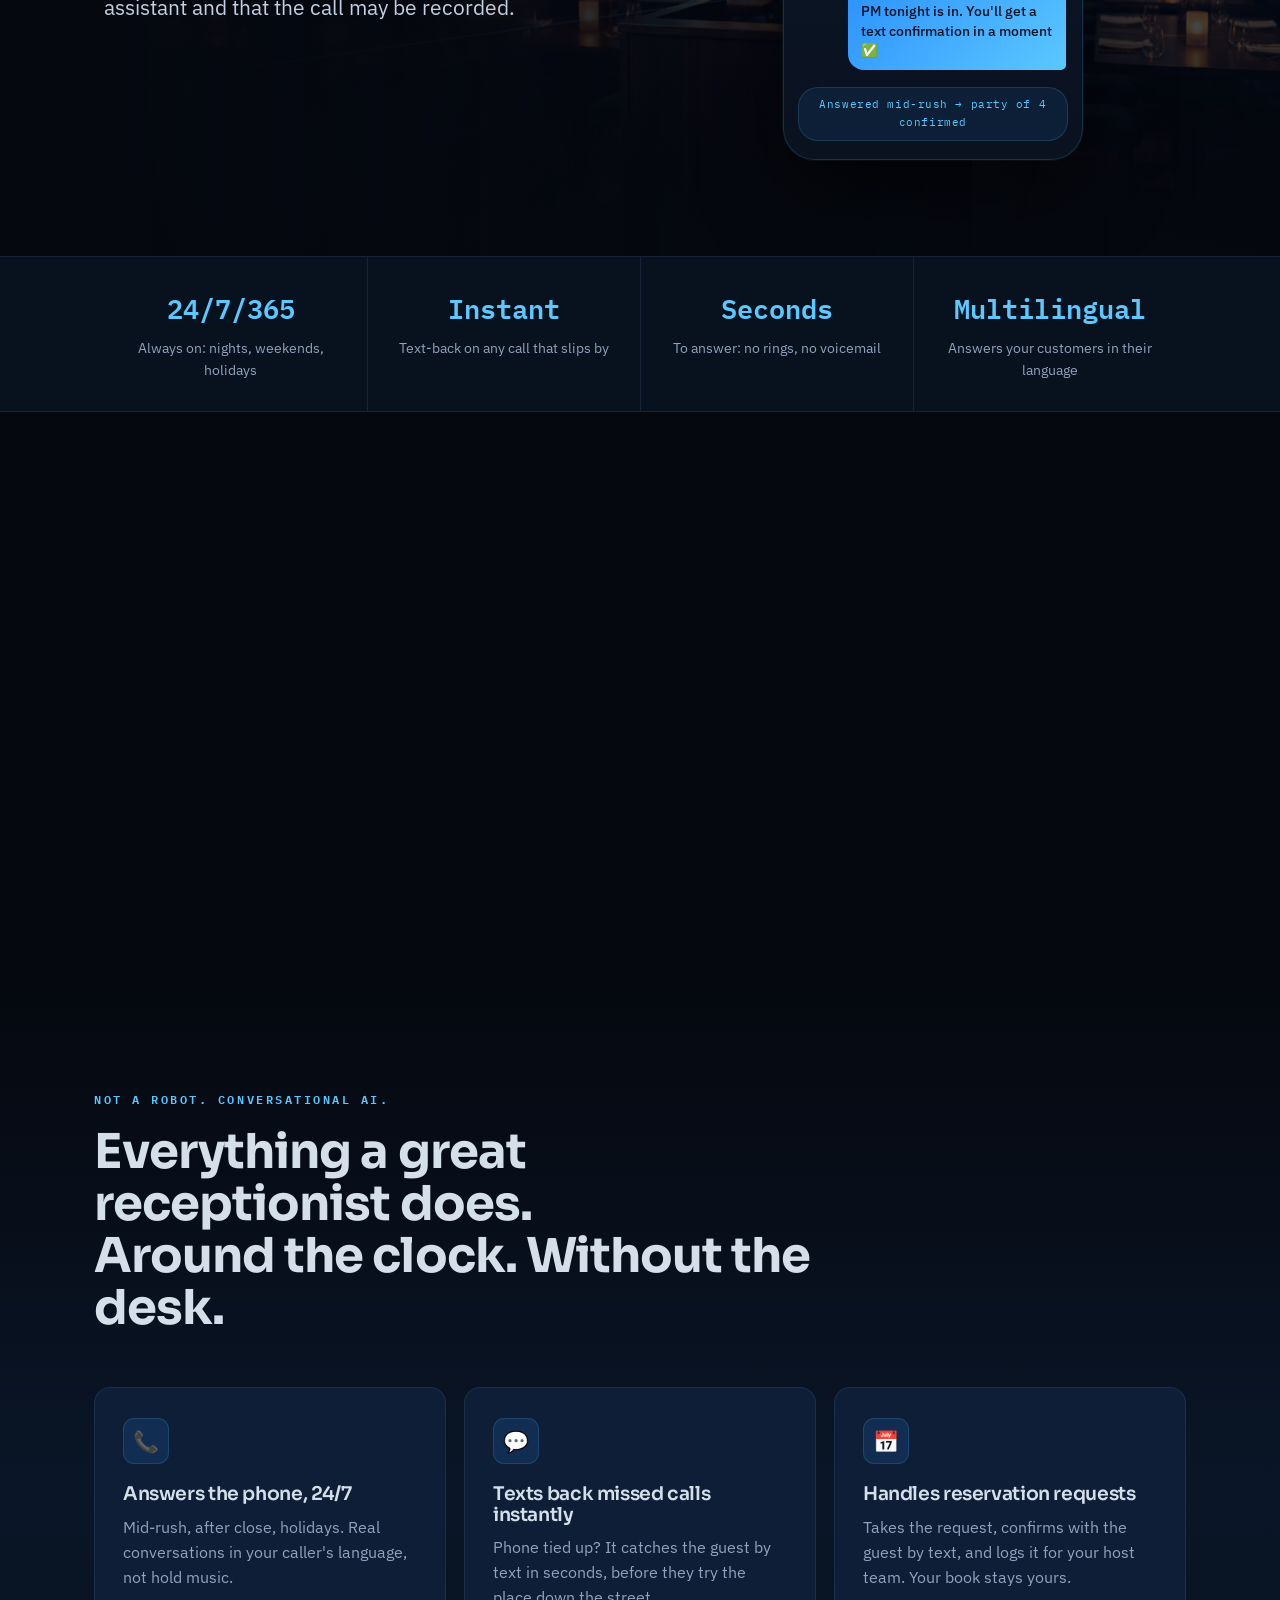
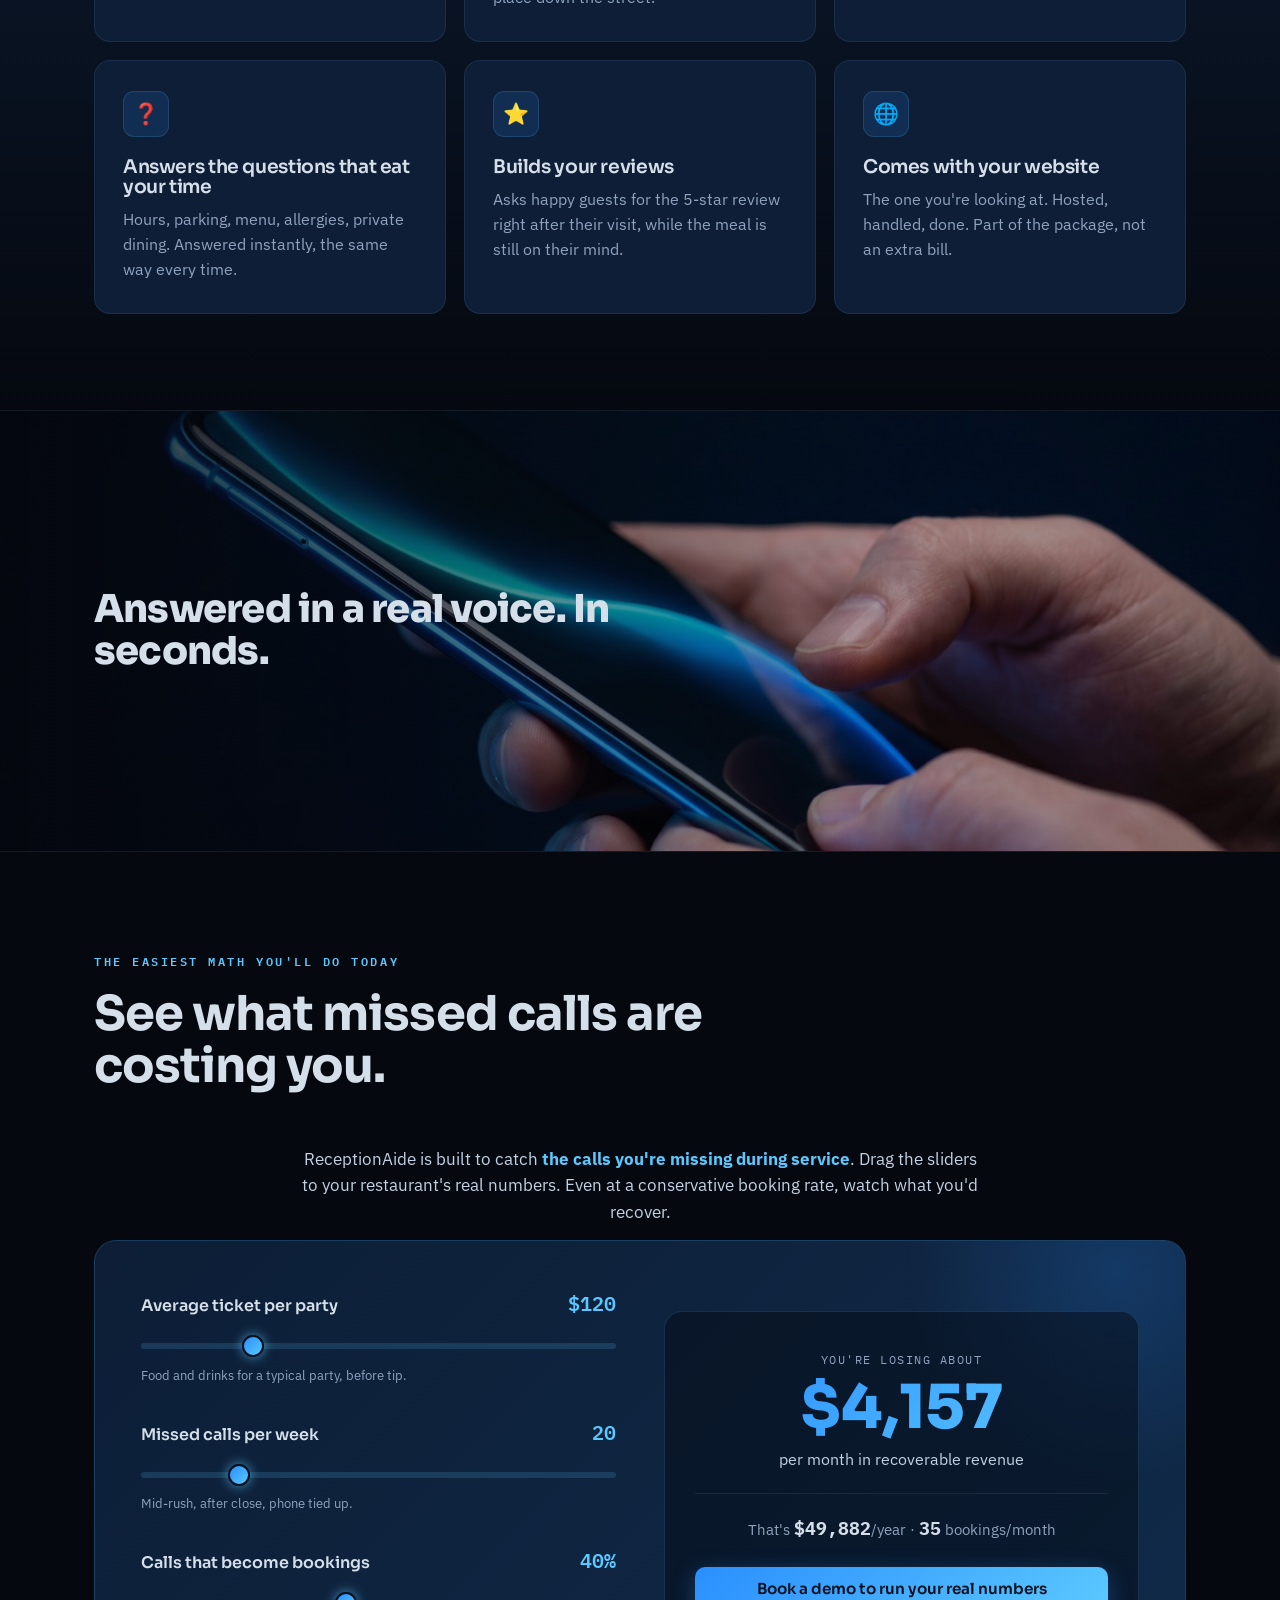
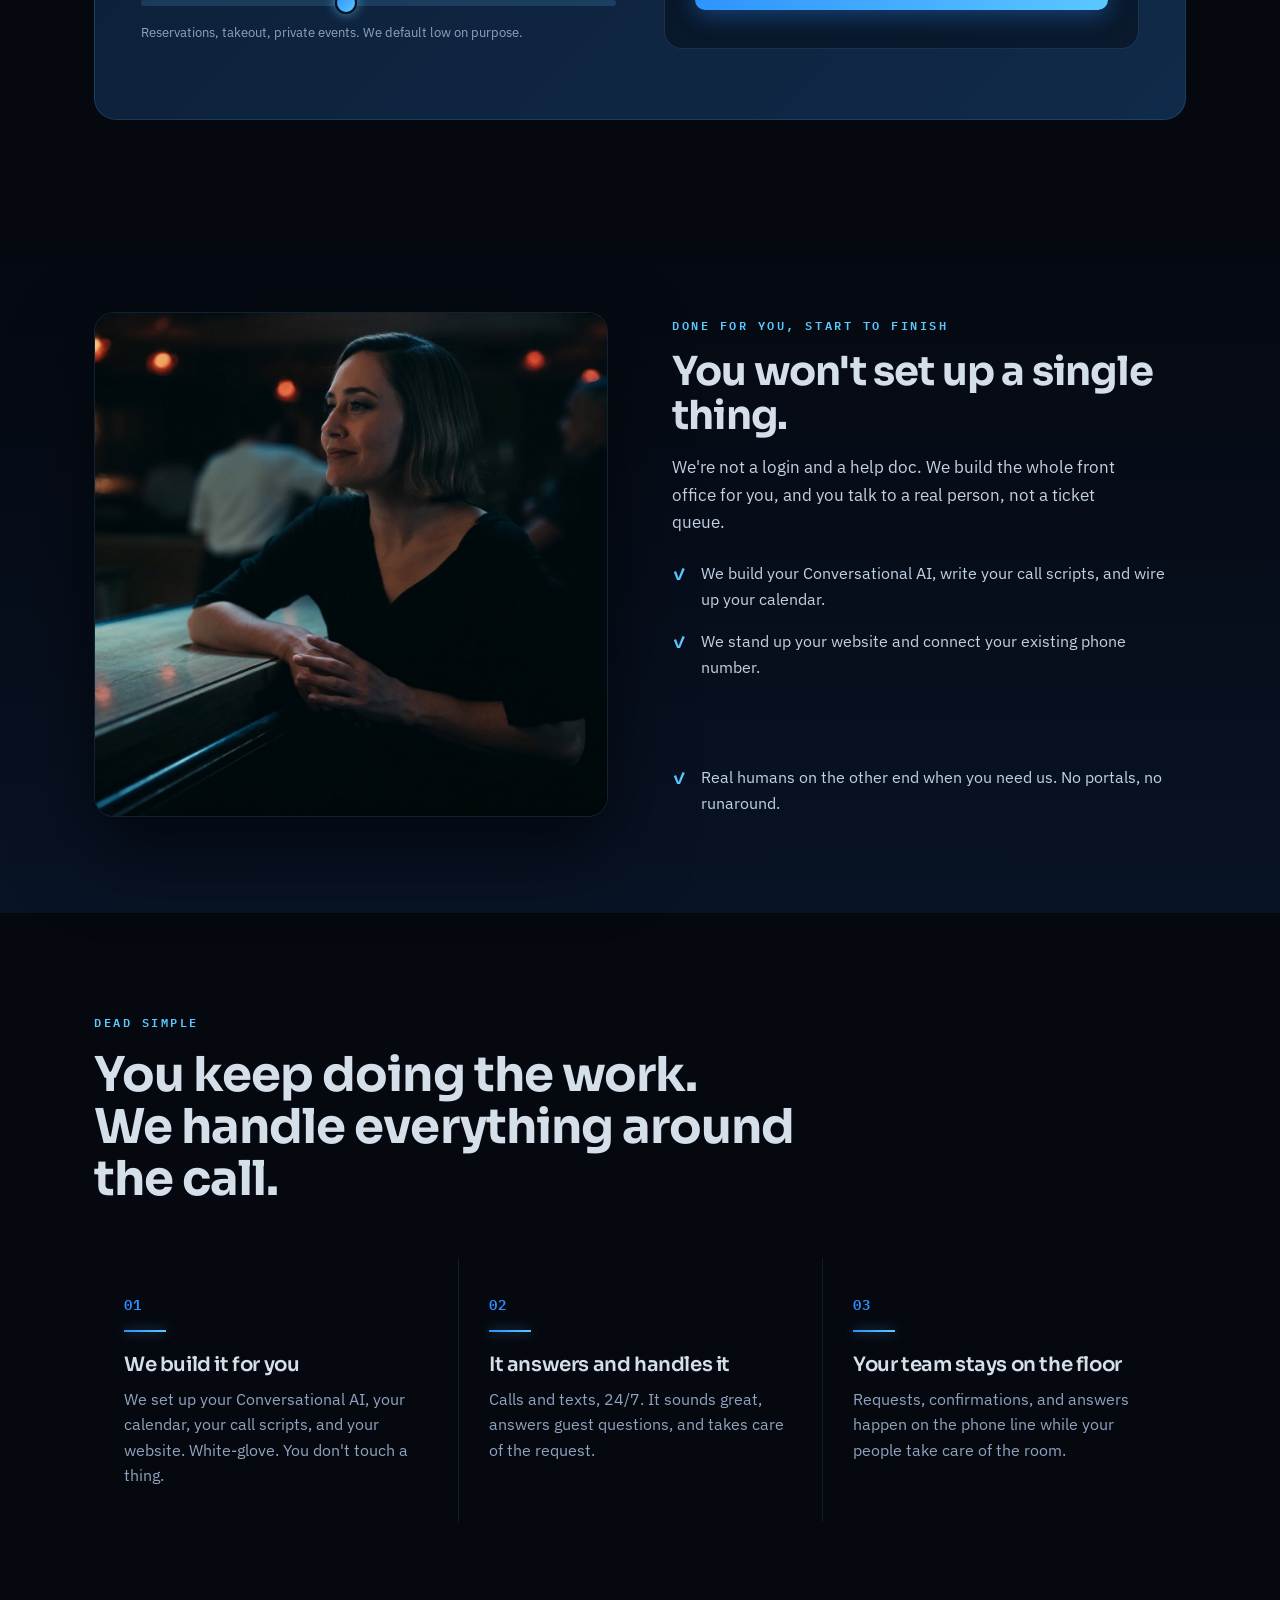
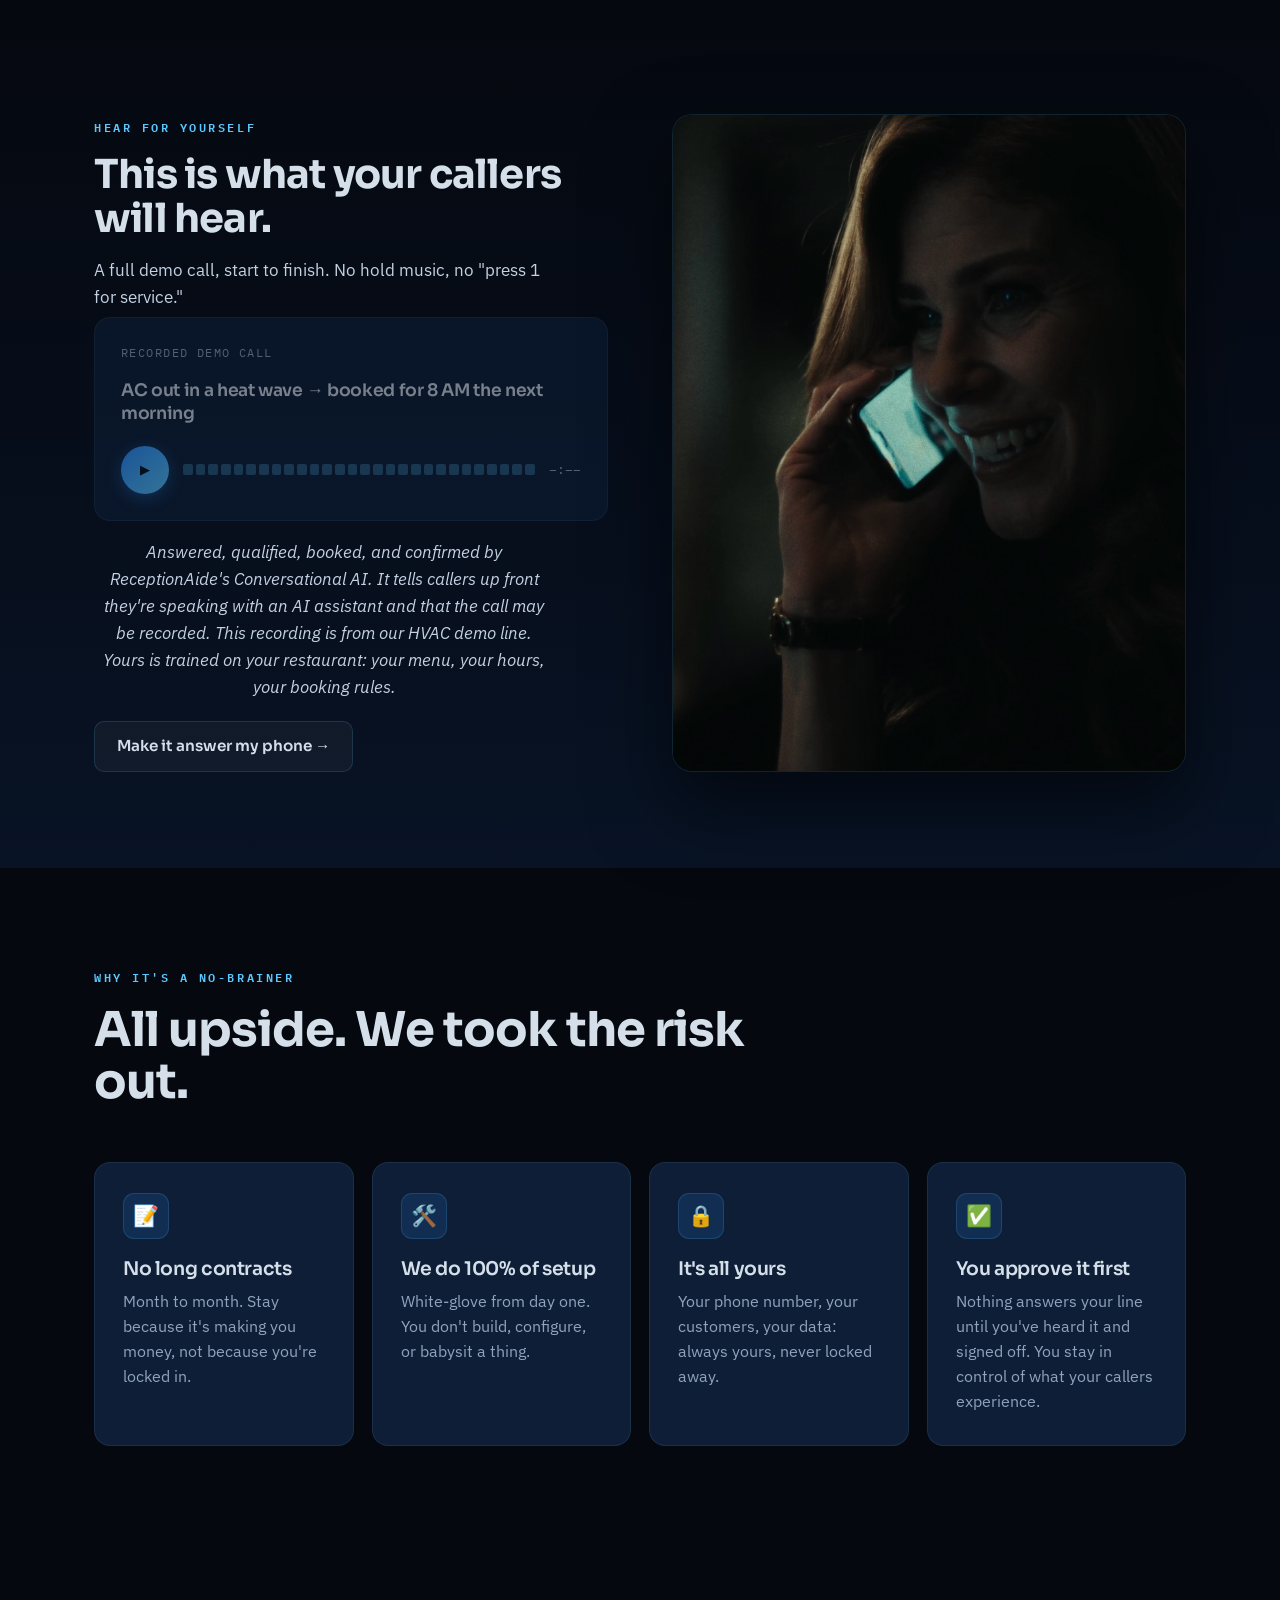
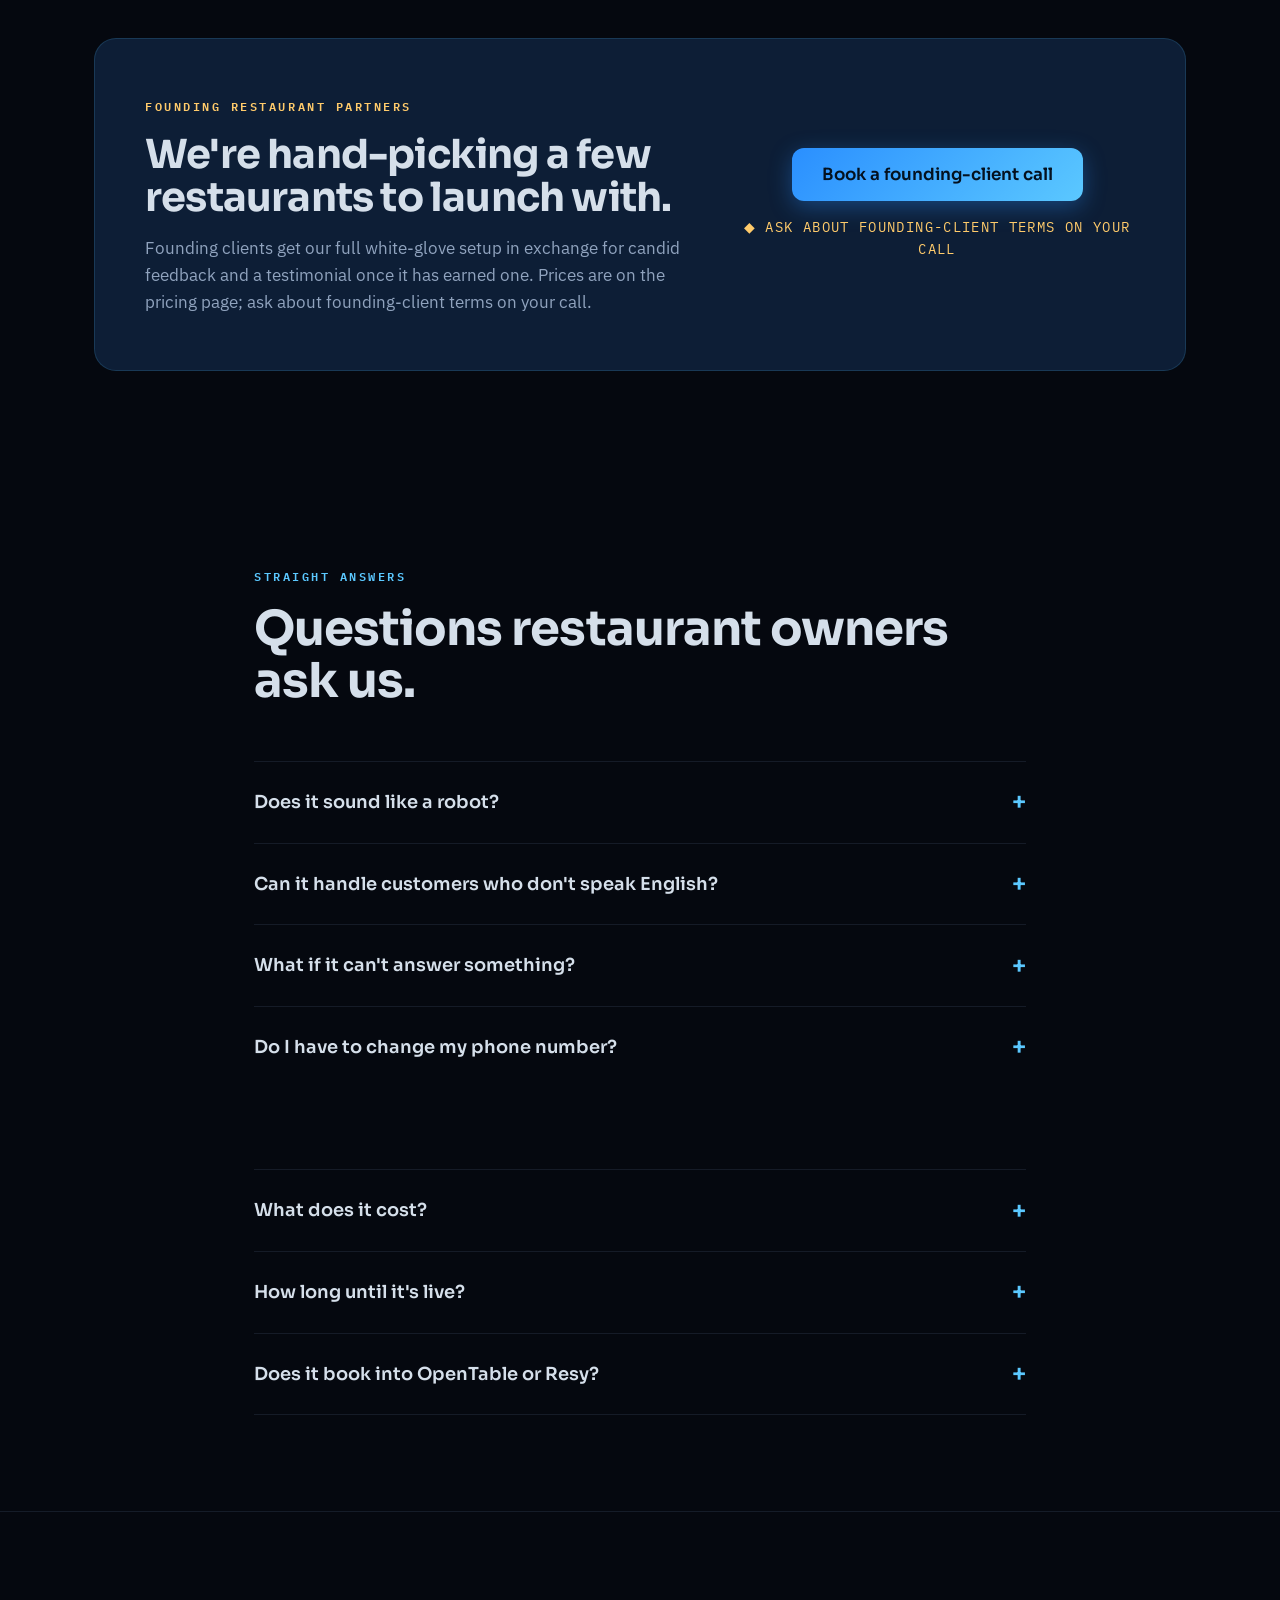
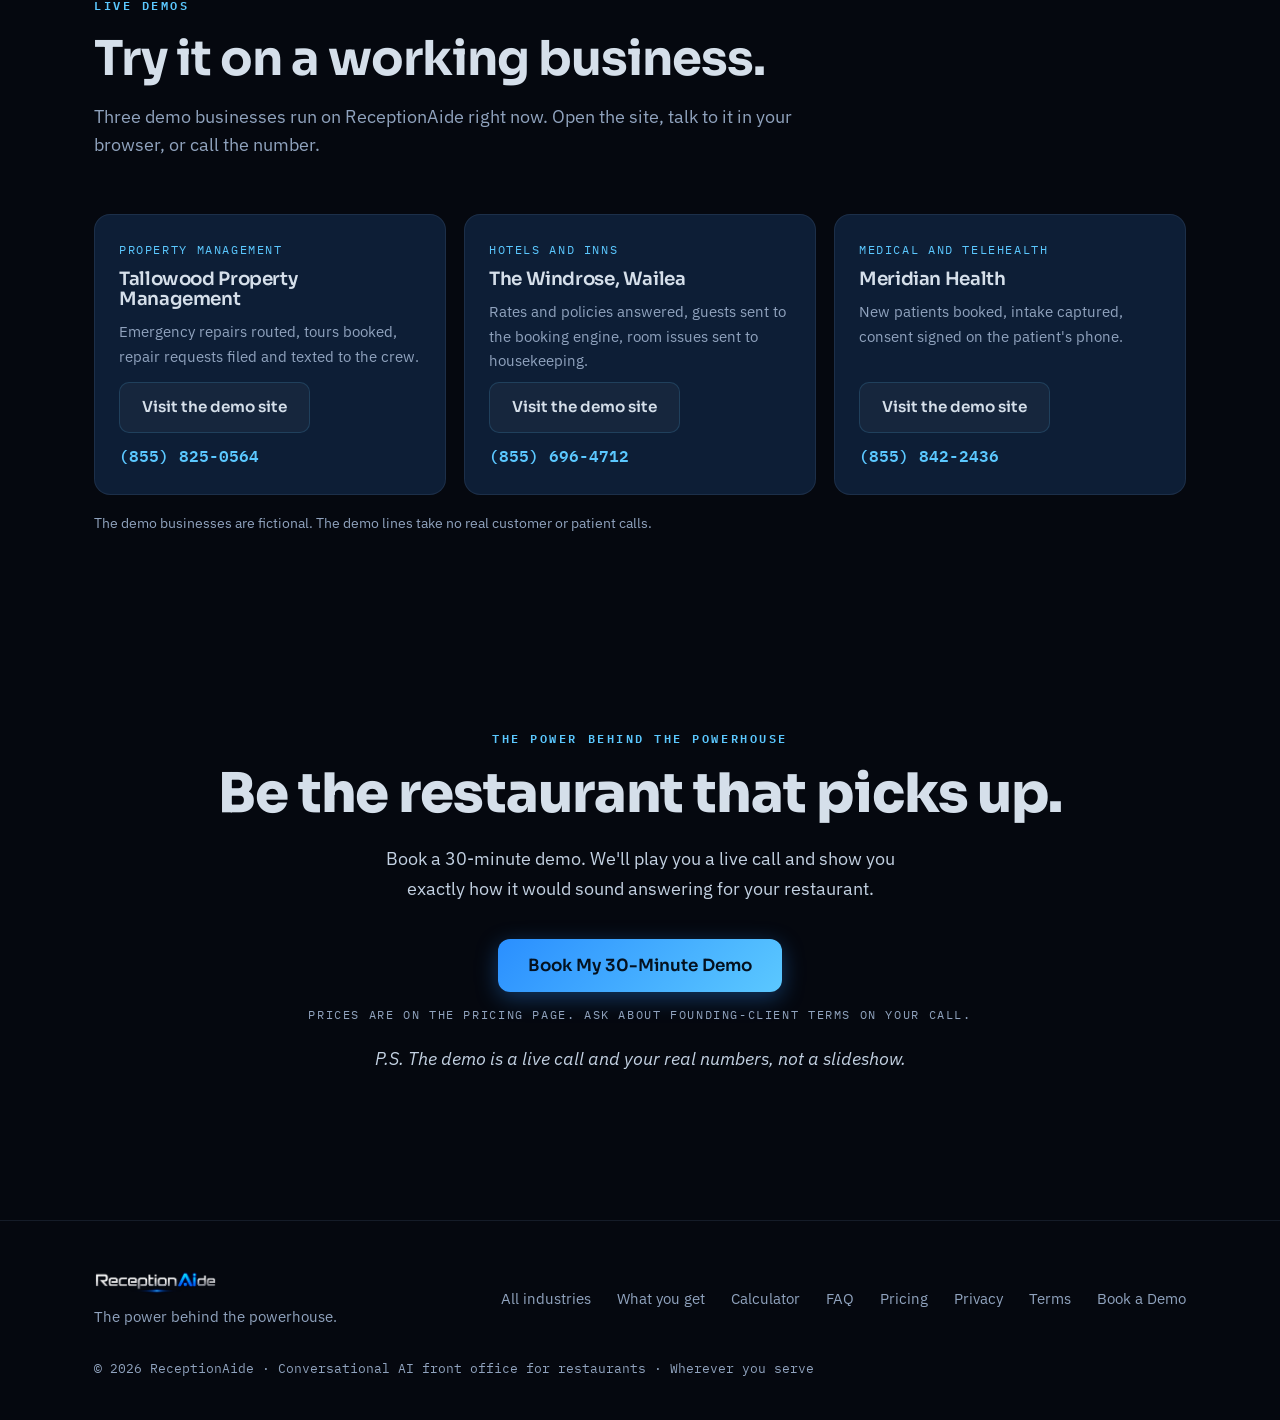
<file: restaurants/index.html>
<!DOCTYPE html>
<html lang="en">
<head>
<meta charset="UTF-8">
<meta name="viewport" content="width=device-width, initial-scale=1.0">
<title>ReceptionAide for Restaurants · The power behind the powerhouse</title>
<meta name="description" content="ReceptionAide is the 24/7 Conversational AI front office for restaurants. It answers mid-rush, handles reservation requests, texts back missed calls, and answers guest questions. Book a demo.">
<meta property="og:title" content="ReceptionAide for Restaurants · The power behind the powerhouse">
<meta property="og:description" content="The 24/7 Conversational AI front office for restaurants. Answers mid-rush, handles requests, and follows up while you serve.">
<meta property="og:type" content="website">
<meta property="og:url" content="https://receptionaide.com/restaurants/">
<meta property="og:image" content="https://receptionaide.com/img/restaurant-owner-host-stand-reservation-call.jpg">
<meta name="theme-color" content="#05080F">
<link rel="icon" href="data:image/svg+xml,<svg xmlns='http://www.w3.org/2000/svg' viewBox='0 0 40 40'><path d='M20 5 L34 33 H26 L20 20 L14 33 H6 Z' fill='%235BC8FF'/><circle cx='20' cy='27' r='3.4' fill='%235BC8FF'/></svg>">
<link rel="preconnect" href="https://fonts.googleapis.com">
<link rel="preconnect" href="https://fonts.gstatic.com" crossorigin>
<link href="https://fonts.googleapis.com/css2?family=Sora:wght@400;600;700;800&family=IBM+Plex+Sans:wght@400;500;600&family=IBM+Plex+Mono:wght@500;600&display=swap" rel="stylesheet">
<link rel="stylesheet" href="/scroll-story.css">
<script src="/scroll-story.js" defer></script>
<style>
  :root{
    --ink:#05080F;--navy:#0A1628;--panel:#0D1E36;--panel-2:#102A49;
    --line:rgba(91,200,255,.16);--line-soft:rgba(120,150,190,.14);
    --blue:#2A8FFF;--cyan:#5BC8FF;--silver:#C3D1E2;--white:#D5DFEA;--muted:#90A3BE;
    --grad:linear-gradient(135deg,#2A8FFF 0%,#5BC8FF 100%);--maxw:1140px;
  }
  *{box-sizing:border-box;margin:0;padding:0}
  html{scroll-behavior:smooth}
  body{background:var(--ink);color:var(--white);font-family:"IBM Plex Sans",system-ui,sans-serif;line-height:1.6;-webkit-font-smoothing:antialiased;overflow-x:hidden;overflow-x:clip}
  a{color:inherit;text-decoration:none}
  .wrap{max-width:var(--maxw);margin:0 auto;padding:0 24px}
  .eyebrow{font-family:"IBM Plex Mono",monospace;font-size:.72rem;font-weight:600;letter-spacing:.22em;text-transform:uppercase;color:var(--cyan);display:inline-block;margin-bottom:18px}
  h1,h2,h3{font-family:"Sora",sans-serif;line-height:1.08;letter-spacing:-.02em}
  .section{padding:96px 0;position:relative}
  .section-head{max-width:720px;margin-bottom:54px}
  .section-head h2{font-size:clamp(1.9rem,4.4vw,3rem);font-weight:700}
  .section-head p{color:var(--muted);font-size:1.12rem;margin-top:18px}

  #power{position:fixed;top:0;left:0;height:3px;width:0;z-index:120;background:var(--grad);box-shadow:0 0 14px rgba(91,200,255,.8);transition:width .1s linear}

  header{position:sticky;top:0;z-index:100;transition:background .3s,border-color .3s;border-bottom:1px solid transparent}
  header.scrolled{background:rgba(7,12,22,.82);backdrop-filter:blur(14px);border-bottom:1px solid var(--line-soft)}
  .nav{display:flex;align-items:center;justify-content:space-between;height:74px}
  .brand{display:flex;align-items:center;gap:11px;font-family:"Sora",sans-serif;font-weight:700;font-size:1.32rem}
  .brand .mark{width:30px;height:30px;flex:0 0 auto}
  .logo-img{height:34px;width:auto;display:block;animation:logoGlow 3.6s ease-in-out infinite}
  .foot .logo-img{height:28px}
  @keyframes logoGlow{0%,100%{filter:drop-shadow(0 0 3px rgba(91,200,255,.12))}50%{filter:drop-shadow(0 0 11px rgba(91,200,255,.42))}}
  .wordmark .r{color:var(--white)}
  .wordmark .ai{background:var(--grad);-webkit-background-clip:text;background-clip:text;color:transparent;animation:glow 3.4s ease-in-out infinite}
  .wordmark .de{color:var(--silver)}
  @keyframes glow{0%,100%{filter:drop-shadow(0 0 4px rgba(91,200,255,.25))}50%{filter:drop-shadow(0 0 12px rgba(91,200,255,.7))}}
  .nav-links{display:flex;align-items:center;gap:32px}
  .nav-links a{color:var(--muted);font-size:.95rem;font-weight:500;transition:color .2s}
  .nav-links a:hover{color:var(--white)}
  .btn{font-family:"Sora",sans-serif;font-weight:600;font-size:.95rem;padding:12px 22px;border-radius:10px;cursor:pointer;border:none;display:inline-flex;align-items:center;gap:9px;transition:transform .2s,box-shadow .2s,background .2s}
  .btn-primary{background:var(--grad);color:#04111f;box-shadow:0 6px 22px rgba(42,143,255,.35)}
  .btn-primary:hover{transform:translateY(-2px);box-shadow:0 10px 32px rgba(42,143,255,.55)}
  .btn-ghost{background:rgba(255,255,255,.04);color:var(--white);border:1px solid var(--line)}
  .btn-ghost:hover{background:rgba(91,200,255,.1);border-color:var(--cyan)}
  .btn-lg{padding:16px 30px;font-size:1.05rem;border-radius:12px}

  .hero{position:relative;padding:112px 0 96px;overflow:hidden}
  .hero-bg{position:absolute;inset:0;z-index:0;overflow:hidden}
  .blob{position:absolute;border-radius:50%;filter:blur(90px);opacity:.55}
  .blob.b1{width:620px;height:620px;background:radial-gradient(circle,#1559b8,transparent 70%);top:-200px;right:-160px;animation:drift1 16s ease-in-out infinite}
  .blob.b2{width:520px;height:520px;background:radial-gradient(circle,#0b3f7a,transparent 70%);bottom:-220px;left:-140px;animation:drift2 19s ease-in-out infinite}
  .streak{position:absolute;height:2px;width:140%;left:-20%;background:linear-gradient(90deg,transparent,rgba(91,200,255,.55),transparent);opacity:.5}
  .streak.s1{top:38%;transform:rotate(-8deg);animation:slide 9s linear infinite}
  .streak.s2{top:64%;transform:rotate(-8deg);animation:slide 13s linear infinite;animation-delay:-4s;opacity:.3}
  @keyframes slide{0%{transform:translateX(-30%) rotate(-8deg)}100%{transform:translateX(30%) rotate(-8deg)}}
  @keyframes drift1{0%,100%{transform:translate(0,0)}50%{transform:translate(-40px,40px)}}
  @keyframes drift2{0%,100%{transform:translate(0,0)}50%{transform:translate(40px,-30px)}}
  .hero-grid{position:absolute;inset:0;z-index:0;opacity:.4;background-image:linear-gradient(rgba(91,200,255,.05) 1px,transparent 1px),linear-gradient(90deg,rgba(91,200,255,.05) 1px,transparent 1px);background-size:54px 54px;mask-image:radial-gradient(ellipse 80% 60% at 50% 30%,#000,transparent 75%)}
  .hero-inner{position:relative;z-index:2;max-width:880px}
  .hero h1{font-size:clamp(2.4rem,6vw,4.5rem);font-weight:800;margin:8px 0 24px}
  .hero h1 .hl{background:var(--grad);-webkit-background-clip:text;background-clip:text;color:transparent}
  .hero p.sub{font-size:clamp(1.08rem,2.2vw,1.32rem);color:var(--silver);max-width:660px;margin-bottom:36px}
  .hero-cta{display:flex;gap:14px;flex-wrap:wrap;margin-bottom:0}

  /* stat band */
  .stats{border-top:1px solid var(--line-soft);border-bottom:1px solid var(--line-soft);background:rgba(13,30,54,.4)}
  .stat-row{display:grid;grid-template-columns:repeat(4,1fr);gap:0}
  .stat{padding:30px 20px;text-align:center;border-left:1px solid var(--line-soft)}
  .stat:first-child{border-left:none}
  .stat .v{font-family:"IBM Plex Mono",monospace;font-size:1.7rem;font-weight:600;color:var(--cyan)}
  .stat .l{color:var(--muted);font-size:.86rem;margin-top:6px}

  .problem .section-head h2{font-size:clamp(1.9rem,4.6vw,3.1rem)}
  .lead-line{color:var(--white)}

  .features{background:linear-gradient(180deg,var(--ink),var(--navy) 50%,var(--ink))}
  .grid3{display:grid;grid-template-columns:repeat(3,1fr);gap:18px}
  .card{background:var(--panel);border:1px solid var(--line-soft);border-radius:16px;padding:30px 28px;transition:transform .22s,border-color .22s,box-shadow .22s}
  .card:hover{transform:translateY(-4px);border-color:var(--line);box-shadow:0 14px 40px rgba(3,12,26,.6)}
  .card .ico{width:46px;height:46px;border-radius:11px;background:rgba(42,143,255,.14);border:1px solid var(--line);display:flex;align-items:center;justify-content:center;margin-bottom:20px;font-size:1.3rem}
  .card h3{font-size:1.18rem;font-weight:600;margin-bottom:10px}
  .card p{color:var(--muted);font-size:.98rem}
  .close-line{text-align:center;font-family:"Sora",sans-serif;font-weight:600;font-size:clamp(1.2rem,2.6vw,1.6rem);margin-top:48px;color:var(--silver)}
  .close-line b{color:var(--cyan)}

  .steps{display:grid;grid-template-columns:repeat(3,1fr);gap:0}
  .step{padding:34px 30px;position:relative;border-left:1px solid var(--line-soft)}
  .step:first-child{border-left:none}
  .step .n{font-family:"IBM Plex Mono",monospace;font-size:.9rem;font-weight:600;color:var(--blue);letter-spacing:.1em}
  .step .bar{height:2px;width:42px;background:var(--grad);margin:14px 0 22px;box-shadow:0 0 12px rgba(91,200,255,.6)}
  .step h3{font-size:1.24rem;font-weight:600;margin-bottom:12px}
  .step p{color:var(--muted);font-size:.99rem}

  /* trust block */
  .trust{background:linear-gradient(180deg,var(--ink),#081325)}
  .trust-inner{display:grid;grid-template-columns:1fr 1fr;gap:46px;align-items:center}
  .trust-inner h2{font-size:clamp(1.8rem,4vw,2.7rem);font-weight:700}
  .trust-inner p{color:var(--muted);font-size:1.1rem;margin-top:18px}
  .trust-list{list-style:none;display:flex;flex-direction:column;gap:16px}
  .trust-list li{display:flex;gap:14px;align-items:flex-start;font-size:1.02rem;color:var(--silver)}
  .trust-list .ck{color:var(--cyan);font-weight:700;flex:0 0 auto;margin-top:1px}

  /* calculator */
  .calc-box{background:linear-gradient(135deg,var(--panel),var(--panel-2));border:1px solid var(--line);border-radius:22px;padding:46px;display:grid;grid-template-columns:1fr 1fr;gap:48px;align-items:center;position:relative;overflow:hidden}
  .calc-box::before{content:"";position:absolute;width:420px;height:420px;border-radius:50%;background:radial-gradient(circle,rgba(42,143,255,.18),transparent 70%);top:-180px;right:-140px}
  .calc-controls{position:relative;z-index:2}
  .slider-group{margin-bottom:30px}
  .slider-top{display:flex;justify-content:space-between;align-items:baseline;margin-bottom:12px}
  .slider-top label{font-family:"Sora",sans-serif;font-weight:600;font-size:1rem}
  .slider-top .val{font-family:"IBM Plex Mono",monospace;font-size:1.25rem;font-weight:600;color:var(--cyan)}
  input[type=range]{-webkit-appearance:none;appearance:none;width:100%;height:6px;border-radius:5px;background:rgba(91,200,255,.16);outline:none}
  input[type=range]::-webkit-slider-thumb{-webkit-appearance:none;appearance:none;width:22px;height:22px;border-radius:50%;background:var(--grad);cursor:pointer;box-shadow:0 0 12px rgba(91,200,255,.7);border:2px solid #08111f}
  input[type=range]::-moz-range-thumb{width:22px;height:22px;border:2px solid #08111f;border-radius:50%;background:#3da0ff;cursor:pointer;box-shadow:0 0 12px rgba(91,200,255,.7)}
  .slider-sub{color:var(--muted);font-size:.82rem;margin-top:8px}
  .calc-out{position:relative;z-index:2;text-align:center;background:rgba(5,10,20,.5);border:1px solid var(--line);border-radius:18px;padding:38px 30px}
  .calc-out .pre{font-family:"IBM Plex Mono",monospace;font-size:.78rem;letter-spacing:.12em;text-transform:uppercase;color:var(--muted)}
  .calc-out .big{font-family:"Sora",sans-serif;font-weight:800;font-size:clamp(2.6rem,6vw,3.8rem);background:var(--grad);-webkit-background-clip:text;background-clip:text;color:transparent;margin:8px 0;line-height:1}
  .calc-out .big-sub{color:var(--silver);font-size:1rem}
  .calc-out .yr{margin-top:20px;padding-top:20px;border-top:1px solid var(--line-soft);color:var(--muted);font-size:.95rem}
  .calc-out .yr b{font-family:"IBM Plex Mono",monospace;color:var(--white);font-size:1.15rem}
  .calc-out .btn{margin-top:24px;width:100%;justify-content:center}
  .calc-frame{text-align:center;max-width:680px;margin:0 auto 14px;color:var(--silver);font-size:1.05rem}
  .calc-frame b{color:var(--cyan)}

  .founding-box{background:var(--panel);border:1px solid var(--line);border-radius:22px;padding:54px 50px;display:grid;grid-template-columns:1.4fr 1fr;gap:40px;align-items:center}
  .founding-box .eyebrow{color:#FFCB6B}
  .founding-box h2{font-size:clamp(1.7rem,3.6vw,2.5rem);font-weight:700}
  .founding-box p{color:var(--muted);margin-top:16px;font-size:1.05rem}
  .founding-cta{text-align:center}
  .spots{font-family:"IBM Plex Mono",monospace;color:#FFCB6B;font-size:.85rem;letter-spacing:.1em;margin-top:16px}

  .audio{background:linear-gradient(180deg,var(--ink),#081325)}
  .audio-grid{display:grid;grid-template-columns:repeat(3,1fr);gap:18px}
  .player{background:var(--panel);border:1px solid var(--line-soft);border-radius:16px;padding:26px;transition:border-color .2s;cursor:pointer}
  .player:hover{border-color:var(--line)}
  .player .tag{font-family:"IBM Plex Mono",monospace;font-size:.74rem;letter-spacing:.12em;text-transform:uppercase;color:var(--muted);margin-bottom:16px}
  .player h3{font-size:1.08rem;font-weight:600;margin-bottom:20px;line-height:1.35}
  .player-ctrl{display:flex;align-items:center;gap:14px}
  .play{width:48px;height:48px;flex:0 0 auto;border-radius:50%;border:none;cursor:pointer;background:var(--grad);display:flex;align-items:center;justify-content:center;box-shadow:0 4px 16px rgba(42,143,255,.4);transition:transform .15s;color:#04111f}
  .play:hover{transform:scale(1.07)}
  .wave{display:flex;align-items:center;gap:3px;height:34px;flex:1;cursor:pointer}
  .wave i{flex:1;background:rgba(91,200,255,.35);border-radius:2px;height:30%;transition:background .15s,height .15s}
  .wave i.done{background:var(--cyan);height:70%}
  .player.playing .wave i{animation:bounce 1s ease-in-out infinite}
  .player.unavailable{opacity:.55;pointer-events:none}
  .wave i:nth-child(2n){animation-delay:.15s}.wave i:nth-child(3n){animation-delay:.3s}.wave i:nth-child(4n){animation-delay:.45s}
  @keyframes bounce{0%,100%{height:25%}50%{height:90%}}
  .dur{font-family:"IBM Plex Mono",monospace;font-size:.82rem;color:var(--muted)}
  .audio-note{text-align:center;color:var(--muted);font-size:.88rem;margin-top:26px;font-style:italic}

  .faq-item{border-top:1px solid var(--line-soft);padding:26px 0;cursor:pointer}
  .faq-item:last-child{border-bottom:1px solid var(--line-soft)}
  .faq-q{display:flex;justify-content:space-between;align-items:center;gap:20px;font-family:"Sora",sans-serif;font-weight:600;font-size:1.12rem}
  .faq-q .plus{color:var(--cyan);font-size:1.5rem;flex:0 0 auto;transition:transform .25s;line-height:1}
  .faq-item.open .plus{transform:rotate(45deg)}
  .faq-a{max-height:0;overflow:hidden;transition:max-height .3s ease;color:var(--muted)}
  .faq-a p{padding-top:14px;font-size:1.02rem}

  .final{text-align:center;padding:110px 0}
  .final h2{font-size:clamp(2.1rem,5vw,3.4rem);font-weight:800}
  .final p{color:var(--silver);font-size:1.15rem;max-width:560px;margin:20px auto 36px}
  .cta-note{margin-top:14px;font-family:"IBM Plex Mono",monospace;font-size:.72rem;letter-spacing:.14em;text-transform:uppercase;color:var(--muted)}
  .ps-line{margin-top:22px;color:var(--muted);font-size:.92rem;font-style:italic}

  footer{border-top:1px solid var(--line-soft);padding:48px 0 40px}
  .foot{display:flex;justify-content:space-between;align-items:center;gap:24px;flex-wrap:wrap}
  .foot .tag{color:var(--muted);font-size:.92rem;margin-top:8px}
  .foot-links{display:flex;flex-wrap:wrap;gap:10px 26px;color:var(--muted);font-size:.92rem}
  .foot-links a:hover{color:var(--white)}
  .copy{color:var(--muted);font-size:.84rem;margin-top:30px;font-family:"IBM Plex Mono",monospace}


  /* hero 2-col + phone */
  .hero-inner{display:grid;grid-template-columns:1.05fr .95fr;gap:48px;align-items:center;max-width:1120px}
  .hero-visual{display:flex;justify-content:center;position:relative;z-index:2}
  .phone{width:300px;max-width:100%;background:linear-gradient(180deg,#0c1626,#0a1220);border:1px solid var(--line);border-radius:32px;padding:16px 14px 18px;box-shadow:0 30px 80px rgba(0,0,0,.6),0 0 0 1px rgba(91,200,255,.08);position:relative}
  .phone-top{display:flex;align-items:center;gap:8px;justify-content:center;font-size:.72rem;color:var(--muted);font-family:"IBM Plex Mono",monospace;padding-bottom:13px;border-bottom:1px solid var(--line-soft);margin-bottom:13px}
  .pdot{width:7px;height:7px;border-radius:50%;background:#34d399;box-shadow:0 0 8px #34d399}
  .thread{display:flex;flex-direction:column;gap:9px;padding:2px}
  .msg{max-width:82%;padding:10px 13px;border-radius:16px;font-size:.86rem;line-height:1.4;opacity:0;animation:pop .5s ease forwards;animation-delay:var(--d)}
  .msg.in{align-self:flex-start;background:#16273f;color:var(--white);border-bottom-left-radius:5px}
  .msg.out{align-self:flex-end;background:var(--grad);color:#04111f;border-bottom-right-radius:5px;font-weight:500}
  @keyframes pop{from{opacity:0;transform:translateY(8px) scale(.96)}to{opacity:1;transform:none}}
  .phone-badge{margin-top:15px;text-align:center;font-family:"IBM Plex Mono",monospace;font-size:.7rem;letter-spacing:.05em;color:var(--cyan);background:rgba(42,143,255,.1);border:1px solid var(--line);border-radius:20px;padding:8px 12px}

  /* risk grid */
  .grid4{display:grid;grid-template-columns:repeat(4,1fr);gap:18px}
  .card.guarantee{border-color:rgba(91,200,255,.4);border-style:dashed}

  /* scroll motion: /scroll-story (shared pair at /scroll-story.css and /scroll-story.js); theme only, no overrides of the pair */
  :root{--ss-chapter-color:rgba(213,223,234,.45);--ss-chapter-active:var(--cyan);--ss-chapter-left:20px}
  @media(max-width:1359px){.ss-chapters{display:none!important}}
  .ss-js .card.ss-reveal.is-in:hover{transform:translateY(-4px)}
  /* the clip runs 104 frames (ends on the logo), so the scene holds longer and the copy timing is scaled to keep pace */
  .scene{--ss-scrub-height:300vh;--ss-copy-fade:.2}
  .scene .ss-scrub-pin{background:var(--ink)}
  .scene .ss-scrub-copy .wrap{width:100%}
  .scene .ss-scrub-copy .eyebrow{margin-bottom:14px}
  .scene .ss-scrub-copy h1{font-size:clamp(2.2rem,5.6vw,4.2rem);font-weight:800;margin:0 0 20px;max-width:15ch}
  .scene .ss-scrub-copy h1 .hl{background:var(--grad);-webkit-background-clip:text;background-clip:text;color:transparent}
  .scene .ss-scrub-copy p.sub{color:var(--silver);font-size:clamp(1rem,1.9vw,1.25rem);max-width:56ch;margin:0 0 28px;text-shadow:0 1px 14px rgba(0,0,0,.8)}
  .scene .ss-scrub-copy .cta-note{margin-top:14px}
  /* opener: the copy sits mid-screen at the start and fades as the clip plays; faded buttons stop taking clicks */
  .ss-js .scene.ss-scrub:not(.is-static) .ss-scrub-copy{justify-content:center;padding-bottom:0}
  .scene.copy-gone .ss-scrub-copy a,.scene.copy-gone .ss-scrub-copy button{pointer-events:none}
  .ss-js .scene .ss-scrub-copy{z-index:2}
  /* scrim behind the opener copy so it reads over the bright network; it fades with the copy */
  .ss-js .scene:not(.is-static) .ss-scrub-copy{background:linear-gradient(90deg,rgba(5,8,15,.9) 0%,rgba(5,8,15,.7) 38%,rgba(5,8,15,0) 70%)}
  @media(max-width:767px){.ss-js .scene:not(.is-static) .ss-scrub-copy{background:rgba(5,8,15,.72)}}
  /* knowledge-base labels: tags on the network that pull toward the center and fade as the camera pulls back */
  .ss-labels{display:none}
  .ss-js .scene:not(.is-static) .ss-labels{display:block;position:absolute;inset:0;z-index:1;pointer-events:none;
    opacity:calc(1 - min(1, var(--ss-p, 0) / .23))}
  .ss-labels span{position:absolute;left:calc(50% + (var(--x) - 50%) * (1 - min(1, var(--ss-p, 0) / .23) * .7));top:calc(50% + (var(--y) - 50%) * (1 - min(1, var(--ss-p, 0) / .23) * .7));
    transform:translate(-50%,-50%) scale(calc(1 - min(1, var(--ss-p, 0) / .23) * .5));
    font-family:"IBM Plex Mono",monospace;font-size:.72rem;font-weight:600;letter-spacing:.16em;text-transform:uppercase;color:var(--cyan);
    background:rgba(5,8,15,.55);border:1px solid rgba(91,200,255,.45);border-radius:6px;padding:6px 10px;white-space:nowrap;
    box-shadow:0 0 18px rgba(91,200,255,.35);backdrop-filter:blur(4px)}
  .ss-labels span::before{content:"";display:inline-block;width:6px;height:6px;border-radius:50%;background:var(--cyan);box-shadow:0 0 8px var(--cyan);margin-right:8px;vertical-align:1px}
  @media(max-width:767px){.ss-js .scene:not(.is-static) .ss-labels{display:none}}
  .hero h2{font-size:clamp(1.9rem,4.4vw,3rem);font-weight:700;margin:8px 0 18px}

  @media(max-width:860px){
    .nav-links{display:none}
    .logo-img{height:28px}
    .grid3,.grid4,.steps,.audio-grid,.calc-box,.trust-inner,.hero-inner{grid-template-columns:1fr}
    .hero-inner{gap:40px}
    .hero-visual{order:2}
    .stat-row{grid-template-columns:1fr 1fr}
    .stat:nth-child(3){border-left:none}
    .stat{min-width:0;padding:26px 10px}
    .stat .v{font-size:1.2rem}
    .step{border-left:none;border-top:1px solid var(--line-soft);padding:28px 4px}
    .step:first-child{border-top:none}
    .founding-box{grid-template-columns:1fr;text-align:center;padding:40px 28px}
    .calc-box{padding:32px 24px;gap:34px}.section{padding:72px 0}
  }
  @media(prefers-reduced-motion:reduce){*{animation:none!important;scroll-behavior:auto!important;transition:none!important}.msg,.ss-reveal{opacity:1!important;transform:none!important}}

  /* ---- IMAGE INTEGRATION (test build) ---- */
  /* hero photographic backdrop — figure sits in the gap between copy and the phone card */
  .hero-photo{position:absolute;inset:0;z-index:0;background-size:cover;background-position:65% 28%;background-repeat:no-repeat;opacity:.6}
  @media(max-width:860px){.hero-photo{background-size:cover;background-position:70% 30%}}
  .hero-scrim{position:absolute;inset:0;z-index:1;background:linear-gradient(90deg,var(--ink) 8%,rgba(5,8,15,.62) 44%,rgba(5,8,15,.20) 100%),linear-gradient(0deg,var(--ink),transparent 58%)}
  .hero .hero-inner{z-index:2}

  /* modern split section: crisp full-strength image one side, clean copy the other; stacks on mobile */
  .split > .wrap{display:grid;grid-template-columns:1fr 1fr;gap:clamp(34px,5vw,76px);align-items:stretch}
  .split-copy{align-self:center}
  .split-copy .eyebrow{margin-bottom:16px}
  .split-copy h2{font-family:"Sora",sans-serif;font-size:clamp(1.7rem,3.2vw,2.5rem);font-weight:700;line-height:1.1;letter-spacing:-.02em;margin-bottom:16px}
  .split-copy > p,.split-copy .lead-line{color:var(--silver);font-size:1.06rem;max-width:46ch}
  .split-media{position:relative;border-radius:20px;overflow:hidden;border:1px solid var(--line);box-shadow:0 34px 80px rgba(0,0,0,.55);min-height:360px;background:#02040a}
  .split-media img{width:100%;height:100%;object-fit:cover;display:block}
  .split-media .split-tag{position:absolute;left:16px;bottom:16px;z-index:2;font-family:"IBM Plex Mono",monospace;font-size:.6rem;font-weight:600;letter-spacing:.16em;text-transform:uppercase;color:var(--cyan);background:rgba(5,8,15,.55);backdrop-filter:blur(8px);padding:7px 12px;border-radius:9px;border:1px solid var(--line)}
  .split .audio-grid{grid-template-columns:1fr;gap:14px;margin-top:6px}
  .split .trust-list{margin-top:24px}
  .split .audio-note{margin-top:18px}
  @media(max-width:860px){.split > .wrap{grid-template-columns:1fr;gap:30px}.split-media{min-height:250px}}
  /* framed section shot */
  .shot{margin:0;border:1px solid var(--line);border-radius:16px;overflow:hidden;line-height:0;box-shadow:0 20px 60px rgba(0,0,0,.5);position:relative}
  .shot img{width:100%;height:auto;display:block}
  .shot.tall img{aspect-ratio:16/9;object-fit:cover}
  .shot figcaption{position:absolute;left:0;right:0;bottom:0;z-index:2;padding:22px 24px;font-family:"IBM Plex Mono",monospace;font-size:.72rem;font-weight:600;letter-spacing:.16em;text-transform:uppercase;color:var(--cyan);background:linear-gradient(0deg,rgba(5,8,15,.9),transparent);line-height:1.4}
  .shot::after{content:"";position:absolute;inset:0;z-index:1;background:linear-gradient(120deg,transparent 55%,rgba(42,143,255,.12));pointer-events:none}
  .shot-wrap{margin-top:44px}
  /* two-up: copy beside image */
  .media-2{display:grid;grid-template-columns:1fr 1fr;gap:40px;align-items:center}
  .media-2.rev .shot{order:-1}
  @media(max-width:820px){.media-2{grid-template-columns:1fr;gap:28px}.media-2.rev .shot{order:0}}
  /* full-bleed band image */
  .band{position:relative;margin:0;line-height:0;border-top:1px solid var(--line-soft);border-bottom:1px solid var(--line-soft)}
  .band img{width:100%;height:auto;display:block;max-height:440px;object-fit:cover}
  .band .band-cap{position:absolute;inset:0;display:flex;align-items:center;z-index:2}
  .band .band-cap .wrap{width:100%}
  .band .band-cap h3{font-family:"Sora",sans-serif;font-weight:800;font-size:clamp(1.5rem,3.4vw,2.4rem);max-width:520px;letter-spacing:-.02em}
  .band::before{content:"";position:absolute;inset:0;z-index:1;background:linear-gradient(90deg,rgba(5,8,15,.86),rgba(5,8,15,.20) 70%)}
</style>
</head>
<body>

<div id="power"></div>

<header id="hdr">
  <div class="wrap nav">
    <a class="brand" href="/">
      <img class="logo-img" src="/img/receptionaide-logo.png" alt="ReceptionAide">
    </a>
    <nav class="nav-links">
      <a href="/">All industries</a><a href="#problem">The problem</a><a href="#what">What you get</a><a href="#calc">Calculator</a><a href="#how">How it works</a><a href="#faq">FAQ</a><a href="#demos">Demos</a><a href="/pricing/">Pricing</a>
    </nav>
    <button class="btn btn-primary" onclick="book()">Book a Demo</button>
  </div>
</header>

<main id="top">

  <!-- Pinned scrub scene, the page opener: shared with /property-management/, brief in ../campaigns/content/02-brief/scroll-property-management-call-path.md. Assets from make-scrub-assets.sh. -->
  <section class="ss-scrub scene" id="start" data-ss-chapter="Start" data-ss-base="/media/scenes/call-path" data-ss-frames="104" data-ss-mode="auto">
    <div class="ss-scrub-pin">
      <img class="ss-scrub-poster" src="/media/scenes/call-path/poster.jpg" alt="A glowing network of connected nodes in cyan and blue on near-black, the opening frame of a camera move that pulls back through a tunnel of light to a phone showing an incoming ReceptionAide call on a dark floor, which collapses into a streak of light and opens into the ReceptionAide logo." width="1920" height="1080" loading="eager" fetchpriority="high" decoding="async">
      <div class="ss-labels" aria-hidden="true">
        <span style="--x:58%;--y:22%">Hours</span>
        <span style="--x:80%;--y:30%">Directory</span>
        <span style="--x:66%;--y:46%">AI answering</span>
        <span style="--x:88%;--y:56%">Clients</span>
        <span style="--x:60%;--y:70%">Customers</span>
        <span style="--x:80%;--y:80%">CRM</span>
      </div>
      <div class="ss-scrub-copy">
        <div class="wrap">
          <span class="eyebrow">The power behind the powerhouse</span>
          <h1>While you're in the weeds,<br>we're booking <span class="hl">the next table.</span></h1>
          <p class="sub">ReceptionAide is your 24/7 Conversational AI front office. It answers when the phone won't stop, handles reservation requests, answers guest questions, and texts back anyone you miss. So your tables stay full.</p>
          <div class="hero-cta">
            <button class="btn btn-primary btn-lg" onclick="book()">Book a Demo</button>
            <a class="btn btn-ghost btn-lg" href="#audio">Hear it handle a call →</a>
          </div>
          <div class="cta-note">30 minutes · You'll hear a live call · No contracts</div>
        </div>
      </div>
    </div>
  </section>

  <section class="hero" id="demo-call" data-ss-chapter="The call">
    <div class="hero-bg" aria-hidden="true">
      <div class="hero-photo" style="background-image:url('/img/restaurant-owner-host-stand-reservation-call.jpg');background-size:cover;background-position:70% 30%"></div>
      <div class="hero-scrim"></div>
      <div class="hero-grid"></div><div class="blob b1"></div><div class="blob b2"></div><div class="streak s1"></div><div class="streak s2"></div>
    </div>
    <div class="wrap hero-inner">
      <div class="hero-copy ss-reveal">
        <span class="eyebrow">AI receptionist</span>
        <h2>Be the business that always picks up.</h2>
        <p class="sub">It tells callers up front they're speaking with an AI assistant and that the call may be recorded.</p>
      </div>
      <div class="hero-visual ss-reveal">
        <div class="phone">
          <div class="phone-top"><span class="pdot"></span>ReceptionAide · instant reply</div>
          <div class="thread">
            <div class="msg in" style="--d:.3s">Hi! Do you have a table for 4 tonight around 7?</div>
            <div class="msg out" style="--d:1.0s">We'd love to have you! I can put in your reservation request right now. What name should I hold it under?</div>
            <div class="msg in" style="--d:1.9s">Maria 🙌</div>
            <div class="msg out" style="--d:2.7s">Perfect, Maria. Party of 4 at 7 PM tonight is in. You'll get a text confirmation in a moment ✅</div>
          </div>
          <div class="phone-badge">Answered mid-rush → party of 4 confirmed</div>
        </div>
      </div>
    </div>
  </section>

  <section class="stats">
    <div class="wrap"><div class="stat-row ss-stagger">
      <div class="stat ss-reveal"><div class="v">24/7/365</div><div class="l">Always on: nights, weekends, holidays</div></div>
      <div class="stat ss-reveal"><div class="v">Instant</div><div class="l">Text-back on any call that slips by</div></div>
      <div class="stat ss-reveal"><div class="v">Seconds</div><div class="l">To answer: no rings, no voicemail</div></div>
      <div class="stat ss-reveal"><div class="v">Multilingual</div><div class="l">Answers your customers in their language</div></div>
    </div></div>
  </section>

  <section class="section problem split" id="problem" data-ss-chapter="The problem">
    <div class="wrap">
      <div class="split-copy ss-reveal">
        <span class="eyebrow">The leak in your business</span>
        <h2>Every call you miss during service is a table eating somewhere else.</h2>
        <p class="lead-line">Nobody can grab the phone mid-rush. The host is seating, the kitchen is firing, and the call rolls to voicemail. Most callers don't leave a message. They book the place down the street. That's not a missed call. That's an empty seat at 7 PM.</p>
      </div>
      <figure class="split-media ss-reveal">
        <img src="/img/restaurant-empty-host-stand-phone-ringing-night.jpg" alt="An empty restaurant host stand at night, a phone glowing with an incoming call and nobody there to answer it.">
      </figure>
    </div>
  </section>

  <section class="section features" id="what" data-ss-chapter="What you get">
    <div class="wrap">
      <div class="section-head ss-reveal">
        <span class="eyebrow">Not a robot. Conversational AI.</span>
        <h2>Everything a great receptionist does.<br>Around the clock. Without the desk.</h2>
      </div>
      <div class="grid3 ss-stagger">
        <div class="card ss-reveal"><div class="ico">📞</div><h3>Answers the phone, 24/7</h3><p>Mid-rush, after close, holidays. Real conversations in your caller's language, not hold music.</p></div>
        <div class="card ss-reveal"><div class="ico">💬</div><h3>Texts back missed calls instantly</h3><p>Phone tied up? It catches the guest by text in seconds, before they try the place down the street.</p></div>
        <div class="card ss-reveal"><div class="ico">📅</div><h3>Handles reservation requests</h3><p>Takes the request, confirms with the guest by text, and logs it for your host team. Your book stays yours.</p></div>
        <div class="card ss-reveal"><div class="ico">❓</div><h3>Answers the questions that eat your time</h3><p>Hours, parking, menu, allergies, private dining. Answered instantly, the same way every time.</p></div>
        <div class="card ss-reveal"><div class="ico">⭐</div><h3>Builds your reviews</h3><p>Asks happy guests for the 5-star review right after their visit, while the meal is still on their mind.</p></div>
        <div class="card ss-reveal"><div class="ico">🌐</div><h3>Comes with your website</h3><p>The one you're looking at. Hosted, handled, done. Part of the package, not an extra bill.</p></div>
      </div>
    </div>
  </section>

  <figure class="band ss-reveal">
    <img src="/img/hands-smartphone-glowing-incoming-call-waveform.jpg" alt="Two hands holding a phone in the dark, the screen glowing with a cyan-blue voice waveform.">
    <div class="band-cap"><div class="wrap"><h3>Answered in a real voice. In seconds.</h3></div></div>
  </figure>

  <!-- CALCULATOR -->
  <section class="section" id="calc" data-ss-chapter="Calculator">
    <div class="wrap">
      <div class="section-head ss-reveal" style="max-width:780px">
        <span class="eyebrow">The easiest math you'll do today</span>
        <h2>See what missed calls are costing you.</h2>
      </div>
      <p class="calc-frame ss-reveal">ReceptionAide is built to catch <b>the calls you're missing during service</b>. Drag the sliders to your restaurant's real numbers. Even at a conservative booking rate, watch what you'd recover.</p>
      <div class="calc-box ss-reveal">
        <div class="calc-controls">
          <div class="slider-group">
            <div class="slider-top"><label for="avg">Average ticket per party</label><span class="val" id="avgV">$120</span></div>
            <input type="range" id="avg" min="40" max="400" step="10" value="120">
            <div class="slider-sub">Food and drinks for a typical party, before tip.</div>
          </div>
          <div class="slider-group">
            <div class="slider-top"><label for="calls">Missed calls per week</label><span class="val" id="callsV">10</span></div>
            <input type="range" id="calls" min="1" max="100" step="1" value="20">
            <div class="slider-sub">Mid-rush, after close, phone tied up.</div>
          </div>
          <div class="slider-group">
            <div class="slider-top"><label for="close">Calls that become bookings</label><span class="val" id="closeV">40%</span></div>
            <input type="range" id="close" min="10" max="80" step="5" value="40">
            <div class="slider-sub">Reservations, takeout, private events. We default low on purpose.</div>
          </div>
        </div>
        <div class="calc-out">
          <div class="pre">You're losing about</div>
          <div class="big" id="revMo">$5,846</div>
          <div class="big-sub">per month in recoverable revenue</div>
          <div class="yr">That's <b id="revYr">$70,148</b>/year · <b id="jobsMo">13</b> bookings/month</div>
          <button class="btn btn-primary" onclick="book()">Book a demo to run your real numbers</button>
        </div>
      </div>
    </div>
  </section>

  <!-- TRUST / DONE-FOR-YOU -->
  <section class="section trust split">
    <div class="wrap">
      <figure class="split-media ss-reveal">
        <img src="/img/restaurant-owner-calm-at-bar-service-running.jpg" alt="A restaurant owner leans at the bar with a calm smile while evening service runs behind her.">
      </figure>
      <div class="split-copy ss-reveal">
        <span class="eyebrow">Done for you, start to finish</span>
        <h2>You won't set up a single thing.</h2>
        <p>We're not a login and a help doc. We build the whole front office for you, and you talk to a real person, not a ticket queue.</p>
        <ul class="trust-list ss-stagger">
          <li class="ss-reveal"><span class="ck">✓</span><span>We build your Conversational AI, write your call scripts, and wire up your calendar.</span></li>
          <li class="ss-reveal"><span class="ck">✓</span><span>We stand up your website and connect your existing phone number.</span></li>
          <li class="ss-reveal"><span class="ck">✓</span><span>We tune it to how <em>your</em> restaurant runs service, not a generic template.</span></li>
          <li class="ss-reveal"><span class="ck">✓</span><span>Real humans on the other end when you need us. No portals, no runaround.</span></li>
        </ul>
      </div>
    </div>
  </section>

  <section class="section" id="how" data-ss-chapter="How it works">
    <div class="wrap">
      <div class="section-head ss-reveal">
        <span class="eyebrow">Dead simple</span>
        <h2>You keep doing the work.<br>We handle everything around the call.</h2>
      </div>
      <div class="steps ss-stagger">
        <div class="step ss-reveal"><div class="n">01</div><div class="bar"></div><h3>We build it for you</h3><p>We set up your Conversational AI, your calendar, your call scripts, and your website. White-glove. You don't touch a thing.</p></div>
        <div class="step ss-reveal"><div class="n">02</div><div class="bar"></div><h3>It answers and handles it</h3><p>Calls and texts, 24/7. It sounds great, answers guest questions, and takes care of the request.</p></div>
        <div class="step ss-reveal"><div class="n">03</div><div class="bar"></div><h3>Your team stays on the floor</h3><p>Requests, confirmations, and answers happen on the phone line while your people take care of the room.</p></div>
      </div>
    </div>
  </section>

  <section class="section audio split" id="audio" data-ss-chapter="Hear it">
    <div class="wrap">
      <div class="split-copy ss-reveal">
        <span class="eyebrow">Hear for yourself</span>
        <h2>This is what your callers will hear.</h2>
        <p>A full demo call, start to finish. No hold music, no "press 1 for service."</p>
        <div class="audio-grid">
        <div class="player" id="demoPlayer"><div class="tag">Recorded demo call</div><h3>AC out in a heat wave → booked for 8 AM the next morning</h3><div class="player-ctrl"><button class="play" aria-label="Play demo call">▶</button><div class="wave" id="demoWave"><i></i><i></i><i></i><i></i><i></i><i></i><i></i><i></i><i></i><i></i><i></i><i></i><i></i><i></i><i></i><i></i><i></i><i></i><i></i><i></i><i></i><i></i><i></i><i></i><i></i><i></i><i></i><i></i></div><span class="dur" id="demoTime">2:39</span></div><audio id="demoAudio" src="/audio/receptionaide-demo-call.m4a" preload="metadata"></audio></div>
        </div>
        <p class="audio-note">Answered, qualified, booked, and confirmed by ReceptionAide's Conversational AI. It tells callers up front they're speaking with an AI assistant and that the call may be recorded. This recording is from our HVAC demo line. Yours is trained on your restaurant: your menu, your hours, your booking rules.</p>
        <a class="btn btn-ghost" href="#" onclick="book();return false" style="margin-top:20px">Make it answer my phone →</a>
      </div>
      <figure class="split-media ss-reveal">
        <img src="/img/diner-happy-phone-reservation-confirmed.jpg" alt="A woman smiles on the phone in her living room in the evening as her dinner reservation is confirmed.">
      </figure>
    </div>
  </section>

  <section class="section" id="why">
    <div class="wrap">
      <div class="section-head ss-reveal">
        <span class="eyebrow">Why it's a no-brainer</span>
        <h2>All upside. We took the risk out.</h2>
      </div>
      <div class="grid4 ss-stagger">
        <div class="card ss-reveal"><div class="ico">📝</div><h3>No long contracts</h3><p>Month to month. Stay because it's making you money, not because you're locked in.</p></div>
        <div class="card ss-reveal"><div class="ico">🛠️</div><h3>We do 100% of setup</h3><p>White-glove from day one. You don't build, configure, or babysit a thing.</p></div>
        <div class="card ss-reveal"><div class="ico">🔒</div><h3>It's all yours</h3><p>Your phone number, your customers, your data: always yours, never locked away.</p></div>
        <div class="card ss-reveal"><div class="ico">✅</div><h3>You approve it first</h3><p>Nothing answers your line until you've heard it and signed off. You stay in control of what your callers experience.</p></div>
      </div>
    </div>
  </section>

  <section class="section" id="founding">
    <div class="wrap">
      <div class="founding-box ss-reveal">
        <div>
          <span class="eyebrow">Founding restaurant partners</span>
          <h2>We're hand-picking a few restaurants to launch with.</h2>
          <p>Founding clients get our full white-glove setup in exchange for candid feedback and a testimonial once it has earned one. Prices are on the <a href="/pricing/">pricing page</a>; ask about founding-client terms on your call.</p>
        </div>
        <div class="founding-cta">
          <button class="btn btn-primary btn-lg" onclick="book()">Book a founding-client call</button>
          <div class="spots">◆ ASK ABOUT FOUNDING-CLIENT TERMS ON YOUR CALL</div>
        </div>
      </div>
    </div>
  </section>

  <section class="section" id="faq" data-ss-chapter="FAQ">
    <div class="wrap" style="max-width:820px">
      <div class="section-head ss-reveal"><span class="eyebrow">Straight answers</span><h2>Questions restaurant owners ask us.</h2></div>
      <div class="faq-item ss-reveal" onclick="fq(this)"><div class="faq-q">Does it sound like a robot?<span class="plus">+</span></div><div class="faq-a"><p>No. Callers hear a natural, friendly voice and have a real back-and-forth. It introduces itself as an AI assistant up front, then simply takes care of the caller: answers their questions, books the appointment, confirms the details.</p></div></div>
      <div class="faq-item ss-reveal" onclick="fq(this)"><div class="faq-q">Can it handle customers who don't speak English?<span class="plus">+</span></div><div class="faq-a"><p>Yes. It's multilingual. It answers in English, Spanish, and other languages, so a language barrier doesn't cost you the job.</p></div></div>
      <div class="faq-item ss-reveal" onclick="fq(this)"><div class="faq-q">What if it can't answer something?<span class="plus">+</span></div><div class="faq-a"><p>It takes a detailed message or routes the call to you, and texts you a full summary either way. Nothing gets buried in a voicemail box.</p></div></div>
      <div class="faq-item ss-reveal" onclick="fq(this)"><div class="faq-q">Do I have to change my phone number?<span class="plus">+</span></div><div class="faq-a"><p>No. We forward your existing number, so your customers call the same number they always have. Nothing changes on your trucks or your signs.</p></div></div>
      <div class="faq-item ss-reveal" onclick="fq(this)"><div class="faq-q">What if it gets something wrong?<span class="plus">+</span></div><div class="faq-a"><p>It works from your playbook only: your services, your prices, your rules. Anything outside the playbook becomes a message or a transfer to you, never a guess. And nothing answers your line until you've heard it and signed off.</p></div></div>
      <div class="faq-item ss-reveal" onclick="fq(this)"><div class="faq-q">What does it cost?<span class="plus">+</span></div><div class="faq-a"><p>Plans and build fees are on the <a href="/pricing/">pricing page</a>, identical in every industry, and we quote what it shows. No long contracts.</p></div></div>
      <div class="faq-item ss-reveal" onclick="fq(this)"><div class="faq-q">How long until it's live?<span class="plus">+</span></div><div class="faq-a"><p>Days, not months. We do the building, you approve it and go.</p></div></div>
      <div class="faq-item ss-reveal" onclick="fq(this)"><div class="faq-q">Does it book into OpenTable or Resy?<span class="plus">+</span></div><div class="faq-a"><p>It handles the phone side: takes the reservation request, confirms with the guest by text, and logs it for your host team. Your book stays in your control, whatever system you seat from.</p></div></div>
    </div>
  </section>

    <section class="demos" id="demos" data-ss-chapter="Demos">
    <style>
  .demos{padding:80px 0;border-top:1px solid var(--line-soft)}
  .demos .grid3{gap:18px}
  .demo-card{background:var(--panel);border:1px solid var(--line-soft);border-radius:16px;padding:26px 24px;display:flex;flex-direction:column;gap:10px}
  .demo-card .k{font-family:"IBM Plex Mono",monospace;font-size:.72rem;letter-spacing:.14em;text-transform:uppercase;color:var(--cyan)}
  .demo-card h3{font-family:"Sora",sans-serif;font-size:1.15rem;font-weight:600}
  .demo-card p{color:var(--muted);font-size:.95rem;flex:1}
  .demo-card .acts{display:flex;gap:10px;flex-wrap:wrap;align-items:center}
  .demo-card .tel{font-family:"IBM Plex Mono",monospace;color:var(--cyan);font-weight:600}
  .demos .fine{color:var(--muted);font-size:.85rem;margin-top:18px}
</style>
    <div class="wrap">
      <div class="section-head ss-reveal"><span class="eyebrow">Live demos</span><h2>Try it on a working business.</h2><p>Three demo businesses run on ReceptionAide right now. Open the site, talk to it in your browser, or call the number.</p></div>
      <div class="grid3 ss-stagger">
        <div class="demo-card ss-reveal"><span class="k">Property management</span><h3>Tallowood Property Management</h3><p>Emergency repairs routed, tours booked, repair requests filed and texted to the crew.</p>
          <div class="acts"><a class="btn btn-ghost" href="/property/" target="_blank" rel="noopener">Visit the demo site</a><a class="tel" href="tel:+18558250564">(855) 825-0564</a></div></div>
        <div class="demo-card ss-reveal"><span class="k">Hotels and inns</span><h3>The Windrose, Wailea</h3><p>Rates and policies answered, guests sent to the booking engine, room issues sent to housekeeping.</p>
          <div class="acts"><a class="btn btn-ghost" href="/hotel/" target="_blank" rel="noopener">Visit the demo site</a><a class="tel" href="tel:+18556964712">(855) 696-4712</a></div></div>
        <div class="demo-card ss-reveal"><span class="k">Medical and telehealth</span><h3>Meridian Health</h3><p>New patients booked, intake captured, consent signed on the patient's phone.</p>
          <div class="acts"><a class="btn btn-ghost" href="/medical/" target="_blank" rel="noopener">Visit the demo site</a><a class="tel" href="tel:+18558422436">(855) 842-2436</a></div></div>
      </div>
      <p class="fine">The demo businesses are fictional. The demo lines take no real customer or patient calls.</p>
    </div>
  </section>

  <section class="final">
    <div class="wrap">
      <span class="eyebrow ss-reveal">The power behind the powerhouse</span>
      <h2 class="ss-reveal">Be the restaurant that picks up.</h2>
      <p class="ss-reveal">Book a 30-minute demo. We'll play you a live call and show you exactly how it would sound answering for your restaurant.</p>
      <button class="btn btn-primary btn-lg" onclick="book()">Book My 30-Minute Demo</button>
      <div class="cta-note">Prices are on the pricing page. Ask about founding-client terms on your call.</div>
      <p class="ps-line">P.S. The demo is a live call and your real numbers, not a slideshow.</p>
    </div>
  </section>

</main>

<footer>
  <div class="wrap">
    <div class="foot">
      <div>
        <span class="brand" style="font-size:1.15rem"><img class="logo-img" src="/img/receptionaide-logo.png" alt="ReceptionAide"></span>
        <div class="tag">The power behind the powerhouse.</div>
      </div>
      <div class="foot-links"><a href="/">All industries</a><a href="#what">What you get</a><a href="#calc">Calculator</a><a href="#faq">FAQ</a><a href="/pricing/">Pricing</a><a href="/privacy.html">Privacy</a><a href="/terms.html">Terms</a><a href="#" onclick="book();return false">Book a Demo</a></div>
    </div>
    <div class="copy">© 2026 ReceptionAide · Conversational AI front office for restaurants · Wherever you serve</div>
  </div>
</footer>

<script>
  const power=document.getElementById('power'),hdr=document.getElementById('hdr'),scene=document.querySelector('.scene');
  function onScroll(){const h=document.documentElement;const p=h.scrollTop/(h.scrollHeight-h.clientHeight);power.style.width=(p*100)+'%';hdr.classList.toggle('scrolled',h.scrollTop>20);if(scene){const r=scene.getBoundingClientRect(),q=-r.top/Math.max(1,scene.offsetHeight-innerHeight);scene.classList.toggle('copy-gone',q>.16);}}
  document.addEventListener('scroll',onScroll,{passive:true});onScroll();

  // demo call player
  const dp=document.getElementById('demoPlayer'),dAudio=document.getElementById('demoAudio'),
        dBtn=dp.querySelector('.play'),dWave=document.getElementById('demoWave'),
        dBars=[...dWave.querySelectorAll('i')],dTime=document.getElementById('demoTime');
  const fmt=s=>isFinite(s)&&s>=0?Math.floor(s/60)+':'+String(Math.floor(s%60)).padStart(2,'0'):'–:––';
  function dPaint(){const p=dAudio.duration?dAudio.currentTime/dAudio.duration:0;dBars.forEach((b,i)=>b.classList.toggle('done',(i+.5)/dBars.length<=p));}
  dAudio.addEventListener('loadedmetadata',()=>{dTime.textContent=fmt(dAudio.duration);});
  dAudio.addEventListener('timeupdate',()=>{dTime.textContent=fmt(dAudio.currentTime)+' / '+fmt(dAudio.duration);dPaint();});
  dAudio.addEventListener('ended',()=>{dp.classList.remove('playing');dBtn.textContent='▶';dTime.textContent=fmt(dAudio.duration);dBars.forEach(b=>b.classList.remove('done'));});
  dAudio.addEventListener('error',()=>{dp.classList.add('unavailable');dTime.textContent='–:––';});
  dp.addEventListener('click',e=>{
    if(e.target.closest('.wave')){if(dAudio.duration){const r=dWave.getBoundingClientRect();dAudio.currentTime=Math.max(0,Math.min(1,(e.clientX-r.left)/r.width))*dAudio.duration;dPaint();}return;}
    if(dAudio.paused){dAudio.play();dp.classList.add('playing');dBtn.textContent='❚❚';}
    else{dAudio.pause();dp.classList.remove('playing');dBtn.textContent='▶';}
  });
  function fq(el){el.classList.toggle('open');const a=el.querySelector('.faq-a');a.style.maxHeight=el.classList.contains('open')?a.scrollHeight+'px':0;}
  function book(){window.open('https://api.leadconnectorhq.com/widget/booking/zF5lnnLqKPt5QJeqKkJN','_blank','noopener');}

  // calculator
  const avg=document.getElementById('avg'),calls=document.getElementById('calls'),close=document.getElementById('close');
  function money(n){return '$'+Math.round(n).toLocaleString();}
  function calc(){
    const a=+avg.value,c=+calls.value,cl=+close.value;
    document.getElementById('avgV').textContent=money(a);
    document.getElementById('callsV').textContent=c;
    document.getElementById('closeV').textContent=cl+'%';
    const jobsMo=c*4.33*(cl/100), revMo=jobsMo*a;
    document.getElementById('revMo').textContent=money(revMo);
    document.getElementById('revYr').textContent=money(revMo*12);
    document.getElementById('jobsMo').textContent=Math.round(jobsMo);
  }
  [avg,calls,close].forEach(s=>s.addEventListener('input',calc));calc();
</script>
</body>
</html>
</file>
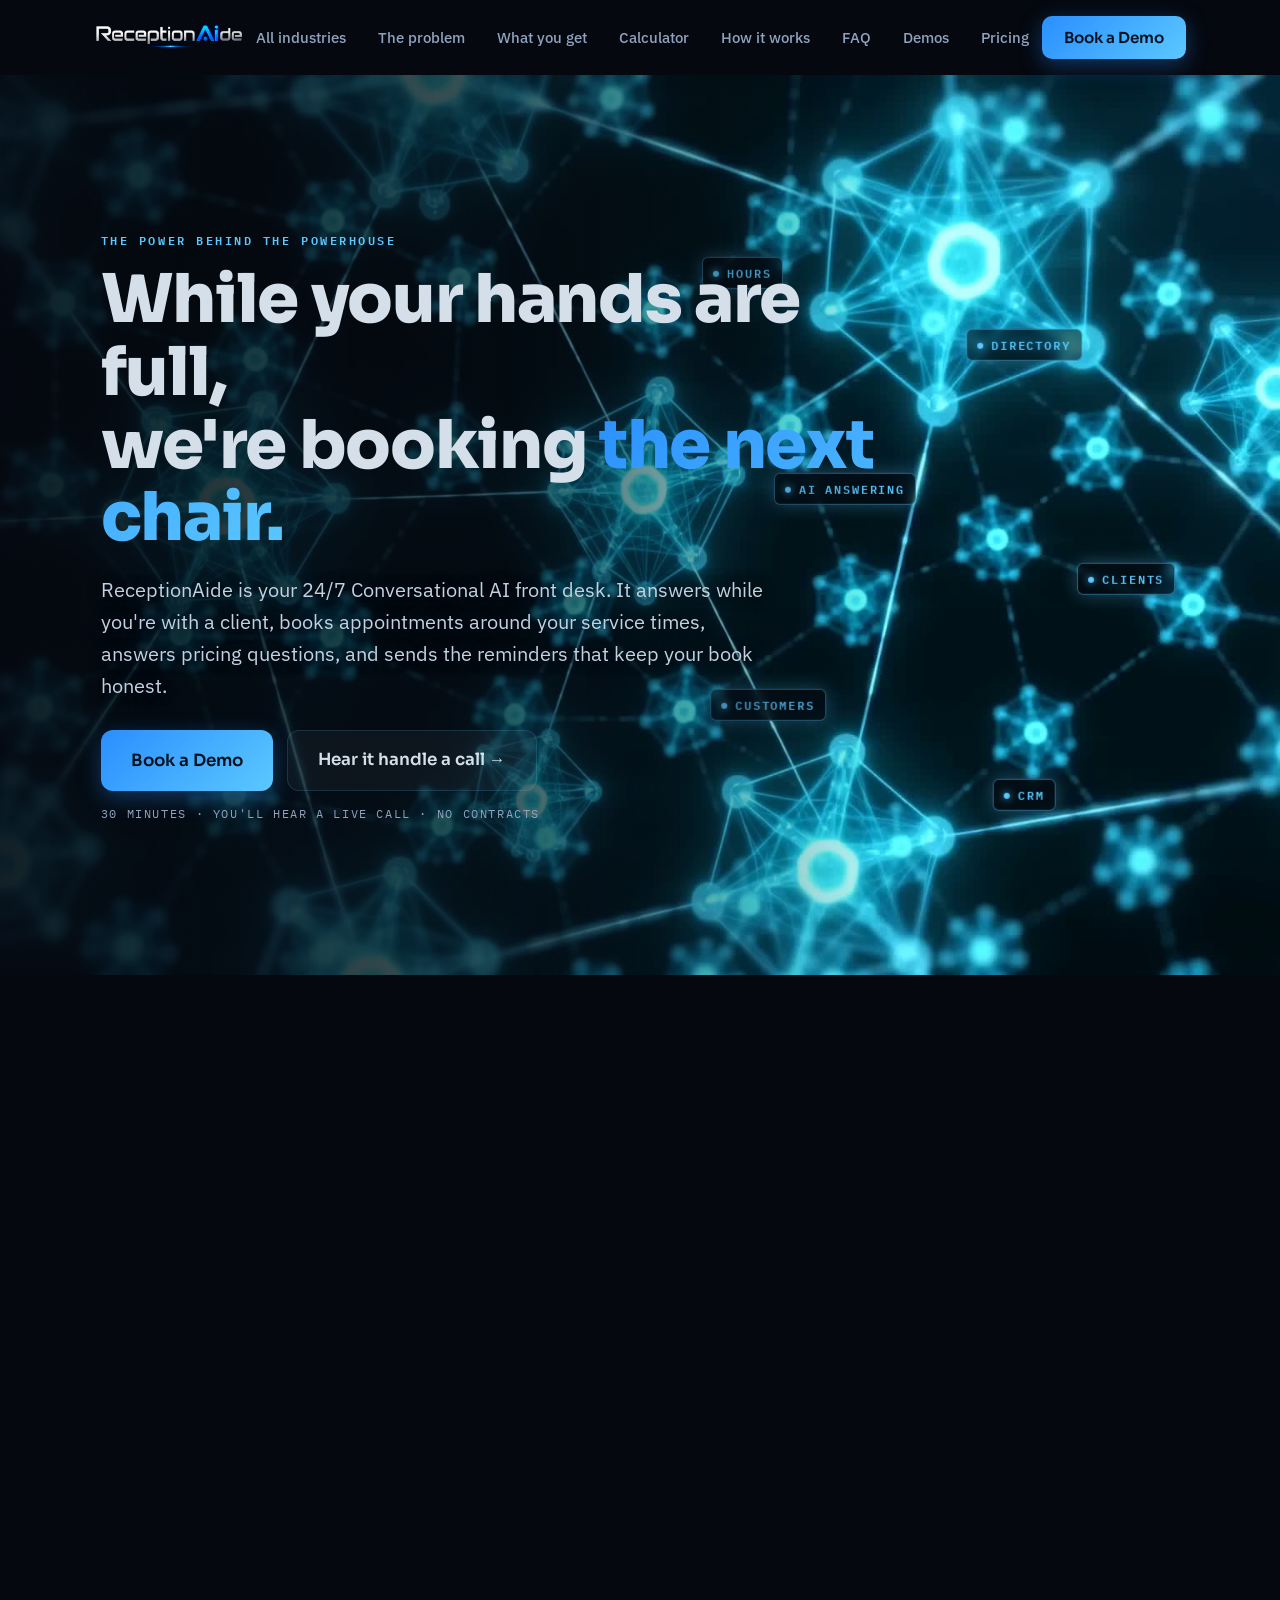
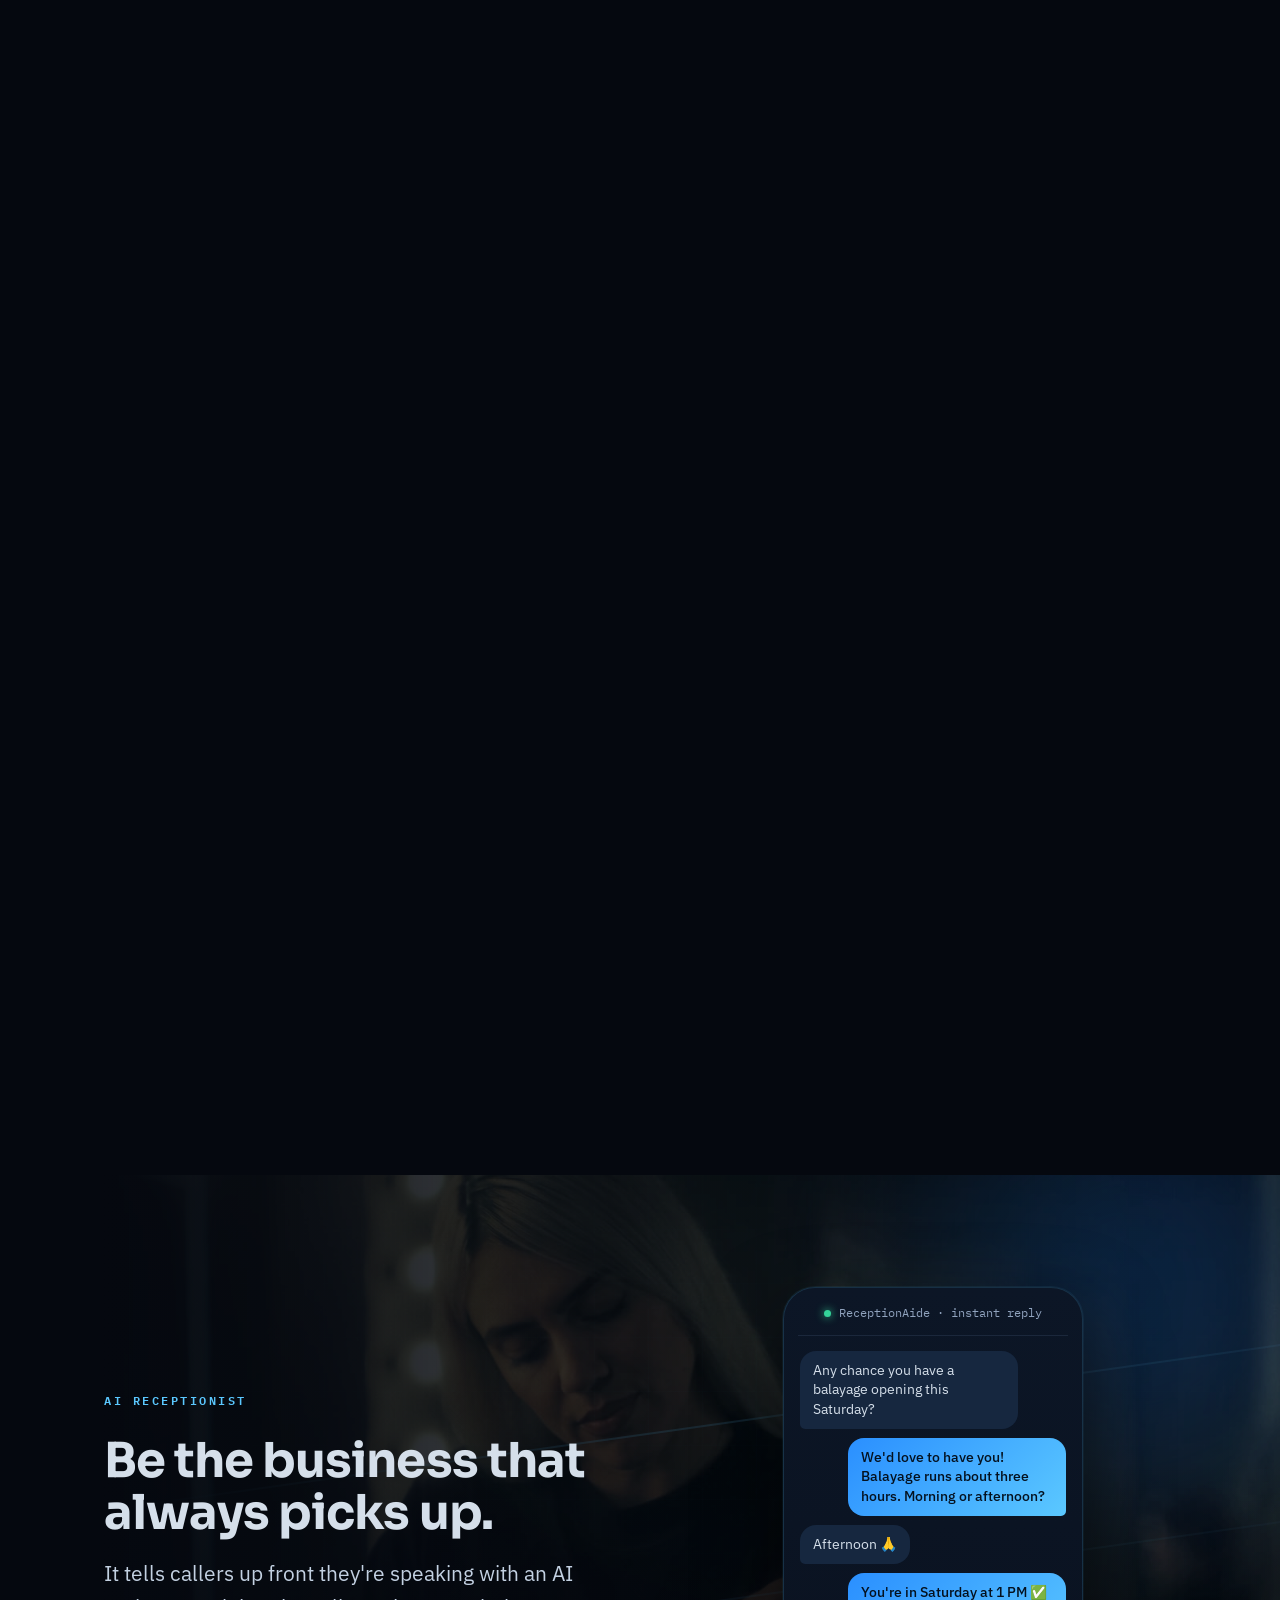
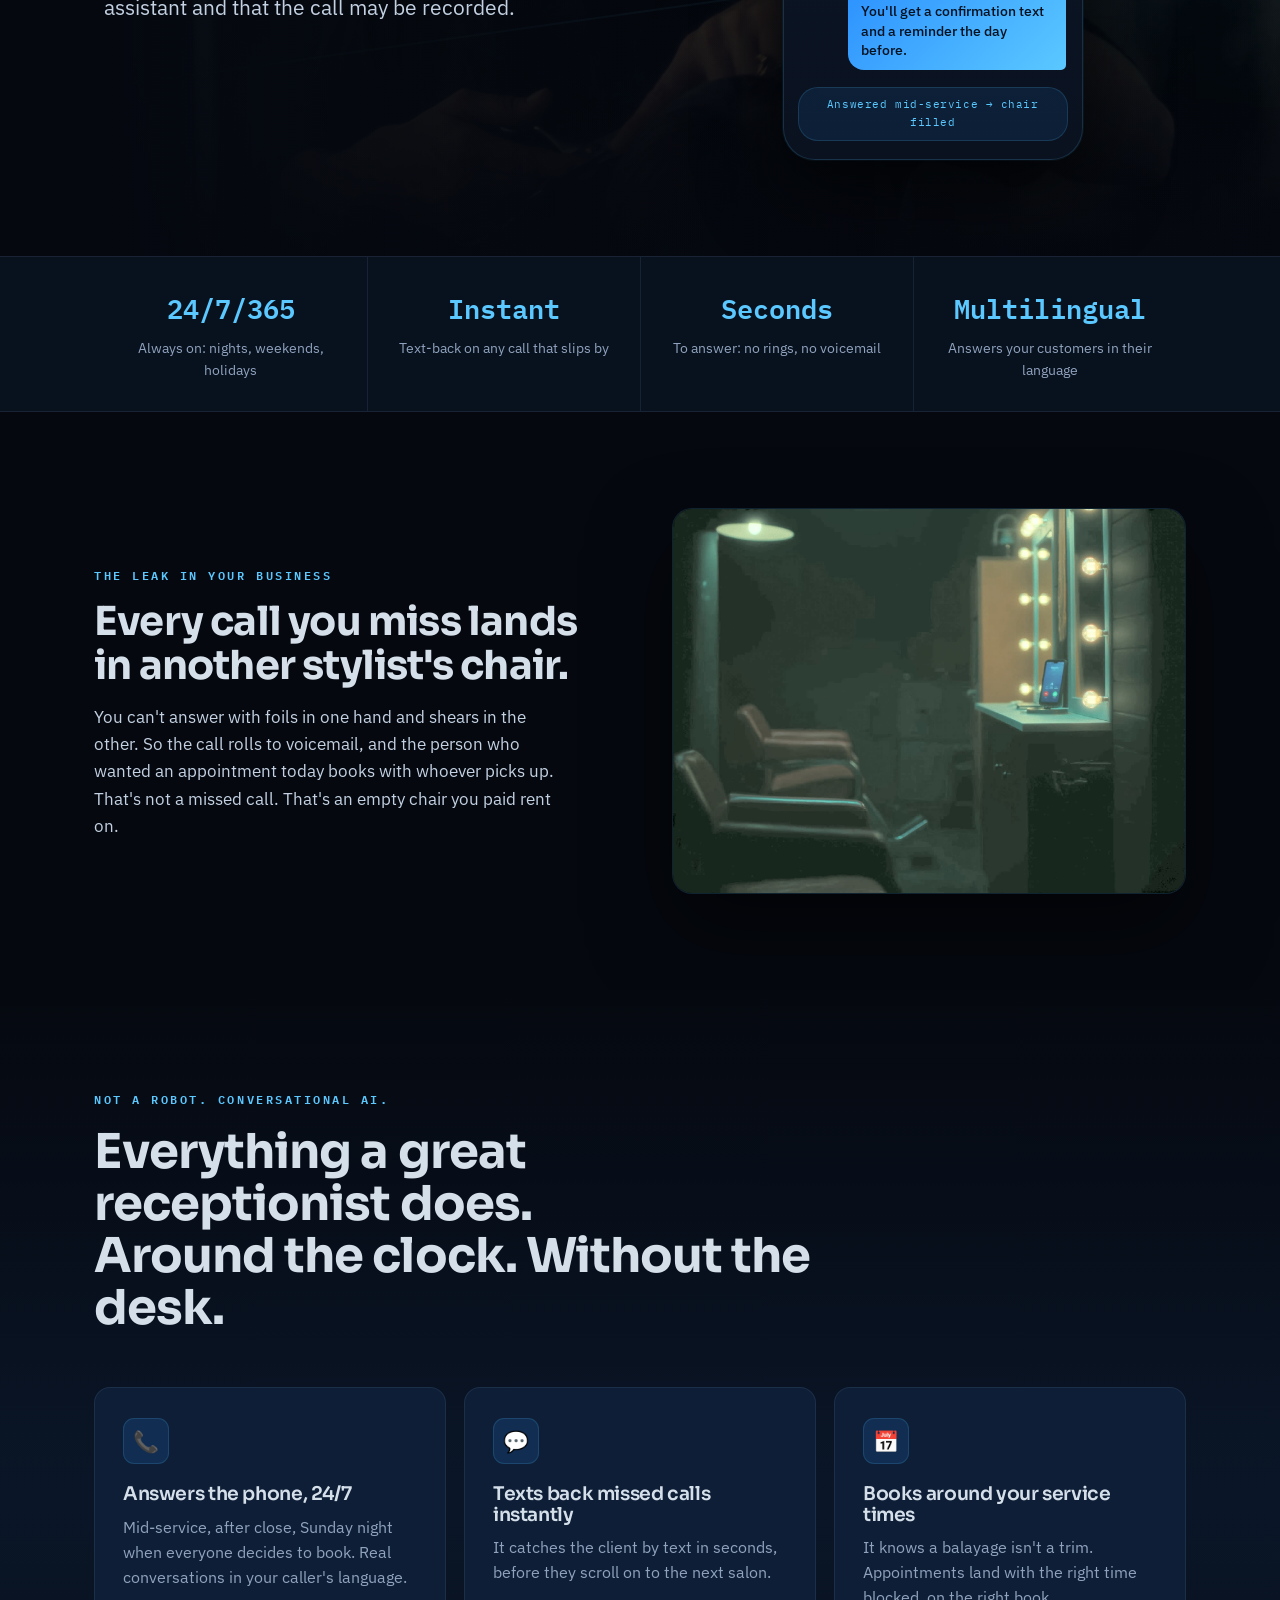
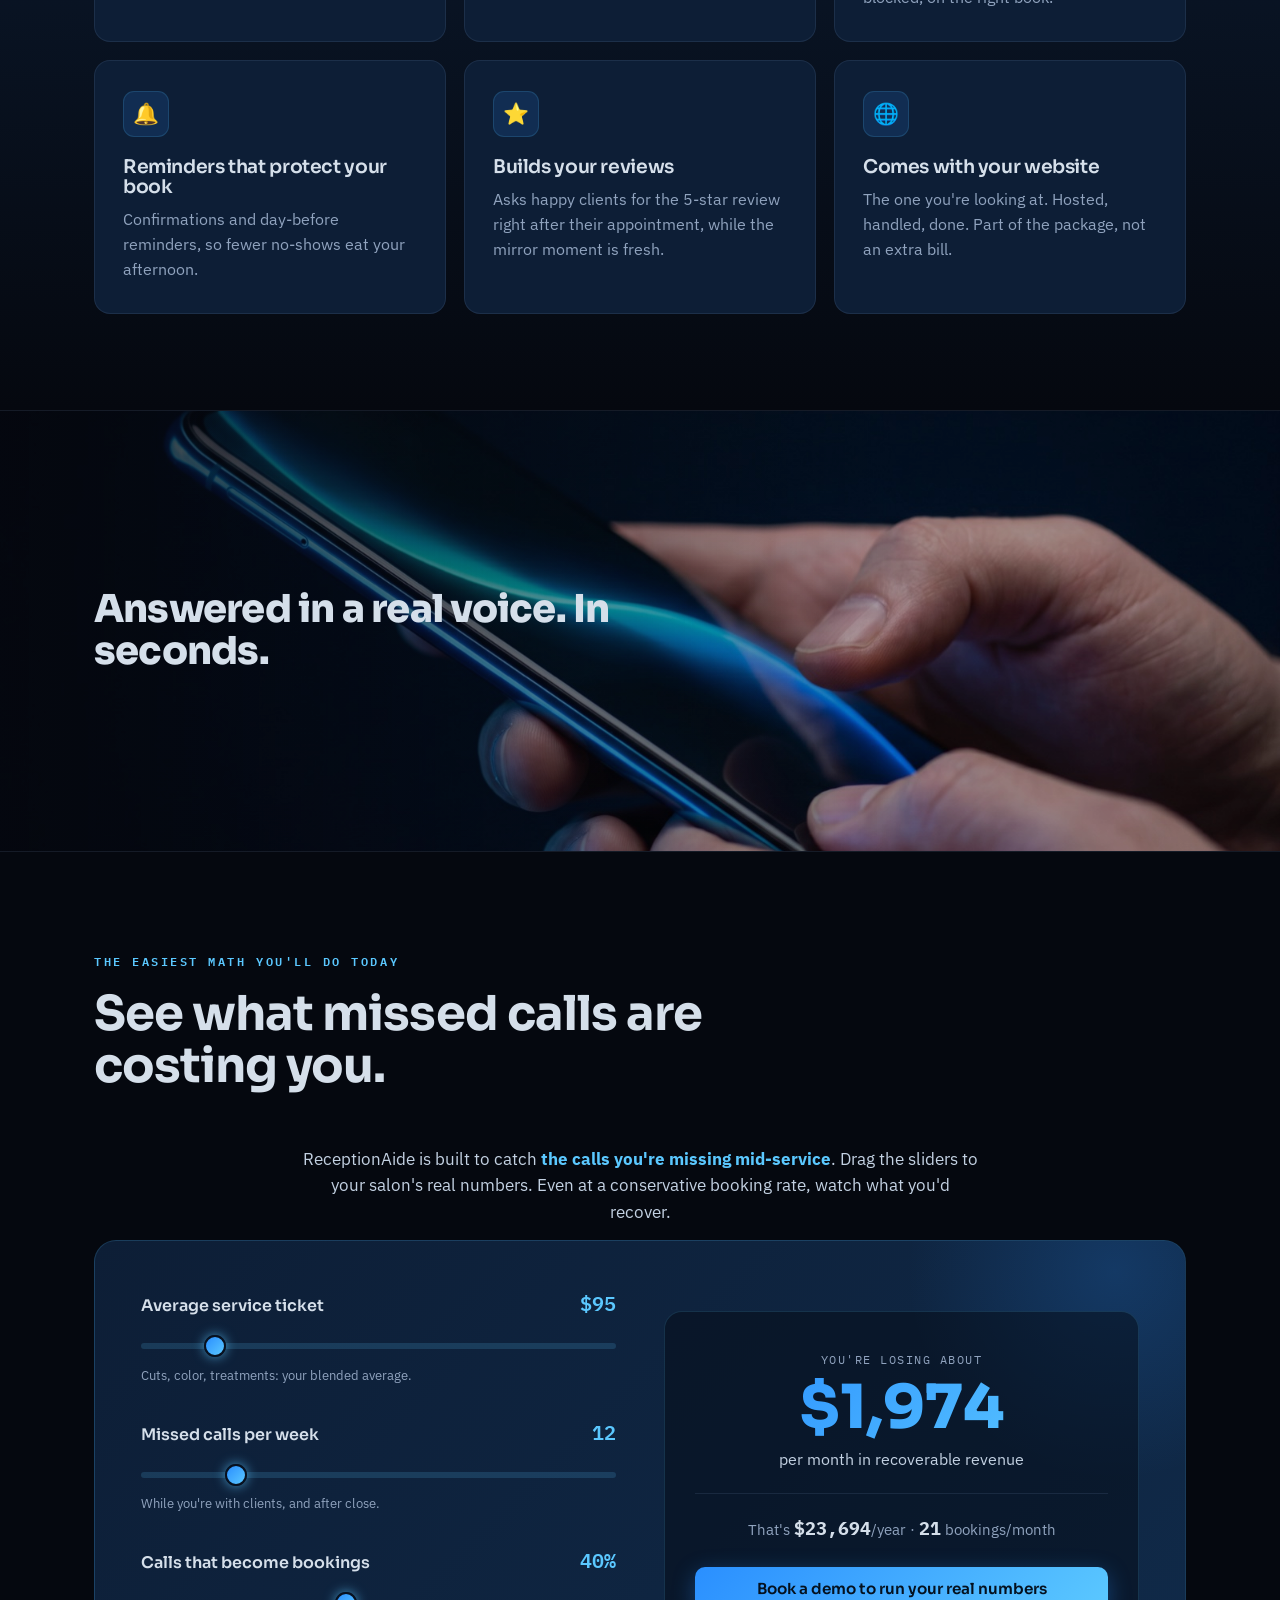
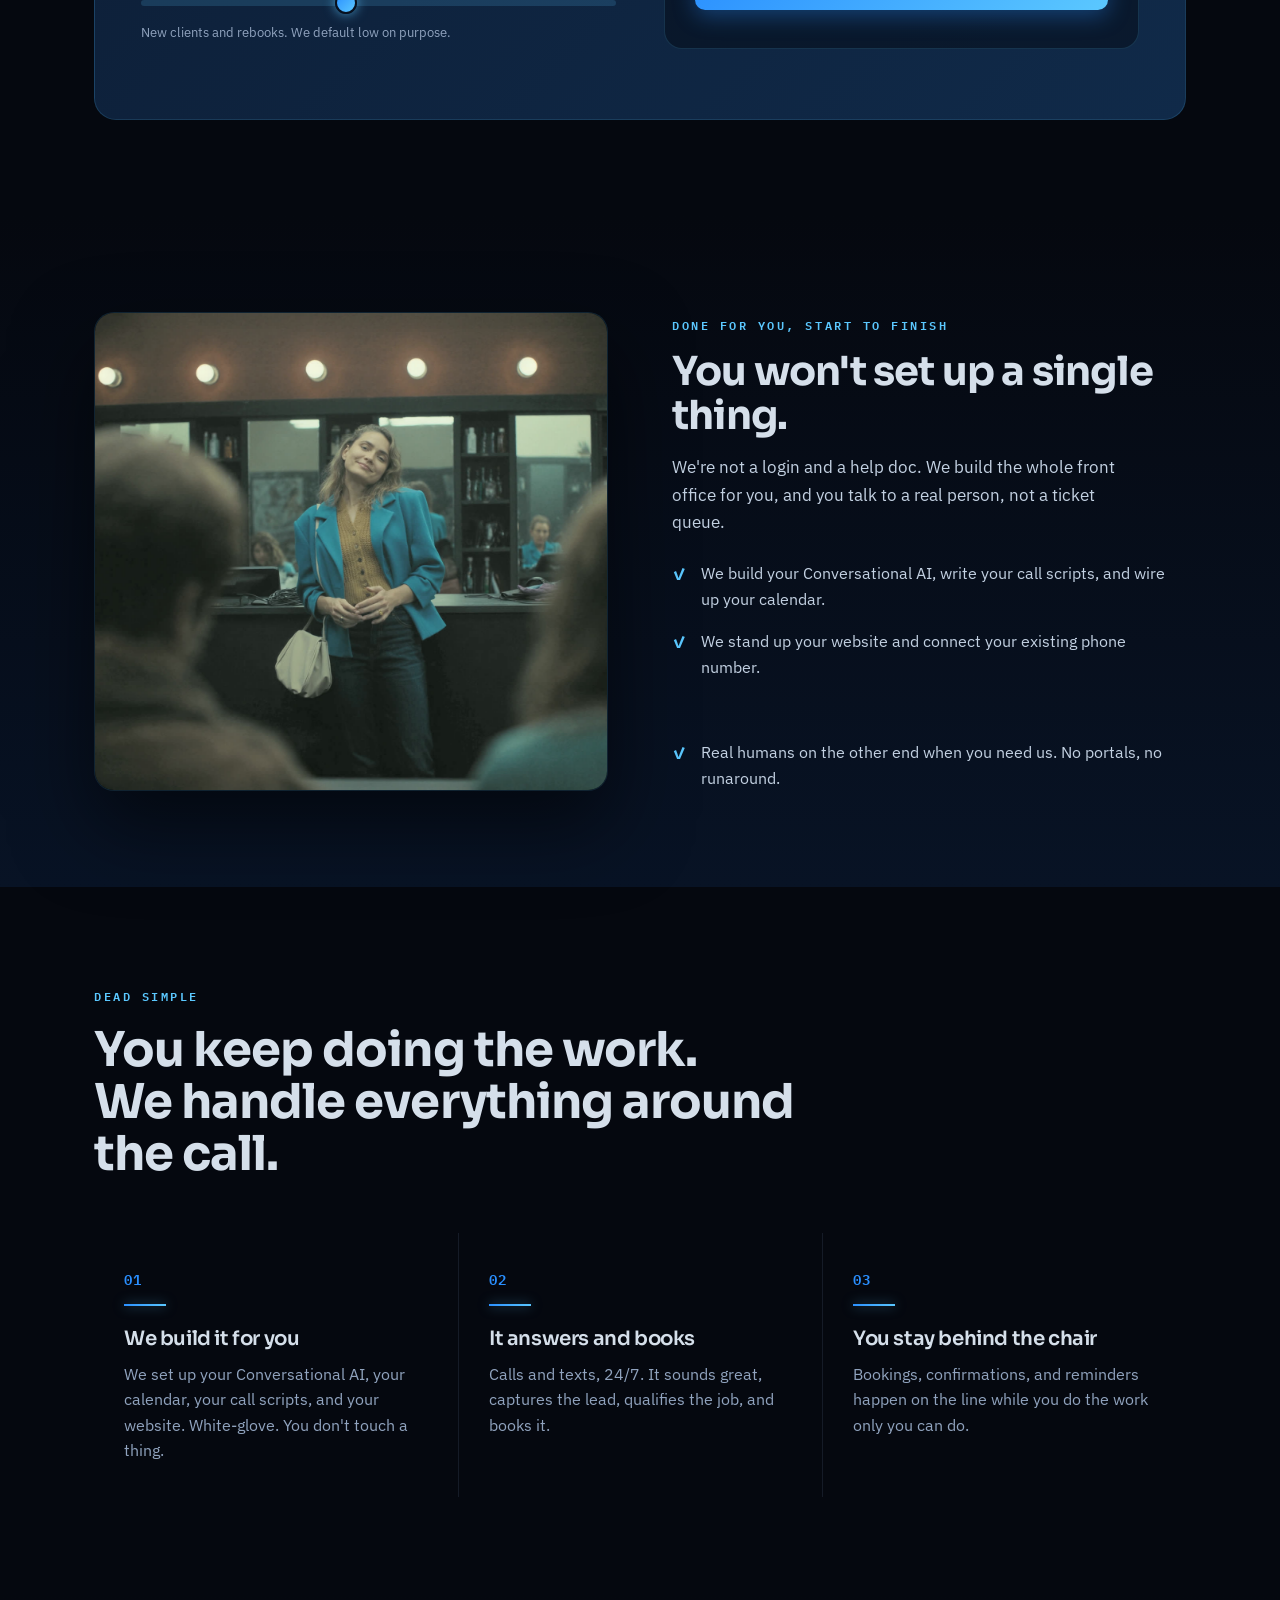
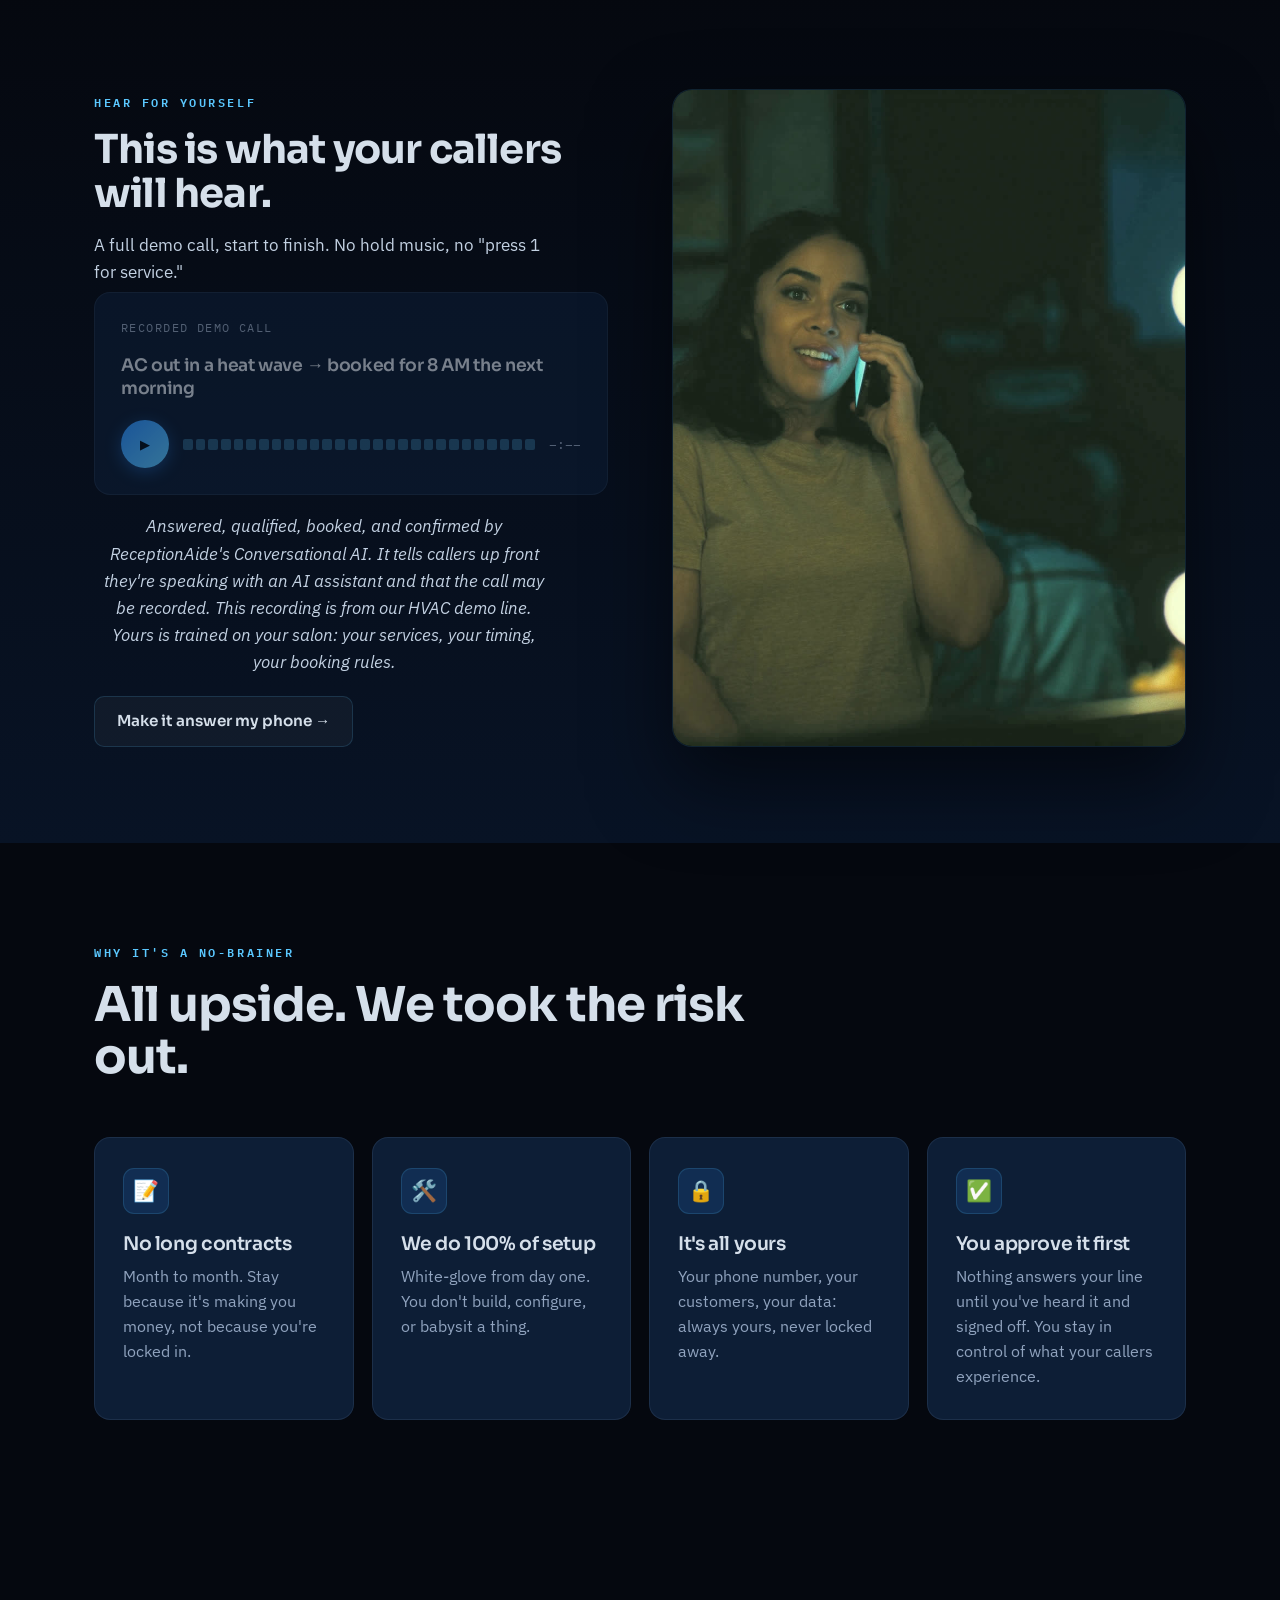
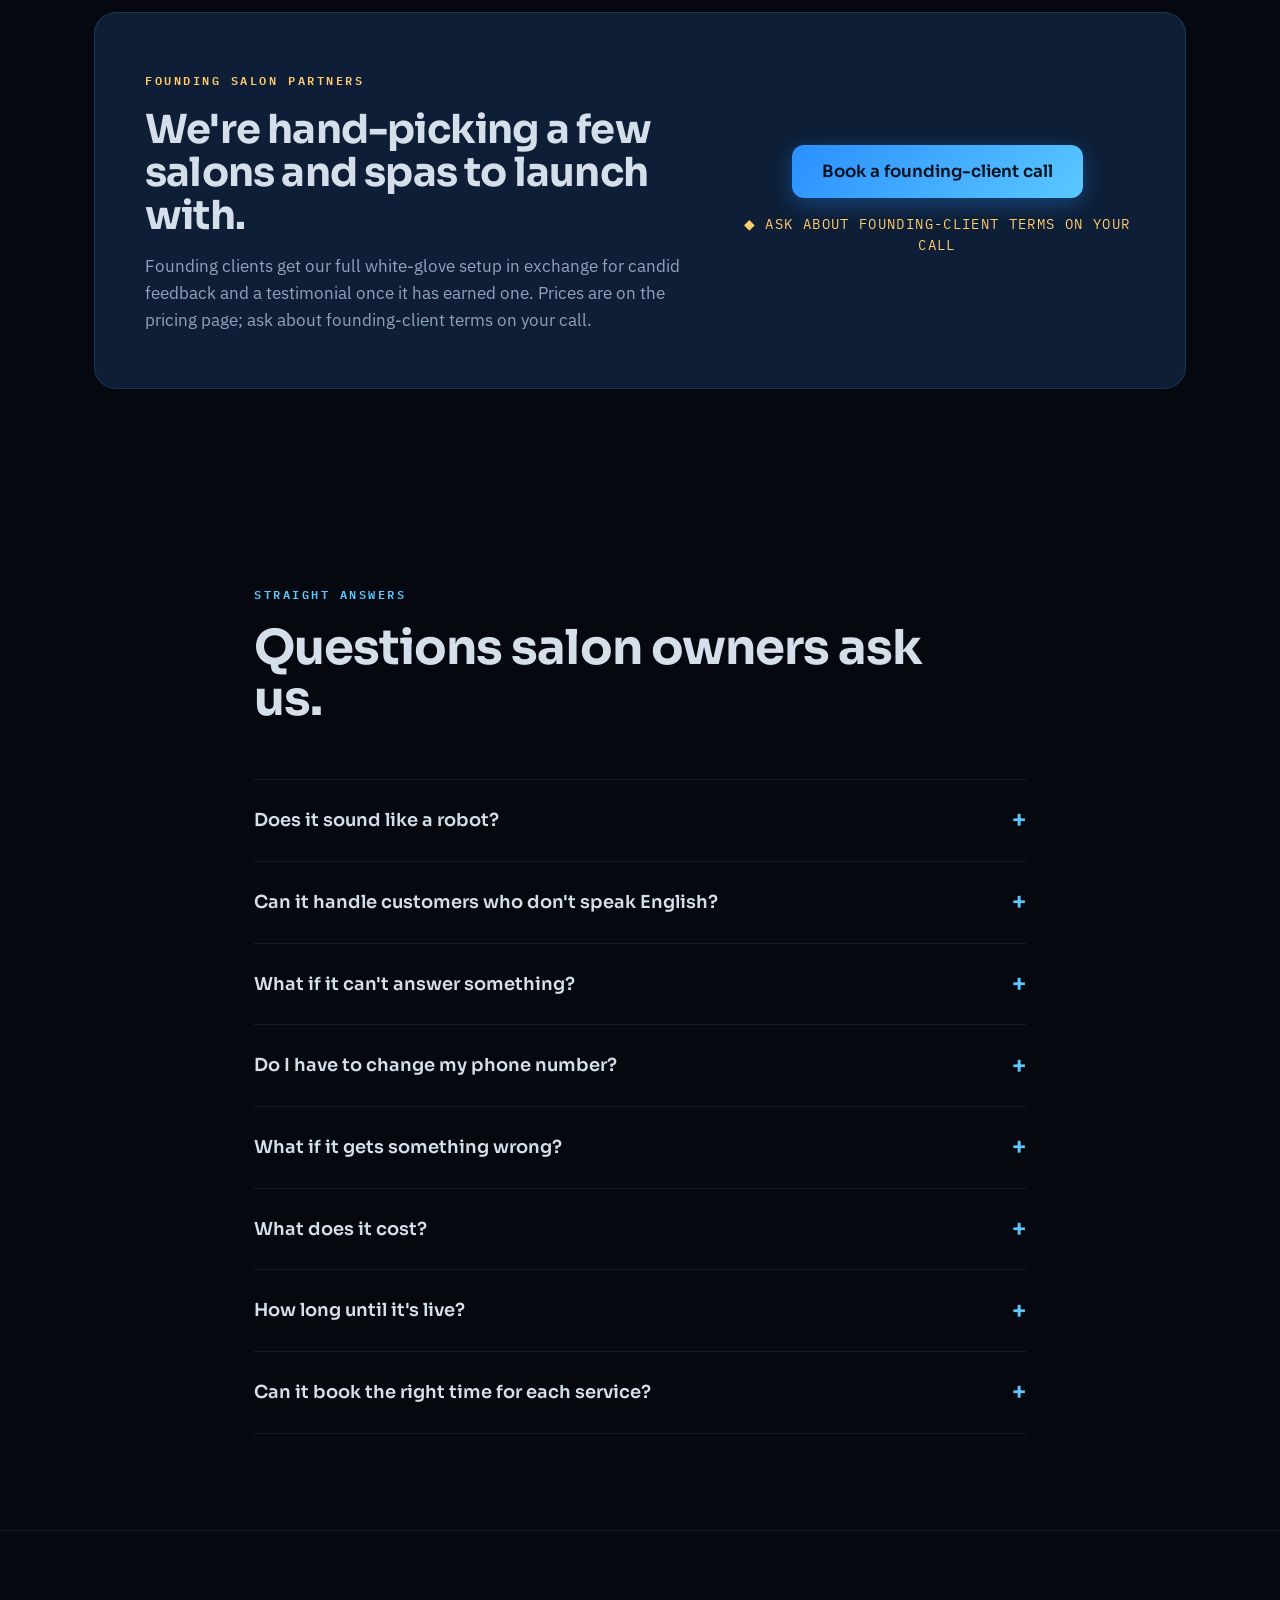
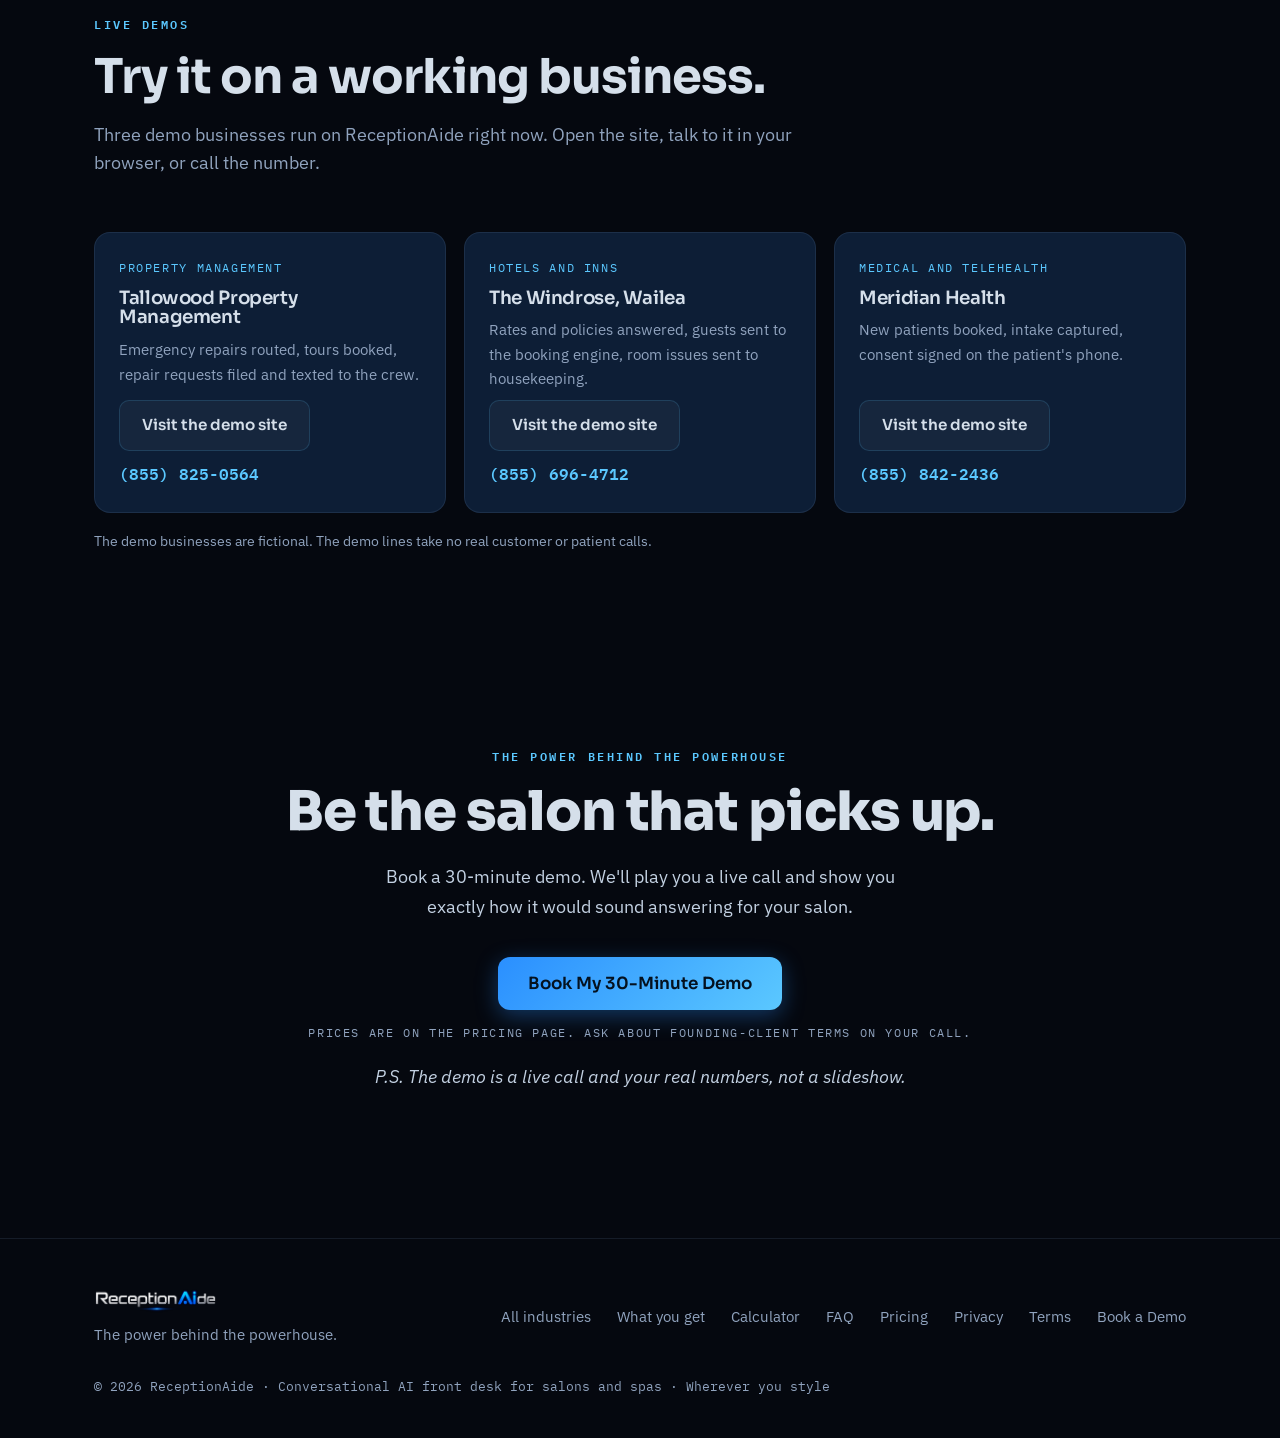
<file: salons/index.html>
<!DOCTYPE html>
<html lang="en">
<head>
<meta charset="UTF-8">
<meta name="viewport" content="width=device-width, initial-scale=1.0">
<title>ReceptionAide for Salons &amp; Spas · The power behind the powerhouse</title>
<meta name="description" content="ReceptionAide is the 24/7 Conversational AI front desk for salons and spas. It answers while you are with a client, books around your service times, and sends the reminders that protect your book. Book a demo.">
<meta property="og:title" content="ReceptionAide for Salons &amp; Spas · The power behind the powerhouse">
<meta property="og:description" content="The 24/7 Conversational AI front desk for salons and spas. Answers mid-service, books around your service times, protects your book.">
<meta property="og:type" content="website">
<meta property="og:url" content="https://receptionaide.com/salons/">
<meta property="og:image" content="https://receptionaide.com/img/salon-stylist-cutting-hair-warm-light.jpg">
<meta name="theme-color" content="#05080F">
<link rel="icon" href="data:image/svg+xml,<svg xmlns='http://www.w3.org/2000/svg' viewBox='0 0 40 40'><path d='M20 5 L34 33 H26 L20 20 L14 33 H6 Z' fill='%235BC8FF'/><circle cx='20' cy='27' r='3.4' fill='%235BC8FF'/></svg>">
<link rel="preconnect" href="https://fonts.googleapis.com">
<link rel="preconnect" href="https://fonts.gstatic.com" crossorigin>
<link href="https://fonts.googleapis.com/css2?family=Sora:wght@400;600;700;800&family=IBM+Plex+Sans:wght@400;500;600&family=IBM+Plex+Mono:wght@500;600&display=swap" rel="stylesheet">
<link rel="stylesheet" href="/scroll-story.css">
<script src="/scroll-story.js" defer></script>
<style>
  :root{
    --ink:#05080F;--navy:#0A1628;--panel:#0D1E36;--panel-2:#102A49;
    --line:rgba(91,200,255,.16);--line-soft:rgba(120,150,190,.14);
    --blue:#2A8FFF;--cyan:#5BC8FF;--silver:#C3D1E2;--white:#D5DFEA;--muted:#90A3BE;
    --grad:linear-gradient(135deg,#2A8FFF 0%,#5BC8FF 100%);--maxw:1140px;
  }
  *{box-sizing:border-box;margin:0;padding:0}
  html{scroll-behavior:smooth}
  body{background:var(--ink);color:var(--white);font-family:"IBM Plex Sans",system-ui,sans-serif;line-height:1.6;-webkit-font-smoothing:antialiased;overflow-x:hidden;overflow-x:clip}
  a{color:inherit;text-decoration:none}
  .wrap{max-width:var(--maxw);margin:0 auto;padding:0 24px}
  .eyebrow{font-family:"IBM Plex Mono",monospace;font-size:.72rem;font-weight:600;letter-spacing:.22em;text-transform:uppercase;color:var(--cyan);display:inline-block;margin-bottom:18px}
  h1,h2,h3{font-family:"Sora",sans-serif;line-height:1.08;letter-spacing:-.02em}
  .section{padding:96px 0;position:relative}
  .section-head{max-width:720px;margin-bottom:54px}
  .section-head h2{font-size:clamp(1.9rem,4.4vw,3rem);font-weight:700}
  .section-head p{color:var(--muted);font-size:1.12rem;margin-top:18px}

  #power{position:fixed;top:0;left:0;height:3px;width:0;z-index:120;background:var(--grad);box-shadow:0 0 14px rgba(91,200,255,.8);transition:width .1s linear}

  header{position:sticky;top:0;z-index:100;transition:background .3s,border-color .3s;border-bottom:1px solid transparent}
  header.scrolled{background:rgba(7,12,22,.82);backdrop-filter:blur(14px);border-bottom:1px solid var(--line-soft)}
  .nav{display:flex;align-items:center;justify-content:space-between;height:74px}
  .brand{display:flex;align-items:center;gap:11px;font-family:"Sora",sans-serif;font-weight:700;font-size:1.32rem}
  .brand .mark{width:30px;height:30px;flex:0 0 auto}
  .logo-img{height:34px;width:auto;display:block;animation:logoGlow 3.6s ease-in-out infinite}
  .foot .logo-img{height:28px}
  @keyframes logoGlow{0%,100%{filter:drop-shadow(0 0 3px rgba(91,200,255,.12))}50%{filter:drop-shadow(0 0 11px rgba(91,200,255,.42))}}
  .wordmark .r{color:var(--white)}
  .wordmark .ai{background:var(--grad);-webkit-background-clip:text;background-clip:text;color:transparent;animation:glow 3.4s ease-in-out infinite}
  .wordmark .de{color:var(--silver)}
  @keyframes glow{0%,100%{filter:drop-shadow(0 0 4px rgba(91,200,255,.25))}50%{filter:drop-shadow(0 0 12px rgba(91,200,255,.7))}}
  .nav-links{display:flex;align-items:center;gap:32px}
  .nav-links a{color:var(--muted);font-size:.95rem;font-weight:500;transition:color .2s}
  .nav-links a:hover{color:var(--white)}
  .btn{font-family:"Sora",sans-serif;font-weight:600;font-size:.95rem;padding:12px 22px;border-radius:10px;cursor:pointer;border:none;display:inline-flex;align-items:center;gap:9px;transition:transform .2s,box-shadow .2s,background .2s}
  .btn-primary{background:var(--grad);color:#04111f;box-shadow:0 6px 22px rgba(42,143,255,.35)}
  .btn-primary:hover{transform:translateY(-2px);box-shadow:0 10px 32px rgba(42,143,255,.55)}
  .btn-ghost{background:rgba(255,255,255,.04);color:var(--white);border:1px solid var(--line)}
  .btn-ghost:hover{background:rgba(91,200,255,.1);border-color:var(--cyan)}
  .btn-lg{padding:16px 30px;font-size:1.05rem;border-radius:12px}

  .hero{position:relative;padding:112px 0 96px;overflow:hidden}
  .hero-bg{position:absolute;inset:0;z-index:0;overflow:hidden}
  .blob{position:absolute;border-radius:50%;filter:blur(90px);opacity:.55}
  .blob.b1{width:620px;height:620px;background:radial-gradient(circle,#1559b8,transparent 70%);top:-200px;right:-160px;animation:drift1 16s ease-in-out infinite}
  .blob.b2{width:520px;height:520px;background:radial-gradient(circle,#0b3f7a,transparent 70%);bottom:-220px;left:-140px;animation:drift2 19s ease-in-out infinite}
  .streak{position:absolute;height:2px;width:140%;left:-20%;background:linear-gradient(90deg,transparent,rgba(91,200,255,.55),transparent);opacity:.5}
  .streak.s1{top:38%;transform:rotate(-8deg);animation:slide 9s linear infinite}
  .streak.s2{top:64%;transform:rotate(-8deg);animation:slide 13s linear infinite;animation-delay:-4s;opacity:.3}
  @keyframes slide{0%{transform:translateX(-30%) rotate(-8deg)}100%{transform:translateX(30%) rotate(-8deg)}}
  @keyframes drift1{0%,100%{transform:translate(0,0)}50%{transform:translate(-40px,40px)}}
  @keyframes drift2{0%,100%{transform:translate(0,0)}50%{transform:translate(40px,-30px)}}
  .hero-grid{position:absolute;inset:0;z-index:0;opacity:.4;background-image:linear-gradient(rgba(91,200,255,.05) 1px,transparent 1px),linear-gradient(90deg,rgba(91,200,255,.05) 1px,transparent 1px);background-size:54px 54px;mask-image:radial-gradient(ellipse 80% 60% at 50% 30%,#000,transparent 75%)}
  .hero-inner{position:relative;z-index:2;max-width:880px}
  .hero h1{font-size:clamp(2.4rem,6vw,4.5rem);font-weight:800;margin:8px 0 24px}
  .hero h1 .hl{background:var(--grad);-webkit-background-clip:text;background-clip:text;color:transparent}
  .hero p.sub{font-size:clamp(1.08rem,2.2vw,1.32rem);color:var(--silver);max-width:660px;margin-bottom:36px}
  .hero-cta{display:flex;gap:14px;flex-wrap:wrap;margin-bottom:0}

  /* stat band */
  .stats{border-top:1px solid var(--line-soft);border-bottom:1px solid var(--line-soft);background:rgba(13,30,54,.4)}
  .stat-row{display:grid;grid-template-columns:repeat(4,1fr);gap:0}
  .stat{padding:30px 20px;text-align:center;border-left:1px solid var(--line-soft)}
  .stat:first-child{border-left:none}
  .stat .v{font-family:"IBM Plex Mono",monospace;font-size:1.7rem;font-weight:600;color:var(--cyan)}
  .stat .l{color:var(--muted);font-size:.86rem;margin-top:6px}

  .problem .section-head h2{font-size:clamp(1.9rem,4.6vw,3.1rem)}
  .lead-line{color:var(--white)}

  .features{background:linear-gradient(180deg,var(--ink),var(--navy) 50%,var(--ink))}
  .grid3{display:grid;grid-template-columns:repeat(3,1fr);gap:18px}
  .card{background:var(--panel);border:1px solid var(--line-soft);border-radius:16px;padding:30px 28px;transition:transform .22s,border-color .22s,box-shadow .22s}
  .card:hover{transform:translateY(-4px);border-color:var(--line);box-shadow:0 14px 40px rgba(3,12,26,.6)}
  .card .ico{width:46px;height:46px;border-radius:11px;background:rgba(42,143,255,.14);border:1px solid var(--line);display:flex;align-items:center;justify-content:center;margin-bottom:20px;font-size:1.3rem}
  .card h3{font-size:1.18rem;font-weight:600;margin-bottom:10px}
  .card p{color:var(--muted);font-size:.98rem}
  .close-line{text-align:center;font-family:"Sora",sans-serif;font-weight:600;font-size:clamp(1.2rem,2.6vw,1.6rem);margin-top:48px;color:var(--silver)}
  .close-line b{color:var(--cyan)}

  .steps{display:grid;grid-template-columns:repeat(3,1fr);gap:0}
  .step{padding:34px 30px;position:relative;border-left:1px solid var(--line-soft)}
  .step:first-child{border-left:none}
  .step .n{font-family:"IBM Plex Mono",monospace;font-size:.9rem;font-weight:600;color:var(--blue);letter-spacing:.1em}
  .step .bar{height:2px;width:42px;background:var(--grad);margin:14px 0 22px;box-shadow:0 0 12px rgba(91,200,255,.6)}
  .step h3{font-size:1.24rem;font-weight:600;margin-bottom:12px}
  .step p{color:var(--muted);font-size:.99rem}

  /* trust block */
  .trust{background:linear-gradient(180deg,var(--ink),#081325)}
  .trust-inner{display:grid;grid-template-columns:1fr 1fr;gap:46px;align-items:center}
  .trust-inner h2{font-size:clamp(1.8rem,4vw,2.7rem);font-weight:700}
  .trust-inner p{color:var(--muted);font-size:1.1rem;margin-top:18px}
  .trust-list{list-style:none;display:flex;flex-direction:column;gap:16px}
  .trust-list li{display:flex;gap:14px;align-items:flex-start;font-size:1.02rem;color:var(--silver)}
  .trust-list .ck{color:var(--cyan);font-weight:700;flex:0 0 auto;margin-top:1px}

  /* calculator */
  .calc-box{background:linear-gradient(135deg,var(--panel),var(--panel-2));border:1px solid var(--line);border-radius:22px;padding:46px;display:grid;grid-template-columns:1fr 1fr;gap:48px;align-items:center;position:relative;overflow:hidden}
  .calc-box::before{content:"";position:absolute;width:420px;height:420px;border-radius:50%;background:radial-gradient(circle,rgba(42,143,255,.18),transparent 70%);top:-180px;right:-140px}
  .calc-controls{position:relative;z-index:2}
  .slider-group{margin-bottom:30px}
  .slider-top{display:flex;justify-content:space-between;align-items:baseline;margin-bottom:12px}
  .slider-top label{font-family:"Sora",sans-serif;font-weight:600;font-size:1rem}
  .slider-top .val{font-family:"IBM Plex Mono",monospace;font-size:1.25rem;font-weight:600;color:var(--cyan)}
  input[type=range]{-webkit-appearance:none;appearance:none;width:100%;height:6px;border-radius:5px;background:rgba(91,200,255,.16);outline:none}
  input[type=range]::-webkit-slider-thumb{-webkit-appearance:none;appearance:none;width:22px;height:22px;border-radius:50%;background:var(--grad);cursor:pointer;box-shadow:0 0 12px rgba(91,200,255,.7);border:2px solid #08111f}
  input[type=range]::-moz-range-thumb{width:22px;height:22px;border:2px solid #08111f;border-radius:50%;background:#3da0ff;cursor:pointer;box-shadow:0 0 12px rgba(91,200,255,.7)}
  .slider-sub{color:var(--muted);font-size:.82rem;margin-top:8px}
  .calc-out{position:relative;z-index:2;text-align:center;background:rgba(5,10,20,.5);border:1px solid var(--line);border-radius:18px;padding:38px 30px}
  .calc-out .pre{font-family:"IBM Plex Mono",monospace;font-size:.78rem;letter-spacing:.12em;text-transform:uppercase;color:var(--muted)}
  .calc-out .big{font-family:"Sora",sans-serif;font-weight:800;font-size:clamp(2.6rem,6vw,3.8rem);background:var(--grad);-webkit-background-clip:text;background-clip:text;color:transparent;margin:8px 0;line-height:1}
  .calc-out .big-sub{color:var(--silver);font-size:1rem}
  .calc-out .yr{margin-top:20px;padding-top:20px;border-top:1px solid var(--line-soft);color:var(--muted);font-size:.95rem}
  .calc-out .yr b{font-family:"IBM Plex Mono",monospace;color:var(--white);font-size:1.15rem}
  .calc-out .btn{margin-top:24px;width:100%;justify-content:center}
  .calc-frame{text-align:center;max-width:680px;margin:0 auto 14px;color:var(--silver);font-size:1.05rem}
  .calc-frame b{color:var(--cyan)}

  .founding-box{background:var(--panel);border:1px solid var(--line);border-radius:22px;padding:54px 50px;display:grid;grid-template-columns:1.4fr 1fr;gap:40px;align-items:center}
  .founding-box .eyebrow{color:#FFCB6B}
  .founding-box h2{font-size:clamp(1.7rem,3.6vw,2.5rem);font-weight:700}
  .founding-box p{color:var(--muted);margin-top:16px;font-size:1.05rem}
  .founding-cta{text-align:center}
  .spots{font-family:"IBM Plex Mono",monospace;color:#FFCB6B;font-size:.85rem;letter-spacing:.1em;margin-top:16px}

  .audio{background:linear-gradient(180deg,var(--ink),#081325)}
  .audio-grid{display:grid;grid-template-columns:repeat(3,1fr);gap:18px}
  .player{background:var(--panel);border:1px solid var(--line-soft);border-radius:16px;padding:26px;transition:border-color .2s;cursor:pointer}
  .player:hover{border-color:var(--line)}
  .player .tag{font-family:"IBM Plex Mono",monospace;font-size:.74rem;letter-spacing:.12em;text-transform:uppercase;color:var(--muted);margin-bottom:16px}
  .player h3{font-size:1.08rem;font-weight:600;margin-bottom:20px;line-height:1.35}
  .player-ctrl{display:flex;align-items:center;gap:14px}
  .play{width:48px;height:48px;flex:0 0 auto;border-radius:50%;border:none;cursor:pointer;background:var(--grad);display:flex;align-items:center;justify-content:center;box-shadow:0 4px 16px rgba(42,143,255,.4);transition:transform .15s;color:#04111f}
  .play:hover{transform:scale(1.07)}
  .wave{display:flex;align-items:center;gap:3px;height:34px;flex:1;cursor:pointer}
  .wave i{flex:1;background:rgba(91,200,255,.35);border-radius:2px;height:30%;transition:background .15s,height .15s}
  .wave i.done{background:var(--cyan);height:70%}
  .player.playing .wave i{animation:bounce 1s ease-in-out infinite}
  .player.unavailable{opacity:.55;pointer-events:none}
  .wave i:nth-child(2n){animation-delay:.15s}.wave i:nth-child(3n){animation-delay:.3s}.wave i:nth-child(4n){animation-delay:.45s}
  @keyframes bounce{0%,100%{height:25%}50%{height:90%}}
  .dur{font-family:"IBM Plex Mono",monospace;font-size:.82rem;color:var(--muted)}
  .audio-note{text-align:center;color:var(--muted);font-size:.88rem;margin-top:26px;font-style:italic}

  .faq-item{border-top:1px solid var(--line-soft);padding:26px 0;cursor:pointer}
  .faq-item:last-child{border-bottom:1px solid var(--line-soft)}
  .faq-q{display:flex;justify-content:space-between;align-items:center;gap:20px;font-family:"Sora",sans-serif;font-weight:600;font-size:1.12rem}
  .faq-q .plus{color:var(--cyan);font-size:1.5rem;flex:0 0 auto;transition:transform .25s;line-height:1}
  .faq-item.open .plus{transform:rotate(45deg)}
  .faq-a{max-height:0;overflow:hidden;transition:max-height .3s ease;color:var(--muted)}
  .faq-a p{padding-top:14px;font-size:1.02rem}

  .final{text-align:center;padding:110px 0}
  .final h2{font-size:clamp(2.1rem,5vw,3.4rem);font-weight:800}
  .final p{color:var(--silver);font-size:1.15rem;max-width:560px;margin:20px auto 36px}
  .cta-note{margin-top:14px;font-family:"IBM Plex Mono",monospace;font-size:.72rem;letter-spacing:.14em;text-transform:uppercase;color:var(--muted)}
  .ps-line{margin-top:22px;color:var(--muted);font-size:.92rem;font-style:italic}

  footer{border-top:1px solid var(--line-soft);padding:48px 0 40px}
  .foot{display:flex;justify-content:space-between;align-items:center;gap:24px;flex-wrap:wrap}
  .foot .tag{color:var(--muted);font-size:.92rem;margin-top:8px}
  .foot-links{display:flex;flex-wrap:wrap;gap:10px 26px;color:var(--muted);font-size:.92rem}
  .foot-links a:hover{color:var(--white)}
  .copy{color:var(--muted);font-size:.84rem;margin-top:30px;font-family:"IBM Plex Mono",monospace}


  /* hero 2-col + phone */
  .hero-inner{display:grid;grid-template-columns:1.05fr .95fr;gap:48px;align-items:center;max-width:1120px}
  .hero-visual{display:flex;justify-content:center;position:relative;z-index:2}
  .phone{width:300px;max-width:100%;background:linear-gradient(180deg,#0c1626,#0a1220);border:1px solid var(--line);border-radius:32px;padding:16px 14px 18px;box-shadow:0 30px 80px rgba(0,0,0,.6),0 0 0 1px rgba(91,200,255,.08);position:relative}
  .phone-top{display:flex;align-items:center;gap:8px;justify-content:center;font-size:.72rem;color:var(--muted);font-family:"IBM Plex Mono",monospace;padding-bottom:13px;border-bottom:1px solid var(--line-soft);margin-bottom:13px}
  .pdot{width:7px;height:7px;border-radius:50%;background:#34d399;box-shadow:0 0 8px #34d399}
  .thread{display:flex;flex-direction:column;gap:9px;padding:2px}
  .msg{max-width:82%;padding:10px 13px;border-radius:16px;font-size:.86rem;line-height:1.4;opacity:0;animation:pop .5s ease forwards;animation-delay:var(--d)}
  .msg.in{align-self:flex-start;background:#16273f;color:var(--white);border-bottom-left-radius:5px}
  .msg.out{align-self:flex-end;background:var(--grad);color:#04111f;border-bottom-right-radius:5px;font-weight:500}
  @keyframes pop{from{opacity:0;transform:translateY(8px) scale(.96)}to{opacity:1;transform:none}}
  .phone-badge{margin-top:15px;text-align:center;font-family:"IBM Plex Mono",monospace;font-size:.7rem;letter-spacing:.05em;color:var(--cyan);background:rgba(42,143,255,.1);border:1px solid var(--line);border-radius:20px;padding:8px 12px}

  /* risk grid */
  .grid4{display:grid;grid-template-columns:repeat(4,1fr);gap:18px}
  .card.guarantee{border-color:rgba(91,200,255,.4);border-style:dashed}

  /* scroll motion: /scroll-story (shared pair at /scroll-story.css and /scroll-story.js); theme only, no overrides of the pair */
  :root{--ss-chapter-color:rgba(213,223,234,.45);--ss-chapter-active:var(--cyan);--ss-chapter-left:20px}
  @media(max-width:1359px){.ss-chapters{display:none!important}}
  .ss-js .card.ss-reveal.is-in:hover{transform:translateY(-4px)}
  /* the clip runs 104 frames (ends on the logo), so the scene holds longer and the copy timing is scaled to keep pace */
  .scene{--ss-scrub-height:300vh;--ss-copy-fade:.2}
  .scene .ss-scrub-pin{background:var(--ink)}
  .scene .ss-scrub-copy .wrap{width:100%}
  .scene .ss-scrub-copy .eyebrow{margin-bottom:14px}
  .scene .ss-scrub-copy h1{font-size:clamp(2.2rem,5.6vw,4.2rem);font-weight:800;margin:0 0 20px;max-width:15ch}
  .scene .ss-scrub-copy h1 .hl{background:var(--grad);-webkit-background-clip:text;background-clip:text;color:transparent}
  .scene .ss-scrub-copy p.sub{color:var(--silver);font-size:clamp(1rem,1.9vw,1.25rem);max-width:56ch;margin:0 0 28px;text-shadow:0 1px 14px rgba(0,0,0,.8)}
  .scene .ss-scrub-copy .cta-note{margin-top:14px}
  /* opener: the copy sits mid-screen at the start and fades as the clip plays; faded buttons stop taking clicks */
  .ss-js .scene.ss-scrub:not(.is-static) .ss-scrub-copy{justify-content:center;padding-bottom:0}
  .scene.copy-gone .ss-scrub-copy a,.scene.copy-gone .ss-scrub-copy button{pointer-events:none}
  .ss-js .scene .ss-scrub-copy{z-index:2}
  /* scrim behind the opener copy so it reads over the bright network; it fades with the copy */
  .ss-js .scene:not(.is-static) .ss-scrub-copy{background:linear-gradient(90deg,rgba(5,8,15,.9) 0%,rgba(5,8,15,.7) 38%,rgba(5,8,15,0) 70%)}
  @media(max-width:767px){.ss-js .scene:not(.is-static) .ss-scrub-copy{background:rgba(5,8,15,.72)}}
  /* knowledge-base labels: tags on the network that pull toward the center and fade as the camera pulls back */
  .ss-labels{display:none}
  .ss-js .scene:not(.is-static) .ss-labels{display:block;position:absolute;inset:0;z-index:1;pointer-events:none;
    opacity:calc(1 - min(1, var(--ss-p, 0) / .23))}
  .ss-labels span{position:absolute;left:calc(50% + (var(--x) - 50%) * (1 - min(1, var(--ss-p, 0) / .23) * .7));top:calc(50% + (var(--y) - 50%) * (1 - min(1, var(--ss-p, 0) / .23) * .7));
    transform:translate(-50%,-50%) scale(calc(1 - min(1, var(--ss-p, 0) / .23) * .5));
    font-family:"IBM Plex Mono",monospace;font-size:.72rem;font-weight:600;letter-spacing:.16em;text-transform:uppercase;color:var(--cyan);
    background:rgba(5,8,15,.55);border:1px solid rgba(91,200,255,.45);border-radius:6px;padding:6px 10px;white-space:nowrap;
    box-shadow:0 0 18px rgba(91,200,255,.35);backdrop-filter:blur(4px)}
  .ss-labels span::before{content:"";display:inline-block;width:6px;height:6px;border-radius:50%;background:var(--cyan);box-shadow:0 0 8px var(--cyan);margin-right:8px;vertical-align:1px}
  @media(max-width:767px){.ss-js .scene:not(.is-static) .ss-labels{display:none}}
  .hero h2{font-size:clamp(1.9rem,4.4vw,3rem);font-weight:700;margin:8px 0 18px}

  @media(max-width:860px){
    .nav-links{display:none}
    .logo-img{height:28px}
    .grid3,.grid4,.steps,.audio-grid,.calc-box,.trust-inner,.hero-inner{grid-template-columns:1fr}
    .hero-inner{gap:40px}
    .hero-visual{order:2}
    .stat-row{grid-template-columns:1fr 1fr}
    .stat:nth-child(3){border-left:none}
    .stat{min-width:0;padding:26px 10px}
    .stat .v{font-size:1.2rem}
    .step{border-left:none;border-top:1px solid var(--line-soft);padding:28px 4px}
    .step:first-child{border-top:none}
    .founding-box{grid-template-columns:1fr;text-align:center;padding:40px 28px}
    .calc-box{padding:32px 24px;gap:34px}.section{padding:72px 0}
  }
  @media(prefers-reduced-motion:reduce){*{animation:none!important;scroll-behavior:auto!important;transition:none!important}.msg,.ss-reveal{opacity:1!important;transform:none!important}}

  /* ---- IMAGE INTEGRATION (test build) ---- */
  /* hero photographic backdrop — figure sits in the gap between copy and the phone card */
  .hero-photo{position:absolute;inset:0;z-index:0;background-size:cover;background-position:65% 28%;background-repeat:no-repeat;opacity:.6}
  @media(max-width:860px){.hero-photo{background-size:cover;background-position:70% 30%}}
  .hero-scrim{position:absolute;inset:0;z-index:1;background:linear-gradient(90deg,var(--ink) 8%,rgba(5,8,15,.62) 44%,rgba(5,8,15,.20) 100%),linear-gradient(0deg,var(--ink),transparent 58%)}
  .hero .hero-inner{z-index:2}

  /* modern split section: crisp full-strength image one side, clean copy the other; stacks on mobile */
  .split > .wrap{display:grid;grid-template-columns:1fr 1fr;gap:clamp(34px,5vw,76px);align-items:stretch}
  .split-copy{align-self:center}
  .split-copy .eyebrow{margin-bottom:16px}
  .split-copy h2{font-family:"Sora",sans-serif;font-size:clamp(1.7rem,3.2vw,2.5rem);font-weight:700;line-height:1.1;letter-spacing:-.02em;margin-bottom:16px}
  .split-copy > p,.split-copy .lead-line{color:var(--silver);font-size:1.06rem;max-width:46ch}
  .split-media{position:relative;border-radius:20px;overflow:hidden;border:1px solid var(--line);box-shadow:0 34px 80px rgba(0,0,0,.55);min-height:360px;background:#02040a}
  .split-media img{width:100%;height:100%;object-fit:cover;display:block}
  .split-media .split-tag{position:absolute;left:16px;bottom:16px;z-index:2;font-family:"IBM Plex Mono",monospace;font-size:.6rem;font-weight:600;letter-spacing:.16em;text-transform:uppercase;color:var(--cyan);background:rgba(5,8,15,.55);backdrop-filter:blur(8px);padding:7px 12px;border-radius:9px;border:1px solid var(--line)}
  .split .audio-grid{grid-template-columns:1fr;gap:14px;margin-top:6px}
  .split .trust-list{margin-top:24px}
  .split .audio-note{margin-top:18px}
  @media(max-width:860px){.split > .wrap{grid-template-columns:1fr;gap:30px}.split-media{min-height:250px}}
  /* framed section shot */
  .shot{margin:0;border:1px solid var(--line);border-radius:16px;overflow:hidden;line-height:0;box-shadow:0 20px 60px rgba(0,0,0,.5);position:relative}
  .shot img{width:100%;height:auto;display:block}
  .shot.tall img{aspect-ratio:16/9;object-fit:cover}
  .shot figcaption{position:absolute;left:0;right:0;bottom:0;z-index:2;padding:22px 24px;font-family:"IBM Plex Mono",monospace;font-size:.72rem;font-weight:600;letter-spacing:.16em;text-transform:uppercase;color:var(--cyan);background:linear-gradient(0deg,rgba(5,8,15,.9),transparent);line-height:1.4}
  .shot::after{content:"";position:absolute;inset:0;z-index:1;background:linear-gradient(120deg,transparent 55%,rgba(42,143,255,.12));pointer-events:none}
  .shot-wrap{margin-top:44px}
  /* two-up: copy beside image */
  .media-2{display:grid;grid-template-columns:1fr 1fr;gap:40px;align-items:center}
  .media-2.rev .shot{order:-1}
  @media(max-width:820px){.media-2{grid-template-columns:1fr;gap:28px}.media-2.rev .shot{order:0}}
  /* full-bleed band image */
  .band{position:relative;margin:0;line-height:0;border-top:1px solid var(--line-soft);border-bottom:1px solid var(--line-soft)}
  .band img{width:100%;height:auto;display:block;max-height:440px;object-fit:cover}
  .band .band-cap{position:absolute;inset:0;display:flex;align-items:center;z-index:2}
  .band .band-cap .wrap{width:100%}
  .band .band-cap h3{font-family:"Sora",sans-serif;font-weight:800;font-size:clamp(1.5rem,3.4vw,2.4rem);max-width:520px;letter-spacing:-.02em}
  .band::before{content:"";position:absolute;inset:0;z-index:1;background:linear-gradient(90deg,rgba(5,8,15,.86),rgba(5,8,15,.20) 70%)}
</style>
</head>
<body>

<div id="power"></div>

<header id="hdr">
  <div class="wrap nav">
    <a class="brand" href="/">
      <img class="logo-img" src="/img/receptionaide-logo.png" alt="ReceptionAide">
    </a>
    <nav class="nav-links">
      <a href="/">All industries</a><a href="#problem">The problem</a><a href="#what">What you get</a><a href="#calc">Calculator</a><a href="#how">How it works</a><a href="#faq">FAQ</a><a href="#demos">Demos</a><a href="/pricing/">Pricing</a>
    </nav>
    <button class="btn btn-primary" onclick="book()">Book a Demo</button>
  </div>
</header>

<main id="top">

  <!-- Pinned scrub scene, the page opener: shared with /property-management/, brief in ../campaigns/content/02-brief/scroll-property-management-call-path.md. Assets from make-scrub-assets.sh. -->
  <section class="ss-scrub scene" id="start" data-ss-chapter="Start" data-ss-base="/media/scenes/call-path" data-ss-frames="104" data-ss-mode="auto">
    <div class="ss-scrub-pin">
      <img class="ss-scrub-poster" src="/media/scenes/call-path/poster.jpg" alt="A glowing network of connected nodes in cyan and blue on near-black, the opening frame of a camera move that pulls back through a tunnel of light to a phone showing an incoming ReceptionAide call on a dark floor, which collapses into a streak of light and opens into the ReceptionAide logo." width="1920" height="1080" loading="eager" fetchpriority="high" decoding="async">
      <div class="ss-labels" aria-hidden="true">
        <span style="--x:58%;--y:22%">Hours</span>
        <span style="--x:80%;--y:30%">Directory</span>
        <span style="--x:66%;--y:46%">AI answering</span>
        <span style="--x:88%;--y:56%">Clients</span>
        <span style="--x:60%;--y:70%">Customers</span>
        <span style="--x:80%;--y:80%">CRM</span>
      </div>
      <div class="ss-scrub-copy">
        <div class="wrap">
          <span class="eyebrow">The power behind the powerhouse</span>
          <h1>While your hands are full,<br>we're booking <span class="hl">the next chair.</span></h1>
          <p class="sub">ReceptionAide is your 24/7 Conversational AI front desk. It answers while you're with a client, books appointments around your service times, answers pricing questions, and sends the reminders that keep your book honest.</p>
          <div class="hero-cta">
            <button class="btn btn-primary btn-lg" onclick="book()">Book a Demo</button>
            <a class="btn btn-ghost btn-lg" href="#audio">Hear it handle a call →</a>
          </div>
          <div class="cta-note">30 minutes · You'll hear a live call · No contracts</div>
        </div>
      </div>
    </div>
  </section>

  <section class="hero" id="demo-call" data-ss-chapter="The call">
    <div class="hero-bg" aria-hidden="true">
      <div class="hero-photo" style="background-image:url('/img/salon-stylist-cutting-hair-warm-light.jpg');background-size:cover;background-position:70% 30%"></div>
      <div class="hero-scrim"></div>
      <div class="hero-grid"></div><div class="blob b1"></div><div class="blob b2"></div><div class="streak s1"></div><div class="streak s2"></div>
    </div>
    <div class="wrap hero-inner">
      <div class="hero-copy ss-reveal">
        <span class="eyebrow">AI receptionist</span>
        <h2>Be the business that always picks up.</h2>
        <p class="sub">It tells callers up front they're speaking with an AI assistant and that the call may be recorded.</p>
      </div>
      <div class="hero-visual ss-reveal">
        <div class="phone">
          <div class="phone-top"><span class="pdot"></span>ReceptionAide · instant reply</div>
          <div class="thread">
            <div class="msg in" style="--d:.3s">Any chance you have a balayage opening this Saturday?</div>
            <div class="msg out" style="--d:1.0s">We'd love to have you! Balayage runs about three hours. Morning or afternoon?</div>
            <div class="msg in" style="--d:1.9s">Afternoon 🙏</div>
            <div class="msg out" style="--d:2.7s">You're in Saturday at 1 PM ✅ You'll get a confirmation text and a reminder the day before.</div>
          </div>
          <div class="phone-badge">Answered mid-service → chair filled</div>
        </div>
      </div>
    </div>
  </section>

  <section class="stats">
    <div class="wrap"><div class="stat-row ss-stagger">
      <div class="stat ss-reveal"><div class="v">24/7/365</div><div class="l">Always on: nights, weekends, holidays</div></div>
      <div class="stat ss-reveal"><div class="v">Instant</div><div class="l">Text-back on any call that slips by</div></div>
      <div class="stat ss-reveal"><div class="v">Seconds</div><div class="l">To answer: no rings, no voicemail</div></div>
      <div class="stat ss-reveal"><div class="v">Multilingual</div><div class="l">Answers your customers in their language</div></div>
    </div></div>
  </section>

  <section class="section problem split" id="problem" data-ss-chapter="The problem">
    <div class="wrap">
      <div class="split-copy ss-reveal">
        <span class="eyebrow">The leak in your business</span>
        <h2>Every call you miss lands in another stylist's chair.</h2>
        <p class="lead-line">You can't answer with foils in one hand and shears in the other. So the call rolls to voicemail, and the person who wanted an appointment today books with whoever picks up. That's not a missed call. That's an empty chair you paid rent on.</p>
      </div>
      <figure class="split-media ss-reveal">
        <img src="/img/salon-empty-chair-phone-ringing-night.jpg" alt="An empty styling chair in a dark salon at night while a phone glows with an incoming call at the counter.">
      </figure>
    </div>
  </section>

  <section class="section features" id="what" data-ss-chapter="What you get">
    <div class="wrap">
      <div class="section-head ss-reveal">
        <span class="eyebrow">Not a robot. Conversational AI.</span>
        <h2>Everything a great receptionist does.<br>Around the clock. Without the desk.</h2>
      </div>
      <div class="grid3 ss-stagger">
        <div class="card ss-reveal"><div class="ico">📞</div><h3>Answers the phone, 24/7</h3><p>Mid-service, after close, Sunday night when everyone decides to book. Real conversations in your caller's language.</p></div>
        <div class="card ss-reveal"><div class="ico">💬</div><h3>Texts back missed calls instantly</h3><p>It catches the client by text in seconds, before they scroll on to the next salon.</p></div>
        <div class="card ss-reveal"><div class="ico">📅</div><h3>Books around your service times</h3><p>It knows a balayage isn't a trim. Appointments land with the right time blocked, on the right book.</p></div>
        <div class="card ss-reveal"><div class="ico">🔔</div><h3>Reminders that protect your book</h3><p>Confirmations and day-before reminders, so fewer no-shows eat your afternoon.</p></div>
        <div class="card ss-reveal"><div class="ico">⭐</div><h3>Builds your reviews</h3><p>Asks happy clients for the 5-star review right after their appointment, while the mirror moment is fresh.</p></div>
        <div class="card ss-reveal"><div class="ico">🌐</div><h3>Comes with your website</h3><p>The one you're looking at. Hosted, handled, done. Part of the package, not an extra bill.</p></div>
      </div>
    </div>
  </section>

  <figure class="band ss-reveal">
    <img src="/img/hands-smartphone-glowing-incoming-call-waveform.jpg" alt="Two hands holding a phone in the dark, the screen glowing with a cyan-blue voice waveform.">
    <div class="band-cap"><div class="wrap"><h3>Answered in a real voice. In seconds.</h3></div></div>
  </figure>

  <!-- CALCULATOR -->
  <section class="section" id="calc" data-ss-chapter="Calculator">
    <div class="wrap">
      <div class="section-head ss-reveal" style="max-width:780px">
        <span class="eyebrow">The easiest math you'll do today</span>
        <h2>See what missed calls are costing you.</h2>
      </div>
      <p class="calc-frame ss-reveal">ReceptionAide is built to catch <b>the calls you're missing mid-service</b>. Drag the sliders to your salon's real numbers. Even at a conservative booking rate, watch what you'd recover.</p>
      <div class="calc-box ss-reveal">
        <div class="calc-controls">
          <div class="slider-group">
            <div class="slider-top"><label for="avg">Average service ticket</label><span class="val" id="avgV">$95</span></div>
            <input type="range" id="avg" min="30" max="500" step="5" value="95">
            <div class="slider-sub">Cuts, color, treatments: your blended average.</div>
          </div>
          <div class="slider-group">
            <div class="slider-top"><label for="calls">Missed calls per week</label><span class="val" id="callsV">10</span></div>
            <input type="range" id="calls" min="1" max="60" step="1" value="12">
            <div class="slider-sub">While you're with clients, and after close.</div>
          </div>
          <div class="slider-group">
            <div class="slider-top"><label for="close">Calls that become bookings</label><span class="val" id="closeV">40%</span></div>
            <input type="range" id="close" min="10" max="80" step="5" value="40">
            <div class="slider-sub">New clients and rebooks. We default low on purpose.</div>
          </div>
        </div>
        <div class="calc-out">
          <div class="pre">You're losing about</div>
          <div class="big" id="revMo">$5,846</div>
          <div class="big-sub">per month in recoverable revenue</div>
          <div class="yr">That's <b id="revYr">$70,148</b>/year · <b id="jobsMo">13</b> bookings/month</div>
          <button class="btn btn-primary" onclick="book()">Book a demo to run your real numbers</button>
        </div>
      </div>
    </div>
  </section>

  <!-- TRUST / DONE-FOR-YOU -->
  <section class="section trust split">
    <div class="wrap">
      <figure class="split-media ss-reveal">
        <img src="/img/salon-owner-reception-relaxed-between-clients.jpg" alt="A salon owner stands relaxed at her reception counter between clients, styling stations glowing behind her.">
      </figure>
      <div class="split-copy ss-reveal">
        <span class="eyebrow">Done for you, start to finish</span>
        <h2>You won't set up a single thing.</h2>
        <p>We're not a login and a help doc. We build the whole front office for you, and you talk to a real person, not a ticket queue.</p>
        <ul class="trust-list ss-stagger">
          <li class="ss-reveal"><span class="ck">✓</span><span>We build your Conversational AI, write your call scripts, and wire up your calendar.</span></li>
          <li class="ss-reveal"><span class="ck">✓</span><span>We stand up your website and connect your existing phone number.</span></li>
          <li class="ss-reveal"><span class="ck">✓</span><span>We tune it to how <em>your</em> salon runs its book, not a generic template.</span></li>
          <li class="ss-reveal"><span class="ck">✓</span><span>Real humans on the other end when you need us. No portals, no runaround.</span></li>
        </ul>
      </div>
    </div>
  </section>

  <section class="section" id="how" data-ss-chapter="How it works">
    <div class="wrap">
      <div class="section-head ss-reveal">
        <span class="eyebrow">Dead simple</span>
        <h2>You keep doing the work.<br>We handle everything around the call.</h2>
      </div>
      <div class="steps ss-stagger">
        <div class="step ss-reveal"><div class="n">01</div><div class="bar"></div><h3>We build it for you</h3><p>We set up your Conversational AI, your calendar, your call scripts, and your website. White-glove. You don't touch a thing.</p></div>
        <div class="step ss-reveal"><div class="n">02</div><div class="bar"></div><h3>It answers and books</h3><p>Calls and texts, 24/7. It sounds great, captures the lead, qualifies the job, and books it.</p></div>
        <div class="step ss-reveal"><div class="n">03</div><div class="bar"></div><h3>You stay behind the chair</h3><p>Bookings, confirmations, and reminders happen on the line while you do the work only you can do.</p></div>
      </div>
    </div>
  </section>

  <section class="section audio split" id="audio" data-ss-chapter="Hear it">
    <div class="wrap">
      <div class="split-copy ss-reveal">
        <span class="eyebrow">Hear for yourself</span>
        <h2>This is what your callers will hear.</h2>
        <p>A full demo call, start to finish. No hold music, no "press 1 for service."</p>
        <div class="audio-grid">
        <div class="player" id="demoPlayer"><div class="tag">Recorded demo call</div><h3>AC out in a heat wave → booked for 8 AM the next morning</h3><div class="player-ctrl"><button class="play" aria-label="Play demo call">▶</button><div class="wave" id="demoWave"><i></i><i></i><i></i><i></i><i></i><i></i><i></i><i></i><i></i><i></i><i></i><i></i><i></i><i></i><i></i><i></i><i></i><i></i><i></i><i></i><i></i><i></i><i></i><i></i><i></i><i></i><i></i><i></i></div><span class="dur" id="demoTime">2:39</span></div><audio id="demoAudio" src="/audio/receptionaide-demo-call.m4a" preload="metadata"></audio></div>
        </div>
        <p class="audio-note">Answered, qualified, booked, and confirmed by ReceptionAide's Conversational AI. It tells callers up front they're speaking with an AI assistant and that the call may be recorded. This recording is from our HVAC demo line. Yours is trained on your salon: your services, your timing, your booking rules.</p>
        <a class="btn btn-ghost" href="#" onclick="book();return false" style="margin-top:20px">Make it answer my phone →</a>
      </div>
      <figure class="split-media ss-reveal">
        <img src="/img/client-booking-hair-appointment-vanity.jpg" alt="A woman at her vanity mirror smiles on the phone as her hair appointment gets booked.">
      </figure>
    </div>
  </section>

  <section class="section" id="why">
    <div class="wrap">
      <div class="section-head ss-reveal">
        <span class="eyebrow">Why it's a no-brainer</span>
        <h2>All upside. We took the risk out.</h2>
      </div>
      <div class="grid4 ss-stagger">
        <div class="card ss-reveal"><div class="ico">📝</div><h3>No long contracts</h3><p>Month to month. Stay because it's making you money, not because you're locked in.</p></div>
        <div class="card ss-reveal"><div class="ico">🛠️</div><h3>We do 100% of setup</h3><p>White-glove from day one. You don't build, configure, or babysit a thing.</p></div>
        <div class="card ss-reveal"><div class="ico">🔒</div><h3>It's all yours</h3><p>Your phone number, your customers, your data: always yours, never locked away.</p></div>
        <div class="card ss-reveal"><div class="ico">✅</div><h3>You approve it first</h3><p>Nothing answers your line until you've heard it and signed off. You stay in control of what your callers experience.</p></div>
      </div>
    </div>
  </section>

  <section class="section" id="founding">
    <div class="wrap">
      <div class="founding-box ss-reveal">
        <div>
          <span class="eyebrow">Founding salon partners</span>
          <h2>We're hand-picking a few salons and spas to launch with.</h2>
          <p>Founding clients get our full white-glove setup in exchange for candid feedback and a testimonial once it has earned one. Prices are on the <a href="/pricing/">pricing page</a>; ask about founding-client terms on your call.</p>
        </div>
        <div class="founding-cta">
          <button class="btn btn-primary btn-lg" onclick="book()">Book a founding-client call</button>
          <div class="spots">◆ ASK ABOUT FOUNDING-CLIENT TERMS ON YOUR CALL</div>
        </div>
      </div>
    </div>
  </section>

  <section class="section" id="faq" data-ss-chapter="FAQ">
    <div class="wrap" style="max-width:820px">
      <div class="section-head ss-reveal"><span class="eyebrow">Straight answers</span><h2>Questions salon owners ask us.</h2></div>
      <div class="faq-item ss-reveal" onclick="fq(this)"><div class="faq-q">Does it sound like a robot?<span class="plus">+</span></div><div class="faq-a"><p>No. Callers hear a natural, friendly voice and have a real back-and-forth. It introduces itself as an AI assistant up front, then simply takes care of the caller: answers their questions, books the appointment, confirms the details.</p></div></div>
      <div class="faq-item ss-reveal" onclick="fq(this)"><div class="faq-q">Can it handle customers who don't speak English?<span class="plus">+</span></div><div class="faq-a"><p>Yes. It's multilingual. It answers in English, Spanish, and other languages, so a language barrier doesn't cost you the job.</p></div></div>
      <div class="faq-item ss-reveal" onclick="fq(this)"><div class="faq-q">What if it can't answer something?<span class="plus">+</span></div><div class="faq-a"><p>It takes a detailed message or routes the call to you, and texts you a full summary either way. Nothing gets buried in a voicemail box.</p></div></div>
      <div class="faq-item ss-reveal" onclick="fq(this)"><div class="faq-q">Do I have to change my phone number?<span class="plus">+</span></div><div class="faq-a"><p>No. We forward your existing number, so your customers call the same number they always have. Nothing changes on your trucks or your signs.</p></div></div>
      <div class="faq-item ss-reveal" onclick="fq(this)"><div class="faq-q">What if it gets something wrong?<span class="plus">+</span></div><div class="faq-a"><p>It works from your playbook only: your services, your prices, your rules. Anything outside the playbook becomes a message or a transfer to you, never a guess. And nothing answers your line until you've heard it and signed off.</p></div></div>
      <div class="faq-item ss-reveal" onclick="fq(this)"><div class="faq-q">What does it cost?<span class="plus">+</span></div><div class="faq-a"><p>Plans and build fees are on the <a href="/pricing/">pricing page</a>, identical in every industry, and we quote what it shows. No long contracts.</p></div></div>
      <div class="faq-item ss-reveal" onclick="fq(this)"><div class="faq-q">How long until it's live?<span class="plus">+</span></div><div class="faq-a"><p>Days, not months. We do the building, you approve it and go.</p></div></div>
      <div class="faq-item ss-reveal" onclick="fq(this)"><div class="faq-q">Can it book the right time for each service?<span class="plus">+</span></div><div class="faq-a"><p>Yes. Your service menu lives in its playbook: a gloss books differently than a full color, and it blocks the time each service actually needs, on the right stylist's book.</p></div></div>
    </div>
  </section>

    <section class="demos" id="demos" data-ss-chapter="Demos">
    <style>
  .demos{padding:80px 0;border-top:1px solid var(--line-soft)}
  .demos .grid3{gap:18px}
  .demo-card{background:var(--panel);border:1px solid var(--line-soft);border-radius:16px;padding:26px 24px;display:flex;flex-direction:column;gap:10px}
  .demo-card .k{font-family:"IBM Plex Mono",monospace;font-size:.72rem;letter-spacing:.14em;text-transform:uppercase;color:var(--cyan)}
  .demo-card h3{font-family:"Sora",sans-serif;font-size:1.15rem;font-weight:600}
  .demo-card p{color:var(--muted);font-size:.95rem;flex:1}
  .demo-card .acts{display:flex;gap:10px;flex-wrap:wrap;align-items:center}
  .demo-card .tel{font-family:"IBM Plex Mono",monospace;color:var(--cyan);font-weight:600}
  .demos .fine{color:var(--muted);font-size:.85rem;margin-top:18px}
</style>
    <div class="wrap">
      <div class="section-head ss-reveal"><span class="eyebrow">Live demos</span><h2>Try it on a working business.</h2><p>Three demo businesses run on ReceptionAide right now. Open the site, talk to it in your browser, or call the number.</p></div>
      <div class="grid3 ss-stagger">
        <div class="demo-card ss-reveal"><span class="k">Property management</span><h3>Tallowood Property Management</h3><p>Emergency repairs routed, tours booked, repair requests filed and texted to the crew.</p>
          <div class="acts"><a class="btn btn-ghost" href="/property/" target="_blank" rel="noopener">Visit the demo site</a><a class="tel" href="tel:+18558250564">(855) 825-0564</a></div></div>
        <div class="demo-card ss-reveal"><span class="k">Hotels and inns</span><h3>The Windrose, Wailea</h3><p>Rates and policies answered, guests sent to the booking engine, room issues sent to housekeeping.</p>
          <div class="acts"><a class="btn btn-ghost" href="/hotel/" target="_blank" rel="noopener">Visit the demo site</a><a class="tel" href="tel:+18556964712">(855) 696-4712</a></div></div>
        <div class="demo-card ss-reveal"><span class="k">Medical and telehealth</span><h3>Meridian Health</h3><p>New patients booked, intake captured, consent signed on the patient's phone.</p>
          <div class="acts"><a class="btn btn-ghost" href="/medical/" target="_blank" rel="noopener">Visit the demo site</a><a class="tel" href="tel:+18558422436">(855) 842-2436</a></div></div>
      </div>
      <p class="fine">The demo businesses are fictional. The demo lines take no real customer or patient calls.</p>
    </div>
  </section>

  <section class="final">
    <div class="wrap">
      <span class="eyebrow ss-reveal">The power behind the powerhouse</span>
      <h2 class="ss-reveal">Be the salon that picks up.</h2>
      <p class="ss-reveal">Book a 30-minute demo. We'll play you a live call and show you exactly how it would sound answering for your salon.</p>
      <button class="btn btn-primary btn-lg" onclick="book()">Book My 30-Minute Demo</button>
      <div class="cta-note">Prices are on the pricing page. Ask about founding-client terms on your call.</div>
      <p class="ps-line">P.S. The demo is a live call and your real numbers, not a slideshow.</p>
    </div>
  </section>

</main>

<footer>
  <div class="wrap">
    <div class="foot">
      <div>
        <span class="brand" style="font-size:1.15rem"><img class="logo-img" src="/img/receptionaide-logo.png" alt="ReceptionAide"></span>
        <div class="tag">The power behind the powerhouse.</div>
      </div>
      <div class="foot-links"><a href="/">All industries</a><a href="#what">What you get</a><a href="#calc">Calculator</a><a href="#faq">FAQ</a><a href="/pricing/">Pricing</a><a href="/privacy.html">Privacy</a><a href="/terms.html">Terms</a><a href="#" onclick="book();return false">Book a Demo</a></div>
    </div>
    <div class="copy">© 2026 ReceptionAide · Conversational AI front desk for salons and spas · Wherever you style</div>
  </div>
</footer>

<script>
  const power=document.getElementById('power'),hdr=document.getElementById('hdr'),scene=document.querySelector('.scene');
  function onScroll(){const h=document.documentElement;const p=h.scrollTop/(h.scrollHeight-h.clientHeight);power.style.width=(p*100)+'%';hdr.classList.toggle('scrolled',h.scrollTop>20);if(scene){const r=scene.getBoundingClientRect(),q=-r.top/Math.max(1,scene.offsetHeight-innerHeight);scene.classList.toggle('copy-gone',q>.16);}}
  document.addEventListener('scroll',onScroll,{passive:true});onScroll();

  // demo call player
  const dp=document.getElementById('demoPlayer'),dAudio=document.getElementById('demoAudio'),
        dBtn=dp.querySelector('.play'),dWave=document.getElementById('demoWave'),
        dBars=[...dWave.querySelectorAll('i')],dTime=document.getElementById('demoTime');
  const fmt=s=>isFinite(s)&&s>=0?Math.floor(s/60)+':'+String(Math.floor(s%60)).padStart(2,'0'):'–:––';
  function dPaint(){const p=dAudio.duration?dAudio.currentTime/dAudio.duration:0;dBars.forEach((b,i)=>b.classList.toggle('done',(i+.5)/dBars.length<=p));}
  dAudio.addEventListener('loadedmetadata',()=>{dTime.textContent=fmt(dAudio.duration);});
  dAudio.addEventListener('timeupdate',()=>{dTime.textContent=fmt(dAudio.currentTime)+' / '+fmt(dAudio.duration);dPaint();});
  dAudio.addEventListener('ended',()=>{dp.classList.remove('playing');dBtn.textContent='▶';dTime.textContent=fmt(dAudio.duration);dBars.forEach(b=>b.classList.remove('done'));});
  dAudio.addEventListener('error',()=>{dp.classList.add('unavailable');dTime.textContent='–:––';});
  dp.addEventListener('click',e=>{
    if(e.target.closest('.wave')){if(dAudio.duration){const r=dWave.getBoundingClientRect();dAudio.currentTime=Math.max(0,Math.min(1,(e.clientX-r.left)/r.width))*dAudio.duration;dPaint();}return;}
    if(dAudio.paused){dAudio.play();dp.classList.add('playing');dBtn.textContent='❚❚';}
    else{dAudio.pause();dp.classList.remove('playing');dBtn.textContent='▶';}
  });
  function fq(el){el.classList.toggle('open');const a=el.querySelector('.faq-a');a.style.maxHeight=el.classList.contains('open')?a.scrollHeight+'px':0;}
  function book(){window.open('https://api.leadconnectorhq.com/widget/booking/zF5lnnLqKPt5QJeqKkJN','_blank','noopener');}

  // calculator
  const avg=document.getElementById('avg'),calls=document.getElementById('calls'),close=document.getElementById('close');
  function money(n){return '$'+Math.round(n).toLocaleString();}
  function calc(){
    const a=+avg.value,c=+calls.value,cl=+close.value;
    document.getElementById('avgV').textContent=money(a);
    document.getElementById('callsV').textContent=c;
    document.getElementById('closeV').textContent=cl+'%';
    const jobsMo=c*4.33*(cl/100), revMo=jobsMo*a;
    document.getElementById('revMo').textContent=money(revMo);
    document.getElementById('revYr').textContent=money(revMo*12);
    document.getElementById('jobsMo').textContent=Math.round(jobsMo);
  }
  [avg,calls,close].forEach(s=>s.addEventListener('input',calc));calc();
</script>
</body>
</html>
</file>
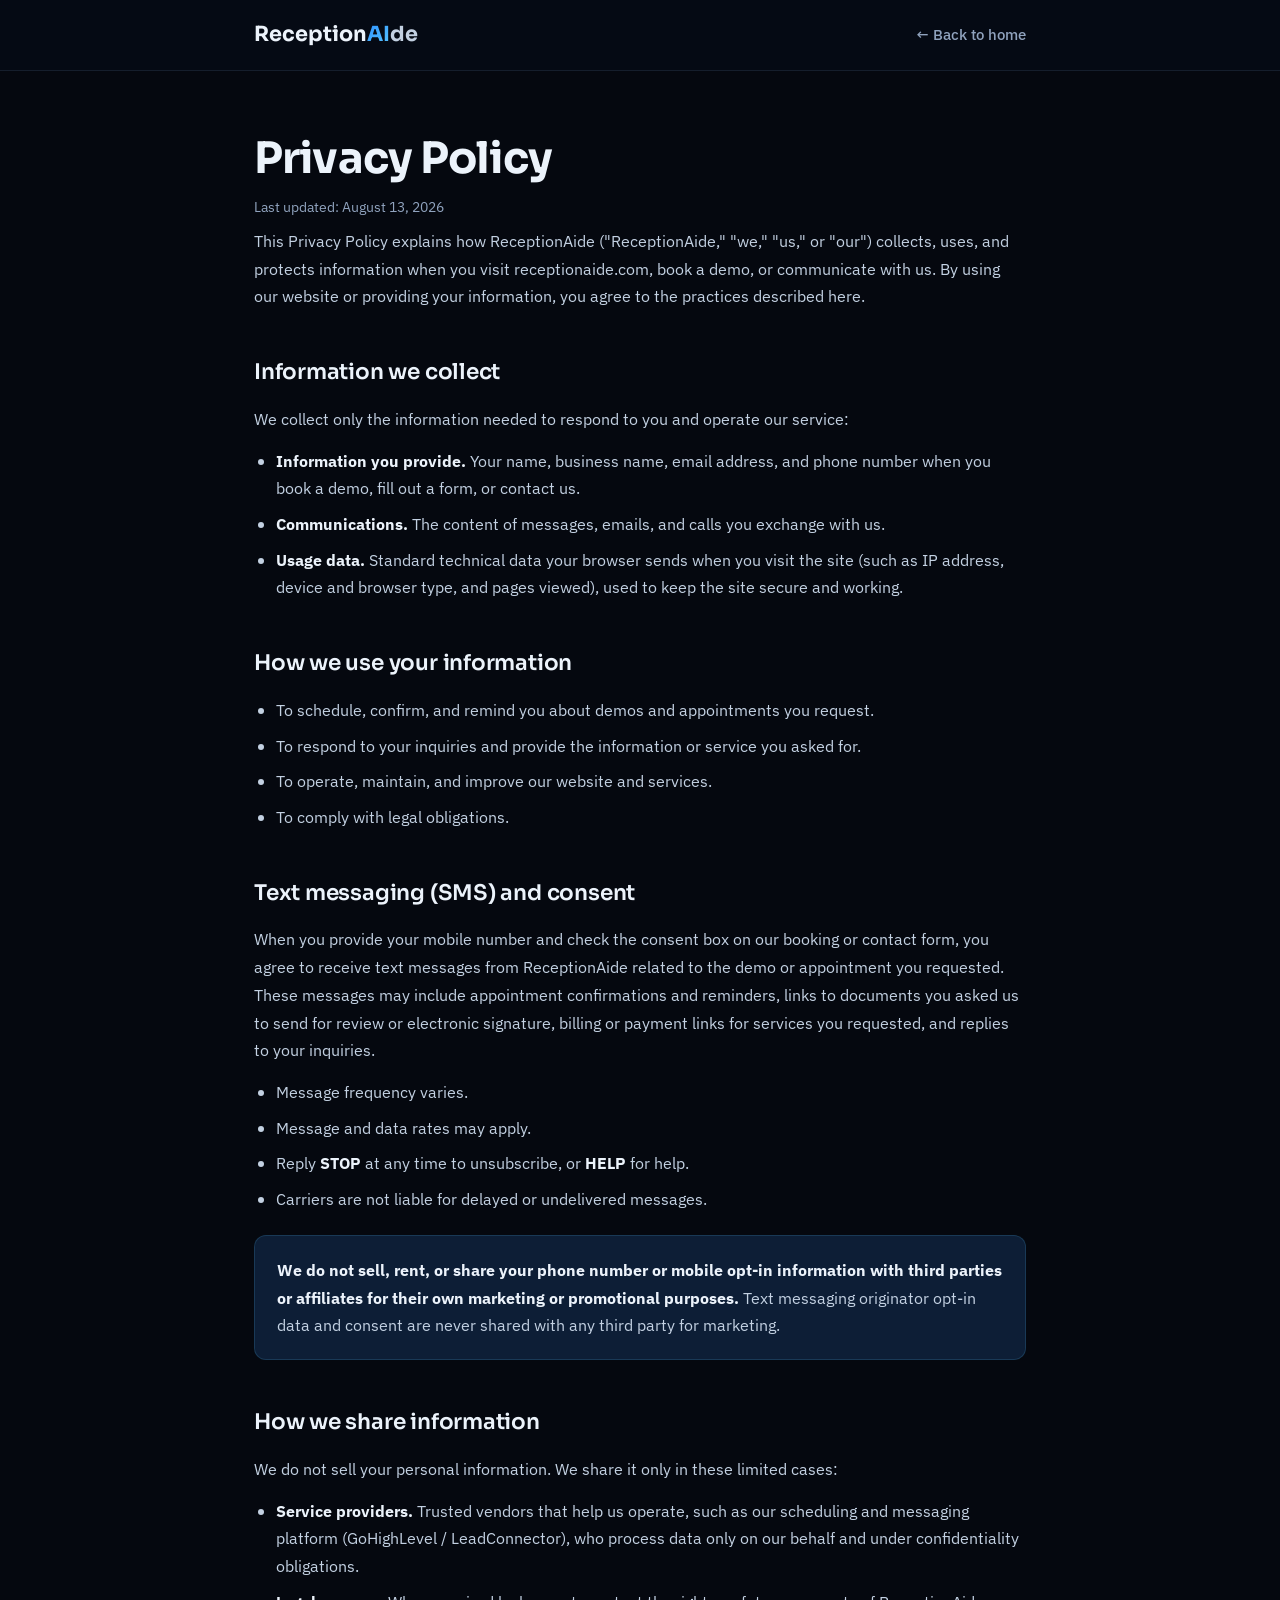
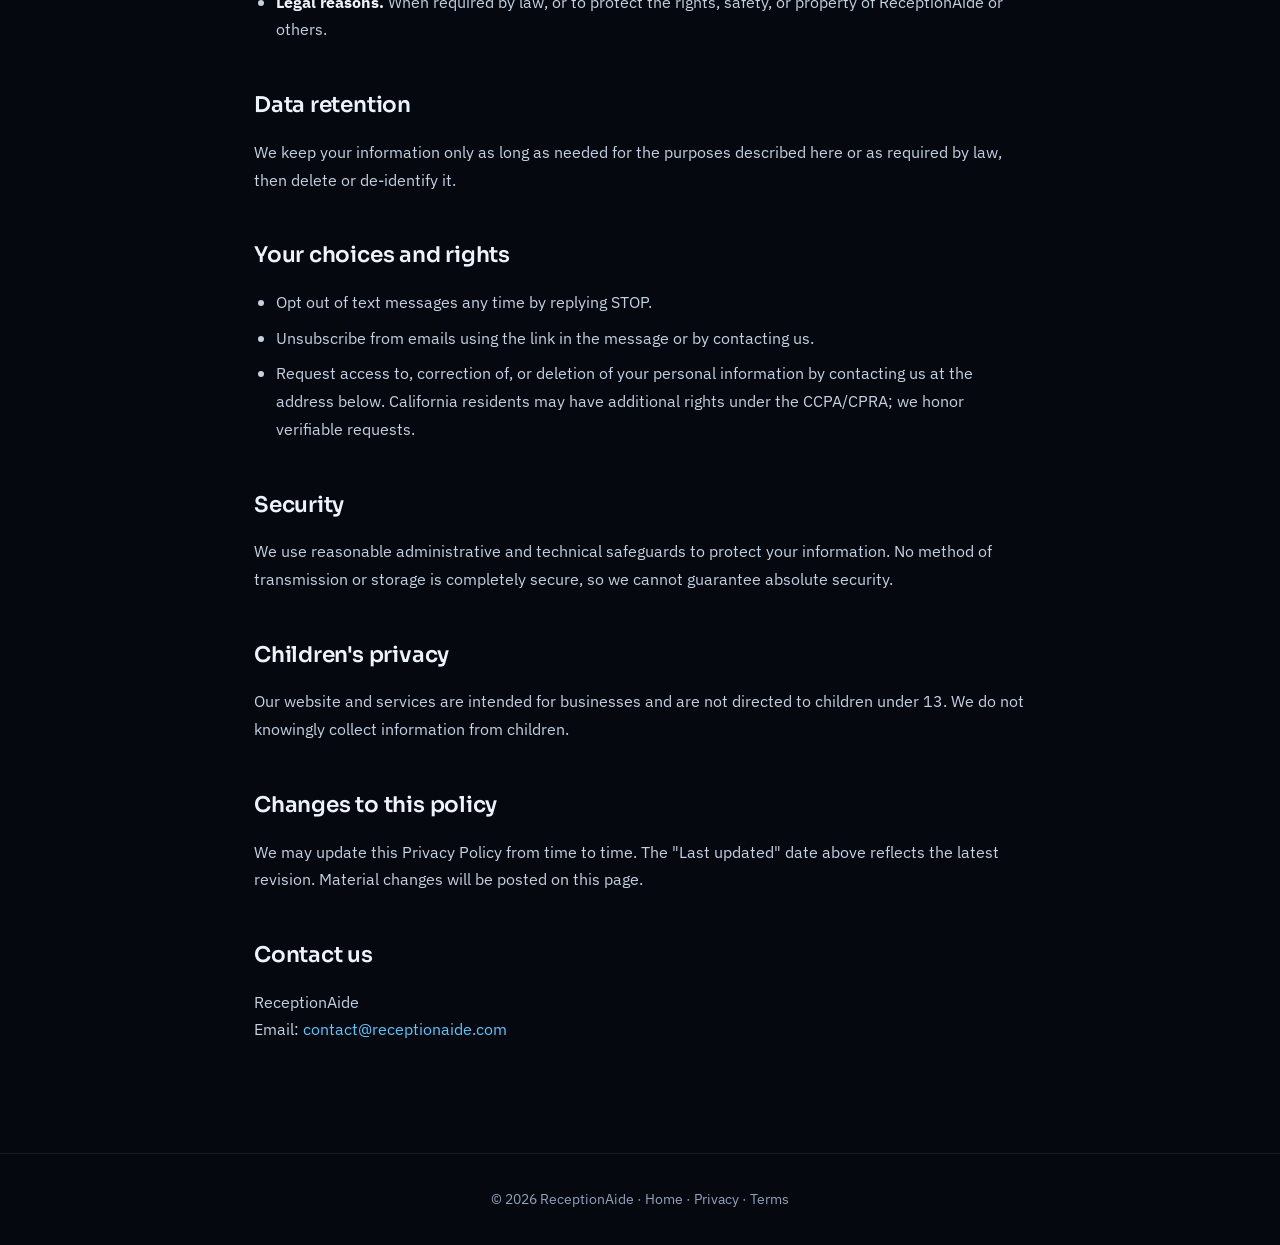
<file: privacy.html>
<!DOCTYPE html>
<html lang="en">
<head>
<meta charset="UTF-8">
<meta name="viewport" content="width=device-width, initial-scale=1.0">
<title>Privacy Policy — ReceptionAide</title>
<meta name="description" content="ReceptionAide privacy policy: what we collect, how we use it, and how our text messaging consent and opt-out work.">
<meta name="robots" content="index,follow">
<meta name="theme-color" content="#05080F">
<link rel="icon" href="data:image/svg+xml,<svg xmlns='http://www.w3.org/2000/svg' viewBox='0 0 40 40'><path d='M20 5 L34 33 H26 L20 20 L14 33 H6 Z' fill='%235BC8FF'/><circle cx='20' cy='27' r='3.4' fill='%235BC8FF'/></svg>">
<link rel="preconnect" href="https://fonts.googleapis.com">
<link rel="preconnect" href="https://fonts.gstatic.com" crossorigin>
<link href="https://fonts.googleapis.com/css2?family=Sora:wght@400;600;700;800&family=IBM+Plex+Sans:wght@400;500;600&display=swap" rel="stylesheet">
<style>
  :root{
    --ink:#05080F;--navy:#0A1628;--panel:#0D1E36;
    --line:rgba(91,200,255,.16);--line-soft:rgba(120,150,190,.14);
    --blue:#2A8FFF;--cyan:#5BC8FF;--silver:#C3D1E2;--white:#ECF3FB;--muted:#90A3BE;
    --grad:linear-gradient(135deg,#2A8FFF 0%,#5BC8FF 100%);--maxw:820px;
  }
  *{box-sizing:border-box;margin:0;padding:0}
  html{scroll-behavior:smooth}
  body{background:var(--ink);color:var(--white);font-family:"IBM Plex Sans",system-ui,sans-serif;line-height:1.7;-webkit-font-smoothing:antialiased;overflow-x:hidden;overflow-x:clip}
  a{color:var(--cyan);text-decoration:none}
  a:hover{text-decoration:underline}
  .wrap{max-width:var(--maxw);margin:0 auto;padding:0 24px}
  header{position:sticky;top:0;z-index:100;background:rgba(7,12,22,.82);backdrop-filter:blur(14px);border-bottom:1px solid var(--line-soft)}
  .nav{display:flex;align-items:center;justify-content:space-between;height:70px}
  .brand{font-family:"Sora",sans-serif;font-weight:700;font-size:1.3rem}
  .wordmark .r{color:var(--white)}
  .wordmark .ai{background:var(--grad);-webkit-background-clip:text;background-clip:text;color:transparent}
  .wordmark .de{color:var(--silver)}
  .nav a.back{color:var(--muted);font-size:.95rem;font-weight:500}
  .nav a.back:hover{color:var(--white);text-decoration:none}
  main{padding:64px 0 96px}
  h1{font-family:"Sora",sans-serif;font-size:clamp(2rem,5vw,2.7rem);font-weight:700;letter-spacing:-.02em;line-height:1.1}
  .updated{color:var(--muted);font-size:.9rem;margin-top:12px;margin-bottom:8px}
  h2{font-family:"Sora",sans-serif;font-size:1.35rem;font-weight:600;letter-spacing:-.01em;margin-top:44px;margin-bottom:14px;color:var(--white)}
  p,li{color:var(--silver);font-size:1.02rem;margin-bottom:14px}
  ul{padding-left:22px;margin-bottom:14px}
  li{margin-bottom:8px}
  strong{color:var(--white)}
  .callout{background:var(--panel);border:1px solid var(--line);border-radius:12px;padding:20px 22px;margin:22px 0}
  .callout p:last-child{margin-bottom:0}
  footer{border-top:1px solid var(--line-soft);padding:34px 0}
  .copy{color:var(--muted);font-size:.85rem;text-align:center}
  .copy a{color:var(--muted)}
</style>
</head>
<body>
<header>
  <div class="wrap">
    <nav class="nav">
      <a href="/" class="brand"><span class="wordmark"><span class="r">Reception</span><span class="ai">AI</span><span class="de">de</span></span></a>
      <a href="/" class="back">&larr; Back to home</a>
    </nav>
  </div>
</header>
<main>
  <div class="wrap">
    <h1>Privacy Policy</h1>
    <p class="updated">Last updated: August 13, 2026</p>

    <p>This Privacy Policy explains how ReceptionAide ("ReceptionAide," "we," "us," or "our") collects, uses, and protects information when you visit receptionaide.com, book a demo, or communicate with us. By using our website or providing your information, you agree to the practices described here.</p>

    <h2>Information we collect</h2>
    <p>We collect only the information needed to respond to you and operate our service:</p>
    <ul>
      <li><strong>Information you provide.</strong> Your name, business name, email address, and phone number when you book a demo, fill out a form, or contact us.</li>
      <li><strong>Communications.</strong> The content of messages, emails, and calls you exchange with us.</li>
      <li><strong>Usage data.</strong> Standard technical data your browser sends when you visit the site (such as IP address, device and browser type, and pages viewed), used to keep the site secure and working.</li>
    </ul>

    <h2>How we use your information</h2>
    <ul>
      <li>To schedule, confirm, and remind you about demos and appointments you request.</li>
      <li>To respond to your inquiries and provide the information or service you asked for.</li>
      <li>To operate, maintain, and improve our website and services.</li>
      <li>To comply with legal obligations.</li>
    </ul>

    <h2>Text messaging (SMS) and consent</h2>
    <p>When you provide your mobile number and check the consent box on our booking or contact form, you agree to receive text messages from ReceptionAide related to the demo or appointment you requested. These messages may include appointment confirmations and reminders, links to documents you asked us to send for review or electronic signature, billing or payment links for services you requested, and replies to your inquiries.</p>
    <ul>
      <li>Message frequency varies.</li>
      <li>Message and data rates may apply.</li>
      <li>Reply <strong>STOP</strong> at any time to unsubscribe, or <strong>HELP</strong> for help.</li>
      <li>Carriers are not liable for delayed or undelivered messages.</li>
    </ul>
    <div class="callout">
      <p><strong>We do not sell, rent, or share your phone number or mobile opt-in information with third parties or affiliates for their own marketing or promotional purposes.</strong> Text messaging originator opt-in data and consent are never shared with any third party for marketing.</p>
    </div>

    <h2>How we share information</h2>
    <p>We do not sell your personal information. We share it only in these limited cases:</p>
    <ul>
      <li><strong>Service providers.</strong> Trusted vendors that help us operate, such as our scheduling and messaging platform (GoHighLevel / LeadConnector), who process data only on our behalf and under confidentiality obligations.</li>
      <li><strong>Legal reasons.</strong> When required by law, or to protect the rights, safety, or property of ReceptionAide or others.</li>
    </ul>

    <h2>Data retention</h2>
    <p>We keep your information only as long as needed for the purposes described here or as required by law, then delete or de-identify it.</p>

    <h2>Your choices and rights</h2>
    <ul>
      <li>Opt out of text messages any time by replying STOP.</li>
      <li>Unsubscribe from emails using the link in the message or by contacting us.</li>
      <li>Request access to, correction of, or deletion of your personal information by contacting us at the address below. California residents may have additional rights under the CCPA/CPRA; we honor verifiable requests.</li>
    </ul>

    <h2>Security</h2>
    <p>We use reasonable administrative and technical safeguards to protect your information. No method of transmission or storage is completely secure, so we cannot guarantee absolute security.</p>

    <h2>Children's privacy</h2>
    <p>Our website and services are intended for businesses and are not directed to children under 13. We do not knowingly collect information from children.</p>

    <h2>Changes to this policy</h2>
    <p>We may update this Privacy Policy from time to time. The "Last updated" date above reflects the latest revision. Material changes will be posted on this page.</p>

    <h2>Contact us</h2>
    <p>
      ReceptionAide<br>
      Email: <a href="mailto:contact@receptionaide.com">contact@receptionaide.com</a>
    </p>
  </div>
</main>
<footer>
  <div class="wrap">
    <div class="copy">© 2026 ReceptionAide · <a href="/">Home</a> · <a href="/privacy.html">Privacy</a> · <a href="/terms.html">Terms</a></div>
  </div>
</footer>
</body>
</html>
</file>
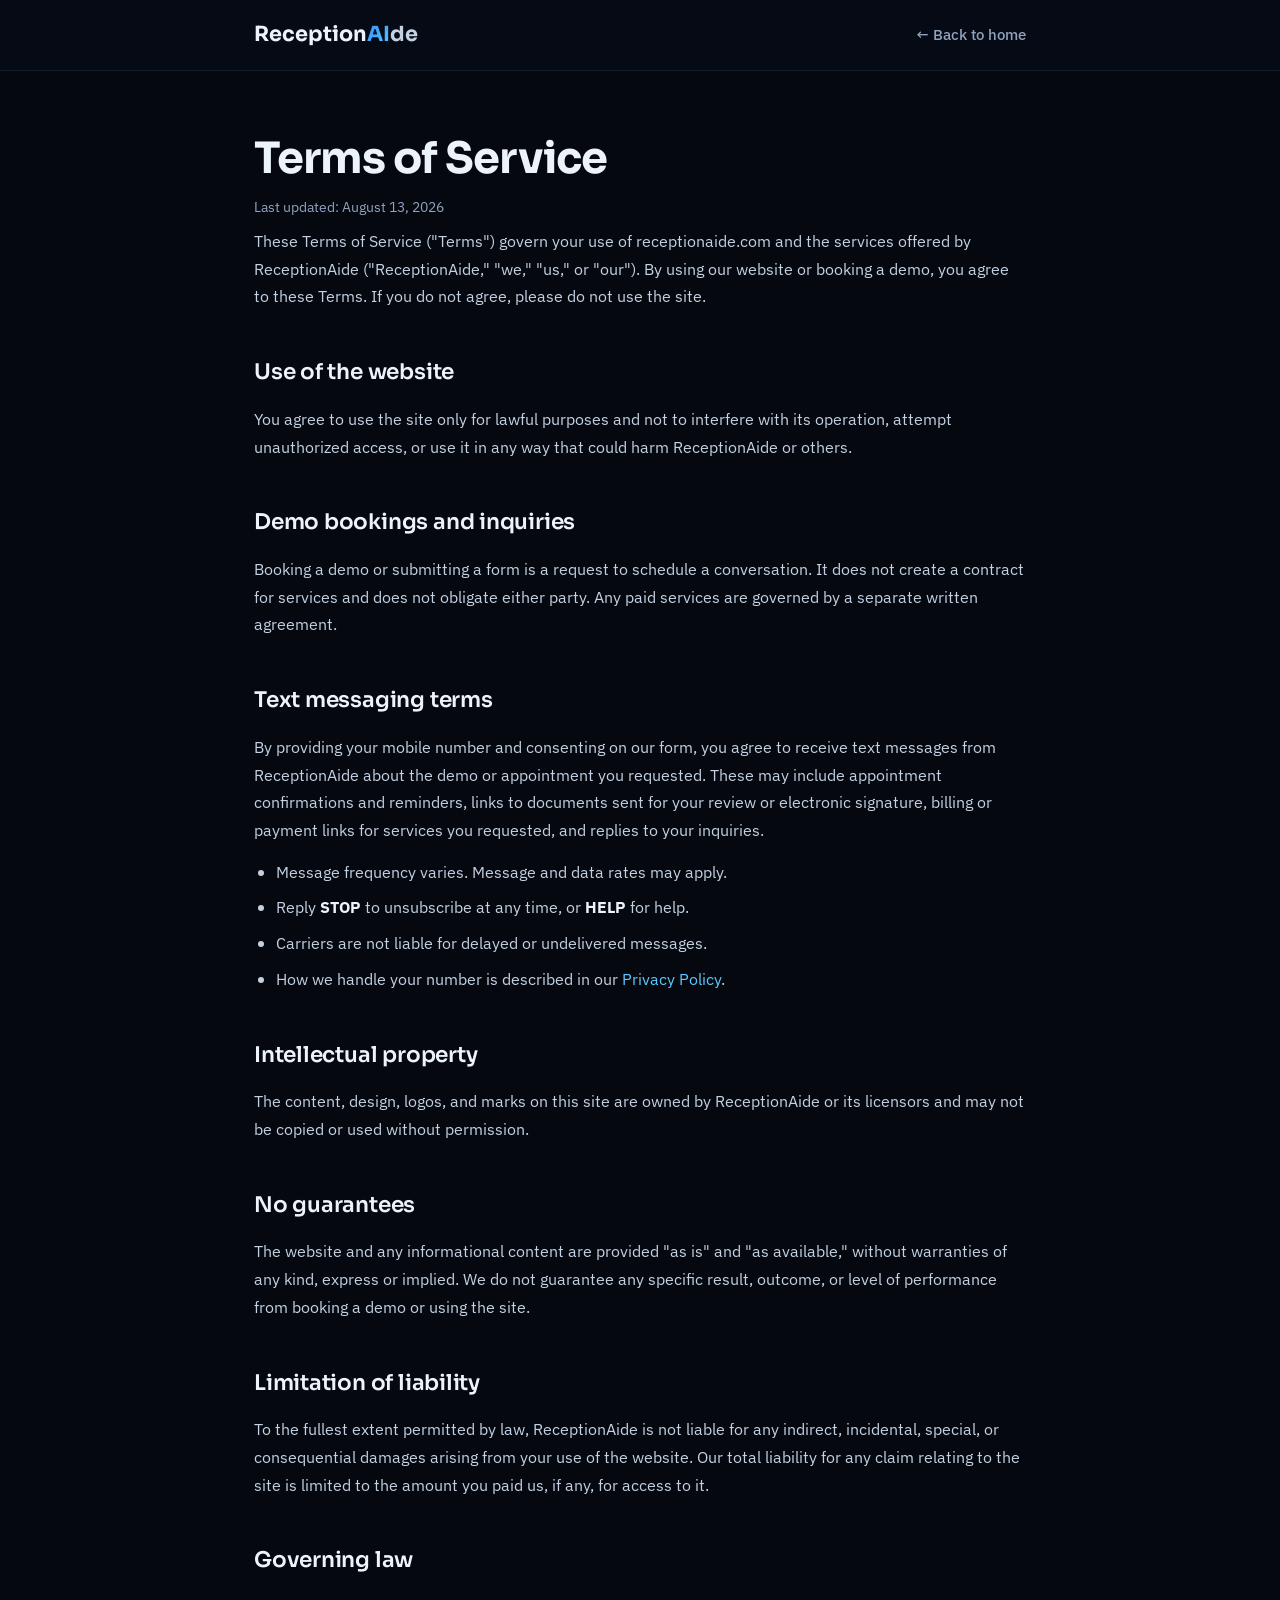
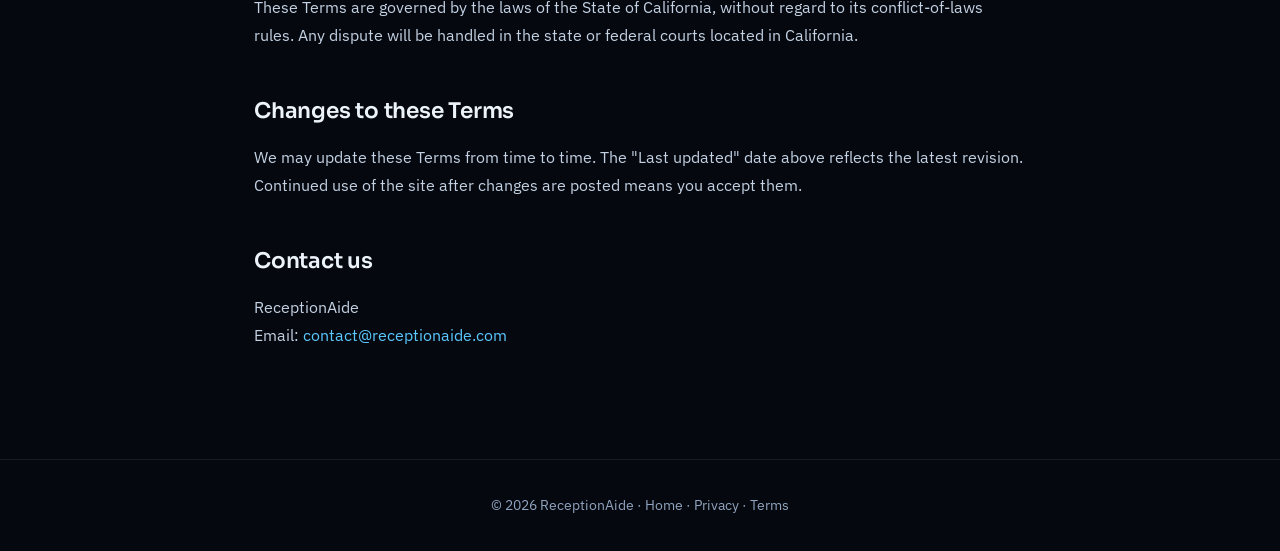
<file: terms.html>
<!DOCTYPE html>
<html lang="en">
<head>
<meta charset="UTF-8">
<meta name="viewport" content="width=device-width, initial-scale=1.0">
<title>Terms of Service — ReceptionAide</title>
<meta name="description" content="ReceptionAide terms of service, including website use, demo bookings, and text messaging terms.">
<meta name="robots" content="index,follow">
<meta name="theme-color" content="#05080F">
<link rel="icon" href="data:image/svg+xml,<svg xmlns='http://www.w3.org/2000/svg' viewBox='0 0 40 40'><path d='M20 5 L34 33 H26 L20 20 L14 33 H6 Z' fill='%235BC8FF'/><circle cx='20' cy='27' r='3.4' fill='%235BC8FF'/></svg>">
<link rel="preconnect" href="https://fonts.googleapis.com">
<link rel="preconnect" href="https://fonts.gstatic.com" crossorigin>
<link href="https://fonts.googleapis.com/css2?family=Sora:wght@400;600;700;800&family=IBM+Plex+Sans:wght@400;500;600&display=swap" rel="stylesheet">
<style>
  :root{
    --ink:#05080F;--navy:#0A1628;--panel:#0D1E36;
    --line:rgba(91,200,255,.16);--line-soft:rgba(120,150,190,.14);
    --blue:#2A8FFF;--cyan:#5BC8FF;--silver:#C3D1E2;--white:#ECF3FB;--muted:#90A3BE;
    --grad:linear-gradient(135deg,#2A8FFF 0%,#5BC8FF 100%);--maxw:820px;
  }
  *{box-sizing:border-box;margin:0;padding:0}
  html{scroll-behavior:smooth}
  body{background:var(--ink);color:var(--white);font-family:"IBM Plex Sans",system-ui,sans-serif;line-height:1.7;-webkit-font-smoothing:antialiased;overflow-x:hidden;overflow-x:clip}
  a{color:var(--cyan);text-decoration:none}
  a:hover{text-decoration:underline}
  .wrap{max-width:var(--maxw);margin:0 auto;padding:0 24px}
  header{position:sticky;top:0;z-index:100;background:rgba(7,12,22,.82);backdrop-filter:blur(14px);border-bottom:1px solid var(--line-soft)}
  .nav{display:flex;align-items:center;justify-content:space-between;height:70px}
  .brand{font-family:"Sora",sans-serif;font-weight:700;font-size:1.3rem}
  .wordmark .r{color:var(--white)}
  .wordmark .ai{background:var(--grad);-webkit-background-clip:text;background-clip:text;color:transparent}
  .wordmark .de{color:var(--silver)}
  .nav a.back{color:var(--muted);font-size:.95rem;font-weight:500}
  .nav a.back:hover{color:var(--white);text-decoration:none}
  main{padding:64px 0 96px}
  h1{font-family:"Sora",sans-serif;font-size:clamp(2rem,5vw,2.7rem);font-weight:700;letter-spacing:-.02em;line-height:1.1}
  .updated{color:var(--muted);font-size:.9rem;margin-top:12px;margin-bottom:8px}
  h2{font-family:"Sora",sans-serif;font-size:1.35rem;font-weight:600;letter-spacing:-.01em;margin-top:44px;margin-bottom:14px;color:var(--white)}
  p,li{color:var(--silver);font-size:1.02rem;margin-bottom:14px}
  ul{padding-left:22px;margin-bottom:14px}
  li{margin-bottom:8px}
  strong{color:var(--white)}
  footer{border-top:1px solid var(--line-soft);padding:34px 0}
  .copy{color:var(--muted);font-size:.85rem;text-align:center}
  .copy a{color:var(--muted)}
</style>
</head>
<body>
<header>
  <div class="wrap">
    <nav class="nav">
      <a href="/" class="brand"><span class="wordmark"><span class="r">Reception</span><span class="ai">AI</span><span class="de">de</span></span></a>
      <a href="/" class="back">&larr; Back to home</a>
    </nav>
  </div>
</header>
<main>
  <div class="wrap">
    <h1>Terms of Service</h1>
    <p class="updated">Last updated: August 13, 2026</p>

    <p>These Terms of Service ("Terms") govern your use of receptionaide.com and the services offered by ReceptionAide ("ReceptionAide," "we," "us," or "our"). By using our website or booking a demo, you agree to these Terms. If you do not agree, please do not use the site.</p>

    <h2>Use of the website</h2>
    <p>You agree to use the site only for lawful purposes and not to interfere with its operation, attempt unauthorized access, or use it in any way that could harm ReceptionAide or others.</p>

    <h2>Demo bookings and inquiries</h2>
    <p>Booking a demo or submitting a form is a request to schedule a conversation. It does not create a contract for services and does not obligate either party. Any paid services are governed by a separate written agreement.</p>

    <h2>Text messaging terms</h2>
    <p>By providing your mobile number and consenting on our form, you agree to receive text messages from ReceptionAide about the demo or appointment you requested. These may include appointment confirmations and reminders, links to documents sent for your review or electronic signature, billing or payment links for services you requested, and replies to your inquiries.</p>
    <ul>
      <li>Message frequency varies. Message and data rates may apply.</li>
      <li>Reply <strong>STOP</strong> to unsubscribe at any time, or <strong>HELP</strong> for help.</li>
      <li>Carriers are not liable for delayed or undelivered messages.</li>
      <li>How we handle your number is described in our <a href="/privacy.html">Privacy Policy</a>.</li>
    </ul>

    <h2>Intellectual property</h2>
    <p>The content, design, logos, and marks on this site are owned by ReceptionAide or its licensors and may not be copied or used without permission.</p>

    <h2>No guarantees</h2>
    <p>The website and any informational content are provided "as is" and "as available," without warranties of any kind, express or implied. We do not guarantee any specific result, outcome, or level of performance from booking a demo or using the site.</p>

    <h2>Limitation of liability</h2>
    <p>To the fullest extent permitted by law, ReceptionAide is not liable for any indirect, incidental, special, or consequential damages arising from your use of the website. Our total liability for any claim relating to the site is limited to the amount you paid us, if any, for access to it.</p>

    <h2>Governing law</h2>
    <p>These Terms are governed by the laws of the State of California, without regard to its conflict-of-laws rules. Any dispute will be handled in the state or federal courts located in California.</p>

    <h2>Changes to these Terms</h2>
    <p>We may update these Terms from time to time. The "Last updated" date above reflects the latest revision. Continued use of the site after changes are posted means you accept them.</p>

    <h2>Contact us</h2>
    <p>
      ReceptionAide<br>
      Email: <a href="mailto:contact@receptionaide.com">contact@receptionaide.com</a>
    </p>
  </div>
</main>
<footer>
  <div class="wrap">
    <div class="copy">© 2026 ReceptionAide · <a href="/">Home</a> · <a href="/privacy.html">Privacy</a> · <a href="/terms.html">Terms</a></div>
  </div>
</footer>
</body>
</html>
</file>
<file: scroll-story.css>
/* scroll-story.css  v1 (2026-10-20), synced 2026-10-20. Densolv scroll motion: reveal, pinned scrub, chapter nav.
   Master: Densolve HQ/templates/scroll-story/scroll-story.css. A property's copy keeps this header and adds "synced <date>".
   Pairs with scroll-story.js. Without JavaScript nothing is hidden and nothing pins. */

:root {
  --ss-reveal-y: 20px;          /* how far a revealed element rises, 16 to 24px */
  --ss-reveal-dur: .6s;         /* 0.5 to 0.7s */
  --ss-reveal-ease: cubic-bezier(.2, .7, .2, 1);
  --ss-stagger: .1s;            /* delay between siblings inside .ss-stagger */
  --ss-scrub-height: 250vh;     /* how long the pinned scene holds, 200 to 300vh */
  --ss-copy-fade: .25;          /* the copy layer is gone by this fraction of the scrub */
  --ss-chapter-color: rgba(255, 255, 255, .45);
  --ss-chapter-active: #fff;
  --ss-chapter-left: 28px;
}

/* ---------- A. Reveal ---------- */
.ss-js .ss-reveal {
  opacity: 0;
  transform: translateY(var(--ss-reveal-y));
  transition: opacity var(--ss-reveal-dur) var(--ss-reveal-ease), transform var(--ss-reveal-dur) var(--ss-reveal-ease);
}
.ss-js .ss-reveal.is-in { opacity: 1; transform: none; }
.ss-stagger > .ss-reveal:nth-child(2) { transition-delay: calc(var(--ss-stagger) * 1); }
.ss-stagger > .ss-reveal:nth-child(3) { transition-delay: calc(var(--ss-stagger) * 2); }
.ss-stagger > .ss-reveal:nth-child(4) { transition-delay: calc(var(--ss-stagger) * 3); }
.ss-stagger > .ss-reveal:nth-child(5) { transition-delay: calc(var(--ss-stagger) * 4); }
.ss-stagger > .ss-reveal:nth-child(6) { transition-delay: calc(var(--ss-stagger) * 5); }
.ss-stagger > .ss-reveal:nth-child(7) { transition-delay: calc(var(--ss-stagger) * 6); }
.ss-stagger > .ss-reveal:nth-child(8) { transition-delay: calc(var(--ss-stagger) * 7); }
.ss-stagger > .ss-reveal:nth-child(n+9) { transition-delay: calc(var(--ss-stagger) * 8); }

/* ---------- B. Pinned scrub ----------
   Static layout first (no JavaScript, reduced motion): a picture with the copy under it. */
.ss-scrub { position: relative; }
.ss-scrub-pin { position: relative; background: #000; }
.ss-scrub-poster { display: block; width: 100%; height: auto; }
.ss-scrub-copy { position: relative; padding: 24px 6vw 40px; }
.ss-scrub-media { display: none; }

/* Pinned layout once the script runs and motion is allowed. */
.ss-js .ss-scrub:not(.is-static) { height: var(--ss-scrub-height); }
.ss-js .ss-scrub:not(.is-static) .ss-scrub-pin {
  position: sticky; top: 0; height: 100vh; overflow: hidden;
}
.ss-js .ss-scrub:not(.is-static) .ss-scrub-poster,
.ss-js .ss-scrub:not(.is-static) .ss-scrub-media {
  display: block; position: absolute; inset: 0; width: 100%; height: 100%; object-fit: cover;
}
.ss-js .ss-scrub:not(.is-static) .ss-scrub-poster { transition: opacity .3s ease-out; }
.ss-js .ss-scrub.is-ready:not(.is-static) .ss-scrub-poster { opacity: 0; }
.ss-js .ss-scrub:not(.is-static) .ss-scrub-copy {
  position: absolute; inset: 0; display: flex; flex-direction: column; justify-content: flex-end;
  padding: 0 6vw 12vh; pointer-events: none;
  opacity: calc(1 - min(1, var(--ss-p, 0) / var(--ss-copy-fade)));
  transform: translateY(calc(var(--ss-p, 0) * -40px));
}
.ss-js .ss-scrub:not(.is-static) .ss-scrub-copy a,
.ss-js .ss-scrub:not(.is-static) .ss-scrub-copy button { pointer-events: auto; }
/* data-ss-copy="end": the copy arrives in the last quarter instead of leaving in the first. */
.ss-js .ss-scrub[data-ss-copy="end"]:not(.is-static) .ss-scrub-copy {
  opacity: calc(max(0, (var(--ss-p, 0) - 0.75) / 0.25));
  transform: translateY(calc((1 - var(--ss-p, 0)) * 40px));
}

/* ---------- C. Chapter nav ---------- */
.ss-chapters {
  position: fixed; left: var(--ss-chapter-left); top: 50%; transform: translateY(-50%);
  z-index: 40; display: none;
}
@media (min-width: 900px) { .ss-js .ss-chapters { display: block; } }
.ss-chapters ul { list-style: none; margin: 0; padding: 0; display: flex; flex-direction: column; gap: 14px; }
.ss-chapters a {
  display: flex; align-items: center; gap: 10px; min-height: 24px;
  color: var(--ss-chapter-color); text-decoration: none;
  font: 500 12px/1 system-ui, sans-serif; letter-spacing: .08em; text-transform: uppercase;
}
.ss-chapters .ss-dot { width: 6px; height: 6px; border-radius: 50%; background: currentColor; flex: none; transition: transform .3s; }
.ss-chapters .ss-label { opacity: 0; transform: translateX(-4px); transition: opacity .3s, transform .3s; }
.ss-chapters a.is-active { color: var(--ss-chapter-active); }
.ss-chapters a.is-active .ss-dot { transform: scale(1.5); }
.ss-chapters a.is-active .ss-label,
.ss-chapters a:hover .ss-label,
.ss-chapters a:focus .ss-label { opacity: 1; transform: none; }
.ss-chapters a:focus-visible { outline: 2px solid currentColor; outline-offset: 4px; border-radius: 2px; }

/* ---------- Reduced motion: the static page ---------- */
@media (prefers-reduced-motion: reduce) {
  .ss-js .ss-reveal { opacity: 1; transform: none; transition: none; }
  .ss-chapters .ss-dot, .ss-chapters .ss-label { transition: none; }
}
</file>
